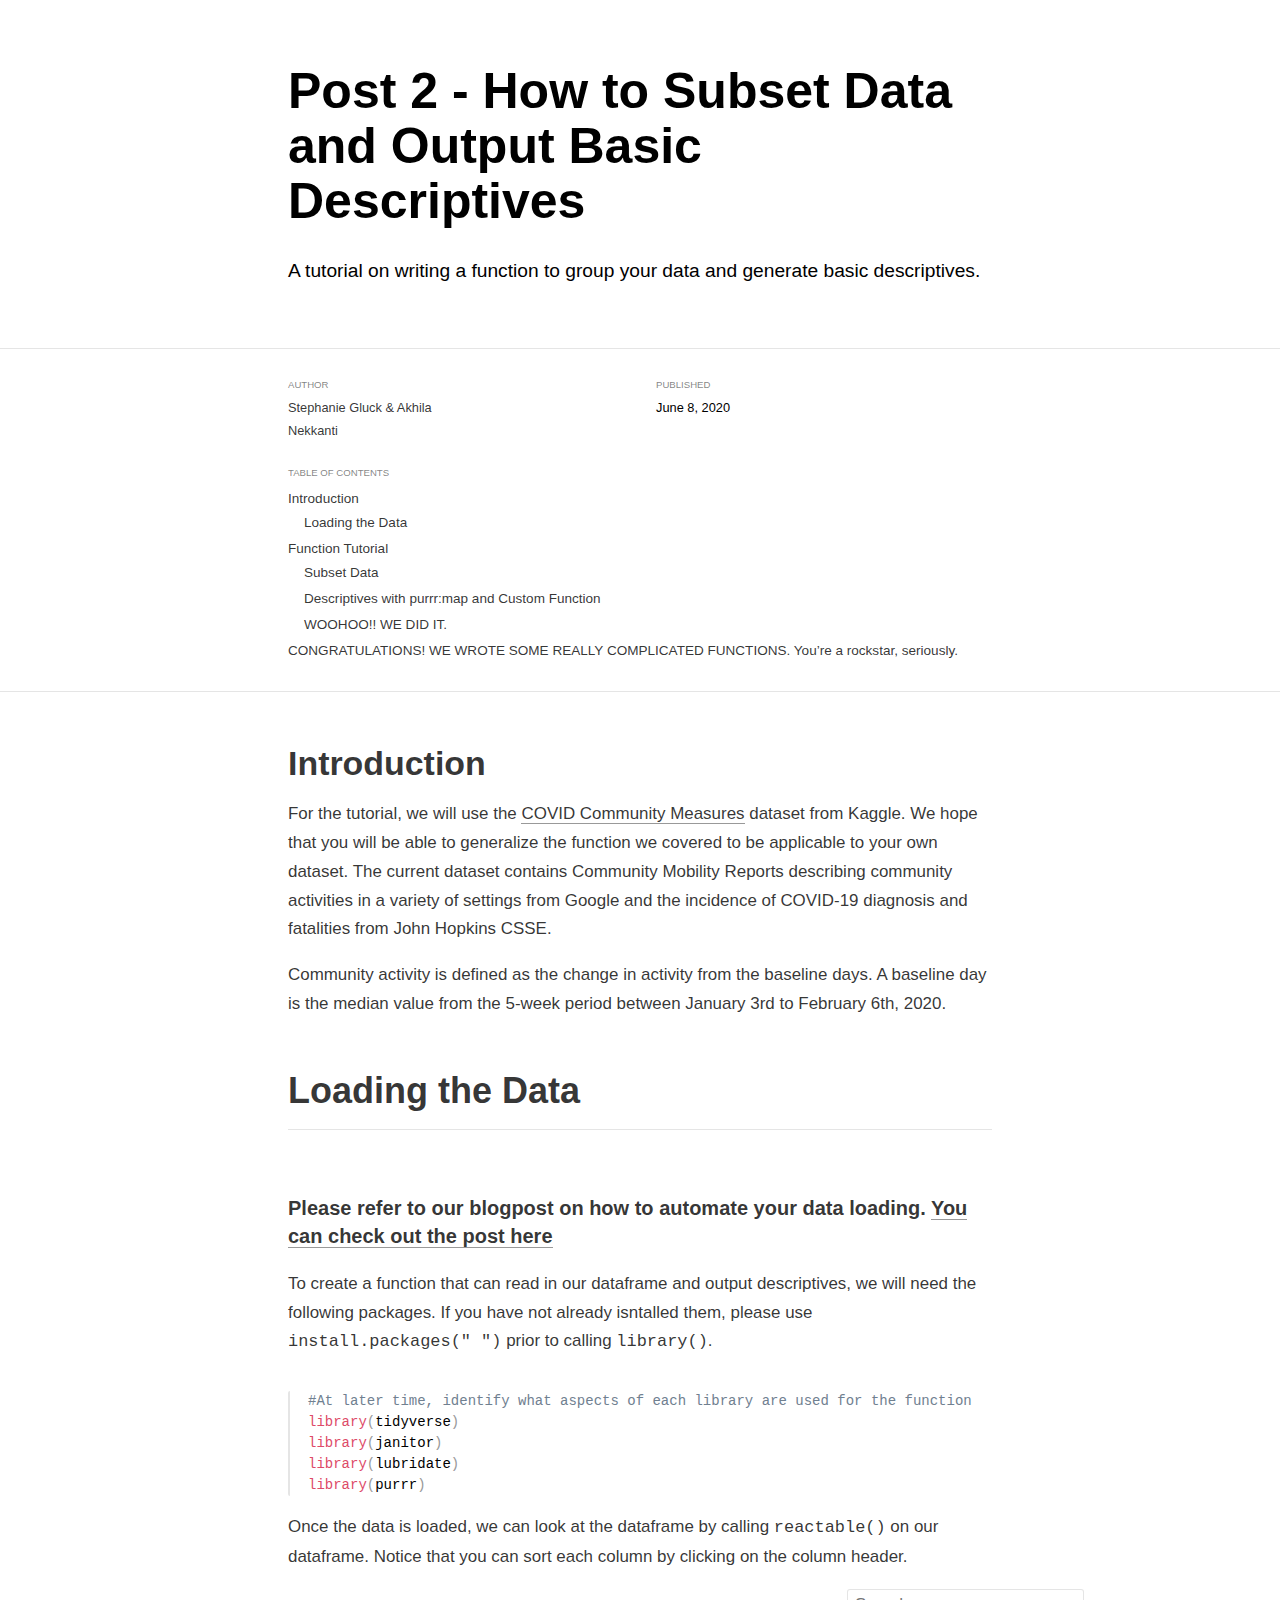
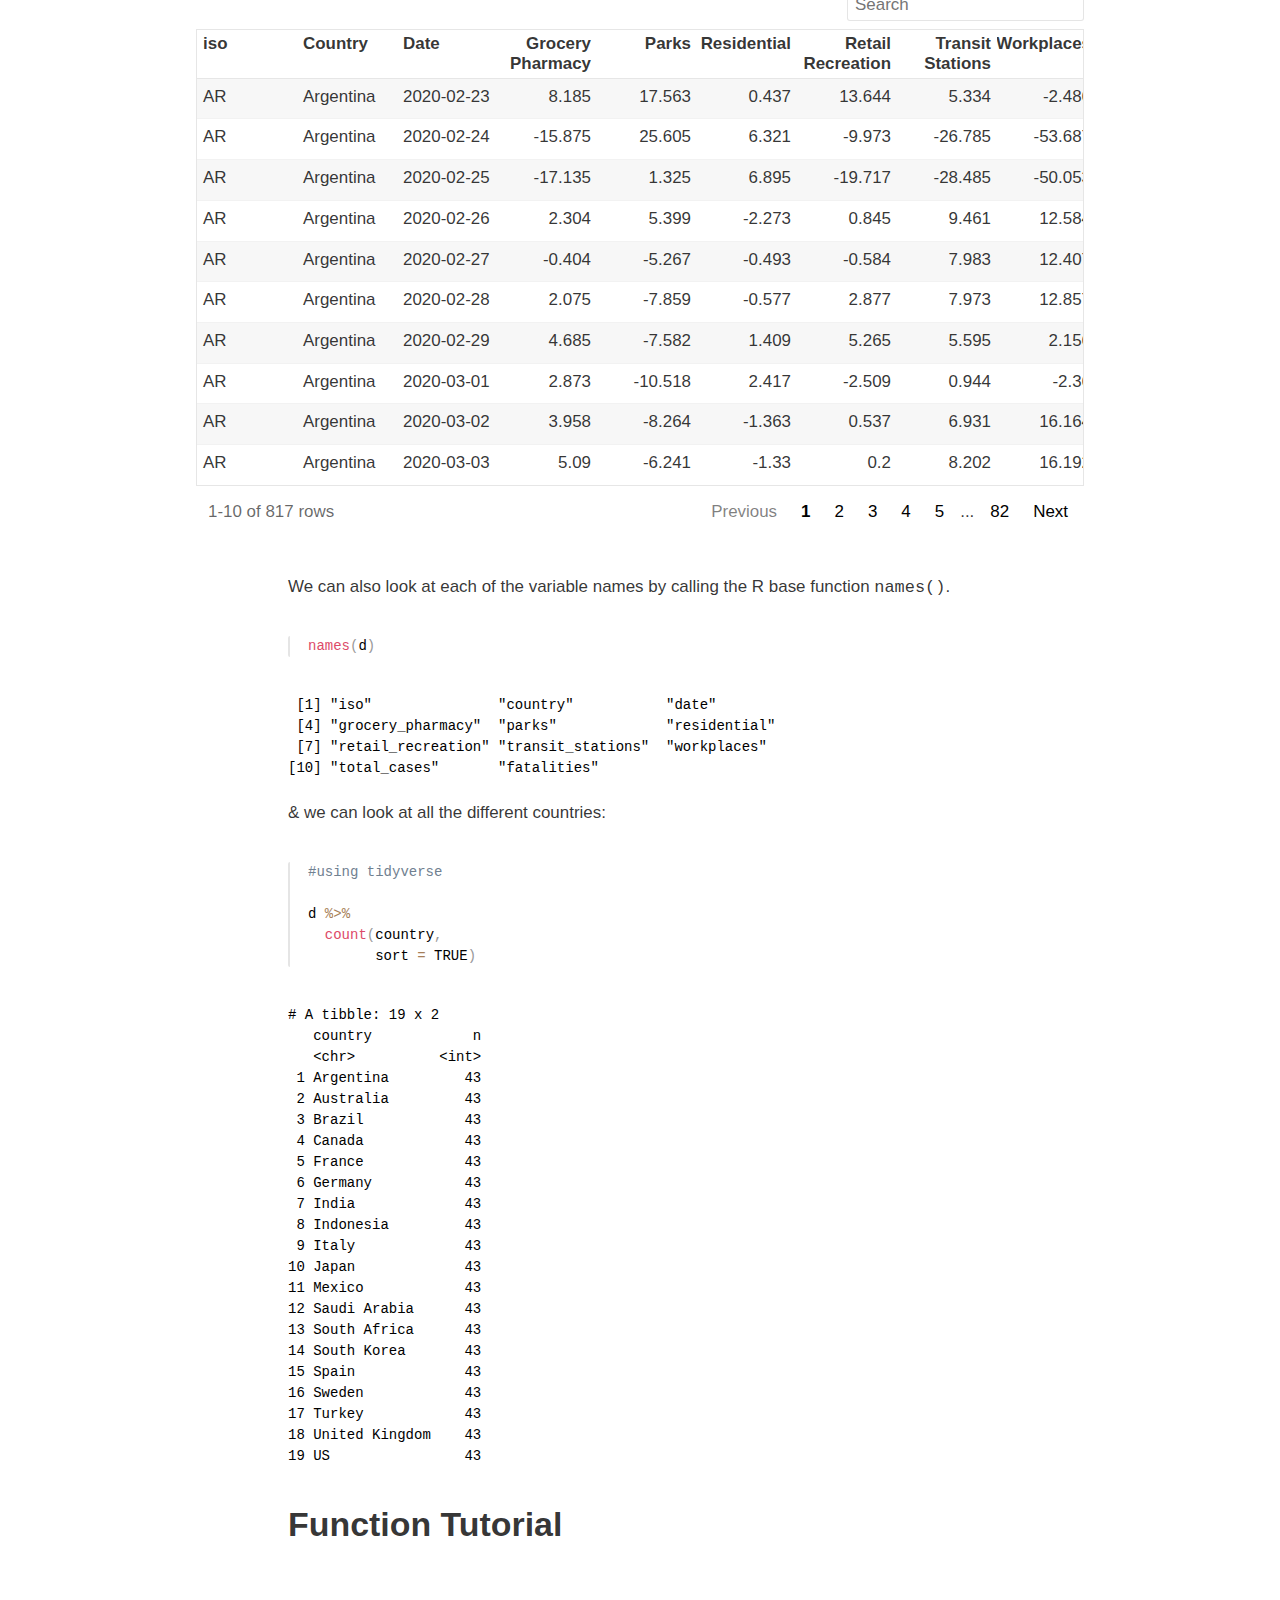
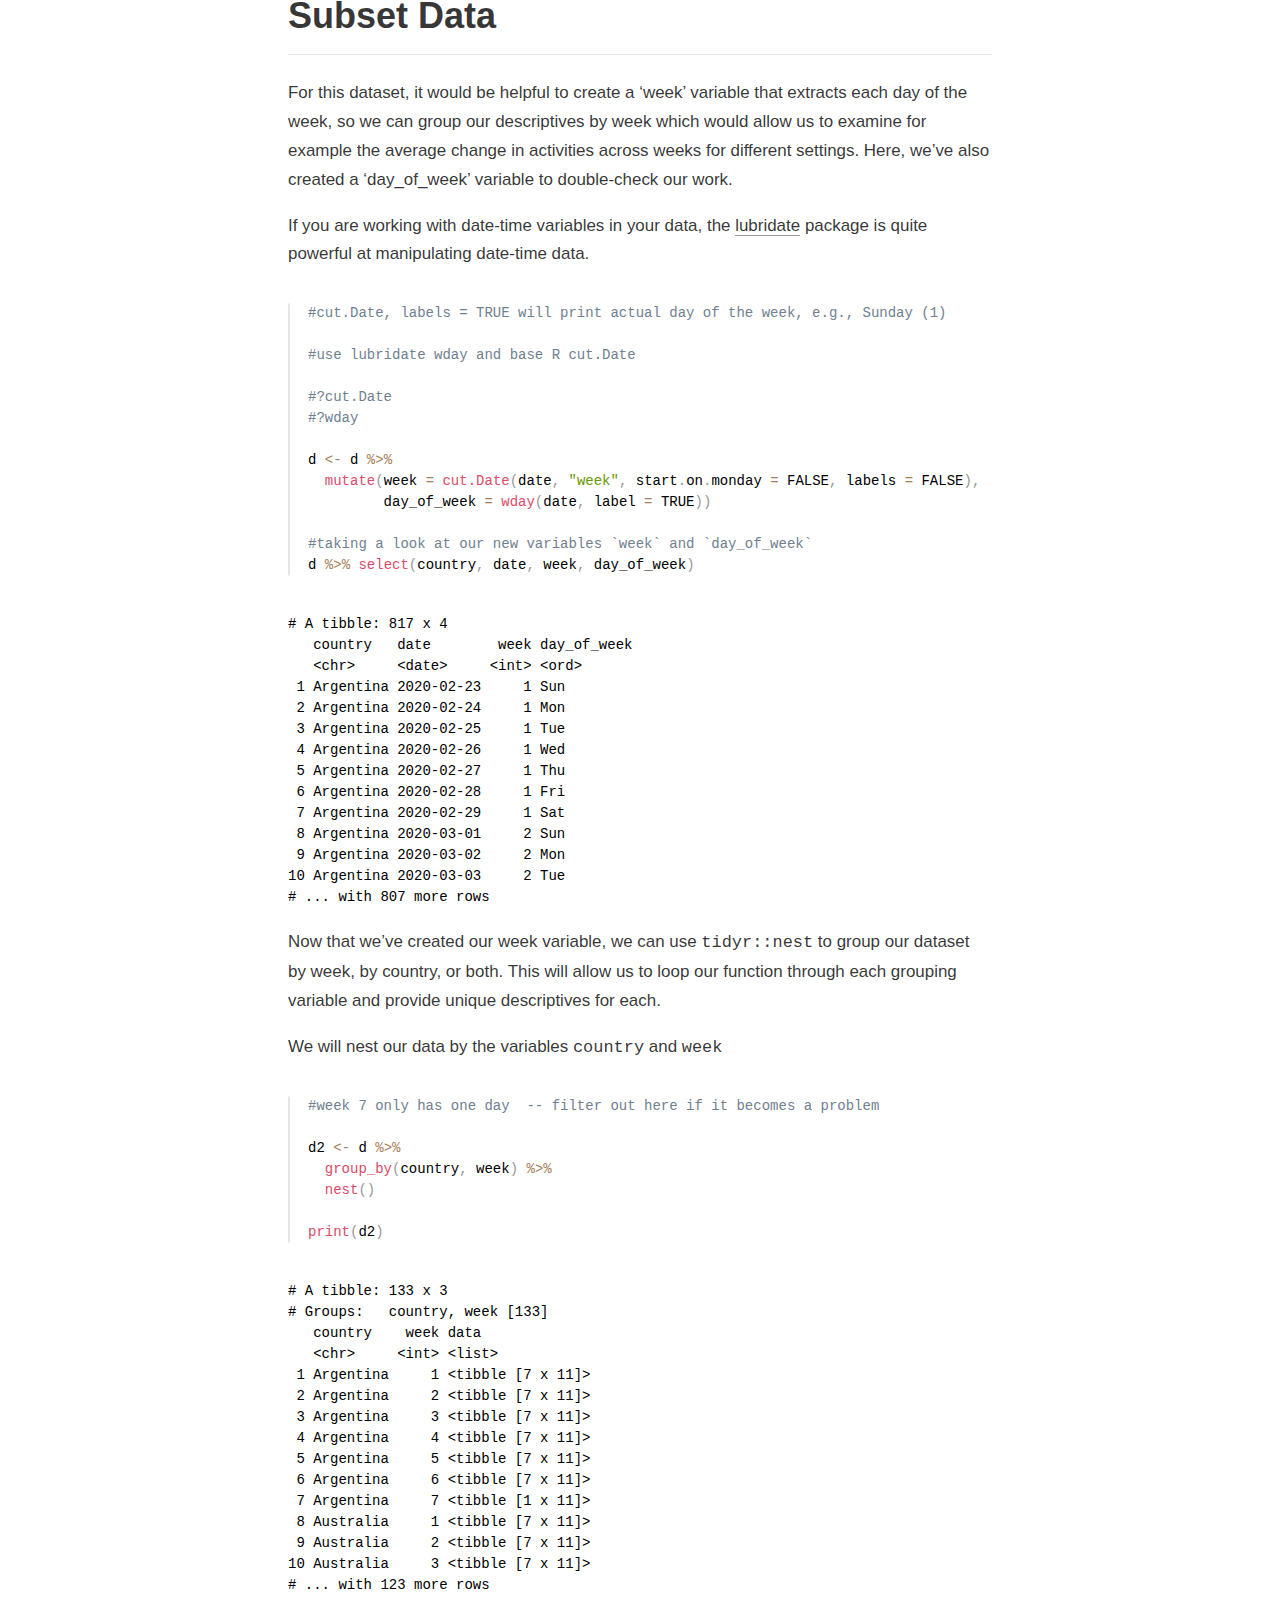
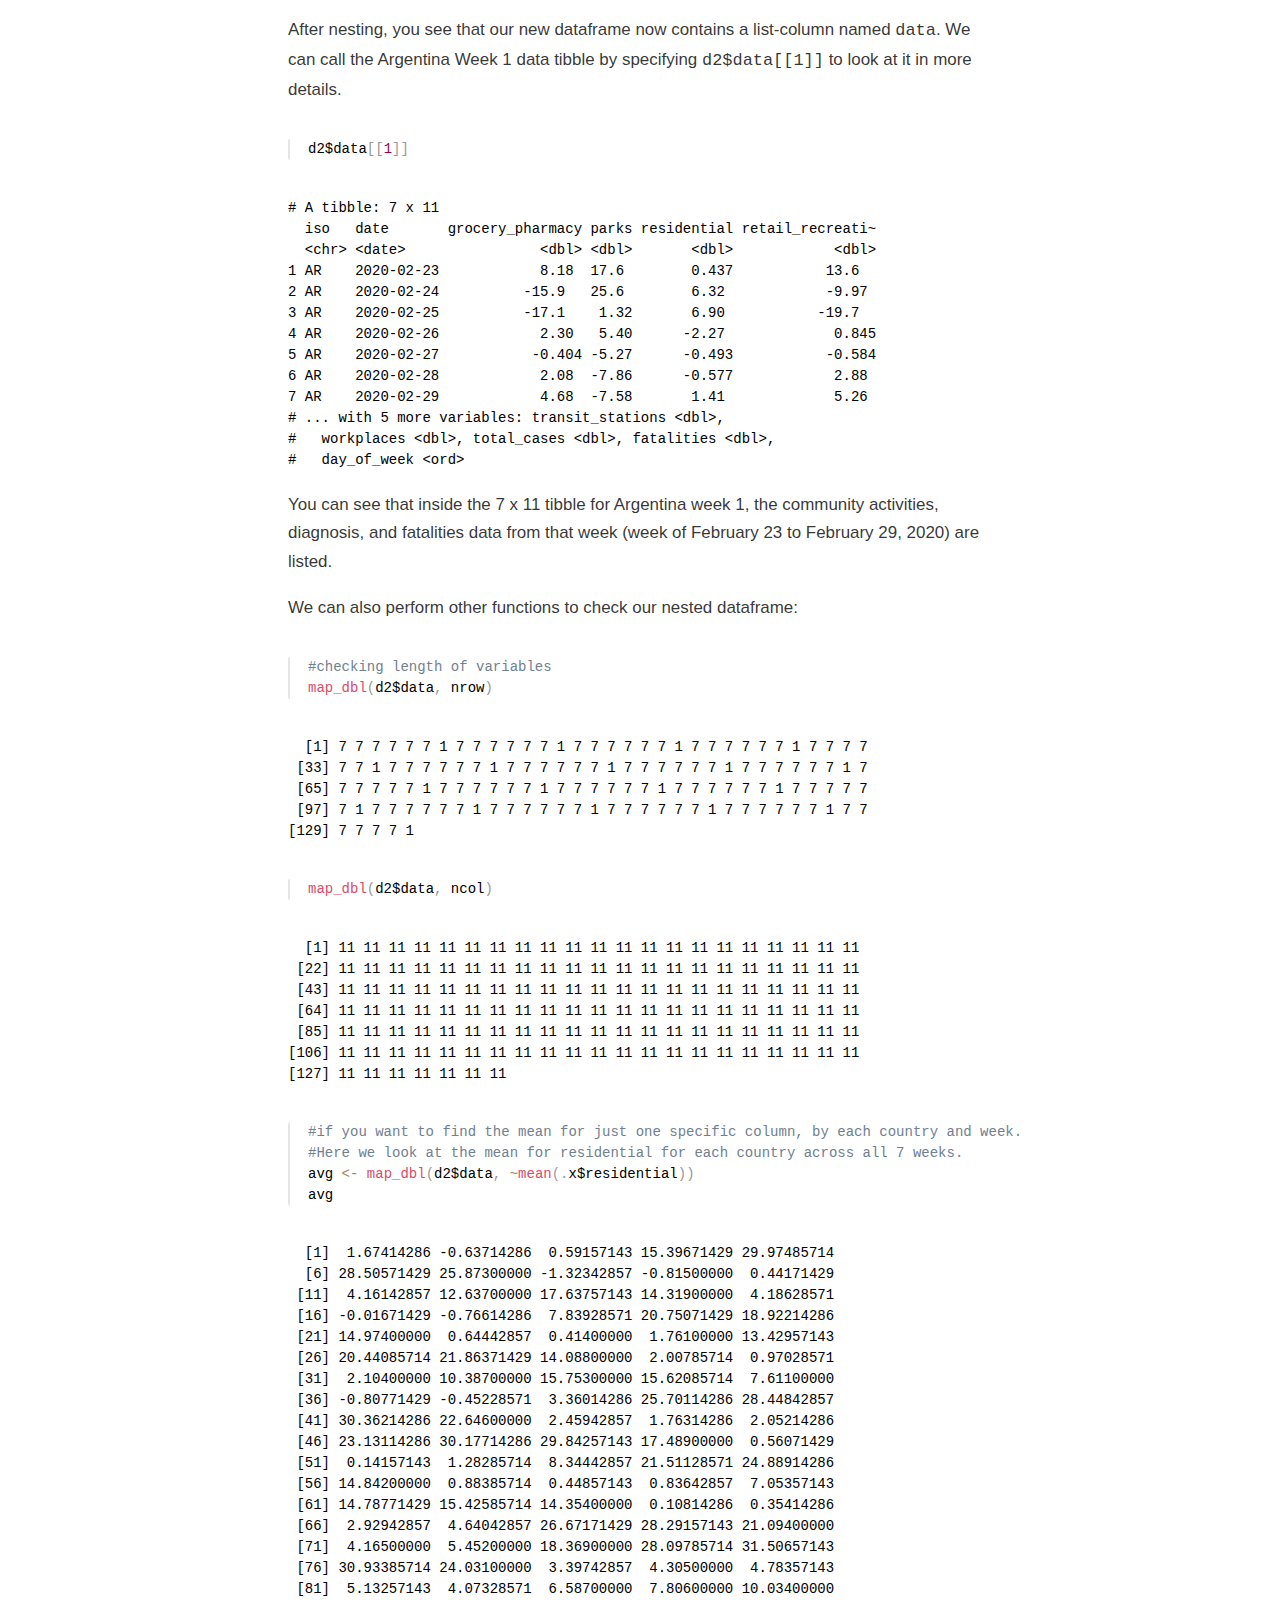
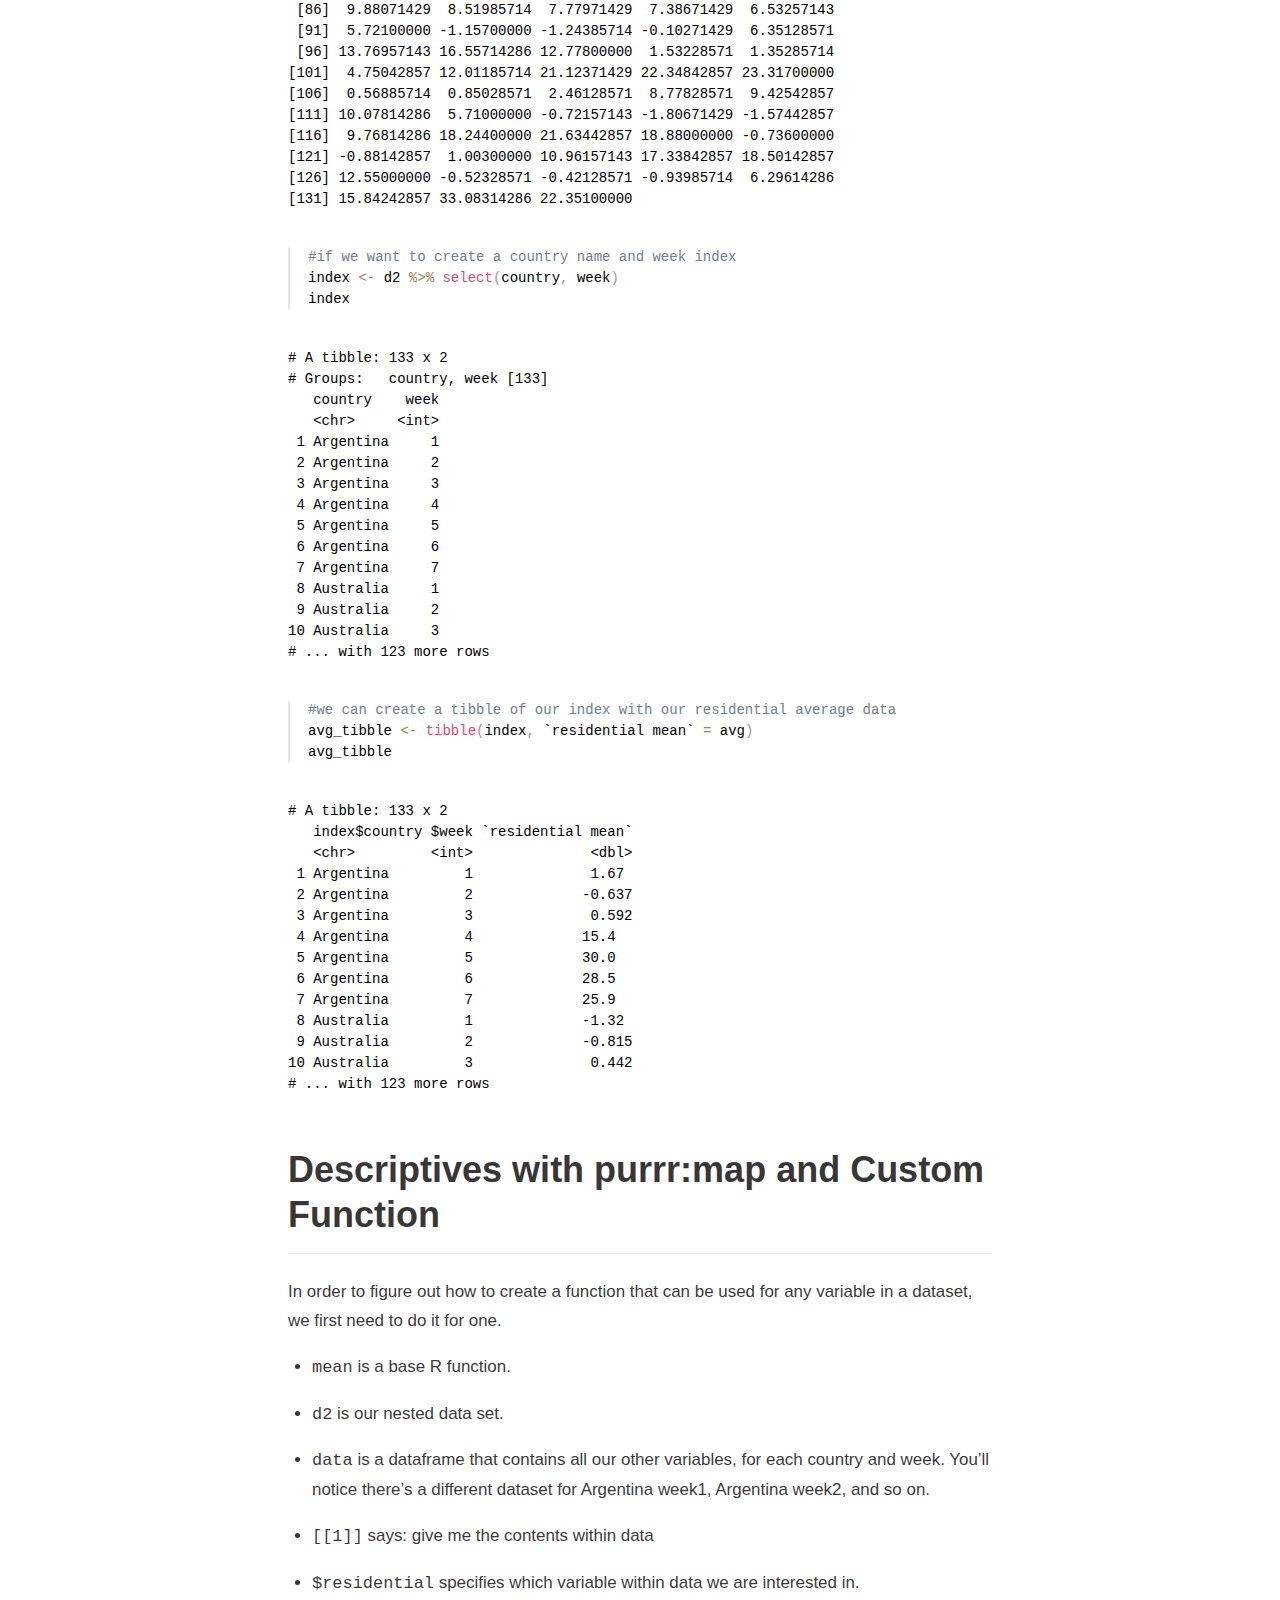
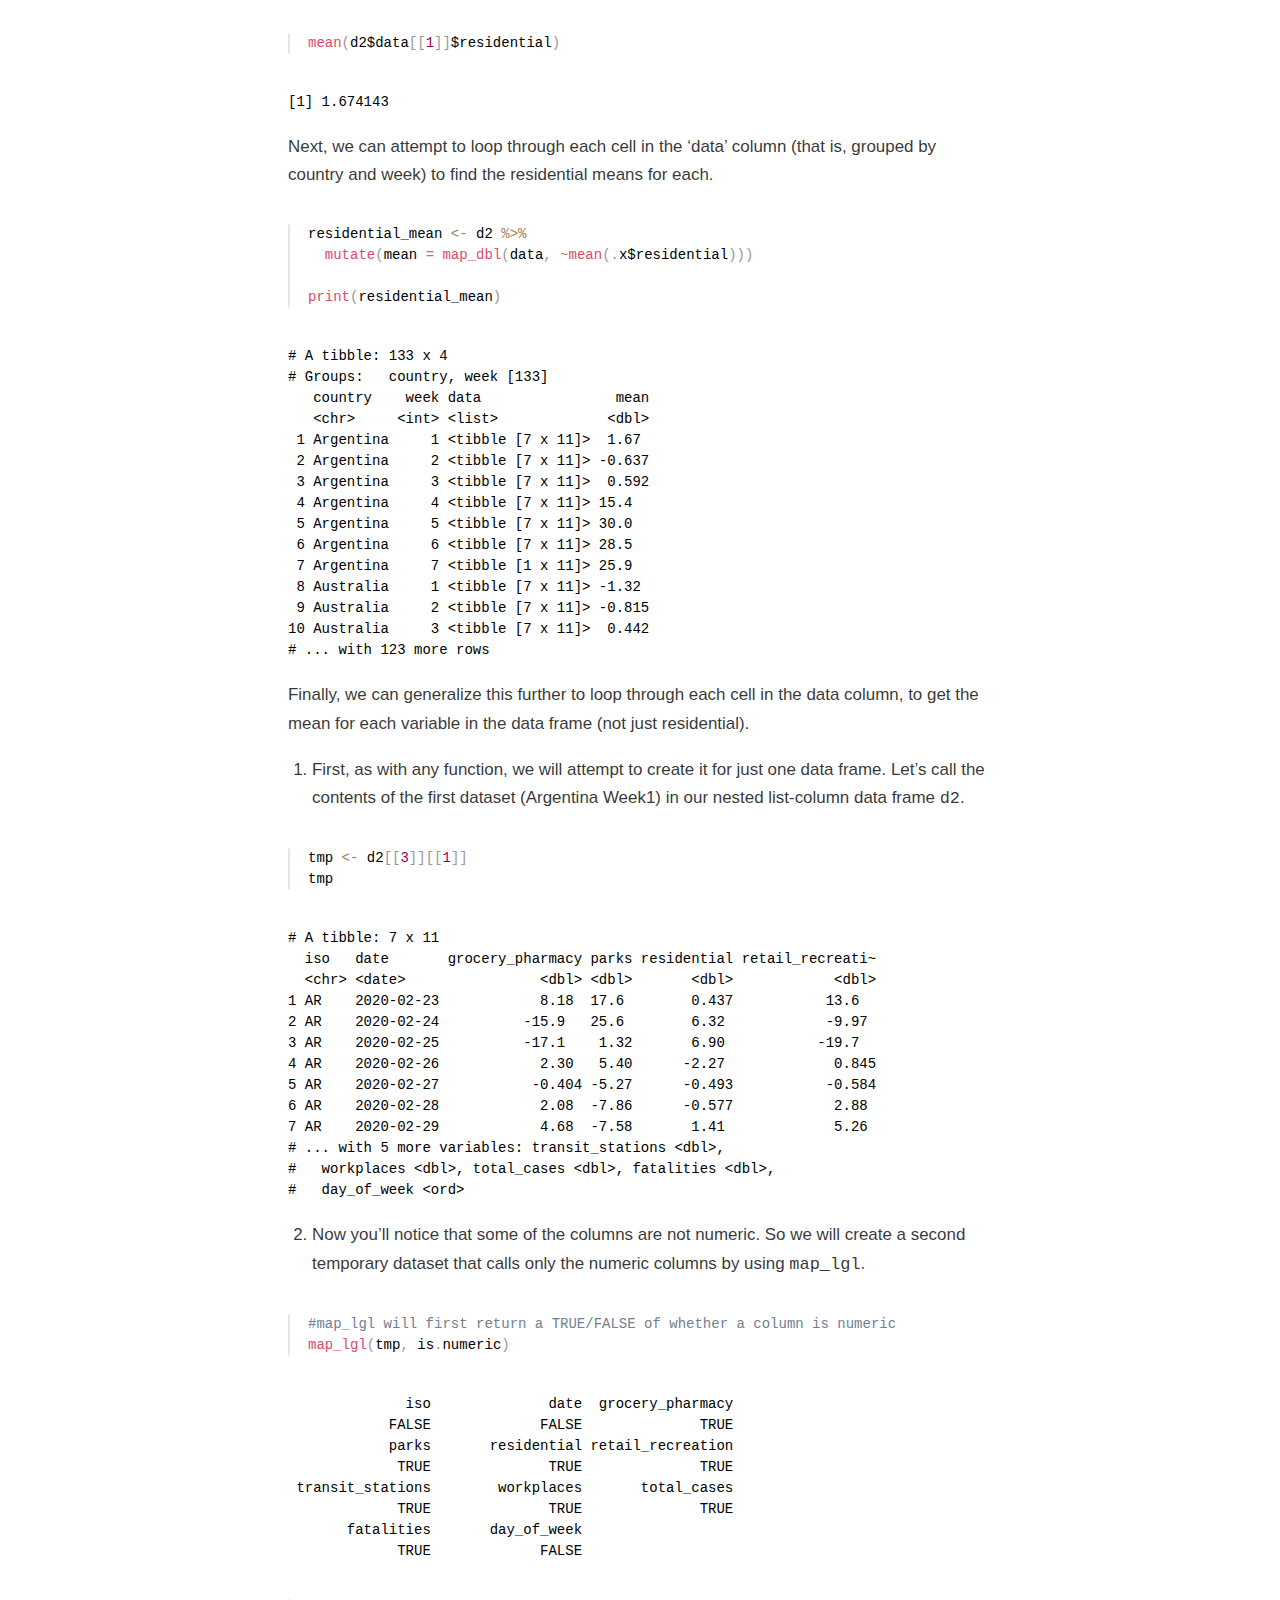
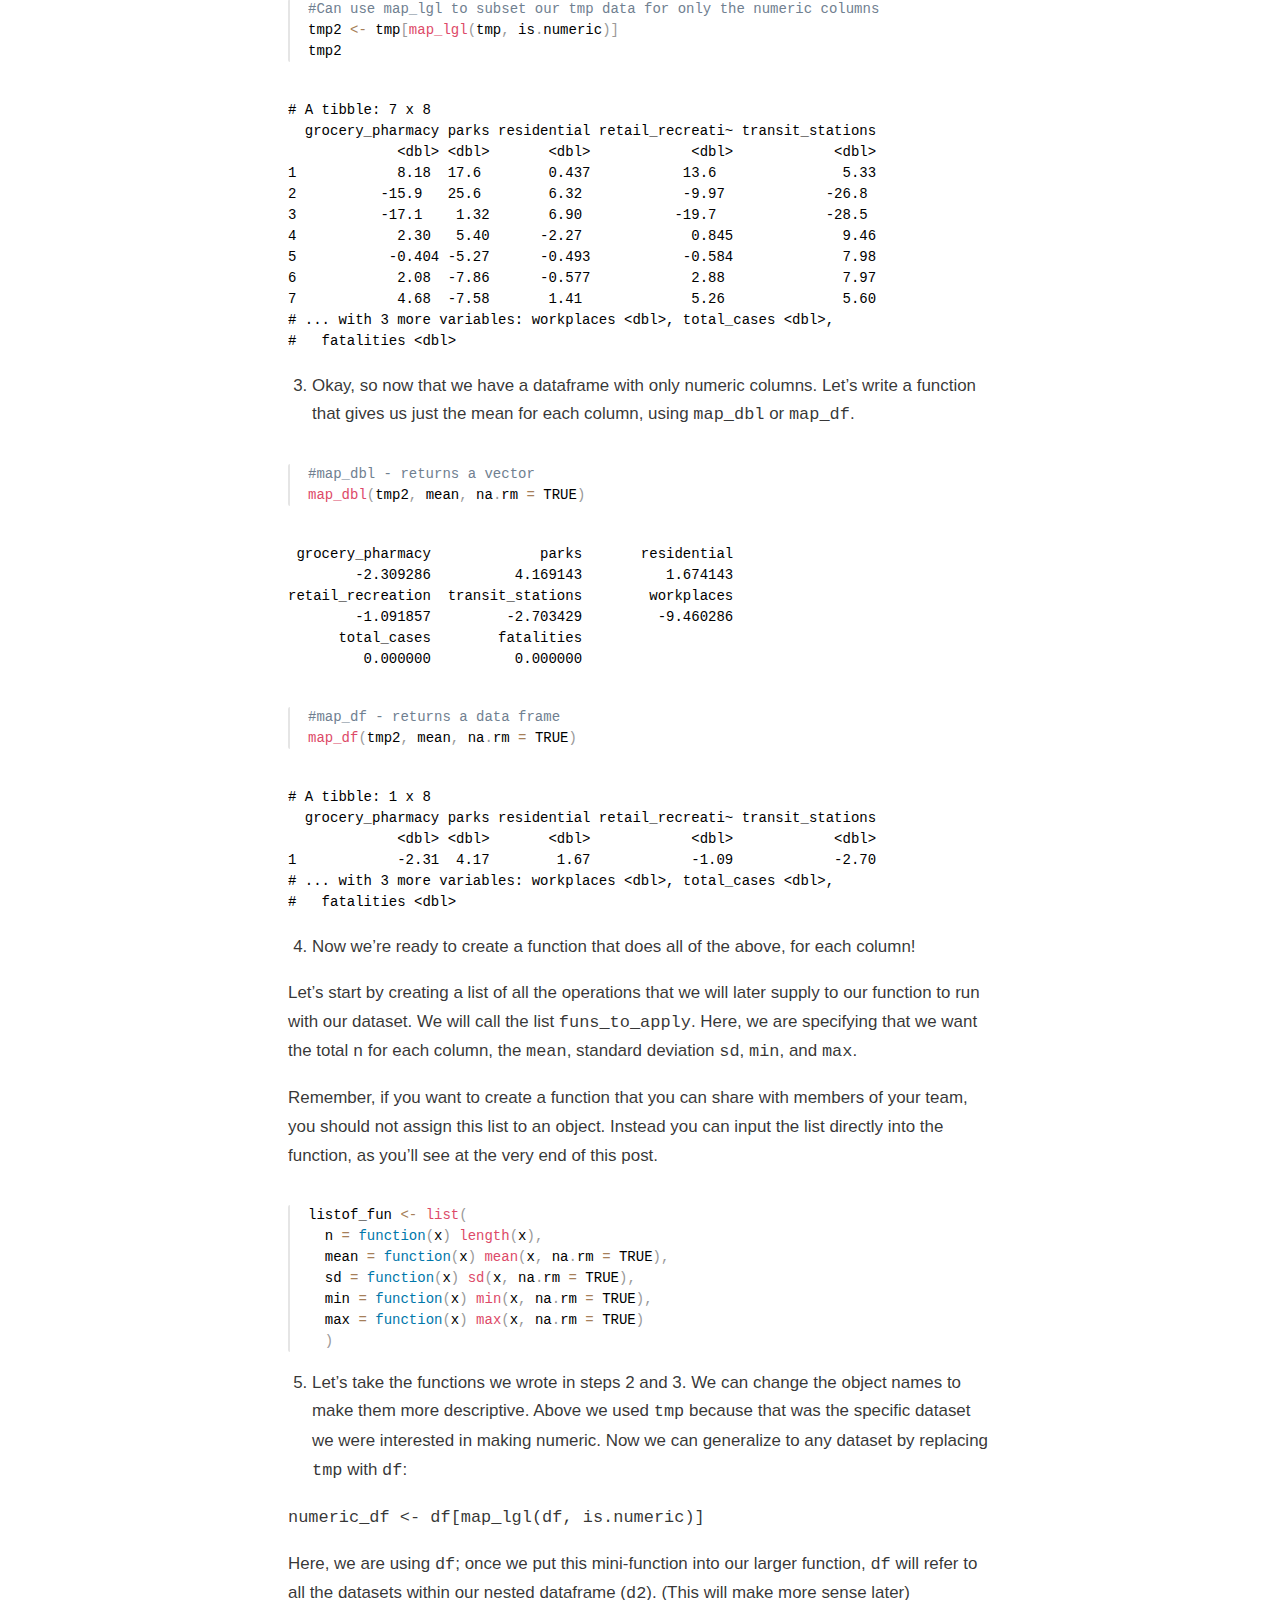
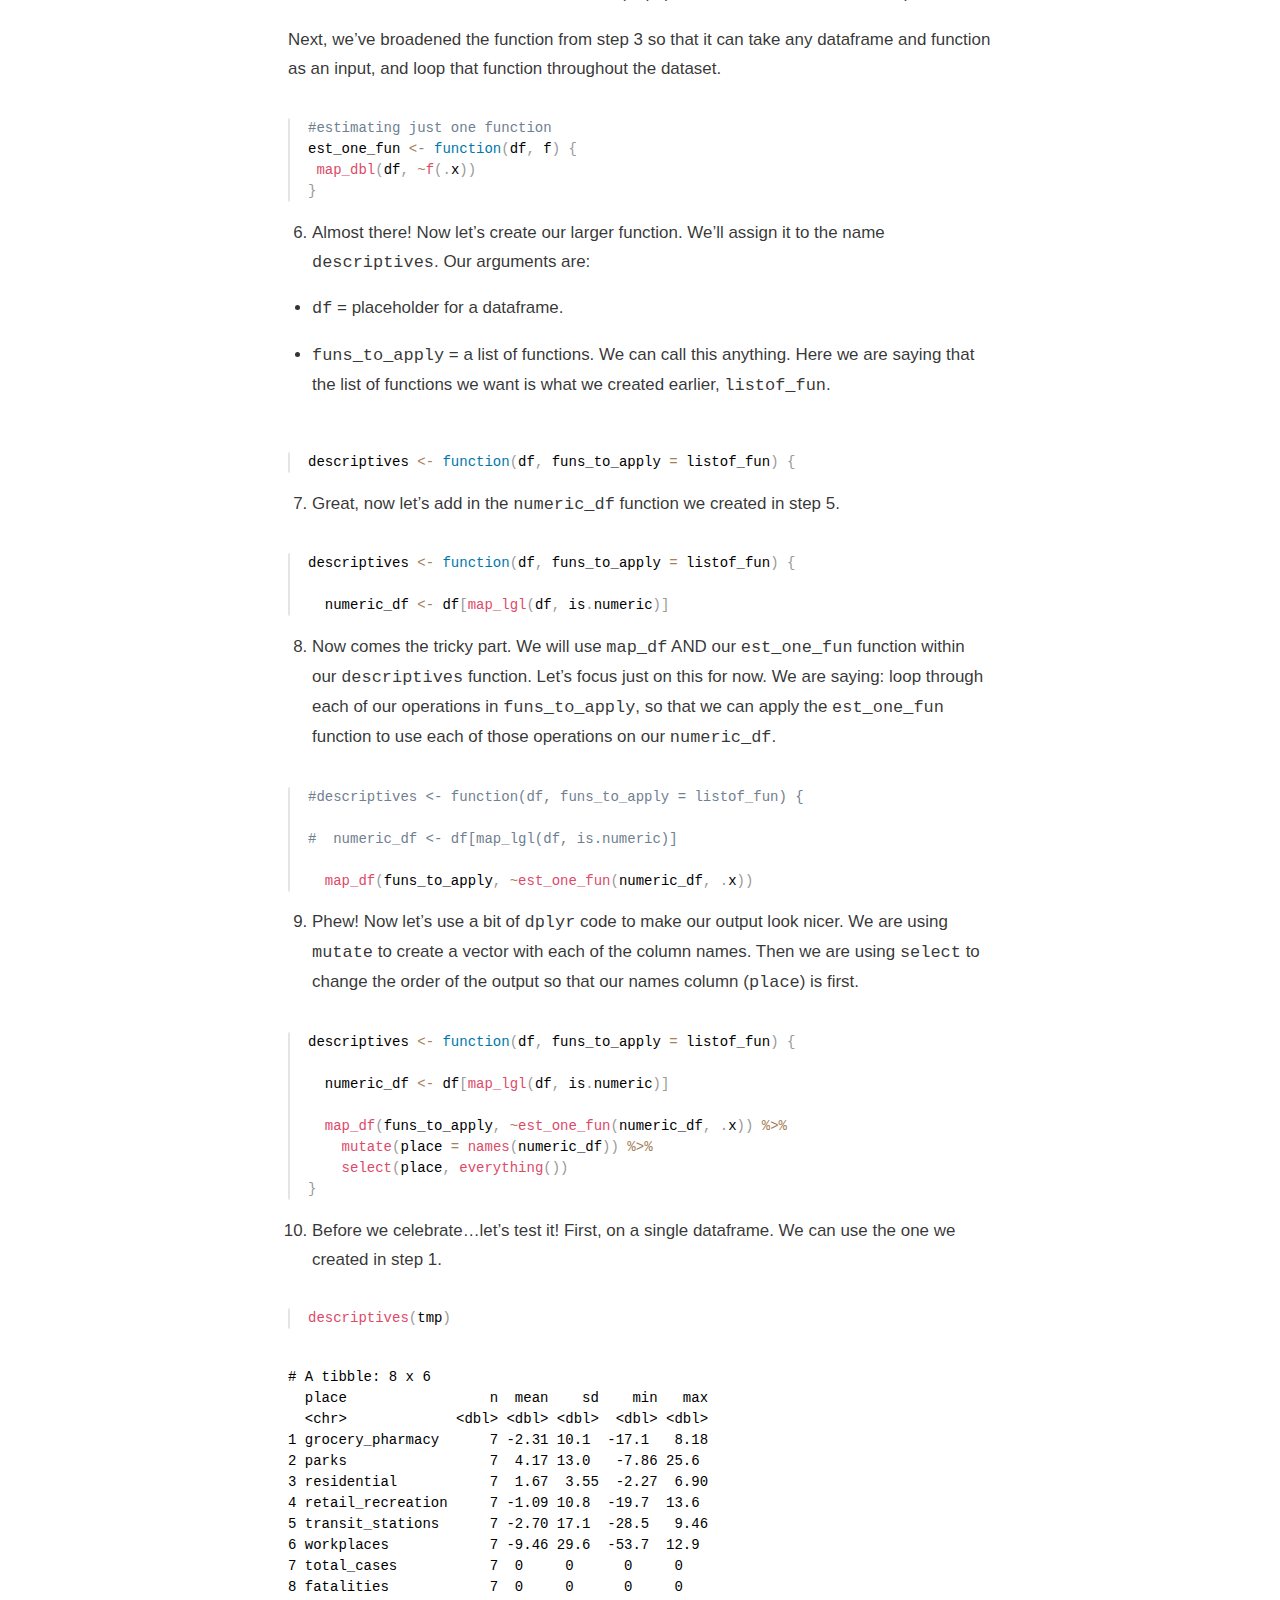
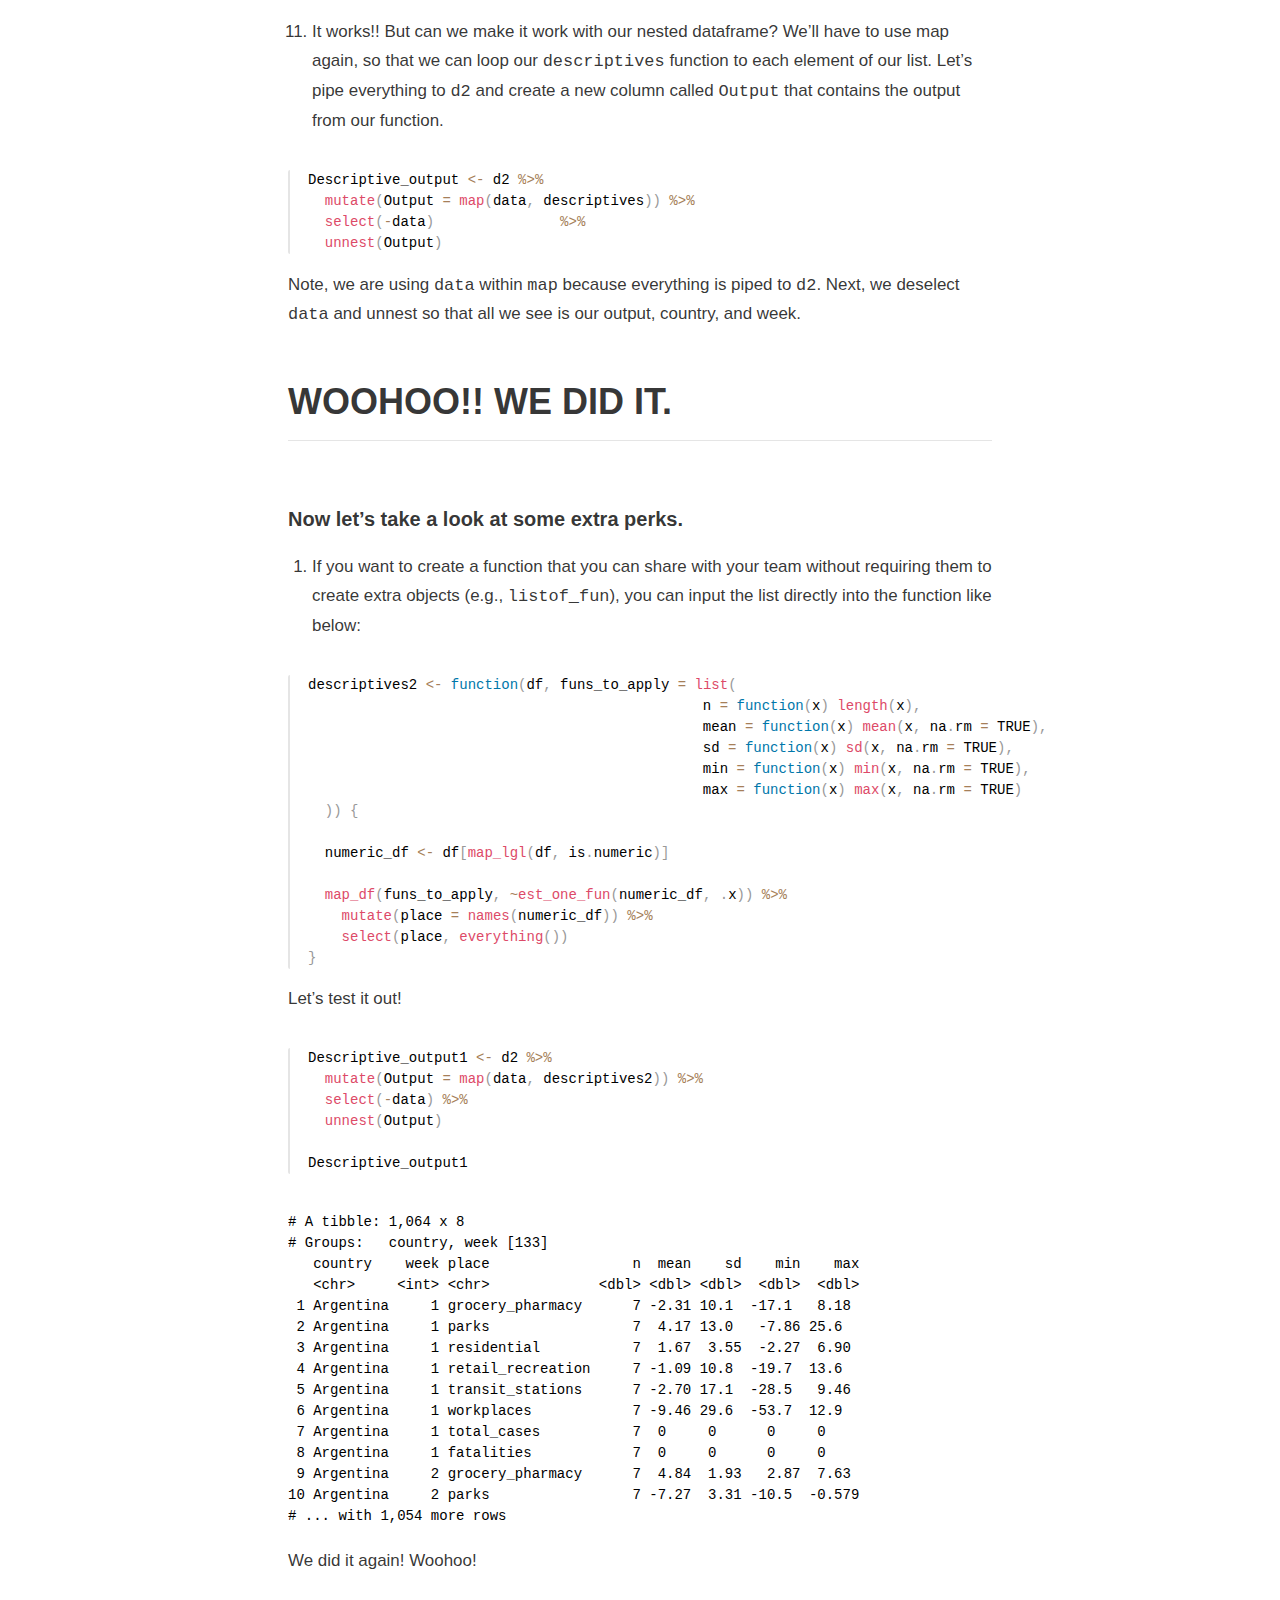
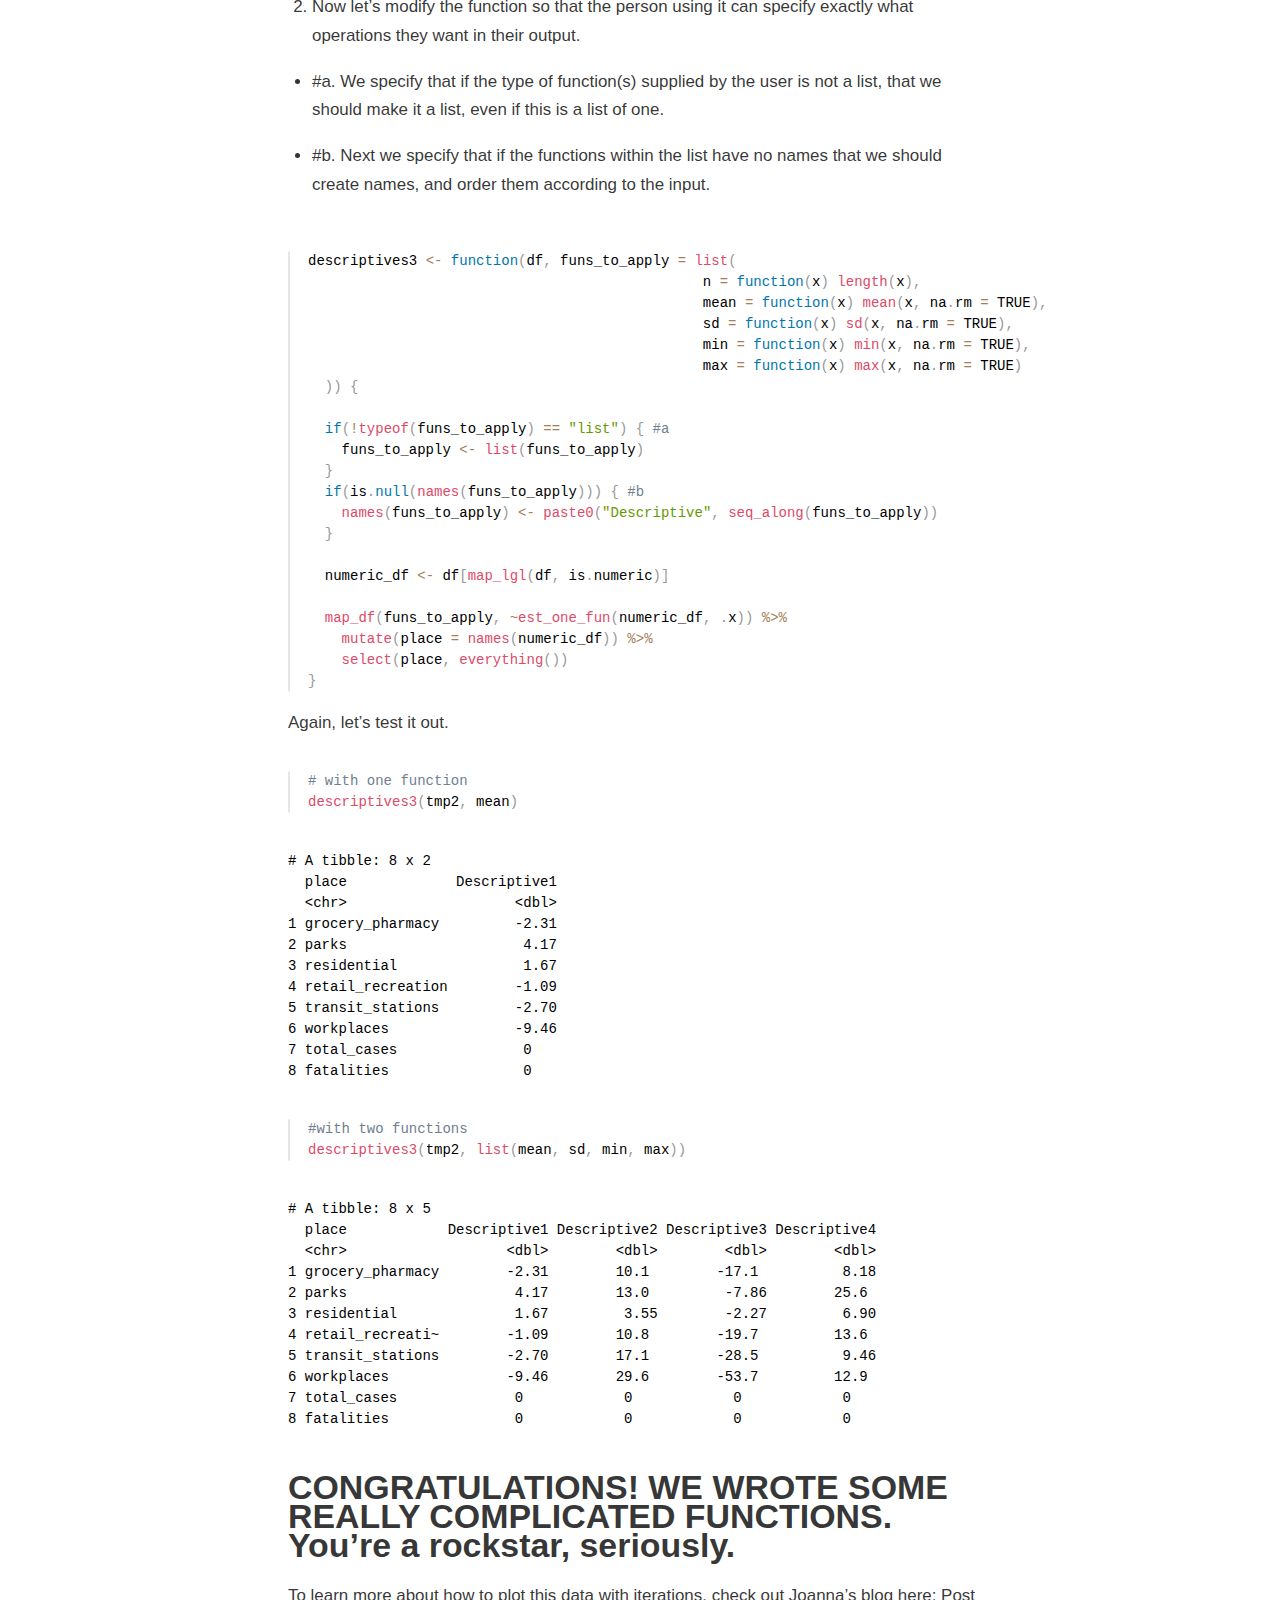
<file: _posts/2020-05-08-blog_post_2/blog_post_2.html>
<!DOCTYPE html>

<html xmlns="http://www.w3.org/1999/xhtml" lang="" xml:lang="">

<head>
  <meta charset="utf-8"/>
  <meta name="viewport" content="width=device-width, initial-scale=1"/>
  <meta http-equiv="X-UA-Compatible" content="IE=Edge,chrome=1"/>
  <meta name="generator" content="distill" />

  <style type="text/css">
  /* Hide doc at startup (prevent jankiness while JS renders/transforms) */
  body {
    visibility: hidden;
  }
  </style>

 <!--radix_placeholder_import_source-->
 <!--/radix_placeholder_import_source-->

  <!--radix_placeholder_meta_tags-->
  <title>Post 2 - How to Subset Data and Output Basic Descriptives</title>
  
  <meta property="description" itemprop="description" content="A tutorial on writing a function to group your data and generate basic descriptives."/>
  
  
  <!--  https://schema.org/Article -->
  <meta property="article:published" itemprop="datePublished" content="2020-06-08"/>
  <meta property="article:created" itemprop="dateCreated" content="2020-06-08"/>
  <meta name="article:author" content="Stephanie Gluck &amp; Akhila Nekkanti"/>
  
  <!--  https://developers.facebook.com/docs/sharing/webmasters#markup -->
  <meta property="og:title" content="Post 2 - How to Subset Data and Output Basic Descriptives"/>
  <meta property="og:type" content="article"/>
  <meta property="og:description" content="A tutorial on writing a function to group your data and generate basic descriptives."/>
  <meta property="og:locale" content="en_US"/>
  
  <!--  https://dev.twitter.com/cards/types/summary -->
  <meta property="twitter:card" content="summary"/>
  <meta property="twitter:title" content="Post 2 - How to Subset Data and Output Basic Descriptives"/>
  <meta property="twitter:description" content="A tutorial on writing a function to group your data and generate basic descriptives."/>
  
  <!--/radix_placeholder_meta_tags-->
  <!--radix_placeholder_rmarkdown_metadata-->
  
  <script type="text/json" id="radix-rmarkdown-metadata">
  {"type":"list","attributes":{"names":{"type":"character","attributes":{},"value":["title","description","author","date","output"]}},"value":[{"type":"character","attributes":{},"value":["Post 2 - How to Subset Data and Output Basic Descriptives"]},{"type":"character","attributes":{},"value":["A tutorial on writing a function to group your data and generate basic descriptives. \n"]},{"type":"list","attributes":{},"value":[{"type":"list","attributes":{"names":{"type":"character","attributes":{},"value":["name","url"]}},"value":[{"type":"character","attributes":{},"value":["Stephanie Gluck & Akhila Nekkanti"]},{"type":"character","attributes":{},"value":["https://s-gluck.github.io/funprog_blog"]}]}]},{"type":"character","attributes":{},"value":["06-08-2020"]},{"type":"list","attributes":{"names":{"type":"character","attributes":{},"value":["distill::distill_article"]}},"value":[{"type":"list","attributes":{"names":{"type":"character","attributes":{},"value":["self_contained","toc","toc_depth"]}},"value":[{"type":"logical","attributes":{},"value":[false]},{"type":"logical","attributes":{},"value":[true]},{"type":"integer","attributes":{},"value":[2]}]}]}]}
  </script>
  <!--/radix_placeholder_rmarkdown_metadata-->
  
  <script type="text/json" id="radix-resource-manifest">
  {"type":"character","attributes":{},"value":["blog_post_2_files/bowser-1.9.3/bowser.min.js","blog_post_2_files/core-js-2.5.3/LICENSE","blog_post_2_files/core-js-2.5.3/package.json","blog_post_2_files/core-js-2.5.3/shim.min.js","blog_post_2_files/distill-2.2.21/template.v2.js","blog_post_2_files/htmlwidgets-1.5.1/htmlwidgets.js","blog_post_2_files/jquery-1.11.3/jquery.min.js","blog_post_2_files/react-16.12.0/AUTHORS","blog_post_2_files/react-16.12.0/LICENSE.txt","blog_post_2_files/react-16.12.0/react-dom.min.js","blog_post_2_files/react-16.12.0/react.min.js","blog_post_2_files/reactable-binding-0.1.0.1/reactable.js","blog_post_2_files/reactwidget-1.0.0/react-tools.js","blog_post_2_files/reactwidget-1.0.0/react-tools.js.map","blog_post_2_files/webcomponents-2.0.0/webcomponents.js","stephaniepost.html","stephaniepost_files/bowser-1.9.3/bowser.min.js","stephaniepost_files/core-js-2.5.3/LICENSE","stephaniepost_files/core-js-2.5.3/package.json","stephaniepost_files/core-js-2.5.3/shim.min.js","stephaniepost_files/distill-2.2.21/template.v2.js","stephaniepost_files/htmlwidgets-1.5.1/htmlwidgets.js","stephaniepost_files/jquery-1.11.3/jquery.min.js","stephaniepost_files/react-16.12.0/AUTHORS","stephaniepost_files/react-16.12.0/LICENSE.txt","stephaniepost_files/react-16.12.0/react-dom.min.js","stephaniepost_files/react-16.12.0/react.min.js","stephaniepost_files/reactable-binding-0.1.0.1/reactable.js","stephaniepost_files/reactable-binding-0.1.0/reactable.js","stephaniepost_files/reactwidget-1.0.0/react-tools.js","stephaniepost_files/reactwidget-1.0.0/react-tools.js.map","stephaniepost_files/webcomponents-2.0.0/webcomponents.js"]}
  </script>
  <!--radix_placeholder_navigation_in_header-->
  <!--/radix_placeholder_navigation_in_header-->
  <!--radix_placeholder_distill-->
  
  <style type="text/css">
  
  body {
    background-color: white;
  }
  
  .pandoc-table {
    width: 100%;
  }
  
  .pandoc-table>caption {
    margin-bottom: 10px;
  }
  
  .pandoc-table th:not([align]) {
    text-align: left;
  }
  
  .pagedtable-footer {
    font-size: 15px;
  }
  
  .html-widget {
    margin-bottom: 2.0em;
  }
  
  .l-screen-inset {
    padding-right: 16px;
  }
  
  .l-screen .caption {
    margin-left: 10px;
  }
  
  .shaded {
    background: rgb(247, 247, 247);
    padding-top: 20px;
    padding-bottom: 20px;
    border-top: 1px solid rgba(0, 0, 0, 0.1);
    border-bottom: 1px solid rgba(0, 0, 0, 0.1);
  }
  
  .shaded .html-widget {
    margin-bottom: 0;
    border: 1px solid rgba(0, 0, 0, 0.1);
  }
  
  .shaded .shaded-content {
    background: white;
  }
  
  .text-output {
    margin-top: 0;
    line-height: 1.5em;
  }
  
  .hidden {
    display: none !important;
  }
  
  d-article {
    padding-bottom: 30px;
  }
  
  d-appendix {
    padding-top: 30px;
  }
  
  d-article>p>img {
    width: 100%;
  }
  
  d-article iframe {
    border: 1px solid rgba(0, 0, 0, 0.1);
    margin-bottom: 2.0em;
    width: 100%;
  }
  
  figure img.external {
    background: white;
    border: 1px solid rgba(0, 0, 0, 0.1);
    box-shadow: 0 1px 8px rgba(0, 0, 0, 0.1);
    padding: 18px;
    box-sizing: border-box;
  }
  
  /* CSS for table of contents */
  
  .d-toc {
    color: rgba(0,0,0,0.8);
    font-size: 0.8em;
    line-height: 1em;
  }
  
  .d-toc-header {
    font-size: 0.6rem;
    font-weight: 400;
    color: rgba(0, 0, 0, 0.5);
    text-transform: uppercase;
    margin-top: 0;
    margin-bottom: 1.3em;
  }
  
  .d-toc a {
    border-bottom: none;
  }
  
  .d-toc ul {
    padding-left: 0;
  }
  
  .d-toc li>ul {
    padding-top: 0.8em;
    padding-left: 16px;
    margin-bottom: 0.6em;
  }
  
  .d-toc ul,
  .d-toc li {
    list-style-type: none;
  }
  
  .d-toc li {
    margin-bottom: 0.9em;
  }
  
  .d-toc-separator {
    margin-top: 20px;
    margin-bottom: 2em;
  }
  
  .d-article-with-toc {
    border-top: none;
    padding-top: 0;
  }
  
  
  
  /* Tweak code blocks (note that this CSS is repeated above in an injection
     into the d-code shadow dom) */
  
  d-code {
    overflow-x: auto !important;
  }
  
  pre.d-code code.d-code {
    padding-left: 10px;
    font-size: 12px;
    border-left: 2px solid rgba(0,0,0,0.1);
  }
  
  pre.text-output {
  
    font-size: 12px;
    color: black;
    background: none;
    font-family: Consolas, Monaco, 'Andale Mono', 'Ubuntu Mono', monospace;
    text-align: left;
    white-space: pre;
    word-spacing: normal;
    word-break: normal;
    word-wrap: normal;
    line-height: 1.5;
  
    -moz-tab-size: 4;
    -o-tab-size: 4;
    tab-size: 4;
  
    -webkit-hyphens: none;
    -moz-hyphens: none;
    -ms-hyphens: none;
    hyphens: none;
  }
  
  @media(min-width: 768px) {
  
  d-code {
    overflow-x: visible !important;
  }
  
  pre.d-code code.d-code  {
      padding-left: 18px;
      font-size: 14px;
  }
  pre.text-output {
    font-size: 14px;
  }
  }
  
  /* Figure */
  
  .figure {
    position: relative;
    margin-bottom: 2.5em;
    margin-top: 1.5em;
  }
  
  .figure img {
    width: 100%;
  }
  
  .figure .caption {
    color: rgba(0, 0, 0, 0.6);
    font-size: 12px;
    line-height: 1.5em;
  }
  
  .figure img.external {
    background: white;
    border: 1px solid rgba(0, 0, 0, 0.1);
    box-shadow: 0 1px 8px rgba(0, 0, 0, 0.1);
    padding: 18px;
    box-sizing: border-box;
  }
  
  .figure .caption a {
    color: rgba(0, 0, 0, 0.6);
  }
  
  .figure .caption b,
  .figure .caption strong, {
    font-weight: 600;
    color: rgba(0, 0, 0, 1.0);
  }
  
  
  
  /* Tweak 1000px media break to show more text */
  
  @media(min-width: 1000px) {
    .base-grid,
    distill-header,
    d-title,
    d-abstract,
    d-article,
    d-appendix,
    distill-appendix,
    d-byline,
    d-footnote-list,
    d-citation-list,
    distill-footer {
      grid-template-columns: [screen-start] 1fr [page-start kicker-start] 80px [middle-start] 50px [text-start kicker-end] 65px 65px 65px 65px 65px 65px 65px 65px [text-end gutter-start] 65px [middle-end] 65px [page-end gutter-end] 1fr [screen-end];
      grid-column-gap: 16px;
    }
  
    .grid {
      grid-column-gap: 16px;
    }
  
    d-article {
      font-size: 1.06rem;
      line-height: 1.7em;
    }
    figure .caption, .figure .caption, figure figcaption {
      font-size: 13px;
    }
  }
  
  @media(min-width: 1180px) {
    .base-grid,
    distill-header,
    d-title,
    d-abstract,
    d-article,
    d-appendix,
    distill-appendix,
    d-byline,
    d-footnote-list,
    d-citation-list,
    distill-footer {
      grid-template-columns: [screen-start] 1fr [page-start kicker-start] 60px [middle-start] 60px [text-start kicker-end] 60px 60px 60px 60px 60px 60px 60px 60px [text-end gutter-start] 60px [middle-end] 60px [page-end gutter-end] 1fr [screen-end];
      grid-column-gap: 32px;
    }
  
    .grid {
      grid-column-gap: 32px;
    }
  }
  
  
  /* Get the citation styles for the appendix (not auto-injected on render since
     we do our own rendering of the citation appendix) */
  
  d-appendix .citation-appendix,
  .d-appendix .citation-appendix {
    font-size: 11px;
    line-height: 15px;
    border-left: 1px solid rgba(0, 0, 0, 0.1);
    padding-left: 18px;
    border: 1px solid rgba(0,0,0,0.1);
    background: rgba(0, 0, 0, 0.02);
    padding: 10px 18px;
    border-radius: 3px;
    color: rgba(150, 150, 150, 1);
    overflow: hidden;
    margin-top: -12px;
    white-space: pre-wrap;
    word-wrap: break-word;
  }
  
  
  /* Social footer */
  
  .social_footer {
    margin-top: 30px;
    margin-bottom: 0;
    color: rgba(0,0,0,0.67);
  }
  
  .disqus-comments {
    margin-right: 30px;
  }
  
  .disqus-comment-count {
    border-bottom: 1px solid rgba(0, 0, 0, 0.4);
    cursor: pointer;
  }
  
  #disqus_thread {
    margin-top: 30px;
  }
  
  .article-sharing a {
    border-bottom: none;
    margin-right: 8px;
  }
  
  .article-sharing a:hover {
    border-bottom: none;
  }
  
  .sidebar-section.subscribe {
    font-size: 12px;
    line-height: 1.6em;
  }
  
  .subscribe p {
    margin-bottom: 0.5em;
  }
  
  
  .article-footer .subscribe {
    font-size: 15px;
    margin-top: 45px;
  }
  
  
  /* Improve display for browsers without grid (IE/Edge <= 15) */
  
  .downlevel {
    line-height: 1.6em;
    font-family: -apple-system, BlinkMacSystemFont, "Segoe UI", Roboto, Oxygen, Ubuntu, Cantarell, "Fira Sans", "Droid Sans", "Helvetica Neue", Arial, sans-serif;
    margin: 0;
  }
  
  .downlevel .d-title {
    padding-top: 6rem;
    padding-bottom: 1.5rem;
  }
  
  .downlevel .d-title h1 {
    font-size: 50px;
    font-weight: 700;
    line-height: 1.1em;
    margin: 0 0 0.5rem;
  }
  
  .downlevel .d-title p {
    font-weight: 300;
    font-size: 1.2rem;
    line-height: 1.55em;
    margin-top: 0;
  }
  
  .downlevel .d-byline {
    padding-top: 0.8em;
    padding-bottom: 0.8em;
    font-size: 0.8rem;
    line-height: 1.8em;
  }
  
  .downlevel .section-separator {
    border: none;
    border-top: 1px solid rgba(0, 0, 0, 0.1);
  }
  
  .downlevel .d-article {
    font-size: 1.06rem;
    line-height: 1.7em;
    padding-top: 1rem;
    padding-bottom: 2rem;
  }
  
  
  .downlevel .d-appendix {
    padding-left: 0;
    padding-right: 0;
    max-width: none;
    font-size: 0.8em;
    line-height: 1.7em;
    margin-bottom: 0;
    color: rgba(0,0,0,0.5);
    padding-top: 40px;
    padding-bottom: 48px;
  }
  
  .downlevel .footnotes ol {
    padding-left: 13px;
  }
  
  .downlevel .base-grid,
  .downlevel .distill-header,
  .downlevel .d-title,
  .downlevel .d-abstract,
  .downlevel .d-article,
  .downlevel .d-appendix,
  .downlevel .distill-appendix,
  .downlevel .d-byline,
  .downlevel .d-footnote-list,
  .downlevel .d-citation-list,
  .downlevel .distill-footer,
  .downlevel .appendix-bottom,
  .downlevel .posts-container {
    padding-left: 40px;
    padding-right: 40px;
  }
  
  @media(min-width: 768px) {
    .downlevel .base-grid,
    .downlevel .distill-header,
    .downlevel .d-title,
    .downlevel .d-abstract,
    .downlevel .d-article,
    .downlevel .d-appendix,
    .downlevel .distill-appendix,
    .downlevel .d-byline,
    .downlevel .d-footnote-list,
    .downlevel .d-citation-list,
    .downlevel .distill-footer,
    .downlevel .appendix-bottom,
    .downlevel .posts-container {
    padding-left: 150px;
    padding-right: 150px;
    max-width: 900px;
  }
  }
  
  .downlevel pre code {
    display: block;
    border-left: 2px solid rgba(0, 0, 0, .1);
    padding: 0 0 0 20px;
    font-size: 14px;
  }
  
  .downlevel code, .downlevel pre {
    color: black;
    background: none;
    font-family: Consolas, Monaco, 'Andale Mono', 'Ubuntu Mono', monospace;
    text-align: left;
    white-space: pre;
    word-spacing: normal;
    word-break: normal;
    word-wrap: normal;
    line-height: 1.5;
  
    -moz-tab-size: 4;
    -o-tab-size: 4;
    tab-size: 4;
  
    -webkit-hyphens: none;
    -moz-hyphens: none;
    -ms-hyphens: none;
    hyphens: none;
  }
  
  </style>
  
  <script type="application/javascript">
  
  function is_downlevel_browser() {
    if (bowser.isUnsupportedBrowser({ msie: "12", msedge: "16"},
                                   window.navigator.userAgent)) {
      return true;
    } else {
      return window.load_distill_framework === undefined;
    }
  }
  
  // show body when load is complete
  function on_load_complete() {
  
    // set body to visible
    document.body.style.visibility = 'visible';
  
    // force redraw for leaflet widgets
    if (window.HTMLWidgets) {
      var maps = window.HTMLWidgets.findAll(".leaflet");
      $.each(maps, function(i, el) {
        var map = this.getMap();
        map.invalidateSize();
        map.eachLayer(function(layer) {
          if (layer instanceof L.TileLayer)
            layer.redraw();
        });
      });
    }
  
    // trigger 'shown' so htmlwidgets resize
    $('d-article').trigger('shown');
  }
  
  function init_distill() {
  
    init_common();
  
    // create front matter
    var front_matter = $('<d-front-matter></d-front-matter>');
    $('#distill-front-matter').wrap(front_matter);
  
    // create d-title
    $('.d-title').changeElementType('d-title');
  
    // create d-byline
    var byline = $('<d-byline></d-byline>');
    $('.d-byline').replaceWith(byline);
  
    // create d-article
    var article = $('<d-article></d-article>');
    $('.d-article').wrap(article).children().unwrap();
  
    // move posts container into article
    $('.posts-container').appendTo($('d-article'));
  
    // create d-appendix
    $('.d-appendix').changeElementType('d-appendix');
  
    // create d-bibliography
    var bibliography = $('<d-bibliography></d-bibliography>');
    $('#distill-bibliography').wrap(bibliography);
  
    // flag indicating that we have appendix items
    var appendix = $('.appendix-bottom').children('h3').length > 0;
  
    // replace citations with <d-cite>
    $('.citation').each(function(i, val) {
      appendix = true;
      var cites = $(this).attr('data-cites').split(" ");
      var dt_cite = $('<d-cite></d-cite>');
      dt_cite.attr('key', cites.join());
      $(this).replaceWith(dt_cite);
    });
    // remove refs
    $('#refs').remove();
  
    // replace footnotes with <d-footnote>
    $('.footnote-ref').each(function(i, val) {
      appendix = true;
      var href = $(this).attr('href');
      var id = href.replace('#', '');
      var fn = $('#' + id);
      var fn_p = $('#' + id + '>p');
      fn_p.find('.footnote-back').remove();
      var text = fn_p.html();
      var dtfn = $('<d-footnote></d-footnote>');
      dtfn.html(text);
      $(this).replaceWith(dtfn);
    });
    // remove footnotes
    $('.footnotes').remove();
  
    $('h1.appendix, h2.appendix').each(function(i, val) {
      $(this).changeElementType('h3');
    });
    $('h3.appendix').each(function(i, val) {
      var id = $(this).attr('id');
      $('.d-toc a[href="#' + id + '"]').parent().remove();
      appendix = true;
      $(this).nextUntil($('h1, h2, h3')).addBack().appendTo($('d-appendix'));
    });
  
    // show d-appendix if we have appendix content
    $("d-appendix").css('display', appendix ? 'grid' : 'none');
  
    // replace code blocks with d-code
    $('pre>code').each(function(i, val) {
      var code = $(this);
      var pre = code.parent();
      var clz = "";
      var language = pre.attr('class');
      if (language) {
        // map unknown languages to "clike" (without this they just dissapear)
        if ($.inArray(language, ["bash", "clike", "css", "go", "html",
                                 "javascript", "js", "julia", "lua", "markdown",
                                 "markup", "mathml", "python", "svg", "xml"]) == -1)
          language = "clike";
        language = ' language="' + language + '"';
        var dt_code = $('<d-code block' + language + clz + '></d-code>');
        dt_code.text(code.text());
        pre.replaceWith(dt_code);
      } else {
        code.addClass('text-output').unwrap().changeElementType('pre');
      }
    });
  
    // localize layout chunks to just output
    $('.layout-chunk').each(function(i, val) {
  
      // capture layout
      var layout = $(this).attr('data-layout');
  
      // apply layout to markdown level block elements
      var elements = $(this).children().not('d-code, pre.text-output, script');
      elements.each(function(i, el) {
        var layout_div = $('<div class="' + layout + '"></div>');
        if (layout_div.hasClass('shaded')) {
          var shaded_content = $('<div class="shaded-content"></div>');
          $(this).wrap(shaded_content);
          $(this).parent().wrap(layout_div);
        } else {
          $(this).wrap(layout_div);
        }
      });
  
  
      // unwrap the layout-chunk div
      $(this).children().unwrap();
    });
  
    // load distill framework
    load_distill_framework();
  
    // wait for window.distillRunlevel == 4 to do post processing
    function distill_post_process() {
  
      if (!window.distillRunlevel || window.distillRunlevel < 4)
        return;
  
      // hide author/affiliations entirely if we have no authors
      var front_matter = JSON.parse($("#distill-front-matter").html());
      var have_authors = front_matter.authors && front_matter.authors.length > 0;
      if (!have_authors)
        $('d-byline').addClass('hidden');
  
      // table of contents
      if (have_authors) // adjust border if we are in authors
        $('.d-toc').parent().addClass('d-article-with-toc');
  
      // strip links that point to #
      $('.authors-affiliations').find('a[href="#"]').removeAttr('href');
  
      // hide elements of author/affiliations grid that have no value
      function hide_byline_column(caption) {
        $('d-byline').find('h3:contains("' + caption + '")').parent().css('visibility', 'hidden');
      }
  
      // affiliations
      var have_affiliations = false;
      for (var i = 0; i<front_matter.authors.length; ++i) {
        var author = front_matter.authors[i];
        if (author.affiliation !== "&nbsp;") {
          have_affiliations = true;
          break;
        }
      }
      if (!have_affiliations)
        $('d-byline').find('h3:contains("Affiliations")').css('visibility', 'hidden');
  
      // published date
      if (!front_matter.publishedDate)
        hide_byline_column("Published");
  
      // document object identifier
      var doi = $('d-byline').find('h3:contains("DOI")');
      var doi_p = doi.next().empty();
      if (!front_matter.doi) {
        // if we have a citation and valid citationText then link to that
        if ($('#citation').length > 0 && front_matter.citationText) {
          doi.html('Citation');
          $('<a href="#citation"></a>')
            .text(front_matter.citationText)
            .appendTo(doi_p);
        } else {
          hide_byline_column("DOI");
        }
      } else {
        $('<a></a>')
           .attr('href', "https://doi.org/" + front_matter.doi)
           .html(front_matter.doi)
           .appendTo(doi_p);
      }
  
       // change plural form of authors/affiliations
      if (front_matter.authors.length === 1) {
        var grid = $('.authors-affiliations');
        grid.children('h3:contains("Authors")').text('Author');
        grid.children('h3:contains("Affiliations")').text('Affiliation');
      }
  
      // inject pre code styles (can't do this with a global stylesheet b/c a shadow root is used)
      $('d-code').each(function(i, val) {
        var style = document.createElement('style');
        style.innerHTML = 'pre code { padding-left: 10px; font-size: 12px; border-left: 2px solid rgba(0,0,0,0.1); } ' +
                          '@media(min-width: 768px) { pre code { padding-left: 18px; font-size: 14px; } }';
        if (this.shadowRoot)
          this.shadowRoot.appendChild(style);
      });
  
      // move appendix-bottom entries to the bottom
      $('.appendix-bottom').appendTo('d-appendix').children().unwrap();
      $('.appendix-bottom').remove();
  
      // clear polling timer
      clearInterval(tid);
  
      // show body now that everything is ready
      on_load_complete();
    }
  
    var tid = setInterval(distill_post_process, 50);
    distill_post_process();
  
  }
  
  function init_downlevel() {
  
    init_common();
  
     // insert hr after d-title
    $('.d-title').after($('<hr class="section-separator"/>'));
  
    // check if we have authors
    var front_matter = JSON.parse($("#distill-front-matter").html());
    var have_authors = front_matter.authors && front_matter.authors.length > 0;
  
    // manage byline/border
    if (!have_authors)
      $('.d-byline').remove();
    $('.d-byline').after($('<hr class="section-separator"/>'));
    $('.d-byline a').remove();
  
    // remove toc
    $('.d-toc-header').remove();
    $('.d-toc').remove();
    $('.d-toc-separator').remove();
  
    // move appendix elements
    $('h1.appendix, h2.appendix').each(function(i, val) {
      $(this).changeElementType('h3');
    });
    $('h3.appendix').each(function(i, val) {
      $(this).nextUntil($('h1, h2, h3')).addBack().appendTo($('.d-appendix'));
    });
  
  
    // inject headers into references and footnotes
    var refs_header = $('<h3></h3>');
    refs_header.text('References');
    $('#refs').prepend(refs_header);
  
    var footnotes_header = $('<h3></h3');
    footnotes_header.text('Footnotes');
    $('.footnotes').children('hr').first().replaceWith(footnotes_header);
  
    // move appendix-bottom entries to the bottom
    $('.appendix-bottom').appendTo('.d-appendix').children().unwrap();
    $('.appendix-bottom').remove();
  
    // remove appendix if it's empty
    if ($('.d-appendix').children().length === 0)
      $('.d-appendix').remove();
  
    // prepend separator above appendix
    $('.d-appendix').before($('<hr class="section-separator" style="clear: both"/>'));
  
    // trim code
    $('pre>code').each(function(i, val) {
      $(this).html($.trim($(this).html()));
    });
  
    // move posts-container right before article
    $('.posts-container').insertBefore($('.d-article'));
  
    $('body').addClass('downlevel');
  
    on_load_complete();
  }
  
  
  function init_common() {
  
    // jquery plugin to change element types
    (function($) {
      $.fn.changeElementType = function(newType) {
        var attrs = {};
  
        $.each(this[0].attributes, function(idx, attr) {
          attrs[attr.nodeName] = attr.nodeValue;
        });
  
        this.replaceWith(function() {
          return $("<" + newType + "/>", attrs).append($(this).contents());
        });
      };
    })(jQuery);
  
    // prevent underline for linked images
    $('a > img').parent().css({'border-bottom' : 'none'});
  
    // mark non-body figures created by knitr chunks as 100% width
    $('.layout-chunk').each(function(i, val) {
      var figures = $(this).find('img, .html-widget');
      if ($(this).attr('data-layout') !== "l-body") {
        figures.css('width', '100%');
      } else {
        figures.css('max-width', '100%');
        figures.filter("[width]").each(function(i, val) {
          var fig = $(this);
          fig.css('width', fig.attr('width') + 'px');
        });
  
      }
    });
  
    // auto-append index.html to post-preview links in file: protocol
    // and in rstudio ide preview
    $('.post-preview').each(function(i, val) {
      if (window.location.protocol === "file:")
        $(this).attr('href', $(this).attr('href') + "index.html");
    });
  
    // get rid of index.html references in header
    if (window.location.protocol !== "file:") {
      $('.distill-site-header a[href]').each(function(i,val) {
        $(this).attr('href', $(this).attr('href').replace("index.html", "./"));
      });
    }
  
    // add class to pandoc style tables
    $('tr.header').parent('thead').parent('table').addClass('pandoc-table');
    $('.kable-table').children('table').addClass('pandoc-table');
  
    // add figcaption style to table captions
    $('caption').parent('table').addClass("figcaption");
  
    // initialize posts list
    if (window.init_posts_list)
      window.init_posts_list();
  
    // implmement disqus comment link
    $('.disqus-comment-count').click(function() {
      window.headroom_prevent_pin = true;
      $('#disqus_thread').toggleClass('hidden');
      if (!$('#disqus_thread').hasClass('hidden')) {
        var offset = $(this).offset();
        $(window).resize();
        $('html, body').animate({
          scrollTop: offset.top - 35
        });
      }
    });
  }
  
  document.addEventListener('DOMContentLoaded', function() {
    if (is_downlevel_browser())
      init_downlevel();
    else
      window.addEventListener('WebComponentsReady', init_distill);
  });
  
  </script>
  
  <!--/radix_placeholder_distill-->
  <script src="blog_post_2_files/core-js-2.5.3/shim.min.js"></script>
  <script src="blog_post_2_files/react-16.12.0/react.min.js"></script>
  <script src="blog_post_2_files/react-16.12.0/react-dom.min.js"></script>
  <script src="blog_post_2_files/reactwidget-1.0.0/react-tools.js"></script>
  <script src="blog_post_2_files/htmlwidgets-1.5.1/htmlwidgets.js"></script>
  <script src="blog_post_2_files/reactable-binding-0.1.0/reactable.js"></script>
  <script src="blog_post_2_files/jquery-1.11.3/jquery.min.js"></script>
  <script src="blog_post_2_files/bowser-1.9.3/bowser.min.js"></script>
  <script src="blog_post_2_files/webcomponents-2.0.0/webcomponents.js"></script>
  <script src="blog_post_2_files/distill-2.2.21/template.v2.js"></script>
  <!--radix_placeholder_site_in_header-->
  <!--/radix_placeholder_site_in_header-->


</head>

<body>

<!--radix_placeholder_front_matter-->

<script id="distill-front-matter" type="text/json">
{"title":"Post 2 - How to Subset Data and Output Basic Descriptives","description":"A tutorial on writing a function to group your data and generate basic descriptives.","authors":[{"author":"Stephanie Gluck & Akhila Nekkanti","authorURL":"https://s-gluck.github.io/funprog_blog","affiliation":"&nbsp;","affiliationURL":"#"}],"publishedDate":"2020-06-08T00:00:00.000-07:00","citationText":"Nekkanti, 2020"}
</script>

<!--/radix_placeholder_front_matter-->
<!--radix_placeholder_navigation_before_body-->
<!--/radix_placeholder_navigation_before_body-->
<!--radix_placeholder_site_before_body-->
<!--/radix_placeholder_site_before_body-->

<div class="d-title">
<h1>Post 2 - How to Subset Data and Output Basic Descriptives</h1>
<p><p>A tutorial on writing a function to group your data and generate basic descriptives.</p></p>
</div>

<div class="d-byline">
  Stephanie Gluck &amp; Akhila Nekkanti <a href="https://s-gluck.github.io/funprog_blog" class="uri">https://s-gluck.github.io/funprog_blog</a> 
  
<br/>06-08-2020
</div>

<div class="d-article">
<h3 class="d-toc-header">Table of Contents</h3>
<nav class="d-toc" id="TOC">
<ul>
<li><a href="#introduction">Introduction</a><ul>
<li><a href="#loading-the-data">Loading the Data</a></li>
</ul></li>
<li><a href="#function-tutorial">Function Tutorial</a><ul>
<li><a href="#subset-data">Subset Data</a></li>
<li><a href="#descriptives-with-purrrmap-and-custom-function">Descriptives with purrr:map and Custom Function</a></li>
<li><a href="#woohoo-we-did-it.">WOOHOO!! WE DID IT.</a></li>
</ul></li>
<li><a href="#congratulations-we-wrote-some-really-complicated-functions.-youre-a-rockstar-seriously.">CONGRATULATIONS! WE WROTE SOME REALLY COMPLICATED FUNCTIONS. You’re a rockstar, seriously.</a></li>
</ul>
</nav>
<hr class="d-toc-separator"/>
<h1 id="introduction">Introduction</h1>
<p>For the tutorial, we will use the <a href="https://www.kaggle.com/gustavomodelli/covid-community-measures">COVID Community Measures</a> dataset from Kaggle. We hope that you will be able to generalize the function we covered to be applicable to your own dataset. The current dataset contains Community Mobility Reports describing community activities in a variety of settings from Google and the incidence of COVID-19 diagnosis and fatalities from John Hopkins CSSE.</p>
<p>Community activity is defined as the change in activity from the baseline days. A baseline day is the median value from the 5‑week period between January 3rd to February 6th, 2020.</p>
<h2 id="loading-the-data">Loading the Data</h2>
<h3 id="please-refer-to-our-blogpost-on-how-to-automate-your-data-loading.-you-can-check-out-the-post-here">Please refer to our blogpost on how to automate your data loading. <a href="https://s-gluck.github.io/funprog_blog/posts/2020-05-11-blog_post_one/">You can check out the post here</a></h3>
<p>To create a function that can read in our dataframe and output descriptives, we will need the following packages. If you have not already isntalled them, please use <code>install.packages(" ")</code> prior to calling <code>library()</code>.</p>
<div class="layout-chunk" data-layout="l-body">
<pre class="r"><code>
#At later time, identify what aspects of each library are used for the function
library(tidyverse) 
library(janitor)
library(lubridate)
library(purrr)</code></pre>
</div>
<p>Once the data is loaded, we can look at the dataframe by calling <code>reactable()</code> on our dataframe. Notice that you can sort each column by clicking on the column header.</p>
<div class="layout-chunk" data-layout="l-body-outset">
<div id="htmlwidget-cf2ed25ac1a909fea716" class="reactable html-widget" style="width:auto;height:550px;"></div>
<script type="application/json" data-for="htmlwidget-cf2ed25ac1a909fea716">{"x":{"tag":{"name":"Reactable","attribs":{"data":{"iso":["AR","AR","AR","AR","AR","AR","AR","AR","AR","AR","AR","AR","AR","AR","AR","AR","AR","AR","AR","AR","AR","AR","AR","AR","AR","AR","AR","AR","AR","AR","AR","AR","AR","AR","AR","AR","AR","AR","AR","AR","AR","AR","AR","AU","AU","AU","AU","AU","AU","AU","AU","AU","AU","AU","AU","AU","AU","AU","AU","AU","AU","AU","AU","AU","AU","AU","AU","AU","AU","AU","AU","AU","AU","AU","AU","AU","AU","AU","AU","AU","AU","AU","AU","AU","AU","AU","BR","BR","BR","BR","BR","BR","BR","BR","BR","BR","BR","BR","BR","BR","BR","BR","BR","BR","BR","BR","BR","BR","BR","BR","BR","BR","BR","BR","BR","BR","BR","BR","BR","BR","BR","BR","BR","BR","BR","BR","BR","BR","BR","CA","CA","CA","CA","CA","CA","CA","CA","CA","CA","CA","CA","CA","CA","CA","CA","CA","CA","CA","CA","CA","CA","CA","CA","CA","CA","CA","CA","CA","CA","CA","CA","CA","CA","CA","CA","CA","CA","CA","CA","CA","CA","CA","DE","DE","DE","DE","DE","DE","DE","DE","DE","DE","DE","DE","DE","DE","DE","DE","DE","DE","DE","DE","DE","DE","DE","DE","DE","DE","DE","DE","DE","DE","DE","DE","DE","DE","DE","DE","DE","DE","DE","DE","DE","DE","DE","ES","ES","ES","ES","ES","ES","ES","ES","ES","ES","ES","ES","ES","ES","ES","ES","ES","ES","ES","ES","ES","ES","ES","ES","ES","ES","ES","ES","ES","ES","ES","ES","ES","ES","ES","ES","ES","ES","ES","ES","ES","ES","ES","FR","FR","FR","FR","FR","FR","FR","FR","FR","FR","FR","FR","FR","FR","FR","FR","FR","FR","FR","FR","FR","FR","FR","FR","FR","FR","FR","FR","FR","FR","FR","FR","FR","FR","FR","FR","FR","FR","FR","FR","FR","FR","FR","GB","GB","GB","GB","GB","GB","GB","GB","GB","GB","GB","GB","GB","GB","GB","GB","GB","GB","GB","GB","GB","GB","GB","GB","GB","GB","GB","GB","GB","GB","GB","GB","GB","GB","GB","GB","GB","GB","GB","GB","GB","GB","GB","ID","ID","ID","ID","ID","ID","ID","ID","ID","ID","ID","ID","ID","ID","ID","ID","ID","ID","ID","ID","ID","ID","ID","ID","ID","ID","ID","ID","ID","ID","ID","ID","ID","ID","ID","ID","ID","ID","ID","ID","ID","ID","ID","IN","IN","IN","IN","IN","IN","IN","IN","IN","IN","IN","IN","IN","IN","IN","IN","IN","IN","IN","IN","IN","IN","IN","IN","IN","IN","IN","IN","IN","IN","IN","IN","IN","IN","IN","IN","IN","IN","IN","IN","IN","IN","IN","IT","IT","IT","IT","IT","IT","IT","IT","IT","IT","IT","IT","IT","IT","IT","IT","IT","IT","IT","IT","IT","IT","IT","IT","IT","IT","IT","IT","IT","IT","IT","IT","IT","IT","IT","IT","IT","IT","IT","IT","IT","IT","IT","JP","JP","JP","JP","JP","JP","JP","JP","JP","JP","JP","JP","JP","JP","JP","JP","JP","JP","JP","JP","JP","JP","JP","JP","JP","JP","JP","JP","JP","JP","JP","JP","JP","JP","JP","JP","JP","JP","JP","JP","JP","JP","JP","KR","KR","KR","KR","KR","KR","KR","KR","KR","KR","KR","KR","KR","KR","KR","KR","KR","KR","KR","KR","KR","KR","KR","KR","KR","KR","KR","KR","KR","KR","KR","KR","KR","KR","KR","KR","KR","KR","KR","KR","KR","KR","KR","MX","MX","MX","MX","MX","MX","MX","MX","MX","MX","MX","MX","MX","MX","MX","MX","MX","MX","MX","MX","MX","MX","MX","MX","MX","MX","MX","MX","MX","MX","MX","MX","MX","MX","MX","MX","MX","MX","MX","MX","MX","MX","MX","SA","SA","SA","SA","SA","SA","SA","SA","SA","SA","SA","SA","SA","SA","SA","SA","SA","SA","SA","SA","SA","SA","SA","SA","SA","SA","SA","SA","SA","SA","SA","SA","SA","SA","SA","SA","SA","SA","SA","SA","SA","SA","SA","SE","SE","SE","SE","SE","SE","SE","SE","SE","SE","SE","SE","SE","SE","SE","SE","SE","SE","SE","SE","SE","SE","SE","SE","SE","SE","SE","SE","SE","SE","SE","SE","SE","SE","SE","SE","SE","SE","SE","SE","SE","SE","SE","TR","TR","TR","TR","TR","TR","TR","TR","TR","TR","TR","TR","TR","TR","TR","TR","TR","TR","TR","TR","TR","TR","TR","TR","TR","TR","TR","TR","TR","TR","TR","TR","TR","TR","TR","TR","TR","TR","TR","TR","TR","TR","TR","US","US","US","US","US","US","US","US","US","US","US","US","US","US","US","US","US","US","US","US","US","US","US","US","US","US","US","US","US","US","US","US","US","US","US","US","US","US","US","US","US","US","US","ZA","ZA","ZA","ZA","ZA","ZA","ZA","ZA","ZA","ZA","ZA","ZA","ZA","ZA","ZA","ZA","ZA","ZA","ZA","ZA","ZA","ZA","ZA","ZA","ZA","ZA","ZA","ZA","ZA","ZA","ZA","ZA","ZA","ZA","ZA","ZA","ZA","ZA","ZA","ZA","ZA","ZA","ZA"],"country":["Argentina","Argentina","Argentina","Argentina","Argentina","Argentina","Argentina","Argentina","Argentina","Argentina","Argentina","Argentina","Argentina","Argentina","Argentina","Argentina","Argentina","Argentina","Argentina","Argentina","Argentina","Argentina","Argentina","Argentina","Argentina","Argentina","Argentina","Argentina","Argentina","Argentina","Argentina","Argentina","Argentina","Argentina","Argentina","Argentina","Argentina","Argentina","Argentina","Argentina","Argentina","Argentina","Argentina","Australia","Australia","Australia","Australia","Australia","Australia","Australia","Australia","Australia","Australia","Australia","Australia","Australia","Australia","Australia","Australia","Australia","Australia","Australia","Australia","Australia","Australia","Australia","Australia","Australia","Australia","Australia","Australia","Australia","Australia","Australia","Australia","Australia","Australia","Australia","Australia","Australia","Australia","Australia","Australia","Australia","Australia","Australia","Brazil","Brazil","Brazil","Brazil","Brazil","Brazil","Brazil","Brazil","Brazil","Brazil","Brazil","Brazil","Brazil","Brazil","Brazil","Brazil","Brazil","Brazil","Brazil","Brazil","Brazil","Brazil","Brazil","Brazil","Brazil","Brazil","Brazil","Brazil","Brazil","Brazil","Brazil","Brazil","Brazil","Brazil","Brazil","Brazil","Brazil","Brazil","Brazil","Brazil","Brazil","Brazil","Brazil","Canada","Canada","Canada","Canada","Canada","Canada","Canada","Canada","Canada","Canada","Canada","Canada","Canada","Canada","Canada","Canada","Canada","Canada","Canada","Canada","Canada","Canada","Canada","Canada","Canada","Canada","Canada","Canada","Canada","Canada","Canada","Canada","Canada","Canada","Canada","Canada","Canada","Canada","Canada","Canada","Canada","Canada","Canada","Germany","Germany","Germany","Germany","Germany","Germany","Germany","Germany","Germany","Germany","Germany","Germany","Germany","Germany","Germany","Germany","Germany","Germany","Germany","Germany","Germany","Germany","Germany","Germany","Germany","Germany","Germany","Germany","Germany","Germany","Germany","Germany","Germany","Germany","Germany","Germany","Germany","Germany","Germany","Germany","Germany","Germany","Germany","Spain","Spain","Spain","Spain","Spain","Spain","Spain","Spain","Spain","Spain","Spain","Spain","Spain","Spain","Spain","Spain","Spain","Spain","Spain","Spain","Spain","Spain","Spain","Spain","Spain","Spain","Spain","Spain","Spain","Spain","Spain","Spain","Spain","Spain","Spain","Spain","Spain","Spain","Spain","Spain","Spain","Spain","Spain","France","France","France","France","France","France","France","France","France","France","France","France","France","France","France","France","France","France","France","France","France","France","France","France","France","France","France","France","France","France","France","France","France","France","France","France","France","France","France","France","France","France","France","United Kingdom","United Kingdom","United Kingdom","United Kingdom","United Kingdom","United Kingdom","United Kingdom","United Kingdom","United Kingdom","United Kingdom","United Kingdom","United Kingdom","United Kingdom","United Kingdom","United Kingdom","United Kingdom","United Kingdom","United Kingdom","United Kingdom","United Kingdom","United Kingdom","United Kingdom","United Kingdom","United Kingdom","United Kingdom","United Kingdom","United Kingdom","United Kingdom","United Kingdom","United Kingdom","United Kingdom","United Kingdom","United Kingdom","United Kingdom","United Kingdom","United Kingdom","United Kingdom","United Kingdom","United Kingdom","United Kingdom","United Kingdom","United Kingdom","United Kingdom","Indonesia","Indonesia","Indonesia","Indonesia","Indonesia","Indonesia","Indonesia","Indonesia","Indonesia","Indonesia","Indonesia","Indonesia","Indonesia","Indonesia","Indonesia","Indonesia","Indonesia","Indonesia","Indonesia","Indonesia","Indonesia","Indonesia","Indonesia","Indonesia","Indonesia","Indonesia","Indonesia","Indonesia","Indonesia","Indonesia","Indonesia","Indonesia","Indonesia","Indonesia","Indonesia","Indonesia","Indonesia","Indonesia","Indonesia","Indonesia","Indonesia","Indonesia","Indonesia","India","India","India","India","India","India","India","India","India","India","India","India","India","India","India","India","India","India","India","India","India","India","India","India","India","India","India","India","India","India","India","India","India","India","India","India","India","India","India","India","India","India","India","Italy","Italy","Italy","Italy","Italy","Italy","Italy","Italy","Italy","Italy","Italy","Italy","Italy","Italy","Italy","Italy","Italy","Italy","Italy","Italy","Italy","Italy","Italy","Italy","Italy","Italy","Italy","Italy","Italy","Italy","Italy","Italy","Italy","Italy","Italy","Italy","Italy","Italy","Italy","Italy","Italy","Italy","Italy","Japan","Japan","Japan","Japan","Japan","Japan","Japan","Japan","Japan","Japan","Japan","Japan","Japan","Japan","Japan","Japan","Japan","Japan","Japan","Japan","Japan","Japan","Japan","Japan","Japan","Japan","Japan","Japan","Japan","Japan","Japan","Japan","Japan","Japan","Japan","Japan","Japan","Japan","Japan","Japan","Japan","Japan","Japan","South Korea","South Korea","South Korea","South Korea","South Korea","South Korea","South Korea","South Korea","South Korea","South Korea","South Korea","South Korea","South Korea","South Korea","South Korea","South Korea","South Korea","South Korea","South Korea","South Korea","South Korea","South Korea","South Korea","South Korea","South Korea","South Korea","South Korea","South Korea","South Korea","South Korea","South Korea","South Korea","South Korea","South Korea","South Korea","South Korea","South Korea","South Korea","South Korea","South Korea","South Korea","South Korea","South Korea","Mexico","Mexico","Mexico","Mexico","Mexico","Mexico","Mexico","Mexico","Mexico","Mexico","Mexico","Mexico","Mexico","Mexico","Mexico","Mexico","Mexico","Mexico","Mexico","Mexico","Mexico","Mexico","Mexico","Mexico","Mexico","Mexico","Mexico","Mexico","Mexico","Mexico","Mexico","Mexico","Mexico","Mexico","Mexico","Mexico","Mexico","Mexico","Mexico","Mexico","Mexico","Mexico","Mexico","Saudi Arabia","Saudi Arabia","Saudi Arabia","Saudi Arabia","Saudi Arabia","Saudi Arabia","Saudi Arabia","Saudi Arabia","Saudi Arabia","Saudi Arabia","Saudi Arabia","Saudi Arabia","Saudi Arabia","Saudi Arabia","Saudi Arabia","Saudi Arabia","Saudi Arabia","Saudi Arabia","Saudi Arabia","Saudi Arabia","Saudi Arabia","Saudi Arabia","Saudi Arabia","Saudi Arabia","Saudi Arabia","Saudi Arabia","Saudi Arabia","Saudi Arabia","Saudi Arabia","Saudi Arabia","Saudi Arabia","Saudi Arabia","Saudi Arabia","Saudi Arabia","Saudi Arabia","Saudi Arabia","Saudi Arabia","Saudi Arabia","Saudi Arabia","Saudi Arabia","Saudi Arabia","Saudi Arabia","Saudi Arabia","Sweden","Sweden","Sweden","Sweden","Sweden","Sweden","Sweden","Sweden","Sweden","Sweden","Sweden","Sweden","Sweden","Sweden","Sweden","Sweden","Sweden","Sweden","Sweden","Sweden","Sweden","Sweden","Sweden","Sweden","Sweden","Sweden","Sweden","Sweden","Sweden","Sweden","Sweden","Sweden","Sweden","Sweden","Sweden","Sweden","Sweden","Sweden","Sweden","Sweden","Sweden","Sweden","Sweden","Turkey","Turkey","Turkey","Turkey","Turkey","Turkey","Turkey","Turkey","Turkey","Turkey","Turkey","Turkey","Turkey","Turkey","Turkey","Turkey","Turkey","Turkey","Turkey","Turkey","Turkey","Turkey","Turkey","Turkey","Turkey","Turkey","Turkey","Turkey","Turkey","Turkey","Turkey","Turkey","Turkey","Turkey","Turkey","Turkey","Turkey","Turkey","Turkey","Turkey","Turkey","Turkey","Turkey","US","US","US","US","US","US","US","US","US","US","US","US","US","US","US","US","US","US","US","US","US","US","US","US","US","US","US","US","US","US","US","US","US","US","US","US","US","US","US","US","US","US","US","South Africa","South Africa","South Africa","South Africa","South Africa","South Africa","South Africa","South Africa","South Africa","South Africa","South Africa","South Africa","South Africa","South Africa","South Africa","South Africa","South Africa","South Africa","South Africa","South Africa","South Africa","South Africa","South Africa","South Africa","South Africa","South Africa","South Africa","South Africa","South Africa","South Africa","South Africa","South Africa","South Africa","South Africa","South Africa","South Africa","South Africa","South Africa","South Africa","South Africa","South Africa","South Africa","South Africa"],"date":["2020-02-23","2020-02-24","2020-02-25","2020-02-26","2020-02-27","2020-02-28","2020-02-29","2020-03-01","2020-03-02","2020-03-03","2020-03-04","2020-03-05","2020-03-06","2020-03-07","2020-03-08","2020-03-09","2020-03-10","2020-03-11","2020-03-12","2020-03-13","2020-03-14","2020-03-15","2020-03-16","2020-03-17","2020-03-18","2020-03-19","2020-03-20","2020-03-21","2020-03-22","2020-03-23","2020-03-24","2020-03-25","2020-03-26","2020-03-27","2020-03-28","2020-03-29","2020-03-30","2020-03-31","2020-04-01","2020-04-02","2020-04-03","2020-04-04","2020-04-05","2020-02-23","2020-02-24","2020-02-25","2020-02-26","2020-02-27","2020-02-28","2020-02-29","2020-03-01","2020-03-02","2020-03-03","2020-03-04","2020-03-05","2020-03-06","2020-03-07","2020-03-08","2020-03-09","2020-03-10","2020-03-11","2020-03-12","2020-03-13","2020-03-14","2020-03-15","2020-03-16","2020-03-17","2020-03-18","2020-03-19","2020-03-20","2020-03-21","2020-03-22","2020-03-23","2020-03-24","2020-03-25","2020-03-26","2020-03-27","2020-03-28","2020-03-29","2020-03-30","2020-03-31","2020-04-01","2020-04-02","2020-04-03","2020-04-04","2020-04-05","2020-02-23","2020-02-24","2020-02-25","2020-02-26","2020-02-27","2020-02-28","2020-02-29","2020-03-01","2020-03-02","2020-03-03","2020-03-04","2020-03-05","2020-03-06","2020-03-07","2020-03-08","2020-03-09","2020-03-10","2020-03-11","2020-03-12","2020-03-13","2020-03-14","2020-03-15","2020-03-16","2020-03-17","2020-03-18","2020-03-19","2020-03-20","2020-03-21","2020-03-22","2020-03-23","2020-03-24","2020-03-25","2020-03-26","2020-03-27","2020-03-28","2020-03-29","2020-03-30","2020-03-31","2020-04-01","2020-04-02","2020-04-03","2020-04-04","2020-04-05","2020-02-23","2020-02-24","2020-02-25","2020-02-26","2020-02-27","2020-02-28","2020-02-29","2020-03-01","2020-03-02","2020-03-03","2020-03-04","2020-03-05","2020-03-06","2020-03-07","2020-03-08","2020-03-09","2020-03-10","2020-03-11","2020-03-12","2020-03-13","2020-03-14","2020-03-15","2020-03-16","2020-03-17","2020-03-18","2020-03-19","2020-03-20","2020-03-21","2020-03-22","2020-03-23","2020-03-24","2020-03-25","2020-03-26","2020-03-27","2020-03-28","2020-03-29","2020-03-30","2020-03-31","2020-04-01","2020-04-02","2020-04-03","2020-04-04","2020-04-05","2020-02-23","2020-02-24","2020-02-25","2020-02-26","2020-02-27","2020-02-28","2020-02-29","2020-03-01","2020-03-02","2020-03-03","2020-03-04","2020-03-05","2020-03-06","2020-03-07","2020-03-08","2020-03-09","2020-03-10","2020-03-11","2020-03-12","2020-03-13","2020-03-14","2020-03-15","2020-03-16","2020-03-17","2020-03-18","2020-03-19","2020-03-20","2020-03-21","2020-03-22","2020-03-23","2020-03-24","2020-03-25","2020-03-26","2020-03-27","2020-03-28","2020-03-29","2020-03-30","2020-03-31","2020-04-01","2020-04-02","2020-04-03","2020-04-04","2020-04-05","2020-02-23","2020-02-24","2020-02-25","2020-02-26","2020-02-27","2020-02-28","2020-02-29","2020-03-01","2020-03-02","2020-03-03","2020-03-04","2020-03-05","2020-03-06","2020-03-07","2020-03-08","2020-03-09","2020-03-10","2020-03-11","2020-03-12","2020-03-13","2020-03-14","2020-03-15","2020-03-16","2020-03-17","2020-03-18","2020-03-19","2020-03-20","2020-03-21","2020-03-22","2020-03-23","2020-03-24","2020-03-25","2020-03-26","2020-03-27","2020-03-28","2020-03-29","2020-03-30","2020-03-31","2020-04-01","2020-04-02","2020-04-03","2020-04-04","2020-04-05","2020-02-23","2020-02-24","2020-02-25","2020-02-26","2020-02-27","2020-02-28","2020-02-29","2020-03-01","2020-03-02","2020-03-03","2020-03-04","2020-03-05","2020-03-06","2020-03-07","2020-03-08","2020-03-09","2020-03-10","2020-03-11","2020-03-12","2020-03-13","2020-03-14","2020-03-15","2020-03-16","2020-03-17","2020-03-18","2020-03-19","2020-03-20","2020-03-21","2020-03-22","2020-03-23","2020-03-24","2020-03-25","2020-03-26","2020-03-27","2020-03-28","2020-03-29","2020-03-30","2020-03-31","2020-04-01","2020-04-02","2020-04-03","2020-04-04","2020-04-05","2020-02-23","2020-02-24","2020-02-25","2020-02-26","2020-02-27","2020-02-28","2020-02-29","2020-03-01","2020-03-02","2020-03-03","2020-03-04","2020-03-05","2020-03-06","2020-03-07","2020-03-08","2020-03-09","2020-03-10","2020-03-11","2020-03-12","2020-03-13","2020-03-14","2020-03-15","2020-03-16","2020-03-17","2020-03-18","2020-03-19","2020-03-20","2020-03-21","2020-03-22","2020-03-23","2020-03-24","2020-03-25","2020-03-26","2020-03-27","2020-03-28","2020-03-29","2020-03-30","2020-03-31","2020-04-01","2020-04-02","2020-04-03","2020-04-04","2020-04-05","2020-02-23","2020-02-24","2020-02-25","2020-02-26","2020-02-27","2020-02-28","2020-02-29","2020-03-01","2020-03-02","2020-03-03","2020-03-04","2020-03-05","2020-03-06","2020-03-07","2020-03-08","2020-03-09","2020-03-10","2020-03-11","2020-03-12","2020-03-13","2020-03-14","2020-03-15","2020-03-16","2020-03-17","2020-03-18","2020-03-19","2020-03-20","2020-03-21","2020-03-22","2020-03-23","2020-03-24","2020-03-25","2020-03-26","2020-03-27","2020-03-28","2020-03-29","2020-03-30","2020-03-31","2020-04-01","2020-04-02","2020-04-03","2020-04-04","2020-04-05","2020-02-23","2020-02-24","2020-02-25","2020-02-26","2020-02-27","2020-02-28","2020-02-29","2020-03-01","2020-03-02","2020-03-03","2020-03-04","2020-03-05","2020-03-06","2020-03-07","2020-03-08","2020-03-09","2020-03-10","2020-03-11","2020-03-12","2020-03-13","2020-03-14","2020-03-15","2020-03-16","2020-03-17","2020-03-18","2020-03-19","2020-03-20","2020-03-21","2020-03-22","2020-03-23","2020-03-24","2020-03-25","2020-03-26","2020-03-27","2020-03-28","2020-03-29","2020-03-30","2020-03-31","2020-04-01","2020-04-02","2020-04-03","2020-04-04","2020-04-05","2020-02-23","2020-02-24","2020-02-25","2020-02-26","2020-02-27","2020-02-28","2020-02-29","2020-03-01","2020-03-02","2020-03-03","2020-03-04","2020-03-05","2020-03-06","2020-03-07","2020-03-08","2020-03-09","2020-03-10","2020-03-11","2020-03-12","2020-03-13","2020-03-14","2020-03-15","2020-03-16","2020-03-17","2020-03-18","2020-03-19","2020-03-20","2020-03-21","2020-03-22","2020-03-23","2020-03-24","2020-03-25","2020-03-26","2020-03-27","2020-03-28","2020-03-29","2020-03-30","2020-03-31","2020-04-01","2020-04-02","2020-04-03","2020-04-04","2020-04-05","2020-02-23","2020-02-24","2020-02-25","2020-02-26","2020-02-27","2020-02-28","2020-02-29","2020-03-01","2020-03-02","2020-03-03","2020-03-04","2020-03-05","2020-03-06","2020-03-07","2020-03-08","2020-03-09","2020-03-10","2020-03-11","2020-03-12","2020-03-13","2020-03-14","2020-03-15","2020-03-16","2020-03-17","2020-03-18","2020-03-19","2020-03-20","2020-03-21","2020-03-22","2020-03-23","2020-03-24","2020-03-25","2020-03-26","2020-03-27","2020-03-28","2020-03-29","2020-03-30","2020-03-31","2020-04-01","2020-04-02","2020-04-03","2020-04-04","2020-04-05","2020-02-23","2020-02-24","2020-02-25","2020-02-26","2020-02-27","2020-02-28","2020-02-29","2020-03-01","2020-03-02","2020-03-03","2020-03-04","2020-03-05","2020-03-06","2020-03-07","2020-03-08","2020-03-09","2020-03-10","2020-03-11","2020-03-12","2020-03-13","2020-03-14","2020-03-15","2020-03-16","2020-03-17","2020-03-18","2020-03-19","2020-03-20","2020-03-21","2020-03-22","2020-03-23","2020-03-24","2020-03-25","2020-03-26","2020-03-27","2020-03-28","2020-03-29","2020-03-30","2020-03-31","2020-04-01","2020-04-02","2020-04-03","2020-04-04","2020-04-05","2020-02-23","2020-02-24","2020-02-25","2020-02-26","2020-02-27","2020-02-28","2020-02-29","2020-03-01","2020-03-02","2020-03-03","2020-03-04","2020-03-05","2020-03-06","2020-03-07","2020-03-08","2020-03-09","2020-03-10","2020-03-11","2020-03-12","2020-03-13","2020-03-14","2020-03-15","2020-03-16","2020-03-17","2020-03-18","2020-03-19","2020-03-20","2020-03-21","2020-03-22","2020-03-23","2020-03-24","2020-03-25","2020-03-26","2020-03-27","2020-03-28","2020-03-29","2020-03-30","2020-03-31","2020-04-01","2020-04-02","2020-04-03","2020-04-04","2020-04-05","2020-02-23","2020-02-24","2020-02-25","2020-02-26","2020-02-27","2020-02-28","2020-02-29","2020-03-01","2020-03-02","2020-03-03","2020-03-04","2020-03-05","2020-03-06","2020-03-07","2020-03-08","2020-03-09","2020-03-10","2020-03-11","2020-03-12","2020-03-13","2020-03-14","2020-03-15","2020-03-16","2020-03-17","2020-03-18","2020-03-19","2020-03-20","2020-03-21","2020-03-22","2020-03-23","2020-03-24","2020-03-25","2020-03-26","2020-03-27","2020-03-28","2020-03-29","2020-03-30","2020-03-31","2020-04-01","2020-04-02","2020-04-03","2020-04-04","2020-04-05","2020-02-23","2020-02-24","2020-02-25","2020-02-26","2020-02-27","2020-02-28","2020-02-29","2020-03-01","2020-03-02","2020-03-03","2020-03-04","2020-03-05","2020-03-06","2020-03-07","2020-03-08","2020-03-09","2020-03-10","2020-03-11","2020-03-12","2020-03-13","2020-03-14","2020-03-15","2020-03-16","2020-03-17","2020-03-18","2020-03-19","2020-03-20","2020-03-21","2020-03-22","2020-03-23","2020-03-24","2020-03-25","2020-03-26","2020-03-27","2020-03-28","2020-03-29","2020-03-30","2020-03-31","2020-04-01","2020-04-02","2020-04-03","2020-04-04","2020-04-05","2020-02-23","2020-02-24","2020-02-25","2020-02-26","2020-02-27","2020-02-28","2020-02-29","2020-03-01","2020-03-02","2020-03-03","2020-03-04","2020-03-05","2020-03-06","2020-03-07","2020-03-08","2020-03-09","2020-03-10","2020-03-11","2020-03-12","2020-03-13","2020-03-14","2020-03-15","2020-03-16","2020-03-17","2020-03-18","2020-03-19","2020-03-20","2020-03-21","2020-03-22","2020-03-23","2020-03-24","2020-03-25","2020-03-26","2020-03-27","2020-03-28","2020-03-29","2020-03-30","2020-03-31","2020-04-01","2020-04-02","2020-04-03","2020-04-04","2020-04-05","2020-02-23","2020-02-24","2020-02-25","2020-02-26","2020-02-27","2020-02-28","2020-02-29","2020-03-01","2020-03-02","2020-03-03","2020-03-04","2020-03-05","2020-03-06","2020-03-07","2020-03-08","2020-03-09","2020-03-10","2020-03-11","2020-03-12","2020-03-13","2020-03-14","2020-03-15","2020-03-16","2020-03-17","2020-03-18","2020-03-19","2020-03-20","2020-03-21","2020-03-22","2020-03-23","2020-03-24","2020-03-25","2020-03-26","2020-03-27","2020-03-28","2020-03-29","2020-03-30","2020-03-31","2020-04-01","2020-04-02","2020-04-03","2020-04-04","2020-04-05","2020-02-23","2020-02-24","2020-02-25","2020-02-26","2020-02-27","2020-02-28","2020-02-29","2020-03-01","2020-03-02","2020-03-03","2020-03-04","2020-03-05","2020-03-06","2020-03-07","2020-03-08","2020-03-09","2020-03-10","2020-03-11","2020-03-12","2020-03-13","2020-03-14","2020-03-15","2020-03-16","2020-03-17","2020-03-18","2020-03-19","2020-03-20","2020-03-21","2020-03-22","2020-03-23","2020-03-24","2020-03-25","2020-03-26","2020-03-27","2020-03-28","2020-03-29","2020-03-30","2020-03-31","2020-04-01","2020-04-02","2020-04-03","2020-04-04","2020-04-05"],"grocery_pharmacy":[8.185,-15.875,-17.135,2.304,-0.404,2.075,4.685,2.873,3.958,5.09,2.898,4.236,7.63,7.222,4.425,5.438,8.046,-6.831,8.224,10.128,4.578,16.951,7.879,-11.396,-10.624,4.992,-40.436,-49.072,-61.218,-63.753,-63.569,-50.052,-52.21,-48.609,-47.999,-60.955,-51.498,-58.58,-46.459,-46.744,-41.299,-41.124,-53.837,4.283,0.807,-0.769,-0.263,1.369,5.717,6.102,7.434,4.658,7.375,12.463,9.132,14.217,12.235,8.191,3.112,8.625,8.26,10.845,17.257,19.701,23.875,33.359,34.723,31.793,25.082,20.021,10.704,9.716,17.435,4.095,1.905,1.699,2.206,-8.503,-18.732,-12.772,-13.433,-12.942,-13.5,-7.116,-14.126,-18.11,6.953,-6.522,-28.524,-10.696,1.512,3.196,4.746,2.943,0.62,1.876,1.756,6.607,10.908,12.602,10.501,4.847,4.859,1.832,4.261,6.591,7.365,7.002,5.898,7.186,5.247,2.356,0.169,-15.52,-33.367,-25.818,-32.918,-32.041,-28.996,-25.683,-27.321,-35.317,-26.129,-20.975,-18.55,-17.289,-13.506,-13.155,-23.591,6.125,2.221,5.298,1.537,-8.859,0.697,6.652,9.379,3.281,5.535,3.512,4.978,-0.667,4.942,7.354,4.163,0.903,6.705,27.4,34.641,19.194,11.307,22.547,12.57,6.593,3.51,-5.267,-12.112,-20.963,-13.109,-15.273,-20.847,-20.866,-20.526,-27.085,-34.658,-27.121,-19.107,-21.199,-23.101,-22.936,-25.341,-45.144,9.266,-4.697,-0.886,-0.224,2.81,11.044,5.18,18.11,8.39,4.997,2.415,0.133,0.585,-0.186,18.905,1.964,-1.769,2.48,6.121,19.013,9.371,13.136,21.544,11.221,4.638,-2.977,-1.62,-24.408,-35.242,-15.573,-18.129,-17.978,-16.068,-14.412,-21.003,-50.782,-15.898,-11.771,-12.919,-11.464,-10.994,-15.887,-13.02,10.391,3.011,-0.553,4.459,7.774,-6.775,3.876,5.921,1.289,2.617,4,2.173,2.11,0.817,6.734,4.182,17.799,16.676,27.271,32.948,-7.841,-49.491,-33.083,-38.759,-36.188,-57.866,-39.237,-53.487,-73.252,-46.453,-50.369,-51.043,-51.637,-49.378,-56.82,-76.33,-55.406,-54.745,-52.811,-51.627,-48.216,-55.787,-76.568,7.015,3.234,1.385,-1.603,-0.666,1.3,1.056,3.968,3.472,4.679,1.979,-0.209,1.862,1.105,2.237,2.234,1.292,1.621,5.379,16.754,1.49,22.57,46.044,-15.225,-45.461,-40.925,-41.883,-54.348,-63.698,-40.744,-44.878,-48.464,-45.849,-45.796,-55.646,-72.482,-46.603,-37.661,-39.054,-35.75,-37.84,-45.303,-61.607,-2.172,-0.719,4.216,-0.281,0.88,0.857,0.916,1.83,3.916,2.579,3.381,1.982,5.65,1.626,2.463,3.666,4.946,4.838,10.729,11.256,7.342,6.989,20.057,20.789,22.41,24.123,9.889,1.288,-13.558,-8.06,-23.636,-25.859,-28.079,-28.803,-38.776,-45.679,-32.257,-30.051,-32.096,-31.53,-29.945,-36.235,-41.018,-1.204,-3.135,-2.054,-0.846,1.86,2.793,5.782,5.181,12.08,9.789,3.675,7.835,3.682,5.959,4.412,3.478,5.887,4.715,3.137,2.668,3.194,3.439,1.62,1.34,0.092,-5.155,-6.909,-5.462,-14.751,-12.496,-10.638,-20.051,-16.578,-16.624,-20.031,-27.01,-19.823,-16.031,-10.128,-12.84,-17.418,-20.365,-23.667,-1.192,0.036,-1.737,-0.197,-0.699,1.423,-0.78,3.565,2.476,1.799,5.344,2.983,2.058,5.812,8.745,5.905,-22.915,-1.171,0.572,1.433,-2.517,-0.894,1.561,0.272,1.449,1.126,0.914,-4.04,-76.363,-27.006,-47.76,-64.123,-63.799,-63.591,-65.2,-65.287,-63.416,-63.001,-63.988,-64.96,-62.276,-63.82,-64.9,16.073,23.017,5.011,-4.899,-2.81,-2.317,-2.056,-5.295,-6.676,-0.944,0.669,0.409,0.302,1.21,2.563,-0.819,-2.206,-14.399,-23.274,-27.691,-42.62,-59.72,-36.513,-40.88,-43.43,-43.624,-40.066,-51.501,-84.64,-45.417,-47.981,-51.366,-51.892,-45.747,-53.691,-84.798,-46.812,-42.414,-41.175,-40.234,-37.502,-47.714,-82.108,3.236,3.928,6.611,3.336,6.346,13.866,9.376,8.768,2.524,8.856,-1.842,2.701,1.667,2.085,-4.19,1.841,-2.564,4.118,5.423,2.891,-4.299,5.122,-0.013,4.019,3.306,6.081,6.306,4.931,1.204,0.295,3.184,8.049,12.581,3.004,1.004,-7.289,3.956,6.526,-4.662,6.479,5.565,6.485,2.222,-18.094,6.224,-12.621,-7.293,-10.415,-16.559,-9.729,-7.982,-0.784,-6.993,-10.375,-11.39,-8.048,-7.333,-13.593,1.126,-11.326,-2.999,-4.755,-4.614,0.963,0.586,1.06,-4.695,-0.928,-13.401,-1.728,3.979,-8.014,6.072,0.069,1.117,-7.849,-3.627,1.821,10.641,4.216,2.122,0.429,-1.764,0.808,5.398,13.581,1.405,-0.142,-1.956,-1.321,1.297,5.838,8.366,8.665,5.953,2.552,4.3,3.209,0.392,1.911,3.131,-5.838,0.175,1.951,3.761,6.333,10.085,7.05,5.396,5.026,2.566,0.553,-3.319,-6.654,-13.326,-13.575,-15.742,-16.476,-17.031,-16.569,-13.891,-19.352,-15.394,-15.281,-12.582,-11.986,-10.946,-10.831,-18.704,-3.762,-6.34,-2.912,-1.265,4.852,6.396,6.011,5.006,2.691,3.207,2.277,2.675,2.141,1.579,2.387,1.923,3.469,0.343,0.088,-1.379,-0.074,4.303,2.121,-4.994,-8.155,-12.058,-17.677,-15.754,-17.765,-25.255,-22.07,-18.619,-21.917,-29.444,-24.083,-23.631,-26.406,-25.977,-26.039,-25.73,-31.971,-27.642,-24.123,0.062,0.375,8.763,1.911,4.082,1.641,3.562,-2.104,1.999,1.876,-0.551,2.529,1.301,3.895,-1.884,0.247,0.639,3.979,11.166,7.996,9.203,-1.927,3.114,0.389,-3.284,-1.914,-5.04,-4.937,-8.655,-8.368,-7.384,0.537,-2.052,-4.599,-4.078,-9.787,-9.593,-6.966,-4.894,-7.504,-6.775,-5.387,-9.006,5.201,3.131,5.872,5.632,4.197,2.832,-2.232,10.017,6.708,8.556,7.164,7.54,10.421,12.47,15.173,8.009,6.522,21.222,19.49,13.859,10.254,4.778,13.041,14.057,0.724,-3.026,-6.234,-10.241,-19.805,-12.59,-21.441,-21.534,-19.574,-21.18,-27.406,-39.337,-24.231,-27.144,-24.764,-26.644,-22.107,-30.248,-39.602,3.124,0.717,1.222,2.464,3.429,3.392,7.349,8.816,6.123,9.87,6.172,7.314,2.71,8.366,7.457,6.474,7.467,10.072,22.608,25.884,18.339,11.804,21.23,13.762,7.594,6.668,5.161,-1.731,-13.413,-10.195,-11.921,-14.705,-13.802,-16.054,-18.931,-22.299,-17.564,-15.693,-10.815,-11.209,-11.795,-14.975,-20.249,-6.354,-13.296,-1.495,-0.721,4.557,10.896,14.082,21.255,5.199,4.935,4.903,6.566,7.86,5.602,2.817,-7.396,-8.053,-7.615,-5.498,1.898,1.027,-0.08,1.43,-4.112,-4.344,-4.679,0.623,-6.442,-10.389,-4.331,18.061,33.645,59.474,-60.858,-59.76,-60.044,-51.034,-46.762,-42.446,-40.523,-42.107,-51.515,-51.42],"parks":[17.563,25.605,1.325,5.399,-5.267,-7.859,-7.582,-10.518,-8.264,-6.241,-0.579,-8.884,-6.797,-9.604,-12.354,-9.125,-8.646,-24.127,-15.55,-17.125,-40.463,-43.747,-39.431,-53.747,-48.792,-54.943,-80.027,-85.378,-89.944,-88.343,-87.983,-82.431,-83.698,-81.859,-84.324,-89.15,-83.033,-85.313,-79.491,-81.161,-78.211,-81.159,-86.676,8.616,-9.507,-8.38,-5.036,-1.533,-0.464,17.769,19.68,-0.576,-14.005,-15.141,-18.612,-6.468,9.747,13.52,5.013,-11.428,-1.633,2.169,-8.233,-15.375,-7.679,-17.606,-20.614,-14.65,-8.968,-12.096,-9.065,-10.81,-27.17,-30.187,-32.841,-23.22,-30.104,-33.523,-34.655,-35.123,-34.698,-36.474,-41.937,-41.345,-52.364,-42.611,32.326,68.676,50.735,-8.178,-10.672,-16.695,-22.699,-34.474,-25.477,-20.685,-11.154,-4.813,-6.859,-14.272,-16.689,-11.753,-11.366,-5.587,-4.992,-8.265,-15.441,-21.063,-22.876,-28.132,-28.347,-33.608,-45.186,-65.605,-74.695,-60.893,-62.376,-57.292,-53.849,-55.789,-63.669,-69.938,-55.412,-53.213,-48.425,-47.806,-52.343,-59.907,-65.529,36.01,18.659,8.972,0.642,-5.986,-5.102,10.503,22.952,1.028,8.407,10.912,17.529,5.609,17.214,49.768,30.744,-2.06,11.653,11.474,-16.253,-8.156,27.693,14.778,6.767,14.216,17.92,-7.845,11.46,3.987,-26.69,-9.859,1.331,-17.953,-9.589,-30.062,-16.344,-32.445,-12.767,-10.318,-16.166,-32.89,-17.163,-12.925,-23.603,17.152,14.974,-0.211,-3.422,8.594,9.249,21.38,8.996,8.263,13.552,-0.091,-10.503,18.624,30.501,6.961,-12.686,16.88,3.864,-2.682,32.728,75.002,40.01,30.957,44.053,15.144,-13.949,-30.577,1.299,-5.398,8.782,11.11,3.292,20.68,33.292,-49.28,-12.537,7.401,20.38,5.957,-13.15,20.584,60.535,32.712,35.534,17.207,10.511,15.595,32.6,18.649,5.861,-6.947,-2.606,9.249,1.559,0.266,16.562,19.08,11.827,12.181,16.516,1.092,-21.663,-44.172,-75.676,-71.688,-73.451,-73.101,-76.941,-78.571,-86.553,-89.446,-77.373,-78.584,-78.402,-78.449,-80.392,-86.248,-89.058,-80.432,-82.329,-81.25,-80.645,-81.51,-86.399,-89.52,30.064,45.388,23.25,9.458,0.81,14.57,-11.596,-13.313,-9.468,7.734,0.98,-15.423,-0.718,7.189,-0.562,2.3,1.019,16.654,5.184,4.431,-0.969,14.659,-15.377,-40.274,-52.718,-56.343,-65.574,-77.974,-79.994,-64.408,-65.111,-66.753,-66.837,-67.9,-76.191,-81.836,-65.635,-61.421,-61.92,-61.634,-65.772,-73.229,-73.328,-4.552,-8.558,3.406,5.681,7.632,-12.746,-14.23,14.225,13.776,11.35,1.968,1.178,22.236,6.866,15.333,4.189,3.554,9.58,5.425,12.476,0.71,-1.047,29.355,6.345,-3.186,2.436,6.204,1.687,19.599,1.417,-14.469,-11.868,-10.981,-26.353,-54.393,-52.382,-32.513,-20.74,-28.52,-24.472,-24.943,-37.668,-28.556,-4.647,-3.995,-5.537,-3.313,-2.663,-5.428,-6.891,-8.158,-0.219,-2.15,-4.753,-1.368,-3.295,-4.401,-3.754,-1.049,2.022,2.344,0.186,-2.416,-6.364,-11.775,-8.304,-10.39,-11.704,-16.568,-21.095,-29.565,-38.89,-24.771,-26.244,-30.514,-29.819,-34.397,-46.044,-52.354,-32.246,-31.588,-28.326,-29.469,-34.179,-45.034,-49.528,0.717,2.103,2.65,1.497,3.362,3.224,-0.819,0.657,2.754,2.918,0.892,2.627,-0.322,1.78,1.71,4.058,-3.624,-1.798,1.889,-0.126,-5.592,-6.498,-1.478,-2.16,-5.868,-6.891,-12.683,-22.68,-57.624,-35.079,-44.487,-52.799,-50.977,-51.872,-54.355,-56.524,-51.189,-50.224,-51.969,-51.245,-50.525,-53.44,-56.07,23.071,21.999,19.648,-5.877,-1.197,10.527,2.293,-29.793,-26.105,-8.655,7.897,-11.691,-7.762,1.881,1.224,-23.922,-31.902,-31.784,-60.575,-63.773,-78.302,-81.116,-67.388,-68.041,-70.684,-73.963,-77.295,-85.159,-91.456,-80.842,-80.165,-82.369,-84.025,-82.339,-85.686,-90.208,-79.299,-77.696,-77.12,-77.29,-78.429,-84.445,-89.874,16.085,53.543,-0.318,-4.989,-3.77,-4.224,-22.303,-1.15,-15.437,11.454,-20.642,-8.239,4.838,-8.2,-35.228,11.235,-28.285,12.753,16.148,10.026,-38.849,9.162,-6.595,13.988,20.43,16.717,39.906,33.929,17.806,10.686,14.369,30.783,25.922,-9.461,-23.071,-24.672,-2.232,8.971,-29.165,13.435,25.704,26.387,3.465,-11.841,6.404,-38.108,5.159,0.576,-37.909,-12.536,-17.3,9.916,2.434,-7.171,-1.703,0.573,-16.067,34.202,16.055,-32.214,23.49,18.526,1.989,3.942,-3.088,22.677,11.851,47.386,-17.625,17.387,30.87,52.028,46.95,40.473,60.636,3.004,3.599,15.862,51.356,59.708,53.995,44.122,43.677,36.321,25.21,46.272,8.319,6.1,7.144,2.595,-0.398,2.6,5.376,6.511,1.786,1.902,2.236,2.536,-0.093,3.771,9.776,-7.935,1.851,2.133,3.243,2.505,6.115,6.429,-7.024,-8.102,-13.993,-16.395,-22.357,-31.571,-37.188,-30.163,-32.939,-35.518,-35.962,-37.045,-39.099,-46.315,-35.702,-36.639,-38.643,-40.969,-42.662,-46.059,-51.655,2.889,5.333,1.91,-3.314,-3.349,2.725,-2.188,1.69,-0.418,-0.37,1.722,-1.768,-0.633,-9.011,-1.722,0.382,3.737,3.591,-11.76,-16.928,-13.673,-8.284,-19.024,-24.624,-29.491,-41.909,-59.46,-49.639,-43.062,-51.095,-50.973,-50.78,-61.216,-74.242,-59.31,-49.287,-50.766,-51.912,-52.289,-60.591,-74.366,-61.355,-51.591,23.363,23.505,8.364,4.296,10.358,16.058,8.137,-6.903,10.105,4.864,-2.169,7.628,23.907,35.973,-0.255,8.197,3.182,9.571,-16.539,-3.548,58.782,-15.052,10.755,2.455,0.639,39.543,10.717,66.354,57.016,7.893,22.228,24.969,48.294,42.618,52.373,42.634,7.893,27.455,27.436,-5.901,5.663,57.463,69.48,21.106,7.411,12.282,15.175,6.873,5.81,-16.244,35.042,17.837,22.901,15.67,9.901,17.042,34.12,68.226,23.742,4.268,15.283,25.425,11.199,9.54,3.215,-12.668,-18.638,-29.197,-28.087,-27.213,-31.915,-32.539,-31.928,-38.995,-37.607,-31.561,-39.562,-56.548,-58.392,-39.196,-45.488,-46.565,-46.272,-46.701,-59.895,-61.112,22.982,9.233,9.106,5.209,12.251,9.685,20.717,17.755,10.253,20.048,17.146,21.099,11.63,29.301,40.308,31.053,18.24,26.313,19.057,4.332,2.665,4.734,-1,7.847,6.272,1.505,-2.34,-2.889,-11.594,-22.538,-9.906,-7.404,2.884,-7.085,-25.226,-18.639,-14.57,-16.072,-7.344,-8.52,-20.61,-23.779,-20.271,-20.793,-10.143,-4.721,-4.496,-5.905,-6.435,-8.395,-3.225,-6.986,-1.32,-1.223,-0.968,1.106,-3.37,-11.955,-11.189,-8.661,-6.839,-5.99,-5.269,-10.108,-17.847,-18.317,-15.725,-12.074,-10.18,-13.962,-21.286,-23.498,-15.267,-15.69,-13.177,-9.349,-47.02,-58.559,-55.157,-41.579,-40.16,-37.6,-38.226,-43.271,-57.252,-53.273],"residential":[0.437,6.321,6.895,-2.273,-0.493,-0.577,1.409,2.417,-1.363,-1.33,-1.916,-1.491,-1.996,1.219,2.186,-0.813,-2.092,0.207,-1.41,-1.125,7.188,8.781,6.346,10.637,12.005,12.607,29.367,28.034,27.362,31.67,31.076,28.357,30.111,32.409,28.839,27.369,28.489,29.959,27.028,28.838,30.603,27.254,25.873,-0.263,-1.447,-1.334,-1.139,-1.407,-2.66,-1.014,-0.488,-0.446,-1.45,-0.693,-0.383,-2.163,-0.082,-0.155,3.989,-0.71,-0.673,-0.755,-0.811,2.207,2.445,1.143,3.015,4.703,5.473,5.649,6.702,6.436,7.885,12.372,14.373,15.915,16.705,14.773,13.283,16.216,17.812,18.871,20.021,20.053,17.207,14.319,0.778,8.125,9.672,5.739,0.871,1.056,3.063,4.526,-0.194,-0.536,-0.677,-1.631,-1.902,0.297,1.382,-1.581,-1.9,-1.422,-1.509,-1.627,1.294,2.581,1.306,3.925,7.32,10.448,13.191,16.104,17.164,19.95,21.96,22.869,22.058,22.722,18.532,16.858,19.851,19.377,19.762,19.74,20.457,16.41,14.974,-0.963,-0.012,-0.249,0.85,3.97,1.236,-0.321,-0.771,0.939,0.344,0.499,0.561,1.254,0.072,-0.359,0.595,1.446,0.499,0.635,4.839,4.672,4.096,9.758,13.559,15.589,17.409,20.226,13.37,11.299,19.97,21.735,23.329,24.648,25.504,16.601,13.71,23.239,23.393,23.985,25.233,26.791,16.695,14.088,0.47,3.625,3.547,2.113,1.981,1.596,0.723,0.077,0.151,1.348,0.974,1.368,2.09,0.784,-0.099,0.784,2.749,1.659,2.304,3.601,3.73,2.438,5.912,10.067,11.35,13.576,15.959,13.407,9.58,16.261,18.114,17.617,18.178,18.601,11.92,10.768,16.631,17.468,16.53,17.321,18.814,11.814,7.611,-3.146,-0.24,0.525,-0.285,-1.519,0.215,-1.204,-2.257,0.751,-0.146,-0.383,-0.193,0.011,-0.949,-1.79,-0.611,-0.419,1.087,2.685,8.356,14.213,16.817,22.824,25.438,26.343,30.813,31.856,25.817,22.293,27.742,29.203,29.928,30.467,33.421,26.085,21.757,30.773,32.157,32.624,33.126,35.68,26.418,22.646,-1.366,3.125,3.535,2.601,4.073,4.133,1.115,-0.032,2.719,1.916,1.89,2.574,2.518,0.757,0.636,1.59,1.737,1.342,1.46,2.874,4.726,3.493,13.455,23.632,28.876,31.965,36.049,24.448,18.04,31.973,33.775,31.65,33.957,37.338,24.507,18.181,32.546,33.383,30.938,33.314,36.649,23.887,17.489,-0.314,1.403,0.373,0.491,0.483,1.003,0.486,-0.699,0.123,0.138,0.577,0.707,0.124,0.021,-0.606,0.797,1.08,1.272,1.652,2.354,2.431,1.868,3.662,7.482,10.408,11.453,12.737,10.801,8.553,17.205,23.648,26.188,27.057,28.236,19.692,15.445,26.643,27.249,28.198,28.511,28.929,19.249,14.842,1.248,1.026,2.788,0.359,0.412,0.528,-0.174,0.746,-0.324,0.314,1.103,0.474,0.574,0.253,1.082,0.785,0.637,0.586,0.815,0.684,1.266,2.855,5.087,6.143,7.694,8.843,10.093,8.66,10.4,12.929,13.3,21.26,14.94,16.011,14.674,15.02,15.918,15.327,14.795,15.684,16.539,14.698,14.354,0.969,0.189,0.128,-0.683,-0.205,0.039,0.32,0.752,0.162,0.082,0.001,0.362,1.008,0.112,0.2,3.498,11.229,0.727,0.105,1.107,3.64,2.6,2.714,3.142,3.858,4.914,6.984,8.271,21.371,19.905,25.194,30.267,29.981,30.885,29.099,21.993,30.121,28.717,29.34,30.213,29.823,27.834,21.094,-0.05,4.054,5.245,5.696,5.697,5.128,3.385,4.26,4.976,4.282,3.904,6.973,7.755,6.014,5.999,11.4,15.691,18.658,24.298,27.548,24.989,22.092,27.16,28.556,29.575,30.711,32.105,26.486,24.228,31.618,32.476,33.621,35.26,35.987,27.356,23.88,31.922,32.625,32.922,33.659,34.659,26.87,24.031,-0.202,14.365,0.862,0.967,1.45,2.182,4.158,3.636,3.679,3.526,4.83,4.336,4.872,5.256,5.763,3.75,5.811,3.472,3.496,4.531,6.662,3.494,3.905,3.621,2.769,1.859,16.919,3.361,2.803,3.198,3.705,2.443,3.034,6.123,7.207,7.139,5.33,5.43,6.826,6.237,7.143,8.004,7.806,8.347,7.666,9.9,9.302,9.441,13.121,12.461,11.332,9.175,7.784,10.027,9.369,10.146,11.332,8.545,8.086,9.22,7.914,7.735,9.314,8.825,8.772,7.681,6.392,7.044,9.122,8.02,7.427,6.557,6.772,5.494,6.609,8.39,9.757,8.128,6.266,6.577,4.902,7.063,6.532,7.259,7.129,5.721,-0.582,-1.429,-1.215,-0.745,-0.972,-2.075,-1.081,-1.01,-1.666,-1.542,-1.278,-1.388,-1.465,-0.358,-0.377,6.53,-1.517,-1.271,-1.723,-0.912,-1.449,-1.264,12.808,1.905,5.721,6.941,9.424,8.924,8.006,12.387,14.246,15.653,16.185,17.418,12.492,11.08,15.347,16.179,17.695,19.112,20.956,15.531,12.778,1.993,1.79,1.395,2.494,0.703,1.566,0.785,0.947,1.033,0.827,0.982,1.223,2.426,2.032,1.956,5.067,4.554,4.658,6.641,5.569,4.808,6.881,9.413,10.979,12.911,16.438,13.717,13.744,18.266,21.143,21.753,21.421,25.645,20.684,18.954,22.682,22.239,22.069,22.431,25.672,21.148,20.198,23.317,-0.134,0.779,0.655,0.925,0.914,0.995,-0.152,0.744,0.911,0.846,1.418,0.996,0.989,0.048,0.507,1.119,1.063,1.584,3.826,5.696,3.434,4.522,7.637,9.499,11.416,11.043,11.719,5.612,4.826,10.995,11.252,10.899,11.046,11.145,5.815,5.437,11.212,11.044,11.147,12.821,12.614,6.272,5.71,0.022,-1.344,-2.008,-1.99,-1.257,-0.654,2.18,-0.184,-1.955,-3.001,-2.126,-1.735,-1.607,-2.039,-3.188,-2.626,-2.058,-2.017,-2.291,-0.237,1.396,1.879,4.723,7.589,10.849,12.801,15.75,14.786,13.006,16.287,18.021,19.178,18.899,21.901,20.416,17.425,20.54,20.732,22.06,22.697,24.958,23.029,18.88,-0.823,0.04,-0.138,-0.63,-0.459,-1.284,-1.858,-1.49,-0.571,-0.914,-0.653,-0.665,-0.558,-1.319,-1.065,0.242,0.625,0.185,1.093,2.836,3.105,3.391,7.6,10.739,12.635,14.618,16.226,11.522,10.516,17.284,18.785,19.285,19.859,21.004,14.636,12.185,18.984,20.218,19.779,20.952,22.228,15.164,12.55,2.833,0.614,-0.822,-0.987,-0.63,-2.385,-2.286,-1.196,0.553,-0.526,-0.068,0.023,-1.465,-0.27,1.836,0.833,-0.916,-1.863,-2.227,-3.647,-0.595,2.176,3.482,4.798,7.151,9.145,8.835,8.486,8.546,11.185,9.279,7.452,6.141,40.343,27.951,23.929,36.461,34.848,34.916,36.55,38.379,26.499,22.351],"retail_recreation":[13.644,-9.973,-19.717,0.845,-0.584,2.877,5.265,-2.509,0.537,0.2,-0.983,0.735,6.376,5.391,3.013,1.373,2.687,-15.515,-4.239,-4.731,-18.762,-29.345,-26.9,-40.83,-42.791,-42.199,-78.483,-82.642,-87.281,-87.824,-87.856,-82.419,-82.748,-81.227,-81.711,-86.48,-81.158,-84.535,-78.877,-78.947,-76.75,-77.294,-82.974,3.354,-0.815,-2.52,-0.574,-0.396,3.968,6.399,3.706,-0.487,-1.669,0.35,-2.032,3.224,3.457,3.144,-3.066,-2.471,-1.288,-1.38,0.648,-0.597,-2.029,-1.461,-5.142,-6.542,-10.245,-11.558,-16.562,-18.342,-17.046,-30.031,-30.942,-34.244,-35.483,-40.954,-44.894,-39.373,-40.52,-39.835,-42.216,-39.945,-44.287,-44.063,4.322,-13.948,-31.478,-18.266,-8.467,-5.184,-2.599,-9.188,-6.325,-4.694,-1.061,0.101,5.815,9.263,8.293,0.886,0.439,1.166,-2.019,0.261,-1.513,-8.153,-11.098,-18.697,-24.94,-36.477,-44.509,-62.577,-72.443,-65.494,-70.654,-69.342,-68.524,-66.962,-69.588,-71.472,-61.715,-60.406,-58.41,-59.493,-60.239,-63.094,-66.841,9.657,2.551,1.881,-1.67,-7.989,-0.61,6.82,10.267,3.495,4.205,4.755,7.416,1.303,6.498,9.202,3.883,-0.609,3.465,7.256,-4.724,-10.885,-11.552,-11.565,-26.651,-32.806,-35.765,-43.602,-48.909,-51.274,-45.47,-49.454,-53.389,-54.028,-54.686,-59.395,-59.053,-53.597,-50.892,-51.52,-52.992,-55.33,-56.887,-62.712,-0.151,1.898,-0.525,-3.216,-5.15,2.631,-1.226,8.293,1.743,-0.204,1.634,-3.958,-3.231,0.85,12.164,-0.918,-7.479,-0.98,-6.565,-9.247,-17.109,-12.253,-6.965,-21.194,-34.346,-44.975,-49.975,-68.783,-71.426,-56.887,-59.402,-58.486,-59.12,-58.536,-66.111,-77.379,-54.297,-53.362,-51.963,-53.777,-56.881,-62.647,-58.172,7.093,4.624,-2.031,-0.445,3.997,-0.632,-1.071,2.13,-2.919,-2.746,-0.076,-1.392,-1.513,-1.248,3.547,-1.353,-2.642,-4.954,-13.104,-32.756,-69.283,-87.06,-80.235,-83.201,-83.553,-87.628,-86.787,-91.668,-93.707,-84.861,-86.633,-86.976,-87.23,-88.141,-91.891,-93.747,-88.576,-92.269,-92.125,-91.654,-89.152,-92.086,-94.206,8.454,2.579,1.206,-5.295,-5.337,-0.791,-7.258,1.078,-5.912,-1.391,-5.835,-7.746,-2.106,-4.187,0.485,-4.546,-4.664,-5.747,-7.989,-7.504,-21.287,-37.77,-42.84,-67.937,-82.751,-82.447,-83.281,-87.953,-86.235,-81.28,-82.569,-84.328,-83.667,-83.61,-87.444,-88.007,-83.594,-89.592,-90.351,-89.715,-85.533,-88.37,-85.443,-0.739,-3.244,-0.77,0.551,2.215,0.551,1.1,6.661,4.498,2.191,1.928,-0.951,4.707,-0.236,3.888,0.071,-1.639,-0.157,-1.453,-2.181,-10.119,-10.751,-3.005,-15.261,-21.083,-21.443,-28.338,-49.728,-56.429,-45.136,-70.817,-73.325,-74.267,-75.783,-83.179,-84.787,-74.071,-74.119,-75.382,-75.288,-75.801,-81.405,-81.942,-1.959,-2.449,-5.366,-1.975,0.251,0.869,2.219,1.284,5.397,2.813,0.154,3.521,2.425,2.765,1.171,2.4,3.389,3.202,2.174,2.112,-2.149,-7.285,-6.504,-8.687,-10.787,-15.891,-19.178,-22.551,-32.451,-26.738,-29.408,-38.18,-34.008,-35.796,-41.695,-47.24,-35.908,-35.15,-31.34,-32.535,-35.159,-39.971,-43.438,-2.077,-1.264,-0.691,0.358,-0.678,0.287,-1.767,0.967,-0.257,-0.75,0.456,-0.729,-1.308,0.24,2.16,-1.361,-19.005,-5.18,-3.315,-4.978,-10.598,-11.093,-7.599,-10.512,-11.895,-15.786,-22.318,-33.737,-78.074,-54.169,-67.533,-76.904,-76.438,-76.733,-77.923,-77.059,-75.924,-75.472,-76.245,-76.443,-75.62,-76.867,-76.539,-5.313,-4.181,-5.959,-13.303,-9.615,-7.997,-9.937,-18.881,-13.422,-6.956,-7.298,-12.297,-14.77,-19.283,-31.554,-30.044,-43.035,-51.982,-70.284,-74.76,-83.365,-90.151,-75.022,-77.08,-78.752,-79.025,-79.855,-85.903,-94.79,-80.113,-81.387,-83.298,-84.183,-82.767,-86.526,-94.496,-81.262,-90.423,-90.406,-90.034,-84.958,-88.519,-95.158,0.549,17.69,0.109,-3.701,-2.838,-2.144,-9.777,-10.312,-9.91,-1.762,-12.207,-8.561,-9.369,-12.051,-16.707,-6.909,-9.326,-3.304,-2.617,-4.89,-13.815,-7.212,-6.935,-1.026,-2.692,4.409,7.213,-5.927,-8.93,-4.174,0.339,1.706,0.123,-9.503,-18.094,-25.87,-7.302,-4.326,-19.636,-12.009,-14.486,-20.552,-25.386,-31.262,-20.961,-32.566,-29.182,-30.092,-36.609,-37.591,-40.59,-23.023,-24.004,-29.612,-28.241,-26.753,-32.378,-26.817,-18.515,-26.8,-21.909,-23,-23.697,-24.536,-28.326,-16.653,-18.74,-19.177,-28.296,-20.162,-21.261,-20.03,-14.556,-16.19,-17.913,-24.945,-22.631,-22.897,-19.305,-12.987,-11.302,-17.962,-18.015,-17.524,-19.283,-16.769,2.055,-1.713,-1.502,-3.001,0.74,3.421,5.507,6.175,1.276,0.977,1.019,1.947,-1.309,0.673,3.375,-10.795,-1.526,-0.556,1.373,2.298,2.323,0.33,-10.816,-6.928,-12.69,-16.568,-23.264,-30.624,-36.918,-31.052,-34.604,-36.706,-37.148,-39.023,-39.697,-45.464,-34.976,-35.21,-37.475,-46.505,-55.71,-56.99,-62.075,-6.785,-9.292,-6.42,-4.814,2.45,2.831,0.593,0.839,-2.22,-1.25,-1.207,1.027,-0.934,-4.264,-3.938,-8.061,-5.337,-7.106,-9.567,-15.8,-16.135,-14.427,-29.026,-34.732,-38.274,-41.178,-50.425,-49.072,-48.566,-57.589,-55.55,-54.218,-57.14,-65.036,-56.103,-53.965,-55.552,-55.431,-55.575,-56.651,-66.364,-58.138,-54.668,1.915,1.708,8.125,4.846,7.368,6.662,7.674,-0.767,1.104,0.094,-2.356,0.476,2.201,4.997,0.792,-2.211,-3.581,-4.353,-11.556,-13.089,-16.599,-24.901,-18.543,-24.387,-26.113,-22.223,-23.765,-26.262,-26.49,-24.72,-25.23,-18.738,-18.351,-18.702,-23.622,-23.986,-22.461,-21.957,-22.428,-26.636,-25.1,-26.481,-24.878,6.791,2.721,3.053,1.412,-2.151,-2.962,-5.694,8.818,6.117,6.639,2.295,2.944,5.749,12.927,18.209,8.282,2.036,3.137,6.014,-2.094,-6.648,-15.344,-12.249,-26.129,-36.701,-40.634,-45.058,-51.731,-63.726,-51.266,-57.206,-58.13,-56.599,-59.248,-66.415,-74.52,-57.279,-60.543,-61.38,-61.981,-62.319,-69.521,-75.985,6.813,1.709,4.031,7.34,7.503,7.996,11.518,12.864,7.283,10.78,8.295,7.989,5.342,9.604,9.783,5.875,6.129,7.546,6.366,1.514,-6.332,-9.351,-7.559,-18.104,-23.678,-27.935,-31.57,-39.651,-43.665,-37.508,-39.158,-40.02,-40.277,-42.101,-47.734,-46.961,-40.197,-39.983,-37.299,-39.891,-41.889,-48.466,-48.911,-9.238,-11.163,-0.62,0.503,5.811,12.196,19.699,18.326,4.012,2.272,2.575,4.204,6.559,7.875,-0.912,-8.275,-9.082,-8.499,-5.736,1.14,1.848,-5.985,-9.579,-14.537,-14.368,-15.672,-14.02,-23.669,-30.872,-20.211,-7.457,8.953,15.519,-80.242,-79.78,-79.274,-72.729,-71.508,-69.728,-69.577,-71.513,-76.589,-75.913],"transit_stations":[5.334,-26.785,-28.485,9.461,7.983,7.973,5.595,0.944,6.931,8.202,7.567,10.191,12.04,8.476,2.63,13.178,13.621,-6.097,10.392,7.288,-19.48,-17.249,-16.545,-31.844,-34.599,-35.079,-72.116,-75.409,-81.019,-84.974,-84.972,-76.76,-77.253,-75.292,-75.465,-80.396,-77.265,-81.632,-74.806,-73.954,-71.108,-70.592,-75.91,4.062,7.875,10.086,9.637,10.31,13.725,10.955,5.534,5.854,9.052,6.519,6.129,9.36,2.708,0.48,-9.266,6.054,5.57,5.811,4.779,-10.157,-12.671,-7.242,-13.586,-18.331,-21.507,-22.129,-27.716,-33.682,-35.834,-44.736,-49.861,-52.948,-52.921,-53.205,-58.146,-58.569,-59.484,-60.453,-62.538,-60.718,-61.159,-61.992,2.113,-26.987,-34.936,-17.438,1.192,1.772,-2.258,-9.702,5.517,6.061,7.384,10.476,12.897,7.978,2.097,12.197,11.002,10.142,9.784,9.622,-0.324,-6.974,-4.11,-15.088,-22.248,-30.96,-37.327,-50.366,-60.028,-57.817,-63.022,-62.952,-61.985,-60.219,-59.19,-62.263,-58.832,-58.228,-57.442,-57.205,-55.119,-52.612,-56.62,4.963,-0.674,-0.167,-1.555,-4.529,1.027,6.283,5.548,-2.379,-2.345,-0.457,-0.97,-2.743,2.831,3.284,-2.775,-5.606,-2.77,-5.654,-17.253,-19.176,-21.824,-37.105,-45.118,-48.304,-52.04,-54.395,-49.07,-54.145,-63.176,-64.26,-65.41,-67.928,-66.418,-63.978,-65.618,-70.068,-67.916,-67.949,-69.826,-69.49,-62.813,-66.798,2.089,-5.463,-5.116,-7.044,-4.895,-2.427,1.003,4.332,-1.177,-3.493,-3.579,-5.078,-7.089,-1.698,1.701,-4.896,-8.466,-6.563,-9.43,-14.653,-18.76,-15.949,-25.06,-34.776,-39.312,-45.787,-51.761,-59.038,-57.693,-56.161,-56.237,-56.441,-56.884,-56.286,-53.332,-68.099,-56.14,-52.844,-52.782,-54.391,-56.975,-52.251,-46.635,11.351,4.472,3.475,1.18,5.694,2.28,5.598,5.044,-2.586,0.616,1.611,0.244,-0.255,4.156,8.231,0.437,-1.287,-8.547,-16,-32.349,-51.946,-70.636,-70.652,-74.319,-76.215,-79.636,-79.51,-83.825,-87.344,-80.674,-81.355,-81.909,-82.249,-82.845,-85.506,-88.201,-84.164,-84.207,-84.333,-84.011,-84.236,-85.77,-88.956,11.623,-1.184,-2.651,-5.24,-5.194,-0.468,3.776,1.519,-4.431,-3.717,-5.755,-6.044,-1.306,1.411,-2.241,-5.001,-5.787,-5.102,-6.577,-7.766,-16.222,-21.448,-38.552,-61.032,-75.552,-78.273,-80.494,-81.791,-83.767,-81.778,-82.149,-82.635,-83.03,-83.571,-83.01,-86.667,-83.267,-81.624,-81.284,-81.829,-82.073,-80.029,-82.034,2.888,-2.18,0.616,-0.662,0.079,0.05,-2.32,5.356,-0.004,-0.989,-1.608,-2.846,1.187,-0.507,2.053,-3.267,-3.994,-5.577,-8.128,-9.327,-15.149,-15.969,-16.462,-27.061,-33.843,-36.729,-39.531,-46.179,-46.057,-52.518,-64.184,-67.957,-69.835,-70.682,-73.996,-74.717,-72.567,-71.641,-72.995,-73.492,-71.888,-71.611,-70.423,-4.299,-1.405,-6.326,0.093,2.38,3.365,4.1,0.199,2.764,1.556,-0.863,3.309,3.058,2.714,-1.463,0.71,1.392,0.783,0.63,1.006,-5.272,-12.124,-12.459,-16.408,-21.189,-26.36,-31.336,-33.103,-42.42,-41.229,-41.611,-52.365,-46.171,-49.29,-49.914,-54.465,-50.707,-49.151,-49.024,-50.384,-53.361,-54.223,-57.611,-0.484,0.882,1.087,2.629,0.97,1.49,0.247,0.347,-0.047,0.34,2.705,1.772,2.624,4.909,3.201,-6.067,-22.172,-0.845,-0.46,-1.971,-7.764,-6.608,-5.834,-8.524,-9.969,-14.009,-18.195,-25.235,-69.511,-52.194,-63.67,-73.23,-73.147,-73.294,-73.296,-71.299,-73.761,-72.72,-73.006,-73.576,-72.616,-72.652,-71.191,5.661,-14.71,-18.298,-22.778,-21.733,-19.689,-16.064,-25.69,-24.525,-20.696,-18.791,-27.645,-28.523,-23.886,-26.989,-42.399,-50.763,-56.71,-67.154,-70.868,-76.136,-80.134,-74.403,-75.555,-76.815,-77.985,-78.304,-80.385,-86.887,-80.985,-80.609,-81.94,-83.168,-82.154,-81.548,-86.571,-80.686,-79.234,-78.593,-78.794,-79.454,-79.949,-85.878,1.746,-26.635,-1.858,-5.11,-6.716,-10.148,-20.687,-23.196,-15.414,-15.122,-19.22,-17.712,-18.117,-23.584,-31.487,-15.16,-18.468,-15.812,-15.433,-16.786,-27.464,-21.312,-15.258,-14.728,-13.507,-10.261,-33.735,-14.602,-17.707,-12.986,-13.323,-11.15,-12.861,-19.4,-32.555,-40.606,-19.604,-19.502,-24.821,-23.254,-24.521,-35.328,-42.859,-25.255,-15.275,-25.853,-22.208,-24.139,-29.772,-31.667,-36.214,-19.553,-20.774,-25.382,-24.845,-22.269,-29.466,-23.696,-16.574,-24.512,-18.023,-19.655,-19.885,-22.048,-28.616,-16.089,-17.001,-15.743,-25.028,-16.789,-18.331,-17.219,-13.263,-13.399,-13.514,-21.439,-19.819,-20.439,-17.239,-11.909,-9.535,-14.703,-14.636,-12.522,-16.474,-14.462,7.04,3.505,1.844,1.226,2.352,5.715,4.762,6.992,4.491,2.333,2.546,2.899,3.333,1.619,3.529,-17.207,3.142,1.824,2.837,4.946,3.697,-3.852,-30.437,-8.608,-16.938,-21.675,-26.044,-28.677,-33.066,-36.765,-40.993,-43.67,-45.799,-46.954,-42.704,-46.526,-46.756,-48.151,-50.423,-52.045,-52.124,-48.188,-51.444,-7.372,-7.885,-3.249,-2.595,-1.967,-10.102,-6.45,-6.258,-8.438,-8.113,-6.423,-9.468,-16.54,-16.194,-17.74,-20.574,-18.722,-21.013,-24.952,-30.962,-27.803,-33.779,-43.125,-46.934,-50.213,-55.958,-61.597,-68.605,-69.037,-72.221,-73.445,-72.714,-75.723,-81.912,-77.019,-74.545,-74.581,-74.156,-74.479,-76.746,-82.871,-78.23,-75.557,0.253,-3.112,-2.542,-4.982,-2.477,-0.957,4.534,-5.549,-2.849,-4.141,-5.28,-3.675,-0.751,5.878,-5.76,-4.773,-5.745,-7.328,-15.838,-19.419,-13.36,-30.237,-25.204,-31.635,-36.7,-34.896,-37.469,-27.552,-32.753,-38.148,-37.346,-36.302,-35.153,-35.274,-29.496,-36.419,-39.166,-37.312,-37.708,-42.574,-40.663,-31.666,-37.289,3.232,3.406,4.493,2.832,3.076,-0.246,-9.726,3.416,6.605,5.929,3.79,3.797,4.232,8.669,12.218,7.521,0.535,2.748,5.927,1.885,-3.631,-15.535,-13.98,-22.232,-32.696,-37.851,-41.412,-46.344,-54.601,-48.5,-53.888,-55.028,-54.741,-57.42,-62.672,-71.307,-58.041,-61.21,-62.005,-64.11,-63.778,-69.644,-75.61,4.992,1.285,2.155,3.498,4.013,5.34,7.367,6.691,1.694,2.976,2.316,2.413,1.701,6.718,5.383,-0.971,-2.587,-2.158,-6.292,-10.247,-9.845,-13.214,-22.047,-26.256,-30.283,-35.502,-36.831,-35.842,-43.575,-47.465,-45.851,-47.242,-47.915,-49.006,-49.306,-51.399,-50.356,-49.42,-47.939,-50.559,-51.329,-50.208,-53.68,-12.183,-2.237,2.19,4.304,6.421,16.822,8.101,8.591,10.434,10.965,8.921,9.153,12.529,2.081,-5.363,1.233,0.448,-2.328,-4.311,-0.695,-8.406,-13.839,-10.892,-13.511,-15.906,-19.757,-19.043,-26.097,-36.434,-33.249,-27.59,-19.307,-25.557,-80.511,-78.802,-80.302,-79.423,-77.899,-77.371,-77.874,-77.944,-77.026,-78.001],"workplaces":[-2.486,-53.687,-50.053,12.584,12.407,12.857,2.156,-2.36,16.164,16.192,17.953,17.557,18.163,2.756,-2.325,14.688,18.222,15.189,18.187,18.21,-3.851,-9.812,0.894,-11.995,-18.855,-24.291,-60.537,-57.28,-57.88,-79.097,-79.293,-67.967,-68.171,-66.728,-59.253,-57.303,-68.314,-76.378,-64.188,-64.492,-62.009,-53.548,-52.12,-1.661,17.275,14.661,13.935,14.167,16.627,3.993,-0.985,10.245,15.05,13.897,13.498,15.623,2.357,-1.806,-14.363,13.436,13.547,13.109,14.473,3.046,-1.464,12.331,5.292,1.676,-0.307,0.319,-4.421,-11.581,-5.813,-18.673,-22.719,-26.989,-26.425,-26.807,-32.674,-31.95,-36.243,-37.204,-38.217,-35.96,-33.263,-36.081,-2.543,-45.315,-60.556,-18.111,10.004,13.097,5.059,-1.409,19.505,14.943,16.437,17.618,18.087,7.194,3.004,21.347,17.232,16.824,16.826,18.405,5.997,0.445,13.733,2.637,-5.844,-16.607,-21.067,-29.92,-34.331,-41.963,-50.807,-51.725,-50.49,-47.809,-40.582,-33.556,-43.14,-45.342,-44.693,-44.562,-42.141,-34.667,-29.732,4.9,2.583,3.194,0.77,-5.236,0.346,6.681,5.472,-0.988,-0.12,-0.846,-2.045,-1.062,5.68,4.029,1.977,1.269,2.305,1.965,-6.171,-0.812,-5.001,-26.791,-34.573,-39.89,-43.046,-45.45,-32.083,-35.1,-51.158,-54.511,-58.594,-59.229,-58.524,-44.047,-43.622,-60.254,-60.31,-60.685,-60.886,-60.173,-44.597,-46.057,-2.613,-19.851,-12.672,-5.428,-4.388,-4.877,-0.617,0.583,0.256,0.175,0.077,-0.152,-1.485,0.244,0.802,-0.824,-1.231,-1.212,-2.157,-4.483,-3.165,-5.028,-17.508,-24.933,-29.684,-33.321,-36.24,-30.714,-34.06,-40.874,-42.713,-43.206,-43.753,-43.851,-32.818,-38.846,-43.124,-43.094,-42.964,-43.462,-43.82,-31.277,-30.221,1.057,-6.93,-6.22,-0.314,0.735,-11.32,-1.339,1.201,-3.13,2.944,2.746,1.71,-0.525,0.671,0.994,2.611,1.907,-2.313,-5.279,-17.103,-30.777,-47.96,-52.281,-58.544,-60.44,-70.696,-65.626,-62.558,-65.475,-64.927,-66.958,-67.383,-67.896,-67.579,-63.794,-63.876,-73.699,-75.61,-75.216,-75.198,-74.282,-65.399,-67.57,-0.883,-15.241,-14.37,-12.109,-15.157,-14.624,-4.613,1.256,-5.347,-4.197,-3.198,-5.034,-4.46,-0.319,-0.591,-0.602,-0.638,-0.336,-0.998,-2.152,-5.183,-8.577,-35.935,-55.23,-67.223,-70.531,-70.929,-58.168,-54.774,-72.987,-73.938,-72.968,-73.925,-73.033,-58.919,-56.485,-73.57,-73.508,-71.46,-72.793,-71.797,-57.031,-52.566,-0.826,-2.07,0.572,0.668,0.19,-0.673,0.383,1.342,0.687,0.882,0.799,0.419,0.612,1.349,1.179,0.065,-0.328,-0.339,-1.452,-3.949,-2.177,-3.975,-8.713,-16.412,-22.714,-26.88,-28.86,-25.255,-29.987,-45.499,-58.241,-64.009,-66.083,-66.399,-57.181,-55.326,-68.962,-69.521,-69.43,-69.691,-68.669,-56.77,-53.626,3.496,3.663,-2.249,2.985,3.994,5.239,5.755,2.947,4.937,4.807,4.155,4.239,6.429,5.555,3.823,4.534,3.903,3.741,3.679,5.569,5.45,4.124,-7.628,-12.939,-15.888,-17.389,-18.266,-10.623,-6.825,-26.86,-31.233,-59.449,-33.501,-32.631,-23.41,-15.389,-33.937,-34.907,-34.929,-35.4,-34.015,-25.454,-16.689,2.213,4.271,1.055,3.25,3.596,4.656,7.707,3.381,4.848,3.572,6.921,4.969,4.825,6.876,6.03,-12.394,-43.88,-5.349,-0.364,0.354,-5.534,1.664,-3.938,-8.356,-7.61,-11.143,-14.866,-17.765,-49.251,-50.413,-64.912,-71.834,-70.256,-69.78,-65.786,-46.674,-67.977,-68.224,-68.245,-69.235,-66.677,-61.095,-42.906,1.037,-13.79,-15.092,-12.405,-11.853,-11.739,-8.557,-5.316,-8.533,-8.134,-8.029,-15.805,-16.676,-15.107,-10.45,-23.842,-31.261,-37.155,-46.77,-52.857,-57.691,-55.273,-57.679,-60.628,-61.318,-62.668,-63.245,-62.611,-63.423,-68.042,-69.18,-70.19,-72.316,-71.253,-64.905,-63.285,-69.318,-70.198,-69.586,-69.678,-69.014,-63.113,-62.256,-0.003,-54.747,0.756,0.502,0.317,0.693,3.189,1.474,-1.631,-2.487,-4.183,-3.649,-3.711,-3.526,-5.364,-2.988,-5.381,-4.245,-4.15,-4.477,-7.402,-2.625,-2.965,-3.794,-3.509,-4.229,-53.859,-7.288,-3.116,-3.337,-4.293,-4.365,-5.174,-7.303,-7.844,-8.538,-7.597,-7.17,-9.901,-10.46,-10.564,-12.195,-13.279,-9.48,-5.846,-10.475,-10.815,-10.288,-11.823,-9.717,-15.975,-8.395,-8.764,-10.505,-8.928,-8.613,-7.932,-13.832,-6.071,-8.701,-8.203,-6.983,-7.141,-5.313,-12.309,-5.545,-5.933,-7.036,-6.907,-5.587,-5.016,-12.41,-5.251,-5.965,-7.627,-7.249,-7.531,-6.643,-11.556,-5.743,-5.432,-7.503,-6.307,-6.342,-7.867,-12.599,1.527,8.353,5.918,6.391,6.952,11.853,5.573,3.214,10.405,8.757,8.522,8.435,12.047,5.705,3.47,-15.563,8.682,8.334,7.752,5.193,3.3,1.036,-54.458,-2.953,-9.927,-13.853,-14.39,-7.372,-10.372,-28.905,-34.084,-36.207,-37.082,-33.905,-17.548,-19.522,-37.902,-41.05,-43.687,-45.775,-42.78,-27.058,-27.099,4.327,3.876,3.049,-1.111,3.179,-2.644,1.939,4.698,4.421,4.024,3.585,3.83,-2.621,1.552,3.843,-8.255,-8.729,-8.842,-9.369,-4.848,-0.308,-11.222,-19.406,-24.008,-27.445,-30.739,-21.166,-19.584,-37.464,-42.291,-43.143,-43.612,-46.033,-37.927,-31.049,-45.245,-46.273,-46.026,-46.035,-45.969,-40.286,-33.69,-46.813,-0.562,-4.34,-3.839,-4.279,-5.031,-6.219,0.197,-2.447,-1.948,-1.595,-1.837,-1.723,-2.032,0.331,-1.346,-0.391,0.233,-1.252,-4.452,-9.541,-5.732,-9.894,-16.707,-21.188,-26.884,-27.571,-28.11,-13.047,-14.834,-27.36,-27.54,-27.56,-28.394,-28.596,-14.558,-17.773,-29.043,-28.697,-28.717,-30.158,-30.626,-16.079,-17.902,6.668,8.662,9.029,10.354,11.426,7.865,7.36,6.793,9.661,9.792,10.674,12.083,9.485,10.083,8.283,9.922,9.556,10.637,11.809,6.442,3.739,0.56,-11.734,-19.451,-22.702,-25.128,-29.623,-25.75,-35.06,-37.497,-42.495,-43.199,-42.841,-44.761,-40.091,-44.94,-46.956,-48.788,-49.365,-49.667,-50.474,-46.357,-47.694,2.238,2.776,1.899,2.198,1.834,2.428,4.403,2.954,2.979,2.024,2.578,2.518,2.007,4.586,1.68,-0.471,-1.549,-1.159,-2.903,-6.855,-0.989,-6.666,-19.867,-26.753,-30.611,-33.412,-35.535,-23.993,-31.217,-41.188,-44.553,-45.844,-46.601,-46.307,-33.727,-37.647,-47.603,-49.328,-49.233,-49.853,-49.575,-36.657,-40.031,-0.602,4.742,5.427,5.112,4.617,4.21,5.161,7.224,6.976,8.741,8.132,7.95,7.682,6.466,3.426,6.247,5.258,3.541,2.834,2.715,3.719,1.691,1.527,-2.549,-8.412,-13.648,-15.343,-17.755,-10.927,-21.439,-21.717,-24.291,-31.774,-75.17,-57.958,-48.652,-74.169,-73.818,-72.935,-73.331,-72.745,-55.095,-44.329],"total_cases":[0,0,0,0,0,0,0,0,0,1,1,1,2,8,12,12,17,19,19,31,34,45,56,68,79,97,128,158,266,301,387,387,502,589,690,745,820,1054,1054,1133,1265,1451,1451,15,15,15,15,15,15,25,27,30,39,52,55,60,63,76,91,107,128,128,200,250,297,377,452,568,681,791,1071,1549,1682,2044,2364,2810,3143,3640,3984,4361,4559,4862,5116,5330,5550,5687,0,0,0,1,1,1,2,2,2,2,4,4,13,13,20,25,31,38,52,151,151,162,200,321,372,621,793,1021,1546,1924,2247,2554,2985,3417,3904,4256,4579,5717,6836,8044,9056,10360,11130,9,10,11,11,13,14,20,24,27,30,33,37,49,54,64,77,79,108,117,191,196,250,413,470,648,791,933,1267,1456,2075,2777,3238,4029,4669,5563,6267,7385,8514,9547,11271,12424,12965,15743,16,16,17,27,46,48,79,130,159,196,262,482,670,799,1040,1176,1457,1908,2078,3675,4585,5795,7272,9257,12327,15320,19848,22213,24873,29056,32986,37323,43938,50871,57695,62095,66885,71808,77872,84794,91159,96092,100123,2,2,6,13,15,32,45,84,120,165,222,259,400,500,673,1073,1695,2277,2277,5232,6391,7798,9942,11748,13910,17963,20410,25374,28768,35136,39885,49515,57786,65719,73235,80110,87956,95923,104118,112065,119199,126168,131646,12,12,14,18,38,57,100,130,191,204,288,380,656,959,1136,1219,1794,2293,2293,3681,4496,4532,6683,7715,9124,10970,12758,14463,16243,20123,22622,25600,29551,33402,38105,40708,45170,52827,57749,59929,65202,90848,93773,9,13,13,13,15,20,23,36,40,51,86,116,164,207,274,322,384,459,459,802,1144,1145,1551,1960,2642,2716,4014,5067,5745,6726,8164,9640,11812,14745,17312,19780,22453,25481,29865,34173,38689,42477,48436,0,0,0,0,0,0,0,0,2,2,2,2,4,4,6,19,27,34,34,69,96,117,134,172,227,311,369,450,514,579,686,790,893,1046,1155,1285,1414,1528,1677,1790,1986,2092,2273,3,3,3,3,3,3,3,3,5,5,28,30,31,34,39,43,56,62,73,82,102,113,119,142,156,194,244,330,396,499,536,657,727,887,987,1024,1251,1397,1998,2543,2567,3082,3588,155,229,322,453,655,888,1128,1694,2036,2502,3089,3858,4636,5883,7375,9172,10149,12462,12462,17660,21157,24747,27980,31506,35713,41035,47021,53578,59138,63927,69176,74386,80589,86498,92472,97689,101739,105792,110574,115242,119827,124632,128948,147,159,170,189,214,228,241,256,274,293,331,360,420,461,502,511,581,639,639,701,773,839,839,878,889,924,963,1007,1101,1128,1193,1307,1387,1468,1693,1866,1866,1953,2178,2495,2617,3139,3139,602,833,977,1261,1766,2337,3150,3736,4335,5186,5621,6088,6593,7041,7314,7478,7513,7755,7869,7979,8086,8162,8236,8320,8413,8565,8652,8799,8961,8961,9037,9137,9241,9332,9478,9583,9661,9786,9887,9976,10062,10156,10237,0,0,0,0,0,1,4,5,5,5,5,5,6,6,7,7,7,8,12,12,26,41,53,82,93,118,164,203,251,316,367,405,475,585,717,848,993,1094,1215,1378,1510,1688,1890,0,0,0,0,0,0,0,0,1,1,1,5,5,5,11,15,20,21,45,86,103,103,118,171,171,274,344,392,511,562,767,900,1012,1104,1203,1299,1453,1563,1720,1885,2039,2179,2402,1,1,1,2,7,7,12,14,15,21,35,94,101,161,203,248,355,500,599,814,961,1022,1103,1190,1279,1439,1639,1763,1934,2046,2286,2526,2840,3069,3447,3700,4028,4435,4947,5568,6131,6443,6830,0,0,0,0,0,0,0,0,0,0,0,0,0,0,0,0,0,1,1,5,5,6,18,47,98,192,359,670,1236,1529,1872,2433,3629,5698,7402,9217,10827,13531,15679,18135,20921,23934,27069,0,0,0,0,0,0,0,0,0,0,0,0,0,0,0,0,892,1214,1596,2112,2658,3431,4565,6353,7715,13608,19025,25435,33765,43586,53659,65701,83759,101580,121313,140757,161679,188018,213214,243441,275426,308693,336912,0,0,0,0,0,0,0,0,0,0,0,1,1,1,3,3,7,13,17,24,38,51,62,62,116,150,202,240,274,402,554,709,927,1170,1187,1280,1326,1353,1380,1462,1505,1585,1655],"fatalities":[0,0,0,0,0,0,0,0,0,0,0,0,0,0,1,1,1,1,1,2,2,2,2,2,2,3,3,4,4,4,6,8,9,13,18,19,23,27,28,36,39,43,44,0,0,0,0,0,0,0,1,1,1,2,2,2,2,3,3,3,3,3,3,3,3,3,5,6,6,7,7,7,7,8,8,13,13,14,16,17,18,20,24,28,30,35,0,0,0,0,0,0,0,0,0,0,0,0,0,0,0,0,0,0,0,0,0,0,0,1,3,6,11,15,25,34,46,59,77,92,111,136,159,201,240,324,359,445,486,0,0,0,0,0,0,0,0,0,0,0,0,0,0,0,1,1,1,1,1,1,1,4,5,8,9,12,19,20,24,25,29,37,53,60,63,79,100,108,138,178,217,258,0,0,0,0,0,0,0,0,0,0,0,0,0,0,0,2,2,3,3,7,9,11,17,24,28,44,67,84,94,123,157,206,267,342,433,533,645,775,920,1107,1275,1444,1584,0,0,0,0,0,0,0,0,0,1,2,3,5,10,17,28,35,54,55,133,195,289,342,533,623,830,1043,1375,1772,2311,2808,3647,4365,5138,5982,6803,7716,8464,9387,10348,11198,11947,12641,1,1,1,2,2,2,2,2,3,4,4,6,9,11,19,19,33,48,48,79,91,91,149,149,149,244,451,563,676,862,1102,1333,1698,1997,2317,2611,3030,3532,4043,5398,6520,7574,8093,0,0,0,0,0,0,0,0,0,0,0,1,2,2,3,4,6,8,8,8,21,21,56,56,72,138,178,234,282,336,423,466,580,761,1021,1231,1411,1793,2357,2926,3611,4320,4943,0,0,0,0,0,0,0,0,0,0,0,0,0,0,0,0,0,1,1,4,5,5,5,5,19,25,32,38,48,49,55,58,78,87,102,114,122,136,157,170,181,191,198,0,0,0,0,0,0,0,0,0,0,0,0,0,0,0,0,0,1,1,2,2,2,2,3,3,4,5,4,7,10,10,12,20,20,24,27,32,35,58,72,72,86,99,3,7,10,12,17,21,29,34,52,79,107,148,197,233,366,463,631,827,827,1266,1441,1809,2158,2503,2978,3405,4032,4825,5476,6077,6820,7503,8215,9134,10023,10779,11591,12428,13155,13915,14681,15362,15887,1,1,1,2,4,4,5,6,6,6,6,6,6,6,6,10,10,15,16,19,22,22,27,29,29,29,33,35,41,42,43,45,47,49,52,54,54,56,57,62,63,77,77,6,8,10,12,13,13,16,17,28,28,35,35,42,44,50,53,54,60,66,66,72,75,75,81,84,91,94,102,111,111,120,126,131,139,144,152,158,162,165,169,174,177,183,0,0,0,0,0,0,0,0,0,0,0,0,0,0,0,0,0,0,0,0,0,0,0,0,0,1,1,2,2,3,4,5,6,8,12,16,20,28,29,37,50,60,79,0,0,0,0,0,0,0,0,0,0,0,0,0,0,0,0,0,0,0,0,0,0,0,0,0,0,0,0,0,0,1,2,3,3,4,8,8,10,16,21,25,29,34,0,0,0,0,0,0,0,0,0,0,0,0,0,0,0,0,0,1,1,1,2,3,6,7,10,11,16,20,21,25,36,62,77,105,105,110,146,180,239,308,358,373,401,0,0,0,0,0,0,0,0,0,0,0,0,0,0,0,0,0,0,0,0,0,0,0,1,1,3,4,9,30,37,44,59,75,92,108,131,168,214,277,356,425,501,574,0,0,0,0,0,0,0,0,0,0,0,0,0,0,0,0,28,36,40,47,54,63,85,108,118,200,244,307,426,551,705,941,1208,1578,2023,2464,2975,3870,4753,5922,7083,8403,9615,0,0,0,0,0,0,0,0,0,0,0,0,0,0,0,0,0,0,0,0,0,0,0,0,0,0,0,0,0,0,0,0,0,1,1,2,3,5,5,5,9,9,11]},"columns":[{"accessor":"iso","name":"iso","type":"character"},{"accessor":"country","name":"Country","type":"character"},{"accessor":"date","name":"Date","type":"Date"},{"accessor":"grocery_pharmacy","name":"Grocery Pharmacy","type":"numeric"},{"accessor":"parks","name":"Parks","type":"numeric"},{"accessor":"residential","name":"Residential","type":"numeric"},{"accessor":"retail_recreation","name":"Retail Recreation","type":"numeric"},{"accessor":"transit_stations","name":"Transit Stations","type":"numeric"},{"accessor":"workplaces","name":"Workplaces","type":"numeric"},{"accessor":"total_cases","name":"Total Cases","type":"numeric"},{"accessor":"fatalities","name":"Fatalities","type":"numeric"}],"searchable":true,"defaultPageSize":10,"paginationType":"numbers","showPageInfo":true,"minRows":1,"outlined":true,"striped":true,"compact":true,"height":"550px","dataKey":"8c72700afb3bc640f346dce03ca0a9cf"},"children":[]},"class":"reactR_markup"},"evals":[],"jsHooks":[]}</script>
</div>
<p>We can also look at each of the variable names by calling the R base function <code>names()</code>.</p>
<div class="layout-chunk" data-layout="l-body">
<pre class="r"><code>
names(d)</code></pre>
<pre><code>
 [1] &quot;iso&quot;               &quot;country&quot;           &quot;date&quot;             
 [4] &quot;grocery_pharmacy&quot;  &quot;parks&quot;             &quot;residential&quot;      
 [7] &quot;retail_recreation&quot; &quot;transit_stations&quot;  &quot;workplaces&quot;       
[10] &quot;total_cases&quot;       &quot;fatalities&quot;       </code></pre>
</div>
<p>&amp; we can look at all the different countries:</p>
<div class="layout-chunk" data-layout="l-body">
<pre class="r"><code>
#using tidyverse

d %&gt;% 
  count(country, 
        sort = TRUE)</code></pre>
<pre><code>
# A tibble: 19 x 2
   country            n
   &lt;chr&gt;          &lt;int&gt;
 1 Argentina         43
 2 Australia         43
 3 Brazil            43
 4 Canada            43
 5 France            43
 6 Germany           43
 7 India             43
 8 Indonesia         43
 9 Italy             43
10 Japan             43
11 Mexico            43
12 Saudi Arabia      43
13 South Africa      43
14 South Korea       43
15 Spain             43
16 Sweden            43
17 Turkey            43
18 United Kingdom    43
19 US                43</code></pre>
</div>
<h1 id="function-tutorial">Function Tutorial</h1>
<h2 id="subset-data">Subset Data</h2>
<p>For this dataset, it would be helpful to create a ‘week’ variable that extracts each day of the week, so we can group our descriptives by week which would allow us to examine for example the average change in activities across weeks for different settings. Here, we’ve also created a ‘day_of_week’ variable to double-check our work.</p>
<p>If you are working with date-time variables in your data, the <a href="%22https://lubridate.tidyverse.org/">lubridate</a> package is quite powerful at manipulating date-time data.</p>
<div class="layout-chunk" data-layout="l-body">
<pre class="r"><code>
#cut.Date, labels = TRUE will print actual day of the week, e.g., Sunday (1)

#use lubridate wday and base R cut.Date

#?cut.Date
#?wday

d &lt;- d %&gt;% 
  mutate(week = cut.Date(date, &quot;week&quot;, start.on.monday = FALSE, labels = FALSE), 
         day_of_week = wday(date, label = TRUE))

#taking a look at our new variables `week` and `day_of_week`
d %&gt;% select(country, date, week, day_of_week)</code></pre>
<pre><code>
# A tibble: 817 x 4
   country   date        week day_of_week
   &lt;chr&gt;     &lt;date&gt;     &lt;int&gt; &lt;ord&gt;      
 1 Argentina 2020-02-23     1 Sun        
 2 Argentina 2020-02-24     1 Mon        
 3 Argentina 2020-02-25     1 Tue        
 4 Argentina 2020-02-26     1 Wed        
 5 Argentina 2020-02-27     1 Thu        
 6 Argentina 2020-02-28     1 Fri        
 7 Argentina 2020-02-29     1 Sat        
 8 Argentina 2020-03-01     2 Sun        
 9 Argentina 2020-03-02     2 Mon        
10 Argentina 2020-03-03     2 Tue        
# ... with 807 more rows</code></pre>
</div>
<p>Now that we’ve created our week variable, we can use <code>tidyr::nest</code> to group our dataset by week, by country, or both. This will allow us to loop our function through each grouping variable and provide unique descriptives for each.</p>
<p>We will nest our data by the variables <code>country</code> and <code>week</code></p>
<div class="layout-chunk" data-layout="l-body">
<pre class="r"><code>
#week 7 only has one day  -- filter out here if it becomes a problem

d2 &lt;- d %&gt;%
  group_by(country, week) %&gt;% 
  nest()

print(d2)</code></pre>
<pre><code>
# A tibble: 133 x 3
# Groups:   country, week [133]
   country    week data             
   &lt;chr&gt;     &lt;int&gt; &lt;list&gt;           
 1 Argentina     1 &lt;tibble [7 x 11]&gt;
 2 Argentina     2 &lt;tibble [7 x 11]&gt;
 3 Argentina     3 &lt;tibble [7 x 11]&gt;
 4 Argentina     4 &lt;tibble [7 x 11]&gt;
 5 Argentina     5 &lt;tibble [7 x 11]&gt;
 6 Argentina     6 &lt;tibble [7 x 11]&gt;
 7 Argentina     7 &lt;tibble [1 x 11]&gt;
 8 Australia     1 &lt;tibble [7 x 11]&gt;
 9 Australia     2 &lt;tibble [7 x 11]&gt;
10 Australia     3 &lt;tibble [7 x 11]&gt;
# ... with 123 more rows</code></pre>
</div>
<p>After nesting, you see that our new dataframe now contains a list-column named <code>data</code>. We can call the Argentina Week 1 data tibble by specifying <code>d2$data[[1]]</code> to look at it in more details.</p>
<div class="layout-chunk" data-layout="l-body">
<pre class="r"><code>
d2$data[[1]]</code></pre>
<pre><code>
# A tibble: 7 x 11
  iso   date       grocery_pharmacy parks residential retail_recreati~
  &lt;chr&gt; &lt;date&gt;                &lt;dbl&gt; &lt;dbl&gt;       &lt;dbl&gt;            &lt;dbl&gt;
1 AR    2020-02-23            8.18  17.6        0.437           13.6  
2 AR    2020-02-24          -15.9   25.6        6.32            -9.97 
3 AR    2020-02-25          -17.1    1.32       6.90           -19.7  
4 AR    2020-02-26            2.30   5.40      -2.27             0.845
5 AR    2020-02-27           -0.404 -5.27      -0.493           -0.584
6 AR    2020-02-28            2.08  -7.86      -0.577            2.88 
7 AR    2020-02-29            4.68  -7.58       1.41             5.26 
# ... with 5 more variables: transit_stations &lt;dbl&gt;,
#   workplaces &lt;dbl&gt;, total_cases &lt;dbl&gt;, fatalities &lt;dbl&gt;,
#   day_of_week &lt;ord&gt;</code></pre>
</div>
<p>You can see that inside the 7 x 11 tibble for Argentina week 1, the community activities, diagnosis, and fatalities data from that week (week of February 23 to February 29, 2020) are listed.</p>
<p>We can also perform other functions to check our nested dataframe:</p>
<div class="layout-chunk" data-layout="l-body">
<pre class="r"><code>
#checking length of variables
map_dbl(d2$data, nrow)</code></pre>
<pre><code>
  [1] 7 7 7 7 7 7 1 7 7 7 7 7 7 1 7 7 7 7 7 7 1 7 7 7 7 7 7 1 7 7 7 7
 [33] 7 7 1 7 7 7 7 7 7 1 7 7 7 7 7 7 1 7 7 7 7 7 7 1 7 7 7 7 7 7 1 7
 [65] 7 7 7 7 7 1 7 7 7 7 7 7 1 7 7 7 7 7 7 1 7 7 7 7 7 7 1 7 7 7 7 7
 [97] 7 1 7 7 7 7 7 7 1 7 7 7 7 7 7 1 7 7 7 7 7 7 1 7 7 7 7 7 7 1 7 7
[129] 7 7 7 7 1</code></pre>
<pre class="r"><code>
map_dbl(d2$data, ncol)</code></pre>
<pre><code>
  [1] 11 11 11 11 11 11 11 11 11 11 11 11 11 11 11 11 11 11 11 11 11
 [22] 11 11 11 11 11 11 11 11 11 11 11 11 11 11 11 11 11 11 11 11 11
 [43] 11 11 11 11 11 11 11 11 11 11 11 11 11 11 11 11 11 11 11 11 11
 [64] 11 11 11 11 11 11 11 11 11 11 11 11 11 11 11 11 11 11 11 11 11
 [85] 11 11 11 11 11 11 11 11 11 11 11 11 11 11 11 11 11 11 11 11 11
[106] 11 11 11 11 11 11 11 11 11 11 11 11 11 11 11 11 11 11 11 11 11
[127] 11 11 11 11 11 11 11</code></pre>
<pre class="r"><code>
#if you want to find the mean for just one specific column, by each country and week. 
#Here we look at the mean for residential for each country across all 7 weeks. 
avg &lt;- map_dbl(d2$data, ~mean(.x$residential))
avg</code></pre>
<pre><code>
  [1]  1.67414286 -0.63714286  0.59157143 15.39671429 29.97485714
  [6] 28.50571429 25.87300000 -1.32342857 -0.81500000  0.44171429
 [11]  4.16142857 12.63700000 17.63757143 14.31900000  4.18628571
 [16] -0.01671429 -0.76614286  7.83928571 20.75071429 18.92214286
 [21] 14.97400000  0.64442857  0.41400000  1.76100000 13.42957143
 [26] 20.44085714 21.86371429 14.08800000  2.00785714  0.97028571
 [31]  2.10400000 10.38700000 15.75300000 15.62085714  7.61100000
 [36] -0.80771429 -0.45228571  3.36014286 25.70114286 28.44842857
 [41] 30.36214286 22.64600000  2.45942857  1.76314286  2.05214286
 [46] 23.13114286 30.17714286 29.84257143 17.48900000  0.56071429
 [51]  0.14157143  1.28285714  8.34442857 21.51128571 24.88914286
 [56] 14.84200000  0.88385714  0.44857143  0.83642857  7.05357143
 [61] 14.78771429 15.42585714 14.35400000  0.10814286  0.35414286
 [66]  2.92942857  4.64042857 26.67171429 28.29157143 21.09400000
 [71]  4.16500000  5.45200000 18.36900000 28.09785714 31.50657143
 [76] 30.93385714 24.03100000  3.39742857  4.30500000  4.78357143
 [81]  5.13257143  4.07328571  6.58700000  7.80600000 10.03400000
 [86]  9.88071429  8.51985714  7.77971429  7.38671429  6.53257143
 [91]  5.72100000 -1.15700000 -1.24385714 -0.10271429  6.35128571
 [96] 13.76957143 16.55714286 12.77800000  1.53228571  1.35285714
[101]  4.75042857 12.01185714 21.12371429 22.34842857 23.31700000
[106]  0.56885714  0.85028571  2.46128571  8.77828571  9.42542857
[111] 10.07814286  5.71000000 -0.72157143 -1.80671429 -1.57442857
[116]  9.76814286 18.24400000 21.63442857 18.88000000 -0.73600000
[121] -0.88142857  1.00300000 10.96157143 17.33842857 18.50142857
[126] 12.55000000 -0.52328571 -0.42128571 -0.93985714  6.29614286
[131] 15.84242857 33.08314286 22.35100000</code></pre>
<pre class="r"><code>
#if we want to create a country name and week index
index &lt;- d2 %&gt;% select(country, week)
index</code></pre>
<pre><code>
# A tibble: 133 x 2
# Groups:   country, week [133]
   country    week
   &lt;chr&gt;     &lt;int&gt;
 1 Argentina     1
 2 Argentina     2
 3 Argentina     3
 4 Argentina     4
 5 Argentina     5
 6 Argentina     6
 7 Argentina     7
 8 Australia     1
 9 Australia     2
10 Australia     3
# ... with 123 more rows</code></pre>
<pre class="r"><code>
#we can create a tibble of our index with our residential average data
avg_tibble &lt;- tibble(index, `residential mean` = avg)
avg_tibble</code></pre>
<pre><code>
# A tibble: 133 x 2
   index$country $week `residential mean`
   &lt;chr&gt;         &lt;int&gt;              &lt;dbl&gt;
 1 Argentina         1              1.67 
 2 Argentina         2             -0.637
 3 Argentina         3              0.592
 4 Argentina         4             15.4  
 5 Argentina         5             30.0  
 6 Argentina         6             28.5  
 7 Argentina         7             25.9  
 8 Australia         1             -1.32 
 9 Australia         2             -0.815
10 Australia         3              0.442
# ... with 123 more rows</code></pre>
</div>
<h2 id="descriptives-with-purrrmap-and-custom-function">Descriptives with purrr:map and Custom Function</h2>
<p>In order to figure out how to create a function that can be used for any variable in a dataset, we first need to do it for one.</p>
<ul>
<li><code>mean</code> is a base R function.</li>
<li><code>d2</code> is our nested data set.</li>
<li><code>data</code> is a dataframe that contains all our other variables, for each country and week. You’ll notice there’s a different dataset for Argentina week1, Argentina week2, and so on.</li>
<li><code>[[1]]</code> says: give me the contents within data</li>
<li><code>$residential</code> specifies which variable within data we are interested in.</li>
</ul>
<div class="layout-chunk" data-layout="l-body">
<pre class="r"><code>
mean(d2$data[[1]]$residential)</code></pre>
<pre><code>
[1] 1.674143</code></pre>
</div>
<p>Next, we can attempt to loop through each cell in the ‘data’ column (that is, grouped by country and week) to find the residential means for each.</p>
<div class="layout-chunk" data-layout="l-body">
<pre class="r"><code>
residential_mean &lt;- d2 %&gt;% 
  mutate(mean = map_dbl(data, ~mean(.x$residential)))

print(residential_mean)</code></pre>
<pre><code>
# A tibble: 133 x 4
# Groups:   country, week [133]
   country    week data                mean
   &lt;chr&gt;     &lt;int&gt; &lt;list&gt;             &lt;dbl&gt;
 1 Argentina     1 &lt;tibble [7 x 11]&gt;  1.67 
 2 Argentina     2 &lt;tibble [7 x 11]&gt; -0.637
 3 Argentina     3 &lt;tibble [7 x 11]&gt;  0.592
 4 Argentina     4 &lt;tibble [7 x 11]&gt; 15.4  
 5 Argentina     5 &lt;tibble [7 x 11]&gt; 30.0  
 6 Argentina     6 &lt;tibble [7 x 11]&gt; 28.5  
 7 Argentina     7 &lt;tibble [1 x 11]&gt; 25.9  
 8 Australia     1 &lt;tibble [7 x 11]&gt; -1.32 
 9 Australia     2 &lt;tibble [7 x 11]&gt; -0.815
10 Australia     3 &lt;tibble [7 x 11]&gt;  0.442
# ... with 123 more rows</code></pre>
</div>
<p>Finally, we can generalize this further to loop through each cell in the data column, to get the mean for each variable in the data frame (not just residential).</p>
<ol type="1">
<li>First, as with any function, we will attempt to create it for just one data frame. Let’s call the contents of the first dataset (Argentina Week1) in our nested list-column data frame <code>d2</code>.</li>
</ol>
<div class="layout-chunk" data-layout="l-body">
<pre class="r"><code>
tmp &lt;- d2[[3]][[1]]
tmp</code></pre>
<pre><code>
# A tibble: 7 x 11
  iso   date       grocery_pharmacy parks residential retail_recreati~
  &lt;chr&gt; &lt;date&gt;                &lt;dbl&gt; &lt;dbl&gt;       &lt;dbl&gt;            &lt;dbl&gt;
1 AR    2020-02-23            8.18  17.6        0.437           13.6  
2 AR    2020-02-24          -15.9   25.6        6.32            -9.97 
3 AR    2020-02-25          -17.1    1.32       6.90           -19.7  
4 AR    2020-02-26            2.30   5.40      -2.27             0.845
5 AR    2020-02-27           -0.404 -5.27      -0.493           -0.584
6 AR    2020-02-28            2.08  -7.86      -0.577            2.88 
7 AR    2020-02-29            4.68  -7.58       1.41             5.26 
# ... with 5 more variables: transit_stations &lt;dbl&gt;,
#   workplaces &lt;dbl&gt;, total_cases &lt;dbl&gt;, fatalities &lt;dbl&gt;,
#   day_of_week &lt;ord&gt;</code></pre>
</div>
<ol start="2" type="1">
<li>Now you’ll notice that some of the columns are not numeric. So we will create a second temporary dataset that calls only the numeric columns by using <code>map_lgl</code>.</li>
</ol>
<div class="layout-chunk" data-layout="l-body">
<pre class="r"><code>
#map_lgl will first return a TRUE/FALSE of whether a column is numeric
map_lgl(tmp, is.numeric)</code></pre>
<pre><code>
              iso              date  grocery_pharmacy 
            FALSE             FALSE              TRUE 
            parks       residential retail_recreation 
             TRUE              TRUE              TRUE 
 transit_stations        workplaces       total_cases 
             TRUE              TRUE              TRUE 
       fatalities       day_of_week 
             TRUE             FALSE </code></pre>
<pre class="r"><code>
#Can use map_lgl to subset our tmp data for only the numeric columns
tmp2 &lt;- tmp[map_lgl(tmp, is.numeric)]
tmp2</code></pre>
<pre><code>
# A tibble: 7 x 8
  grocery_pharmacy parks residential retail_recreati~ transit_stations
             &lt;dbl&gt; &lt;dbl&gt;       &lt;dbl&gt;            &lt;dbl&gt;            &lt;dbl&gt;
1            8.18  17.6        0.437           13.6               5.33
2          -15.9   25.6        6.32            -9.97            -26.8 
3          -17.1    1.32       6.90           -19.7             -28.5 
4            2.30   5.40      -2.27             0.845             9.46
5           -0.404 -5.27      -0.493           -0.584             7.98
6            2.08  -7.86      -0.577            2.88              7.97
7            4.68  -7.58       1.41             5.26              5.60
# ... with 3 more variables: workplaces &lt;dbl&gt;, total_cases &lt;dbl&gt;,
#   fatalities &lt;dbl&gt;</code></pre>
</div>
<ol start="3" type="1">
<li>Okay, so now that we have a dataframe with only numeric columns. Let’s write a function that gives us just the mean for each column, using <code>map_dbl</code> or <code>map_df</code>.</li>
</ol>
<div class="layout-chunk" data-layout="l-body">
<pre class="r"><code>
#map_dbl - returns a vector 
map_dbl(tmp2, mean, na.rm = TRUE)</code></pre>
<pre><code>
 grocery_pharmacy             parks       residential 
        -2.309286          4.169143          1.674143 
retail_recreation  transit_stations        workplaces 
        -1.091857         -2.703429         -9.460286 
      total_cases        fatalities 
         0.000000          0.000000 </code></pre>
<pre class="r"><code>
#map_df - returns a data frame
map_df(tmp2, mean, na.rm = TRUE)</code></pre>
<pre><code>
# A tibble: 1 x 8
  grocery_pharmacy parks residential retail_recreati~ transit_stations
             &lt;dbl&gt; &lt;dbl&gt;       &lt;dbl&gt;            &lt;dbl&gt;            &lt;dbl&gt;
1            -2.31  4.17        1.67            -1.09            -2.70
# ... with 3 more variables: workplaces &lt;dbl&gt;, total_cases &lt;dbl&gt;,
#   fatalities &lt;dbl&gt;</code></pre>
</div>
<ol start="4" type="1">
<li>Now we’re ready to create a function that does all of the above, for each column!</li>
</ol>
<p>Let’s start by creating a list of all the operations that we will later supply to our function to run with our dataset. We will call the list <code>funs_to_apply</code>. Here, we are specifying that we want the total <code>n</code> for each column, the <code>mean</code>, standard deviation <code>sd</code>, <code>min</code>, and <code>max</code>.</p>
<p>Remember, if you want to create a function that you can share with members of your team, you should not assign this list to an object. Instead you can input the list directly into the function, as you’ll see at the very end of this post.</p>
<div class="layout-chunk" data-layout="l-body">
<pre class="r"><code>
listof_fun &lt;- list(
  n = function(x) length(x),
  mean = function(x) mean(x, na.rm = TRUE),
  sd = function(x) sd(x, na.rm = TRUE),
  min = function(x) min(x, na.rm = TRUE),
  max = function(x) max(x, na.rm = TRUE)
  )</code></pre>
</div>
<ol start="5" type="1">
<li>Let’s take the functions we wrote in steps 2 and 3. We can change the object names to make them more descriptive. Above we used <code>tmp</code> because that was the specific dataset we were interested in making numeric. Now we can generalize to any dataset by replacing <code>tmp</code> with <code>df</code>:</li>
</ol>
<p><code>numeric_df &lt;- df[map_lgl(df, is.numeric)]</code></p>
<p>Here, we are using <code>df</code>; once we put this mini-function into our larger function, <code>df</code> will refer to all the datasets within our nested dataframe (<code>d2</code>). (This will make more sense later)</p>
<p>Next, we’ve broadened the function from step 3 so that it can take any dataframe and function as an input, and loop that function throughout the dataset.</p>
<div class="layout-chunk" data-layout="l-body">
<pre class="r"><code>
#estimating just one function
est_one_fun &lt;- function(df, f) {
 map_dbl(df, ~f(.x))
}</code></pre>
</div>
<ol start="6" type="1">
<li>Almost there! Now let’s create our larger function. We’ll assign it to the name <code>descriptives</code>. Our arguments are:</li>
</ol>
<ul>
<li><p><code>df</code> = placeholder for a dataframe.</p></li>
<li><p><code>funs_to_apply</code> = a list of functions. We can call this anything. Here we are saying that the list of functions we want is what we created earlier, <code>listof_fun</code>.</p></li>
</ul>
<div class="layout-chunk" data-layout="l-body">
<pre class="r"><code>
descriptives &lt;- function(df, funs_to_apply = listof_fun) {</code></pre>
</div>
<ol start="7" type="1">
<li>Great, now let’s add in the <code>numeric_df</code> function we created in step 5.</li>
</ol>
<div class="layout-chunk" data-layout="l-body">
<pre class="r"><code>
descriptives &lt;- function(df, funs_to_apply = listof_fun) {
  
  numeric_df &lt;- df[map_lgl(df, is.numeric)] </code></pre>
</div>
<ol start="8" type="1">
<li>Now comes the tricky part. We will use <code>map_df</code> AND our <code>est_one_fun</code> function within our <code>descriptives</code> function. Let’s focus just on this for now. We are saying: loop through each of our operations in <code>funs_to_apply</code>, so that we can apply the <code>est_one_fun</code> function to use each of those operations on our <code>numeric_df</code>.</li>
</ol>
<div class="layout-chunk" data-layout="l-body">
<pre class="r"><code>
#descriptives &lt;- function(df, funs_to_apply = listof_fun) {
  
#  numeric_df &lt;- df[map_lgl(df, is.numeric)] 

  map_df(funs_to_apply, ~est_one_fun(numeric_df, .x)) </code></pre>
</div>
<ol start="9" type="1">
<li>Phew! Now let’s use a bit of <code>dplyr</code> code to make our output look nicer. We are using <code>mutate</code> to create a vector with each of the column names. Then we are using <code>select</code> to change the order of the output so that our names column (<code>place</code>) is first.</li>
</ol>
<div class="layout-chunk" data-layout="l-body">
<pre class="r"><code>
descriptives &lt;- function(df, funs_to_apply = listof_fun) {
  
  numeric_df &lt;- df[map_lgl(df, is.numeric)] 

  map_df(funs_to_apply, ~est_one_fun(numeric_df, .x)) %&gt;% 
    mutate(place = names(numeric_df)) %&gt;% 
    select(place, everything())
}</code></pre>
</div>
<ol start="10" type="1">
<li>Before we celebrate…let’s test it! First, on a single dataframe. We can use the one we created in step 1.</li>
</ol>
<div class="layout-chunk" data-layout="l-body">
<pre class="r"><code>
descriptives(tmp)</code></pre>
<pre><code>
# A tibble: 8 x 6
  place                 n  mean    sd    min   max
  &lt;chr&gt;             &lt;dbl&gt; &lt;dbl&gt; &lt;dbl&gt;  &lt;dbl&gt; &lt;dbl&gt;
1 grocery_pharmacy      7 -2.31 10.1  -17.1   8.18
2 parks                 7  4.17 13.0   -7.86 25.6 
3 residential           7  1.67  3.55  -2.27  6.90
4 retail_recreation     7 -1.09 10.8  -19.7  13.6 
5 transit_stations      7 -2.70 17.1  -28.5   9.46
6 workplaces            7 -9.46 29.6  -53.7  12.9 
7 total_cases           7  0     0      0     0   
8 fatalities            7  0     0      0     0   </code></pre>
</div>
<ol start="11" type="1">
<li>It works!! But can we make it work with our nested dataframe? We’ll have to use map again, so that we can loop our <code>descriptives</code> function to each element of our list. Let’s pipe everything to <code>d2</code> and create a new column called <code>Output</code> that contains the output from our function.</li>
</ol>
<div class="layout-chunk" data-layout="l-body">
<pre class="r"><code>
Descriptive_output &lt;- d2 %&gt;%
  mutate(Output = map(data, descriptives)) %&gt;% 
  select(-data)               %&gt;% 
  unnest(Output)</code></pre>
</div>
<p>Note, we are using <code>data</code> within <code>map</code> because everything is piped to <code>d2</code>. Next, we deselect <code>data</code> and unnest so that all we see is our output, country, and week.</p>
<h2 id="woohoo-we-did-it.">WOOHOO!! WE DID IT.</h2>
<h3 id="now-lets-take-a-look-at-some-extra-perks.">Now let’s take a look at some extra perks.</h3>
<ol type="1">
<li>If you want to create a function that you can share with your team without requiring them to create extra objects (e.g., <code>listof_fun</code>), you can input the list directly into the function like below:</li>
</ol>
<div class="layout-chunk" data-layout="l-body">
<pre class="r"><code>
descriptives2 &lt;- function(df, funs_to_apply = list(
                                               n = function(x) length(x),
                                               mean = function(x) mean(x, na.rm = TRUE),
                                               sd = function(x) sd(x, na.rm = TRUE),
                                               min = function(x) min(x, na.rm = TRUE),
                                               max = function(x) max(x, na.rm = TRUE)
  )) {
  
  numeric_df &lt;- df[map_lgl(df, is.numeric)] 

  map_df(funs_to_apply, ~est_one_fun(numeric_df, .x)) %&gt;% 
    mutate(place = names(numeric_df)) %&gt;% 
    select(place, everything())
}</code></pre>
</div>
<p>Let’s test it out!</p>
<div class="layout-chunk" data-layout="l-body">
<pre class="r"><code>
Descriptive_output1 &lt;- d2 %&gt;%
  mutate(Output = map(data, descriptives2)) %&gt;% 
  select(-data) %&gt;% 
  unnest(Output)

Descriptive_output1</code></pre>
<pre><code>
# A tibble: 1,064 x 8
# Groups:   country, week [133]
   country    week place                 n  mean    sd    min    max
   &lt;chr&gt;     &lt;int&gt; &lt;chr&gt;             &lt;dbl&gt; &lt;dbl&gt; &lt;dbl&gt;  &lt;dbl&gt;  &lt;dbl&gt;
 1 Argentina     1 grocery_pharmacy      7 -2.31 10.1  -17.1   8.18 
 2 Argentina     1 parks                 7  4.17 13.0   -7.86 25.6  
 3 Argentina     1 residential           7  1.67  3.55  -2.27  6.90 
 4 Argentina     1 retail_recreation     7 -1.09 10.8  -19.7  13.6  
 5 Argentina     1 transit_stations      7 -2.70 17.1  -28.5   9.46 
 6 Argentina     1 workplaces            7 -9.46 29.6  -53.7  12.9  
 7 Argentina     1 total_cases           7  0     0      0     0    
 8 Argentina     1 fatalities            7  0     0      0     0    
 9 Argentina     2 grocery_pharmacy      7  4.84  1.93   2.87  7.63 
10 Argentina     2 parks                 7 -7.27  3.31 -10.5  -0.579
# ... with 1,054 more rows</code></pre>
</div>
<p>We did it again! Woohoo!</p>
<ol start="2" type="1">
<li>Now let’s modify the function so that the person using it can specify exactly what operations they want in their output.</li>
</ol>
<ul>
<li><p>#a. We specify that if the type of function(s) supplied by the user is not a list, that we should make it a list, even if this is a list of one.</p></li>
<li><p>#b. Next we specify that if the functions within the list have no names that we should create names, and order them according to the input.</p></li>
</ul>
<div class="layout-chunk" data-layout="l-body">
<pre class="r"><code>
descriptives3 &lt;- function(df, funs_to_apply = list(
                                               n = function(x) length(x),
                                               mean = function(x) mean(x, na.rm = TRUE),
                                               sd = function(x) sd(x, na.rm = TRUE),
                                               min = function(x) min(x, na.rm = TRUE),
                                               max = function(x) max(x, na.rm = TRUE)
  )) {
  
  if(!typeof(funs_to_apply) == &quot;list&quot;) { #a
    funs_to_apply &lt;- list(funs_to_apply) 
  }
  if(is.null(names(funs_to_apply))) { #b
    names(funs_to_apply) &lt;- paste0(&quot;Descriptive&quot;, seq_along(funs_to_apply))
  }
  
  numeric_df &lt;- df[map_lgl(df, is.numeric)] 

  map_df(funs_to_apply, ~est_one_fun(numeric_df, .x)) %&gt;% 
    mutate(place = names(numeric_df)) %&gt;% 
    select(place, everything())
}</code></pre>
</div>
<p>Again, let’s test it out.</p>
<div class="layout-chunk" data-layout="l-body">
<pre class="r"><code>
# with one function
descriptives3(tmp2, mean)</code></pre>
<pre><code>
# A tibble: 8 x 2
  place             Descriptive1
  &lt;chr&gt;                    &lt;dbl&gt;
1 grocery_pharmacy         -2.31
2 parks                     4.17
3 residential               1.67
4 retail_recreation        -1.09
5 transit_stations         -2.70
6 workplaces               -9.46
7 total_cases               0   
8 fatalities                0   </code></pre>
<pre class="r"><code>
#with two functions
descriptives3(tmp2, list(mean, sd, min, max))</code></pre>
<pre><code>
# A tibble: 8 x 5
  place            Descriptive1 Descriptive2 Descriptive3 Descriptive4
  &lt;chr&gt;                   &lt;dbl&gt;        &lt;dbl&gt;        &lt;dbl&gt;        &lt;dbl&gt;
1 grocery_pharmacy        -2.31        10.1        -17.1          8.18
2 parks                    4.17        13.0         -7.86        25.6 
3 residential              1.67         3.55        -2.27         6.90
4 retail_recreati~        -1.09        10.8        -19.7         13.6 
5 transit_stations        -2.70        17.1        -28.5          9.46
6 workplaces              -9.46        29.6        -53.7         12.9 
7 total_cases              0            0            0            0   
8 fatalities               0            0            0            0   </code></pre>
</div>
<h1 id="congratulations-we-wrote-some-really-complicated-functions.-youre-a-rockstar-seriously.">CONGRATULATIONS! WE WROTE SOME REALLY COMPLICATED FUNCTIONS. You’re a rockstar, seriously.</h1>
<p>To learn more about how to plot this data with iterations, check out Joanna’s blog here: <a href="https://s-gluck.github.io/funprog_blog/posts/2020-05-08-blog_post_3/">Post #3 by Joanna</a>.</p>
<!--radix_placeholder_article_footer-->
<!--/radix_placeholder_article_footer-->
</div>

<div class="d-appendix">
</div>


<!--radix_placeholder_site_after_body-->
<!--/radix_placeholder_site_after_body-->
<!--radix_placeholder_appendices-->
<div class="appendix-bottom"></div>
<!--/radix_placeholder_appendices-->
<!--radix_placeholder_navigation_after_body-->
<!--/radix_placeholder_navigation_after_body-->

</body>

</html>
</file>
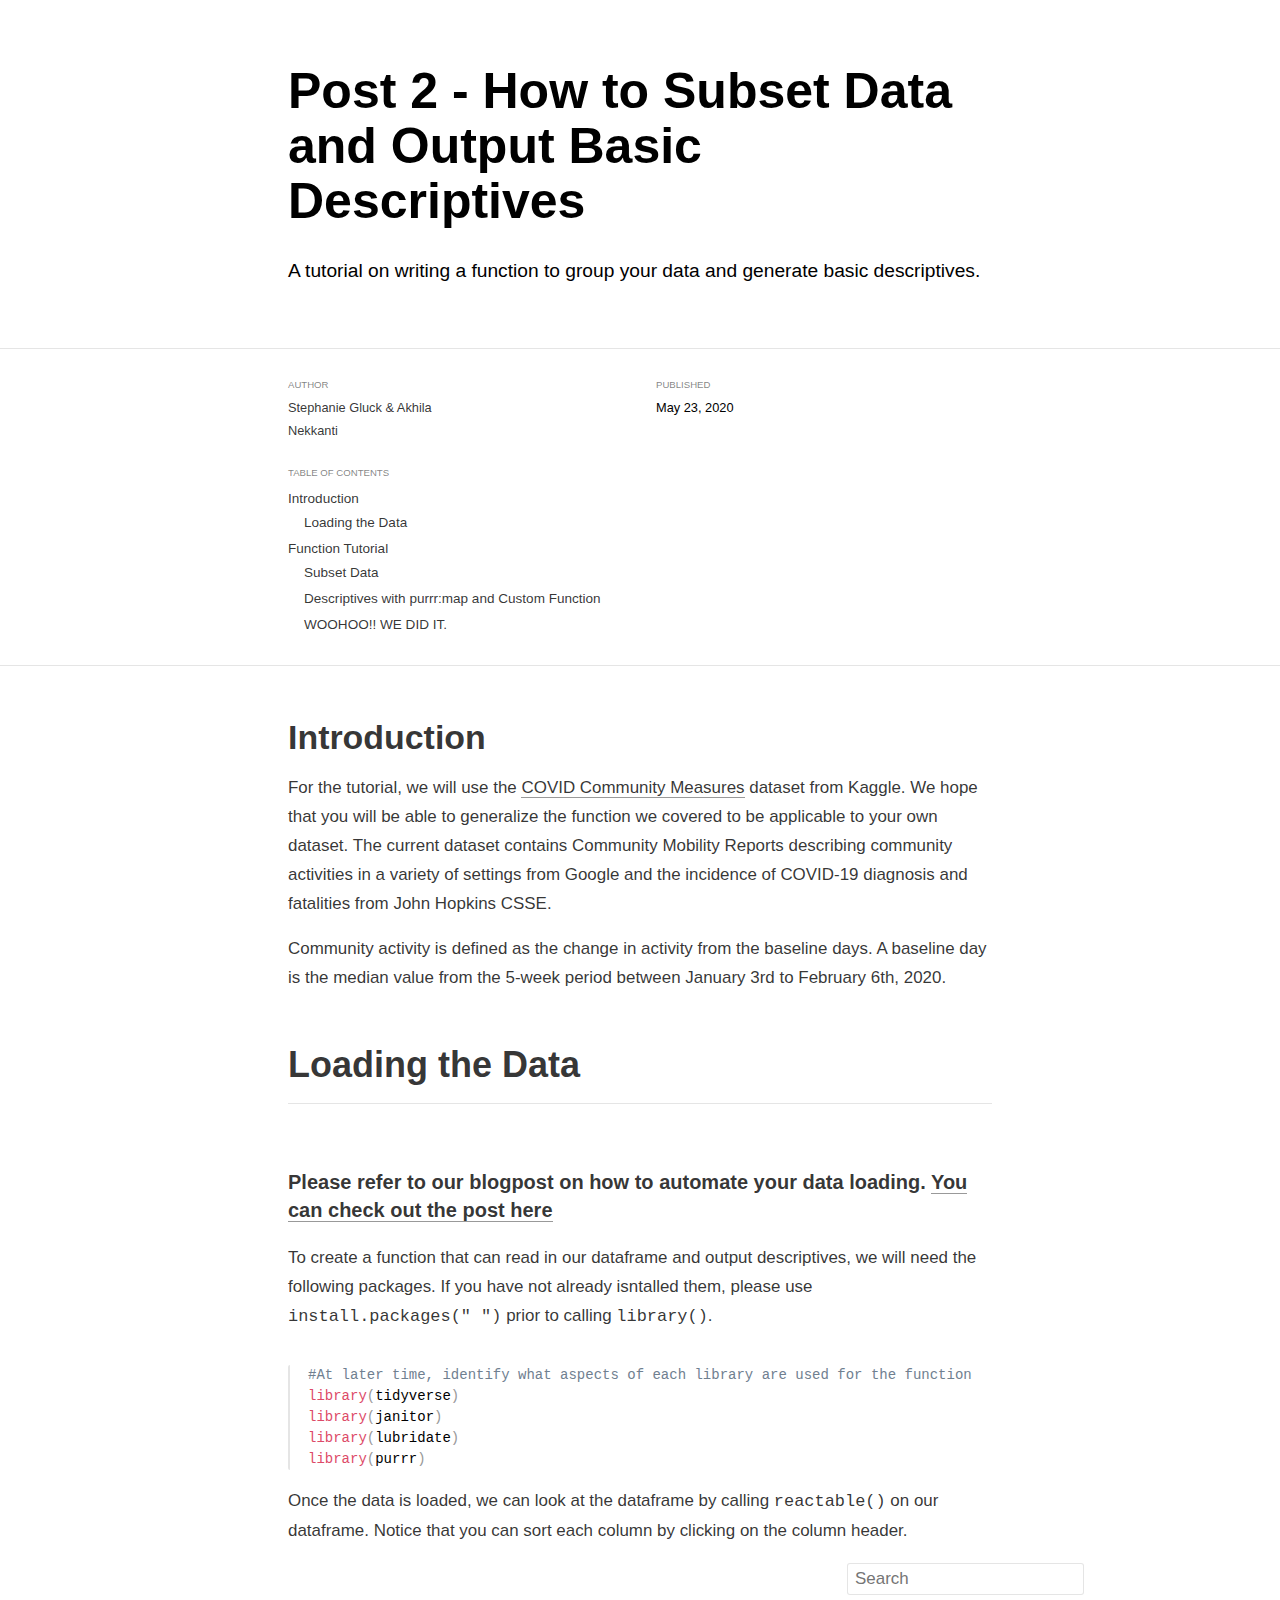
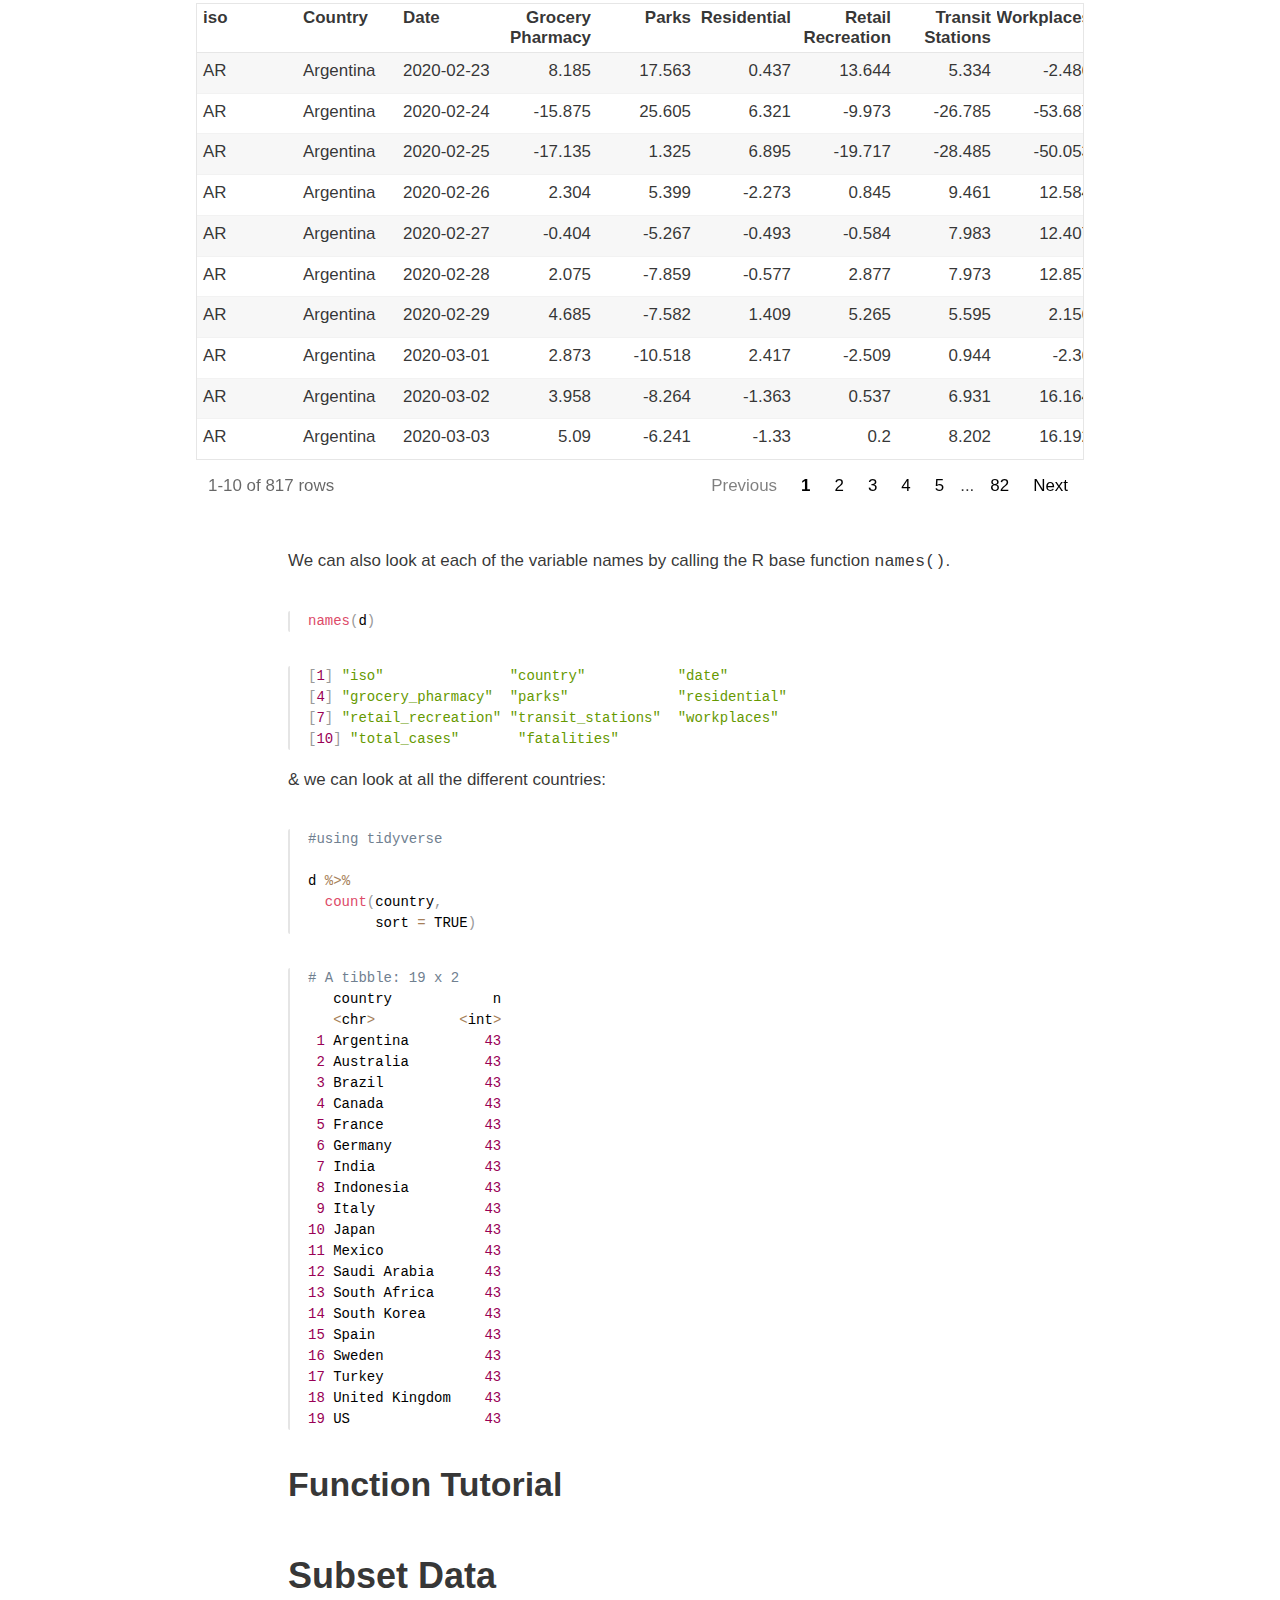
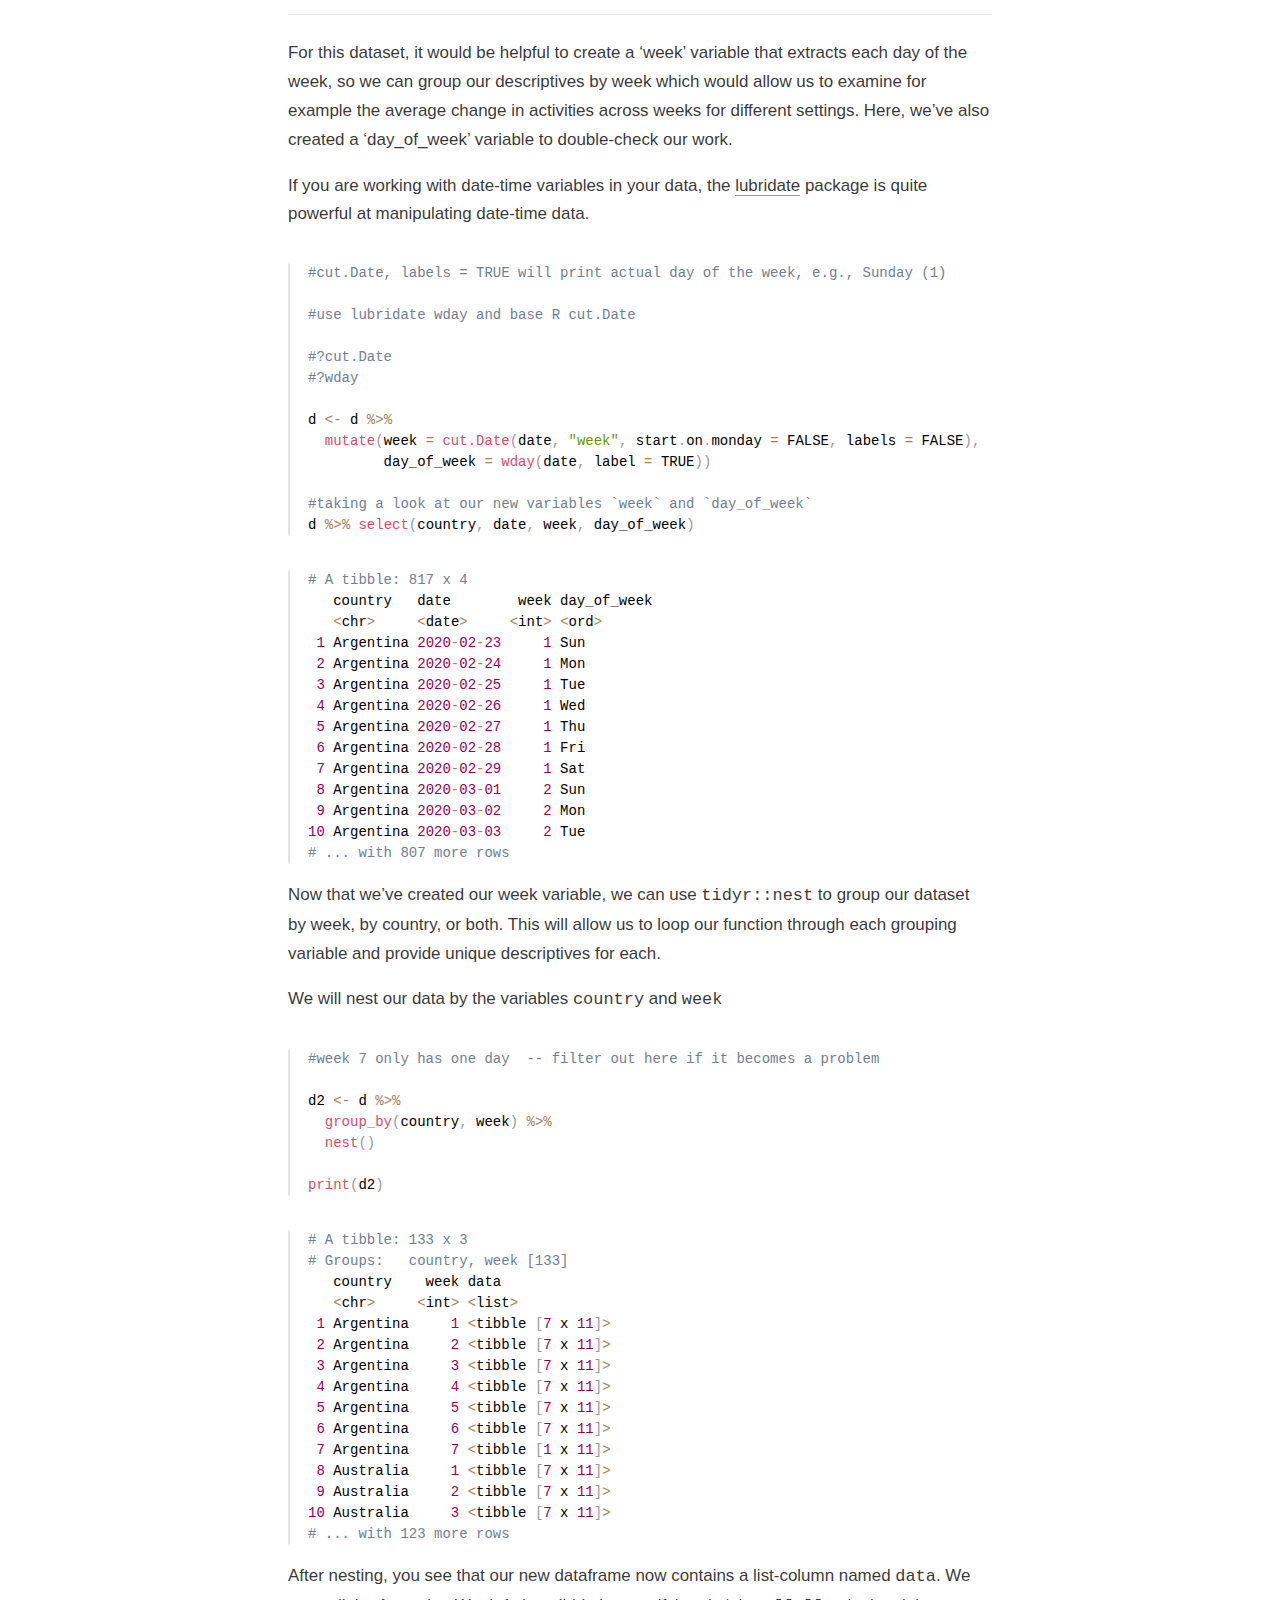
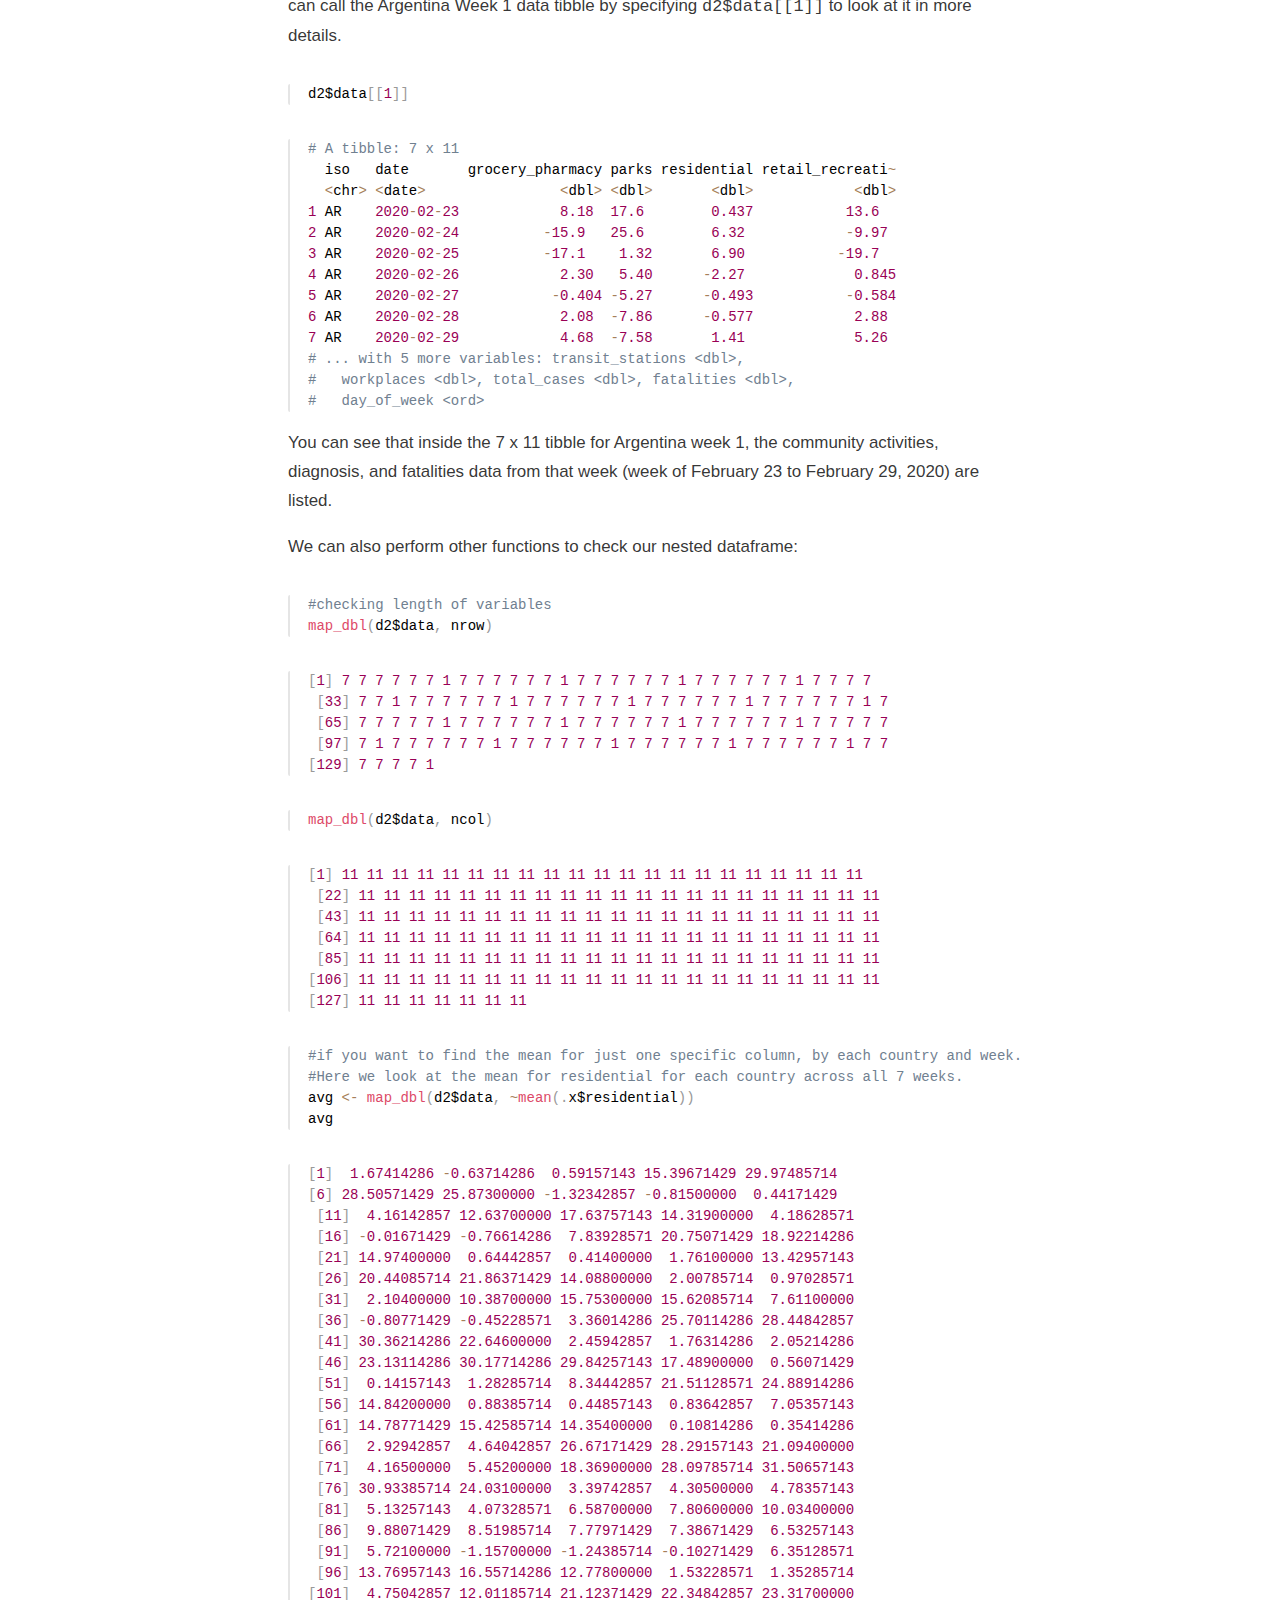
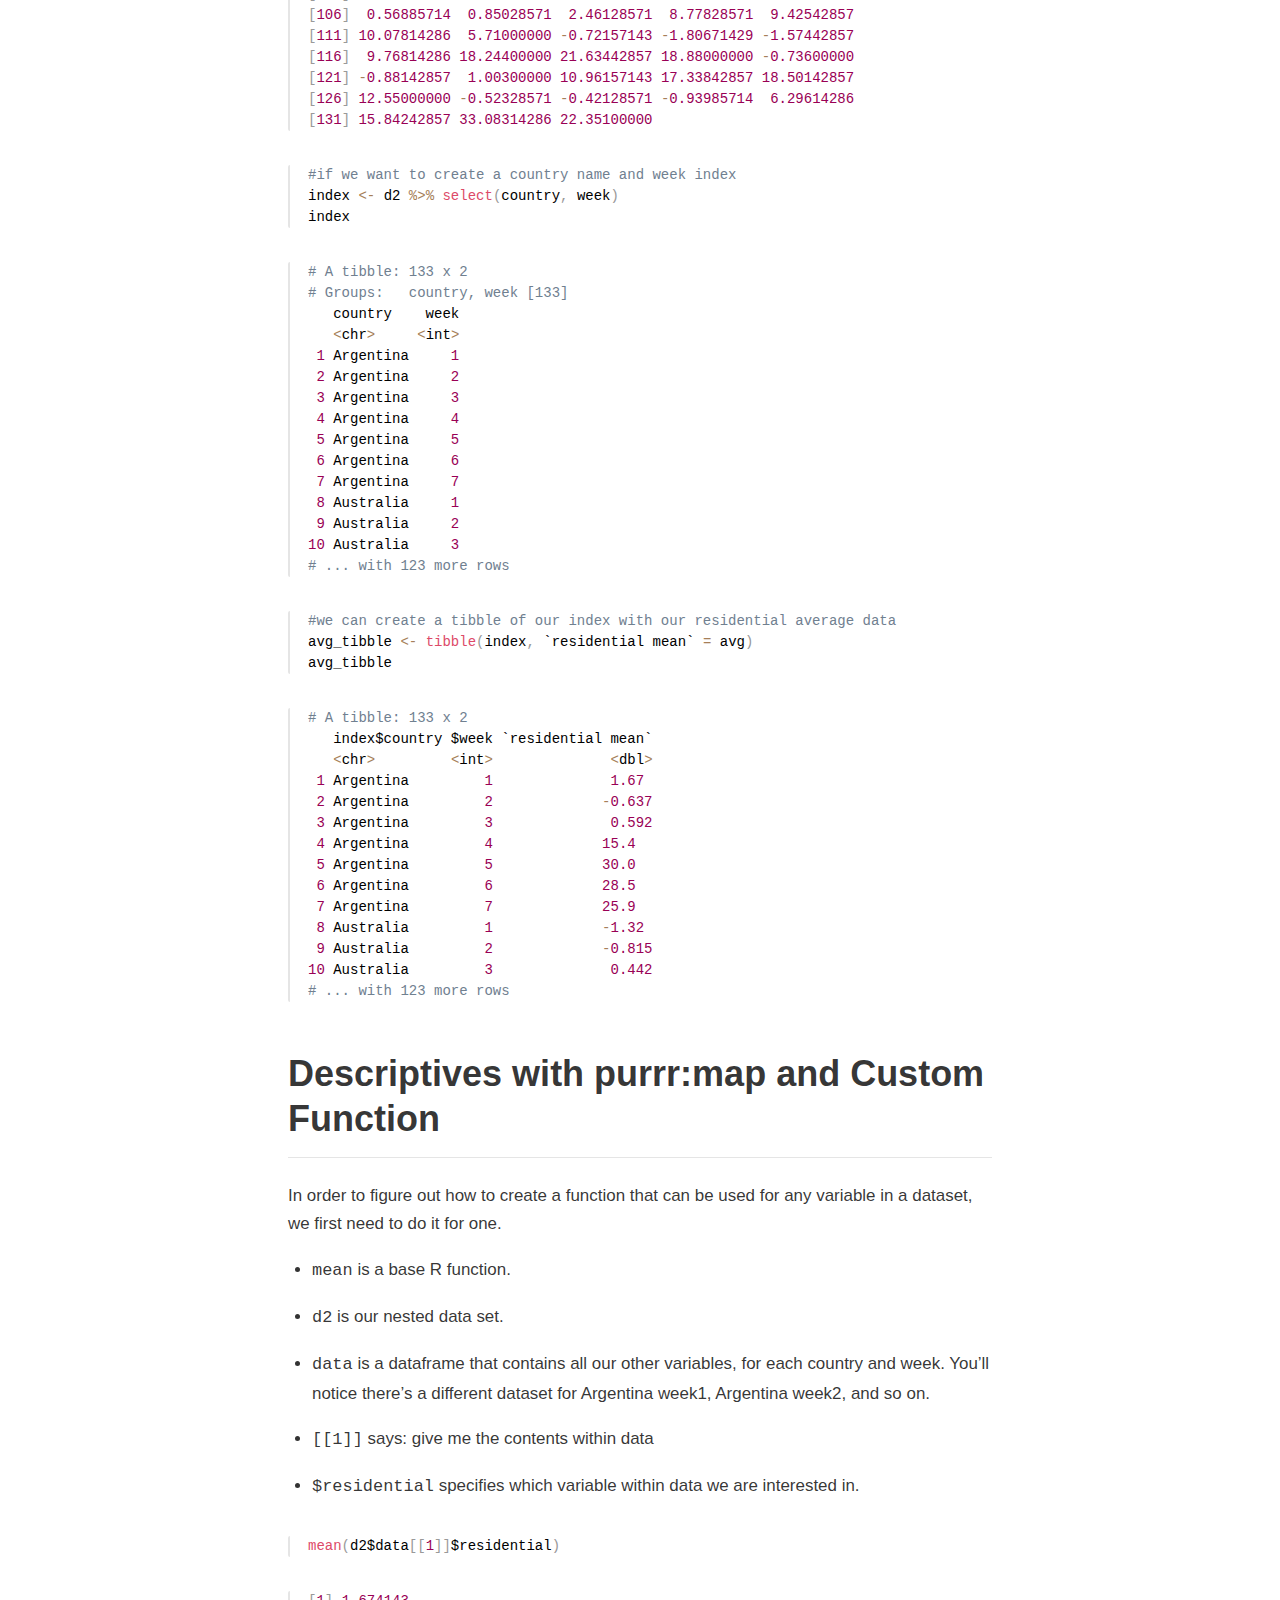
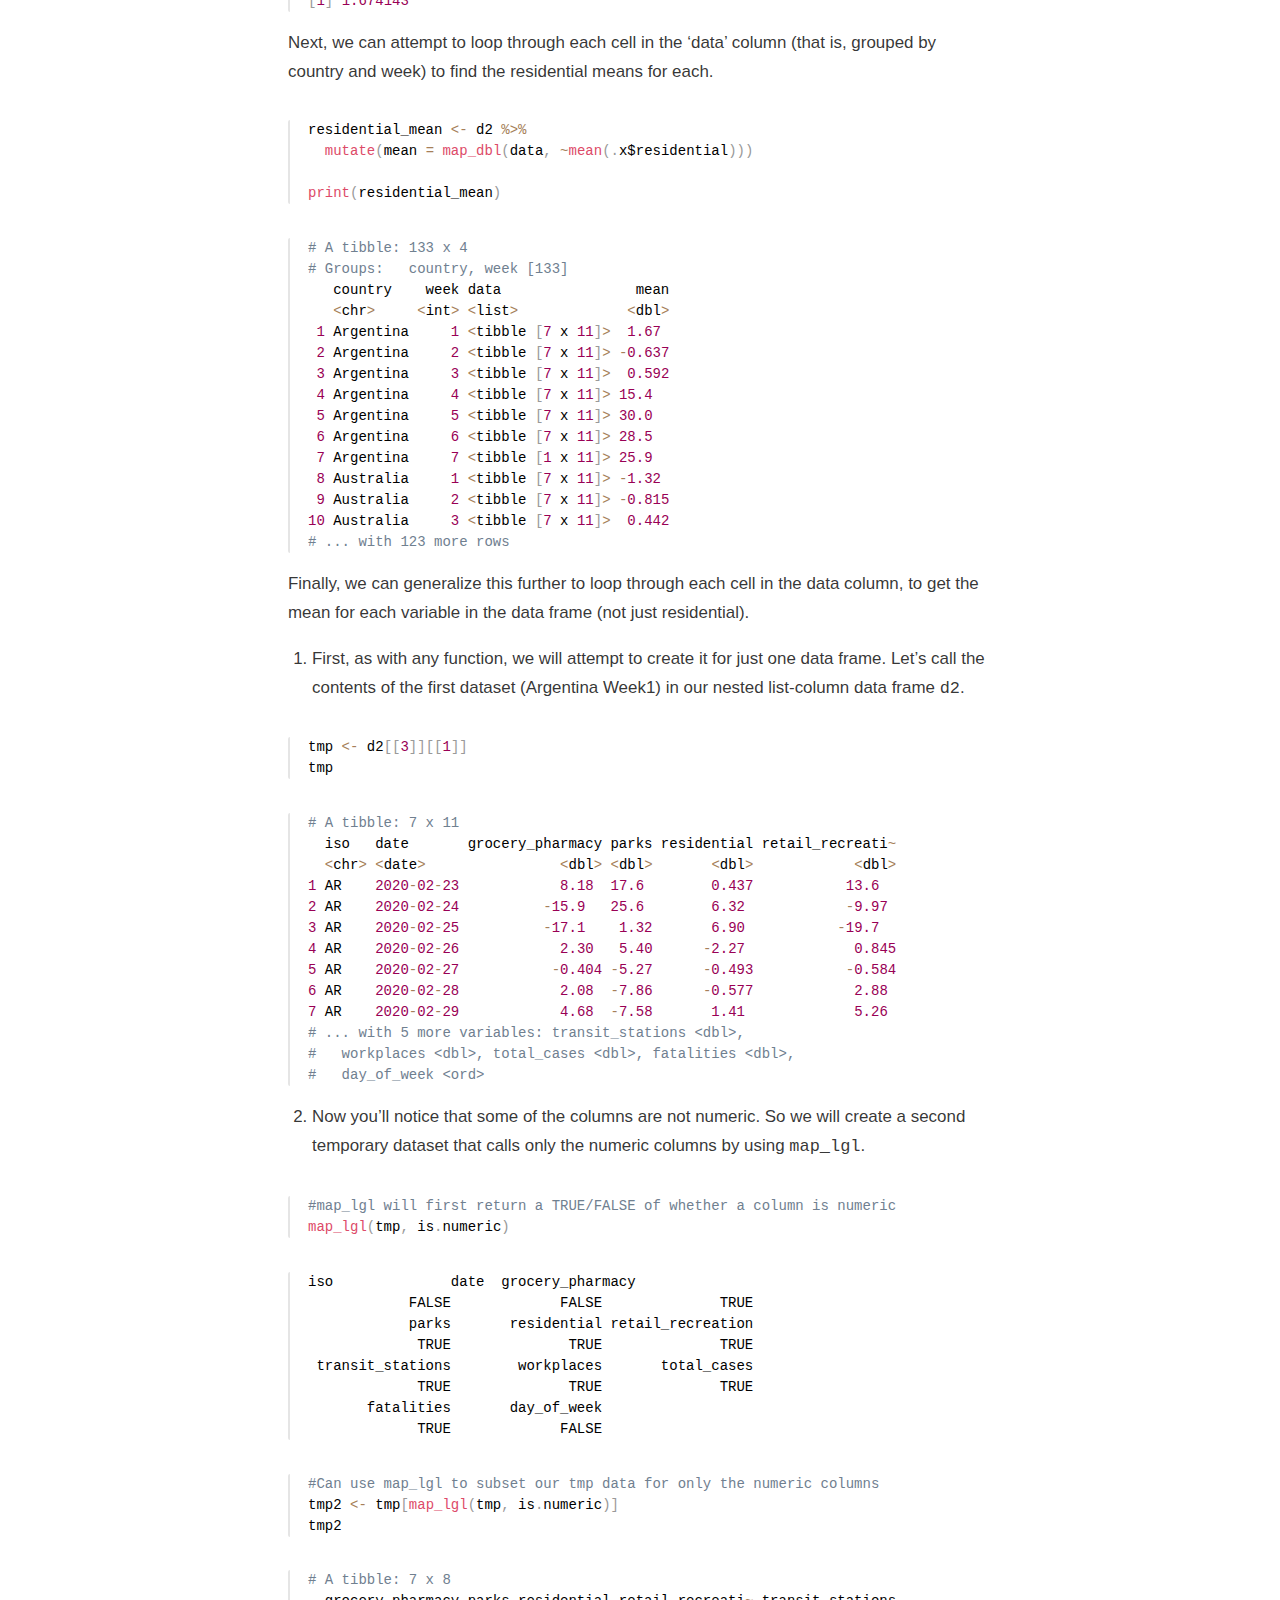
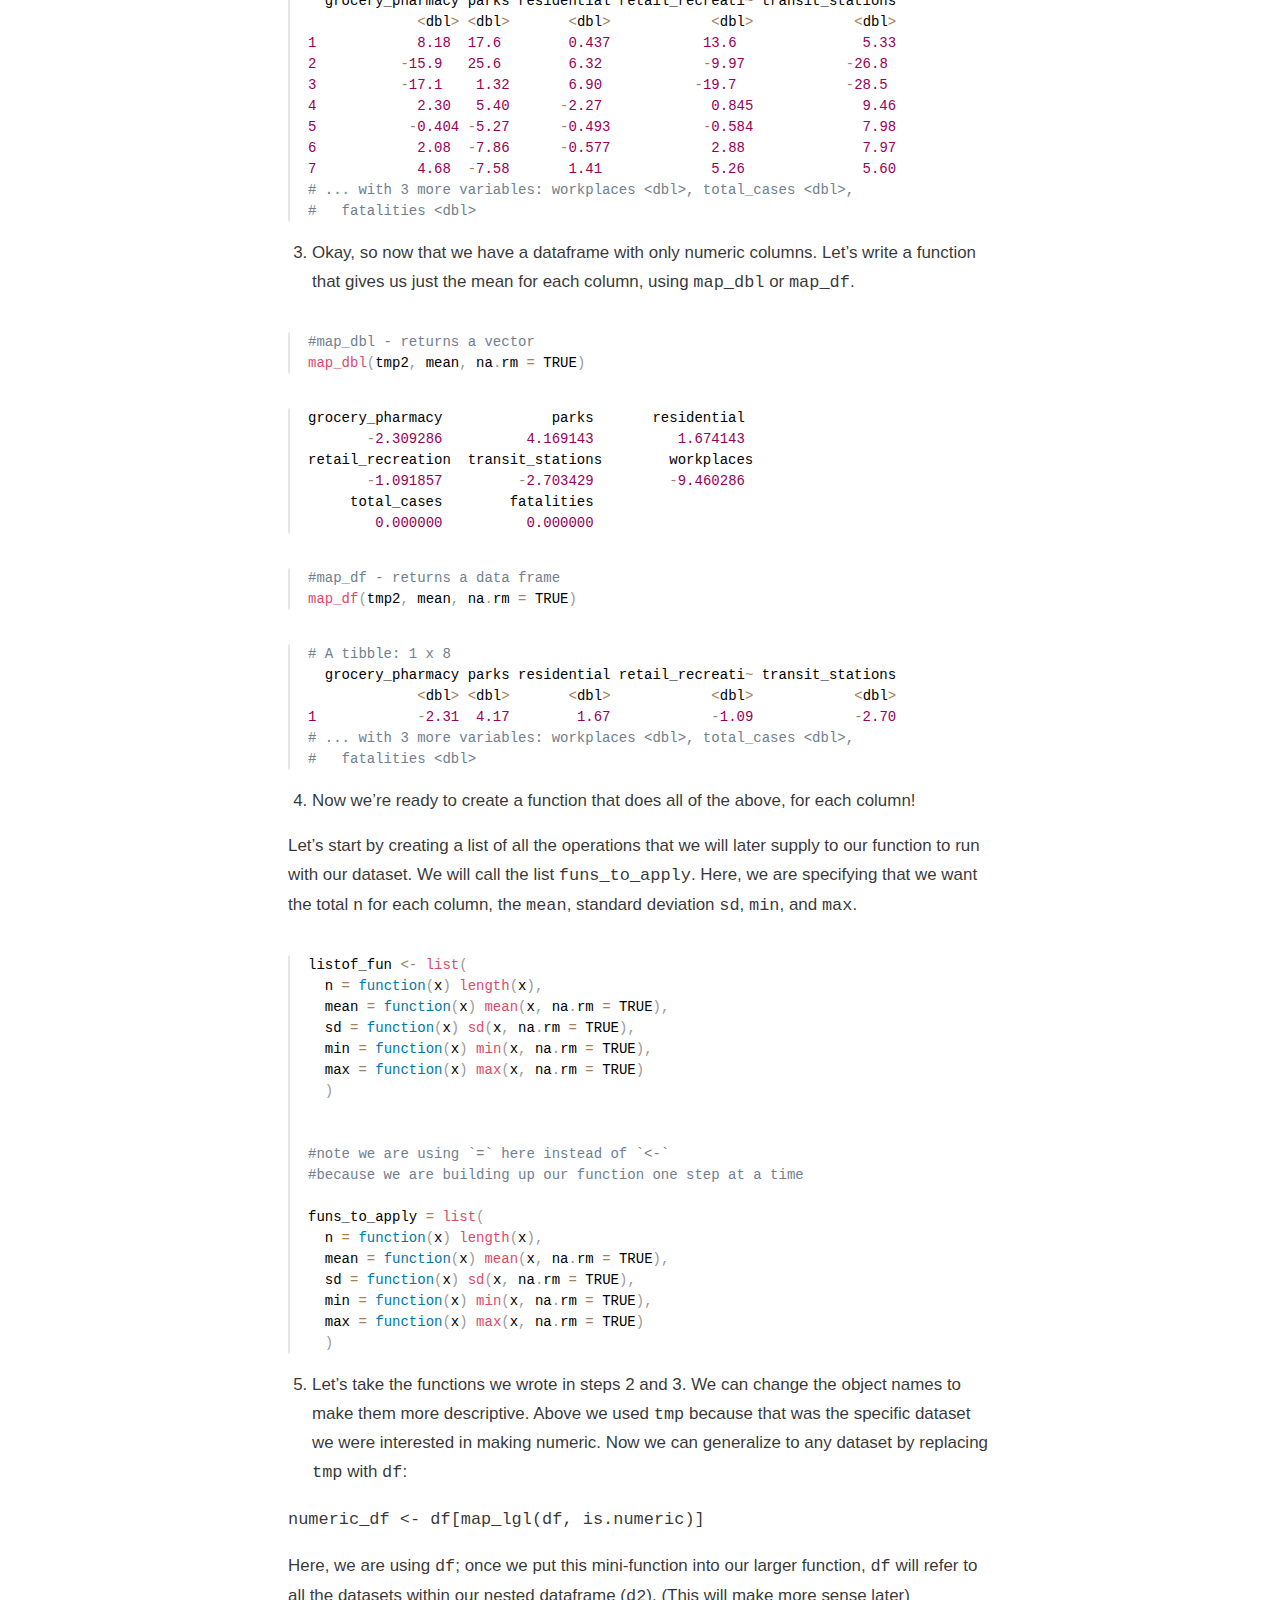
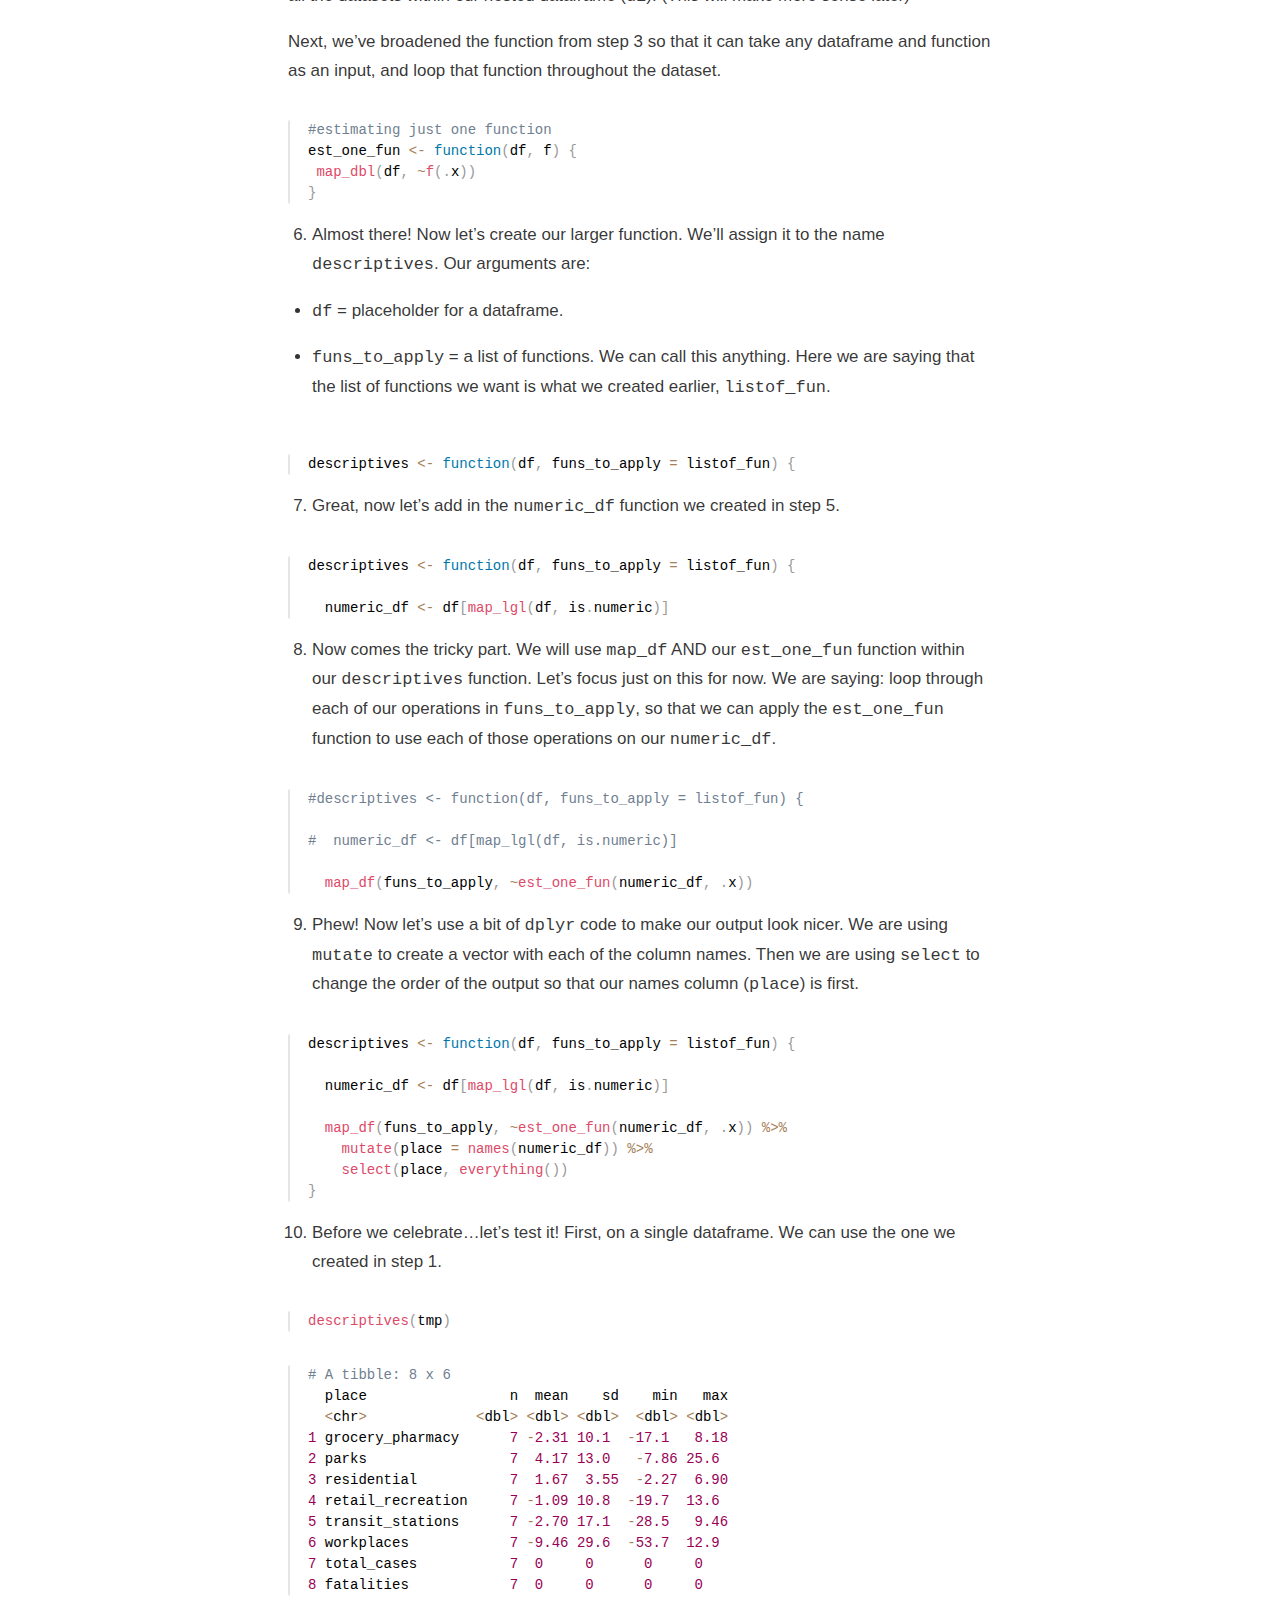
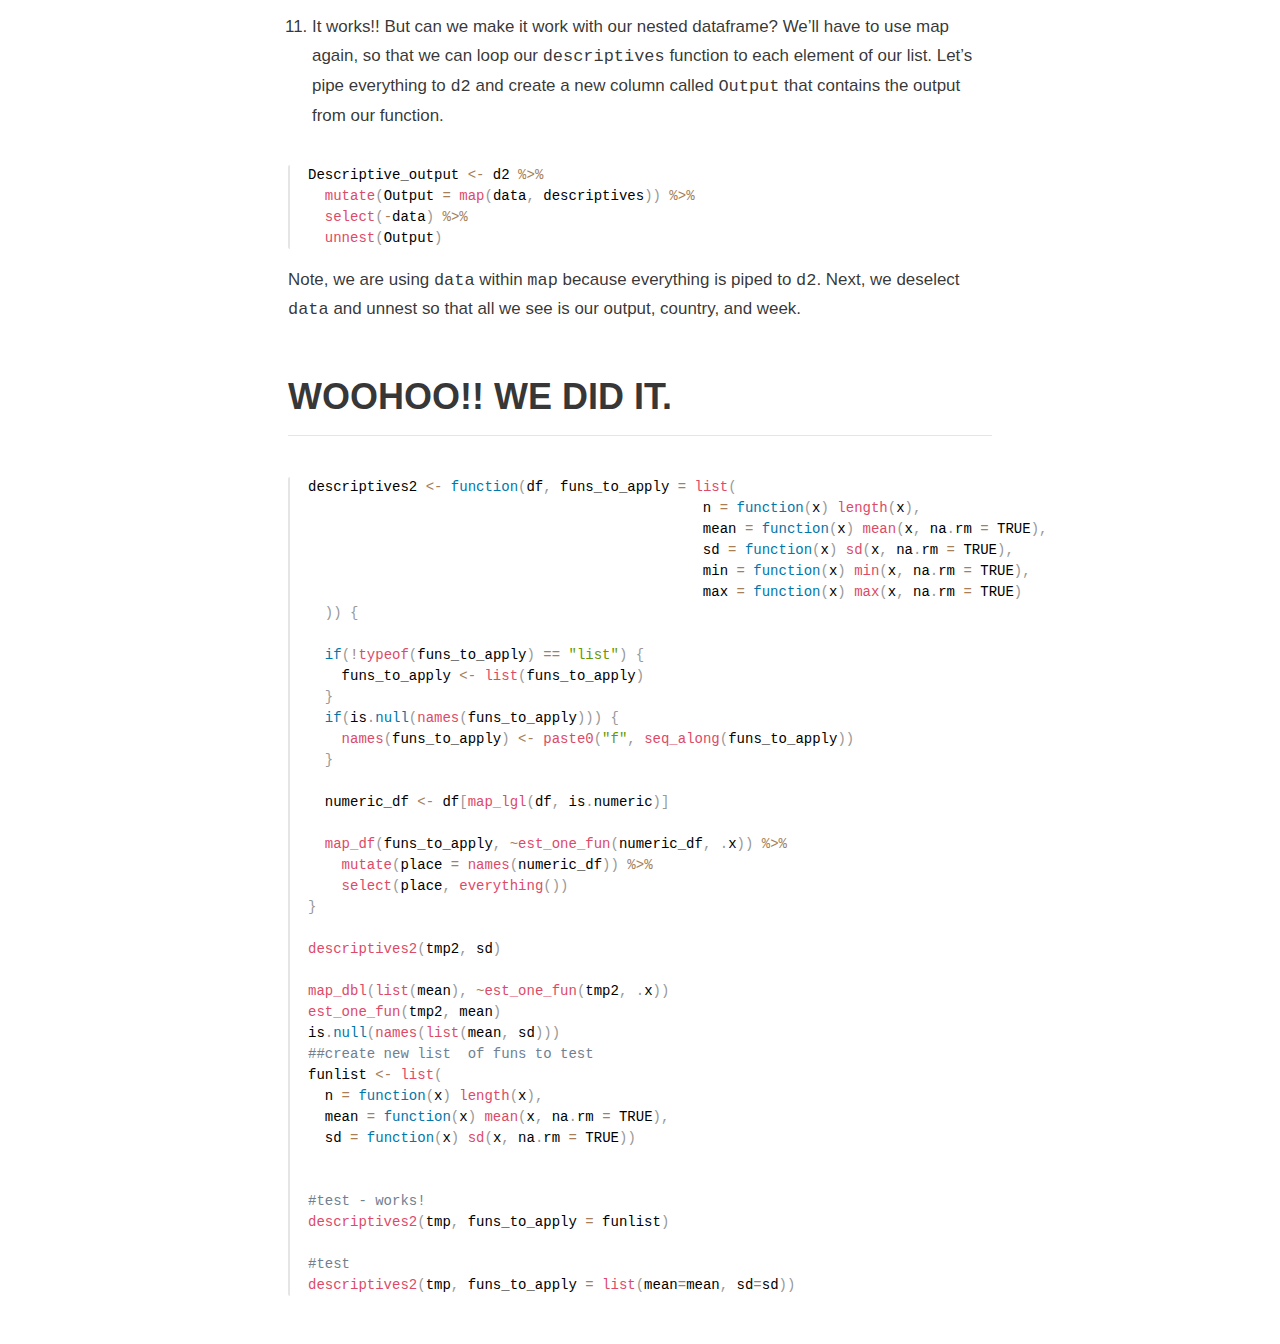
<file: _posts/2020-05-08-blog_post_2/stephaniepost.html>
<!DOCTYPE html>

<html xmlns="http://www.w3.org/1999/xhtml" lang="" xml:lang="">

<head>
  <meta charset="utf-8"/>
  <meta name="viewport" content="width=device-width, initial-scale=1"/>
  <meta http-equiv="X-UA-Compatible" content="IE=Edge,chrome=1"/>
  <meta name="generator" content="distill" />

  <style type="text/css">
  /* Hide doc at startup (prevent jankiness while JS renders/transforms) */
  body {
    visibility: hidden;
  }
  </style>

 <!--radix_placeholder_import_source-->
 <!--/radix_placeholder_import_source-->

  <!--radix_placeholder_meta_tags-->
  <title>Post 2 - How to Subset Data and Output Basic Descriptives</title>
  
  <meta property="description" itemprop="description" content="A tutorial on writing a function to group your data and generate basic descriptives."/>
  
  
  <!--  https://schema.org/Article -->
  <meta property="article:published" itemprop="datePublished" content="2020-05-23"/>
  <meta property="article:created" itemprop="dateCreated" content="2020-05-23"/>
  <meta name="article:author" content="Stephanie Gluck &amp; Akhila Nekkanti"/>
  
  <!--  https://developers.facebook.com/docs/sharing/webmasters#markup -->
  <meta property="og:title" content="Post 2 - How to Subset Data and Output Basic Descriptives"/>
  <meta property="og:type" content="article"/>
  <meta property="og:description" content="A tutorial on writing a function to group your data and generate basic descriptives."/>
  <meta property="og:locale" content="en_US"/>
  
  <!--  https://dev.twitter.com/cards/types/summary -->
  <meta property="twitter:card" content="summary"/>
  <meta property="twitter:title" content="Post 2 - How to Subset Data and Output Basic Descriptives"/>
  <meta property="twitter:description" content="A tutorial on writing a function to group your data and generate basic descriptives."/>
  
  <!--/radix_placeholder_meta_tags-->
  <!--radix_placeholder_rmarkdown_metadata-->
  
  <script type="text/json" id="radix-rmarkdown-metadata">
  {"type":"list","attributes":{"names":{"type":"character","attributes":{},"value":["title","description","author","date","output"]}},"value":[{"type":"character","attributes":{},"value":["Post 2 - How to Subset Data and Output Basic Descriptives"]},{"type":"character","attributes":{},"value":["A tutorial on writing a function to group your data and generate basic descriptives. \n"]},{"type":"list","attributes":{},"value":[{"type":"list","attributes":{"names":{"type":"character","attributes":{},"value":["name","url"]}},"value":[{"type":"character","attributes":{},"value":["Stephanie Gluck & Akhila Nekkanti"]},{"type":"character","attributes":{},"value":["https://s-gluck.github.io/funprog_blog"]}]}]},{"type":"character","attributes":{},"value":["05-23-2020"]},{"type":"list","attributes":{"names":{"type":"character","attributes":{},"value":["distill::distill_article"]}},"value":[{"type":"list","attributes":{"names":{"type":"character","attributes":{},"value":["self_contained","toc","toc_depth"]}},"value":[{"type":"logical","attributes":{},"value":[false]},{"type":"logical","attributes":{},"value":[true]},{"type":"integer","attributes":{},"value":[2]}]}]}]}
  </script>
  <!--/radix_placeholder_rmarkdown_metadata-->
  
  <script type="text/json" id="radix-resource-manifest">
  {"type":"character","attributes":{},"value":["stephaniepost_files/bowser-1.9.3/bowser.min.js","stephaniepost_files/core-js-2.5.3/LICENSE","stephaniepost_files/core-js-2.5.3/package.json","stephaniepost_files/core-js-2.5.3/shim.min.js","stephaniepost_files/distill-2.2.21/template.v2.js","stephaniepost_files/htmlwidgets-1.5.1/htmlwidgets.js","stephaniepost_files/jquery-1.11.3/jquery.min.js","stephaniepost_files/react-16.12.0/AUTHORS","stephaniepost_files/react-16.12.0/LICENSE.txt","stephaniepost_files/react-16.12.0/react-dom.min.js","stephaniepost_files/react-16.12.0/react.min.js","stephaniepost_files/reactable-binding-0.1.0.1/reactable.js","stephaniepost_files/reactable-binding-0.1.0/reactable.js","stephaniepost_files/reactwidget-1.0.0/react-tools.js","stephaniepost_files/reactwidget-1.0.0/react-tools.js.map","stephaniepost_files/webcomponents-2.0.0/webcomponents.js"]}
  </script>
  <!--radix_placeholder_navigation_in_header-->
  <!--/radix_placeholder_navigation_in_header-->
  <!--radix_placeholder_distill-->
  
  <style type="text/css">
  
  body {
    background-color: white;
  }
  
  .pandoc-table {
    width: 100%;
  }
  
  .pandoc-table>caption {
    margin-bottom: 10px;
  }
  
  .pandoc-table th:not([align]) {
    text-align: left;
  }
  
  .pagedtable-footer {
    font-size: 15px;
  }
  
  .html-widget {
    margin-bottom: 2.0em;
  }
  
  .l-screen-inset {
    padding-right: 16px;
  }
  
  .l-screen .caption {
    margin-left: 10px;
  }
  
  .shaded {
    background: rgb(247, 247, 247);
    padding-top: 20px;
    padding-bottom: 20px;
    border-top: 1px solid rgba(0, 0, 0, 0.1);
    border-bottom: 1px solid rgba(0, 0, 0, 0.1);
  }
  
  .shaded .html-widget {
    margin-bottom: 0;
    border: 1px solid rgba(0, 0, 0, 0.1);
  }
  
  .shaded .shaded-content {
    background: white;
  }
  
  .text-output {
    margin-top: 0;
    line-height: 1.5em;
  }
  
  .hidden {
    display: none !important;
  }
  
  d-article {
    padding-bottom: 30px;
  }
  
  d-appendix {
    padding-top: 30px;
  }
  
  d-article>p>img {
    width: 100%;
  }
  
  d-article iframe {
    border: 1px solid rgba(0, 0, 0, 0.1);
    margin-bottom: 2.0em;
    width: 100%;
  }
  
  figure img.external {
    background: white;
    border: 1px solid rgba(0, 0, 0, 0.1);
    box-shadow: 0 1px 8px rgba(0, 0, 0, 0.1);
    padding: 18px;
    box-sizing: border-box;
  }
  
  /* CSS for table of contents */
  
  .d-toc {
    color: rgba(0,0,0,0.8);
    font-size: 0.8em;
    line-height: 1em;
  }
  
  .d-toc-header {
    font-size: 0.6rem;
    font-weight: 400;
    color: rgba(0, 0, 0, 0.5);
    text-transform: uppercase;
    margin-top: 0;
    margin-bottom: 1.3em;
  }
  
  .d-toc a {
    border-bottom: none;
  }
  
  .d-toc ul {
    padding-left: 0;
  }
  
  .d-toc li>ul {
    padding-top: 0.8em;
    padding-left: 16px;
    margin-bottom: 0.6em;
  }
  
  .d-toc ul,
  .d-toc li {
    list-style-type: none;
  }
  
  .d-toc li {
    margin-bottom: 0.9em;
  }
  
  .d-toc-separator {
    margin-top: 20px;
    margin-bottom: 2em;
  }
  
  .d-article-with-toc {
    border-top: none;
    padding-top: 0;
  }
  
  
  
  /* Tweak code blocks (note that this CSS is repeated above in an injection
     into the d-code shadow dom) */
  
  d-code {
    overflow-x: auto !important;
  }
  
  pre.d-code code.d-code {
    padding-left: 10px;
    font-size: 12px;
    border-left: 2px solid rgba(0,0,0,0.1);
  }
  
  pre.text-output {
  
    font-size: 12px;
    color: black;
    background: none;
    font-family: Consolas, Monaco, 'Andale Mono', 'Ubuntu Mono', monospace;
    text-align: left;
    white-space: pre;
    word-spacing: normal;
    word-break: normal;
    word-wrap: normal;
    line-height: 1.5;
  
    -moz-tab-size: 4;
    -o-tab-size: 4;
    tab-size: 4;
  
    -webkit-hyphens: none;
    -moz-hyphens: none;
    -ms-hyphens: none;
    hyphens: none;
  }
  
  @media(min-width: 768px) {
  
  d-code {
    overflow-x: visible !important;
  }
  
  pre.d-code code.d-code  {
      padding-left: 18px;
      font-size: 14px;
  }
  pre.text-output {
    font-size: 14px;
  }
  }
  
  /* Figure */
  
  .figure {
    position: relative;
    margin-bottom: 2.5em;
    margin-top: 1.5em;
  }
  
  .figure img {
    width: 100%;
  }
  
  .figure .caption {
    color: rgba(0, 0, 0, 0.6);
    font-size: 12px;
    line-height: 1.5em;
  }
  
  .figure img.external {
    background: white;
    border: 1px solid rgba(0, 0, 0, 0.1);
    box-shadow: 0 1px 8px rgba(0, 0, 0, 0.1);
    padding: 18px;
    box-sizing: border-box;
  }
  
  .figure .caption a {
    color: rgba(0, 0, 0, 0.6);
  }
  
  .figure .caption b,
  .figure .caption strong, {
    font-weight: 600;
    color: rgba(0, 0, 0, 1.0);
  }
  
  
  
  /* Tweak 1000px media break to show more text */
  
  @media(min-width: 1000px) {
    .base-grid,
    distill-header,
    d-title,
    d-abstract,
    d-article,
    d-appendix,
    distill-appendix,
    d-byline,
    d-footnote-list,
    d-citation-list,
    distill-footer {
      grid-template-columns: [screen-start] 1fr [page-start kicker-start] 80px [middle-start] 50px [text-start kicker-end] 65px 65px 65px 65px 65px 65px 65px 65px [text-end gutter-start] 65px [middle-end] 65px [page-end gutter-end] 1fr [screen-end];
      grid-column-gap: 16px;
    }
  
    .grid {
      grid-column-gap: 16px;
    }
  
    d-article {
      font-size: 1.06rem;
      line-height: 1.7em;
    }
    figure .caption, .figure .caption, figure figcaption {
      font-size: 13px;
    }
  }
  
  @media(min-width: 1180px) {
    .base-grid,
    distill-header,
    d-title,
    d-abstract,
    d-article,
    d-appendix,
    distill-appendix,
    d-byline,
    d-footnote-list,
    d-citation-list,
    distill-footer {
      grid-template-columns: [screen-start] 1fr [page-start kicker-start] 60px [middle-start] 60px [text-start kicker-end] 60px 60px 60px 60px 60px 60px 60px 60px [text-end gutter-start] 60px [middle-end] 60px [page-end gutter-end] 1fr [screen-end];
      grid-column-gap: 32px;
    }
  
    .grid {
      grid-column-gap: 32px;
    }
  }
  
  
  /* Get the citation styles for the appendix (not auto-injected on render since
     we do our own rendering of the citation appendix) */
  
  d-appendix .citation-appendix,
  .d-appendix .citation-appendix {
    font-size: 11px;
    line-height: 15px;
    border-left: 1px solid rgba(0, 0, 0, 0.1);
    padding-left: 18px;
    border: 1px solid rgba(0,0,0,0.1);
    background: rgba(0, 0, 0, 0.02);
    padding: 10px 18px;
    border-radius: 3px;
    color: rgba(150, 150, 150, 1);
    overflow: hidden;
    margin-top: -12px;
    white-space: pre-wrap;
    word-wrap: break-word;
  }
  
  
  /* Social footer */
  
  .social_footer {
    margin-top: 30px;
    margin-bottom: 0;
    color: rgba(0,0,0,0.67);
  }
  
  .disqus-comments {
    margin-right: 30px;
  }
  
  .disqus-comment-count {
    border-bottom: 1px solid rgba(0, 0, 0, 0.4);
    cursor: pointer;
  }
  
  #disqus_thread {
    margin-top: 30px;
  }
  
  .article-sharing a {
    border-bottom: none;
    margin-right: 8px;
  }
  
  .article-sharing a:hover {
    border-bottom: none;
  }
  
  .sidebar-section.subscribe {
    font-size: 12px;
    line-height: 1.6em;
  }
  
  .subscribe p {
    margin-bottom: 0.5em;
  }
  
  
  .article-footer .subscribe {
    font-size: 15px;
    margin-top: 45px;
  }
  
  
  /* Improve display for browsers without grid (IE/Edge <= 15) */
  
  .downlevel {
    line-height: 1.6em;
    font-family: -apple-system, BlinkMacSystemFont, "Segoe UI", Roboto, Oxygen, Ubuntu, Cantarell, "Fira Sans", "Droid Sans", "Helvetica Neue", Arial, sans-serif;
    margin: 0;
  }
  
  .downlevel .d-title {
    padding-top: 6rem;
    padding-bottom: 1.5rem;
  }
  
  .downlevel .d-title h1 {
    font-size: 50px;
    font-weight: 700;
    line-height: 1.1em;
    margin: 0 0 0.5rem;
  }
  
  .downlevel .d-title p {
    font-weight: 300;
    font-size: 1.2rem;
    line-height: 1.55em;
    margin-top: 0;
  }
  
  .downlevel .d-byline {
    padding-top: 0.8em;
    padding-bottom: 0.8em;
    font-size: 0.8rem;
    line-height: 1.8em;
  }
  
  .downlevel .section-separator {
    border: none;
    border-top: 1px solid rgba(0, 0, 0, 0.1);
  }
  
  .downlevel .d-article {
    font-size: 1.06rem;
    line-height: 1.7em;
    padding-top: 1rem;
    padding-bottom: 2rem;
  }
  
  
  .downlevel .d-appendix {
    padding-left: 0;
    padding-right: 0;
    max-width: none;
    font-size: 0.8em;
    line-height: 1.7em;
    margin-bottom: 0;
    color: rgba(0,0,0,0.5);
    padding-top: 40px;
    padding-bottom: 48px;
  }
  
  .downlevel .footnotes ol {
    padding-left: 13px;
  }
  
  .downlevel .base-grid,
  .downlevel .distill-header,
  .downlevel .d-title,
  .downlevel .d-abstract,
  .downlevel .d-article,
  .downlevel .d-appendix,
  .downlevel .distill-appendix,
  .downlevel .d-byline,
  .downlevel .d-footnote-list,
  .downlevel .d-citation-list,
  .downlevel .distill-footer,
  .downlevel .appendix-bottom,
  .downlevel .posts-container {
    padding-left: 40px;
    padding-right: 40px;
  }
  
  @media(min-width: 768px) {
    .downlevel .base-grid,
    .downlevel .distill-header,
    .downlevel .d-title,
    .downlevel .d-abstract,
    .downlevel .d-article,
    .downlevel .d-appendix,
    .downlevel .distill-appendix,
    .downlevel .d-byline,
    .downlevel .d-footnote-list,
    .downlevel .d-citation-list,
    .downlevel .distill-footer,
    .downlevel .appendix-bottom,
    .downlevel .posts-container {
    padding-left: 150px;
    padding-right: 150px;
    max-width: 900px;
  }
  }
  
  .downlevel pre code {
    display: block;
    border-left: 2px solid rgba(0, 0, 0, .1);
    padding: 0 0 0 20px;
    font-size: 14px;
  }
  
  .downlevel code, .downlevel pre {
    color: black;
    background: none;
    font-family: Consolas, Monaco, 'Andale Mono', 'Ubuntu Mono', monospace;
    text-align: left;
    white-space: pre;
    word-spacing: normal;
    word-break: normal;
    word-wrap: normal;
    line-height: 1.5;
  
    -moz-tab-size: 4;
    -o-tab-size: 4;
    tab-size: 4;
  
    -webkit-hyphens: none;
    -moz-hyphens: none;
    -ms-hyphens: none;
    hyphens: none;
  }
  
  </style>
  
  <script type="application/javascript">
  
  function is_downlevel_browser() {
    if (bowser.isUnsupportedBrowser({ msie: "12", msedge: "16"},
                                   window.navigator.userAgent)) {
      return true;
    } else {
      return window.load_distill_framework === undefined;
    }
  }
  
  // show body when load is complete
  function on_load_complete() {
  
    // set body to visible
    document.body.style.visibility = 'visible';
  
    // force redraw for leaflet widgets
    if (window.HTMLWidgets) {
      var maps = window.HTMLWidgets.findAll(".leaflet");
      $.each(maps, function(i, el) {
        var map = this.getMap();
        map.invalidateSize();
        map.eachLayer(function(layer) {
          if (layer instanceof L.TileLayer)
            layer.redraw();
        });
      });
    }
  
    // trigger 'shown' so htmlwidgets resize
    $('d-article').trigger('shown');
  }
  
  function init_distill() {
  
    init_common();
  
    // create front matter
    var front_matter = $('<d-front-matter></d-front-matter>');
    $('#distill-front-matter').wrap(front_matter);
  
    // create d-title
    $('.d-title').changeElementType('d-title');
  
    // create d-byline
    var byline = $('<d-byline></d-byline>');
    $('.d-byline').replaceWith(byline);
  
    // create d-article
    var article = $('<d-article></d-article>');
    $('.d-article').wrap(article).children().unwrap();
  
    // move posts container into article
    $('.posts-container').appendTo($('d-article'));
  
    // create d-appendix
    $('.d-appendix').changeElementType('d-appendix');
  
    // create d-bibliography
    var bibliography = $('<d-bibliography></d-bibliography>');
    $('#distill-bibliography').wrap(bibliography);
  
    // flag indicating that we have appendix items
    var appendix = $('.appendix-bottom').children('h3').length > 0;
  
    // replace citations with <d-cite>
    $('.citation').each(function(i, val) {
      appendix = true;
      var cites = $(this).attr('data-cites').split(" ");
      var dt_cite = $('<d-cite></d-cite>');
      dt_cite.attr('key', cites.join());
      $(this).replaceWith(dt_cite);
    });
    // remove refs
    $('#refs').remove();
  
    // replace footnotes with <d-footnote>
    $('.footnote-ref').each(function(i, val) {
      appendix = true;
      var href = $(this).attr('href');
      var id = href.replace('#', '');
      var fn = $('#' + id);
      var fn_p = $('#' + id + '>p');
      fn_p.find('.footnote-back').remove();
      var text = fn_p.html();
      var dtfn = $('<d-footnote></d-footnote>');
      dtfn.html(text);
      $(this).replaceWith(dtfn);
    });
    // remove footnotes
    $('.footnotes').remove();
  
    $('h1.appendix, h2.appendix').each(function(i, val) {
      $(this).changeElementType('h3');
    });
    $('h3.appendix').each(function(i, val) {
      var id = $(this).attr('id');
      $('.d-toc a[href="#' + id + '"]').parent().remove();
      appendix = true;
      $(this).nextUntil($('h1, h2, h3')).addBack().appendTo($('d-appendix'));
    });
  
    // show d-appendix if we have appendix content
    $("d-appendix").css('display', appendix ? 'grid' : 'none');
  
    // replace code blocks with d-code
    $('pre>code').each(function(i, val) {
      var code = $(this);
      var pre = code.parent();
      var clz = "";
      var language = pre.attr('class');
      if (language) {
        // map unknown languages to "clike" (without this they just dissapear)
        if ($.inArray(language, ["bash", "clike", "css", "go", "html",
                                 "javascript", "js", "julia", "lua", "markdown",
                                 "markup", "mathml", "python", "svg", "xml"]) == -1)
          language = "clike";
        language = ' language="' + language + '"';
        var dt_code = $('<d-code block' + language + clz + '></d-code>');
        dt_code.text(code.text());
        pre.replaceWith(dt_code);
      } else {
        code.addClass('text-output').unwrap().changeElementType('pre');
      }
    });
  
    // localize layout chunks to just output
    $('.layout-chunk').each(function(i, val) {
  
      // capture layout
      var layout = $(this).attr('data-layout');
  
      // apply layout to markdown level block elements
      var elements = $(this).children().not('d-code, pre.text-output, script');
      elements.each(function(i, el) {
        var layout_div = $('<div class="' + layout + '"></div>');
        if (layout_div.hasClass('shaded')) {
          var shaded_content = $('<div class="shaded-content"></div>');
          $(this).wrap(shaded_content);
          $(this).parent().wrap(layout_div);
        } else {
          $(this).wrap(layout_div);
        }
      });
  
  
      // unwrap the layout-chunk div
      $(this).children().unwrap();
    });
  
    // load distill framework
    load_distill_framework();
  
    // wait for window.distillRunlevel == 4 to do post processing
    function distill_post_process() {
  
      if (!window.distillRunlevel || window.distillRunlevel < 4)
        return;
  
      // hide author/affiliations entirely if we have no authors
      var front_matter = JSON.parse($("#distill-front-matter").html());
      var have_authors = front_matter.authors && front_matter.authors.length > 0;
      if (!have_authors)
        $('d-byline').addClass('hidden');
  
      // table of contents
      if (have_authors) // adjust border if we are in authors
        $('.d-toc').parent().addClass('d-article-with-toc');
  
      // strip links that point to #
      $('.authors-affiliations').find('a[href="#"]').removeAttr('href');
  
      // hide elements of author/affiliations grid that have no value
      function hide_byline_column(caption) {
        $('d-byline').find('h3:contains("' + caption + '")').parent().css('visibility', 'hidden');
      }
  
      // affiliations
      var have_affiliations = false;
      for (var i = 0; i<front_matter.authors.length; ++i) {
        var author = front_matter.authors[i];
        if (author.affiliation !== "&nbsp;") {
          have_affiliations = true;
          break;
        }
      }
      if (!have_affiliations)
        $('d-byline').find('h3:contains("Affiliations")').css('visibility', 'hidden');
  
      // published date
      if (!front_matter.publishedDate)
        hide_byline_column("Published");
  
      // document object identifier
      var doi = $('d-byline').find('h3:contains("DOI")');
      var doi_p = doi.next().empty();
      if (!front_matter.doi) {
        // if we have a citation and valid citationText then link to that
        if ($('#citation').length > 0 && front_matter.citationText) {
          doi.html('Citation');
          $('<a href="#citation"></a>')
            .text(front_matter.citationText)
            .appendTo(doi_p);
        } else {
          hide_byline_column("DOI");
        }
      } else {
        $('<a></a>')
           .attr('href', "https://doi.org/" + front_matter.doi)
           .html(front_matter.doi)
           .appendTo(doi_p);
      }
  
       // change plural form of authors/affiliations
      if (front_matter.authors.length === 1) {
        var grid = $('.authors-affiliations');
        grid.children('h3:contains("Authors")').text('Author');
        grid.children('h3:contains("Affiliations")').text('Affiliation');
      }
  
      // inject pre code styles (can't do this with a global stylesheet b/c a shadow root is used)
      $('d-code').each(function(i, val) {
        var style = document.createElement('style');
        style.innerHTML = 'pre code { padding-left: 10px; font-size: 12px; border-left: 2px solid rgba(0,0,0,0.1); } ' +
                          '@media(min-width: 768px) { pre code { padding-left: 18px; font-size: 14px; } }';
        if (this.shadowRoot)
          this.shadowRoot.appendChild(style);
      });
  
      // move appendix-bottom entries to the bottom
      $('.appendix-bottom').appendTo('d-appendix').children().unwrap();
      $('.appendix-bottom').remove();
  
      // clear polling timer
      clearInterval(tid);
  
      // show body now that everything is ready
      on_load_complete();
    }
  
    var tid = setInterval(distill_post_process, 50);
    distill_post_process();
  
  }
  
  function init_downlevel() {
  
    init_common();
  
     // insert hr after d-title
    $('.d-title').after($('<hr class="section-separator"/>'));
  
    // check if we have authors
    var front_matter = JSON.parse($("#distill-front-matter").html());
    var have_authors = front_matter.authors && front_matter.authors.length > 0;
  
    // manage byline/border
    if (!have_authors)
      $('.d-byline').remove();
    $('.d-byline').after($('<hr class="section-separator"/>'));
    $('.d-byline a').remove();
  
    // remove toc
    $('.d-toc-header').remove();
    $('.d-toc').remove();
    $('.d-toc-separator').remove();
  
    // move appendix elements
    $('h1.appendix, h2.appendix').each(function(i, val) {
      $(this).changeElementType('h3');
    });
    $('h3.appendix').each(function(i, val) {
      $(this).nextUntil($('h1, h2, h3')).addBack().appendTo($('.d-appendix'));
    });
  
  
    // inject headers into references and footnotes
    var refs_header = $('<h3></h3>');
    refs_header.text('References');
    $('#refs').prepend(refs_header);
  
    var footnotes_header = $('<h3></h3');
    footnotes_header.text('Footnotes');
    $('.footnotes').children('hr').first().replaceWith(footnotes_header);
  
    // move appendix-bottom entries to the bottom
    $('.appendix-bottom').appendTo('.d-appendix').children().unwrap();
    $('.appendix-bottom').remove();
  
    // remove appendix if it's empty
    if ($('.d-appendix').children().length === 0)
      $('.d-appendix').remove();
  
    // prepend separator above appendix
    $('.d-appendix').before($('<hr class="section-separator" style="clear: both"/>'));
  
    // trim code
    $('pre>code').each(function(i, val) {
      $(this).html($.trim($(this).html()));
    });
  
    // move posts-container right before article
    $('.posts-container').insertBefore($('.d-article'));
  
    $('body').addClass('downlevel');
  
    on_load_complete();
  }
  
  
  function init_common() {
  
    // jquery plugin to change element types
    (function($) {
      $.fn.changeElementType = function(newType) {
        var attrs = {};
  
        $.each(this[0].attributes, function(idx, attr) {
          attrs[attr.nodeName] = attr.nodeValue;
        });
  
        this.replaceWith(function() {
          return $("<" + newType + "/>", attrs).append($(this).contents());
        });
      };
    })(jQuery);
  
    // prevent underline for linked images
    $('a > img').parent().css({'border-bottom' : 'none'});
  
    // mark non-body figures created by knitr chunks as 100% width
    $('.layout-chunk').each(function(i, val) {
      var figures = $(this).find('img, .html-widget');
      if ($(this).attr('data-layout') !== "l-body") {
        figures.css('width', '100%');
      } else {
        figures.css('max-width', '100%');
        figures.filter("[width]").each(function(i, val) {
          var fig = $(this);
          fig.css('width', fig.attr('width') + 'px');
        });
  
      }
    });
  
    // auto-append index.html to post-preview links in file: protocol
    // and in rstudio ide preview
    $('.post-preview').each(function(i, val) {
      if (window.location.protocol === "file:")
        $(this).attr('href', $(this).attr('href') + "index.html");
    });
  
    // get rid of index.html references in header
    if (window.location.protocol !== "file:") {
      $('.distill-site-header a[href]').each(function(i,val) {
        $(this).attr('href', $(this).attr('href').replace("index.html", "./"));
      });
    }
  
    // add class to pandoc style tables
    $('tr.header').parent('thead').parent('table').addClass('pandoc-table');
    $('.kable-table').children('table').addClass('pandoc-table');
  
    // add figcaption style to table captions
    $('caption').parent('table').addClass("figcaption");
  
    // initialize posts list
    if (window.init_posts_list)
      window.init_posts_list();
  
    // implmement disqus comment link
    $('.disqus-comment-count').click(function() {
      window.headroom_prevent_pin = true;
      $('#disqus_thread').toggleClass('hidden');
      if (!$('#disqus_thread').hasClass('hidden')) {
        var offset = $(this).offset();
        $(window).resize();
        $('html, body').animate({
          scrollTop: offset.top - 35
        });
      }
    });
  }
  
  document.addEventListener('DOMContentLoaded', function() {
    if (is_downlevel_browser())
      init_downlevel();
    else
      window.addEventListener('WebComponentsReady', init_distill);
  });
  
  </script>
  
  <!--/radix_placeholder_distill-->
  <script src="stephaniepost_files/core-js-2.5.3/shim.min.js"></script>
  <script src="stephaniepost_files/react-16.12.0/react.min.js"></script>
  <script src="stephaniepost_files/react-16.12.0/react-dom.min.js"></script>
  <script src="stephaniepost_files/reactwidget-1.0.0/react-tools.js"></script>
  <script src="stephaniepost_files/htmlwidgets-1.5.1/htmlwidgets.js"></script>
  <script src="stephaniepost_files/reactable-binding-0.1.0/reactable.js"></script>
  <script src="stephaniepost_files/jquery-1.11.3/jquery.min.js"></script>
  <script src="stephaniepost_files/bowser-1.9.3/bowser.min.js"></script>
  <script src="stephaniepost_files/webcomponents-2.0.0/webcomponents.js"></script>
  <script src="stephaniepost_files/distill-2.2.21/template.v2.js"></script>
  <!--radix_placeholder_site_in_header-->
  <!--/radix_placeholder_site_in_header-->


</head>

<body>

<!--radix_placeholder_front_matter-->

<script id="distill-front-matter" type="text/json">
{"title":"Post 2 - How to Subset Data and Output Basic Descriptives","description":"A tutorial on writing a function to group your data and generate basic descriptives.","authors":[{"author":"Stephanie Gluck & Akhila Nekkanti","authorURL":"https://s-gluck.github.io/funprog_blog","affiliation":"&nbsp;","affiliationURL":"#"}],"publishedDate":"2020-05-23T00:00:00.000-07:00","citationText":"Nekkanti, 2020"}
</script>

<!--/radix_placeholder_front_matter-->
<!--radix_placeholder_navigation_before_body-->
<!--/radix_placeholder_navigation_before_body-->
<!--radix_placeholder_site_before_body-->
<!--/radix_placeholder_site_before_body-->

<div class="d-title">
<h1>Post 2 - How to Subset Data and Output Basic Descriptives</h1>
<p><p>A tutorial on writing a function to group your data and generate basic descriptives.</p></p>
</div>

<div class="d-byline">
  Stephanie Gluck &amp; Akhila Nekkanti <a href="https://s-gluck.github.io/funprog_blog" class="uri">https://s-gluck.github.io/funprog_blog</a> 
  
<br/>05-23-2020
</div>

<div class="d-article">
<h3 class="d-toc-header">Table of Contents</h3>
<nav class="d-toc" id="TOC">
<ul>
<li><a href="#introduction">Introduction</a><ul>
<li><a href="#loading-the-data">Loading the Data</a></li>
</ul></li>
<li><a href="#function-tutorial">Function Tutorial</a><ul>
<li><a href="#subset-data">Subset Data</a></li>
<li><a href="#descriptives-with-purrrmap-and-custom-function">Descriptives with purrr:map and Custom Function</a></li>
<li><a href="#woohoo-we-did-it.">WOOHOO!! WE DID IT.</a></li>
</ul></li>
</ul>
</nav>
<hr class="d-toc-separator"/>
<div class="layout-chunk" data-layout="l-body">
<style type="text/css">

.watch-out {
  background-color: lightpink;
  border: 3px solid red;
  font-weight: bold;
}

</style>
</div>
<h1 id="introduction">Introduction</h1>
<p>For the tutorial, we will use the <a href="https://www.kaggle.com/gustavomodelli/covid-community-measures">COVID Community Measures</a> dataset from Kaggle. We hope that you will be able to generalize the function we covered to be applicable to your own dataset. The current dataset contains Community Mobility Reports describing community activities in a variety of settings from Google and the incidence of COVID-19 diagnosis and fatalities from John Hopkins CSSE.</p>
<p>Community activity is defined as the change in activity from the baseline days. A baseline day is the median value from the 5‑week period between January 3rd to February 6th, 2020.</p>
<h2 id="loading-the-data">Loading the Data</h2>
<h3 id="please-refer-to-our-blogpost-on-how-to-automate-your-data-loading.-you-can-check-out-the-post-here">Please refer to our blogpost on how to automate your data loading. <a href="insert%20link%20to%20Brock&#39;s%20Post">You can check out the post here</a></h3>
<p>To create a function that can read in our dataframe and output descriptives, we will need the following packages. If you have not already isntalled them, please use <code>install.packages(" ")</code> prior to calling <code>library()</code>.</p>
<div class="layout-chunk" data-layout="l-body">
<pre class="r"><code>
#At later time, identify what aspects of each library are used for the function
library(tidyverse) 
library(janitor)
library(lubridate)
library(purrr)</code></pre>
</div>
<p>Once the data is loaded, we can look at the dataframe by calling <code>reactable()</code> on our dataframe. Notice that you can sort each column by clicking on the column header.</p>
<div class="layout-chunk" data-layout="l-body-outset">
<div id="htmlwidget-a62ddaae68f914e3c4f6" class="reactable html-widget" style="width:auto;height:550px;"></div>
<script type="application/json" data-for="htmlwidget-a62ddaae68f914e3c4f6">{"x":{"tag":{"name":"Reactable","attribs":{"data":{"iso":["AR","AR","AR","AR","AR","AR","AR","AR","AR","AR","AR","AR","AR","AR","AR","AR","AR","AR","AR","AR","AR","AR","AR","AR","AR","AR","AR","AR","AR","AR","AR","AR","AR","AR","AR","AR","AR","AR","AR","AR","AR","AR","AR","AU","AU","AU","AU","AU","AU","AU","AU","AU","AU","AU","AU","AU","AU","AU","AU","AU","AU","AU","AU","AU","AU","AU","AU","AU","AU","AU","AU","AU","AU","AU","AU","AU","AU","AU","AU","AU","AU","AU","AU","AU","AU","AU","BR","BR","BR","BR","BR","BR","BR","BR","BR","BR","BR","BR","BR","BR","BR","BR","BR","BR","BR","BR","BR","BR","BR","BR","BR","BR","BR","BR","BR","BR","BR","BR","BR","BR","BR","BR","BR","BR","BR","BR","BR","BR","BR","CA","CA","CA","CA","CA","CA","CA","CA","CA","CA","CA","CA","CA","CA","CA","CA","CA","CA","CA","CA","CA","CA","CA","CA","CA","CA","CA","CA","CA","CA","CA","CA","CA","CA","CA","CA","CA","CA","CA","CA","CA","CA","CA","DE","DE","DE","DE","DE","DE","DE","DE","DE","DE","DE","DE","DE","DE","DE","DE","DE","DE","DE","DE","DE","DE","DE","DE","DE","DE","DE","DE","DE","DE","DE","DE","DE","DE","DE","DE","DE","DE","DE","DE","DE","DE","DE","ES","ES","ES","ES","ES","ES","ES","ES","ES","ES","ES","ES","ES","ES","ES","ES","ES","ES","ES","ES","ES","ES","ES","ES","ES","ES","ES","ES","ES","ES","ES","ES","ES","ES","ES","ES","ES","ES","ES","ES","ES","ES","ES","FR","FR","FR","FR","FR","FR","FR","FR","FR","FR","FR","FR","FR","FR","FR","FR","FR","FR","FR","FR","FR","FR","FR","FR","FR","FR","FR","FR","FR","FR","FR","FR","FR","FR","FR","FR","FR","FR","FR","FR","FR","FR","FR","GB","GB","GB","GB","GB","GB","GB","GB","GB","GB","GB","GB","GB","GB","GB","GB","GB","GB","GB","GB","GB","GB","GB","GB","GB","GB","GB","GB","GB","GB","GB","GB","GB","GB","GB","GB","GB","GB","GB","GB","GB","GB","GB","ID","ID","ID","ID","ID","ID","ID","ID","ID","ID","ID","ID","ID","ID","ID","ID","ID","ID","ID","ID","ID","ID","ID","ID","ID","ID","ID","ID","ID","ID","ID","ID","ID","ID","ID","ID","ID","ID","ID","ID","ID","ID","ID","IN","IN","IN","IN","IN","IN","IN","IN","IN","IN","IN","IN","IN","IN","IN","IN","IN","IN","IN","IN","IN","IN","IN","IN","IN","IN","IN","IN","IN","IN","IN","IN","IN","IN","IN","IN","IN","IN","IN","IN","IN","IN","IN","IT","IT","IT","IT","IT","IT","IT","IT","IT","IT","IT","IT","IT","IT","IT","IT","IT","IT","IT","IT","IT","IT","IT","IT","IT","IT","IT","IT","IT","IT","IT","IT","IT","IT","IT","IT","IT","IT","IT","IT","IT","IT","IT","JP","JP","JP","JP","JP","JP","JP","JP","JP","JP","JP","JP","JP","JP","JP","JP","JP","JP","JP","JP","JP","JP","JP","JP","JP","JP","JP","JP","JP","JP","JP","JP","JP","JP","JP","JP","JP","JP","JP","JP","JP","JP","JP","KR","KR","KR","KR","KR","KR","KR","KR","KR","KR","KR","KR","KR","KR","KR","KR","KR","KR","KR","KR","KR","KR","KR","KR","KR","KR","KR","KR","KR","KR","KR","KR","KR","KR","KR","KR","KR","KR","KR","KR","KR","KR","KR","MX","MX","MX","MX","MX","MX","MX","MX","MX","MX","MX","MX","MX","MX","MX","MX","MX","MX","MX","MX","MX","MX","MX","MX","MX","MX","MX","MX","MX","MX","MX","MX","MX","MX","MX","MX","MX","MX","MX","MX","MX","MX","MX","SA","SA","SA","SA","SA","SA","SA","SA","SA","SA","SA","SA","SA","SA","SA","SA","SA","SA","SA","SA","SA","SA","SA","SA","SA","SA","SA","SA","SA","SA","SA","SA","SA","SA","SA","SA","SA","SA","SA","SA","SA","SA","SA","SE","SE","SE","SE","SE","SE","SE","SE","SE","SE","SE","SE","SE","SE","SE","SE","SE","SE","SE","SE","SE","SE","SE","SE","SE","SE","SE","SE","SE","SE","SE","SE","SE","SE","SE","SE","SE","SE","SE","SE","SE","SE","SE","TR","TR","TR","TR","TR","TR","TR","TR","TR","TR","TR","TR","TR","TR","TR","TR","TR","TR","TR","TR","TR","TR","TR","TR","TR","TR","TR","TR","TR","TR","TR","TR","TR","TR","TR","TR","TR","TR","TR","TR","TR","TR","TR","US","US","US","US","US","US","US","US","US","US","US","US","US","US","US","US","US","US","US","US","US","US","US","US","US","US","US","US","US","US","US","US","US","US","US","US","US","US","US","US","US","US","US","ZA","ZA","ZA","ZA","ZA","ZA","ZA","ZA","ZA","ZA","ZA","ZA","ZA","ZA","ZA","ZA","ZA","ZA","ZA","ZA","ZA","ZA","ZA","ZA","ZA","ZA","ZA","ZA","ZA","ZA","ZA","ZA","ZA","ZA","ZA","ZA","ZA","ZA","ZA","ZA","ZA","ZA","ZA"],"country":["Argentina","Argentina","Argentina","Argentina","Argentina","Argentina","Argentina","Argentina","Argentina","Argentina","Argentina","Argentina","Argentina","Argentina","Argentina","Argentina","Argentina","Argentina","Argentina","Argentina","Argentina","Argentina","Argentina","Argentina","Argentina","Argentina","Argentina","Argentina","Argentina","Argentina","Argentina","Argentina","Argentina","Argentina","Argentina","Argentina","Argentina","Argentina","Argentina","Argentina","Argentina","Argentina","Argentina","Australia","Australia","Australia","Australia","Australia","Australia","Australia","Australia","Australia","Australia","Australia","Australia","Australia","Australia","Australia","Australia","Australia","Australia","Australia","Australia","Australia","Australia","Australia","Australia","Australia","Australia","Australia","Australia","Australia","Australia","Australia","Australia","Australia","Australia","Australia","Australia","Australia","Australia","Australia","Australia","Australia","Australia","Australia","Brazil","Brazil","Brazil","Brazil","Brazil","Brazil","Brazil","Brazil","Brazil","Brazil","Brazil","Brazil","Brazil","Brazil","Brazil","Brazil","Brazil","Brazil","Brazil","Brazil","Brazil","Brazil","Brazil","Brazil","Brazil","Brazil","Brazil","Brazil","Brazil","Brazil","Brazil","Brazil","Brazil","Brazil","Brazil","Brazil","Brazil","Brazil","Brazil","Brazil","Brazil","Brazil","Brazil","Canada","Canada","Canada","Canada","Canada","Canada","Canada","Canada","Canada","Canada","Canada","Canada","Canada","Canada","Canada","Canada","Canada","Canada","Canada","Canada","Canada","Canada","Canada","Canada","Canada","Canada","Canada","Canada","Canada","Canada","Canada","Canada","Canada","Canada","Canada","Canada","Canada","Canada","Canada","Canada","Canada","Canada","Canada","Germany","Germany","Germany","Germany","Germany","Germany","Germany","Germany","Germany","Germany","Germany","Germany","Germany","Germany","Germany","Germany","Germany","Germany","Germany","Germany","Germany","Germany","Germany","Germany","Germany","Germany","Germany","Germany","Germany","Germany","Germany","Germany","Germany","Germany","Germany","Germany","Germany","Germany","Germany","Germany","Germany","Germany","Germany","Spain","Spain","Spain","Spain","Spain","Spain","Spain","Spain","Spain","Spain","Spain","Spain","Spain","Spain","Spain","Spain","Spain","Spain","Spain","Spain","Spain","Spain","Spain","Spain","Spain","Spain","Spain","Spain","Spain","Spain","Spain","Spain","Spain","Spain","Spain","Spain","Spain","Spain","Spain","Spain","Spain","Spain","Spain","France","France","France","France","France","France","France","France","France","France","France","France","France","France","France","France","France","France","France","France","France","France","France","France","France","France","France","France","France","France","France","France","France","France","France","France","France","France","France","France","France","France","France","United Kingdom","United Kingdom","United Kingdom","United Kingdom","United Kingdom","United Kingdom","United Kingdom","United Kingdom","United Kingdom","United Kingdom","United Kingdom","United Kingdom","United Kingdom","United Kingdom","United Kingdom","United Kingdom","United Kingdom","United Kingdom","United Kingdom","United Kingdom","United Kingdom","United Kingdom","United Kingdom","United Kingdom","United Kingdom","United Kingdom","United Kingdom","United Kingdom","United Kingdom","United Kingdom","United Kingdom","United Kingdom","United Kingdom","United Kingdom","United Kingdom","United Kingdom","United Kingdom","United Kingdom","United Kingdom","United Kingdom","United Kingdom","United Kingdom","United Kingdom","Indonesia","Indonesia","Indonesia","Indonesia","Indonesia","Indonesia","Indonesia","Indonesia","Indonesia","Indonesia","Indonesia","Indonesia","Indonesia","Indonesia","Indonesia","Indonesia","Indonesia","Indonesia","Indonesia","Indonesia","Indonesia","Indonesia","Indonesia","Indonesia","Indonesia","Indonesia","Indonesia","Indonesia","Indonesia","Indonesia","Indonesia","Indonesia","Indonesia","Indonesia","Indonesia","Indonesia","Indonesia","Indonesia","Indonesia","Indonesia","Indonesia","Indonesia","Indonesia","India","India","India","India","India","India","India","India","India","India","India","India","India","India","India","India","India","India","India","India","India","India","India","India","India","India","India","India","India","India","India","India","India","India","India","India","India","India","India","India","India","India","India","Italy","Italy","Italy","Italy","Italy","Italy","Italy","Italy","Italy","Italy","Italy","Italy","Italy","Italy","Italy","Italy","Italy","Italy","Italy","Italy","Italy","Italy","Italy","Italy","Italy","Italy","Italy","Italy","Italy","Italy","Italy","Italy","Italy","Italy","Italy","Italy","Italy","Italy","Italy","Italy","Italy","Italy","Italy","Japan","Japan","Japan","Japan","Japan","Japan","Japan","Japan","Japan","Japan","Japan","Japan","Japan","Japan","Japan","Japan","Japan","Japan","Japan","Japan","Japan","Japan","Japan","Japan","Japan","Japan","Japan","Japan","Japan","Japan","Japan","Japan","Japan","Japan","Japan","Japan","Japan","Japan","Japan","Japan","Japan","Japan","Japan","South Korea","South Korea","South Korea","South Korea","South Korea","South Korea","South Korea","South Korea","South Korea","South Korea","South Korea","South Korea","South Korea","South Korea","South Korea","South Korea","South Korea","South Korea","South Korea","South Korea","South Korea","South Korea","South Korea","South Korea","South Korea","South Korea","South Korea","South Korea","South Korea","South Korea","South Korea","South Korea","South Korea","South Korea","South Korea","South Korea","South Korea","South Korea","South Korea","South Korea","South Korea","South Korea","South Korea","Mexico","Mexico","Mexico","Mexico","Mexico","Mexico","Mexico","Mexico","Mexico","Mexico","Mexico","Mexico","Mexico","Mexico","Mexico","Mexico","Mexico","Mexico","Mexico","Mexico","Mexico","Mexico","Mexico","Mexico","Mexico","Mexico","Mexico","Mexico","Mexico","Mexico","Mexico","Mexico","Mexico","Mexico","Mexico","Mexico","Mexico","Mexico","Mexico","Mexico","Mexico","Mexico","Mexico","Saudi Arabia","Saudi Arabia","Saudi Arabia","Saudi Arabia","Saudi Arabia","Saudi Arabia","Saudi Arabia","Saudi Arabia","Saudi Arabia","Saudi Arabia","Saudi Arabia","Saudi Arabia","Saudi Arabia","Saudi Arabia","Saudi Arabia","Saudi Arabia","Saudi Arabia","Saudi Arabia","Saudi Arabia","Saudi Arabia","Saudi Arabia","Saudi Arabia","Saudi Arabia","Saudi Arabia","Saudi Arabia","Saudi Arabia","Saudi Arabia","Saudi Arabia","Saudi Arabia","Saudi Arabia","Saudi Arabia","Saudi Arabia","Saudi Arabia","Saudi Arabia","Saudi Arabia","Saudi Arabia","Saudi Arabia","Saudi Arabia","Saudi Arabia","Saudi Arabia","Saudi Arabia","Saudi Arabia","Saudi Arabia","Sweden","Sweden","Sweden","Sweden","Sweden","Sweden","Sweden","Sweden","Sweden","Sweden","Sweden","Sweden","Sweden","Sweden","Sweden","Sweden","Sweden","Sweden","Sweden","Sweden","Sweden","Sweden","Sweden","Sweden","Sweden","Sweden","Sweden","Sweden","Sweden","Sweden","Sweden","Sweden","Sweden","Sweden","Sweden","Sweden","Sweden","Sweden","Sweden","Sweden","Sweden","Sweden","Sweden","Turkey","Turkey","Turkey","Turkey","Turkey","Turkey","Turkey","Turkey","Turkey","Turkey","Turkey","Turkey","Turkey","Turkey","Turkey","Turkey","Turkey","Turkey","Turkey","Turkey","Turkey","Turkey","Turkey","Turkey","Turkey","Turkey","Turkey","Turkey","Turkey","Turkey","Turkey","Turkey","Turkey","Turkey","Turkey","Turkey","Turkey","Turkey","Turkey","Turkey","Turkey","Turkey","Turkey","US","US","US","US","US","US","US","US","US","US","US","US","US","US","US","US","US","US","US","US","US","US","US","US","US","US","US","US","US","US","US","US","US","US","US","US","US","US","US","US","US","US","US","South Africa","South Africa","South Africa","South Africa","South Africa","South Africa","South Africa","South Africa","South Africa","South Africa","South Africa","South Africa","South Africa","South Africa","South Africa","South Africa","South Africa","South Africa","South Africa","South Africa","South Africa","South Africa","South Africa","South Africa","South Africa","South Africa","South Africa","South Africa","South Africa","South Africa","South Africa","South Africa","South Africa","South Africa","South Africa","South Africa","South Africa","South Africa","South Africa","South Africa","South Africa","South Africa","South Africa"],"date":["2020-02-23","2020-02-24","2020-02-25","2020-02-26","2020-02-27","2020-02-28","2020-02-29","2020-03-01","2020-03-02","2020-03-03","2020-03-04","2020-03-05","2020-03-06","2020-03-07","2020-03-08","2020-03-09","2020-03-10","2020-03-11","2020-03-12","2020-03-13","2020-03-14","2020-03-15","2020-03-16","2020-03-17","2020-03-18","2020-03-19","2020-03-20","2020-03-21","2020-03-22","2020-03-23","2020-03-24","2020-03-25","2020-03-26","2020-03-27","2020-03-28","2020-03-29","2020-03-30","2020-03-31","2020-04-01","2020-04-02","2020-04-03","2020-04-04","2020-04-05","2020-02-23","2020-02-24","2020-02-25","2020-02-26","2020-02-27","2020-02-28","2020-02-29","2020-03-01","2020-03-02","2020-03-03","2020-03-04","2020-03-05","2020-03-06","2020-03-07","2020-03-08","2020-03-09","2020-03-10","2020-03-11","2020-03-12","2020-03-13","2020-03-14","2020-03-15","2020-03-16","2020-03-17","2020-03-18","2020-03-19","2020-03-20","2020-03-21","2020-03-22","2020-03-23","2020-03-24","2020-03-25","2020-03-26","2020-03-27","2020-03-28","2020-03-29","2020-03-30","2020-03-31","2020-04-01","2020-04-02","2020-04-03","2020-04-04","2020-04-05","2020-02-23","2020-02-24","2020-02-25","2020-02-26","2020-02-27","2020-02-28","2020-02-29","2020-03-01","2020-03-02","2020-03-03","2020-03-04","2020-03-05","2020-03-06","2020-03-07","2020-03-08","2020-03-09","2020-03-10","2020-03-11","2020-03-12","2020-03-13","2020-03-14","2020-03-15","2020-03-16","2020-03-17","2020-03-18","2020-03-19","2020-03-20","2020-03-21","2020-03-22","2020-03-23","2020-03-24","2020-03-25","2020-03-26","2020-03-27","2020-03-28","2020-03-29","2020-03-30","2020-03-31","2020-04-01","2020-04-02","2020-04-03","2020-04-04","2020-04-05","2020-02-23","2020-02-24","2020-02-25","2020-02-26","2020-02-27","2020-02-28","2020-02-29","2020-03-01","2020-03-02","2020-03-03","2020-03-04","2020-03-05","2020-03-06","2020-03-07","2020-03-08","2020-03-09","2020-03-10","2020-03-11","2020-03-12","2020-03-13","2020-03-14","2020-03-15","2020-03-16","2020-03-17","2020-03-18","2020-03-19","2020-03-20","2020-03-21","2020-03-22","2020-03-23","2020-03-24","2020-03-25","2020-03-26","2020-03-27","2020-03-28","2020-03-29","2020-03-30","2020-03-31","2020-04-01","2020-04-02","2020-04-03","2020-04-04","2020-04-05","2020-02-23","2020-02-24","2020-02-25","2020-02-26","2020-02-27","2020-02-28","2020-02-29","2020-03-01","2020-03-02","2020-03-03","2020-03-04","2020-03-05","2020-03-06","2020-03-07","2020-03-08","2020-03-09","2020-03-10","2020-03-11","2020-03-12","2020-03-13","2020-03-14","2020-03-15","2020-03-16","2020-03-17","2020-03-18","2020-03-19","2020-03-20","2020-03-21","2020-03-22","2020-03-23","2020-03-24","2020-03-25","2020-03-26","2020-03-27","2020-03-28","2020-03-29","2020-03-30","2020-03-31","2020-04-01","2020-04-02","2020-04-03","2020-04-04","2020-04-05","2020-02-23","2020-02-24","2020-02-25","2020-02-26","2020-02-27","2020-02-28","2020-02-29","2020-03-01","2020-03-02","2020-03-03","2020-03-04","2020-03-05","2020-03-06","2020-03-07","2020-03-08","2020-03-09","2020-03-10","2020-03-11","2020-03-12","2020-03-13","2020-03-14","2020-03-15","2020-03-16","2020-03-17","2020-03-18","2020-03-19","2020-03-20","2020-03-21","2020-03-22","2020-03-23","2020-03-24","2020-03-25","2020-03-26","2020-03-27","2020-03-28","2020-03-29","2020-03-30","2020-03-31","2020-04-01","2020-04-02","2020-04-03","2020-04-04","2020-04-05","2020-02-23","2020-02-24","2020-02-25","2020-02-26","2020-02-27","2020-02-28","2020-02-29","2020-03-01","2020-03-02","2020-03-03","2020-03-04","2020-03-05","2020-03-06","2020-03-07","2020-03-08","2020-03-09","2020-03-10","2020-03-11","2020-03-12","2020-03-13","2020-03-14","2020-03-15","2020-03-16","2020-03-17","2020-03-18","2020-03-19","2020-03-20","2020-03-21","2020-03-22","2020-03-23","2020-03-24","2020-03-25","2020-03-26","2020-03-27","2020-03-28","2020-03-29","2020-03-30","2020-03-31","2020-04-01","2020-04-02","2020-04-03","2020-04-04","2020-04-05","2020-02-23","2020-02-24","2020-02-25","2020-02-26","2020-02-27","2020-02-28","2020-02-29","2020-03-01","2020-03-02","2020-03-03","2020-03-04","2020-03-05","2020-03-06","2020-03-07","2020-03-08","2020-03-09","2020-03-10","2020-03-11","2020-03-12","2020-03-13","2020-03-14","2020-03-15","2020-03-16","2020-03-17","2020-03-18","2020-03-19","2020-03-20","2020-03-21","2020-03-22","2020-03-23","2020-03-24","2020-03-25","2020-03-26","2020-03-27","2020-03-28","2020-03-29","2020-03-30","2020-03-31","2020-04-01","2020-04-02","2020-04-03","2020-04-04","2020-04-05","2020-02-23","2020-02-24","2020-02-25","2020-02-26","2020-02-27","2020-02-28","2020-02-29","2020-03-01","2020-03-02","2020-03-03","2020-03-04","2020-03-05","2020-03-06","2020-03-07","2020-03-08","2020-03-09","2020-03-10","2020-03-11","2020-03-12","2020-03-13","2020-03-14","2020-03-15","2020-03-16","2020-03-17","2020-03-18","2020-03-19","2020-03-20","2020-03-21","2020-03-22","2020-03-23","2020-03-24","2020-03-25","2020-03-26","2020-03-27","2020-03-28","2020-03-29","2020-03-30","2020-03-31","2020-04-01","2020-04-02","2020-04-03","2020-04-04","2020-04-05","2020-02-23","2020-02-24","2020-02-25","2020-02-26","2020-02-27","2020-02-28","2020-02-29","2020-03-01","2020-03-02","2020-03-03","2020-03-04","2020-03-05","2020-03-06","2020-03-07","2020-03-08","2020-03-09","2020-03-10","2020-03-11","2020-03-12","2020-03-13","2020-03-14","2020-03-15","2020-03-16","2020-03-17","2020-03-18","2020-03-19","2020-03-20","2020-03-21","2020-03-22","2020-03-23","2020-03-24","2020-03-25","2020-03-26","2020-03-27","2020-03-28","2020-03-29","2020-03-30","2020-03-31","2020-04-01","2020-04-02","2020-04-03","2020-04-04","2020-04-05","2020-02-23","2020-02-24","2020-02-25","2020-02-26","2020-02-27","2020-02-28","2020-02-29","2020-03-01","2020-03-02","2020-03-03","2020-03-04","2020-03-05","2020-03-06","2020-03-07","2020-03-08","2020-03-09","2020-03-10","2020-03-11","2020-03-12","2020-03-13","2020-03-14","2020-03-15","2020-03-16","2020-03-17","2020-03-18","2020-03-19","2020-03-20","2020-03-21","2020-03-22","2020-03-23","2020-03-24","2020-03-25","2020-03-26","2020-03-27","2020-03-28","2020-03-29","2020-03-30","2020-03-31","2020-04-01","2020-04-02","2020-04-03","2020-04-04","2020-04-05","2020-02-23","2020-02-24","2020-02-25","2020-02-26","2020-02-27","2020-02-28","2020-02-29","2020-03-01","2020-03-02","2020-03-03","2020-03-04","2020-03-05","2020-03-06","2020-03-07","2020-03-08","2020-03-09","2020-03-10","2020-03-11","2020-03-12","2020-03-13","2020-03-14","2020-03-15","2020-03-16","2020-03-17","2020-03-18","2020-03-19","2020-03-20","2020-03-21","2020-03-22","2020-03-23","2020-03-24","2020-03-25","2020-03-26","2020-03-27","2020-03-28","2020-03-29","2020-03-30","2020-03-31","2020-04-01","2020-04-02","2020-04-03","2020-04-04","2020-04-05","2020-02-23","2020-02-24","2020-02-25","2020-02-26","2020-02-27","2020-02-28","2020-02-29","2020-03-01","2020-03-02","2020-03-03","2020-03-04","2020-03-05","2020-03-06","2020-03-07","2020-03-08","2020-03-09","2020-03-10","2020-03-11","2020-03-12","2020-03-13","2020-03-14","2020-03-15","2020-03-16","2020-03-17","2020-03-18","2020-03-19","2020-03-20","2020-03-21","2020-03-22","2020-03-23","2020-03-24","2020-03-25","2020-03-26","2020-03-27","2020-03-28","2020-03-29","2020-03-30","2020-03-31","2020-04-01","2020-04-02","2020-04-03","2020-04-04","2020-04-05","2020-02-23","2020-02-24","2020-02-25","2020-02-26","2020-02-27","2020-02-28","2020-02-29","2020-03-01","2020-03-02","2020-03-03","2020-03-04","2020-03-05","2020-03-06","2020-03-07","2020-03-08","2020-03-09","2020-03-10","2020-03-11","2020-03-12","2020-03-13","2020-03-14","2020-03-15","2020-03-16","2020-03-17","2020-03-18","2020-03-19","2020-03-20","2020-03-21","2020-03-22","2020-03-23","2020-03-24","2020-03-25","2020-03-26","2020-03-27","2020-03-28","2020-03-29","2020-03-30","2020-03-31","2020-04-01","2020-04-02","2020-04-03","2020-04-04","2020-04-05","2020-02-23","2020-02-24","2020-02-25","2020-02-26","2020-02-27","2020-02-28","2020-02-29","2020-03-01","2020-03-02","2020-03-03","2020-03-04","2020-03-05","2020-03-06","2020-03-07","2020-03-08","2020-03-09","2020-03-10","2020-03-11","2020-03-12","2020-03-13","2020-03-14","2020-03-15","2020-03-16","2020-03-17","2020-03-18","2020-03-19","2020-03-20","2020-03-21","2020-03-22","2020-03-23","2020-03-24","2020-03-25","2020-03-26","2020-03-27","2020-03-28","2020-03-29","2020-03-30","2020-03-31","2020-04-01","2020-04-02","2020-04-03","2020-04-04","2020-04-05","2020-02-23","2020-02-24","2020-02-25","2020-02-26","2020-02-27","2020-02-28","2020-02-29","2020-03-01","2020-03-02","2020-03-03","2020-03-04","2020-03-05","2020-03-06","2020-03-07","2020-03-08","2020-03-09","2020-03-10","2020-03-11","2020-03-12","2020-03-13","2020-03-14","2020-03-15","2020-03-16","2020-03-17","2020-03-18","2020-03-19","2020-03-20","2020-03-21","2020-03-22","2020-03-23","2020-03-24","2020-03-25","2020-03-26","2020-03-27","2020-03-28","2020-03-29","2020-03-30","2020-03-31","2020-04-01","2020-04-02","2020-04-03","2020-04-04","2020-04-05","2020-02-23","2020-02-24","2020-02-25","2020-02-26","2020-02-27","2020-02-28","2020-02-29","2020-03-01","2020-03-02","2020-03-03","2020-03-04","2020-03-05","2020-03-06","2020-03-07","2020-03-08","2020-03-09","2020-03-10","2020-03-11","2020-03-12","2020-03-13","2020-03-14","2020-03-15","2020-03-16","2020-03-17","2020-03-18","2020-03-19","2020-03-20","2020-03-21","2020-03-22","2020-03-23","2020-03-24","2020-03-25","2020-03-26","2020-03-27","2020-03-28","2020-03-29","2020-03-30","2020-03-31","2020-04-01","2020-04-02","2020-04-03","2020-04-04","2020-04-05","2020-02-23","2020-02-24","2020-02-25","2020-02-26","2020-02-27","2020-02-28","2020-02-29","2020-03-01","2020-03-02","2020-03-03","2020-03-04","2020-03-05","2020-03-06","2020-03-07","2020-03-08","2020-03-09","2020-03-10","2020-03-11","2020-03-12","2020-03-13","2020-03-14","2020-03-15","2020-03-16","2020-03-17","2020-03-18","2020-03-19","2020-03-20","2020-03-21","2020-03-22","2020-03-23","2020-03-24","2020-03-25","2020-03-26","2020-03-27","2020-03-28","2020-03-29","2020-03-30","2020-03-31","2020-04-01","2020-04-02","2020-04-03","2020-04-04","2020-04-05","2020-02-23","2020-02-24","2020-02-25","2020-02-26","2020-02-27","2020-02-28","2020-02-29","2020-03-01","2020-03-02","2020-03-03","2020-03-04","2020-03-05","2020-03-06","2020-03-07","2020-03-08","2020-03-09","2020-03-10","2020-03-11","2020-03-12","2020-03-13","2020-03-14","2020-03-15","2020-03-16","2020-03-17","2020-03-18","2020-03-19","2020-03-20","2020-03-21","2020-03-22","2020-03-23","2020-03-24","2020-03-25","2020-03-26","2020-03-27","2020-03-28","2020-03-29","2020-03-30","2020-03-31","2020-04-01","2020-04-02","2020-04-03","2020-04-04","2020-04-05"],"grocery_pharmacy":[8.185,-15.875,-17.135,2.304,-0.404,2.075,4.685,2.873,3.958,5.09,2.898,4.236,7.63,7.222,4.425,5.438,8.046,-6.831,8.224,10.128,4.578,16.951,7.879,-11.396,-10.624,4.992,-40.436,-49.072,-61.218,-63.753,-63.569,-50.052,-52.21,-48.609,-47.999,-60.955,-51.498,-58.58,-46.459,-46.744,-41.299,-41.124,-53.837,4.283,0.807,-0.769,-0.263,1.369,5.717,6.102,7.434,4.658,7.375,12.463,9.132,14.217,12.235,8.191,3.112,8.625,8.26,10.845,17.257,19.701,23.875,33.359,34.723,31.793,25.082,20.021,10.704,9.716,17.435,4.095,1.905,1.699,2.206,-8.503,-18.732,-12.772,-13.433,-12.942,-13.5,-7.116,-14.126,-18.11,6.953,-6.522,-28.524,-10.696,1.512,3.196,4.746,2.943,0.62,1.876,1.756,6.607,10.908,12.602,10.501,4.847,4.859,1.832,4.261,6.591,7.365,7.002,5.898,7.186,5.247,2.356,0.169,-15.52,-33.367,-25.818,-32.918,-32.041,-28.996,-25.683,-27.321,-35.317,-26.129,-20.975,-18.55,-17.289,-13.506,-13.155,-23.591,6.125,2.221,5.298,1.537,-8.859,0.697,6.652,9.379,3.281,5.535,3.512,4.978,-0.667,4.942,7.354,4.163,0.903,6.705,27.4,34.641,19.194,11.307,22.547,12.57,6.593,3.51,-5.267,-12.112,-20.963,-13.109,-15.273,-20.847,-20.866,-20.526,-27.085,-34.658,-27.121,-19.107,-21.199,-23.101,-22.936,-25.341,-45.144,9.266,-4.697,-0.886,-0.224,2.81,11.044,5.18,18.11,8.39,4.997,2.415,0.133,0.585,-0.186,18.905,1.964,-1.769,2.48,6.121,19.013,9.371,13.136,21.544,11.221,4.638,-2.977,-1.62,-24.408,-35.242,-15.573,-18.129,-17.978,-16.068,-14.412,-21.003,-50.782,-15.898,-11.771,-12.919,-11.464,-10.994,-15.887,-13.02,10.391,3.011,-0.553,4.459,7.774,-6.775,3.876,5.921,1.289,2.617,4,2.173,2.11,0.817,6.734,4.182,17.799,16.676,27.271,32.948,-7.841,-49.491,-33.083,-38.759,-36.188,-57.866,-39.237,-53.487,-73.252,-46.453,-50.369,-51.043,-51.637,-49.378,-56.82,-76.33,-55.406,-54.745,-52.811,-51.627,-48.216,-55.787,-76.568,7.015,3.234,1.385,-1.603,-0.666,1.3,1.056,3.968,3.472,4.679,1.979,-0.209,1.862,1.105,2.237,2.234,1.292,1.621,5.379,16.754,1.49,22.57,46.044,-15.225,-45.461,-40.925,-41.883,-54.348,-63.698,-40.744,-44.878,-48.464,-45.849,-45.796,-55.646,-72.482,-46.603,-37.661,-39.054,-35.75,-37.84,-45.303,-61.607,-2.172,-0.719,4.216,-0.281,0.88,0.857,0.916,1.83,3.916,2.579,3.381,1.982,5.65,1.626,2.463,3.666,4.946,4.838,10.729,11.256,7.342,6.989,20.057,20.789,22.41,24.123,9.889,1.288,-13.558,-8.06,-23.636,-25.859,-28.079,-28.803,-38.776,-45.679,-32.257,-30.051,-32.096,-31.53,-29.945,-36.235,-41.018,-1.204,-3.135,-2.054,-0.846,1.86,2.793,5.782,5.181,12.08,9.789,3.675,7.835,3.682,5.959,4.412,3.478,5.887,4.715,3.137,2.668,3.194,3.439,1.62,1.34,0.092,-5.155,-6.909,-5.462,-14.751,-12.496,-10.638,-20.051,-16.578,-16.624,-20.031,-27.01,-19.823,-16.031,-10.128,-12.84,-17.418,-20.365,-23.667,-1.192,0.036,-1.737,-0.197,-0.699,1.423,-0.78,3.565,2.476,1.799,5.344,2.983,2.058,5.812,8.745,5.905,-22.915,-1.171,0.572,1.433,-2.517,-0.894,1.561,0.272,1.449,1.126,0.914,-4.04,-76.363,-27.006,-47.76,-64.123,-63.799,-63.591,-65.2,-65.287,-63.416,-63.001,-63.988,-64.96,-62.276,-63.82,-64.9,16.073,23.017,5.011,-4.899,-2.81,-2.317,-2.056,-5.295,-6.676,-0.944,0.669,0.409,0.302,1.21,2.563,-0.819,-2.206,-14.399,-23.274,-27.691,-42.62,-59.72,-36.513,-40.88,-43.43,-43.624,-40.066,-51.501,-84.64,-45.417,-47.981,-51.366,-51.892,-45.747,-53.691,-84.798,-46.812,-42.414,-41.175,-40.234,-37.502,-47.714,-82.108,3.236,3.928,6.611,3.336,6.346,13.866,9.376,8.768,2.524,8.856,-1.842,2.701,1.667,2.085,-4.19,1.841,-2.564,4.118,5.423,2.891,-4.299,5.122,-0.013,4.019,3.306,6.081,6.306,4.931,1.204,0.295,3.184,8.049,12.581,3.004,1.004,-7.289,3.956,6.526,-4.662,6.479,5.565,6.485,2.222,-18.094,6.224,-12.621,-7.293,-10.415,-16.559,-9.729,-7.982,-0.784,-6.993,-10.375,-11.39,-8.048,-7.333,-13.593,1.126,-11.326,-2.999,-4.755,-4.614,0.963,0.586,1.06,-4.695,-0.928,-13.401,-1.728,3.979,-8.014,6.072,0.069,1.117,-7.849,-3.627,1.821,10.641,4.216,2.122,0.429,-1.764,0.808,5.398,13.581,1.405,-0.142,-1.956,-1.321,1.297,5.838,8.366,8.665,5.953,2.552,4.3,3.209,0.392,1.911,3.131,-5.838,0.175,1.951,3.761,6.333,10.085,7.05,5.396,5.026,2.566,0.553,-3.319,-6.654,-13.326,-13.575,-15.742,-16.476,-17.031,-16.569,-13.891,-19.352,-15.394,-15.281,-12.582,-11.986,-10.946,-10.831,-18.704,-3.762,-6.34,-2.912,-1.265,4.852,6.396,6.011,5.006,2.691,3.207,2.277,2.675,2.141,1.579,2.387,1.923,3.469,0.343,0.088,-1.379,-0.074,4.303,2.121,-4.994,-8.155,-12.058,-17.677,-15.754,-17.765,-25.255,-22.07,-18.619,-21.917,-29.444,-24.083,-23.631,-26.406,-25.977,-26.039,-25.73,-31.971,-27.642,-24.123,0.062,0.375,8.763,1.911,4.082,1.641,3.562,-2.104,1.999,1.876,-0.551,2.529,1.301,3.895,-1.884,0.247,0.639,3.979,11.166,7.996,9.203,-1.927,3.114,0.389,-3.284,-1.914,-5.04,-4.937,-8.655,-8.368,-7.384,0.537,-2.052,-4.599,-4.078,-9.787,-9.593,-6.966,-4.894,-7.504,-6.775,-5.387,-9.006,5.201,3.131,5.872,5.632,4.197,2.832,-2.232,10.017,6.708,8.556,7.164,7.54,10.421,12.47,15.173,8.009,6.522,21.222,19.49,13.859,10.254,4.778,13.041,14.057,0.724,-3.026,-6.234,-10.241,-19.805,-12.59,-21.441,-21.534,-19.574,-21.18,-27.406,-39.337,-24.231,-27.144,-24.764,-26.644,-22.107,-30.248,-39.602,3.124,0.717,1.222,2.464,3.429,3.392,7.349,8.816,6.123,9.87,6.172,7.314,2.71,8.366,7.457,6.474,7.467,10.072,22.608,25.884,18.339,11.804,21.23,13.762,7.594,6.668,5.161,-1.731,-13.413,-10.195,-11.921,-14.705,-13.802,-16.054,-18.931,-22.299,-17.564,-15.693,-10.815,-11.209,-11.795,-14.975,-20.249,-6.354,-13.296,-1.495,-0.721,4.557,10.896,14.082,21.255,5.199,4.935,4.903,6.566,7.86,5.602,2.817,-7.396,-8.053,-7.615,-5.498,1.898,1.027,-0.08,1.43,-4.112,-4.344,-4.679,0.623,-6.442,-10.389,-4.331,18.061,33.645,59.474,-60.858,-59.76,-60.044,-51.034,-46.762,-42.446,-40.523,-42.107,-51.515,-51.42],"parks":[17.563,25.605,1.325,5.399,-5.267,-7.859,-7.582,-10.518,-8.264,-6.241,-0.579,-8.884,-6.797,-9.604,-12.354,-9.125,-8.646,-24.127,-15.55,-17.125,-40.463,-43.747,-39.431,-53.747,-48.792,-54.943,-80.027,-85.378,-89.944,-88.343,-87.983,-82.431,-83.698,-81.859,-84.324,-89.15,-83.033,-85.313,-79.491,-81.161,-78.211,-81.159,-86.676,8.616,-9.507,-8.38,-5.036,-1.533,-0.464,17.769,19.68,-0.576,-14.005,-15.141,-18.612,-6.468,9.747,13.52,5.013,-11.428,-1.633,2.169,-8.233,-15.375,-7.679,-17.606,-20.614,-14.65,-8.968,-12.096,-9.065,-10.81,-27.17,-30.187,-32.841,-23.22,-30.104,-33.523,-34.655,-35.123,-34.698,-36.474,-41.937,-41.345,-52.364,-42.611,32.326,68.676,50.735,-8.178,-10.672,-16.695,-22.699,-34.474,-25.477,-20.685,-11.154,-4.813,-6.859,-14.272,-16.689,-11.753,-11.366,-5.587,-4.992,-8.265,-15.441,-21.063,-22.876,-28.132,-28.347,-33.608,-45.186,-65.605,-74.695,-60.893,-62.376,-57.292,-53.849,-55.789,-63.669,-69.938,-55.412,-53.213,-48.425,-47.806,-52.343,-59.907,-65.529,36.01,18.659,8.972,0.642,-5.986,-5.102,10.503,22.952,1.028,8.407,10.912,17.529,5.609,17.214,49.768,30.744,-2.06,11.653,11.474,-16.253,-8.156,27.693,14.778,6.767,14.216,17.92,-7.845,11.46,3.987,-26.69,-9.859,1.331,-17.953,-9.589,-30.062,-16.344,-32.445,-12.767,-10.318,-16.166,-32.89,-17.163,-12.925,-23.603,17.152,14.974,-0.211,-3.422,8.594,9.249,21.38,8.996,8.263,13.552,-0.091,-10.503,18.624,30.501,6.961,-12.686,16.88,3.864,-2.682,32.728,75.002,40.01,30.957,44.053,15.144,-13.949,-30.577,1.299,-5.398,8.782,11.11,3.292,20.68,33.292,-49.28,-12.537,7.401,20.38,5.957,-13.15,20.584,60.535,32.712,35.534,17.207,10.511,15.595,32.6,18.649,5.861,-6.947,-2.606,9.249,1.559,0.266,16.562,19.08,11.827,12.181,16.516,1.092,-21.663,-44.172,-75.676,-71.688,-73.451,-73.101,-76.941,-78.571,-86.553,-89.446,-77.373,-78.584,-78.402,-78.449,-80.392,-86.248,-89.058,-80.432,-82.329,-81.25,-80.645,-81.51,-86.399,-89.52,30.064,45.388,23.25,9.458,0.81,14.57,-11.596,-13.313,-9.468,7.734,0.98,-15.423,-0.718,7.189,-0.562,2.3,1.019,16.654,5.184,4.431,-0.969,14.659,-15.377,-40.274,-52.718,-56.343,-65.574,-77.974,-79.994,-64.408,-65.111,-66.753,-66.837,-67.9,-76.191,-81.836,-65.635,-61.421,-61.92,-61.634,-65.772,-73.229,-73.328,-4.552,-8.558,3.406,5.681,7.632,-12.746,-14.23,14.225,13.776,11.35,1.968,1.178,22.236,6.866,15.333,4.189,3.554,9.58,5.425,12.476,0.71,-1.047,29.355,6.345,-3.186,2.436,6.204,1.687,19.599,1.417,-14.469,-11.868,-10.981,-26.353,-54.393,-52.382,-32.513,-20.74,-28.52,-24.472,-24.943,-37.668,-28.556,-4.647,-3.995,-5.537,-3.313,-2.663,-5.428,-6.891,-8.158,-0.219,-2.15,-4.753,-1.368,-3.295,-4.401,-3.754,-1.049,2.022,2.344,0.186,-2.416,-6.364,-11.775,-8.304,-10.39,-11.704,-16.568,-21.095,-29.565,-38.89,-24.771,-26.244,-30.514,-29.819,-34.397,-46.044,-52.354,-32.246,-31.588,-28.326,-29.469,-34.179,-45.034,-49.528,0.717,2.103,2.65,1.497,3.362,3.224,-0.819,0.657,2.754,2.918,0.892,2.627,-0.322,1.78,1.71,4.058,-3.624,-1.798,1.889,-0.126,-5.592,-6.498,-1.478,-2.16,-5.868,-6.891,-12.683,-22.68,-57.624,-35.079,-44.487,-52.799,-50.977,-51.872,-54.355,-56.524,-51.189,-50.224,-51.969,-51.245,-50.525,-53.44,-56.07,23.071,21.999,19.648,-5.877,-1.197,10.527,2.293,-29.793,-26.105,-8.655,7.897,-11.691,-7.762,1.881,1.224,-23.922,-31.902,-31.784,-60.575,-63.773,-78.302,-81.116,-67.388,-68.041,-70.684,-73.963,-77.295,-85.159,-91.456,-80.842,-80.165,-82.369,-84.025,-82.339,-85.686,-90.208,-79.299,-77.696,-77.12,-77.29,-78.429,-84.445,-89.874,16.085,53.543,-0.318,-4.989,-3.77,-4.224,-22.303,-1.15,-15.437,11.454,-20.642,-8.239,4.838,-8.2,-35.228,11.235,-28.285,12.753,16.148,10.026,-38.849,9.162,-6.595,13.988,20.43,16.717,39.906,33.929,17.806,10.686,14.369,30.783,25.922,-9.461,-23.071,-24.672,-2.232,8.971,-29.165,13.435,25.704,26.387,3.465,-11.841,6.404,-38.108,5.159,0.576,-37.909,-12.536,-17.3,9.916,2.434,-7.171,-1.703,0.573,-16.067,34.202,16.055,-32.214,23.49,18.526,1.989,3.942,-3.088,22.677,11.851,47.386,-17.625,17.387,30.87,52.028,46.95,40.473,60.636,3.004,3.599,15.862,51.356,59.708,53.995,44.122,43.677,36.321,25.21,46.272,8.319,6.1,7.144,2.595,-0.398,2.6,5.376,6.511,1.786,1.902,2.236,2.536,-0.093,3.771,9.776,-7.935,1.851,2.133,3.243,2.505,6.115,6.429,-7.024,-8.102,-13.993,-16.395,-22.357,-31.571,-37.188,-30.163,-32.939,-35.518,-35.962,-37.045,-39.099,-46.315,-35.702,-36.639,-38.643,-40.969,-42.662,-46.059,-51.655,2.889,5.333,1.91,-3.314,-3.349,2.725,-2.188,1.69,-0.418,-0.37,1.722,-1.768,-0.633,-9.011,-1.722,0.382,3.737,3.591,-11.76,-16.928,-13.673,-8.284,-19.024,-24.624,-29.491,-41.909,-59.46,-49.639,-43.062,-51.095,-50.973,-50.78,-61.216,-74.242,-59.31,-49.287,-50.766,-51.912,-52.289,-60.591,-74.366,-61.355,-51.591,23.363,23.505,8.364,4.296,10.358,16.058,8.137,-6.903,10.105,4.864,-2.169,7.628,23.907,35.973,-0.255,8.197,3.182,9.571,-16.539,-3.548,58.782,-15.052,10.755,2.455,0.639,39.543,10.717,66.354,57.016,7.893,22.228,24.969,48.294,42.618,52.373,42.634,7.893,27.455,27.436,-5.901,5.663,57.463,69.48,21.106,7.411,12.282,15.175,6.873,5.81,-16.244,35.042,17.837,22.901,15.67,9.901,17.042,34.12,68.226,23.742,4.268,15.283,25.425,11.199,9.54,3.215,-12.668,-18.638,-29.197,-28.087,-27.213,-31.915,-32.539,-31.928,-38.995,-37.607,-31.561,-39.562,-56.548,-58.392,-39.196,-45.488,-46.565,-46.272,-46.701,-59.895,-61.112,22.982,9.233,9.106,5.209,12.251,9.685,20.717,17.755,10.253,20.048,17.146,21.099,11.63,29.301,40.308,31.053,18.24,26.313,19.057,4.332,2.665,4.734,-1,7.847,6.272,1.505,-2.34,-2.889,-11.594,-22.538,-9.906,-7.404,2.884,-7.085,-25.226,-18.639,-14.57,-16.072,-7.344,-8.52,-20.61,-23.779,-20.271,-20.793,-10.143,-4.721,-4.496,-5.905,-6.435,-8.395,-3.225,-6.986,-1.32,-1.223,-0.968,1.106,-3.37,-11.955,-11.189,-8.661,-6.839,-5.99,-5.269,-10.108,-17.847,-18.317,-15.725,-12.074,-10.18,-13.962,-21.286,-23.498,-15.267,-15.69,-13.177,-9.349,-47.02,-58.559,-55.157,-41.579,-40.16,-37.6,-38.226,-43.271,-57.252,-53.273],"residential":[0.437,6.321,6.895,-2.273,-0.493,-0.577,1.409,2.417,-1.363,-1.33,-1.916,-1.491,-1.996,1.219,2.186,-0.813,-2.092,0.207,-1.41,-1.125,7.188,8.781,6.346,10.637,12.005,12.607,29.367,28.034,27.362,31.67,31.076,28.357,30.111,32.409,28.839,27.369,28.489,29.959,27.028,28.838,30.603,27.254,25.873,-0.263,-1.447,-1.334,-1.139,-1.407,-2.66,-1.014,-0.488,-0.446,-1.45,-0.693,-0.383,-2.163,-0.082,-0.155,3.989,-0.71,-0.673,-0.755,-0.811,2.207,2.445,1.143,3.015,4.703,5.473,5.649,6.702,6.436,7.885,12.372,14.373,15.915,16.705,14.773,13.283,16.216,17.812,18.871,20.021,20.053,17.207,14.319,0.778,8.125,9.672,5.739,0.871,1.056,3.063,4.526,-0.194,-0.536,-0.677,-1.631,-1.902,0.297,1.382,-1.581,-1.9,-1.422,-1.509,-1.627,1.294,2.581,1.306,3.925,7.32,10.448,13.191,16.104,17.164,19.95,21.96,22.869,22.058,22.722,18.532,16.858,19.851,19.377,19.762,19.74,20.457,16.41,14.974,-0.963,-0.012,-0.249,0.85,3.97,1.236,-0.321,-0.771,0.939,0.344,0.499,0.561,1.254,0.072,-0.359,0.595,1.446,0.499,0.635,4.839,4.672,4.096,9.758,13.559,15.589,17.409,20.226,13.37,11.299,19.97,21.735,23.329,24.648,25.504,16.601,13.71,23.239,23.393,23.985,25.233,26.791,16.695,14.088,0.47,3.625,3.547,2.113,1.981,1.596,0.723,0.077,0.151,1.348,0.974,1.368,2.09,0.784,-0.099,0.784,2.749,1.659,2.304,3.601,3.73,2.438,5.912,10.067,11.35,13.576,15.959,13.407,9.58,16.261,18.114,17.617,18.178,18.601,11.92,10.768,16.631,17.468,16.53,17.321,18.814,11.814,7.611,-3.146,-0.24,0.525,-0.285,-1.519,0.215,-1.204,-2.257,0.751,-0.146,-0.383,-0.193,0.011,-0.949,-1.79,-0.611,-0.419,1.087,2.685,8.356,14.213,16.817,22.824,25.438,26.343,30.813,31.856,25.817,22.293,27.742,29.203,29.928,30.467,33.421,26.085,21.757,30.773,32.157,32.624,33.126,35.68,26.418,22.646,-1.366,3.125,3.535,2.601,4.073,4.133,1.115,-0.032,2.719,1.916,1.89,2.574,2.518,0.757,0.636,1.59,1.737,1.342,1.46,2.874,4.726,3.493,13.455,23.632,28.876,31.965,36.049,24.448,18.04,31.973,33.775,31.65,33.957,37.338,24.507,18.181,32.546,33.383,30.938,33.314,36.649,23.887,17.489,-0.314,1.403,0.373,0.491,0.483,1.003,0.486,-0.699,0.123,0.138,0.577,0.707,0.124,0.021,-0.606,0.797,1.08,1.272,1.652,2.354,2.431,1.868,3.662,7.482,10.408,11.453,12.737,10.801,8.553,17.205,23.648,26.188,27.057,28.236,19.692,15.445,26.643,27.249,28.198,28.511,28.929,19.249,14.842,1.248,1.026,2.788,0.359,0.412,0.528,-0.174,0.746,-0.324,0.314,1.103,0.474,0.574,0.253,1.082,0.785,0.637,0.586,0.815,0.684,1.266,2.855,5.087,6.143,7.694,8.843,10.093,8.66,10.4,12.929,13.3,21.26,14.94,16.011,14.674,15.02,15.918,15.327,14.795,15.684,16.539,14.698,14.354,0.969,0.189,0.128,-0.683,-0.205,0.039,0.32,0.752,0.162,0.082,0.001,0.362,1.008,0.112,0.2,3.498,11.229,0.727,0.105,1.107,3.64,2.6,2.714,3.142,3.858,4.914,6.984,8.271,21.371,19.905,25.194,30.267,29.981,30.885,29.099,21.993,30.121,28.717,29.34,30.213,29.823,27.834,21.094,-0.05,4.054,5.245,5.696,5.697,5.128,3.385,4.26,4.976,4.282,3.904,6.973,7.755,6.014,5.999,11.4,15.691,18.658,24.298,27.548,24.989,22.092,27.16,28.556,29.575,30.711,32.105,26.486,24.228,31.618,32.476,33.621,35.26,35.987,27.356,23.88,31.922,32.625,32.922,33.659,34.659,26.87,24.031,-0.202,14.365,0.862,0.967,1.45,2.182,4.158,3.636,3.679,3.526,4.83,4.336,4.872,5.256,5.763,3.75,5.811,3.472,3.496,4.531,6.662,3.494,3.905,3.621,2.769,1.859,16.919,3.361,2.803,3.198,3.705,2.443,3.034,6.123,7.207,7.139,5.33,5.43,6.826,6.237,7.143,8.004,7.806,8.347,7.666,9.9,9.302,9.441,13.121,12.461,11.332,9.175,7.784,10.027,9.369,10.146,11.332,8.545,8.086,9.22,7.914,7.735,9.314,8.825,8.772,7.681,6.392,7.044,9.122,8.02,7.427,6.557,6.772,5.494,6.609,8.39,9.757,8.128,6.266,6.577,4.902,7.063,6.532,7.259,7.129,5.721,-0.582,-1.429,-1.215,-0.745,-0.972,-2.075,-1.081,-1.01,-1.666,-1.542,-1.278,-1.388,-1.465,-0.358,-0.377,6.53,-1.517,-1.271,-1.723,-0.912,-1.449,-1.264,12.808,1.905,5.721,6.941,9.424,8.924,8.006,12.387,14.246,15.653,16.185,17.418,12.492,11.08,15.347,16.179,17.695,19.112,20.956,15.531,12.778,1.993,1.79,1.395,2.494,0.703,1.566,0.785,0.947,1.033,0.827,0.982,1.223,2.426,2.032,1.956,5.067,4.554,4.658,6.641,5.569,4.808,6.881,9.413,10.979,12.911,16.438,13.717,13.744,18.266,21.143,21.753,21.421,25.645,20.684,18.954,22.682,22.239,22.069,22.431,25.672,21.148,20.198,23.317,-0.134,0.779,0.655,0.925,0.914,0.995,-0.152,0.744,0.911,0.846,1.418,0.996,0.989,0.048,0.507,1.119,1.063,1.584,3.826,5.696,3.434,4.522,7.637,9.499,11.416,11.043,11.719,5.612,4.826,10.995,11.252,10.899,11.046,11.145,5.815,5.437,11.212,11.044,11.147,12.821,12.614,6.272,5.71,0.022,-1.344,-2.008,-1.99,-1.257,-0.654,2.18,-0.184,-1.955,-3.001,-2.126,-1.735,-1.607,-2.039,-3.188,-2.626,-2.058,-2.017,-2.291,-0.237,1.396,1.879,4.723,7.589,10.849,12.801,15.75,14.786,13.006,16.287,18.021,19.178,18.899,21.901,20.416,17.425,20.54,20.732,22.06,22.697,24.958,23.029,18.88,-0.823,0.04,-0.138,-0.63,-0.459,-1.284,-1.858,-1.49,-0.571,-0.914,-0.653,-0.665,-0.558,-1.319,-1.065,0.242,0.625,0.185,1.093,2.836,3.105,3.391,7.6,10.739,12.635,14.618,16.226,11.522,10.516,17.284,18.785,19.285,19.859,21.004,14.636,12.185,18.984,20.218,19.779,20.952,22.228,15.164,12.55,2.833,0.614,-0.822,-0.987,-0.63,-2.385,-2.286,-1.196,0.553,-0.526,-0.068,0.023,-1.465,-0.27,1.836,0.833,-0.916,-1.863,-2.227,-3.647,-0.595,2.176,3.482,4.798,7.151,9.145,8.835,8.486,8.546,11.185,9.279,7.452,6.141,40.343,27.951,23.929,36.461,34.848,34.916,36.55,38.379,26.499,22.351],"retail_recreation":[13.644,-9.973,-19.717,0.845,-0.584,2.877,5.265,-2.509,0.537,0.2,-0.983,0.735,6.376,5.391,3.013,1.373,2.687,-15.515,-4.239,-4.731,-18.762,-29.345,-26.9,-40.83,-42.791,-42.199,-78.483,-82.642,-87.281,-87.824,-87.856,-82.419,-82.748,-81.227,-81.711,-86.48,-81.158,-84.535,-78.877,-78.947,-76.75,-77.294,-82.974,3.354,-0.815,-2.52,-0.574,-0.396,3.968,6.399,3.706,-0.487,-1.669,0.35,-2.032,3.224,3.457,3.144,-3.066,-2.471,-1.288,-1.38,0.648,-0.597,-2.029,-1.461,-5.142,-6.542,-10.245,-11.558,-16.562,-18.342,-17.046,-30.031,-30.942,-34.244,-35.483,-40.954,-44.894,-39.373,-40.52,-39.835,-42.216,-39.945,-44.287,-44.063,4.322,-13.948,-31.478,-18.266,-8.467,-5.184,-2.599,-9.188,-6.325,-4.694,-1.061,0.101,5.815,9.263,8.293,0.886,0.439,1.166,-2.019,0.261,-1.513,-8.153,-11.098,-18.697,-24.94,-36.477,-44.509,-62.577,-72.443,-65.494,-70.654,-69.342,-68.524,-66.962,-69.588,-71.472,-61.715,-60.406,-58.41,-59.493,-60.239,-63.094,-66.841,9.657,2.551,1.881,-1.67,-7.989,-0.61,6.82,10.267,3.495,4.205,4.755,7.416,1.303,6.498,9.202,3.883,-0.609,3.465,7.256,-4.724,-10.885,-11.552,-11.565,-26.651,-32.806,-35.765,-43.602,-48.909,-51.274,-45.47,-49.454,-53.389,-54.028,-54.686,-59.395,-59.053,-53.597,-50.892,-51.52,-52.992,-55.33,-56.887,-62.712,-0.151,1.898,-0.525,-3.216,-5.15,2.631,-1.226,8.293,1.743,-0.204,1.634,-3.958,-3.231,0.85,12.164,-0.918,-7.479,-0.98,-6.565,-9.247,-17.109,-12.253,-6.965,-21.194,-34.346,-44.975,-49.975,-68.783,-71.426,-56.887,-59.402,-58.486,-59.12,-58.536,-66.111,-77.379,-54.297,-53.362,-51.963,-53.777,-56.881,-62.647,-58.172,7.093,4.624,-2.031,-0.445,3.997,-0.632,-1.071,2.13,-2.919,-2.746,-0.076,-1.392,-1.513,-1.248,3.547,-1.353,-2.642,-4.954,-13.104,-32.756,-69.283,-87.06,-80.235,-83.201,-83.553,-87.628,-86.787,-91.668,-93.707,-84.861,-86.633,-86.976,-87.23,-88.141,-91.891,-93.747,-88.576,-92.269,-92.125,-91.654,-89.152,-92.086,-94.206,8.454,2.579,1.206,-5.295,-5.337,-0.791,-7.258,1.078,-5.912,-1.391,-5.835,-7.746,-2.106,-4.187,0.485,-4.546,-4.664,-5.747,-7.989,-7.504,-21.287,-37.77,-42.84,-67.937,-82.751,-82.447,-83.281,-87.953,-86.235,-81.28,-82.569,-84.328,-83.667,-83.61,-87.444,-88.007,-83.594,-89.592,-90.351,-89.715,-85.533,-88.37,-85.443,-0.739,-3.244,-0.77,0.551,2.215,0.551,1.1,6.661,4.498,2.191,1.928,-0.951,4.707,-0.236,3.888,0.071,-1.639,-0.157,-1.453,-2.181,-10.119,-10.751,-3.005,-15.261,-21.083,-21.443,-28.338,-49.728,-56.429,-45.136,-70.817,-73.325,-74.267,-75.783,-83.179,-84.787,-74.071,-74.119,-75.382,-75.288,-75.801,-81.405,-81.942,-1.959,-2.449,-5.366,-1.975,0.251,0.869,2.219,1.284,5.397,2.813,0.154,3.521,2.425,2.765,1.171,2.4,3.389,3.202,2.174,2.112,-2.149,-7.285,-6.504,-8.687,-10.787,-15.891,-19.178,-22.551,-32.451,-26.738,-29.408,-38.18,-34.008,-35.796,-41.695,-47.24,-35.908,-35.15,-31.34,-32.535,-35.159,-39.971,-43.438,-2.077,-1.264,-0.691,0.358,-0.678,0.287,-1.767,0.967,-0.257,-0.75,0.456,-0.729,-1.308,0.24,2.16,-1.361,-19.005,-5.18,-3.315,-4.978,-10.598,-11.093,-7.599,-10.512,-11.895,-15.786,-22.318,-33.737,-78.074,-54.169,-67.533,-76.904,-76.438,-76.733,-77.923,-77.059,-75.924,-75.472,-76.245,-76.443,-75.62,-76.867,-76.539,-5.313,-4.181,-5.959,-13.303,-9.615,-7.997,-9.937,-18.881,-13.422,-6.956,-7.298,-12.297,-14.77,-19.283,-31.554,-30.044,-43.035,-51.982,-70.284,-74.76,-83.365,-90.151,-75.022,-77.08,-78.752,-79.025,-79.855,-85.903,-94.79,-80.113,-81.387,-83.298,-84.183,-82.767,-86.526,-94.496,-81.262,-90.423,-90.406,-90.034,-84.958,-88.519,-95.158,0.549,17.69,0.109,-3.701,-2.838,-2.144,-9.777,-10.312,-9.91,-1.762,-12.207,-8.561,-9.369,-12.051,-16.707,-6.909,-9.326,-3.304,-2.617,-4.89,-13.815,-7.212,-6.935,-1.026,-2.692,4.409,7.213,-5.927,-8.93,-4.174,0.339,1.706,0.123,-9.503,-18.094,-25.87,-7.302,-4.326,-19.636,-12.009,-14.486,-20.552,-25.386,-31.262,-20.961,-32.566,-29.182,-30.092,-36.609,-37.591,-40.59,-23.023,-24.004,-29.612,-28.241,-26.753,-32.378,-26.817,-18.515,-26.8,-21.909,-23,-23.697,-24.536,-28.326,-16.653,-18.74,-19.177,-28.296,-20.162,-21.261,-20.03,-14.556,-16.19,-17.913,-24.945,-22.631,-22.897,-19.305,-12.987,-11.302,-17.962,-18.015,-17.524,-19.283,-16.769,2.055,-1.713,-1.502,-3.001,0.74,3.421,5.507,6.175,1.276,0.977,1.019,1.947,-1.309,0.673,3.375,-10.795,-1.526,-0.556,1.373,2.298,2.323,0.33,-10.816,-6.928,-12.69,-16.568,-23.264,-30.624,-36.918,-31.052,-34.604,-36.706,-37.148,-39.023,-39.697,-45.464,-34.976,-35.21,-37.475,-46.505,-55.71,-56.99,-62.075,-6.785,-9.292,-6.42,-4.814,2.45,2.831,0.593,0.839,-2.22,-1.25,-1.207,1.027,-0.934,-4.264,-3.938,-8.061,-5.337,-7.106,-9.567,-15.8,-16.135,-14.427,-29.026,-34.732,-38.274,-41.178,-50.425,-49.072,-48.566,-57.589,-55.55,-54.218,-57.14,-65.036,-56.103,-53.965,-55.552,-55.431,-55.575,-56.651,-66.364,-58.138,-54.668,1.915,1.708,8.125,4.846,7.368,6.662,7.674,-0.767,1.104,0.094,-2.356,0.476,2.201,4.997,0.792,-2.211,-3.581,-4.353,-11.556,-13.089,-16.599,-24.901,-18.543,-24.387,-26.113,-22.223,-23.765,-26.262,-26.49,-24.72,-25.23,-18.738,-18.351,-18.702,-23.622,-23.986,-22.461,-21.957,-22.428,-26.636,-25.1,-26.481,-24.878,6.791,2.721,3.053,1.412,-2.151,-2.962,-5.694,8.818,6.117,6.639,2.295,2.944,5.749,12.927,18.209,8.282,2.036,3.137,6.014,-2.094,-6.648,-15.344,-12.249,-26.129,-36.701,-40.634,-45.058,-51.731,-63.726,-51.266,-57.206,-58.13,-56.599,-59.248,-66.415,-74.52,-57.279,-60.543,-61.38,-61.981,-62.319,-69.521,-75.985,6.813,1.709,4.031,7.34,7.503,7.996,11.518,12.864,7.283,10.78,8.295,7.989,5.342,9.604,9.783,5.875,6.129,7.546,6.366,1.514,-6.332,-9.351,-7.559,-18.104,-23.678,-27.935,-31.57,-39.651,-43.665,-37.508,-39.158,-40.02,-40.277,-42.101,-47.734,-46.961,-40.197,-39.983,-37.299,-39.891,-41.889,-48.466,-48.911,-9.238,-11.163,-0.62,0.503,5.811,12.196,19.699,18.326,4.012,2.272,2.575,4.204,6.559,7.875,-0.912,-8.275,-9.082,-8.499,-5.736,1.14,1.848,-5.985,-9.579,-14.537,-14.368,-15.672,-14.02,-23.669,-30.872,-20.211,-7.457,8.953,15.519,-80.242,-79.78,-79.274,-72.729,-71.508,-69.728,-69.577,-71.513,-76.589,-75.913],"transit_stations":[5.334,-26.785,-28.485,9.461,7.983,7.973,5.595,0.944,6.931,8.202,7.567,10.191,12.04,8.476,2.63,13.178,13.621,-6.097,10.392,7.288,-19.48,-17.249,-16.545,-31.844,-34.599,-35.079,-72.116,-75.409,-81.019,-84.974,-84.972,-76.76,-77.253,-75.292,-75.465,-80.396,-77.265,-81.632,-74.806,-73.954,-71.108,-70.592,-75.91,4.062,7.875,10.086,9.637,10.31,13.725,10.955,5.534,5.854,9.052,6.519,6.129,9.36,2.708,0.48,-9.266,6.054,5.57,5.811,4.779,-10.157,-12.671,-7.242,-13.586,-18.331,-21.507,-22.129,-27.716,-33.682,-35.834,-44.736,-49.861,-52.948,-52.921,-53.205,-58.146,-58.569,-59.484,-60.453,-62.538,-60.718,-61.159,-61.992,2.113,-26.987,-34.936,-17.438,1.192,1.772,-2.258,-9.702,5.517,6.061,7.384,10.476,12.897,7.978,2.097,12.197,11.002,10.142,9.784,9.622,-0.324,-6.974,-4.11,-15.088,-22.248,-30.96,-37.327,-50.366,-60.028,-57.817,-63.022,-62.952,-61.985,-60.219,-59.19,-62.263,-58.832,-58.228,-57.442,-57.205,-55.119,-52.612,-56.62,4.963,-0.674,-0.167,-1.555,-4.529,1.027,6.283,5.548,-2.379,-2.345,-0.457,-0.97,-2.743,2.831,3.284,-2.775,-5.606,-2.77,-5.654,-17.253,-19.176,-21.824,-37.105,-45.118,-48.304,-52.04,-54.395,-49.07,-54.145,-63.176,-64.26,-65.41,-67.928,-66.418,-63.978,-65.618,-70.068,-67.916,-67.949,-69.826,-69.49,-62.813,-66.798,2.089,-5.463,-5.116,-7.044,-4.895,-2.427,1.003,4.332,-1.177,-3.493,-3.579,-5.078,-7.089,-1.698,1.701,-4.896,-8.466,-6.563,-9.43,-14.653,-18.76,-15.949,-25.06,-34.776,-39.312,-45.787,-51.761,-59.038,-57.693,-56.161,-56.237,-56.441,-56.884,-56.286,-53.332,-68.099,-56.14,-52.844,-52.782,-54.391,-56.975,-52.251,-46.635,11.351,4.472,3.475,1.18,5.694,2.28,5.598,5.044,-2.586,0.616,1.611,0.244,-0.255,4.156,8.231,0.437,-1.287,-8.547,-16,-32.349,-51.946,-70.636,-70.652,-74.319,-76.215,-79.636,-79.51,-83.825,-87.344,-80.674,-81.355,-81.909,-82.249,-82.845,-85.506,-88.201,-84.164,-84.207,-84.333,-84.011,-84.236,-85.77,-88.956,11.623,-1.184,-2.651,-5.24,-5.194,-0.468,3.776,1.519,-4.431,-3.717,-5.755,-6.044,-1.306,1.411,-2.241,-5.001,-5.787,-5.102,-6.577,-7.766,-16.222,-21.448,-38.552,-61.032,-75.552,-78.273,-80.494,-81.791,-83.767,-81.778,-82.149,-82.635,-83.03,-83.571,-83.01,-86.667,-83.267,-81.624,-81.284,-81.829,-82.073,-80.029,-82.034,2.888,-2.18,0.616,-0.662,0.079,0.05,-2.32,5.356,-0.004,-0.989,-1.608,-2.846,1.187,-0.507,2.053,-3.267,-3.994,-5.577,-8.128,-9.327,-15.149,-15.969,-16.462,-27.061,-33.843,-36.729,-39.531,-46.179,-46.057,-52.518,-64.184,-67.957,-69.835,-70.682,-73.996,-74.717,-72.567,-71.641,-72.995,-73.492,-71.888,-71.611,-70.423,-4.299,-1.405,-6.326,0.093,2.38,3.365,4.1,0.199,2.764,1.556,-0.863,3.309,3.058,2.714,-1.463,0.71,1.392,0.783,0.63,1.006,-5.272,-12.124,-12.459,-16.408,-21.189,-26.36,-31.336,-33.103,-42.42,-41.229,-41.611,-52.365,-46.171,-49.29,-49.914,-54.465,-50.707,-49.151,-49.024,-50.384,-53.361,-54.223,-57.611,-0.484,0.882,1.087,2.629,0.97,1.49,0.247,0.347,-0.047,0.34,2.705,1.772,2.624,4.909,3.201,-6.067,-22.172,-0.845,-0.46,-1.971,-7.764,-6.608,-5.834,-8.524,-9.969,-14.009,-18.195,-25.235,-69.511,-52.194,-63.67,-73.23,-73.147,-73.294,-73.296,-71.299,-73.761,-72.72,-73.006,-73.576,-72.616,-72.652,-71.191,5.661,-14.71,-18.298,-22.778,-21.733,-19.689,-16.064,-25.69,-24.525,-20.696,-18.791,-27.645,-28.523,-23.886,-26.989,-42.399,-50.763,-56.71,-67.154,-70.868,-76.136,-80.134,-74.403,-75.555,-76.815,-77.985,-78.304,-80.385,-86.887,-80.985,-80.609,-81.94,-83.168,-82.154,-81.548,-86.571,-80.686,-79.234,-78.593,-78.794,-79.454,-79.949,-85.878,1.746,-26.635,-1.858,-5.11,-6.716,-10.148,-20.687,-23.196,-15.414,-15.122,-19.22,-17.712,-18.117,-23.584,-31.487,-15.16,-18.468,-15.812,-15.433,-16.786,-27.464,-21.312,-15.258,-14.728,-13.507,-10.261,-33.735,-14.602,-17.707,-12.986,-13.323,-11.15,-12.861,-19.4,-32.555,-40.606,-19.604,-19.502,-24.821,-23.254,-24.521,-35.328,-42.859,-25.255,-15.275,-25.853,-22.208,-24.139,-29.772,-31.667,-36.214,-19.553,-20.774,-25.382,-24.845,-22.269,-29.466,-23.696,-16.574,-24.512,-18.023,-19.655,-19.885,-22.048,-28.616,-16.089,-17.001,-15.743,-25.028,-16.789,-18.331,-17.219,-13.263,-13.399,-13.514,-21.439,-19.819,-20.439,-17.239,-11.909,-9.535,-14.703,-14.636,-12.522,-16.474,-14.462,7.04,3.505,1.844,1.226,2.352,5.715,4.762,6.992,4.491,2.333,2.546,2.899,3.333,1.619,3.529,-17.207,3.142,1.824,2.837,4.946,3.697,-3.852,-30.437,-8.608,-16.938,-21.675,-26.044,-28.677,-33.066,-36.765,-40.993,-43.67,-45.799,-46.954,-42.704,-46.526,-46.756,-48.151,-50.423,-52.045,-52.124,-48.188,-51.444,-7.372,-7.885,-3.249,-2.595,-1.967,-10.102,-6.45,-6.258,-8.438,-8.113,-6.423,-9.468,-16.54,-16.194,-17.74,-20.574,-18.722,-21.013,-24.952,-30.962,-27.803,-33.779,-43.125,-46.934,-50.213,-55.958,-61.597,-68.605,-69.037,-72.221,-73.445,-72.714,-75.723,-81.912,-77.019,-74.545,-74.581,-74.156,-74.479,-76.746,-82.871,-78.23,-75.557,0.253,-3.112,-2.542,-4.982,-2.477,-0.957,4.534,-5.549,-2.849,-4.141,-5.28,-3.675,-0.751,5.878,-5.76,-4.773,-5.745,-7.328,-15.838,-19.419,-13.36,-30.237,-25.204,-31.635,-36.7,-34.896,-37.469,-27.552,-32.753,-38.148,-37.346,-36.302,-35.153,-35.274,-29.496,-36.419,-39.166,-37.312,-37.708,-42.574,-40.663,-31.666,-37.289,3.232,3.406,4.493,2.832,3.076,-0.246,-9.726,3.416,6.605,5.929,3.79,3.797,4.232,8.669,12.218,7.521,0.535,2.748,5.927,1.885,-3.631,-15.535,-13.98,-22.232,-32.696,-37.851,-41.412,-46.344,-54.601,-48.5,-53.888,-55.028,-54.741,-57.42,-62.672,-71.307,-58.041,-61.21,-62.005,-64.11,-63.778,-69.644,-75.61,4.992,1.285,2.155,3.498,4.013,5.34,7.367,6.691,1.694,2.976,2.316,2.413,1.701,6.718,5.383,-0.971,-2.587,-2.158,-6.292,-10.247,-9.845,-13.214,-22.047,-26.256,-30.283,-35.502,-36.831,-35.842,-43.575,-47.465,-45.851,-47.242,-47.915,-49.006,-49.306,-51.399,-50.356,-49.42,-47.939,-50.559,-51.329,-50.208,-53.68,-12.183,-2.237,2.19,4.304,6.421,16.822,8.101,8.591,10.434,10.965,8.921,9.153,12.529,2.081,-5.363,1.233,0.448,-2.328,-4.311,-0.695,-8.406,-13.839,-10.892,-13.511,-15.906,-19.757,-19.043,-26.097,-36.434,-33.249,-27.59,-19.307,-25.557,-80.511,-78.802,-80.302,-79.423,-77.899,-77.371,-77.874,-77.944,-77.026,-78.001],"workplaces":[-2.486,-53.687,-50.053,12.584,12.407,12.857,2.156,-2.36,16.164,16.192,17.953,17.557,18.163,2.756,-2.325,14.688,18.222,15.189,18.187,18.21,-3.851,-9.812,0.894,-11.995,-18.855,-24.291,-60.537,-57.28,-57.88,-79.097,-79.293,-67.967,-68.171,-66.728,-59.253,-57.303,-68.314,-76.378,-64.188,-64.492,-62.009,-53.548,-52.12,-1.661,17.275,14.661,13.935,14.167,16.627,3.993,-0.985,10.245,15.05,13.897,13.498,15.623,2.357,-1.806,-14.363,13.436,13.547,13.109,14.473,3.046,-1.464,12.331,5.292,1.676,-0.307,0.319,-4.421,-11.581,-5.813,-18.673,-22.719,-26.989,-26.425,-26.807,-32.674,-31.95,-36.243,-37.204,-38.217,-35.96,-33.263,-36.081,-2.543,-45.315,-60.556,-18.111,10.004,13.097,5.059,-1.409,19.505,14.943,16.437,17.618,18.087,7.194,3.004,21.347,17.232,16.824,16.826,18.405,5.997,0.445,13.733,2.637,-5.844,-16.607,-21.067,-29.92,-34.331,-41.963,-50.807,-51.725,-50.49,-47.809,-40.582,-33.556,-43.14,-45.342,-44.693,-44.562,-42.141,-34.667,-29.732,4.9,2.583,3.194,0.77,-5.236,0.346,6.681,5.472,-0.988,-0.12,-0.846,-2.045,-1.062,5.68,4.029,1.977,1.269,2.305,1.965,-6.171,-0.812,-5.001,-26.791,-34.573,-39.89,-43.046,-45.45,-32.083,-35.1,-51.158,-54.511,-58.594,-59.229,-58.524,-44.047,-43.622,-60.254,-60.31,-60.685,-60.886,-60.173,-44.597,-46.057,-2.613,-19.851,-12.672,-5.428,-4.388,-4.877,-0.617,0.583,0.256,0.175,0.077,-0.152,-1.485,0.244,0.802,-0.824,-1.231,-1.212,-2.157,-4.483,-3.165,-5.028,-17.508,-24.933,-29.684,-33.321,-36.24,-30.714,-34.06,-40.874,-42.713,-43.206,-43.753,-43.851,-32.818,-38.846,-43.124,-43.094,-42.964,-43.462,-43.82,-31.277,-30.221,1.057,-6.93,-6.22,-0.314,0.735,-11.32,-1.339,1.201,-3.13,2.944,2.746,1.71,-0.525,0.671,0.994,2.611,1.907,-2.313,-5.279,-17.103,-30.777,-47.96,-52.281,-58.544,-60.44,-70.696,-65.626,-62.558,-65.475,-64.927,-66.958,-67.383,-67.896,-67.579,-63.794,-63.876,-73.699,-75.61,-75.216,-75.198,-74.282,-65.399,-67.57,-0.883,-15.241,-14.37,-12.109,-15.157,-14.624,-4.613,1.256,-5.347,-4.197,-3.198,-5.034,-4.46,-0.319,-0.591,-0.602,-0.638,-0.336,-0.998,-2.152,-5.183,-8.577,-35.935,-55.23,-67.223,-70.531,-70.929,-58.168,-54.774,-72.987,-73.938,-72.968,-73.925,-73.033,-58.919,-56.485,-73.57,-73.508,-71.46,-72.793,-71.797,-57.031,-52.566,-0.826,-2.07,0.572,0.668,0.19,-0.673,0.383,1.342,0.687,0.882,0.799,0.419,0.612,1.349,1.179,0.065,-0.328,-0.339,-1.452,-3.949,-2.177,-3.975,-8.713,-16.412,-22.714,-26.88,-28.86,-25.255,-29.987,-45.499,-58.241,-64.009,-66.083,-66.399,-57.181,-55.326,-68.962,-69.521,-69.43,-69.691,-68.669,-56.77,-53.626,3.496,3.663,-2.249,2.985,3.994,5.239,5.755,2.947,4.937,4.807,4.155,4.239,6.429,5.555,3.823,4.534,3.903,3.741,3.679,5.569,5.45,4.124,-7.628,-12.939,-15.888,-17.389,-18.266,-10.623,-6.825,-26.86,-31.233,-59.449,-33.501,-32.631,-23.41,-15.389,-33.937,-34.907,-34.929,-35.4,-34.015,-25.454,-16.689,2.213,4.271,1.055,3.25,3.596,4.656,7.707,3.381,4.848,3.572,6.921,4.969,4.825,6.876,6.03,-12.394,-43.88,-5.349,-0.364,0.354,-5.534,1.664,-3.938,-8.356,-7.61,-11.143,-14.866,-17.765,-49.251,-50.413,-64.912,-71.834,-70.256,-69.78,-65.786,-46.674,-67.977,-68.224,-68.245,-69.235,-66.677,-61.095,-42.906,1.037,-13.79,-15.092,-12.405,-11.853,-11.739,-8.557,-5.316,-8.533,-8.134,-8.029,-15.805,-16.676,-15.107,-10.45,-23.842,-31.261,-37.155,-46.77,-52.857,-57.691,-55.273,-57.679,-60.628,-61.318,-62.668,-63.245,-62.611,-63.423,-68.042,-69.18,-70.19,-72.316,-71.253,-64.905,-63.285,-69.318,-70.198,-69.586,-69.678,-69.014,-63.113,-62.256,-0.003,-54.747,0.756,0.502,0.317,0.693,3.189,1.474,-1.631,-2.487,-4.183,-3.649,-3.711,-3.526,-5.364,-2.988,-5.381,-4.245,-4.15,-4.477,-7.402,-2.625,-2.965,-3.794,-3.509,-4.229,-53.859,-7.288,-3.116,-3.337,-4.293,-4.365,-5.174,-7.303,-7.844,-8.538,-7.597,-7.17,-9.901,-10.46,-10.564,-12.195,-13.279,-9.48,-5.846,-10.475,-10.815,-10.288,-11.823,-9.717,-15.975,-8.395,-8.764,-10.505,-8.928,-8.613,-7.932,-13.832,-6.071,-8.701,-8.203,-6.983,-7.141,-5.313,-12.309,-5.545,-5.933,-7.036,-6.907,-5.587,-5.016,-12.41,-5.251,-5.965,-7.627,-7.249,-7.531,-6.643,-11.556,-5.743,-5.432,-7.503,-6.307,-6.342,-7.867,-12.599,1.527,8.353,5.918,6.391,6.952,11.853,5.573,3.214,10.405,8.757,8.522,8.435,12.047,5.705,3.47,-15.563,8.682,8.334,7.752,5.193,3.3,1.036,-54.458,-2.953,-9.927,-13.853,-14.39,-7.372,-10.372,-28.905,-34.084,-36.207,-37.082,-33.905,-17.548,-19.522,-37.902,-41.05,-43.687,-45.775,-42.78,-27.058,-27.099,4.327,3.876,3.049,-1.111,3.179,-2.644,1.939,4.698,4.421,4.024,3.585,3.83,-2.621,1.552,3.843,-8.255,-8.729,-8.842,-9.369,-4.848,-0.308,-11.222,-19.406,-24.008,-27.445,-30.739,-21.166,-19.584,-37.464,-42.291,-43.143,-43.612,-46.033,-37.927,-31.049,-45.245,-46.273,-46.026,-46.035,-45.969,-40.286,-33.69,-46.813,-0.562,-4.34,-3.839,-4.279,-5.031,-6.219,0.197,-2.447,-1.948,-1.595,-1.837,-1.723,-2.032,0.331,-1.346,-0.391,0.233,-1.252,-4.452,-9.541,-5.732,-9.894,-16.707,-21.188,-26.884,-27.571,-28.11,-13.047,-14.834,-27.36,-27.54,-27.56,-28.394,-28.596,-14.558,-17.773,-29.043,-28.697,-28.717,-30.158,-30.626,-16.079,-17.902,6.668,8.662,9.029,10.354,11.426,7.865,7.36,6.793,9.661,9.792,10.674,12.083,9.485,10.083,8.283,9.922,9.556,10.637,11.809,6.442,3.739,0.56,-11.734,-19.451,-22.702,-25.128,-29.623,-25.75,-35.06,-37.497,-42.495,-43.199,-42.841,-44.761,-40.091,-44.94,-46.956,-48.788,-49.365,-49.667,-50.474,-46.357,-47.694,2.238,2.776,1.899,2.198,1.834,2.428,4.403,2.954,2.979,2.024,2.578,2.518,2.007,4.586,1.68,-0.471,-1.549,-1.159,-2.903,-6.855,-0.989,-6.666,-19.867,-26.753,-30.611,-33.412,-35.535,-23.993,-31.217,-41.188,-44.553,-45.844,-46.601,-46.307,-33.727,-37.647,-47.603,-49.328,-49.233,-49.853,-49.575,-36.657,-40.031,-0.602,4.742,5.427,5.112,4.617,4.21,5.161,7.224,6.976,8.741,8.132,7.95,7.682,6.466,3.426,6.247,5.258,3.541,2.834,2.715,3.719,1.691,1.527,-2.549,-8.412,-13.648,-15.343,-17.755,-10.927,-21.439,-21.717,-24.291,-31.774,-75.17,-57.958,-48.652,-74.169,-73.818,-72.935,-73.331,-72.745,-55.095,-44.329],"total_cases":[0,0,0,0,0,0,0,0,0,1,1,1,2,8,12,12,17,19,19,31,34,45,56,68,79,97,128,158,266,301,387,387,502,589,690,745,820,1054,1054,1133,1265,1451,1451,15,15,15,15,15,15,25,27,30,39,52,55,60,63,76,91,107,128,128,200,250,297,377,452,568,681,791,1071,1549,1682,2044,2364,2810,3143,3640,3984,4361,4559,4862,5116,5330,5550,5687,0,0,0,1,1,1,2,2,2,2,4,4,13,13,20,25,31,38,52,151,151,162,200,321,372,621,793,1021,1546,1924,2247,2554,2985,3417,3904,4256,4579,5717,6836,8044,9056,10360,11130,9,10,11,11,13,14,20,24,27,30,33,37,49,54,64,77,79,108,117,191,196,250,413,470,648,791,933,1267,1456,2075,2777,3238,4029,4669,5563,6267,7385,8514,9547,11271,12424,12965,15743,16,16,17,27,46,48,79,130,159,196,262,482,670,799,1040,1176,1457,1908,2078,3675,4585,5795,7272,9257,12327,15320,19848,22213,24873,29056,32986,37323,43938,50871,57695,62095,66885,71808,77872,84794,91159,96092,100123,2,2,6,13,15,32,45,84,120,165,222,259,400,500,673,1073,1695,2277,2277,5232,6391,7798,9942,11748,13910,17963,20410,25374,28768,35136,39885,49515,57786,65719,73235,80110,87956,95923,104118,112065,119199,126168,131646,12,12,14,18,38,57,100,130,191,204,288,380,656,959,1136,1219,1794,2293,2293,3681,4496,4532,6683,7715,9124,10970,12758,14463,16243,20123,22622,25600,29551,33402,38105,40708,45170,52827,57749,59929,65202,90848,93773,9,13,13,13,15,20,23,36,40,51,86,116,164,207,274,322,384,459,459,802,1144,1145,1551,1960,2642,2716,4014,5067,5745,6726,8164,9640,11812,14745,17312,19780,22453,25481,29865,34173,38689,42477,48436,0,0,0,0,0,0,0,0,2,2,2,2,4,4,6,19,27,34,34,69,96,117,134,172,227,311,369,450,514,579,686,790,893,1046,1155,1285,1414,1528,1677,1790,1986,2092,2273,3,3,3,3,3,3,3,3,5,5,28,30,31,34,39,43,56,62,73,82,102,113,119,142,156,194,244,330,396,499,536,657,727,887,987,1024,1251,1397,1998,2543,2567,3082,3588,155,229,322,453,655,888,1128,1694,2036,2502,3089,3858,4636,5883,7375,9172,10149,12462,12462,17660,21157,24747,27980,31506,35713,41035,47021,53578,59138,63927,69176,74386,80589,86498,92472,97689,101739,105792,110574,115242,119827,124632,128948,147,159,170,189,214,228,241,256,274,293,331,360,420,461,502,511,581,639,639,701,773,839,839,878,889,924,963,1007,1101,1128,1193,1307,1387,1468,1693,1866,1866,1953,2178,2495,2617,3139,3139,602,833,977,1261,1766,2337,3150,3736,4335,5186,5621,6088,6593,7041,7314,7478,7513,7755,7869,7979,8086,8162,8236,8320,8413,8565,8652,8799,8961,8961,9037,9137,9241,9332,9478,9583,9661,9786,9887,9976,10062,10156,10237,0,0,0,0,0,1,4,5,5,5,5,5,6,6,7,7,7,8,12,12,26,41,53,82,93,118,164,203,251,316,367,405,475,585,717,848,993,1094,1215,1378,1510,1688,1890,0,0,0,0,0,0,0,0,1,1,1,5,5,5,11,15,20,21,45,86,103,103,118,171,171,274,344,392,511,562,767,900,1012,1104,1203,1299,1453,1563,1720,1885,2039,2179,2402,1,1,1,2,7,7,12,14,15,21,35,94,101,161,203,248,355,500,599,814,961,1022,1103,1190,1279,1439,1639,1763,1934,2046,2286,2526,2840,3069,3447,3700,4028,4435,4947,5568,6131,6443,6830,0,0,0,0,0,0,0,0,0,0,0,0,0,0,0,0,0,1,1,5,5,6,18,47,98,192,359,670,1236,1529,1872,2433,3629,5698,7402,9217,10827,13531,15679,18135,20921,23934,27069,0,0,0,0,0,0,0,0,0,0,0,0,0,0,0,0,892,1214,1596,2112,2658,3431,4565,6353,7715,13608,19025,25435,33765,43586,53659,65701,83759,101580,121313,140757,161679,188018,213214,243441,275426,308693,336912,0,0,0,0,0,0,0,0,0,0,0,1,1,1,3,3,7,13,17,24,38,51,62,62,116,150,202,240,274,402,554,709,927,1170,1187,1280,1326,1353,1380,1462,1505,1585,1655],"fatalities":[0,0,0,0,0,0,0,0,0,0,0,0,0,0,1,1,1,1,1,2,2,2,2,2,2,3,3,4,4,4,6,8,9,13,18,19,23,27,28,36,39,43,44,0,0,0,0,0,0,0,1,1,1,2,2,2,2,3,3,3,3,3,3,3,3,3,5,6,6,7,7,7,7,8,8,13,13,14,16,17,18,20,24,28,30,35,0,0,0,0,0,0,0,0,0,0,0,0,0,0,0,0,0,0,0,0,0,0,0,1,3,6,11,15,25,34,46,59,77,92,111,136,159,201,240,324,359,445,486,0,0,0,0,0,0,0,0,0,0,0,0,0,0,0,1,1,1,1,1,1,1,4,5,8,9,12,19,20,24,25,29,37,53,60,63,79,100,108,138,178,217,258,0,0,0,0,0,0,0,0,0,0,0,0,0,0,0,2,2,3,3,7,9,11,17,24,28,44,67,84,94,123,157,206,267,342,433,533,645,775,920,1107,1275,1444,1584,0,0,0,0,0,0,0,0,0,1,2,3,5,10,17,28,35,54,55,133,195,289,342,533,623,830,1043,1375,1772,2311,2808,3647,4365,5138,5982,6803,7716,8464,9387,10348,11198,11947,12641,1,1,1,2,2,2,2,2,3,4,4,6,9,11,19,19,33,48,48,79,91,91,149,149,149,244,451,563,676,862,1102,1333,1698,1997,2317,2611,3030,3532,4043,5398,6520,7574,8093,0,0,0,0,0,0,0,0,0,0,0,1,2,2,3,4,6,8,8,8,21,21,56,56,72,138,178,234,282,336,423,466,580,761,1021,1231,1411,1793,2357,2926,3611,4320,4943,0,0,0,0,0,0,0,0,0,0,0,0,0,0,0,0,0,1,1,4,5,5,5,5,19,25,32,38,48,49,55,58,78,87,102,114,122,136,157,170,181,191,198,0,0,0,0,0,0,0,0,0,0,0,0,0,0,0,0,0,1,1,2,2,2,2,3,3,4,5,4,7,10,10,12,20,20,24,27,32,35,58,72,72,86,99,3,7,10,12,17,21,29,34,52,79,107,148,197,233,366,463,631,827,827,1266,1441,1809,2158,2503,2978,3405,4032,4825,5476,6077,6820,7503,8215,9134,10023,10779,11591,12428,13155,13915,14681,15362,15887,1,1,1,2,4,4,5,6,6,6,6,6,6,6,6,10,10,15,16,19,22,22,27,29,29,29,33,35,41,42,43,45,47,49,52,54,54,56,57,62,63,77,77,6,8,10,12,13,13,16,17,28,28,35,35,42,44,50,53,54,60,66,66,72,75,75,81,84,91,94,102,111,111,120,126,131,139,144,152,158,162,165,169,174,177,183,0,0,0,0,0,0,0,0,0,0,0,0,0,0,0,0,0,0,0,0,0,0,0,0,0,1,1,2,2,3,4,5,6,8,12,16,20,28,29,37,50,60,79,0,0,0,0,0,0,0,0,0,0,0,0,0,0,0,0,0,0,0,0,0,0,0,0,0,0,0,0,0,0,1,2,3,3,4,8,8,10,16,21,25,29,34,0,0,0,0,0,0,0,0,0,0,0,0,0,0,0,0,0,1,1,1,2,3,6,7,10,11,16,20,21,25,36,62,77,105,105,110,146,180,239,308,358,373,401,0,0,0,0,0,0,0,0,0,0,0,0,0,0,0,0,0,0,0,0,0,0,0,1,1,3,4,9,30,37,44,59,75,92,108,131,168,214,277,356,425,501,574,0,0,0,0,0,0,0,0,0,0,0,0,0,0,0,0,28,36,40,47,54,63,85,108,118,200,244,307,426,551,705,941,1208,1578,2023,2464,2975,3870,4753,5922,7083,8403,9615,0,0,0,0,0,0,0,0,0,0,0,0,0,0,0,0,0,0,0,0,0,0,0,0,0,0,0,0,0,0,0,0,0,1,1,2,3,5,5,5,9,9,11]},"columns":[{"accessor":"iso","name":"iso","type":"character"},{"accessor":"country","name":"Country","type":"character"},{"accessor":"date","name":"Date","type":"Date"},{"accessor":"grocery_pharmacy","name":"Grocery Pharmacy","type":"numeric"},{"accessor":"parks","name":"Parks","type":"numeric"},{"accessor":"residential","name":"Residential","type":"numeric"},{"accessor":"retail_recreation","name":"Retail Recreation","type":"numeric"},{"accessor":"transit_stations","name":"Transit Stations","type":"numeric"},{"accessor":"workplaces","name":"Workplaces","type":"numeric"},{"accessor":"total_cases","name":"Total Cases","type":"numeric"},{"accessor":"fatalities","name":"Fatalities","type":"numeric"}],"searchable":true,"defaultPageSize":10,"paginationType":"numbers","showPageInfo":true,"minRows":1,"outlined":true,"striped":true,"compact":true,"height":"550px","dataKey":"8c72700afb3bc640f346dce03ca0a9cf"},"children":[]},"class":"reactR_markup"},"evals":[],"jsHooks":[]}</script>
</div>
<p>We can also look at each of the variable names by calling the R base function <code>names()</code>.</p>
<div class="layout-chunk" data-layout="l-body">
<pre class="r"><code>
names(d)</code></pre>
<pre class="watch-out"><code>
 [1] &quot;iso&quot;               &quot;country&quot;           &quot;date&quot;             
 [4] &quot;grocery_pharmacy&quot;  &quot;parks&quot;             &quot;residential&quot;      
 [7] &quot;retail_recreation&quot; &quot;transit_stations&quot;  &quot;workplaces&quot;       
[10] &quot;total_cases&quot;       &quot;fatalities&quot;       </code></pre>
</div>
<p>&amp; we can look at all the different countries:</p>
<div class="layout-chunk" data-layout="l-body">
<pre class="r"><code>
#using tidyverse

d %&gt;% 
  count(country, 
        sort = TRUE)</code></pre>
<pre class="watch-out"><code>
# A tibble: 19 x 2
   country            n
   &lt;chr&gt;          &lt;int&gt;
 1 Argentina         43
 2 Australia         43
 3 Brazil            43
 4 Canada            43
 5 France            43
 6 Germany           43
 7 India             43
 8 Indonesia         43
 9 Italy             43
10 Japan             43
11 Mexico            43
12 Saudi Arabia      43
13 South Africa      43
14 South Korea       43
15 Spain             43
16 Sweden            43
17 Turkey            43
18 United Kingdom    43
19 US                43</code></pre>
</div>
<h1 id="function-tutorial">Function Tutorial</h1>
<h2 id="subset-data">Subset Data</h2>
<p>For this dataset, it would be helpful to create a ‘week’ variable that extracts each day of the week, so we can group our descriptives by week which would allow us to examine for example the average change in activities across weeks for different settings. Here, we’ve also created a ‘day_of_week’ variable to double-check our work.</p>
<p>If you are working with date-time variables in your data, the <a href="%22https://lubridate.tidyverse.org/">lubridate</a> package is quite powerful at manipulating date-time data.</p>
<div class="layout-chunk" data-layout="l-body">
<pre class="r"><code>
#cut.Date, labels = TRUE will print actual day of the week, e.g., Sunday (1)

#use lubridate wday and base R cut.Date

#?cut.Date
#?wday

d &lt;- d %&gt;% 
  mutate(week = cut.Date(date, &quot;week&quot;, start.on.monday = FALSE, labels = FALSE), 
         day_of_week = wday(date, label = TRUE))

#taking a look at our new variables `week` and `day_of_week`
d %&gt;% select(country, date, week, day_of_week)</code></pre>
<pre class="watch-out"><code>
# A tibble: 817 x 4
   country   date        week day_of_week
   &lt;chr&gt;     &lt;date&gt;     &lt;int&gt; &lt;ord&gt;      
 1 Argentina 2020-02-23     1 Sun        
 2 Argentina 2020-02-24     1 Mon        
 3 Argentina 2020-02-25     1 Tue        
 4 Argentina 2020-02-26     1 Wed        
 5 Argentina 2020-02-27     1 Thu        
 6 Argentina 2020-02-28     1 Fri        
 7 Argentina 2020-02-29     1 Sat        
 8 Argentina 2020-03-01     2 Sun        
 9 Argentina 2020-03-02     2 Mon        
10 Argentina 2020-03-03     2 Tue        
# ... with 807 more rows</code></pre>
</div>
<p>Now that we’ve created our week variable, we can use <code>tidyr::nest</code> to group our dataset by week, by country, or both. This will allow us to loop our function through each grouping variable and provide unique descriptives for each.</p>
<p>We will nest our data by the variables <code>country</code> and <code>week</code></p>
<div class="layout-chunk" data-layout="l-body">
<pre class="r"><code>
#week 7 only has one day  -- filter out here if it becomes a problem

d2 &lt;- d %&gt;%
  group_by(country, week) %&gt;% 
  nest()

print(d2)</code></pre>
<pre class="watch-out"><code>
# A tibble: 133 x 3
# Groups:   country, week [133]
   country    week data             
   &lt;chr&gt;     &lt;int&gt; &lt;list&gt;           
 1 Argentina     1 &lt;tibble [7 x 11]&gt;
 2 Argentina     2 &lt;tibble [7 x 11]&gt;
 3 Argentina     3 &lt;tibble [7 x 11]&gt;
 4 Argentina     4 &lt;tibble [7 x 11]&gt;
 5 Argentina     5 &lt;tibble [7 x 11]&gt;
 6 Argentina     6 &lt;tibble [7 x 11]&gt;
 7 Argentina     7 &lt;tibble [1 x 11]&gt;
 8 Australia     1 &lt;tibble [7 x 11]&gt;
 9 Australia     2 &lt;tibble [7 x 11]&gt;
10 Australia     3 &lt;tibble [7 x 11]&gt;
# ... with 123 more rows</code></pre>
</div>
<p>After nesting, you see that our new dataframe now contains a list-column named <code>data</code>. We can call the Argentina Week 1 data tibble by specifying <code>d2$data[[1]]</code> to look at it in more details.</p>
<div class="layout-chunk" data-layout="l-body">
<pre class="r"><code>
d2$data[[1]]</code></pre>
<pre class="watch-out"><code>
# A tibble: 7 x 11
  iso   date       grocery_pharmacy parks residential retail_recreati~
  &lt;chr&gt; &lt;date&gt;                &lt;dbl&gt; &lt;dbl&gt;       &lt;dbl&gt;            &lt;dbl&gt;
1 AR    2020-02-23            8.18  17.6        0.437           13.6  
2 AR    2020-02-24          -15.9   25.6        6.32            -9.97 
3 AR    2020-02-25          -17.1    1.32       6.90           -19.7  
4 AR    2020-02-26            2.30   5.40      -2.27             0.845
5 AR    2020-02-27           -0.404 -5.27      -0.493           -0.584
6 AR    2020-02-28            2.08  -7.86      -0.577            2.88 
7 AR    2020-02-29            4.68  -7.58       1.41             5.26 
# ... with 5 more variables: transit_stations &lt;dbl&gt;,
#   workplaces &lt;dbl&gt;, total_cases &lt;dbl&gt;, fatalities &lt;dbl&gt;,
#   day_of_week &lt;ord&gt;</code></pre>
</div>
<p>You can see that inside the 7 x 11 tibble for Argentina week 1, the community activities, diagnosis, and fatalities data from that week (week of February 23 to February 29, 2020) are listed.</p>
<p>We can also perform other functions to check our nested dataframe:</p>
<div class="layout-chunk" data-layout="l-body">
<pre class="r"><code>
#checking length of variables
map_dbl(d2$data, nrow)</code></pre>
<pre class="watch-out"><code>
  [1] 7 7 7 7 7 7 1 7 7 7 7 7 7 1 7 7 7 7 7 7 1 7 7 7 7 7 7 1 7 7 7 7
 [33] 7 7 1 7 7 7 7 7 7 1 7 7 7 7 7 7 1 7 7 7 7 7 7 1 7 7 7 7 7 7 1 7
 [65] 7 7 7 7 7 1 7 7 7 7 7 7 1 7 7 7 7 7 7 1 7 7 7 7 7 7 1 7 7 7 7 7
 [97] 7 1 7 7 7 7 7 7 1 7 7 7 7 7 7 1 7 7 7 7 7 7 1 7 7 7 7 7 7 1 7 7
[129] 7 7 7 7 1</code></pre>
<pre class="r"><code>
map_dbl(d2$data, ncol)</code></pre>
<pre class="watch-out"><code>
  [1] 11 11 11 11 11 11 11 11 11 11 11 11 11 11 11 11 11 11 11 11 11
 [22] 11 11 11 11 11 11 11 11 11 11 11 11 11 11 11 11 11 11 11 11 11
 [43] 11 11 11 11 11 11 11 11 11 11 11 11 11 11 11 11 11 11 11 11 11
 [64] 11 11 11 11 11 11 11 11 11 11 11 11 11 11 11 11 11 11 11 11 11
 [85] 11 11 11 11 11 11 11 11 11 11 11 11 11 11 11 11 11 11 11 11 11
[106] 11 11 11 11 11 11 11 11 11 11 11 11 11 11 11 11 11 11 11 11 11
[127] 11 11 11 11 11 11 11</code></pre>
<pre class="r"><code>
#if you want to find the mean for just one specific column, by each country and week. 
#Here we look at the mean for residential for each country across all 7 weeks. 
avg &lt;- map_dbl(d2$data, ~mean(.x$residential))
avg</code></pre>
<pre class="watch-out"><code>
  [1]  1.67414286 -0.63714286  0.59157143 15.39671429 29.97485714
  [6] 28.50571429 25.87300000 -1.32342857 -0.81500000  0.44171429
 [11]  4.16142857 12.63700000 17.63757143 14.31900000  4.18628571
 [16] -0.01671429 -0.76614286  7.83928571 20.75071429 18.92214286
 [21] 14.97400000  0.64442857  0.41400000  1.76100000 13.42957143
 [26] 20.44085714 21.86371429 14.08800000  2.00785714  0.97028571
 [31]  2.10400000 10.38700000 15.75300000 15.62085714  7.61100000
 [36] -0.80771429 -0.45228571  3.36014286 25.70114286 28.44842857
 [41] 30.36214286 22.64600000  2.45942857  1.76314286  2.05214286
 [46] 23.13114286 30.17714286 29.84257143 17.48900000  0.56071429
 [51]  0.14157143  1.28285714  8.34442857 21.51128571 24.88914286
 [56] 14.84200000  0.88385714  0.44857143  0.83642857  7.05357143
 [61] 14.78771429 15.42585714 14.35400000  0.10814286  0.35414286
 [66]  2.92942857  4.64042857 26.67171429 28.29157143 21.09400000
 [71]  4.16500000  5.45200000 18.36900000 28.09785714 31.50657143
 [76] 30.93385714 24.03100000  3.39742857  4.30500000  4.78357143
 [81]  5.13257143  4.07328571  6.58700000  7.80600000 10.03400000
 [86]  9.88071429  8.51985714  7.77971429  7.38671429  6.53257143
 [91]  5.72100000 -1.15700000 -1.24385714 -0.10271429  6.35128571
 [96] 13.76957143 16.55714286 12.77800000  1.53228571  1.35285714
[101]  4.75042857 12.01185714 21.12371429 22.34842857 23.31700000
[106]  0.56885714  0.85028571  2.46128571  8.77828571  9.42542857
[111] 10.07814286  5.71000000 -0.72157143 -1.80671429 -1.57442857
[116]  9.76814286 18.24400000 21.63442857 18.88000000 -0.73600000
[121] -0.88142857  1.00300000 10.96157143 17.33842857 18.50142857
[126] 12.55000000 -0.52328571 -0.42128571 -0.93985714  6.29614286
[131] 15.84242857 33.08314286 22.35100000</code></pre>
<pre class="r"><code>
#if we want to create a country name and week index
index &lt;- d2 %&gt;% select(country, week)
index</code></pre>
<pre class="watch-out"><code>
# A tibble: 133 x 2
# Groups:   country, week [133]
   country    week
   &lt;chr&gt;     &lt;int&gt;
 1 Argentina     1
 2 Argentina     2
 3 Argentina     3
 4 Argentina     4
 5 Argentina     5
 6 Argentina     6
 7 Argentina     7
 8 Australia     1
 9 Australia     2
10 Australia     3
# ... with 123 more rows</code></pre>
<pre class="r"><code>
#we can create a tibble of our index with our residential average data
avg_tibble &lt;- tibble(index, `residential mean` = avg)
avg_tibble</code></pre>
<pre class="watch-out"><code>
# A tibble: 133 x 2
   index$country $week `residential mean`
   &lt;chr&gt;         &lt;int&gt;              &lt;dbl&gt;
 1 Argentina         1              1.67 
 2 Argentina         2             -0.637
 3 Argentina         3              0.592
 4 Argentina         4             15.4  
 5 Argentina         5             30.0  
 6 Argentina         6             28.5  
 7 Argentina         7             25.9  
 8 Australia         1             -1.32 
 9 Australia         2             -0.815
10 Australia         3              0.442
# ... with 123 more rows</code></pre>
</div>
<h2 id="descriptives-with-purrrmap-and-custom-function">Descriptives with purrr:map and Custom Function</h2>
<p>In order to figure out how to create a function that can be used for any variable in a dataset, we first need to do it for one.</p>
<ul>
<li><code>mean</code> is a base R function.</li>
<li><code>d2</code> is our nested data set.</li>
<li><code>data</code> is a dataframe that contains all our other variables, for each country and week. You’ll notice there’s a different dataset for Argentina week1, Argentina week2, and so on.</li>
<li><code>[[1]]</code> says: give me the contents within data</li>
<li><code>$residential</code> specifies which variable within data we are interested in.</li>
</ul>
<div class="layout-chunk" data-layout="l-body">
<pre class="r"><code>
mean(d2$data[[1]]$residential)</code></pre>
<pre class="watch-out"><code>
[1] 1.674143</code></pre>
</div>
<p>Next, we can attempt to loop through each cell in the ‘data’ column (that is, grouped by country and week) to find the residential means for each.</p>
<div class="layout-chunk" data-layout="l-body">
<pre class="r"><code>
residential_mean &lt;- d2 %&gt;% 
  mutate(mean = map_dbl(data, ~mean(.x$residential)))

print(residential_mean)</code></pre>
<pre class="watch-out"><code>
# A tibble: 133 x 4
# Groups:   country, week [133]
   country    week data                mean
   &lt;chr&gt;     &lt;int&gt; &lt;list&gt;             &lt;dbl&gt;
 1 Argentina     1 &lt;tibble [7 x 11]&gt;  1.67 
 2 Argentina     2 &lt;tibble [7 x 11]&gt; -0.637
 3 Argentina     3 &lt;tibble [7 x 11]&gt;  0.592
 4 Argentina     4 &lt;tibble [7 x 11]&gt; 15.4  
 5 Argentina     5 &lt;tibble [7 x 11]&gt; 30.0  
 6 Argentina     6 &lt;tibble [7 x 11]&gt; 28.5  
 7 Argentina     7 &lt;tibble [1 x 11]&gt; 25.9  
 8 Australia     1 &lt;tibble [7 x 11]&gt; -1.32 
 9 Australia     2 &lt;tibble [7 x 11]&gt; -0.815
10 Australia     3 &lt;tibble [7 x 11]&gt;  0.442
# ... with 123 more rows</code></pre>
</div>
<p>Finally, we can generalize this further to loop through each cell in the data column, to get the mean for each variable in the data frame (not just residential).</p>
<ol type="1">
<li>First, as with any function, we will attempt to create it for just one data frame. Let’s call the contents of the first dataset (Argentina Week1) in our nested list-column data frame <code>d2</code>.</li>
</ol>
<div class="layout-chunk" data-layout="l-body">
<pre class="r"><code>
tmp &lt;- d2[[3]][[1]]
tmp</code></pre>
<pre class="watch-out"><code>
# A tibble: 7 x 11
  iso   date       grocery_pharmacy parks residential retail_recreati~
  &lt;chr&gt; &lt;date&gt;                &lt;dbl&gt; &lt;dbl&gt;       &lt;dbl&gt;            &lt;dbl&gt;
1 AR    2020-02-23            8.18  17.6        0.437           13.6  
2 AR    2020-02-24          -15.9   25.6        6.32            -9.97 
3 AR    2020-02-25          -17.1    1.32       6.90           -19.7  
4 AR    2020-02-26            2.30   5.40      -2.27             0.845
5 AR    2020-02-27           -0.404 -5.27      -0.493           -0.584
6 AR    2020-02-28            2.08  -7.86      -0.577            2.88 
7 AR    2020-02-29            4.68  -7.58       1.41             5.26 
# ... with 5 more variables: transit_stations &lt;dbl&gt;,
#   workplaces &lt;dbl&gt;, total_cases &lt;dbl&gt;, fatalities &lt;dbl&gt;,
#   day_of_week &lt;ord&gt;</code></pre>
</div>
<ol start="2" type="1">
<li>Now you’ll notice that some of the columns are not numeric. So we will create a second temporary dataset that calls only the numeric columns by using <code>map_lgl</code>.</li>
</ol>
<div class="layout-chunk" data-layout="l-body">
<pre class="r"><code>
#map_lgl will first return a TRUE/FALSE of whether a column is numeric
map_lgl(tmp, is.numeric)</code></pre>
<pre class="watch-out"><code>
              iso              date  grocery_pharmacy 
            FALSE             FALSE              TRUE 
            parks       residential retail_recreation 
             TRUE              TRUE              TRUE 
 transit_stations        workplaces       total_cases 
             TRUE              TRUE              TRUE 
       fatalities       day_of_week 
             TRUE             FALSE </code></pre>
<pre class="r"><code>
#Can use map_lgl to subset our tmp data for only the numeric columns
tmp2 &lt;- tmp[map_lgl(tmp, is.numeric)]
tmp2</code></pre>
<pre class="watch-out"><code>
# A tibble: 7 x 8
  grocery_pharmacy parks residential retail_recreati~ transit_stations
             &lt;dbl&gt; &lt;dbl&gt;       &lt;dbl&gt;            &lt;dbl&gt;            &lt;dbl&gt;
1            8.18  17.6        0.437           13.6               5.33
2          -15.9   25.6        6.32            -9.97            -26.8 
3          -17.1    1.32       6.90           -19.7             -28.5 
4            2.30   5.40      -2.27             0.845             9.46
5           -0.404 -5.27      -0.493           -0.584             7.98
6            2.08  -7.86      -0.577            2.88              7.97
7            4.68  -7.58       1.41             5.26              5.60
# ... with 3 more variables: workplaces &lt;dbl&gt;, total_cases &lt;dbl&gt;,
#   fatalities &lt;dbl&gt;</code></pre>
</div>
<ol start="3" type="1">
<li>Okay, so now that we have a dataframe with only numeric columns. Let’s write a function that gives us just the mean for each column, using <code>map_dbl</code> or <code>map_df</code>.</li>
</ol>
<div class="layout-chunk" data-layout="l-body">
<pre class="r"><code>
#map_dbl - returns a vector 
map_dbl(tmp2, mean, na.rm = TRUE)</code></pre>
<pre class="watch-out"><code>
 grocery_pharmacy             parks       residential 
        -2.309286          4.169143          1.674143 
retail_recreation  transit_stations        workplaces 
        -1.091857         -2.703429         -9.460286 
      total_cases        fatalities 
         0.000000          0.000000 </code></pre>
<pre class="r"><code>
#map_df - returns a data frame
map_df(tmp2, mean, na.rm = TRUE)</code></pre>
<pre class="watch-out"><code>
# A tibble: 1 x 8
  grocery_pharmacy parks residential retail_recreati~ transit_stations
             &lt;dbl&gt; &lt;dbl&gt;       &lt;dbl&gt;            &lt;dbl&gt;            &lt;dbl&gt;
1            -2.31  4.17        1.67            -1.09            -2.70
# ... with 3 more variables: workplaces &lt;dbl&gt;, total_cases &lt;dbl&gt;,
#   fatalities &lt;dbl&gt;</code></pre>
</div>
<ol start="4" type="1">
<li>Now we’re ready to create a function that does all of the above, for each column!</li>
</ol>
<p>Let’s start by creating a list of all the operations that we will later supply to our function to run with our dataset. We will call the list <code>funs_to_apply</code>. Here, we are specifying that we want the total <code>n</code> for each column, the <code>mean</code>, standard deviation <code>sd</code>, <code>min</code>, and <code>max</code>.</p>
<div class="layout-chunk" data-layout="l-body">
<pre class="r"><code>
listof_fun &lt;- list(
  n = function(x) length(x),
  mean = function(x) mean(x, na.rm = TRUE),
  sd = function(x) sd(x, na.rm = TRUE),
  min = function(x) min(x, na.rm = TRUE),
  max = function(x) max(x, na.rm = TRUE)
  )


#note we are using `=` here instead of `&lt;-` 
#because we are building up our function one step at a time

funs_to_apply = list(
  n = function(x) length(x),
  mean = function(x) mean(x, na.rm = TRUE),
  sd = function(x) sd(x, na.rm = TRUE),
  min = function(x) min(x, na.rm = TRUE),
  max = function(x) max(x, na.rm = TRUE)
  )</code></pre>
</div>
<ol start="5" type="1">
<li>Let’s take the functions we wrote in steps 2 and 3. We can change the object names to make them more descriptive. Above we used <code>tmp</code> because that was the specific dataset we were interested in making numeric. Now we can generalize to any dataset by replacing <code>tmp</code> with <code>df</code>:</li>
</ol>
<p><code>numeric_df &lt;- df[map_lgl(df, is.numeric)]</code></p>
<p>Here, we are using <code>df</code>; once we put this mini-function into our larger function, <code>df</code> will refer to all the datasets within our nested dataframe (<code>d2</code>). (This will make more sense later)</p>
<p>Next, we’ve broadened the function from step 3 so that it can take any dataframe and function as an input, and loop that function throughout the dataset.</p>
<div class="layout-chunk" data-layout="l-body">
<pre class="r"><code>
#estimating just one function
est_one_fun &lt;- function(df, f) {
 map_dbl(df, ~f(.x))
}</code></pre>
</div>
<ol start="6" type="1">
<li>Almost there! Now let’s create our larger function. We’ll assign it to the name <code>descriptives</code>. Our arguments are:</li>
</ol>
<ul>
<li><p><code>df</code> = placeholder for a dataframe.</p></li>
<li><p><code>funs_to_apply</code> = a list of functions. We can call this anything. Here we are saying that the list of functions we want is what we created earlier, <code>listof_fun</code>.</p></li>
</ul>
<div class="layout-chunk" data-layout="l-body">
<pre class="r"><code>
descriptives &lt;- function(df, funs_to_apply = listof_fun) {</code></pre>
</div>
<ol start="7" type="1">
<li>Great, now let’s add in the <code>numeric_df</code> function we created in step 5.</li>
</ol>
<div class="layout-chunk" data-layout="l-body">
<pre class="r"><code>
descriptives &lt;- function(df, funs_to_apply = listof_fun) {
  
  numeric_df &lt;- df[map_lgl(df, is.numeric)] </code></pre>
</div>
<ol start="8" type="1">
<li>Now comes the tricky part. We will use <code>map_df</code> AND our <code>est_one_fun</code> function within our <code>descriptives</code> function. Let’s focus just on this for now. We are saying: loop through each of our operations in <code>funs_to_apply</code>, so that we can apply the <code>est_one_fun</code> function to use each of those operations on our <code>numeric_df</code>.</li>
</ol>
<div class="layout-chunk" data-layout="l-body">
<pre class="r"><code>
#descriptives &lt;- function(df, funs_to_apply = listof_fun) {
  
#  numeric_df &lt;- df[map_lgl(df, is.numeric)] 

  map_df(funs_to_apply, ~est_one_fun(numeric_df, .x)) </code></pre>
</div>
<ol start="9" type="1">
<li>Phew! Now let’s use a bit of <code>dplyr</code> code to make our output look nicer. We are using <code>mutate</code> to create a vector with each of the column names. Then we are using <code>select</code> to change the order of the output so that our names column (<code>place</code>) is first.</li>
</ol>
<div class="layout-chunk" data-layout="l-body">
<pre class="r"><code>
descriptives &lt;- function(df, funs_to_apply = listof_fun) {
  
  numeric_df &lt;- df[map_lgl(df, is.numeric)] 

  map_df(funs_to_apply, ~est_one_fun(numeric_df, .x)) %&gt;% 
    mutate(place = names(numeric_df)) %&gt;% 
    select(place, everything())
}</code></pre>
</div>
<ol start="10" type="1">
<li>Before we celebrate…let’s test it! First, on a single dataframe. We can use the one we created in step 1.</li>
</ol>
<div class="layout-chunk" data-layout="l-body">
<pre class="r"><code>
descriptives(tmp)</code></pre>
<pre class="watch-out"><code>
# A tibble: 8 x 6
  place                 n  mean    sd    min   max
  &lt;chr&gt;             &lt;dbl&gt; &lt;dbl&gt; &lt;dbl&gt;  &lt;dbl&gt; &lt;dbl&gt;
1 grocery_pharmacy      7 -2.31 10.1  -17.1   8.18
2 parks                 7  4.17 13.0   -7.86 25.6 
3 residential           7  1.67  3.55  -2.27  6.90
4 retail_recreation     7 -1.09 10.8  -19.7  13.6 
5 transit_stations      7 -2.70 17.1  -28.5   9.46
6 workplaces            7 -9.46 29.6  -53.7  12.9 
7 total_cases           7  0     0      0     0   
8 fatalities            7  0     0      0     0   </code></pre>
</div>
<ol start="11" type="1">
<li>It works!! But can we make it work with our nested dataframe? We’ll have to use map again, so that we can loop our <code>descriptives</code> function to each element of our list. Let’s pipe everything to <code>d2</code> and create a new column called <code>Output</code> that contains the output from our function.</li>
</ol>
<div class="layout-chunk" data-layout="l-body">
<pre class="r"><code>
Descriptive_output &lt;- d2 %&gt;%
  mutate(Output = map(data, descriptives)) %&gt;% 
  select(-data) %&gt;% 
  unnest(Output)</code></pre>
</div>
<p>Note, we are using <code>data</code> within <code>map</code> because everything is piped to <code>d2</code>. Next, we deselect <code>data</code> and unnest so that all we see is our output, country, and week.</p>
<h2 id="woohoo-we-did-it.">WOOHOO!! WE DID IT.</h2>
<div class="layout-chunk" data-layout="l-body">
<pre class="r"><code>
descriptives2 &lt;- function(df, funs_to_apply = list(
                                               n = function(x) length(x),
                                               mean = function(x) mean(x, na.rm = TRUE),
                                               sd = function(x) sd(x, na.rm = TRUE),
                                               min = function(x) min(x, na.rm = TRUE),
                                               max = function(x) max(x, na.rm = TRUE)
  )) {
  
  if(!typeof(funs_to_apply) == &quot;list&quot;) {
    funs_to_apply &lt;- list(funs_to_apply)
  }
  if(is.null(names(funs_to_apply))) {
    names(funs_to_apply) &lt;- paste0(&quot;f&quot;, seq_along(funs_to_apply))
  }
  
  numeric_df &lt;- df[map_lgl(df, is.numeric)] 

  map_df(funs_to_apply, ~est_one_fun(numeric_df, .x)) %&gt;% 
    mutate(place = names(numeric_df)) %&gt;% 
    select(place, everything())
}

descriptives2(tmp2, sd)

map_dbl(list(mean), ~est_one_fun(tmp2, .x))
est_one_fun(tmp2, mean)
is.null(names(list(mean, sd)))
##create new list  of funs to test
funlist &lt;- list(
  n = function(x) length(x),
  mean = function(x) mean(x, na.rm = TRUE),
  sd = function(x) sd(x, na.rm = TRUE))


#test - works!
descriptives2(tmp, funs_to_apply = funlist)

#test
descriptives2(tmp, funs_to_apply = list(mean=mean, sd=sd))</code></pre>
</div>
<!--radix_placeholder_article_footer-->
<!--/radix_placeholder_article_footer-->
</div>

<div class="d-appendix">
</div>


<!--radix_placeholder_site_after_body-->
<!--/radix_placeholder_site_after_body-->
<!--radix_placeholder_appendices-->
<div class="appendix-bottom"></div>
<!--/radix_placeholder_appendices-->
<!--radix_placeholder_navigation_after_body-->
<!--/radix_placeholder_navigation_after_body-->

</body>

</html>
</file>
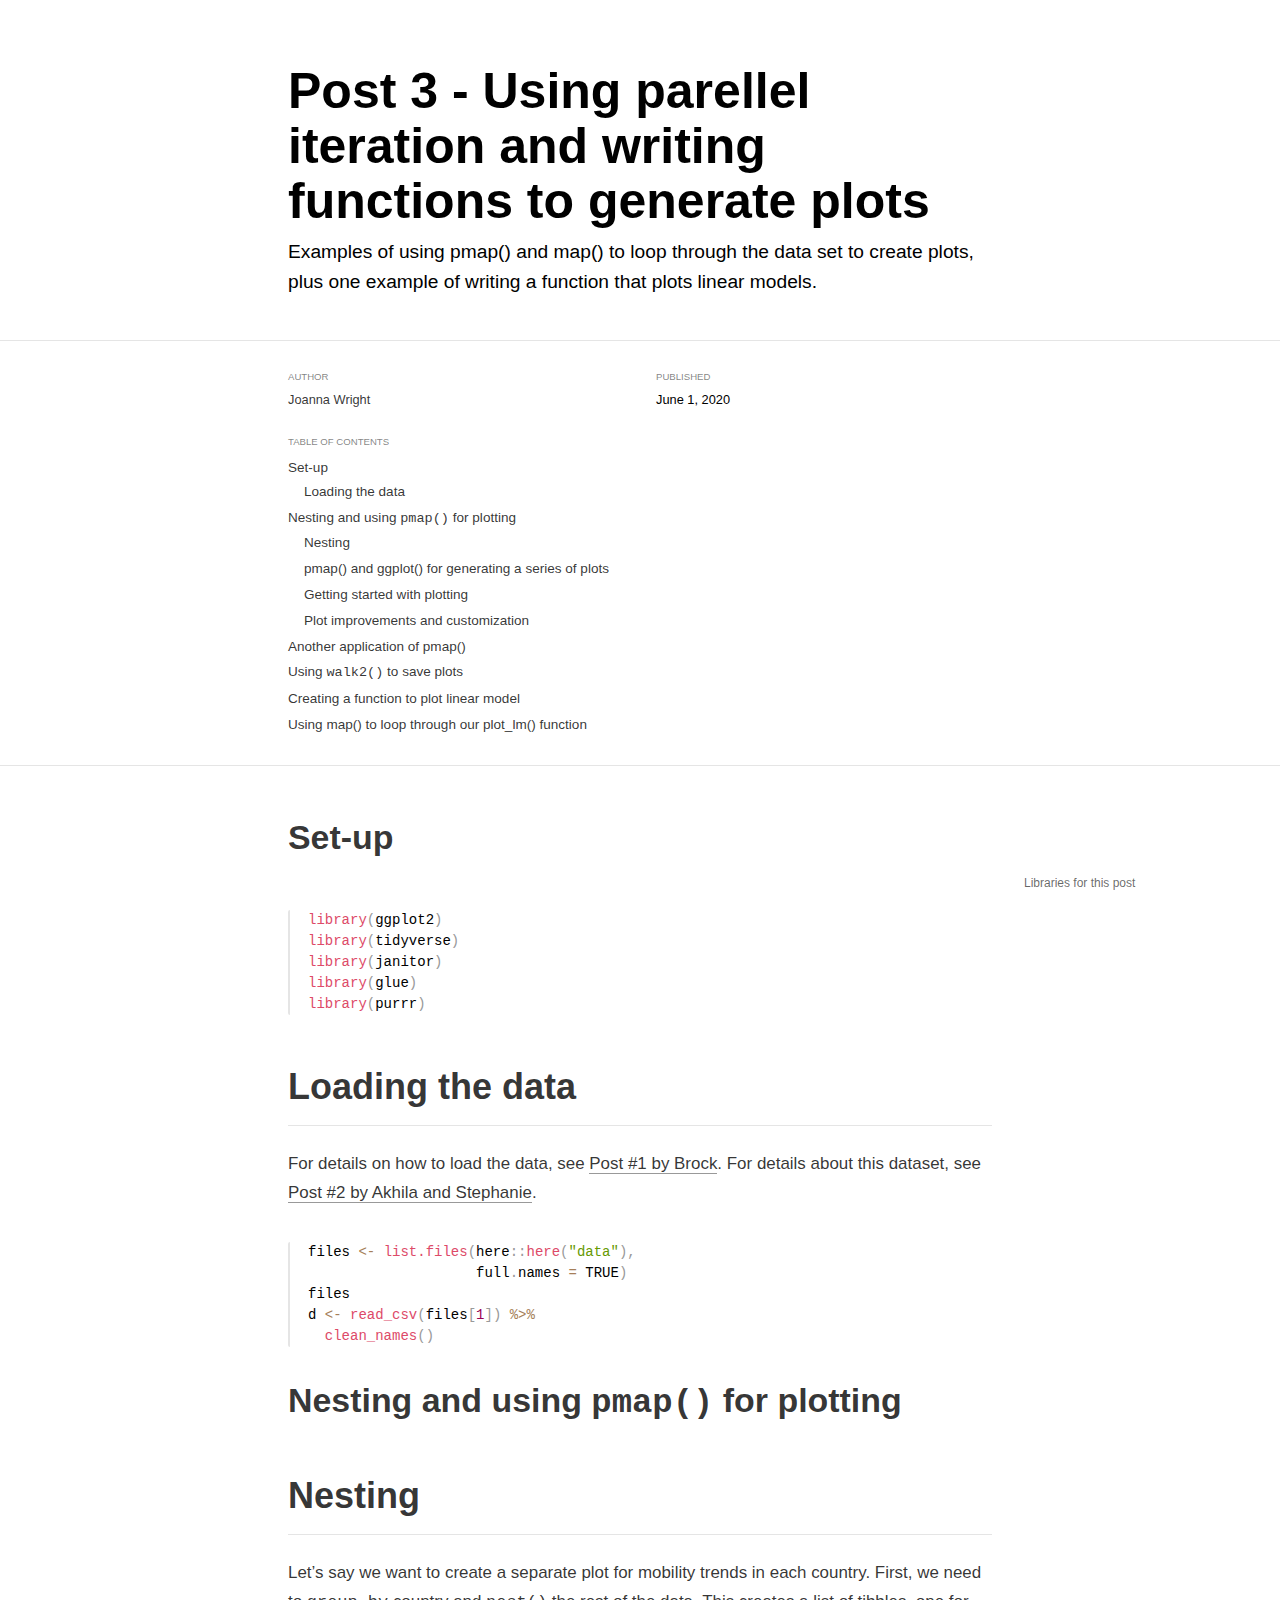
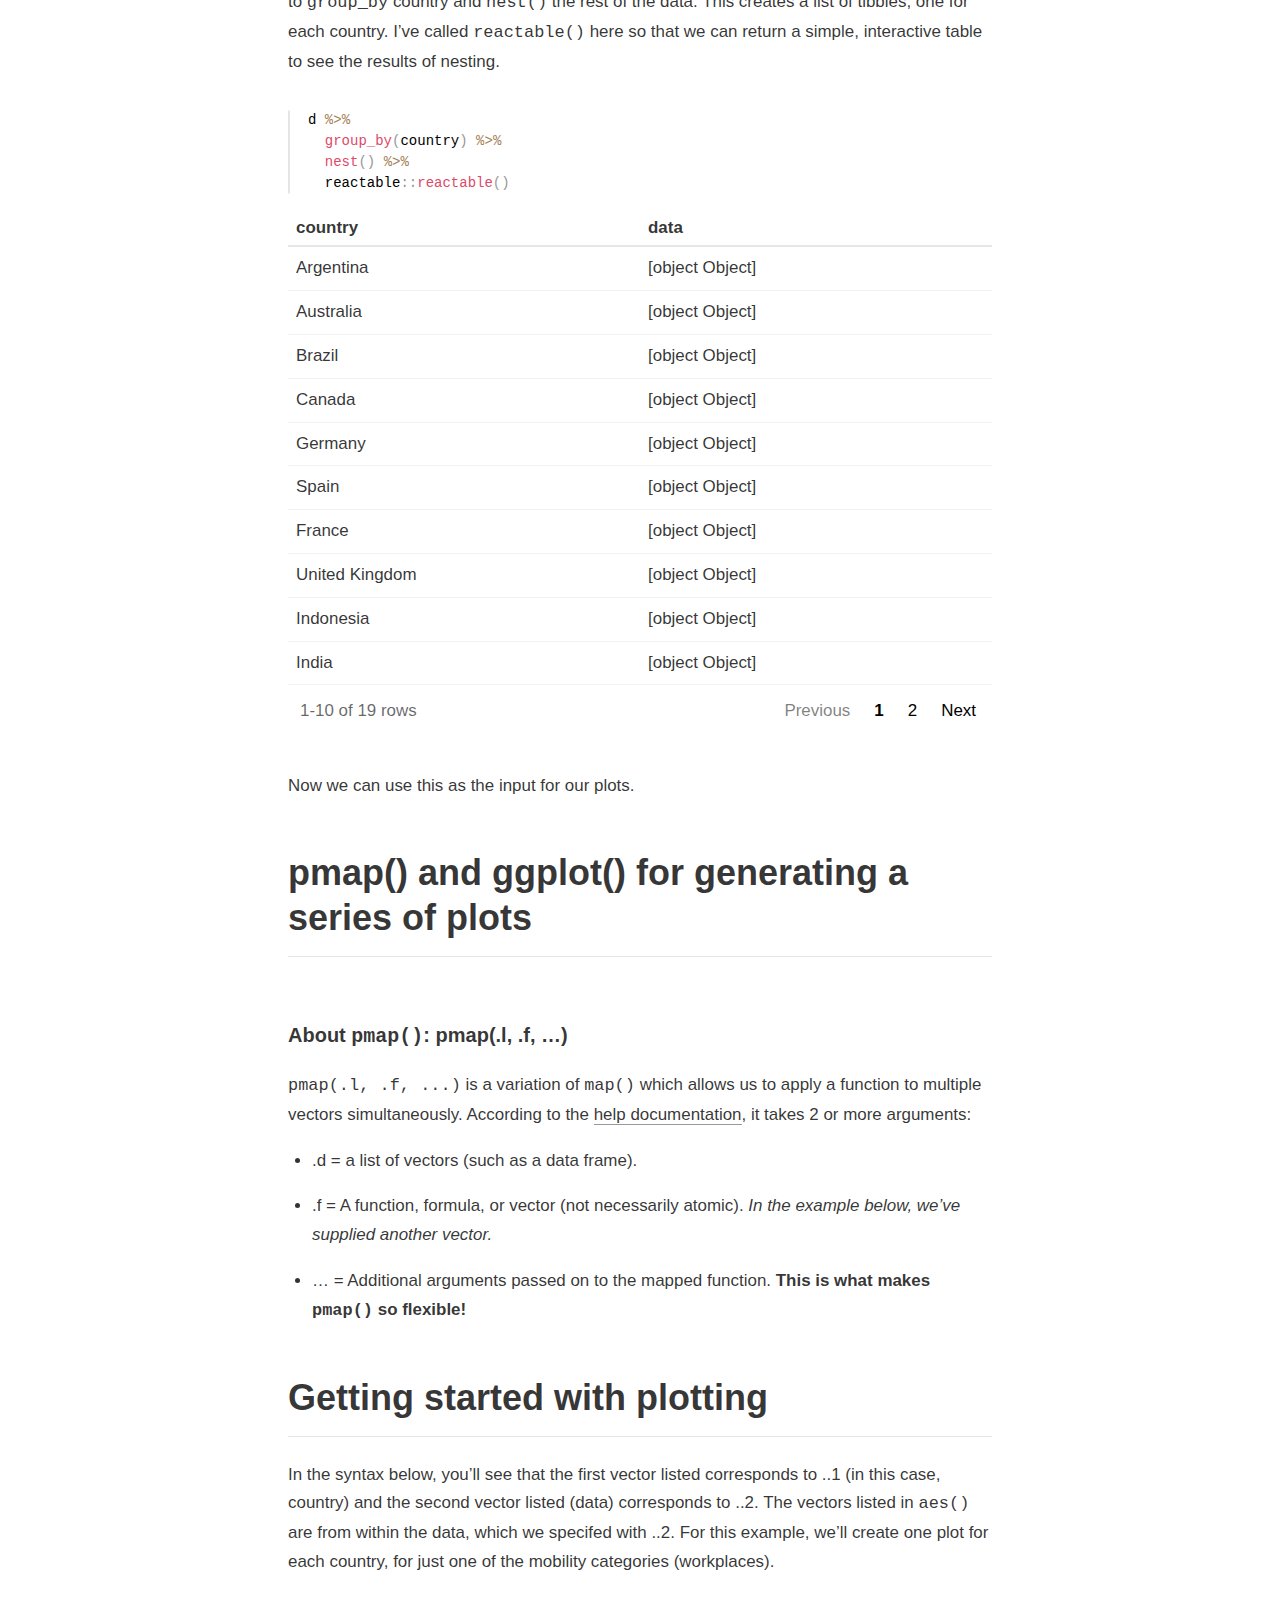
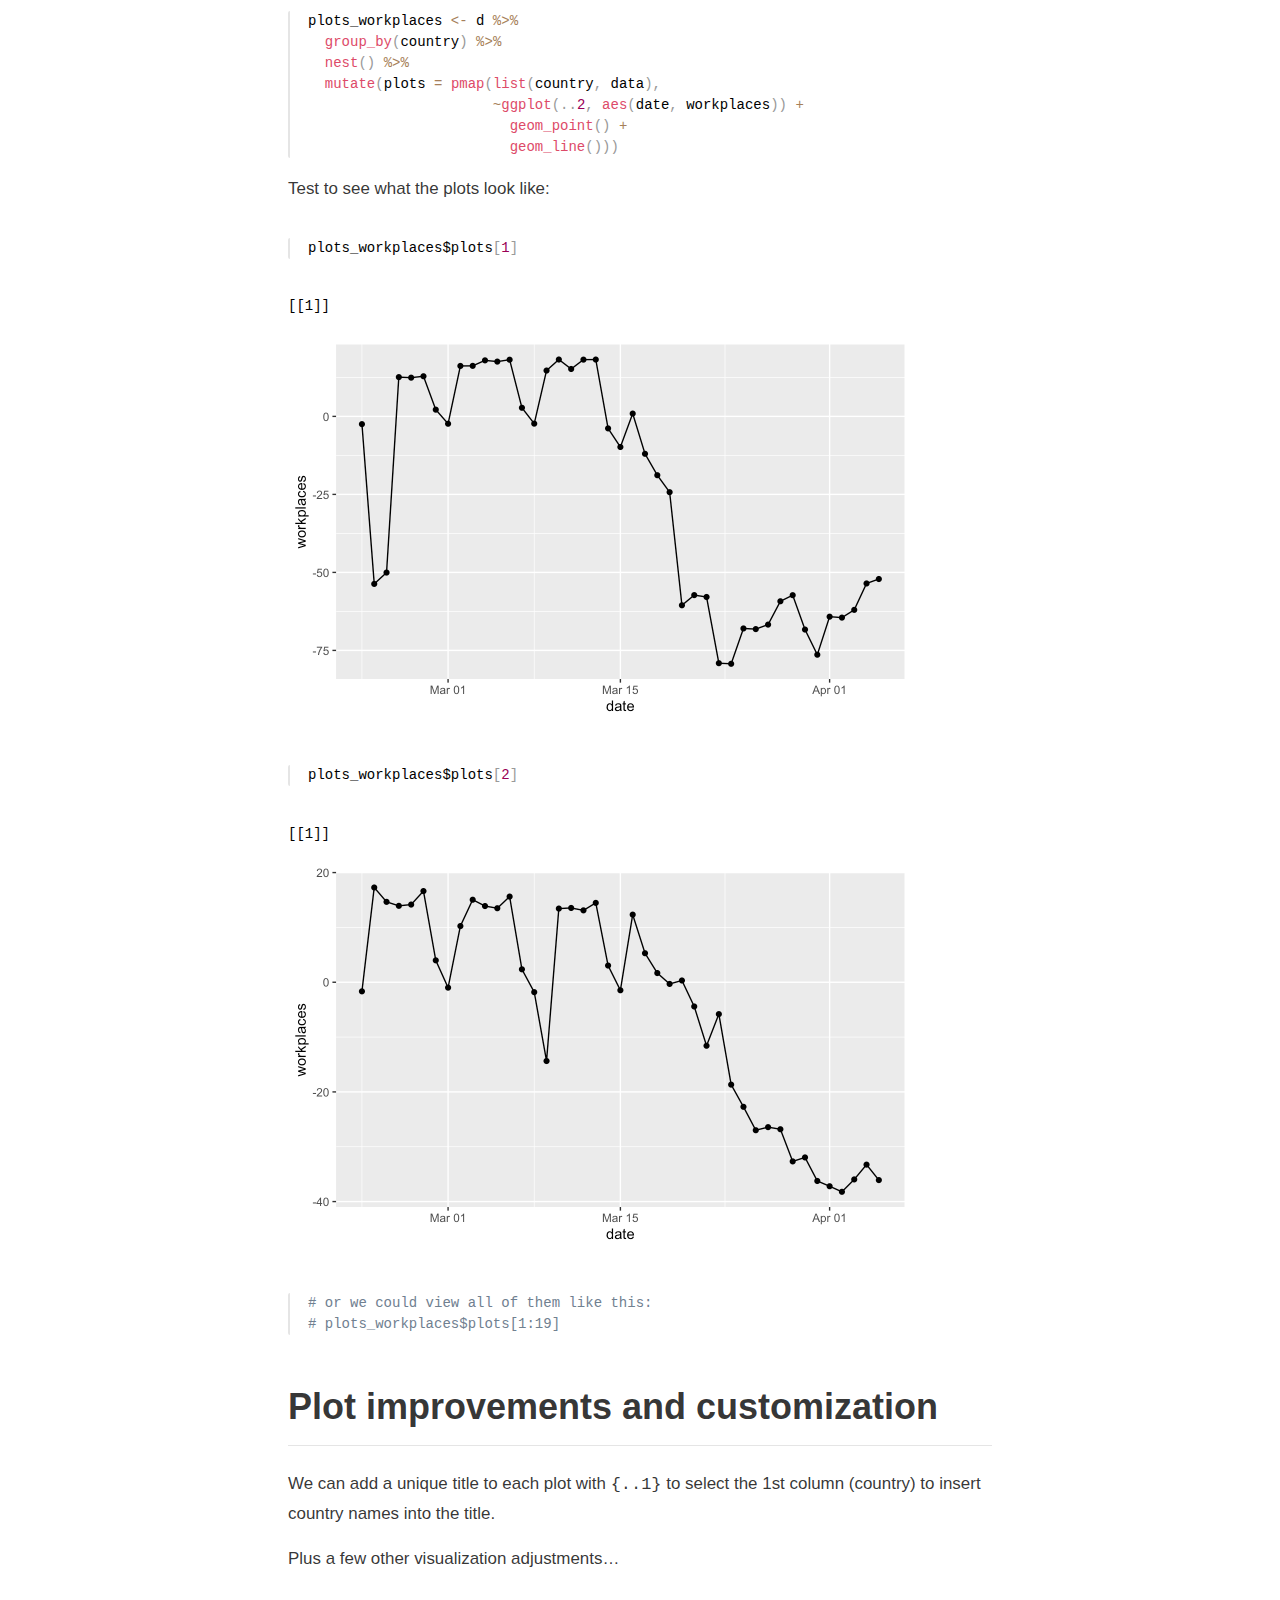
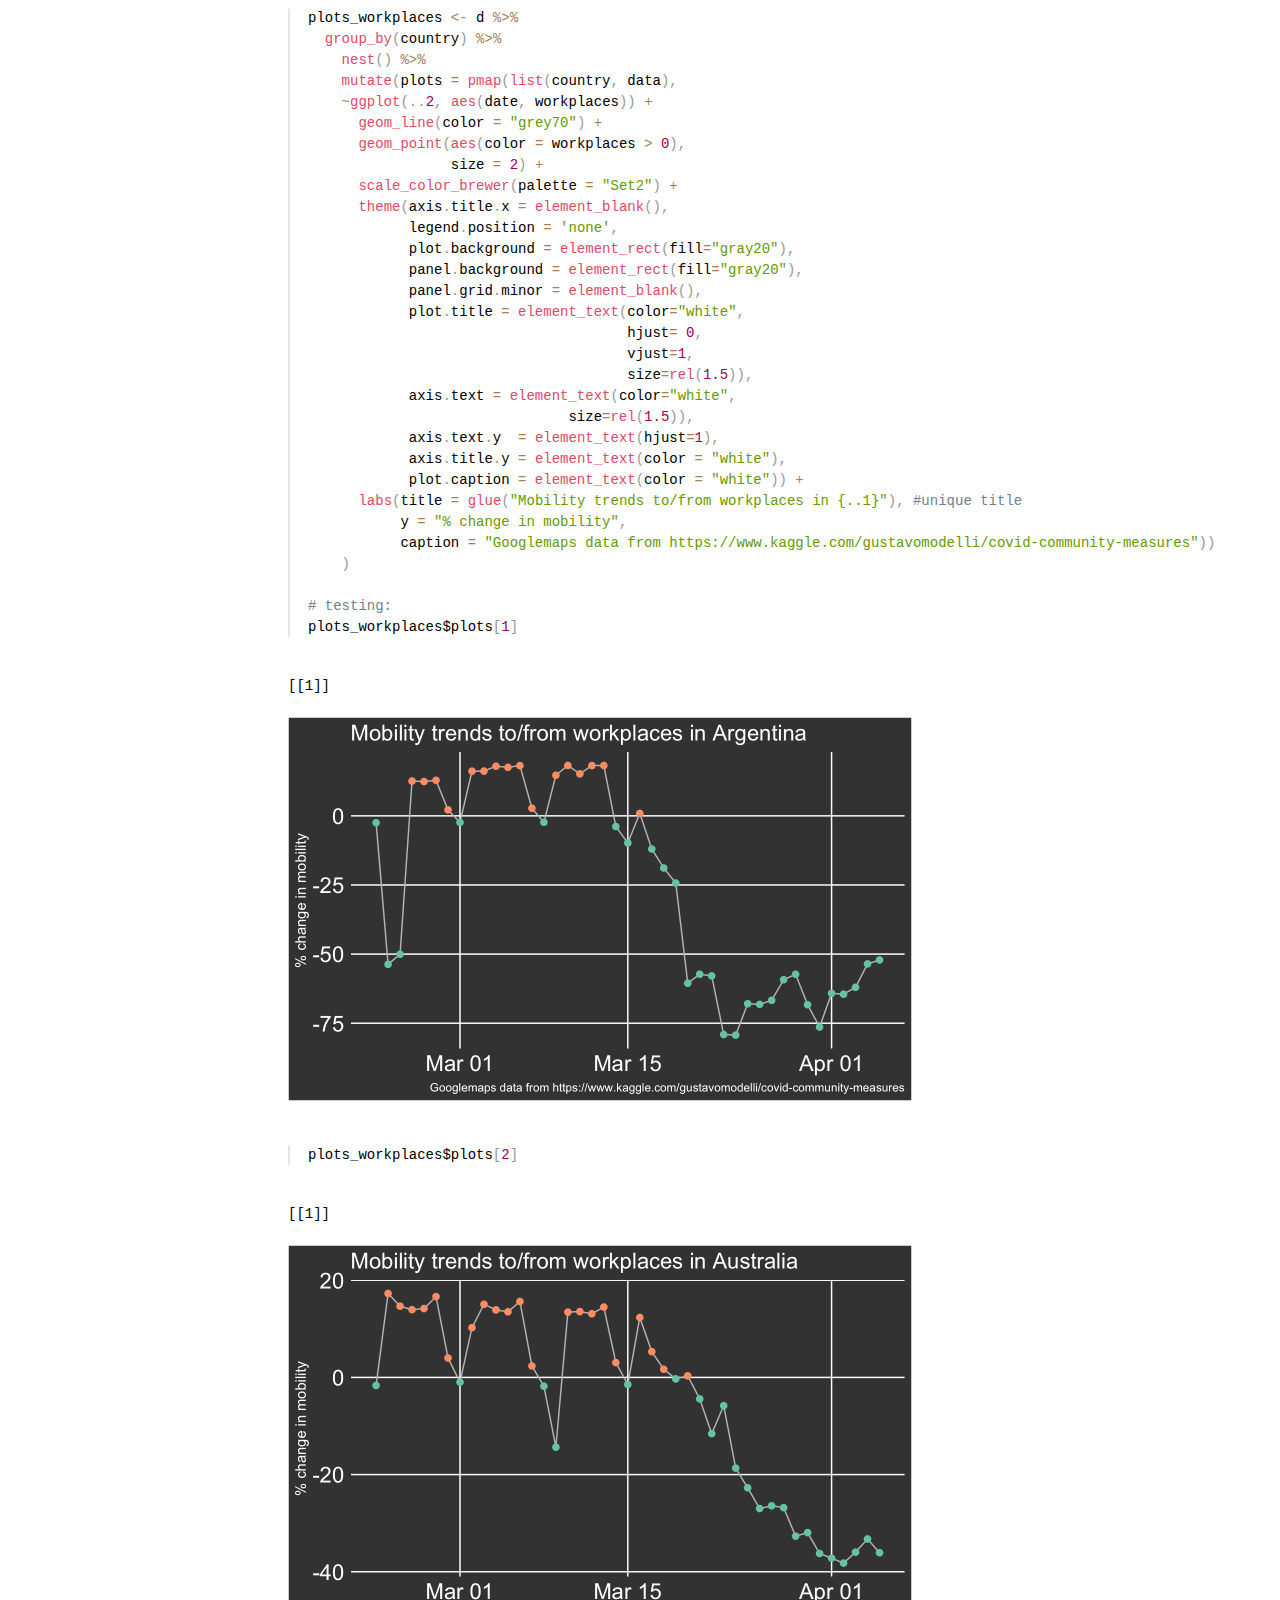
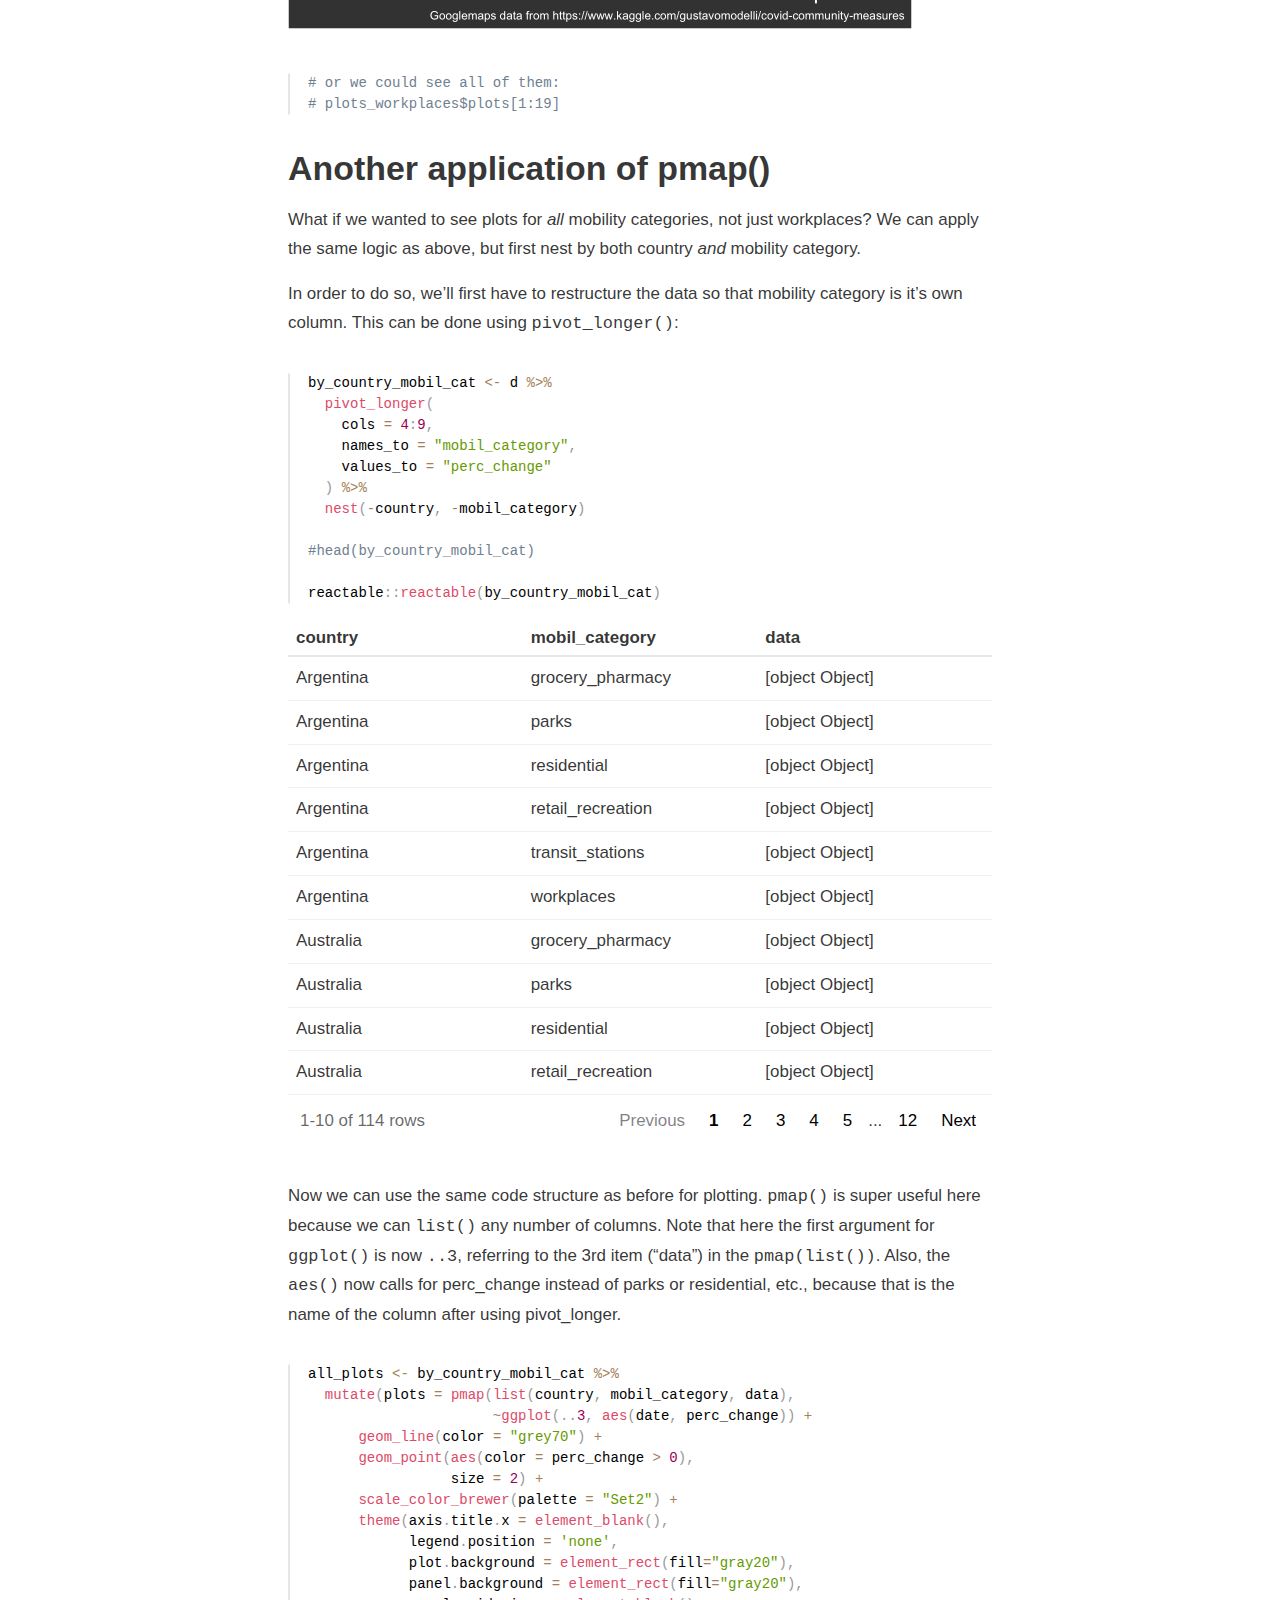
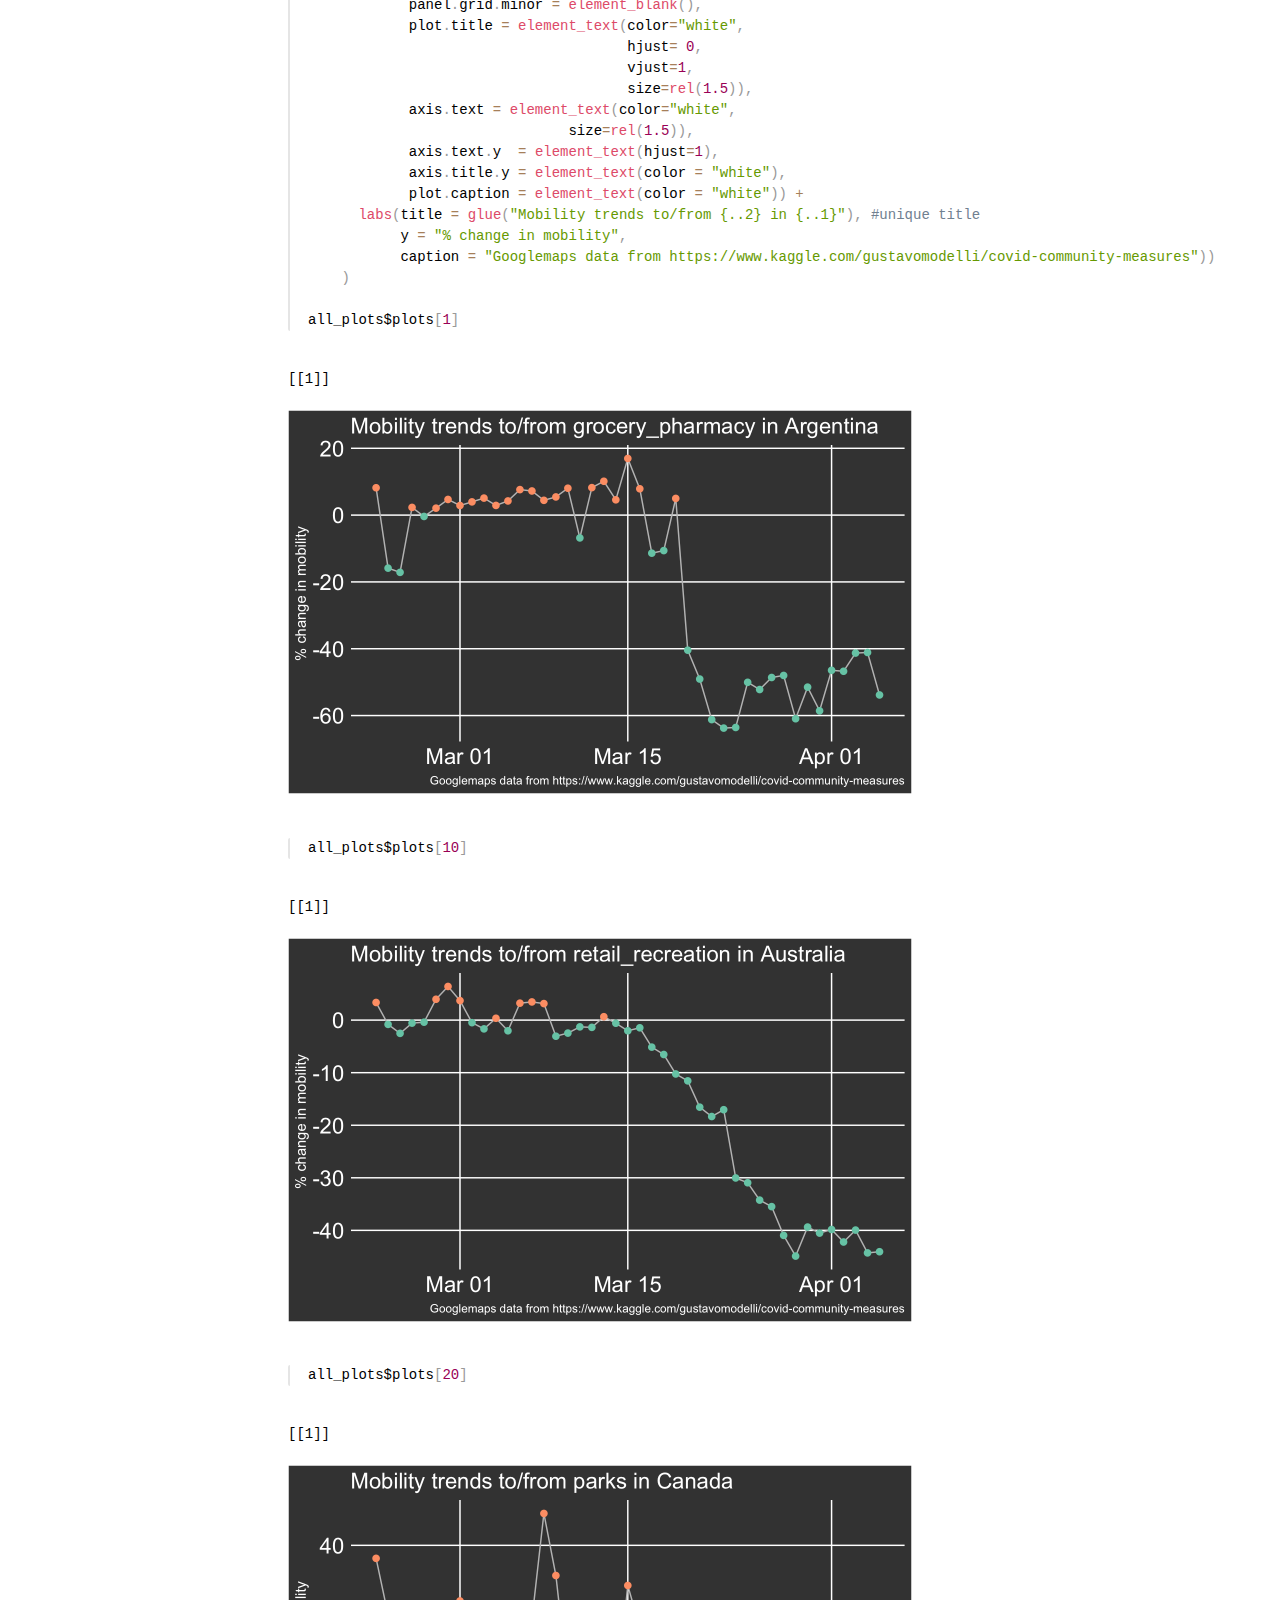
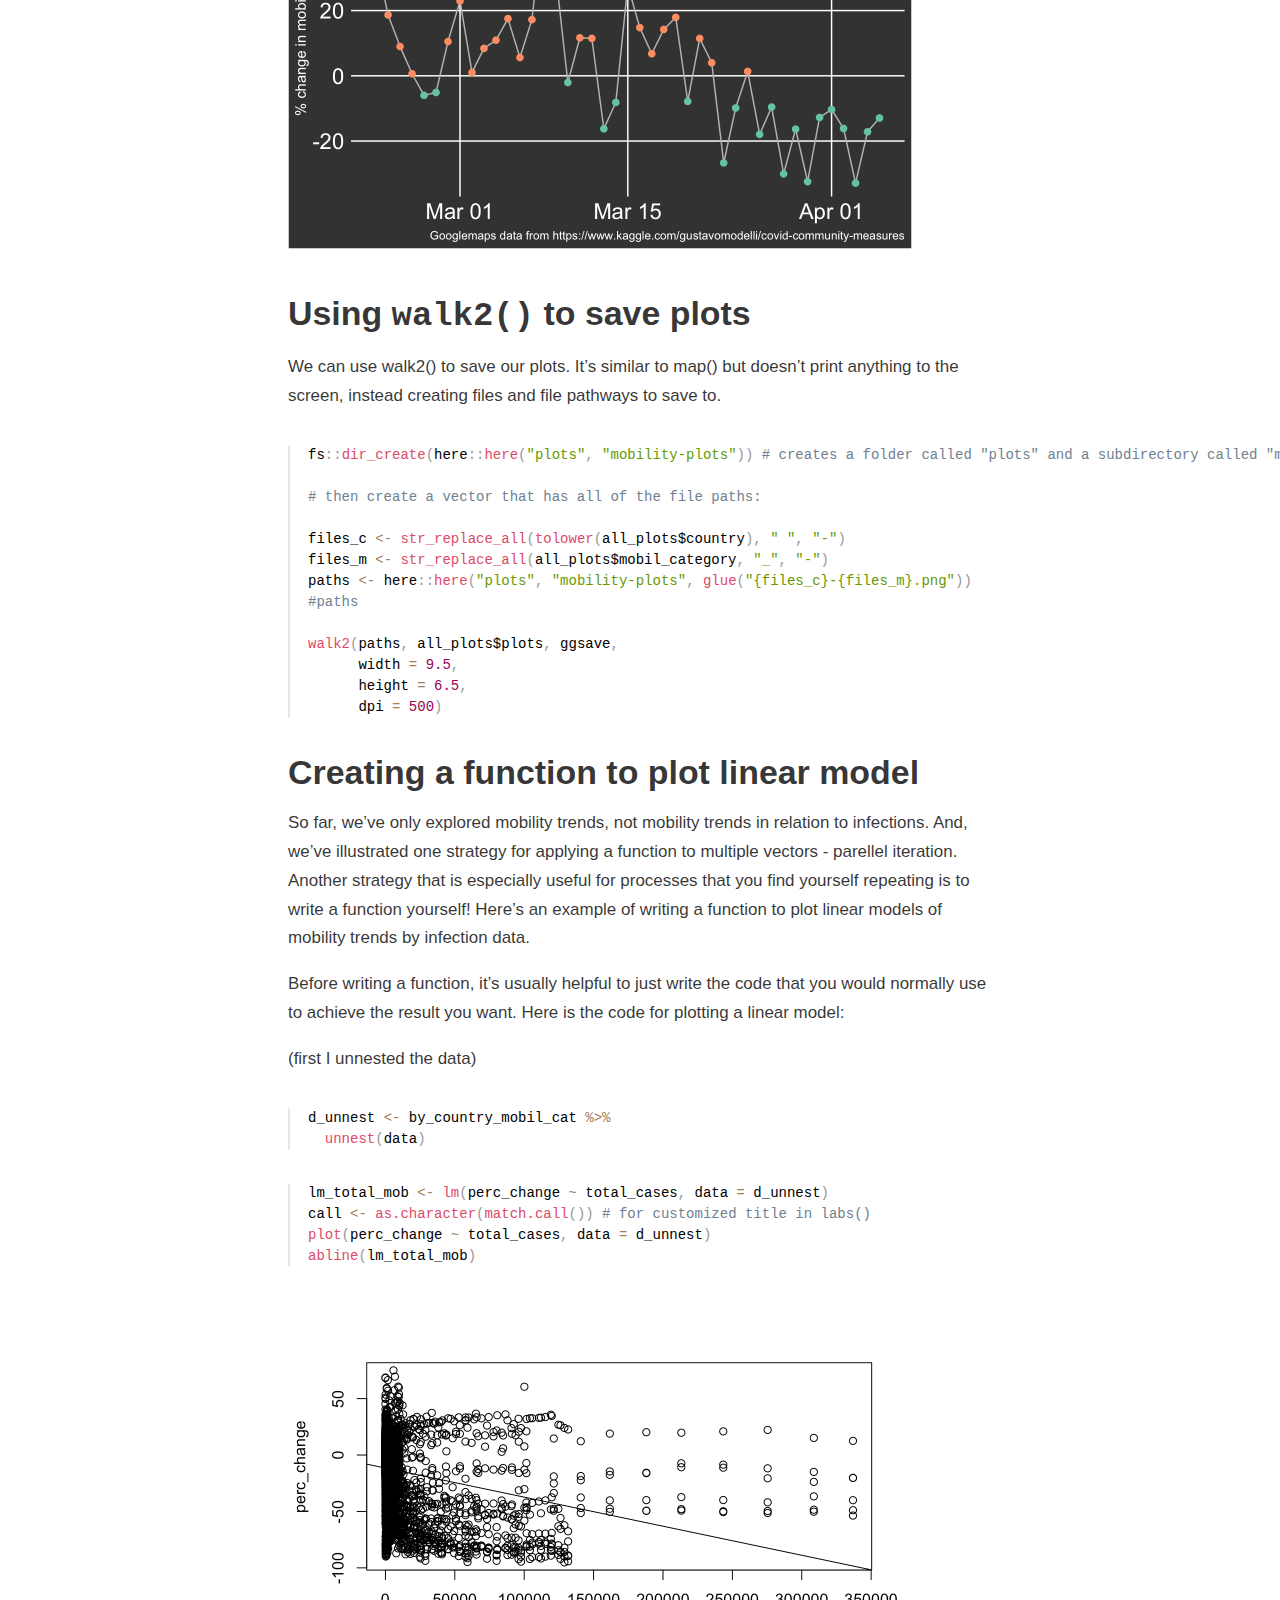
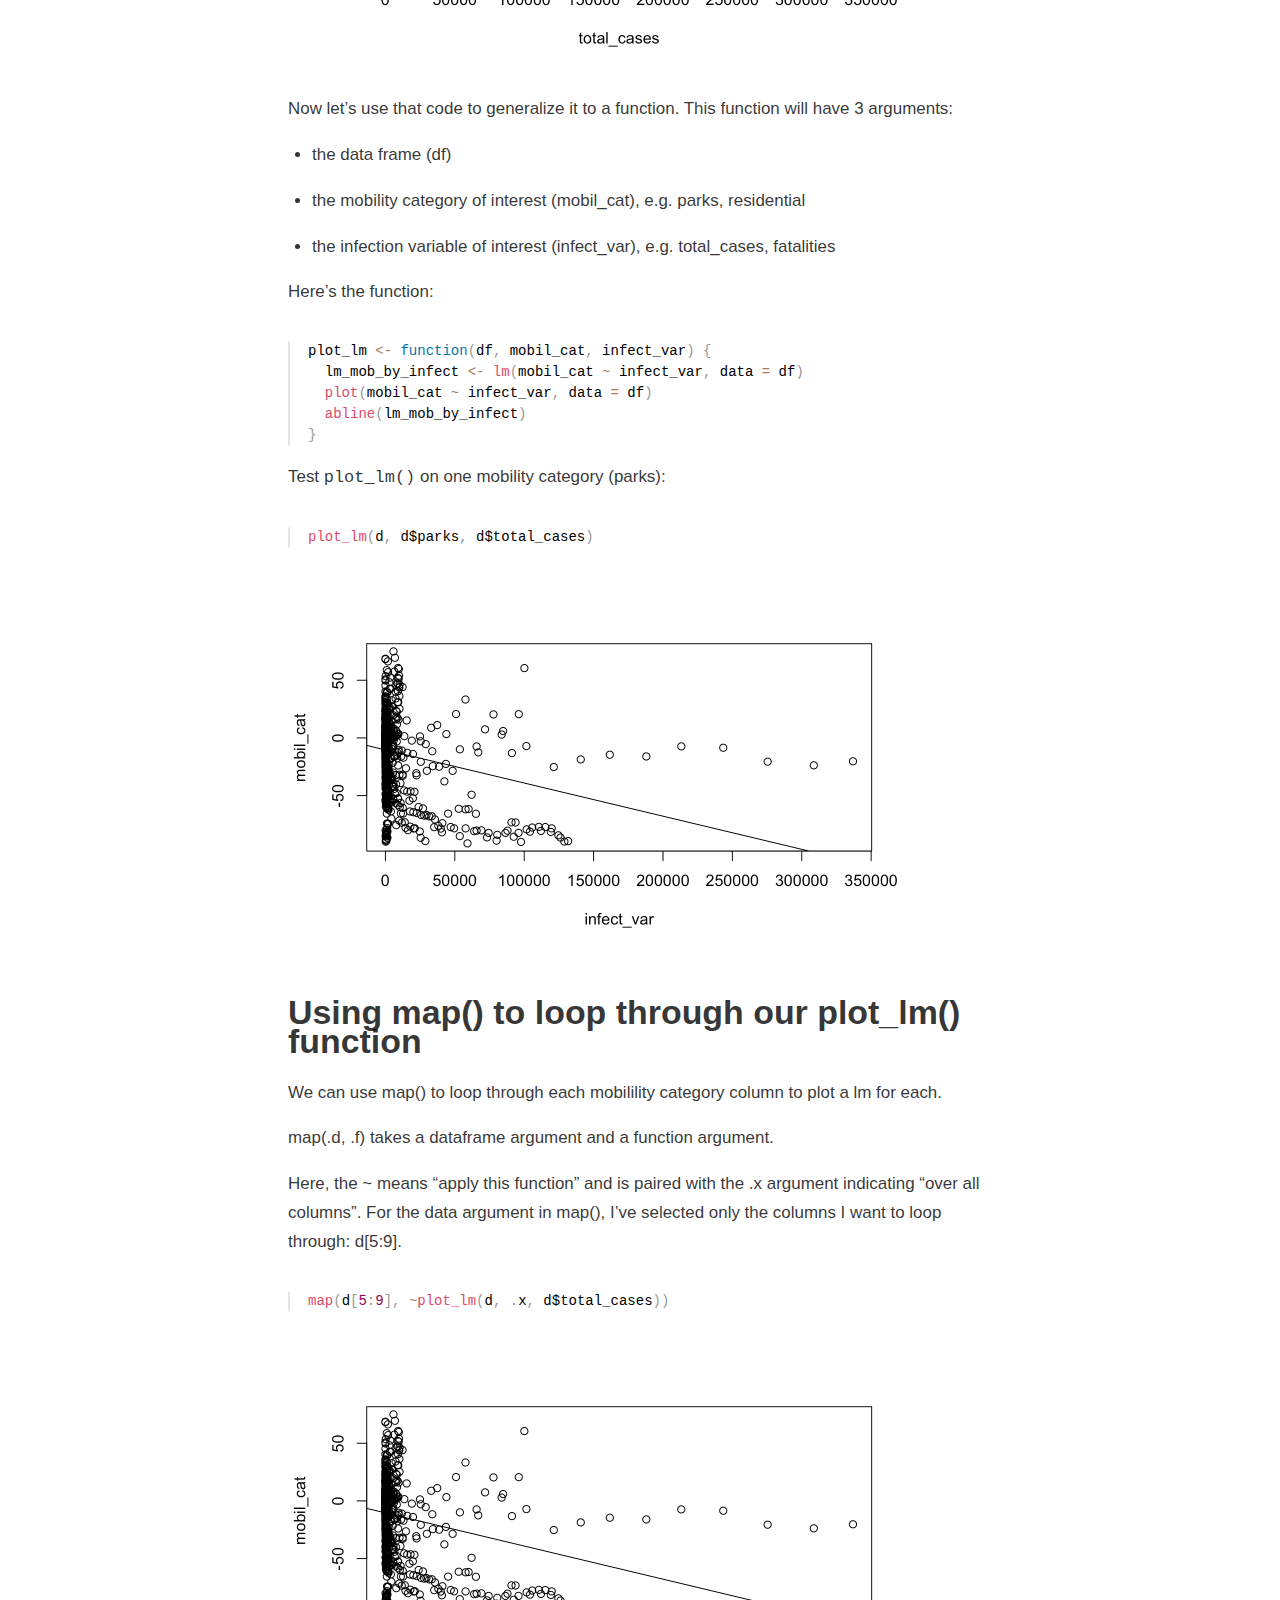
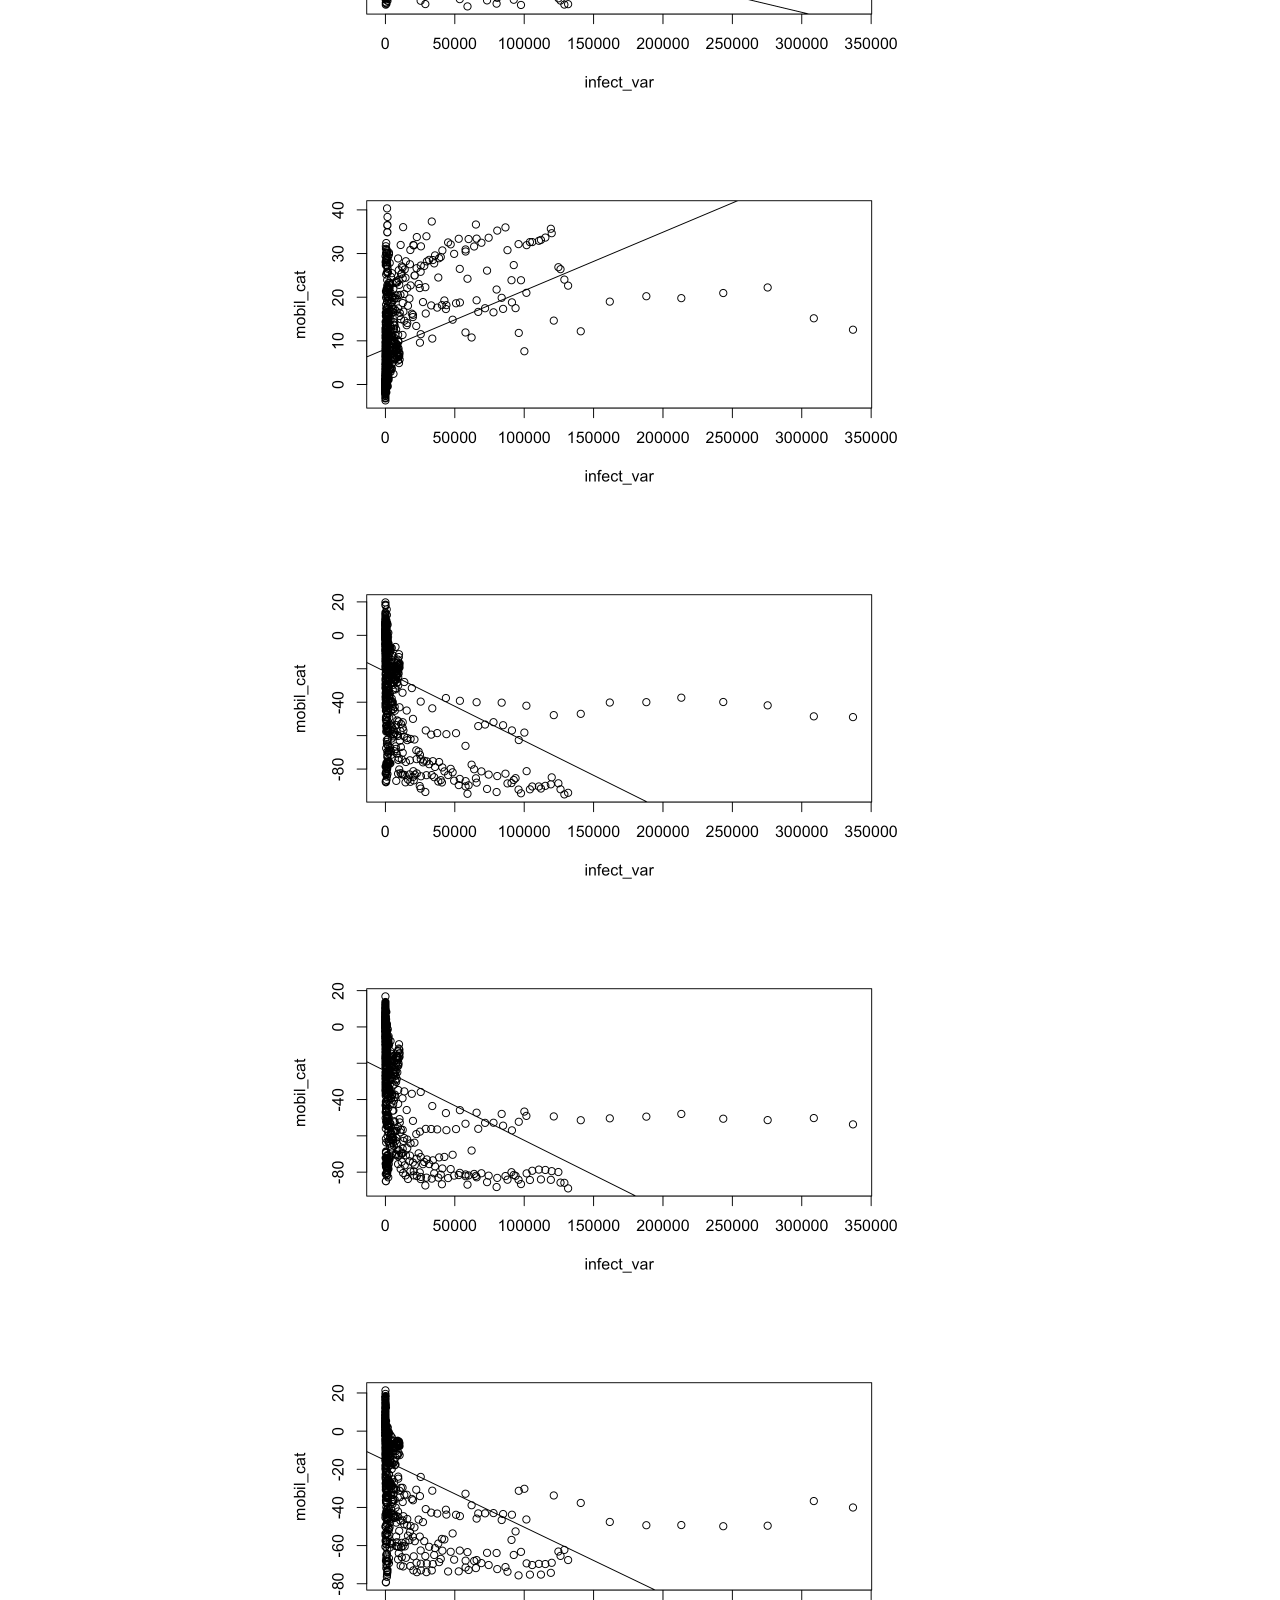
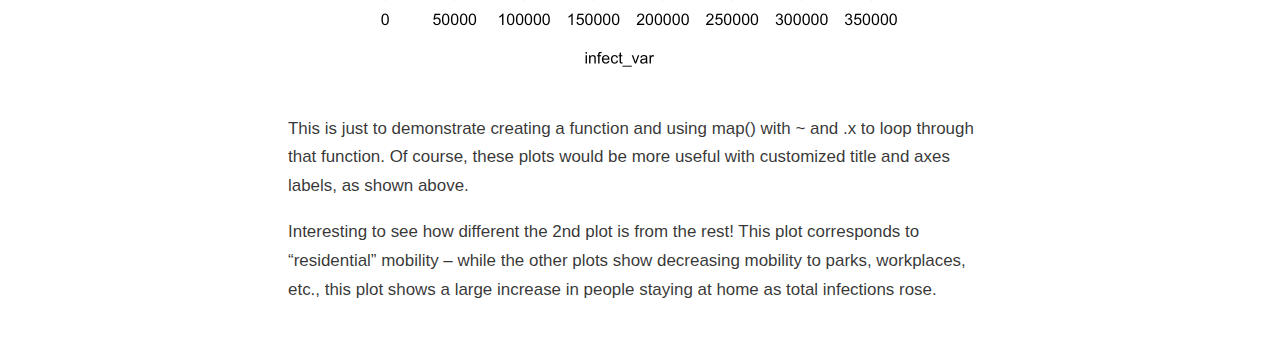
<file: _posts/2020-05-08-blog_post_3/blog_post_3.html>
<!DOCTYPE html>

<html xmlns="http://www.w3.org/1999/xhtml" lang="" xml:lang="">

<head>
  <meta charset="utf-8"/>
  <meta name="viewport" content="width=device-width, initial-scale=1"/>
  <meta http-equiv="X-UA-Compatible" content="IE=Edge,chrome=1"/>
  <meta name="generator" content="distill" />

  <style type="text/css">
  /* Hide doc at startup (prevent jankiness while JS renders/transforms) */
  body {
    visibility: hidden;
  }
  </style>

 <!--radix_placeholder_import_source-->
 <!--/radix_placeholder_import_source-->

  <!--radix_placeholder_meta_tags-->
  <title>Post 3 - Using parellel iteration and writing functions to generate plots</title>
  
  <meta property="description" itemprop="description" content="Examples of using pmap() and map() to loop through the data set to create plots, plus one example of writing a function that plots linear models."/>
  
  
  <!--  https://schema.org/Article -->
  <meta property="article:published" itemprop="datePublished" content="2020-06-01"/>
  <meta property="article:created" itemprop="dateCreated" content="2020-06-01"/>
  <meta name="article:author" content="Joanna Wright"/>
  
  <!--  https://developers.facebook.com/docs/sharing/webmasters#markup -->
  <meta property="og:title" content="Post 3 - Using parellel iteration and writing functions to generate plots"/>
  <meta property="og:type" content="article"/>
  <meta property="og:description" content="Examples of using pmap() and map() to loop through the data set to create plots, plus one example of writing a function that plots linear models."/>
  <meta property="og:locale" content="en_US"/>
  
  <!--  https://dev.twitter.com/cards/types/summary -->
  <meta property="twitter:card" content="summary"/>
  <meta property="twitter:title" content="Post 3 - Using parellel iteration and writing functions to generate plots"/>
  <meta property="twitter:description" content="Examples of using pmap() and map() to loop through the data set to create plots, plus one example of writing a function that plots linear models."/>
  
  <!--/radix_placeholder_meta_tags-->
  <!--radix_placeholder_rmarkdown_metadata-->
  
  <script type="text/json" id="radix-rmarkdown-metadata">
  {"type":"list","attributes":{"names":{"type":"character","attributes":{},"value":["title","description","author","date","output"]}},"value":[{"type":"character","attributes":{},"value":["Post 3 - Using parellel iteration and writing functions to generate plots"]},{"type":"character","attributes":{},"value":["Examples of using pmap() and map() to loop through the data set to create plots, plus one example of writing a function that plots linear models.  \n"]},{"type":"list","attributes":{},"value":[{"type":"list","attributes":{"names":{"type":"character","attributes":{},"value":["name","url"]}},"value":[{"type":"character","attributes":{},"value":["Joanna Wright"]},{"type":"character","attributes":{},"value":["https://s-gluck.github.io/funprog_blog"]}]}]},{"type":"character","attributes":{},"value":["06-01-2020"]},{"type":"list","attributes":{"names":{"type":"character","attributes":{},"value":["distill::distill_article"]}},"value":[{"type":"list","attributes":{"names":{"type":"character","attributes":{},"value":["self_contained","toc","toc_depth"]}},"value":[{"type":"logical","attributes":{},"value":[false]},{"type":"logical","attributes":{},"value":[true]},{"type":"integer","attributes":{},"value":[2]}]}]}]}
  </script>
  <!--/radix_placeholder_rmarkdown_metadata-->
  
  <script type="text/json" id="radix-resource-manifest">
  {"type":"character","attributes":{},"value":["blog_post_3_files/bowser-1.9.3/bowser.min.js","blog_post_3_files/core-js-2.5.3/LICENSE","blog_post_3_files/core-js-2.5.3/package.json","blog_post_3_files/core-js-2.5.3/shim.min.js","blog_post_3_files/distill-2.2.21/template.v2.js","blog_post_3_files/figure-html5/adding unique title to each plot with country name-1.png","blog_post_3_files/figure-html5/adding unique title to each plot with country name-2.png","blog_post_3_files/figure-html5/unnamed-chunk-10-1.png","blog_post_3_files/figure-html5/unnamed-chunk-10-2.png","blog_post_3_files/figure-html5/unnamed-chunk-10-3.png","blog_post_3_files/figure-html5/unnamed-chunk-10-4.png","blog_post_3_files/figure-html5/unnamed-chunk-10-5.png","blog_post_3_files/figure-html5/unnamed-chunk-11-1.png","blog_post_3_files/figure-html5/unnamed-chunk-11-2.png","blog_post_3_files/figure-html5/unnamed-chunk-11-3.png","blog_post_3_files/figure-html5/unnamed-chunk-11-4.png","blog_post_3_files/figure-html5/unnamed-chunk-11-5.png","blog_post_3_files/figure-html5/unnamed-chunk-3-1.png","blog_post_3_files/figure-html5/unnamed-chunk-3-2.png","blog_post_3_files/figure-html5/unnamed-chunk-5-1.png","blog_post_3_files/figure-html5/unnamed-chunk-5-2.png","blog_post_3_files/figure-html5/unnamed-chunk-5-3.png","blog_post_3_files/figure-html5/unnamed-chunk-7-1.png","blog_post_3_files/figure-html5/unnamed-chunk-8-1.png","blog_post_3_files/figure-html5/unnamed-chunk-9-1.png","blog_post_3_files/htmlwidgets-1.5.1/htmlwidgets.js","blog_post_3_files/jquery-1.11.3/jquery.min.js","blog_post_3_files/react-16.12.0/AUTHORS","blog_post_3_files/react-16.12.0/LICENSE.txt","blog_post_3_files/react-16.12.0/react-dom.min.js","blog_post_3_files/react-16.12.0/react.min.js","blog_post_3_files/reactable-binding-0.1.0.1/reactable.js","blog_post_3_files/reactable-binding-0.1.0/reactable.js","blog_post_3_files/reactwidget-1.0.0/react-tools.js","blog_post_3_files/reactwidget-1.0.0/react-tools.js.map","blog_post_3_files/webcomponents-2.0.0/webcomponents.js","joannapost1_files/bowser-1.9.3/bowser.min.js","joannapost1_files/distill-2.2.21/template.v2.js","joannapost1_files/figure-html5/adding unique title to each plot with country name-1.png","joannapost1_files/figure-html5/adding unique title to each plot with country name-10.png","joannapost1_files/figure-html5/adding unique title to each plot with country name-11.png","joannapost1_files/figure-html5/adding unique title to each plot with country name-12.png","joannapost1_files/figure-html5/adding unique title to each plot with country name-13.png","joannapost1_files/figure-html5/adding unique title to each plot with country name-14.png","joannapost1_files/figure-html5/adding unique title to each plot with country name-15.png","joannapost1_files/figure-html5/adding unique title to each plot with country name-16.png","joannapost1_files/figure-html5/adding unique title to each plot with country name-17.png","joannapost1_files/figure-html5/adding unique title to each plot with country name-18.png","joannapost1_files/figure-html5/adding unique title to each plot with country name-19.png","joannapost1_files/figure-html5/adding unique title to each plot with country name-2.png","joannapost1_files/figure-html5/adding unique title to each plot with country name-20.png","joannapost1_files/figure-html5/adding unique title to each plot with country name-21.png","joannapost1_files/figure-html5/adding unique title to each plot with country name-3.png","joannapost1_files/figure-html5/adding unique title to each plot with country name-4.png","joannapost1_files/figure-html5/adding unique title to each plot with country name-5.png","joannapost1_files/figure-html5/adding unique title to each plot with country name-6.png","joannapost1_files/figure-html5/adding unique title to each plot with country name-7.png","joannapost1_files/figure-html5/adding unique title to each plot with country name-8.png","joannapost1_files/figure-html5/adding unique title to each plot with country name-9.png","joannapost1_files/figure-html5/collapsing mobility across place categories-1.png","joannapost1_files/figure-html5/collapsing mobility across place categories-2.png","joannapost1_files/figure-html5/collapsing mobility across place categories-3.png","joannapost1_files/figure-html5/function for creating plots-1.png","joannapost1_files/figure-html5/function for creating plots-2.png","joannapost1_files/figure-html5/how mobility relates to infection rates-1.png","joannapost1_files/figure-html5/how mobility relates to infection rates-2.png","joannapost1_files/figure-html5/how mobility relates to infection rates-3.png","joannapost1_files/figure-html5/how mobility relates to infection rates-4.png","joannapost1_files/figure-html5/parallel iteration, workplaces mobility trends for each country-1.png","joannapost1_files/figure-html5/parallel iteration, workplaces mobility trends for each country-10.png","joannapost1_files/figure-html5/parallel iteration, workplaces mobility trends for each country-11.png","joannapost1_files/figure-html5/parallel iteration, workplaces mobility trends for each country-12.png","joannapost1_files/figure-html5/parallel iteration, workplaces mobility trends for each country-13.png","joannapost1_files/figure-html5/parallel iteration, workplaces mobility trends for each country-14.png","joannapost1_files/figure-html5/parallel iteration, workplaces mobility trends for each country-15.png","joannapost1_files/figure-html5/parallel iteration, workplaces mobility trends for each country-16.png","joannapost1_files/figure-html5/parallel iteration, workplaces mobility trends for each country-17.png","joannapost1_files/figure-html5/parallel iteration, workplaces mobility trends for each country-18.png","joannapost1_files/figure-html5/parallel iteration, workplaces mobility trends for each country-19.png","joannapost1_files/figure-html5/parallel iteration, workplaces mobility trends for each country-2.png","joannapost1_files/figure-html5/parallel iteration, workplaces mobility trends for each country-20.png","joannapost1_files/figure-html5/parallel iteration, workplaces mobility trends for each country-21.png","joannapost1_files/figure-html5/parallel iteration, workplaces mobility trends for each country-3.png","joannapost1_files/figure-html5/parallel iteration, workplaces mobility trends for each country-4.png","joannapost1_files/figure-html5/parallel iteration, workplaces mobility trends for each country-5.png","joannapost1_files/figure-html5/parallel iteration, workplaces mobility trends for each country-6.png","joannapost1_files/figure-html5/parallel iteration, workplaces mobility trends for each country-7.png","joannapost1_files/figure-html5/parallel iteration, workplaces mobility trends for each country-8.png","joannapost1_files/figure-html5/parallel iteration, workplaces mobility trends for each country-9.png","joannapost1_files/figure-html5/trying out parallel iteration, parks mobility trends-1.png","joannapost1_files/figure-html5/trying out parallel iteration, parks mobility trends-2.png","joannapost1_files/figure-html5/unnamed-chunk-2-1.png","joannapost1_files/figure-html5/unnamed-chunk-4-1.png","joannapost1_files/figure-html5/unnamed-chunk-5-1.png","joannapost1_files/jquery-1.11.3/jquery.min.js","joannapost1_files/webcomponents-2.0.0/webcomponents.js","joannapost1.html"]}
  </script>
  <!--radix_placeholder_navigation_in_header-->
  <!--/radix_placeholder_navigation_in_header-->
  <!--radix_placeholder_distill-->
  
  <style type="text/css">
  
  body {
    background-color: white;
  }
  
  .pandoc-table {
    width: 100%;
  }
  
  .pandoc-table>caption {
    margin-bottom: 10px;
  }
  
  .pandoc-table th:not([align]) {
    text-align: left;
  }
  
  .pagedtable-footer {
    font-size: 15px;
  }
  
  .html-widget {
    margin-bottom: 2.0em;
  }
  
  .l-screen-inset {
    padding-right: 16px;
  }
  
  .l-screen .caption {
    margin-left: 10px;
  }
  
  .shaded {
    background: rgb(247, 247, 247);
    padding-top: 20px;
    padding-bottom: 20px;
    border-top: 1px solid rgba(0, 0, 0, 0.1);
    border-bottom: 1px solid rgba(0, 0, 0, 0.1);
  }
  
  .shaded .html-widget {
    margin-bottom: 0;
    border: 1px solid rgba(0, 0, 0, 0.1);
  }
  
  .shaded .shaded-content {
    background: white;
  }
  
  .text-output {
    margin-top: 0;
    line-height: 1.5em;
  }
  
  .hidden {
    display: none !important;
  }
  
  d-article {
    padding-bottom: 30px;
  }
  
  d-appendix {
    padding-top: 30px;
  }
  
  d-article>p>img {
    width: 100%;
  }
  
  d-article iframe {
    border: 1px solid rgba(0, 0, 0, 0.1);
    margin-bottom: 2.0em;
    width: 100%;
  }
  
  figure img.external {
    background: white;
    border: 1px solid rgba(0, 0, 0, 0.1);
    box-shadow: 0 1px 8px rgba(0, 0, 0, 0.1);
    padding: 18px;
    box-sizing: border-box;
  }
  
  /* CSS for table of contents */
  
  .d-toc {
    color: rgba(0,0,0,0.8);
    font-size: 0.8em;
    line-height: 1em;
  }
  
  .d-toc-header {
    font-size: 0.6rem;
    font-weight: 400;
    color: rgba(0, 0, 0, 0.5);
    text-transform: uppercase;
    margin-top: 0;
    margin-bottom: 1.3em;
  }
  
  .d-toc a {
    border-bottom: none;
  }
  
  .d-toc ul {
    padding-left: 0;
  }
  
  .d-toc li>ul {
    padding-top: 0.8em;
    padding-left: 16px;
    margin-bottom: 0.6em;
  }
  
  .d-toc ul,
  .d-toc li {
    list-style-type: none;
  }
  
  .d-toc li {
    margin-bottom: 0.9em;
  }
  
  .d-toc-separator {
    margin-top: 20px;
    margin-bottom: 2em;
  }
  
  .d-article-with-toc {
    border-top: none;
    padding-top: 0;
  }
  
  
  
  /* Tweak code blocks (note that this CSS is repeated above in an injection
     into the d-code shadow dom) */
  
  d-code {
    overflow-x: auto !important;
  }
  
  pre.d-code code.d-code {
    padding-left: 10px;
    font-size: 12px;
    border-left: 2px solid rgba(0,0,0,0.1);
  }
  
  pre.text-output {
  
    font-size: 12px;
    color: black;
    background: none;
    font-family: Consolas, Monaco, 'Andale Mono', 'Ubuntu Mono', monospace;
    text-align: left;
    white-space: pre;
    word-spacing: normal;
    word-break: normal;
    word-wrap: normal;
    line-height: 1.5;
  
    -moz-tab-size: 4;
    -o-tab-size: 4;
    tab-size: 4;
  
    -webkit-hyphens: none;
    -moz-hyphens: none;
    -ms-hyphens: none;
    hyphens: none;
  }
  
  @media(min-width: 768px) {
  
  d-code {
    overflow-x: visible !important;
  }
  
  pre.d-code code.d-code  {
      padding-left: 18px;
      font-size: 14px;
  }
  pre.text-output {
    font-size: 14px;
  }
  }
  
  /* Figure */
  
  .figure {
    position: relative;
    margin-bottom: 2.5em;
    margin-top: 1.5em;
  }
  
  .figure img {
    width: 100%;
  }
  
  .figure .caption {
    color: rgba(0, 0, 0, 0.6);
    font-size: 12px;
    line-height: 1.5em;
  }
  
  .figure img.external {
    background: white;
    border: 1px solid rgba(0, 0, 0, 0.1);
    box-shadow: 0 1px 8px rgba(0, 0, 0, 0.1);
    padding: 18px;
    box-sizing: border-box;
  }
  
  .figure .caption a {
    color: rgba(0, 0, 0, 0.6);
  }
  
  .figure .caption b,
  .figure .caption strong, {
    font-weight: 600;
    color: rgba(0, 0, 0, 1.0);
  }
  
  
  
  /* Tweak 1000px media break to show more text */
  
  @media(min-width: 1000px) {
    .base-grid,
    distill-header,
    d-title,
    d-abstract,
    d-article,
    d-appendix,
    distill-appendix,
    d-byline,
    d-footnote-list,
    d-citation-list,
    distill-footer {
      grid-template-columns: [screen-start] 1fr [page-start kicker-start] 80px [middle-start] 50px [text-start kicker-end] 65px 65px 65px 65px 65px 65px 65px 65px [text-end gutter-start] 65px [middle-end] 65px [page-end gutter-end] 1fr [screen-end];
      grid-column-gap: 16px;
    }
  
    .grid {
      grid-column-gap: 16px;
    }
  
    d-article {
      font-size: 1.06rem;
      line-height: 1.7em;
    }
    figure .caption, .figure .caption, figure figcaption {
      font-size: 13px;
    }
  }
  
  @media(min-width: 1180px) {
    .base-grid,
    distill-header,
    d-title,
    d-abstract,
    d-article,
    d-appendix,
    distill-appendix,
    d-byline,
    d-footnote-list,
    d-citation-list,
    distill-footer {
      grid-template-columns: [screen-start] 1fr [page-start kicker-start] 60px [middle-start] 60px [text-start kicker-end] 60px 60px 60px 60px 60px 60px 60px 60px [text-end gutter-start] 60px [middle-end] 60px [page-end gutter-end] 1fr [screen-end];
      grid-column-gap: 32px;
    }
  
    .grid {
      grid-column-gap: 32px;
    }
  }
  
  
  /* Get the citation styles for the appendix (not auto-injected on render since
     we do our own rendering of the citation appendix) */
  
  d-appendix .citation-appendix,
  .d-appendix .citation-appendix {
    font-size: 11px;
    line-height: 15px;
    border-left: 1px solid rgba(0, 0, 0, 0.1);
    padding-left: 18px;
    border: 1px solid rgba(0,0,0,0.1);
    background: rgba(0, 0, 0, 0.02);
    padding: 10px 18px;
    border-radius: 3px;
    color: rgba(150, 150, 150, 1);
    overflow: hidden;
    margin-top: -12px;
    white-space: pre-wrap;
    word-wrap: break-word;
  }
  
  
  /* Social footer */
  
  .social_footer {
    margin-top: 30px;
    margin-bottom: 0;
    color: rgba(0,0,0,0.67);
  }
  
  .disqus-comments {
    margin-right: 30px;
  }
  
  .disqus-comment-count {
    border-bottom: 1px solid rgba(0, 0, 0, 0.4);
    cursor: pointer;
  }
  
  #disqus_thread {
    margin-top: 30px;
  }
  
  .article-sharing a {
    border-bottom: none;
    margin-right: 8px;
  }
  
  .article-sharing a:hover {
    border-bottom: none;
  }
  
  .sidebar-section.subscribe {
    font-size: 12px;
    line-height: 1.6em;
  }
  
  .subscribe p {
    margin-bottom: 0.5em;
  }
  
  
  .article-footer .subscribe {
    font-size: 15px;
    margin-top: 45px;
  }
  
  
  /* Improve display for browsers without grid (IE/Edge <= 15) */
  
  .downlevel {
    line-height: 1.6em;
    font-family: -apple-system, BlinkMacSystemFont, "Segoe UI", Roboto, Oxygen, Ubuntu, Cantarell, "Fira Sans", "Droid Sans", "Helvetica Neue", Arial, sans-serif;
    margin: 0;
  }
  
  .downlevel .d-title {
    padding-top: 6rem;
    padding-bottom: 1.5rem;
  }
  
  .downlevel .d-title h1 {
    font-size: 50px;
    font-weight: 700;
    line-height: 1.1em;
    margin: 0 0 0.5rem;
  }
  
  .downlevel .d-title p {
    font-weight: 300;
    font-size: 1.2rem;
    line-height: 1.55em;
    margin-top: 0;
  }
  
  .downlevel .d-byline {
    padding-top: 0.8em;
    padding-bottom: 0.8em;
    font-size: 0.8rem;
    line-height: 1.8em;
  }
  
  .downlevel .section-separator {
    border: none;
    border-top: 1px solid rgba(0, 0, 0, 0.1);
  }
  
  .downlevel .d-article {
    font-size: 1.06rem;
    line-height: 1.7em;
    padding-top: 1rem;
    padding-bottom: 2rem;
  }
  
  
  .downlevel .d-appendix {
    padding-left: 0;
    padding-right: 0;
    max-width: none;
    font-size: 0.8em;
    line-height: 1.7em;
    margin-bottom: 0;
    color: rgba(0,0,0,0.5);
    padding-top: 40px;
    padding-bottom: 48px;
  }
  
  .downlevel .footnotes ol {
    padding-left: 13px;
  }
  
  .downlevel .base-grid,
  .downlevel .distill-header,
  .downlevel .d-title,
  .downlevel .d-abstract,
  .downlevel .d-article,
  .downlevel .d-appendix,
  .downlevel .distill-appendix,
  .downlevel .d-byline,
  .downlevel .d-footnote-list,
  .downlevel .d-citation-list,
  .downlevel .distill-footer,
  .downlevel .appendix-bottom,
  .downlevel .posts-container {
    padding-left: 40px;
    padding-right: 40px;
  }
  
  @media(min-width: 768px) {
    .downlevel .base-grid,
    .downlevel .distill-header,
    .downlevel .d-title,
    .downlevel .d-abstract,
    .downlevel .d-article,
    .downlevel .d-appendix,
    .downlevel .distill-appendix,
    .downlevel .d-byline,
    .downlevel .d-footnote-list,
    .downlevel .d-citation-list,
    .downlevel .distill-footer,
    .downlevel .appendix-bottom,
    .downlevel .posts-container {
    padding-left: 150px;
    padding-right: 150px;
    max-width: 900px;
  }
  }
  
  .downlevel pre code {
    display: block;
    border-left: 2px solid rgba(0, 0, 0, .1);
    padding: 0 0 0 20px;
    font-size: 14px;
  }
  
  .downlevel code, .downlevel pre {
    color: black;
    background: none;
    font-family: Consolas, Monaco, 'Andale Mono', 'Ubuntu Mono', monospace;
    text-align: left;
    white-space: pre;
    word-spacing: normal;
    word-break: normal;
    word-wrap: normal;
    line-height: 1.5;
  
    -moz-tab-size: 4;
    -o-tab-size: 4;
    tab-size: 4;
  
    -webkit-hyphens: none;
    -moz-hyphens: none;
    -ms-hyphens: none;
    hyphens: none;
  }
  
  </style>
  
  <script type="application/javascript">
  
  function is_downlevel_browser() {
    if (bowser.isUnsupportedBrowser({ msie: "12", msedge: "16"},
                                   window.navigator.userAgent)) {
      return true;
    } else {
      return window.load_distill_framework === undefined;
    }
  }
  
  // show body when load is complete
  function on_load_complete() {
  
    // set body to visible
    document.body.style.visibility = 'visible';
  
    // force redraw for leaflet widgets
    if (window.HTMLWidgets) {
      var maps = window.HTMLWidgets.findAll(".leaflet");
      $.each(maps, function(i, el) {
        var map = this.getMap();
        map.invalidateSize();
        map.eachLayer(function(layer) {
          if (layer instanceof L.TileLayer)
            layer.redraw();
        });
      });
    }
  
    // trigger 'shown' so htmlwidgets resize
    $('d-article').trigger('shown');
  }
  
  function init_distill() {
  
    init_common();
  
    // create front matter
    var front_matter = $('<d-front-matter></d-front-matter>');
    $('#distill-front-matter').wrap(front_matter);
  
    // create d-title
    $('.d-title').changeElementType('d-title');
  
    // create d-byline
    var byline = $('<d-byline></d-byline>');
    $('.d-byline').replaceWith(byline);
  
    // create d-article
    var article = $('<d-article></d-article>');
    $('.d-article').wrap(article).children().unwrap();
  
    // move posts container into article
    $('.posts-container').appendTo($('d-article'));
  
    // create d-appendix
    $('.d-appendix').changeElementType('d-appendix');
  
    // create d-bibliography
    var bibliography = $('<d-bibliography></d-bibliography>');
    $('#distill-bibliography').wrap(bibliography);
  
    // flag indicating that we have appendix items
    var appendix = $('.appendix-bottom').children('h3').length > 0;
  
    // replace citations with <d-cite>
    $('.citation').each(function(i, val) {
      appendix = true;
      var cites = $(this).attr('data-cites').split(" ");
      var dt_cite = $('<d-cite></d-cite>');
      dt_cite.attr('key', cites.join());
      $(this).replaceWith(dt_cite);
    });
    // remove refs
    $('#refs').remove();
  
    // replace footnotes with <d-footnote>
    $('.footnote-ref').each(function(i, val) {
      appendix = true;
      var href = $(this).attr('href');
      var id = href.replace('#', '');
      var fn = $('#' + id);
      var fn_p = $('#' + id + '>p');
      fn_p.find('.footnote-back').remove();
      var text = fn_p.html();
      var dtfn = $('<d-footnote></d-footnote>');
      dtfn.html(text);
      $(this).replaceWith(dtfn);
    });
    // remove footnotes
    $('.footnotes').remove();
  
    $('h1.appendix, h2.appendix').each(function(i, val) {
      $(this).changeElementType('h3');
    });
    $('h3.appendix').each(function(i, val) {
      var id = $(this).attr('id');
      $('.d-toc a[href="#' + id + '"]').parent().remove();
      appendix = true;
      $(this).nextUntil($('h1, h2, h3')).addBack().appendTo($('d-appendix'));
    });
  
    // show d-appendix if we have appendix content
    $("d-appendix").css('display', appendix ? 'grid' : 'none');
  
    // replace code blocks with d-code
    $('pre>code').each(function(i, val) {
      var code = $(this);
      var pre = code.parent();
      var clz = "";
      var language = pre.attr('class');
      if (language) {
        // map unknown languages to "clike" (without this they just dissapear)
        if ($.inArray(language, ["bash", "clike", "css", "go", "html",
                                 "javascript", "js", "julia", "lua", "markdown",
                                 "markup", "mathml", "python", "svg", "xml"]) == -1)
          language = "clike";
        language = ' language="' + language + '"';
        var dt_code = $('<d-code block' + language + clz + '></d-code>');
        dt_code.text(code.text());
        pre.replaceWith(dt_code);
      } else {
        code.addClass('text-output').unwrap().changeElementType('pre');
      }
    });
  
    // localize layout chunks to just output
    $('.layout-chunk').each(function(i, val) {
  
      // capture layout
      var layout = $(this).attr('data-layout');
  
      // apply layout to markdown level block elements
      var elements = $(this).children().not('d-code, pre.text-output, script');
      elements.each(function(i, el) {
        var layout_div = $('<div class="' + layout + '"></div>');
        if (layout_div.hasClass('shaded')) {
          var shaded_content = $('<div class="shaded-content"></div>');
          $(this).wrap(shaded_content);
          $(this).parent().wrap(layout_div);
        } else {
          $(this).wrap(layout_div);
        }
      });
  
  
      // unwrap the layout-chunk div
      $(this).children().unwrap();
    });
  
    // load distill framework
    load_distill_framework();
  
    // wait for window.distillRunlevel == 4 to do post processing
    function distill_post_process() {
  
      if (!window.distillRunlevel || window.distillRunlevel < 4)
        return;
  
      // hide author/affiliations entirely if we have no authors
      var front_matter = JSON.parse($("#distill-front-matter").html());
      var have_authors = front_matter.authors && front_matter.authors.length > 0;
      if (!have_authors)
        $('d-byline').addClass('hidden');
  
      // table of contents
      if (have_authors) // adjust border if we are in authors
        $('.d-toc').parent().addClass('d-article-with-toc');
  
      // strip links that point to #
      $('.authors-affiliations').find('a[href="#"]').removeAttr('href');
  
      // hide elements of author/affiliations grid that have no value
      function hide_byline_column(caption) {
        $('d-byline').find('h3:contains("' + caption + '")').parent().css('visibility', 'hidden');
      }
  
      // affiliations
      var have_affiliations = false;
      for (var i = 0; i<front_matter.authors.length; ++i) {
        var author = front_matter.authors[i];
        if (author.affiliation !== "&nbsp;") {
          have_affiliations = true;
          break;
        }
      }
      if (!have_affiliations)
        $('d-byline').find('h3:contains("Affiliations")').css('visibility', 'hidden');
  
      // published date
      if (!front_matter.publishedDate)
        hide_byline_column("Published");
  
      // document object identifier
      var doi = $('d-byline').find('h3:contains("DOI")');
      var doi_p = doi.next().empty();
      if (!front_matter.doi) {
        // if we have a citation and valid citationText then link to that
        if ($('#citation').length > 0 && front_matter.citationText) {
          doi.html('Citation');
          $('<a href="#citation"></a>')
            .text(front_matter.citationText)
            .appendTo(doi_p);
        } else {
          hide_byline_column("DOI");
        }
      } else {
        $('<a></a>')
           .attr('href', "https://doi.org/" + front_matter.doi)
           .html(front_matter.doi)
           .appendTo(doi_p);
      }
  
       // change plural form of authors/affiliations
      if (front_matter.authors.length === 1) {
        var grid = $('.authors-affiliations');
        grid.children('h3:contains("Authors")').text('Author');
        grid.children('h3:contains("Affiliations")').text('Affiliation');
      }
  
      // inject pre code styles (can't do this with a global stylesheet b/c a shadow root is used)
      $('d-code').each(function(i, val) {
        var style = document.createElement('style');
        style.innerHTML = 'pre code { padding-left: 10px; font-size: 12px; border-left: 2px solid rgba(0,0,0,0.1); } ' +
                          '@media(min-width: 768px) { pre code { padding-left: 18px; font-size: 14px; } }';
        if (this.shadowRoot)
          this.shadowRoot.appendChild(style);
      });
  
      // move appendix-bottom entries to the bottom
      $('.appendix-bottom').appendTo('d-appendix').children().unwrap();
      $('.appendix-bottom').remove();
  
      // clear polling timer
      clearInterval(tid);
  
      // show body now that everything is ready
      on_load_complete();
    }
  
    var tid = setInterval(distill_post_process, 50);
    distill_post_process();
  
  }
  
  function init_downlevel() {
  
    init_common();
  
     // insert hr after d-title
    $('.d-title').after($('<hr class="section-separator"/>'));
  
    // check if we have authors
    var front_matter = JSON.parse($("#distill-front-matter").html());
    var have_authors = front_matter.authors && front_matter.authors.length > 0;
  
    // manage byline/border
    if (!have_authors)
      $('.d-byline').remove();
    $('.d-byline').after($('<hr class="section-separator"/>'));
    $('.d-byline a').remove();
  
    // remove toc
    $('.d-toc-header').remove();
    $('.d-toc').remove();
    $('.d-toc-separator').remove();
  
    // move appendix elements
    $('h1.appendix, h2.appendix').each(function(i, val) {
      $(this).changeElementType('h3');
    });
    $('h3.appendix').each(function(i, val) {
      $(this).nextUntil($('h1, h2, h3')).addBack().appendTo($('.d-appendix'));
    });
  
  
    // inject headers into references and footnotes
    var refs_header = $('<h3></h3>');
    refs_header.text('References');
    $('#refs').prepend(refs_header);
  
    var footnotes_header = $('<h3></h3');
    footnotes_header.text('Footnotes');
    $('.footnotes').children('hr').first().replaceWith(footnotes_header);
  
    // move appendix-bottom entries to the bottom
    $('.appendix-bottom').appendTo('.d-appendix').children().unwrap();
    $('.appendix-bottom').remove();
  
    // remove appendix if it's empty
    if ($('.d-appendix').children().length === 0)
      $('.d-appendix').remove();
  
    // prepend separator above appendix
    $('.d-appendix').before($('<hr class="section-separator" style="clear: both"/>'));
  
    // trim code
    $('pre>code').each(function(i, val) {
      $(this).html($.trim($(this).html()));
    });
  
    // move posts-container right before article
    $('.posts-container').insertBefore($('.d-article'));
  
    $('body').addClass('downlevel');
  
    on_load_complete();
  }
  
  
  function init_common() {
  
    // jquery plugin to change element types
    (function($) {
      $.fn.changeElementType = function(newType) {
        var attrs = {};
  
        $.each(this[0].attributes, function(idx, attr) {
          attrs[attr.nodeName] = attr.nodeValue;
        });
  
        this.replaceWith(function() {
          return $("<" + newType + "/>", attrs).append($(this).contents());
        });
      };
    })(jQuery);
  
    // prevent underline for linked images
    $('a > img').parent().css({'border-bottom' : 'none'});
  
    // mark non-body figures created by knitr chunks as 100% width
    $('.layout-chunk').each(function(i, val) {
      var figures = $(this).find('img, .html-widget');
      if ($(this).attr('data-layout') !== "l-body") {
        figures.css('width', '100%');
      } else {
        figures.css('max-width', '100%');
        figures.filter("[width]").each(function(i, val) {
          var fig = $(this);
          fig.css('width', fig.attr('width') + 'px');
        });
  
      }
    });
  
    // auto-append index.html to post-preview links in file: protocol
    // and in rstudio ide preview
    $('.post-preview').each(function(i, val) {
      if (window.location.protocol === "file:")
        $(this).attr('href', $(this).attr('href') + "index.html");
    });
  
    // get rid of index.html references in header
    if (window.location.protocol !== "file:") {
      $('.distill-site-header a[href]').each(function(i,val) {
        $(this).attr('href', $(this).attr('href').replace("index.html", "./"));
      });
    }
  
    // add class to pandoc style tables
    $('tr.header').parent('thead').parent('table').addClass('pandoc-table');
    $('.kable-table').children('table').addClass('pandoc-table');
  
    // add figcaption style to table captions
    $('caption').parent('table').addClass("figcaption");
  
    // initialize posts list
    if (window.init_posts_list)
      window.init_posts_list();
  
    // implmement disqus comment link
    $('.disqus-comment-count').click(function() {
      window.headroom_prevent_pin = true;
      $('#disqus_thread').toggleClass('hidden');
      if (!$('#disqus_thread').hasClass('hidden')) {
        var offset = $(this).offset();
        $(window).resize();
        $('html, body').animate({
          scrollTop: offset.top - 35
        });
      }
    });
  }
  
  document.addEventListener('DOMContentLoaded', function() {
    if (is_downlevel_browser())
      init_downlevel();
    else
      window.addEventListener('WebComponentsReady', init_distill);
  });
  
  </script>
  
  <!--/radix_placeholder_distill-->
  <script src="blog_post_3_files/core-js-2.5.3/shim.min.js"></script>
  <script src="blog_post_3_files/react-16.12.0/react.min.js"></script>
  <script src="blog_post_3_files/react-16.12.0/react-dom.min.js"></script>
  <script src="blog_post_3_files/reactwidget-1.0.0/react-tools.js"></script>
  <script src="blog_post_3_files/htmlwidgets-1.5.1/htmlwidgets.js"></script>
  <script src="blog_post_3_files/reactable-binding-0.1.0/reactable.js"></script>
  <script src="blog_post_3_files/jquery-1.11.3/jquery.min.js"></script>
  <script src="blog_post_3_files/bowser-1.9.3/bowser.min.js"></script>
  <script src="blog_post_3_files/webcomponents-2.0.0/webcomponents.js"></script>
  <script src="blog_post_3_files/distill-2.2.21/template.v2.js"></script>
  <!--radix_placeholder_site_in_header-->
  <!--/radix_placeholder_site_in_header-->


</head>

<body>

<!--radix_placeholder_front_matter-->

<script id="distill-front-matter" type="text/json">
{"title":"Post 3 - Using parellel iteration and writing functions to generate plots","description":"Examples of using pmap() and map() to loop through the data set to create plots, plus one example of writing a function that plots linear models.","authors":[{"author":"Joanna Wright","authorURL":"https://s-gluck.github.io/funprog_blog","affiliation":"&nbsp;","affiliationURL":"#"}],"publishedDate":"2020-06-01T00:00:00.000-07:00","citationText":"Wright, 2020"}
</script>

<!--/radix_placeholder_front_matter-->
<!--radix_placeholder_navigation_before_body-->
<!--/radix_placeholder_navigation_before_body-->
<!--radix_placeholder_site_before_body-->
<!--/radix_placeholder_site_before_body-->

<div class="d-title">
<h1>Post 3 - Using parellel iteration and writing functions to generate plots</h1>
<p>Examples of using pmap() and map() to loop through the data set to create plots, plus one example of writing a function that plots linear models.<br /></p>
</div>

<div class="d-byline">
  Joanna Wright <a href="https://s-gluck.github.io/funprog_blog" class="uri">https://s-gluck.github.io/funprog_blog</a> 
  
<br/>06-01-2020
</div>

<div class="d-article">
<h3 class="d-toc-header">Table of Contents</h3>
<nav class="d-toc" id="TOC">
<ul>
<li><a href="#set-up">Set-up</a><ul>
<li><a href="#loading-the-data">Loading the data</a></li>
</ul></li>
<li><a href="#nesting-and-using-pmap-for-plotting">Nesting and using <code>pmap()</code> for plotting</a><ul>
<li><a href="#nesting">Nesting</a></li>
<li><a href="#pmap-and-ggplot-for-generating-a-series-of-plots">pmap() and ggplot() for generating a series of plots</a></li>
<li><a href="#getting-started-with-plotting">Getting started with plotting</a></li>
<li><a href="#plot-improvements-and-customization">Plot improvements and customization</a></li>
</ul></li>
<li><a href="#another-application-of-pmap">Another application of pmap()</a></li>
<li><a href="#using-walk2-to-save-plots">Using <code>walk2()</code> to save plots</a></li>
<li><a href="#creating-a-function-to-plot-linear-model">Creating a function to plot linear model</a></li>
<li><a href="#using-map-to-loop-through-our-plot_lm-function">Using map() to loop through our plot_lm() function</a></li>
</ul>
</nav>
<hr class="d-toc-separator"/>
<h1 id="set-up">Set-up</h1>
<div class="layout-chunk" data-layout="l-body">

</div>
<aside>
Libraries for this post
</aside>
<div class="layout-chunk" data-layout="l-body">
<pre class="r"><code>
library(ggplot2)
library(tidyverse)
library(janitor)
library(glue)
library(purrr)</code></pre>
</div>
<h2 id="loading-the-data">Loading the data</h2>
<p>For details on how to load the data, see <a href="https://s-gluck.github.io/funprog_blog/posts/2020-05-11-blog_post_one/">Post #1 by Brock</a>. For details about this dataset, see <a href="https://s-gluck.github.io/funprog_blog/posts/2020-05-08-blog_post_2/">Post #2 by Akhila and Stephanie</a>.</p>
<div class="layout-chunk" data-layout="l-body">
<pre class="r"><code>
files &lt;- list.files(here::here(&quot;data&quot;),
                    full.names = TRUE)
files
d &lt;- read_csv(files[1]) %&gt;%
  clean_names()</code></pre>
</div>
<h1 id="nesting-and-using-pmap-for-plotting">Nesting and using <code>pmap()</code> for plotting</h1>
<h2 id="nesting">Nesting</h2>
<p>Let’s say we want to create a separate plot for mobility trends in each country. First, we need to <code>group_by</code> country and <code>nest()</code> the rest of the data. This creates a list of tibbles, one for each country. I’ve called <code>reactable()</code> here so that we can return a simple, interactive table to see the results of nesting.</p>
<div class="layout-chunk" data-layout="l-body">
<pre class="r"><code>
d %&gt;%
  group_by(country) %&gt;% 
  nest() %&gt;%
  reactable::reactable()</code></pre>
<div id="htmlwidget-b58d035445ad082f7e4f" class="reactable html-widget" style="width:auto;height:auto;"></div>
<script type="application/json" data-for="htmlwidget-b58d035445ad082f7e4f">{"x":{"tag":{"name":"Reactable","attribs":{"data":{"country":["Argentina","Australia","Brazil","Canada","Germany","Spain","France","United Kingdom","Indonesia","India","Italy","Japan","South Korea","Mexico","Saudi Arabia","Sweden","Turkey","US","South Africa"],"data":[{"iso":["AR","AR","AR","AR","AR","AR","AR","AR","AR","AR","AR","AR","AR","AR","AR","AR","AR","AR","AR","AR","AR","AR","AR","AR","AR","AR","AR","AR","AR","AR","AR","AR","AR","AR","AR","AR","AR","AR","AR","AR","AR","AR","AR"],"date":["2020-02-23","2020-02-24","2020-02-25","2020-02-26","2020-02-27","2020-02-28","2020-02-29","2020-03-01","2020-03-02","2020-03-03","2020-03-04","2020-03-05","2020-03-06","2020-03-07","2020-03-08","2020-03-09","2020-03-10","2020-03-11","2020-03-12","2020-03-13","2020-03-14","2020-03-15","2020-03-16","2020-03-17","2020-03-18","2020-03-19","2020-03-20","2020-03-21","2020-03-22","2020-03-23","2020-03-24","2020-03-25","2020-03-26","2020-03-27","2020-03-28","2020-03-29","2020-03-30","2020-03-31","2020-04-01","2020-04-02","2020-04-03","2020-04-04","2020-04-05"],"grocery_pharmacy":[8.185,-15.875,-17.135,2.304,-0.404,2.075,4.685,2.873,3.958,5.09,2.898,4.236,7.63,7.222,4.425,5.438,8.046,-6.831,8.224,10.128,4.578,16.951,7.879,-11.396,-10.624,4.992,-40.436,-49.072,-61.218,-63.753,-63.569,-50.052,-52.21,-48.609,-47.999,-60.955,-51.498,-58.58,-46.459,-46.744,-41.299,-41.124,-53.837],"parks":[17.563,25.605,1.325,5.399,-5.267,-7.859,-7.582,-10.518,-8.264,-6.241,-0.579,-8.884,-6.797,-9.604,-12.354,-9.125,-8.646,-24.127,-15.55,-17.125,-40.463,-43.747,-39.431,-53.747,-48.792,-54.943,-80.027,-85.378,-89.944,-88.343,-87.983,-82.431,-83.698,-81.859,-84.324,-89.15,-83.033,-85.313,-79.491,-81.161,-78.211,-81.159,-86.676],"residential":[0.437,6.321,6.895,-2.273,-0.493,-0.577,1.409,2.417,-1.363,-1.33,-1.916,-1.491,-1.996,1.219,2.186,-0.813,-2.092,0.207,-1.41,-1.125,7.188,8.781,6.346,10.637,12.005,12.607,29.367,28.034,27.362,31.67,31.076,28.357,30.111,32.409,28.839,27.369,28.489,29.959,27.028,28.838,30.603,27.254,25.873],"retail_recreation":[13.644,-9.973,-19.717,0.845,-0.584,2.877,5.265,-2.509,0.537,0.2,-0.983,0.735,6.376,5.391,3.013,1.373,2.687,-15.515,-4.239,-4.731,-18.762,-29.345,-26.9,-40.83,-42.791,-42.199,-78.483,-82.642,-87.281,-87.824,-87.856,-82.419,-82.748,-81.227,-81.711,-86.48,-81.158,-84.535,-78.877,-78.947,-76.75,-77.294,-82.974],"transit_stations":[5.334,-26.785,-28.485,9.461,7.983,7.973,5.595,0.944,6.931,8.202,7.567,10.191,12.04,8.476,2.63,13.178,13.621,-6.097,10.392,7.288,-19.48,-17.249,-16.545,-31.844,-34.599,-35.079,-72.116,-75.409,-81.019,-84.974,-84.972,-76.76,-77.253,-75.292,-75.465,-80.396,-77.265,-81.632,-74.806,-73.954,-71.108,-70.592,-75.91],"workplaces":[-2.486,-53.687,-50.053,12.584,12.407,12.857,2.156,-2.36,16.164,16.192,17.953,17.557,18.163,2.756,-2.325,14.688,18.222,15.189,18.187,18.21,-3.851,-9.812,0.894,-11.995,-18.855,-24.291,-60.537,-57.28,-57.88,-79.097,-79.293,-67.967,-68.171,-66.728,-59.253,-57.303,-68.314,-76.378,-64.188,-64.492,-62.009,-53.548,-52.12],"total_cases":[0,0,0,0,0,0,0,0,0,1,1,1,2,8,12,12,17,19,19,31,34,45,56,68,79,97,128,158,266,301,387,387,502,589,690,745,820,1054,1054,1133,1265,1451,1451],"fatalities":[0,0,0,0,0,0,0,0,0,0,0,0,0,0,1,1,1,1,1,2,2,2,2,2,2,3,3,4,4,4,6,8,9,13,18,19,23,27,28,36,39,43,44]},{"iso":["AU","AU","AU","AU","AU","AU","AU","AU","AU","AU","AU","AU","AU","AU","AU","AU","AU","AU","AU","AU","AU","AU","AU","AU","AU","AU","AU","AU","AU","AU","AU","AU","AU","AU","AU","AU","AU","AU","AU","AU","AU","AU","AU"],"date":["2020-02-23","2020-02-24","2020-02-25","2020-02-26","2020-02-27","2020-02-28","2020-02-29","2020-03-01","2020-03-02","2020-03-03","2020-03-04","2020-03-05","2020-03-06","2020-03-07","2020-03-08","2020-03-09","2020-03-10","2020-03-11","2020-03-12","2020-03-13","2020-03-14","2020-03-15","2020-03-16","2020-03-17","2020-03-18","2020-03-19","2020-03-20","2020-03-21","2020-03-22","2020-03-23","2020-03-24","2020-03-25","2020-03-26","2020-03-27","2020-03-28","2020-03-29","2020-03-30","2020-03-31","2020-04-01","2020-04-02","2020-04-03","2020-04-04","2020-04-05"],"grocery_pharmacy":[4.283,0.807,-0.769,-0.263,1.369,5.717,6.102,7.434,4.658,7.375,12.463,9.132,14.217,12.235,8.191,3.112,8.625,8.26,10.845,17.257,19.701,23.875,33.359,34.723,31.793,25.082,20.021,10.704,9.716,17.435,4.095,1.905,1.699,2.206,-8.503,-18.732,-12.772,-13.433,-12.942,-13.5,-7.116,-14.126,-18.11],"parks":[8.616,-9.507,-8.38,-5.036,-1.533,-0.464,17.769,19.68,-0.576,-14.005,-15.141,-18.612,-6.468,9.747,13.52,5.013,-11.428,-1.633,2.169,-8.233,-15.375,-7.679,-17.606,-20.614,-14.65,-8.968,-12.096,-9.065,-10.81,-27.17,-30.187,-32.841,-23.22,-30.104,-33.523,-34.655,-35.123,-34.698,-36.474,-41.937,-41.345,-52.364,-42.611],"residential":[-0.263,-1.447,-1.334,-1.139,-1.407,-2.66,-1.014,-0.488,-0.446,-1.45,-0.693,-0.383,-2.163,-0.082,-0.155,3.989,-0.71,-0.673,-0.755,-0.811,2.207,2.445,1.143,3.015,4.703,5.473,5.649,6.702,6.436,7.885,12.372,14.373,15.915,16.705,14.773,13.283,16.216,17.812,18.871,20.021,20.053,17.207,14.319],"retail_recreation":[3.354,-0.815,-2.52,-0.574,-0.396,3.968,6.399,3.706,-0.487,-1.669,0.35,-2.032,3.224,3.457,3.144,-3.066,-2.471,-1.288,-1.38,0.648,-0.597,-2.029,-1.461,-5.142,-6.542,-10.245,-11.558,-16.562,-18.342,-17.046,-30.031,-30.942,-34.244,-35.483,-40.954,-44.894,-39.373,-40.52,-39.835,-42.216,-39.945,-44.287,-44.063],"transit_stations":[4.062,7.875,10.086,9.637,10.31,13.725,10.955,5.534,5.854,9.052,6.519,6.129,9.36,2.708,0.48,-9.266,6.054,5.57,5.811,4.779,-10.157,-12.671,-7.242,-13.586,-18.331,-21.507,-22.129,-27.716,-33.682,-35.834,-44.736,-49.861,-52.948,-52.921,-53.205,-58.146,-58.569,-59.484,-60.453,-62.538,-60.718,-61.159,-61.992],"workplaces":[-1.661,17.275,14.661,13.935,14.167,16.627,3.993,-0.985,10.245,15.05,13.897,13.498,15.623,2.357,-1.806,-14.363,13.436,13.547,13.109,14.473,3.046,-1.464,12.331,5.292,1.676,-0.307,0.319,-4.421,-11.581,-5.813,-18.673,-22.719,-26.989,-26.425,-26.807,-32.674,-31.95,-36.243,-37.204,-38.217,-35.96,-33.263,-36.081],"total_cases":[15,15,15,15,15,15,25,27,30,39,52,55,60,63,76,91,107,128,128,200,250,297,377,452,568,681,791,1071,1549,1682,2044,2364,2810,3143,3640,3984,4361,4559,4862,5116,5330,5550,5687],"fatalities":[0,0,0,0,0,0,0,1,1,1,2,2,2,2,3,3,3,3,3,3,3,3,3,5,6,6,7,7,7,7,8,8,13,13,14,16,17,18,20,24,28,30,35]},{"iso":["BR","BR","BR","BR","BR","BR","BR","BR","BR","BR","BR","BR","BR","BR","BR","BR","BR","BR","BR","BR","BR","BR","BR","BR","BR","BR","BR","BR","BR","BR","BR","BR","BR","BR","BR","BR","BR","BR","BR","BR","BR","BR","BR"],"date":["2020-02-23","2020-02-24","2020-02-25","2020-02-26","2020-02-27","2020-02-28","2020-02-29","2020-03-01","2020-03-02","2020-03-03","2020-03-04","2020-03-05","2020-03-06","2020-03-07","2020-03-08","2020-03-09","2020-03-10","2020-03-11","2020-03-12","2020-03-13","2020-03-14","2020-03-15","2020-03-16","2020-03-17","2020-03-18","2020-03-19","2020-03-20","2020-03-21","2020-03-22","2020-03-23","2020-03-24","2020-03-25","2020-03-26","2020-03-27","2020-03-28","2020-03-29","2020-03-30","2020-03-31","2020-04-01","2020-04-02","2020-04-03","2020-04-04","2020-04-05"],"grocery_pharmacy":[6.953,-6.522,-28.524,-10.696,1.512,3.196,4.746,2.943,0.62,1.876,1.756,6.607,10.908,12.602,10.501,4.847,4.859,1.832,4.261,6.591,7.365,7.002,5.898,7.186,5.247,2.356,0.169,-15.52,-33.367,-25.818,-32.918,-32.041,-28.996,-25.683,-27.321,-35.317,-26.129,-20.975,-18.55,-17.289,-13.506,-13.155,-23.591],"parks":[32.326,68.676,50.735,-8.178,-10.672,-16.695,-22.699,-34.474,-25.477,-20.685,-11.154,-4.813,-6.859,-14.272,-16.689,-11.753,-11.366,-5.587,-4.992,-8.265,-15.441,-21.063,-22.876,-28.132,-28.347,-33.608,-45.186,-65.605,-74.695,-60.893,-62.376,-57.292,-53.849,-55.789,-63.669,-69.938,-55.412,-53.213,-48.425,-47.806,-52.343,-59.907,-65.529],"residential":[0.778,8.125,9.672,5.739,0.871,1.056,3.063,4.526,-0.194,-0.536,-0.677,-1.631,-1.902,0.297,1.382,-1.581,-1.9,-1.422,-1.509,-1.627,1.294,2.581,1.306,3.925,7.32,10.448,13.191,16.104,17.164,19.95,21.96,22.869,22.058,22.722,18.532,16.858,19.851,19.377,19.762,19.74,20.457,16.41,14.974],"retail_recreation":[4.322,-13.948,-31.478,-18.266,-8.467,-5.184,-2.599,-9.188,-6.325,-4.694,-1.061,0.101,5.815,9.263,8.293,0.886,0.439,1.166,-2.019,0.261,-1.513,-8.153,-11.098,-18.697,-24.94,-36.477,-44.509,-62.577,-72.443,-65.494,-70.654,-69.342,-68.524,-66.962,-69.588,-71.472,-61.715,-60.406,-58.41,-59.493,-60.239,-63.094,-66.841],"transit_stations":[2.113,-26.987,-34.936,-17.438,1.192,1.772,-2.258,-9.702,5.517,6.061,7.384,10.476,12.897,7.978,2.097,12.197,11.002,10.142,9.784,9.622,-0.324,-6.974,-4.11,-15.088,-22.248,-30.96,-37.327,-50.366,-60.028,-57.817,-63.022,-62.952,-61.985,-60.219,-59.19,-62.263,-58.832,-58.228,-57.442,-57.205,-55.119,-52.612,-56.62],"workplaces":[-2.543,-45.315,-60.556,-18.111,10.004,13.097,5.059,-1.409,19.505,14.943,16.437,17.618,18.087,7.194,3.004,21.347,17.232,16.824,16.826,18.405,5.997,0.445,13.733,2.637,-5.844,-16.607,-21.067,-29.92,-34.331,-41.963,-50.807,-51.725,-50.49,-47.809,-40.582,-33.556,-43.14,-45.342,-44.693,-44.562,-42.141,-34.667,-29.732],"total_cases":[0,0,0,1,1,1,2,2,2,2,4,4,13,13,20,25,31,38,52,151,151,162,200,321,372,621,793,1021,1546,1924,2247,2554,2985,3417,3904,4256,4579,5717,6836,8044,9056,10360,11130],"fatalities":[0,0,0,0,0,0,0,0,0,0,0,0,0,0,0,0,0,0,0,0,0,0,0,1,3,6,11,15,25,34,46,59,77,92,111,136,159,201,240,324,359,445,486]},{"iso":["CA","CA","CA","CA","CA","CA","CA","CA","CA","CA","CA","CA","CA","CA","CA","CA","CA","CA","CA","CA","CA","CA","CA","CA","CA","CA","CA","CA","CA","CA","CA","CA","CA","CA","CA","CA","CA","CA","CA","CA","CA","CA","CA"],"date":["2020-02-23","2020-02-24","2020-02-25","2020-02-26","2020-02-27","2020-02-28","2020-02-29","2020-03-01","2020-03-02","2020-03-03","2020-03-04","2020-03-05","2020-03-06","2020-03-07","2020-03-08","2020-03-09","2020-03-10","2020-03-11","2020-03-12","2020-03-13","2020-03-14","2020-03-15","2020-03-16","2020-03-17","2020-03-18","2020-03-19","2020-03-20","2020-03-21","2020-03-22","2020-03-23","2020-03-24","2020-03-25","2020-03-26","2020-03-27","2020-03-28","2020-03-29","2020-03-30","2020-03-31","2020-04-01","2020-04-02","2020-04-03","2020-04-04","2020-04-05"],"grocery_pharmacy":[6.125,2.221,5.298,1.537,-8.859,0.697,6.652,9.379,3.281,5.535,3.512,4.978,-0.667,4.942,7.354,4.163,0.903,6.705,27.4,34.641,19.194,11.307,22.547,12.57,6.593,3.51,-5.267,-12.112,-20.963,-13.109,-15.273,-20.847,-20.866,-20.526,-27.085,-34.658,-27.121,-19.107,-21.199,-23.101,-22.936,-25.341,-45.144],"parks":[36.01,18.659,8.972,0.642,-5.986,-5.102,10.503,22.952,1.028,8.407,10.912,17.529,5.609,17.214,49.768,30.744,-2.06,11.653,11.474,-16.253,-8.156,27.693,14.778,6.767,14.216,17.92,-7.845,11.46,3.987,-26.69,-9.859,1.331,-17.953,-9.589,-30.062,-16.344,-32.445,-12.767,-10.318,-16.166,-32.89,-17.163,-12.925],"residential":[-0.963,-0.012,-0.249,0.85,3.97,1.236,-0.321,-0.771,0.939,0.344,0.499,0.561,1.254,0.072,-0.359,0.595,1.446,0.499,0.635,4.839,4.672,4.096,9.758,13.559,15.589,17.409,20.226,13.37,11.299,19.97,21.735,23.329,24.648,25.504,16.601,13.71,23.239,23.393,23.985,25.233,26.791,16.695,14.088],"retail_recreation":[9.657,2.551,1.881,-1.67,-7.989,-0.61,6.82,10.267,3.495,4.205,4.755,7.416,1.303,6.498,9.202,3.883,-0.609,3.465,7.256,-4.724,-10.885,-11.552,-11.565,-26.651,-32.806,-35.765,-43.602,-48.909,-51.274,-45.47,-49.454,-53.389,-54.028,-54.686,-59.395,-59.053,-53.597,-50.892,-51.52,-52.992,-55.33,-56.887,-62.712],"transit_stations":[4.963,-0.674,-0.167,-1.555,-4.529,1.027,6.283,5.548,-2.379,-2.345,-0.457,-0.97,-2.743,2.831,3.284,-2.775,-5.606,-2.77,-5.654,-17.253,-19.176,-21.824,-37.105,-45.118,-48.304,-52.04,-54.395,-49.07,-54.145,-63.176,-64.26,-65.41,-67.928,-66.418,-63.978,-65.618,-70.068,-67.916,-67.949,-69.826,-69.49,-62.813,-66.798],"workplaces":[4.9,2.583,3.194,0.77,-5.236,0.346,6.681,5.472,-0.988,-0.12,-0.846,-2.045,-1.062,5.68,4.029,1.977,1.269,2.305,1.965,-6.171,-0.812,-5.001,-26.791,-34.573,-39.89,-43.046,-45.45,-32.083,-35.1,-51.158,-54.511,-58.594,-59.229,-58.524,-44.047,-43.622,-60.254,-60.31,-60.685,-60.886,-60.173,-44.597,-46.057],"total_cases":[9,10,11,11,13,14,20,24,27,30,33,37,49,54,64,77,79,108,117,191,196,250,413,470,648,791,933,1267,1456,2075,2777,3238,4029,4669,5563,6267,7385,8514,9547,11271,12424,12965,15743],"fatalities":[0,0,0,0,0,0,0,0,0,0,0,0,0,0,0,1,1,1,1,1,1,1,4,5,8,9,12,19,20,24,25,29,37,53,60,63,79,100,108,138,178,217,258]},{"iso":["DE","DE","DE","DE","DE","DE","DE","DE","DE","DE","DE","DE","DE","DE","DE","DE","DE","DE","DE","DE","DE","DE","DE","DE","DE","DE","DE","DE","DE","DE","DE","DE","DE","DE","DE","DE","DE","DE","DE","DE","DE","DE","DE"],"date":["2020-02-23","2020-02-24","2020-02-25","2020-02-26","2020-02-27","2020-02-28","2020-02-29","2020-03-01","2020-03-02","2020-03-03","2020-03-04","2020-03-05","2020-03-06","2020-03-07","2020-03-08","2020-03-09","2020-03-10","2020-03-11","2020-03-12","2020-03-13","2020-03-14","2020-03-15","2020-03-16","2020-03-17","2020-03-18","2020-03-19","2020-03-20","2020-03-21","2020-03-22","2020-03-23","2020-03-24","2020-03-25","2020-03-26","2020-03-27","2020-03-28","2020-03-29","2020-03-30","2020-03-31","2020-04-01","2020-04-02","2020-04-03","2020-04-04","2020-04-05"],"grocery_pharmacy":[9.266,-4.697,-0.886,-0.224,2.81,11.044,5.18,18.11,8.39,4.997,2.415,0.133,0.585,-0.186,18.905,1.964,-1.769,2.48,6.121,19.013,9.371,13.136,21.544,11.221,4.638,-2.977,-1.62,-24.408,-35.242,-15.573,-18.129,-17.978,-16.068,-14.412,-21.003,-50.782,-15.898,-11.771,-12.919,-11.464,-10.994,-15.887,-13.02],"parks":[-23.603,17.152,14.974,-0.211,-3.422,8.594,9.249,21.38,8.996,8.263,13.552,-0.091,-10.503,18.624,30.501,6.961,-12.686,16.88,3.864,-2.682,32.728,75.002,40.01,30.957,44.053,15.144,-13.949,-30.577,1.299,-5.398,8.782,11.11,3.292,20.68,33.292,-49.28,-12.537,7.401,20.38,5.957,-13.15,20.584,60.535],"residential":[0.47,3.625,3.547,2.113,1.981,1.596,0.723,0.077,0.151,1.348,0.974,1.368,2.09,0.784,-0.099,0.784,2.749,1.659,2.304,3.601,3.73,2.438,5.912,10.067,11.35,13.576,15.959,13.407,9.58,16.261,18.114,17.617,18.178,18.601,11.92,10.768,16.631,17.468,16.53,17.321,18.814,11.814,7.611],"retail_recreation":[-0.151,1.898,-0.525,-3.216,-5.15,2.631,-1.226,8.293,1.743,-0.204,1.634,-3.958,-3.231,0.85,12.164,-0.918,-7.479,-0.98,-6.565,-9.247,-17.109,-12.253,-6.965,-21.194,-34.346,-44.975,-49.975,-68.783,-71.426,-56.887,-59.402,-58.486,-59.12,-58.536,-66.111,-77.379,-54.297,-53.362,-51.963,-53.777,-56.881,-62.647,-58.172],"transit_stations":[2.089,-5.463,-5.116,-7.044,-4.895,-2.427,1.003,4.332,-1.177,-3.493,-3.579,-5.078,-7.089,-1.698,1.701,-4.896,-8.466,-6.563,-9.43,-14.653,-18.76,-15.949,-25.06,-34.776,-39.312,-45.787,-51.761,-59.038,-57.693,-56.161,-56.237,-56.441,-56.884,-56.286,-53.332,-68.099,-56.14,-52.844,-52.782,-54.391,-56.975,-52.251,-46.635],"workplaces":[-2.613,-19.851,-12.672,-5.428,-4.388,-4.877,-0.617,0.583,0.256,0.175,0.077,-0.152,-1.485,0.244,0.802,-0.824,-1.231,-1.212,-2.157,-4.483,-3.165,-5.028,-17.508,-24.933,-29.684,-33.321,-36.24,-30.714,-34.06,-40.874,-42.713,-43.206,-43.753,-43.851,-32.818,-38.846,-43.124,-43.094,-42.964,-43.462,-43.82,-31.277,-30.221],"total_cases":[16,16,17,27,46,48,79,130,159,196,262,482,670,799,1040,1176,1457,1908,2078,3675,4585,5795,7272,9257,12327,15320,19848,22213,24873,29056,32986,37323,43938,50871,57695,62095,66885,71808,77872,84794,91159,96092,100123],"fatalities":[0,0,0,0,0,0,0,0,0,0,0,0,0,0,0,2,2,3,3,7,9,11,17,24,28,44,67,84,94,123,157,206,267,342,433,533,645,775,920,1107,1275,1444,1584]},{"iso":["ES","ES","ES","ES","ES","ES","ES","ES","ES","ES","ES","ES","ES","ES","ES","ES","ES","ES","ES","ES","ES","ES","ES","ES","ES","ES","ES","ES","ES","ES","ES","ES","ES","ES","ES","ES","ES","ES","ES","ES","ES","ES","ES"],"date":["2020-02-23","2020-02-24","2020-02-25","2020-02-26","2020-02-27","2020-02-28","2020-02-29","2020-03-01","2020-03-02","2020-03-03","2020-03-04","2020-03-05","2020-03-06","2020-03-07","2020-03-08","2020-03-09","2020-03-10","2020-03-11","2020-03-12","2020-03-13","2020-03-14","2020-03-15","2020-03-16","2020-03-17","2020-03-18","2020-03-19","2020-03-20","2020-03-21","2020-03-22","2020-03-23","2020-03-24","2020-03-25","2020-03-26","2020-03-27","2020-03-28","2020-03-29","2020-03-30","2020-03-31","2020-04-01","2020-04-02","2020-04-03","2020-04-04","2020-04-05"],"grocery_pharmacy":[10.391,3.011,-0.553,4.459,7.774,-6.775,3.876,5.921,1.289,2.617,4,2.173,2.11,0.817,6.734,4.182,17.799,16.676,27.271,32.948,-7.841,-49.491,-33.083,-38.759,-36.188,-57.866,-39.237,-53.487,-73.252,-46.453,-50.369,-51.043,-51.637,-49.378,-56.82,-76.33,-55.406,-54.745,-52.811,-51.627,-48.216,-55.787,-76.568],"parks":[32.712,35.534,17.207,10.511,15.595,32.6,18.649,5.861,-6.947,-2.606,9.249,1.559,0.266,16.562,19.08,11.827,12.181,16.516,1.092,-21.663,-44.172,-75.676,-71.688,-73.451,-73.101,-76.941,-78.571,-86.553,-89.446,-77.373,-78.584,-78.402,-78.449,-80.392,-86.248,-89.058,-80.432,-82.329,-81.25,-80.645,-81.51,-86.399,-89.52],"residential":[-3.146,-0.24,0.525,-0.285,-1.519,0.215,-1.204,-2.257,0.751,-0.146,-0.383,-0.193,0.011,-0.949,-1.79,-0.611,-0.419,1.087,2.685,8.356,14.213,16.817,22.824,25.438,26.343,30.813,31.856,25.817,22.293,27.742,29.203,29.928,30.467,33.421,26.085,21.757,30.773,32.157,32.624,33.126,35.68,26.418,22.646],"retail_recreation":[7.093,4.624,-2.031,-0.445,3.997,-0.632,-1.071,2.13,-2.919,-2.746,-0.076,-1.392,-1.513,-1.248,3.547,-1.353,-2.642,-4.954,-13.104,-32.756,-69.283,-87.06,-80.235,-83.201,-83.553,-87.628,-86.787,-91.668,-93.707,-84.861,-86.633,-86.976,-87.23,-88.141,-91.891,-93.747,-88.576,-92.269,-92.125,-91.654,-89.152,-92.086,-94.206],"transit_stations":[11.351,4.472,3.475,1.18,5.694,2.28,5.598,5.044,-2.586,0.616,1.611,0.244,-0.255,4.156,8.231,0.437,-1.287,-8.547,-16,-32.349,-51.946,-70.636,-70.652,-74.319,-76.215,-79.636,-79.51,-83.825,-87.344,-80.674,-81.355,-81.909,-82.249,-82.845,-85.506,-88.201,-84.164,-84.207,-84.333,-84.011,-84.236,-85.77,-88.956],"workplaces":[1.057,-6.93,-6.22,-0.314,0.735,-11.32,-1.339,1.201,-3.13,2.944,2.746,1.71,-0.525,0.671,0.994,2.611,1.907,-2.313,-5.279,-17.103,-30.777,-47.96,-52.281,-58.544,-60.44,-70.696,-65.626,-62.558,-65.475,-64.927,-66.958,-67.383,-67.896,-67.579,-63.794,-63.876,-73.699,-75.61,-75.216,-75.198,-74.282,-65.399,-67.57],"total_cases":[2,2,6,13,15,32,45,84,120,165,222,259,400,500,673,1073,1695,2277,2277,5232,6391,7798,9942,11748,13910,17963,20410,25374,28768,35136,39885,49515,57786,65719,73235,80110,87956,95923,104118,112065,119199,126168,131646],"fatalities":[0,0,0,0,0,0,0,0,0,1,2,3,5,10,17,28,35,54,55,133,195,289,342,533,623,830,1043,1375,1772,2311,2808,3647,4365,5138,5982,6803,7716,8464,9387,10348,11198,11947,12641]},{"iso":["FR","FR","FR","FR","FR","FR","FR","FR","FR","FR","FR","FR","FR","FR","FR","FR","FR","FR","FR","FR","FR","FR","FR","FR","FR","FR","FR","FR","FR","FR","FR","FR","FR","FR","FR","FR","FR","FR","FR","FR","FR","FR","FR"],"date":["2020-02-23","2020-02-24","2020-02-25","2020-02-26","2020-02-27","2020-02-28","2020-02-29","2020-03-01","2020-03-02","2020-03-03","2020-03-04","2020-03-05","2020-03-06","2020-03-07","2020-03-08","2020-03-09","2020-03-10","2020-03-11","2020-03-12","2020-03-13","2020-03-14","2020-03-15","2020-03-16","2020-03-17","2020-03-18","2020-03-19","2020-03-20","2020-03-21","2020-03-22","2020-03-23","2020-03-24","2020-03-25","2020-03-26","2020-03-27","2020-03-28","2020-03-29","2020-03-30","2020-03-31","2020-04-01","2020-04-02","2020-04-03","2020-04-04","2020-04-05"],"grocery_pharmacy":[7.015,3.234,1.385,-1.603,-0.666,1.3,1.056,3.968,3.472,4.679,1.979,-0.209,1.862,1.105,2.237,2.234,1.292,1.621,5.379,16.754,1.49,22.57,46.044,-15.225,-45.461,-40.925,-41.883,-54.348,-63.698,-40.744,-44.878,-48.464,-45.849,-45.796,-55.646,-72.482,-46.603,-37.661,-39.054,-35.75,-37.84,-45.303,-61.607],"parks":[30.064,45.388,23.25,9.458,0.81,14.57,-11.596,-13.313,-9.468,7.734,0.98,-15.423,-0.718,7.189,-0.562,2.3,1.019,16.654,5.184,4.431,-0.969,14.659,-15.377,-40.274,-52.718,-56.343,-65.574,-77.974,-79.994,-64.408,-65.111,-66.753,-66.837,-67.9,-76.191,-81.836,-65.635,-61.421,-61.92,-61.634,-65.772,-73.229,-73.328],"residential":[-1.366,3.125,3.535,2.601,4.073,4.133,1.115,-0.032,2.719,1.916,1.89,2.574,2.518,0.757,0.636,1.59,1.737,1.342,1.46,2.874,4.726,3.493,13.455,23.632,28.876,31.965,36.049,24.448,18.04,31.973,33.775,31.65,33.957,37.338,24.507,18.181,32.546,33.383,30.938,33.314,36.649,23.887,17.489],"retail_recreation":[8.454,2.579,1.206,-5.295,-5.337,-0.791,-7.258,1.078,-5.912,-1.391,-5.835,-7.746,-2.106,-4.187,0.485,-4.546,-4.664,-5.747,-7.989,-7.504,-21.287,-37.77,-42.84,-67.937,-82.751,-82.447,-83.281,-87.953,-86.235,-81.28,-82.569,-84.328,-83.667,-83.61,-87.444,-88.007,-83.594,-89.592,-90.351,-89.715,-85.533,-88.37,-85.443],"transit_stations":[11.623,-1.184,-2.651,-5.24,-5.194,-0.468,3.776,1.519,-4.431,-3.717,-5.755,-6.044,-1.306,1.411,-2.241,-5.001,-5.787,-5.102,-6.577,-7.766,-16.222,-21.448,-38.552,-61.032,-75.552,-78.273,-80.494,-81.791,-83.767,-81.778,-82.149,-82.635,-83.03,-83.571,-83.01,-86.667,-83.267,-81.624,-81.284,-81.829,-82.073,-80.029,-82.034],"workplaces":[-0.883,-15.241,-14.37,-12.109,-15.157,-14.624,-4.613,1.256,-5.347,-4.197,-3.198,-5.034,-4.46,-0.319,-0.591,-0.602,-0.638,-0.336,-0.998,-2.152,-5.183,-8.577,-35.935,-55.23,-67.223,-70.531,-70.929,-58.168,-54.774,-72.987,-73.938,-72.968,-73.925,-73.033,-58.919,-56.485,-73.57,-73.508,-71.46,-72.793,-71.797,-57.031,-52.566],"total_cases":[12,12,14,18,38,57,100,130,191,204,288,380,656,959,1136,1219,1794,2293,2293,3681,4496,4532,6683,7715,9124,10970,12758,14463,16243,20123,22622,25600,29551,33402,38105,40708,45170,52827,57749,59929,65202,90848,93773],"fatalities":[1,1,1,2,2,2,2,2,3,4,4,6,9,11,19,19,33,48,48,79,91,91,149,149,149,244,451,563,676,862,1102,1333,1698,1997,2317,2611,3030,3532,4043,5398,6520,7574,8093]},{"iso":["GB","GB","GB","GB","GB","GB","GB","GB","GB","GB","GB","GB","GB","GB","GB","GB","GB","GB","GB","GB","GB","GB","GB","GB","GB","GB","GB","GB","GB","GB","GB","GB","GB","GB","GB","GB","GB","GB","GB","GB","GB","GB","GB"],"date":["2020-02-23","2020-02-24","2020-02-25","2020-02-26","2020-02-27","2020-02-28","2020-02-29","2020-03-01","2020-03-02","2020-03-03","2020-03-04","2020-03-05","2020-03-06","2020-03-07","2020-03-08","2020-03-09","2020-03-10","2020-03-11","2020-03-12","2020-03-13","2020-03-14","2020-03-15","2020-03-16","2020-03-17","2020-03-18","2020-03-19","2020-03-20","2020-03-21","2020-03-22","2020-03-23","2020-03-24","2020-03-25","2020-03-26","2020-03-27","2020-03-28","2020-03-29","2020-03-30","2020-03-31","2020-04-01","2020-04-02","2020-04-03","2020-04-04","2020-04-05"],"grocery_pharmacy":[-2.172,-0.719,4.216,-0.281,0.88,0.857,0.916,1.83,3.916,2.579,3.381,1.982,5.65,1.626,2.463,3.666,4.946,4.838,10.729,11.256,7.342,6.989,20.057,20.789,22.41,24.123,9.889,1.288,-13.558,-8.06,-23.636,-25.859,-28.079,-28.803,-38.776,-45.679,-32.257,-30.051,-32.096,-31.53,-29.945,-36.235,-41.018],"parks":[-4.552,-8.558,3.406,5.681,7.632,-12.746,-14.23,14.225,13.776,11.35,1.968,1.178,22.236,6.866,15.333,4.189,3.554,9.58,5.425,12.476,0.71,-1.047,29.355,6.345,-3.186,2.436,6.204,1.687,19.599,1.417,-14.469,-11.868,-10.981,-26.353,-54.393,-52.382,-32.513,-20.74,-28.52,-24.472,-24.943,-37.668,-28.556],"residential":[-0.314,1.403,0.373,0.491,0.483,1.003,0.486,-0.699,0.123,0.138,0.577,0.707,0.124,0.021,-0.606,0.797,1.08,1.272,1.652,2.354,2.431,1.868,3.662,7.482,10.408,11.453,12.737,10.801,8.553,17.205,23.648,26.188,27.057,28.236,19.692,15.445,26.643,27.249,28.198,28.511,28.929,19.249,14.842],"retail_recreation":[-0.739,-3.244,-0.77,0.551,2.215,0.551,1.1,6.661,4.498,2.191,1.928,-0.951,4.707,-0.236,3.888,0.071,-1.639,-0.157,-1.453,-2.181,-10.119,-10.751,-3.005,-15.261,-21.083,-21.443,-28.338,-49.728,-56.429,-45.136,-70.817,-73.325,-74.267,-75.783,-83.179,-84.787,-74.071,-74.119,-75.382,-75.288,-75.801,-81.405,-81.942],"transit_stations":[2.888,-2.18,0.616,-0.662,0.079,0.05,-2.32,5.356,-0.004,-0.989,-1.608,-2.846,1.187,-0.507,2.053,-3.267,-3.994,-5.577,-8.128,-9.327,-15.149,-15.969,-16.462,-27.061,-33.843,-36.729,-39.531,-46.179,-46.057,-52.518,-64.184,-67.957,-69.835,-70.682,-73.996,-74.717,-72.567,-71.641,-72.995,-73.492,-71.888,-71.611,-70.423],"workplaces":[-0.826,-2.07,0.572,0.668,0.19,-0.673,0.383,1.342,0.687,0.882,0.799,0.419,0.612,1.349,1.179,0.065,-0.328,-0.339,-1.452,-3.949,-2.177,-3.975,-8.713,-16.412,-22.714,-26.88,-28.86,-25.255,-29.987,-45.499,-58.241,-64.009,-66.083,-66.399,-57.181,-55.326,-68.962,-69.521,-69.43,-69.691,-68.669,-56.77,-53.626],"total_cases":[9,13,13,13,15,20,23,36,40,51,86,116,164,207,274,322,384,459,459,802,1144,1145,1551,1960,2642,2716,4014,5067,5745,6726,8164,9640,11812,14745,17312,19780,22453,25481,29865,34173,38689,42477,48436],"fatalities":[0,0,0,0,0,0,0,0,0,0,0,1,2,2,3,4,6,8,8,8,21,21,56,56,72,138,178,234,282,336,423,466,580,761,1021,1231,1411,1793,2357,2926,3611,4320,4943]},{"iso":["ID","ID","ID","ID","ID","ID","ID","ID","ID","ID","ID","ID","ID","ID","ID","ID","ID","ID","ID","ID","ID","ID","ID","ID","ID","ID","ID","ID","ID","ID","ID","ID","ID","ID","ID","ID","ID","ID","ID","ID","ID","ID","ID"],"date":["2020-02-23","2020-02-24","2020-02-25","2020-02-26","2020-02-27","2020-02-28","2020-02-29","2020-03-01","2020-03-02","2020-03-03","2020-03-04","2020-03-05","2020-03-06","2020-03-07","2020-03-08","2020-03-09","2020-03-10","2020-03-11","2020-03-12","2020-03-13","2020-03-14","2020-03-15","2020-03-16","2020-03-17","2020-03-18","2020-03-19","2020-03-20","2020-03-21","2020-03-22","2020-03-23","2020-03-24","2020-03-25","2020-03-26","2020-03-27","2020-03-28","2020-03-29","2020-03-30","2020-03-31","2020-04-01","2020-04-02","2020-04-03","2020-04-04","2020-04-05"],"grocery_pharmacy":[-1.204,-3.135,-2.054,-0.846,1.86,2.793,5.782,5.181,12.08,9.789,3.675,7.835,3.682,5.959,4.412,3.478,5.887,4.715,3.137,2.668,3.194,3.439,1.62,1.34,0.092,-5.155,-6.909,-5.462,-14.751,-12.496,-10.638,-20.051,-16.578,-16.624,-20.031,-27.01,-19.823,-16.031,-10.128,-12.84,-17.418,-20.365,-23.667],"parks":[-4.647,-3.995,-5.537,-3.313,-2.663,-5.428,-6.891,-8.158,-0.219,-2.15,-4.753,-1.368,-3.295,-4.401,-3.754,-1.049,2.022,2.344,0.186,-2.416,-6.364,-11.775,-8.304,-10.39,-11.704,-16.568,-21.095,-29.565,-38.89,-24.771,-26.244,-30.514,-29.819,-34.397,-46.044,-52.354,-32.246,-31.588,-28.326,-29.469,-34.179,-45.034,-49.528],"residential":[1.248,1.026,2.788,0.359,0.412,0.528,-0.174,0.746,-0.324,0.314,1.103,0.474,0.574,0.253,1.082,0.785,0.637,0.586,0.815,0.684,1.266,2.855,5.087,6.143,7.694,8.843,10.093,8.66,10.4,12.929,13.3,21.26,14.94,16.011,14.674,15.02,15.918,15.327,14.795,15.684,16.539,14.698,14.354],"retail_recreation":[-1.959,-2.449,-5.366,-1.975,0.251,0.869,2.219,1.284,5.397,2.813,0.154,3.521,2.425,2.765,1.171,2.4,3.389,3.202,2.174,2.112,-2.149,-7.285,-6.504,-8.687,-10.787,-15.891,-19.178,-22.551,-32.451,-26.738,-29.408,-38.18,-34.008,-35.796,-41.695,-47.24,-35.908,-35.15,-31.34,-32.535,-35.159,-39.971,-43.438],"transit_stations":[-4.299,-1.405,-6.326,0.093,2.38,3.365,4.1,0.199,2.764,1.556,-0.863,3.309,3.058,2.714,-1.463,0.71,1.392,0.783,0.63,1.006,-5.272,-12.124,-12.459,-16.408,-21.189,-26.36,-31.336,-33.103,-42.42,-41.229,-41.611,-52.365,-46.171,-49.29,-49.914,-54.465,-50.707,-49.151,-49.024,-50.384,-53.361,-54.223,-57.611],"workplaces":[3.496,3.663,-2.249,2.985,3.994,5.239,5.755,2.947,4.937,4.807,4.155,4.239,6.429,5.555,3.823,4.534,3.903,3.741,3.679,5.569,5.45,4.124,-7.628,-12.939,-15.888,-17.389,-18.266,-10.623,-6.825,-26.86,-31.233,-59.449,-33.501,-32.631,-23.41,-15.389,-33.937,-34.907,-34.929,-35.4,-34.015,-25.454,-16.689],"total_cases":[0,0,0,0,0,0,0,0,2,2,2,2,4,4,6,19,27,34,34,69,96,117,134,172,227,311,369,450,514,579,686,790,893,1046,1155,1285,1414,1528,1677,1790,1986,2092,2273],"fatalities":[0,0,0,0,0,0,0,0,0,0,0,0,0,0,0,0,0,1,1,4,5,5,5,5,19,25,32,38,48,49,55,58,78,87,102,114,122,136,157,170,181,191,198]},{"iso":["IN","IN","IN","IN","IN","IN","IN","IN","IN","IN","IN","IN","IN","IN","IN","IN","IN","IN","IN","IN","IN","IN","IN","IN","IN","IN","IN","IN","IN","IN","IN","IN","IN","IN","IN","IN","IN","IN","IN","IN","IN","IN","IN"],"date":["2020-02-23","2020-02-24","2020-02-25","2020-02-26","2020-02-27","2020-02-28","2020-02-29","2020-03-01","2020-03-02","2020-03-03","2020-03-04","2020-03-05","2020-03-06","2020-03-07","2020-03-08","2020-03-09","2020-03-10","2020-03-11","2020-03-12","2020-03-13","2020-03-14","2020-03-15","2020-03-16","2020-03-17","2020-03-18","2020-03-19","2020-03-20","2020-03-21","2020-03-22","2020-03-23","2020-03-24","2020-03-25","2020-03-26","2020-03-27","2020-03-28","2020-03-29","2020-03-30","2020-03-31","2020-04-01","2020-04-02","2020-04-03","2020-04-04","2020-04-05"],"grocery_pharmacy":[-1.192,0.036,-1.737,-0.197,-0.699,1.423,-0.78,3.565,2.476,1.799,5.344,2.983,2.058,5.812,8.745,5.905,-22.915,-1.171,0.572,1.433,-2.517,-0.894,1.561,0.272,1.449,1.126,0.914,-4.04,-76.363,-27.006,-47.76,-64.123,-63.799,-63.591,-65.2,-65.287,-63.416,-63.001,-63.988,-64.96,-62.276,-63.82,-64.9],"parks":[0.717,2.103,2.65,1.497,3.362,3.224,-0.819,0.657,2.754,2.918,0.892,2.627,-0.322,1.78,1.71,4.058,-3.624,-1.798,1.889,-0.126,-5.592,-6.498,-1.478,-2.16,-5.868,-6.891,-12.683,-22.68,-57.624,-35.079,-44.487,-52.799,-50.977,-51.872,-54.355,-56.524,-51.189,-50.224,-51.969,-51.245,-50.525,-53.44,-56.07],"residential":[0.969,0.189,0.128,-0.683,-0.205,0.039,0.32,0.752,0.162,0.082,0.001,0.362,1.008,0.112,0.2,3.498,11.229,0.727,0.105,1.107,3.64,2.6,2.714,3.142,3.858,4.914,6.984,8.271,21.371,19.905,25.194,30.267,29.981,30.885,29.099,21.993,30.121,28.717,29.34,30.213,29.823,27.834,21.094],"retail_recreation":[-2.077,-1.264,-0.691,0.358,-0.678,0.287,-1.767,0.967,-0.257,-0.75,0.456,-0.729,-1.308,0.24,2.16,-1.361,-19.005,-5.18,-3.315,-4.978,-10.598,-11.093,-7.599,-10.512,-11.895,-15.786,-22.318,-33.737,-78.074,-54.169,-67.533,-76.904,-76.438,-76.733,-77.923,-77.059,-75.924,-75.472,-76.245,-76.443,-75.62,-76.867,-76.539],"transit_stations":[-0.484,0.882,1.087,2.629,0.97,1.49,0.247,0.347,-0.047,0.34,2.705,1.772,2.624,4.909,3.201,-6.067,-22.172,-0.845,-0.46,-1.971,-7.764,-6.608,-5.834,-8.524,-9.969,-14.009,-18.195,-25.235,-69.511,-52.194,-63.67,-73.23,-73.147,-73.294,-73.296,-71.299,-73.761,-72.72,-73.006,-73.576,-72.616,-72.652,-71.191],"workplaces":[2.213,4.271,1.055,3.25,3.596,4.656,7.707,3.381,4.848,3.572,6.921,4.969,4.825,6.876,6.03,-12.394,-43.88,-5.349,-0.364,0.354,-5.534,1.664,-3.938,-8.356,-7.61,-11.143,-14.866,-17.765,-49.251,-50.413,-64.912,-71.834,-70.256,-69.78,-65.786,-46.674,-67.977,-68.224,-68.245,-69.235,-66.677,-61.095,-42.906],"total_cases":[3,3,3,3,3,3,3,3,5,5,28,30,31,34,39,43,56,62,73,82,102,113,119,142,156,194,244,330,396,499,536,657,727,887,987,1024,1251,1397,1998,2543,2567,3082,3588],"fatalities":[0,0,0,0,0,0,0,0,0,0,0,0,0,0,0,0,0,1,1,2,2,2,2,3,3,4,5,4,7,10,10,12,20,20,24,27,32,35,58,72,72,86,99]},{"iso":["IT","IT","IT","IT","IT","IT","IT","IT","IT","IT","IT","IT","IT","IT","IT","IT","IT","IT","IT","IT","IT","IT","IT","IT","IT","IT","IT","IT","IT","IT","IT","IT","IT","IT","IT","IT","IT","IT","IT","IT","IT","IT","IT"],"date":["2020-02-23","2020-02-24","2020-02-25","2020-02-26","2020-02-27","2020-02-28","2020-02-29","2020-03-01","2020-03-02","2020-03-03","2020-03-04","2020-03-05","2020-03-06","2020-03-07","2020-03-08","2020-03-09","2020-03-10","2020-03-11","2020-03-12","2020-03-13","2020-03-14","2020-03-15","2020-03-16","2020-03-17","2020-03-18","2020-03-19","2020-03-20","2020-03-21","2020-03-22","2020-03-23","2020-03-24","2020-03-25","2020-03-26","2020-03-27","2020-03-28","2020-03-29","2020-03-30","2020-03-31","2020-04-01","2020-04-02","2020-04-03","2020-04-04","2020-04-05"],"grocery_pharmacy":[16.073,23.017,5.011,-4.899,-2.81,-2.317,-2.056,-5.295,-6.676,-0.944,0.669,0.409,0.302,1.21,2.563,-0.819,-2.206,-14.399,-23.274,-27.691,-42.62,-59.72,-36.513,-40.88,-43.43,-43.624,-40.066,-51.501,-84.64,-45.417,-47.981,-51.366,-51.892,-45.747,-53.691,-84.798,-46.812,-42.414,-41.175,-40.234,-37.502,-47.714,-82.108],"parks":[23.071,21.999,19.648,-5.877,-1.197,10.527,2.293,-29.793,-26.105,-8.655,7.897,-11.691,-7.762,1.881,1.224,-23.922,-31.902,-31.784,-60.575,-63.773,-78.302,-81.116,-67.388,-68.041,-70.684,-73.963,-77.295,-85.159,-91.456,-80.842,-80.165,-82.369,-84.025,-82.339,-85.686,-90.208,-79.299,-77.696,-77.12,-77.29,-78.429,-84.445,-89.874],"residential":[-0.05,4.054,5.245,5.696,5.697,5.128,3.385,4.26,4.976,4.282,3.904,6.973,7.755,6.014,5.999,11.4,15.691,18.658,24.298,27.548,24.989,22.092,27.16,28.556,29.575,30.711,32.105,26.486,24.228,31.618,32.476,33.621,35.26,35.987,27.356,23.88,31.922,32.625,32.922,33.659,34.659,26.87,24.031],"retail_recreation":[-5.313,-4.181,-5.959,-13.303,-9.615,-7.997,-9.937,-18.881,-13.422,-6.956,-7.298,-12.297,-14.77,-19.283,-31.554,-30.044,-43.035,-51.982,-70.284,-74.76,-83.365,-90.151,-75.022,-77.08,-78.752,-79.025,-79.855,-85.903,-94.79,-80.113,-81.387,-83.298,-84.183,-82.767,-86.526,-94.496,-81.262,-90.423,-90.406,-90.034,-84.958,-88.519,-95.158],"transit_stations":[5.661,-14.71,-18.298,-22.778,-21.733,-19.689,-16.064,-25.69,-24.525,-20.696,-18.791,-27.645,-28.523,-23.886,-26.989,-42.399,-50.763,-56.71,-67.154,-70.868,-76.136,-80.134,-74.403,-75.555,-76.815,-77.985,-78.304,-80.385,-86.887,-80.985,-80.609,-81.94,-83.168,-82.154,-81.548,-86.571,-80.686,-79.234,-78.593,-78.794,-79.454,-79.949,-85.878],"workplaces":[1.037,-13.79,-15.092,-12.405,-11.853,-11.739,-8.557,-5.316,-8.533,-8.134,-8.029,-15.805,-16.676,-15.107,-10.45,-23.842,-31.261,-37.155,-46.77,-52.857,-57.691,-55.273,-57.679,-60.628,-61.318,-62.668,-63.245,-62.611,-63.423,-68.042,-69.18,-70.19,-72.316,-71.253,-64.905,-63.285,-69.318,-70.198,-69.586,-69.678,-69.014,-63.113,-62.256],"total_cases":[155,229,322,453,655,888,1128,1694,2036,2502,3089,3858,4636,5883,7375,9172,10149,12462,12462,17660,21157,24747,27980,31506,35713,41035,47021,53578,59138,63927,69176,74386,80589,86498,92472,97689,101739,105792,110574,115242,119827,124632,128948],"fatalities":[3,7,10,12,17,21,29,34,52,79,107,148,197,233,366,463,631,827,827,1266,1441,1809,2158,2503,2978,3405,4032,4825,5476,6077,6820,7503,8215,9134,10023,10779,11591,12428,13155,13915,14681,15362,15887]},{"iso":["JP","JP","JP","JP","JP","JP","JP","JP","JP","JP","JP","JP","JP","JP","JP","JP","JP","JP","JP","JP","JP","JP","JP","JP","JP","JP","JP","JP","JP","JP","JP","JP","JP","JP","JP","JP","JP","JP","JP","JP","JP","JP","JP"],"date":["2020-02-23","2020-02-24","2020-02-25","2020-02-26","2020-02-27","2020-02-28","2020-02-29","2020-03-01","2020-03-02","2020-03-03","2020-03-04","2020-03-05","2020-03-06","2020-03-07","2020-03-08","2020-03-09","2020-03-10","2020-03-11","2020-03-12","2020-03-13","2020-03-14","2020-03-15","2020-03-16","2020-03-17","2020-03-18","2020-03-19","2020-03-20","2020-03-21","2020-03-22","2020-03-23","2020-03-24","2020-03-25","2020-03-26","2020-03-27","2020-03-28","2020-03-29","2020-03-30","2020-03-31","2020-04-01","2020-04-02","2020-04-03","2020-04-04","2020-04-05"],"grocery_pharmacy":[3.236,3.928,6.611,3.336,6.346,13.866,9.376,8.768,2.524,8.856,-1.842,2.701,1.667,2.085,-4.19,1.841,-2.564,4.118,5.423,2.891,-4.299,5.122,-0.013,4.019,3.306,6.081,6.306,4.931,1.204,0.295,3.184,8.049,12.581,3.004,1.004,-7.289,3.956,6.526,-4.662,6.479,5.565,6.485,2.222],"parks":[16.085,53.543,-0.318,-4.989,-3.77,-4.224,-22.303,-1.15,-15.437,11.454,-20.642,-8.239,4.838,-8.2,-35.228,11.235,-28.285,12.753,16.148,10.026,-38.849,9.162,-6.595,13.988,20.43,16.717,39.906,33.929,17.806,10.686,14.369,30.783,25.922,-9.461,-23.071,-24.672,-2.232,8.971,-29.165,13.435,25.704,26.387,3.465],"residential":[-0.202,14.365,0.862,0.967,1.45,2.182,4.158,3.636,3.679,3.526,4.83,4.336,4.872,5.256,5.763,3.75,5.811,3.472,3.496,4.531,6.662,3.494,3.905,3.621,2.769,1.859,16.919,3.361,2.803,3.198,3.705,2.443,3.034,6.123,7.207,7.139,5.33,5.43,6.826,6.237,7.143,8.004,7.806],"retail_recreation":[0.549,17.69,0.109,-3.701,-2.838,-2.144,-9.777,-10.312,-9.91,-1.762,-12.207,-8.561,-9.369,-12.051,-16.707,-6.909,-9.326,-3.304,-2.617,-4.89,-13.815,-7.212,-6.935,-1.026,-2.692,4.409,7.213,-5.927,-8.93,-4.174,0.339,1.706,0.123,-9.503,-18.094,-25.87,-7.302,-4.326,-19.636,-12.009,-14.486,-20.552,-25.386],"transit_stations":[1.746,-26.635,-1.858,-5.11,-6.716,-10.148,-20.687,-23.196,-15.414,-15.122,-19.22,-17.712,-18.117,-23.584,-31.487,-15.16,-18.468,-15.812,-15.433,-16.786,-27.464,-21.312,-15.258,-14.728,-13.507,-10.261,-33.735,-14.602,-17.707,-12.986,-13.323,-11.15,-12.861,-19.4,-32.555,-40.606,-19.604,-19.502,-24.821,-23.254,-24.521,-35.328,-42.859],"workplaces":[-0.003,-54.747,0.756,0.502,0.317,0.693,3.189,1.474,-1.631,-2.487,-4.183,-3.649,-3.711,-3.526,-5.364,-2.988,-5.381,-4.245,-4.15,-4.477,-7.402,-2.625,-2.965,-3.794,-3.509,-4.229,-53.859,-7.288,-3.116,-3.337,-4.293,-4.365,-5.174,-7.303,-7.844,-8.538,-7.597,-7.17,-9.901,-10.46,-10.564,-12.195,-13.279],"total_cases":[147,159,170,189,214,228,241,256,274,293,331,360,420,461,502,511,581,639,639,701,773,839,839,878,889,924,963,1007,1101,1128,1193,1307,1387,1468,1693,1866,1866,1953,2178,2495,2617,3139,3139],"fatalities":[1,1,1,2,4,4,5,6,6,6,6,6,6,6,6,10,10,15,16,19,22,22,27,29,29,29,33,35,41,42,43,45,47,49,52,54,54,56,57,62,63,77,77]},{"iso":["KR","KR","KR","KR","KR","KR","KR","KR","KR","KR","KR","KR","KR","KR","KR","KR","KR","KR","KR","KR","KR","KR","KR","KR","KR","KR","KR","KR","KR","KR","KR","KR","KR","KR","KR","KR","KR","KR","KR","KR","KR","KR","KR"],"date":["2020-02-23","2020-02-24","2020-02-25","2020-02-26","2020-02-27","2020-02-28","2020-02-29","2020-03-01","2020-03-02","2020-03-03","2020-03-04","2020-03-05","2020-03-06","2020-03-07","2020-03-08","2020-03-09","2020-03-10","2020-03-11","2020-03-12","2020-03-13","2020-03-14","2020-03-15","2020-03-16","2020-03-17","2020-03-18","2020-03-19","2020-03-20","2020-03-21","2020-03-22","2020-03-23","2020-03-24","2020-03-25","2020-03-26","2020-03-27","2020-03-28","2020-03-29","2020-03-30","2020-03-31","2020-04-01","2020-04-02","2020-04-03","2020-04-04","2020-04-05"],"grocery_pharmacy":[-18.094,6.224,-12.621,-7.293,-10.415,-16.559,-9.729,-7.982,-0.784,-6.993,-10.375,-11.39,-8.048,-7.333,-13.593,1.126,-11.326,-2.999,-4.755,-4.614,0.963,0.586,1.06,-4.695,-0.928,-13.401,-1.728,3.979,-8.014,6.072,0.069,1.117,-7.849,-3.627,1.821,10.641,4.216,2.122,0.429,-1.764,0.808,5.398,13.581],"parks":[-11.841,6.404,-38.108,5.159,0.576,-37.909,-12.536,-17.3,9.916,2.434,-7.171,-1.703,0.573,-16.067,34.202,16.055,-32.214,23.49,18.526,1.989,3.942,-3.088,22.677,11.851,47.386,-17.625,17.387,30.87,52.028,46.95,40.473,60.636,3.004,3.599,15.862,51.356,59.708,53.995,44.122,43.677,36.321,25.21,46.272],"residential":[8.347,7.666,9.9,9.302,9.441,13.121,12.461,11.332,9.175,7.784,10.027,9.369,10.146,11.332,8.545,8.086,9.22,7.914,7.735,9.314,8.825,8.772,7.681,6.392,7.044,9.122,8.02,7.427,6.557,6.772,5.494,6.609,8.39,9.757,8.128,6.266,6.577,4.902,7.063,6.532,7.259,7.129,5.721],"retail_recreation":[-31.262,-20.961,-32.566,-29.182,-30.092,-36.609,-37.591,-40.59,-23.023,-24.004,-29.612,-28.241,-26.753,-32.378,-26.817,-18.515,-26.8,-21.909,-23,-23.697,-24.536,-28.326,-16.653,-18.74,-19.177,-28.296,-20.162,-21.261,-20.03,-14.556,-16.19,-17.913,-24.945,-22.631,-22.897,-19.305,-12.987,-11.302,-17.962,-18.015,-17.524,-19.283,-16.769],"transit_stations":[-25.255,-15.275,-25.853,-22.208,-24.139,-29.772,-31.667,-36.214,-19.553,-20.774,-25.382,-24.845,-22.269,-29.466,-23.696,-16.574,-24.512,-18.023,-19.655,-19.885,-22.048,-28.616,-16.089,-17.001,-15.743,-25.028,-16.789,-18.331,-17.219,-13.263,-13.399,-13.514,-21.439,-19.819,-20.439,-17.239,-11.909,-9.535,-14.703,-14.636,-12.522,-16.474,-14.462],"workplaces":[-9.48,-5.846,-10.475,-10.815,-10.288,-11.823,-9.717,-15.975,-8.395,-8.764,-10.505,-8.928,-8.613,-7.932,-13.832,-6.071,-8.701,-8.203,-6.983,-7.141,-5.313,-12.309,-5.545,-5.933,-7.036,-6.907,-5.587,-5.016,-12.41,-5.251,-5.965,-7.627,-7.249,-7.531,-6.643,-11.556,-5.743,-5.432,-7.503,-6.307,-6.342,-7.867,-12.599],"total_cases":[602,833,977,1261,1766,2337,3150,3736,4335,5186,5621,6088,6593,7041,7314,7478,7513,7755,7869,7979,8086,8162,8236,8320,8413,8565,8652,8799,8961,8961,9037,9137,9241,9332,9478,9583,9661,9786,9887,9976,10062,10156,10237],"fatalities":[6,8,10,12,13,13,16,17,28,28,35,35,42,44,50,53,54,60,66,66,72,75,75,81,84,91,94,102,111,111,120,126,131,139,144,152,158,162,165,169,174,177,183]},{"iso":["MX","MX","MX","MX","MX","MX","MX","MX","MX","MX","MX","MX","MX","MX","MX","MX","MX","MX","MX","MX","MX","MX","MX","MX","MX","MX","MX","MX","MX","MX","MX","MX","MX","MX","MX","MX","MX","MX","MX","MX","MX","MX","MX"],"date":["2020-02-23","2020-02-24","2020-02-25","2020-02-26","2020-02-27","2020-02-28","2020-02-29","2020-03-01","2020-03-02","2020-03-03","2020-03-04","2020-03-05","2020-03-06","2020-03-07","2020-03-08","2020-03-09","2020-03-10","2020-03-11","2020-03-12","2020-03-13","2020-03-14","2020-03-15","2020-03-16","2020-03-17","2020-03-18","2020-03-19","2020-03-20","2020-03-21","2020-03-22","2020-03-23","2020-03-24","2020-03-25","2020-03-26","2020-03-27","2020-03-28","2020-03-29","2020-03-30","2020-03-31","2020-04-01","2020-04-02","2020-04-03","2020-04-04","2020-04-05"],"grocery_pharmacy":[1.405,-0.142,-1.956,-1.321,1.297,5.838,8.366,8.665,5.953,2.552,4.3,3.209,0.392,1.911,3.131,-5.838,0.175,1.951,3.761,6.333,10.085,7.05,5.396,5.026,2.566,0.553,-3.319,-6.654,-13.326,-13.575,-15.742,-16.476,-17.031,-16.569,-13.891,-19.352,-15.394,-15.281,-12.582,-11.986,-10.946,-10.831,-18.704],"parks":[8.319,6.1,7.144,2.595,-0.398,2.6,5.376,6.511,1.786,1.902,2.236,2.536,-0.093,3.771,9.776,-7.935,1.851,2.133,3.243,2.505,6.115,6.429,-7.024,-8.102,-13.993,-16.395,-22.357,-31.571,-37.188,-30.163,-32.939,-35.518,-35.962,-37.045,-39.099,-46.315,-35.702,-36.639,-38.643,-40.969,-42.662,-46.059,-51.655],"residential":[-0.582,-1.429,-1.215,-0.745,-0.972,-2.075,-1.081,-1.01,-1.666,-1.542,-1.278,-1.388,-1.465,-0.358,-0.377,6.53,-1.517,-1.271,-1.723,-0.912,-1.449,-1.264,12.808,1.905,5.721,6.941,9.424,8.924,8.006,12.387,14.246,15.653,16.185,17.418,12.492,11.08,15.347,16.179,17.695,19.112,20.956,15.531,12.778],"retail_recreation":[2.055,-1.713,-1.502,-3.001,0.74,3.421,5.507,6.175,1.276,0.977,1.019,1.947,-1.309,0.673,3.375,-10.795,-1.526,-0.556,1.373,2.298,2.323,0.33,-10.816,-6.928,-12.69,-16.568,-23.264,-30.624,-36.918,-31.052,-34.604,-36.706,-37.148,-39.023,-39.697,-45.464,-34.976,-35.21,-37.475,-46.505,-55.71,-56.99,-62.075],"transit_stations":[7.04,3.505,1.844,1.226,2.352,5.715,4.762,6.992,4.491,2.333,2.546,2.899,3.333,1.619,3.529,-17.207,3.142,1.824,2.837,4.946,3.697,-3.852,-30.437,-8.608,-16.938,-21.675,-26.044,-28.677,-33.066,-36.765,-40.993,-43.67,-45.799,-46.954,-42.704,-46.526,-46.756,-48.151,-50.423,-52.045,-52.124,-48.188,-51.444],"workplaces":[1.527,8.353,5.918,6.391,6.952,11.853,5.573,3.214,10.405,8.757,8.522,8.435,12.047,5.705,3.47,-15.563,8.682,8.334,7.752,5.193,3.3,1.036,-54.458,-2.953,-9.927,-13.853,-14.39,-7.372,-10.372,-28.905,-34.084,-36.207,-37.082,-33.905,-17.548,-19.522,-37.902,-41.05,-43.687,-45.775,-42.78,-27.058,-27.099],"total_cases":[0,0,0,0,0,1,4,5,5,5,5,5,6,6,7,7,7,8,12,12,26,41,53,82,93,118,164,203,251,316,367,405,475,585,717,848,993,1094,1215,1378,1510,1688,1890],"fatalities":[0,0,0,0,0,0,0,0,0,0,0,0,0,0,0,0,0,0,0,0,0,0,0,0,0,1,1,2,2,3,4,5,6,8,12,16,20,28,29,37,50,60,79]},{"iso":["SA","SA","SA","SA","SA","SA","SA","SA","SA","SA","SA","SA","SA","SA","SA","SA","SA","SA","SA","SA","SA","SA","SA","SA","SA","SA","SA","SA","SA","SA","SA","SA","SA","SA","SA","SA","SA","SA","SA","SA","SA","SA","SA"],"date":["2020-02-23","2020-02-24","2020-02-25","2020-02-26","2020-02-27","2020-02-28","2020-02-29","2020-03-01","2020-03-02","2020-03-03","2020-03-04","2020-03-05","2020-03-06","2020-03-07","2020-03-08","2020-03-09","2020-03-10","2020-03-11","2020-03-12","2020-03-13","2020-03-14","2020-03-15","2020-03-16","2020-03-17","2020-03-18","2020-03-19","2020-03-20","2020-03-21","2020-03-22","2020-03-23","2020-03-24","2020-03-25","2020-03-26","2020-03-27","2020-03-28","2020-03-29","2020-03-30","2020-03-31","2020-04-01","2020-04-02","2020-04-03","2020-04-04","2020-04-05"],"grocery_pharmacy":[-3.762,-6.34,-2.912,-1.265,4.852,6.396,6.011,5.006,2.691,3.207,2.277,2.675,2.141,1.579,2.387,1.923,3.469,0.343,0.088,-1.379,-0.074,4.303,2.121,-4.994,-8.155,-12.058,-17.677,-15.754,-17.765,-25.255,-22.07,-18.619,-21.917,-29.444,-24.083,-23.631,-26.406,-25.977,-26.039,-25.73,-31.971,-27.642,-24.123],"parks":[2.889,5.333,1.91,-3.314,-3.349,2.725,-2.188,1.69,-0.418,-0.37,1.722,-1.768,-0.633,-9.011,-1.722,0.382,3.737,3.591,-11.76,-16.928,-13.673,-8.284,-19.024,-24.624,-29.491,-41.909,-59.46,-49.639,-43.062,-51.095,-50.973,-50.78,-61.216,-74.242,-59.31,-49.287,-50.766,-51.912,-52.289,-60.591,-74.366,-61.355,-51.591],"residential":[1.993,1.79,1.395,2.494,0.703,1.566,0.785,0.947,1.033,0.827,0.982,1.223,2.426,2.032,1.956,5.067,4.554,4.658,6.641,5.569,4.808,6.881,9.413,10.979,12.911,16.438,13.717,13.744,18.266,21.143,21.753,21.421,25.645,20.684,18.954,22.682,22.239,22.069,22.431,25.672,21.148,20.198,23.317],"retail_recreation":[-6.785,-9.292,-6.42,-4.814,2.45,2.831,0.593,0.839,-2.22,-1.25,-1.207,1.027,-0.934,-4.264,-3.938,-8.061,-5.337,-7.106,-9.567,-15.8,-16.135,-14.427,-29.026,-34.732,-38.274,-41.178,-50.425,-49.072,-48.566,-57.589,-55.55,-54.218,-57.14,-65.036,-56.103,-53.965,-55.552,-55.431,-55.575,-56.651,-66.364,-58.138,-54.668],"transit_stations":[-7.372,-7.885,-3.249,-2.595,-1.967,-10.102,-6.45,-6.258,-8.438,-8.113,-6.423,-9.468,-16.54,-16.194,-17.74,-20.574,-18.722,-21.013,-24.952,-30.962,-27.803,-33.779,-43.125,-46.934,-50.213,-55.958,-61.597,-68.605,-69.037,-72.221,-73.445,-72.714,-75.723,-81.912,-77.019,-74.545,-74.581,-74.156,-74.479,-76.746,-82.871,-78.23,-75.557],"workplaces":[4.327,3.876,3.049,-1.111,3.179,-2.644,1.939,4.698,4.421,4.024,3.585,3.83,-2.621,1.552,3.843,-8.255,-8.729,-8.842,-9.369,-4.848,-0.308,-11.222,-19.406,-24.008,-27.445,-30.739,-21.166,-19.584,-37.464,-42.291,-43.143,-43.612,-46.033,-37.927,-31.049,-45.245,-46.273,-46.026,-46.035,-45.969,-40.286,-33.69,-46.813],"total_cases":[0,0,0,0,0,0,0,0,1,1,1,5,5,5,11,15,20,21,45,86,103,103,118,171,171,274,344,392,511,562,767,900,1012,1104,1203,1299,1453,1563,1720,1885,2039,2179,2402],"fatalities":[0,0,0,0,0,0,0,0,0,0,0,0,0,0,0,0,0,0,0,0,0,0,0,0,0,0,0,0,0,0,1,2,3,3,4,8,8,10,16,21,25,29,34]},{"iso":["SE","SE","SE","SE","SE","SE","SE","SE","SE","SE","SE","SE","SE","SE","SE","SE","SE","SE","SE","SE","SE","SE","SE","SE","SE","SE","SE","SE","SE","SE","SE","SE","SE","SE","SE","SE","SE","SE","SE","SE","SE","SE","SE"],"date":["2020-02-23","2020-02-24","2020-02-25","2020-02-26","2020-02-27","2020-02-28","2020-02-29","2020-03-01","2020-03-02","2020-03-03","2020-03-04","2020-03-05","2020-03-06","2020-03-07","2020-03-08","2020-03-09","2020-03-10","2020-03-11","2020-03-12","2020-03-13","2020-03-14","2020-03-15","2020-03-16","2020-03-17","2020-03-18","2020-03-19","2020-03-20","2020-03-21","2020-03-22","2020-03-23","2020-03-24","2020-03-25","2020-03-26","2020-03-27","2020-03-28","2020-03-29","2020-03-30","2020-03-31","2020-04-01","2020-04-02","2020-04-03","2020-04-04","2020-04-05"],"grocery_pharmacy":[0.062,0.375,8.763,1.911,4.082,1.641,3.562,-2.104,1.999,1.876,-0.551,2.529,1.301,3.895,-1.884,0.247,0.639,3.979,11.166,7.996,9.203,-1.927,3.114,0.389,-3.284,-1.914,-5.04,-4.937,-8.655,-8.368,-7.384,0.537,-2.052,-4.599,-4.078,-9.787,-9.593,-6.966,-4.894,-7.504,-6.775,-5.387,-9.006],"parks":[23.363,23.505,8.364,4.296,10.358,16.058,8.137,-6.903,10.105,4.864,-2.169,7.628,23.907,35.973,-0.255,8.197,3.182,9.571,-16.539,-3.548,58.782,-15.052,10.755,2.455,0.639,39.543,10.717,66.354,57.016,7.893,22.228,24.969,48.294,42.618,52.373,42.634,7.893,27.455,27.436,-5.901,5.663,57.463,69.48],"residential":[-0.134,0.779,0.655,0.925,0.914,0.995,-0.152,0.744,0.911,0.846,1.418,0.996,0.989,0.048,0.507,1.119,1.063,1.584,3.826,5.696,3.434,4.522,7.637,9.499,11.416,11.043,11.719,5.612,4.826,10.995,11.252,10.899,11.046,11.145,5.815,5.437,11.212,11.044,11.147,12.821,12.614,6.272,5.71],"retail_recreation":[1.915,1.708,8.125,4.846,7.368,6.662,7.674,-0.767,1.104,0.094,-2.356,0.476,2.201,4.997,0.792,-2.211,-3.581,-4.353,-11.556,-13.089,-16.599,-24.901,-18.543,-24.387,-26.113,-22.223,-23.765,-26.262,-26.49,-24.72,-25.23,-18.738,-18.351,-18.702,-23.622,-23.986,-22.461,-21.957,-22.428,-26.636,-25.1,-26.481,-24.878],"transit_stations":[0.253,-3.112,-2.542,-4.982,-2.477,-0.957,4.534,-5.549,-2.849,-4.141,-5.28,-3.675,-0.751,5.878,-5.76,-4.773,-5.745,-7.328,-15.838,-19.419,-13.36,-30.237,-25.204,-31.635,-36.7,-34.896,-37.469,-27.552,-32.753,-38.148,-37.346,-36.302,-35.153,-35.274,-29.496,-36.419,-39.166,-37.312,-37.708,-42.574,-40.663,-31.666,-37.289],"workplaces":[-0.562,-4.34,-3.839,-4.279,-5.031,-6.219,0.197,-2.447,-1.948,-1.595,-1.837,-1.723,-2.032,0.331,-1.346,-0.391,0.233,-1.252,-4.452,-9.541,-5.732,-9.894,-16.707,-21.188,-26.884,-27.571,-28.11,-13.047,-14.834,-27.36,-27.54,-27.56,-28.394,-28.596,-14.558,-17.773,-29.043,-28.697,-28.717,-30.158,-30.626,-16.079,-17.902],"total_cases":[1,1,1,2,7,7,12,14,15,21,35,94,101,161,203,248,355,500,599,814,961,1022,1103,1190,1279,1439,1639,1763,1934,2046,2286,2526,2840,3069,3447,3700,4028,4435,4947,5568,6131,6443,6830],"fatalities":[0,0,0,0,0,0,0,0,0,0,0,0,0,0,0,0,0,1,1,1,2,3,6,7,10,11,16,20,21,25,36,62,77,105,105,110,146,180,239,308,358,373,401]},{"iso":["TR","TR","TR","TR","TR","TR","TR","TR","TR","TR","TR","TR","TR","TR","TR","TR","TR","TR","TR","TR","TR","TR","TR","TR","TR","TR","TR","TR","TR","TR","TR","TR","TR","TR","TR","TR","TR","TR","TR","TR","TR","TR","TR"],"date":["2020-02-23","2020-02-24","2020-02-25","2020-02-26","2020-02-27","2020-02-28","2020-02-29","2020-03-01","2020-03-02","2020-03-03","2020-03-04","2020-03-05","2020-03-06","2020-03-07","2020-03-08","2020-03-09","2020-03-10","2020-03-11","2020-03-12","2020-03-13","2020-03-14","2020-03-15","2020-03-16","2020-03-17","2020-03-18","2020-03-19","2020-03-20","2020-03-21","2020-03-22","2020-03-23","2020-03-24","2020-03-25","2020-03-26","2020-03-27","2020-03-28","2020-03-29","2020-03-30","2020-03-31","2020-04-01","2020-04-02","2020-04-03","2020-04-04","2020-04-05"],"grocery_pharmacy":[5.201,3.131,5.872,5.632,4.197,2.832,-2.232,10.017,6.708,8.556,7.164,7.54,10.421,12.47,15.173,8.009,6.522,21.222,19.49,13.859,10.254,4.778,13.041,14.057,0.724,-3.026,-6.234,-10.241,-19.805,-12.59,-21.441,-21.534,-19.574,-21.18,-27.406,-39.337,-24.231,-27.144,-24.764,-26.644,-22.107,-30.248,-39.602],"parks":[21.106,7.411,12.282,15.175,6.873,5.81,-16.244,35.042,17.837,22.901,15.67,9.901,17.042,34.12,68.226,23.742,4.268,15.283,25.425,11.199,9.54,3.215,-12.668,-18.638,-29.197,-28.087,-27.213,-31.915,-32.539,-31.928,-38.995,-37.607,-31.561,-39.562,-56.548,-58.392,-39.196,-45.488,-46.565,-46.272,-46.701,-59.895,-61.112],"residential":[0.022,-1.344,-2.008,-1.99,-1.257,-0.654,2.18,-0.184,-1.955,-3.001,-2.126,-1.735,-1.607,-2.039,-3.188,-2.626,-2.058,-2.017,-2.291,-0.237,1.396,1.879,4.723,7.589,10.849,12.801,15.75,14.786,13.006,16.287,18.021,19.178,18.899,21.901,20.416,17.425,20.54,20.732,22.06,22.697,24.958,23.029,18.88],"retail_recreation":[6.791,2.721,3.053,1.412,-2.151,-2.962,-5.694,8.818,6.117,6.639,2.295,2.944,5.749,12.927,18.209,8.282,2.036,3.137,6.014,-2.094,-6.648,-15.344,-12.249,-26.129,-36.701,-40.634,-45.058,-51.731,-63.726,-51.266,-57.206,-58.13,-56.599,-59.248,-66.415,-74.52,-57.279,-60.543,-61.38,-61.981,-62.319,-69.521,-75.985],"transit_stations":[3.232,3.406,4.493,2.832,3.076,-0.246,-9.726,3.416,6.605,5.929,3.79,3.797,4.232,8.669,12.218,7.521,0.535,2.748,5.927,1.885,-3.631,-15.535,-13.98,-22.232,-32.696,-37.851,-41.412,-46.344,-54.601,-48.5,-53.888,-55.028,-54.741,-57.42,-62.672,-71.307,-58.041,-61.21,-62.005,-64.11,-63.778,-69.644,-75.61],"workplaces":[6.668,8.662,9.029,10.354,11.426,7.865,7.36,6.793,9.661,9.792,10.674,12.083,9.485,10.083,8.283,9.922,9.556,10.637,11.809,6.442,3.739,0.56,-11.734,-19.451,-22.702,-25.128,-29.623,-25.75,-35.06,-37.497,-42.495,-43.199,-42.841,-44.761,-40.091,-44.94,-46.956,-48.788,-49.365,-49.667,-50.474,-46.357,-47.694],"total_cases":[0,0,0,0,0,0,0,0,0,0,0,0,0,0,0,0,0,1,1,5,5,6,18,47,98,192,359,670,1236,1529,1872,2433,3629,5698,7402,9217,10827,13531,15679,18135,20921,23934,27069],"fatalities":[0,0,0,0,0,0,0,0,0,0,0,0,0,0,0,0,0,0,0,0,0,0,0,1,1,3,4,9,30,37,44,59,75,92,108,131,168,214,277,356,425,501,574]},{"iso":["US","US","US","US","US","US","US","US","US","US","US","US","US","US","US","US","US","US","US","US","US","US","US","US","US","US","US","US","US","US","US","US","US","US","US","US","US","US","US","US","US","US","US"],"date":["2020-02-23","2020-02-24","2020-02-25","2020-02-26","2020-02-27","2020-02-28","2020-02-29","2020-03-01","2020-03-02","2020-03-03","2020-03-04","2020-03-05","2020-03-06","2020-03-07","2020-03-08","2020-03-09","2020-03-10","2020-03-11","2020-03-12","2020-03-13","2020-03-14","2020-03-15","2020-03-16","2020-03-17","2020-03-18","2020-03-19","2020-03-20","2020-03-21","2020-03-22","2020-03-23","2020-03-24","2020-03-25","2020-03-26","2020-03-27","2020-03-28","2020-03-29","2020-03-30","2020-03-31","2020-04-01","2020-04-02","2020-04-03","2020-04-04","2020-04-05"],"grocery_pharmacy":[3.124,0.717,1.222,2.464,3.429,3.392,7.349,8.816,6.123,9.87,6.172,7.314,2.71,8.366,7.457,6.474,7.467,10.072,22.608,25.884,18.339,11.804,21.23,13.762,7.594,6.668,5.161,-1.731,-13.413,-10.195,-11.921,-14.705,-13.802,-16.054,-18.931,-22.299,-17.564,-15.693,-10.815,-11.209,-11.795,-14.975,-20.249],"parks":[22.982,9.233,9.106,5.209,12.251,9.685,20.717,17.755,10.253,20.048,17.146,21.099,11.63,29.301,40.308,31.053,18.24,26.313,19.057,4.332,2.665,4.734,-1,7.847,6.272,1.505,-2.34,-2.889,-11.594,-22.538,-9.906,-7.404,2.884,-7.085,-25.226,-18.639,-14.57,-16.072,-7.344,-8.52,-20.61,-23.779,-20.271],"residential":[-0.823,0.04,-0.138,-0.63,-0.459,-1.284,-1.858,-1.49,-0.571,-0.914,-0.653,-0.665,-0.558,-1.319,-1.065,0.242,0.625,0.185,1.093,2.836,3.105,3.391,7.6,10.739,12.635,14.618,16.226,11.522,10.516,17.284,18.785,19.285,19.859,21.004,14.636,12.185,18.984,20.218,19.779,20.952,22.228,15.164,12.55],"retail_recreation":[6.813,1.709,4.031,7.34,7.503,7.996,11.518,12.864,7.283,10.78,8.295,7.989,5.342,9.604,9.783,5.875,6.129,7.546,6.366,1.514,-6.332,-9.351,-7.559,-18.104,-23.678,-27.935,-31.57,-39.651,-43.665,-37.508,-39.158,-40.02,-40.277,-42.101,-47.734,-46.961,-40.197,-39.983,-37.299,-39.891,-41.889,-48.466,-48.911],"transit_stations":[4.992,1.285,2.155,3.498,4.013,5.34,7.367,6.691,1.694,2.976,2.316,2.413,1.701,6.718,5.383,-0.971,-2.587,-2.158,-6.292,-10.247,-9.845,-13.214,-22.047,-26.256,-30.283,-35.502,-36.831,-35.842,-43.575,-47.465,-45.851,-47.242,-47.915,-49.006,-49.306,-51.399,-50.356,-49.42,-47.939,-50.559,-51.329,-50.208,-53.68],"workplaces":[2.238,2.776,1.899,2.198,1.834,2.428,4.403,2.954,2.979,2.024,2.578,2.518,2.007,4.586,1.68,-0.471,-1.549,-1.159,-2.903,-6.855,-0.989,-6.666,-19.867,-26.753,-30.611,-33.412,-35.535,-23.993,-31.217,-41.188,-44.553,-45.844,-46.601,-46.307,-33.727,-37.647,-47.603,-49.328,-49.233,-49.853,-49.575,-36.657,-40.031],"total_cases":[0,0,0,0,0,0,0,0,0,0,0,0,0,0,0,0,892,1214,1596,2112,2658,3431,4565,6353,7715,13608,19025,25435,33765,43586,53659,65701,83759,101580,121313,140757,161679,188018,213214,243441,275426,308693,336912],"fatalities":[0,0,0,0,0,0,0,0,0,0,0,0,0,0,0,0,28,36,40,47,54,63,85,108,118,200,244,307,426,551,705,941,1208,1578,2023,2464,2975,3870,4753,5922,7083,8403,9615]},{"iso":["ZA","ZA","ZA","ZA","ZA","ZA","ZA","ZA","ZA","ZA","ZA","ZA","ZA","ZA","ZA","ZA","ZA","ZA","ZA","ZA","ZA","ZA","ZA","ZA","ZA","ZA","ZA","ZA","ZA","ZA","ZA","ZA","ZA","ZA","ZA","ZA","ZA","ZA","ZA","ZA","ZA","ZA","ZA"],"date":["2020-02-23","2020-02-24","2020-02-25","2020-02-26","2020-02-27","2020-02-28","2020-02-29","2020-03-01","2020-03-02","2020-03-03","2020-03-04","2020-03-05","2020-03-06","2020-03-07","2020-03-08","2020-03-09","2020-03-10","2020-03-11","2020-03-12","2020-03-13","2020-03-14","2020-03-15","2020-03-16","2020-03-17","2020-03-18","2020-03-19","2020-03-20","2020-03-21","2020-03-22","2020-03-23","2020-03-24","2020-03-25","2020-03-26","2020-03-27","2020-03-28","2020-03-29","2020-03-30","2020-03-31","2020-04-01","2020-04-02","2020-04-03","2020-04-04","2020-04-05"],"grocery_pharmacy":[-6.354,-13.296,-1.495,-0.721,4.557,10.896,14.082,21.255,5.199,4.935,4.903,6.566,7.86,5.602,2.817,-7.396,-8.053,-7.615,-5.498,1.898,1.027,-0.08,1.43,-4.112,-4.344,-4.679,0.623,-6.442,-10.389,-4.331,18.061,33.645,59.474,-60.858,-59.76,-60.044,-51.034,-46.762,-42.446,-40.523,-42.107,-51.515,-51.42],"parks":[-20.793,-10.143,-4.721,-4.496,-5.905,-6.435,-8.395,-3.225,-6.986,-1.32,-1.223,-0.968,1.106,-3.37,-11.955,-11.189,-8.661,-6.839,-5.99,-5.269,-10.108,-17.847,-18.317,-15.725,-12.074,-10.18,-13.962,-21.286,-23.498,-15.267,-15.69,-13.177,-9.349,-47.02,-58.559,-55.157,-41.579,-40.16,-37.6,-38.226,-43.271,-57.252,-53.273],"residential":[2.833,0.614,-0.822,-0.987,-0.63,-2.385,-2.286,-1.196,0.553,-0.526,-0.068,0.023,-1.465,-0.27,1.836,0.833,-0.916,-1.863,-2.227,-3.647,-0.595,2.176,3.482,4.798,7.151,9.145,8.835,8.486,8.546,11.185,9.279,7.452,6.141,40.343,27.951,23.929,36.461,34.848,34.916,36.55,38.379,26.499,22.351],"retail_recreation":[-9.238,-11.163,-0.62,0.503,5.811,12.196,19.699,18.326,4.012,2.272,2.575,4.204,6.559,7.875,-0.912,-8.275,-9.082,-8.499,-5.736,1.14,1.848,-5.985,-9.579,-14.537,-14.368,-15.672,-14.02,-23.669,-30.872,-20.211,-7.457,8.953,15.519,-80.242,-79.78,-79.274,-72.729,-71.508,-69.728,-69.577,-71.513,-76.589,-75.913],"transit_stations":[-12.183,-2.237,2.19,4.304,6.421,16.822,8.101,8.591,10.434,10.965,8.921,9.153,12.529,2.081,-5.363,1.233,0.448,-2.328,-4.311,-0.695,-8.406,-13.839,-10.892,-13.511,-15.906,-19.757,-19.043,-26.097,-36.434,-33.249,-27.59,-19.307,-25.557,-80.511,-78.802,-80.302,-79.423,-77.899,-77.371,-77.874,-77.944,-77.026,-78.001],"workplaces":[-0.602,4.742,5.427,5.112,4.617,4.21,5.161,7.224,6.976,8.741,8.132,7.95,7.682,6.466,3.426,6.247,5.258,3.541,2.834,2.715,3.719,1.691,1.527,-2.549,-8.412,-13.648,-15.343,-17.755,-10.927,-21.439,-21.717,-24.291,-31.774,-75.17,-57.958,-48.652,-74.169,-73.818,-72.935,-73.331,-72.745,-55.095,-44.329],"total_cases":[0,0,0,0,0,0,0,0,0,0,0,1,1,1,3,3,7,13,17,24,38,51,62,62,116,150,202,240,274,402,554,709,927,1170,1187,1280,1326,1353,1380,1462,1505,1585,1655],"fatalities":[0,0,0,0,0,0,0,0,0,0,0,0,0,0,0,0,0,0,0,0,0,0,0,0,0,0,0,0,0,0,0,0,0,1,1,2,3,5,5,5,9,9,11]}]},"columns":[{"accessor":"country","name":"country","type":"character"},{"accessor":"data","name":"data","type":"list"}],"defaultPageSize":10,"paginationType":"numbers","showPageInfo":true,"minRows":1,"dataKey":"a3e125b71562046faa9aeff57d09bdf1"},"children":[]},"class":"reactR_markup"},"evals":[],"jsHooks":[]}</script>
</div>
<p>Now we can use this as the input for our plots.</p>
<h2 id="pmap-and-ggplot-for-generating-a-series-of-plots">pmap() and ggplot() for generating a series of plots</h2>
<h3 id="about-pmap-pmap.l-.f">About <code>pmap()</code>: pmap(.l, .f, …)</h3>
<p><code>pmap(.l, .f, ...)</code> is a variation of <code>map()</code> which allows us to apply a function to multiple vectors simultaneously. According to the <a href="https://purrr.tidyverse.org/reference/map2.html">help documentation</a>, it takes 2 or more arguments:</p>
<ul>
<li>.d = a list of vectors (such as a data frame).</li>
<li>.f = A function, formula, or vector (not necessarily atomic). <em>In the example below, we’ve supplied another vector.</em></li>
<li>… = Additional arguments passed on to the mapped function. <strong>This is what makes <code>pmap()</code> so flexible!</strong></li>
</ul>
<h2 id="getting-started-with-plotting">Getting started with plotting</h2>
<p>In the syntax below, you’ll see that the first vector listed corresponds to ..1 (in this case, country) and the second vector listed (data) corresponds to ..2. The vectors listed in <code>aes()</code> are from within the data, which we specifed with ..2. For this example, we’ll create one plot for each country, for just one of the mobility categories (workplaces).</p>
<div class="layout-chunk" data-layout="l-body">
<pre class="r"><code>
plots_workplaces &lt;- d %&gt;%
  group_by(country) %&gt;% 
  nest() %&gt;% 
  mutate(plots = pmap(list(country, data),  
                      ~ggplot(..2, aes(date, workplaces)) +
                        geom_point() + 
                        geom_line()))</code></pre>
</div>
<p>Test to see what the plots look like:</p>
<div class="layout-chunk" data-layout="l-body">
<pre class="r"><code>
plots_workplaces$plots[1]</code></pre>
<pre><code>
[[1]]</code></pre>
<p><img src="blog_post_3_files/figure-html5/unnamed-chunk-3-1.png" width="624" /></p>
<pre class="r"><code>
plots_workplaces$plots[2]</code></pre>
<pre><code>
[[1]]</code></pre>
<p><img src="blog_post_3_files/figure-html5/unnamed-chunk-3-2.png" width="624" /></p>
<pre class="r"><code>
# or we could view all of them like this: 
# plots_workplaces$plots[1:19]</code></pre>
</div>
<h2 id="plot-improvements-and-customization">Plot improvements and customization</h2>
<p>We can add a unique title to each plot with <code>{..1}</code> to select the 1st column (country) to insert country names into the title.</p>
<p>Plus a few other visualization adjustments…</p>
<div class="layout-chunk" data-layout="l-body">
<pre class="r"><code>
plots_workplaces &lt;- d %&gt;%
  group_by(country) %&gt;% 
    nest() %&gt;%
    mutate(plots = pmap(list(country, data),
    ~ggplot(..2, aes(date, workplaces)) +
      geom_line(color = &quot;grey70&quot;) +
      geom_point(aes(color = workplaces &gt; 0), 
                 size = 2) +
      scale_color_brewer(palette = &quot;Set2&quot;) +      
      theme(axis.title.x = element_blank(), 
            legend.position = &#39;none&#39;, 
            plot.background = element_rect(fill=&quot;gray20&quot;),
            panel.background = element_rect(fill=&quot;gray20&quot;),
            panel.grid.minor = element_blank(), 
            plot.title = element_text(color=&quot;white&quot;,
                                      hjust= 0,
                                      vjust=1, 
                                      size=rel(1.5)), 
            axis.text = element_text(color=&quot;white&quot;, 
                               size=rel(1.5)),
            axis.text.y  = element_text(hjust=1), 
            axis.title.y = element_text(color = &quot;white&quot;),
            plot.caption = element_text(color = &quot;white&quot;)) +
      labs(title = glue(&quot;Mobility trends to/from workplaces in {..1}&quot;), #unique title
           y = &quot;% change in mobility&quot;, 
           caption = &quot;Googlemaps data from https://www.kaggle.com/gustavomodelli/covid-community-measures&quot;))
    )

# testing: 
plots_workplaces$plots[1]</code></pre>
<pre><code>
[[1]]</code></pre>
<p><img src="blog_post_3_files/figure-html5/adding%20unique%20title%20to%20each%20plot%20with%20country%20name-1.png" width="624" /></p>
<pre class="r"><code>
plots_workplaces$plots[2]</code></pre>
<pre><code>
[[1]]</code></pre>
<p><img src="blog_post_3_files/figure-html5/adding%20unique%20title%20to%20each%20plot%20with%20country%20name-2.png" width="624" /></p>
<pre class="r"><code>
# or we could see all of them: 
# plots_workplaces$plots[1:19]</code></pre>
</div>
<h1 id="another-application-of-pmap">Another application of pmap()</h1>
<p>What if we wanted to see plots for <em>all</em> mobility categories, not just workplaces? We can apply the same logic as above, but first nest by both country <em>and</em> mobility category.</p>
<p>In order to do so, we’ll first have to restructure the data so that mobility category is it’s own column. This can be done using <code>pivot_longer()</code>:</p>
<div class="layout-chunk" data-layout="l-body">
<pre class="r"><code>
by_country_mobil_cat &lt;- d %&gt;%
  pivot_longer(
    cols = 4:9,
    names_to = &quot;mobil_category&quot;,
    values_to = &quot;perc_change&quot;
  ) %&gt;%
  nest(-country, -mobil_category)

#head(by_country_mobil_cat)

reactable::reactable(by_country_mobil_cat)</code></pre>
<div id="htmlwidget-ba0102e69ecd9c8f6039" class="reactable html-widget" style="width:auto;height:auto;"></div>
<script type="application/json" data-for="htmlwidget-ba0102e69ecd9c8f6039">{"x":{"tag":{"name":"Reactable","attribs":{"data":{"country":["Argentina","Argentina","Argentina","Argentina","Argentina","Argentina","Australia","Australia","Australia","Australia","Australia","Australia","Brazil","Brazil","Brazil","Brazil","Brazil","Brazil","Canada","Canada","Canada","Canada","Canada","Canada","Germany","Germany","Germany","Germany","Germany","Germany","Spain","Spain","Spain","Spain","Spain","Spain","France","France","France","France","France","France","United Kingdom","United Kingdom","United Kingdom","United Kingdom","United Kingdom","United Kingdom","Indonesia","Indonesia","Indonesia","Indonesia","Indonesia","Indonesia","India","India","India","India","India","India","Italy","Italy","Italy","Italy","Italy","Italy","Japan","Japan","Japan","Japan","Japan","Japan","South Korea","South Korea","South Korea","South Korea","South Korea","South Korea","Mexico","Mexico","Mexico","Mexico","Mexico","Mexico","Saudi Arabia","Saudi Arabia","Saudi Arabia","Saudi Arabia","Saudi Arabia","Saudi Arabia","Sweden","Sweden","Sweden","Sweden","Sweden","Sweden","Turkey","Turkey","Turkey","Turkey","Turkey","Turkey","US","US","US","US","US","US","South Africa","South Africa","South Africa","South Africa","South Africa","South Africa"],"mobil_category":["grocery_pharmacy","parks","residential","retail_recreation","transit_stations","workplaces","grocery_pharmacy","parks","residential","retail_recreation","transit_stations","workplaces","grocery_pharmacy","parks","residential","retail_recreation","transit_stations","workplaces","grocery_pharmacy","parks","residential","retail_recreation","transit_stations","workplaces","grocery_pharmacy","parks","residential","retail_recreation","transit_stations","workplaces","grocery_pharmacy","parks","residential","retail_recreation","transit_stations","workplaces","grocery_pharmacy","parks","residential","retail_recreation","transit_stations","workplaces","grocery_pharmacy","parks","residential","retail_recreation","transit_stations","workplaces","grocery_pharmacy","parks","residential","retail_recreation","transit_stations","workplaces","grocery_pharmacy","parks","residential","retail_recreation","transit_stations","workplaces","grocery_pharmacy","parks","residential","retail_recreation","transit_stations","workplaces","grocery_pharmacy","parks","residential","retail_recreation","transit_stations","workplaces","grocery_pharmacy","parks","residential","retail_recreation","transit_stations","workplaces","grocery_pharmacy","parks","residential","retail_recreation","transit_stations","workplaces","grocery_pharmacy","parks","residential","retail_recreation","transit_stations","workplaces","grocery_pharmacy","parks","residential","retail_recreation","transit_stations","workplaces","grocery_pharmacy","parks","residential","retail_recreation","transit_stations","workplaces","grocery_pharmacy","parks","residential","retail_recreation","transit_stations","workplaces","grocery_pharmacy","parks","residential","retail_recreation","transit_stations","workplaces"],"data":[{"iso":["AR","AR","AR","AR","AR","AR","AR","AR","AR","AR","AR","AR","AR","AR","AR","AR","AR","AR","AR","AR","AR","AR","AR","AR","AR","AR","AR","AR","AR","AR","AR","AR","AR","AR","AR","AR","AR","AR","AR","AR","AR","AR","AR"],"date":["2020-02-23","2020-02-24","2020-02-25","2020-02-26","2020-02-27","2020-02-28","2020-02-29","2020-03-01","2020-03-02","2020-03-03","2020-03-04","2020-03-05","2020-03-06","2020-03-07","2020-03-08","2020-03-09","2020-03-10","2020-03-11","2020-03-12","2020-03-13","2020-03-14","2020-03-15","2020-03-16","2020-03-17","2020-03-18","2020-03-19","2020-03-20","2020-03-21","2020-03-22","2020-03-23","2020-03-24","2020-03-25","2020-03-26","2020-03-27","2020-03-28","2020-03-29","2020-03-30","2020-03-31","2020-04-01","2020-04-02","2020-04-03","2020-04-04","2020-04-05"],"total_cases":[0,0,0,0,0,0,0,0,0,1,1,1,2,8,12,12,17,19,19,31,34,45,56,68,79,97,128,158,266,301,387,387,502,589,690,745,820,1054,1054,1133,1265,1451,1451],"fatalities":[0,0,0,0,0,0,0,0,0,0,0,0,0,0,1,1,1,1,1,2,2,2,2,2,2,3,3,4,4,4,6,8,9,13,18,19,23,27,28,36,39,43,44],"perc_change":[8.185,-15.875,-17.135,2.304,-0.404,2.075,4.685,2.873,3.958,5.09,2.898,4.236,7.63,7.222,4.425,5.438,8.046,-6.831,8.224,10.128,4.578,16.951,7.879,-11.396,-10.624,4.992,-40.436,-49.072,-61.218,-63.753,-63.569,-50.052,-52.21,-48.609,-47.999,-60.955,-51.498,-58.58,-46.459,-46.744,-41.299,-41.124,-53.837]},{"iso":["AR","AR","AR","AR","AR","AR","AR","AR","AR","AR","AR","AR","AR","AR","AR","AR","AR","AR","AR","AR","AR","AR","AR","AR","AR","AR","AR","AR","AR","AR","AR","AR","AR","AR","AR","AR","AR","AR","AR","AR","AR","AR","AR"],"date":["2020-02-23","2020-02-24","2020-02-25","2020-02-26","2020-02-27","2020-02-28","2020-02-29","2020-03-01","2020-03-02","2020-03-03","2020-03-04","2020-03-05","2020-03-06","2020-03-07","2020-03-08","2020-03-09","2020-03-10","2020-03-11","2020-03-12","2020-03-13","2020-03-14","2020-03-15","2020-03-16","2020-03-17","2020-03-18","2020-03-19","2020-03-20","2020-03-21","2020-03-22","2020-03-23","2020-03-24","2020-03-25","2020-03-26","2020-03-27","2020-03-28","2020-03-29","2020-03-30","2020-03-31","2020-04-01","2020-04-02","2020-04-03","2020-04-04","2020-04-05"],"total_cases":[0,0,0,0,0,0,0,0,0,1,1,1,2,8,12,12,17,19,19,31,34,45,56,68,79,97,128,158,266,301,387,387,502,589,690,745,820,1054,1054,1133,1265,1451,1451],"fatalities":[0,0,0,0,0,0,0,0,0,0,0,0,0,0,1,1,1,1,1,2,2,2,2,2,2,3,3,4,4,4,6,8,9,13,18,19,23,27,28,36,39,43,44],"perc_change":[17.563,25.605,1.325,5.399,-5.267,-7.859,-7.582,-10.518,-8.264,-6.241,-0.579,-8.884,-6.797,-9.604,-12.354,-9.125,-8.646,-24.127,-15.55,-17.125,-40.463,-43.747,-39.431,-53.747,-48.792,-54.943,-80.027,-85.378,-89.944,-88.343,-87.983,-82.431,-83.698,-81.859,-84.324,-89.15,-83.033,-85.313,-79.491,-81.161,-78.211,-81.159,-86.676]},{"iso":["AR","AR","AR","AR","AR","AR","AR","AR","AR","AR","AR","AR","AR","AR","AR","AR","AR","AR","AR","AR","AR","AR","AR","AR","AR","AR","AR","AR","AR","AR","AR","AR","AR","AR","AR","AR","AR","AR","AR","AR","AR","AR","AR"],"date":["2020-02-23","2020-02-24","2020-02-25","2020-02-26","2020-02-27","2020-02-28","2020-02-29","2020-03-01","2020-03-02","2020-03-03","2020-03-04","2020-03-05","2020-03-06","2020-03-07","2020-03-08","2020-03-09","2020-03-10","2020-03-11","2020-03-12","2020-03-13","2020-03-14","2020-03-15","2020-03-16","2020-03-17","2020-03-18","2020-03-19","2020-03-20","2020-03-21","2020-03-22","2020-03-23","2020-03-24","2020-03-25","2020-03-26","2020-03-27","2020-03-28","2020-03-29","2020-03-30","2020-03-31","2020-04-01","2020-04-02","2020-04-03","2020-04-04","2020-04-05"],"total_cases":[0,0,0,0,0,0,0,0,0,1,1,1,2,8,12,12,17,19,19,31,34,45,56,68,79,97,128,158,266,301,387,387,502,589,690,745,820,1054,1054,1133,1265,1451,1451],"fatalities":[0,0,0,0,0,0,0,0,0,0,0,0,0,0,1,1,1,1,1,2,2,2,2,2,2,3,3,4,4,4,6,8,9,13,18,19,23,27,28,36,39,43,44],"perc_change":[0.437,6.321,6.895,-2.273,-0.493,-0.577,1.409,2.417,-1.363,-1.33,-1.916,-1.491,-1.996,1.219,2.186,-0.813,-2.092,0.207,-1.41,-1.125,7.188,8.781,6.346,10.637,12.005,12.607,29.367,28.034,27.362,31.67,31.076,28.357,30.111,32.409,28.839,27.369,28.489,29.959,27.028,28.838,30.603,27.254,25.873]},{"iso":["AR","AR","AR","AR","AR","AR","AR","AR","AR","AR","AR","AR","AR","AR","AR","AR","AR","AR","AR","AR","AR","AR","AR","AR","AR","AR","AR","AR","AR","AR","AR","AR","AR","AR","AR","AR","AR","AR","AR","AR","AR","AR","AR"],"date":["2020-02-23","2020-02-24","2020-02-25","2020-02-26","2020-02-27","2020-02-28","2020-02-29","2020-03-01","2020-03-02","2020-03-03","2020-03-04","2020-03-05","2020-03-06","2020-03-07","2020-03-08","2020-03-09","2020-03-10","2020-03-11","2020-03-12","2020-03-13","2020-03-14","2020-03-15","2020-03-16","2020-03-17","2020-03-18","2020-03-19","2020-03-20","2020-03-21","2020-03-22","2020-03-23","2020-03-24","2020-03-25","2020-03-26","2020-03-27","2020-03-28","2020-03-29","2020-03-30","2020-03-31","2020-04-01","2020-04-02","2020-04-03","2020-04-04","2020-04-05"],"total_cases":[0,0,0,0,0,0,0,0,0,1,1,1,2,8,12,12,17,19,19,31,34,45,56,68,79,97,128,158,266,301,387,387,502,589,690,745,820,1054,1054,1133,1265,1451,1451],"fatalities":[0,0,0,0,0,0,0,0,0,0,0,0,0,0,1,1,1,1,1,2,2,2,2,2,2,3,3,4,4,4,6,8,9,13,18,19,23,27,28,36,39,43,44],"perc_change":[13.644,-9.973,-19.717,0.845,-0.584,2.877,5.265,-2.509,0.537,0.2,-0.983,0.735,6.376,5.391,3.013,1.373,2.687,-15.515,-4.239,-4.731,-18.762,-29.345,-26.9,-40.83,-42.791,-42.199,-78.483,-82.642,-87.281,-87.824,-87.856,-82.419,-82.748,-81.227,-81.711,-86.48,-81.158,-84.535,-78.877,-78.947,-76.75,-77.294,-82.974]},{"iso":["AR","AR","AR","AR","AR","AR","AR","AR","AR","AR","AR","AR","AR","AR","AR","AR","AR","AR","AR","AR","AR","AR","AR","AR","AR","AR","AR","AR","AR","AR","AR","AR","AR","AR","AR","AR","AR","AR","AR","AR","AR","AR","AR"],"date":["2020-02-23","2020-02-24","2020-02-25","2020-02-26","2020-02-27","2020-02-28","2020-02-29","2020-03-01","2020-03-02","2020-03-03","2020-03-04","2020-03-05","2020-03-06","2020-03-07","2020-03-08","2020-03-09","2020-03-10","2020-03-11","2020-03-12","2020-03-13","2020-03-14","2020-03-15","2020-03-16","2020-03-17","2020-03-18","2020-03-19","2020-03-20","2020-03-21","2020-03-22","2020-03-23","2020-03-24","2020-03-25","2020-03-26","2020-03-27","2020-03-28","2020-03-29","2020-03-30","2020-03-31","2020-04-01","2020-04-02","2020-04-03","2020-04-04","2020-04-05"],"total_cases":[0,0,0,0,0,0,0,0,0,1,1,1,2,8,12,12,17,19,19,31,34,45,56,68,79,97,128,158,266,301,387,387,502,589,690,745,820,1054,1054,1133,1265,1451,1451],"fatalities":[0,0,0,0,0,0,0,0,0,0,0,0,0,0,1,1,1,1,1,2,2,2,2,2,2,3,3,4,4,4,6,8,9,13,18,19,23,27,28,36,39,43,44],"perc_change":[5.334,-26.785,-28.485,9.461,7.983,7.973,5.595,0.944,6.931,8.202,7.567,10.191,12.04,8.476,2.63,13.178,13.621,-6.097,10.392,7.288,-19.48,-17.249,-16.545,-31.844,-34.599,-35.079,-72.116,-75.409,-81.019,-84.974,-84.972,-76.76,-77.253,-75.292,-75.465,-80.396,-77.265,-81.632,-74.806,-73.954,-71.108,-70.592,-75.91]},{"iso":["AR","AR","AR","AR","AR","AR","AR","AR","AR","AR","AR","AR","AR","AR","AR","AR","AR","AR","AR","AR","AR","AR","AR","AR","AR","AR","AR","AR","AR","AR","AR","AR","AR","AR","AR","AR","AR","AR","AR","AR","AR","AR","AR"],"date":["2020-02-23","2020-02-24","2020-02-25","2020-02-26","2020-02-27","2020-02-28","2020-02-29","2020-03-01","2020-03-02","2020-03-03","2020-03-04","2020-03-05","2020-03-06","2020-03-07","2020-03-08","2020-03-09","2020-03-10","2020-03-11","2020-03-12","2020-03-13","2020-03-14","2020-03-15","2020-03-16","2020-03-17","2020-03-18","2020-03-19","2020-03-20","2020-03-21","2020-03-22","2020-03-23","2020-03-24","2020-03-25","2020-03-26","2020-03-27","2020-03-28","2020-03-29","2020-03-30","2020-03-31","2020-04-01","2020-04-02","2020-04-03","2020-04-04","2020-04-05"],"total_cases":[0,0,0,0,0,0,0,0,0,1,1,1,2,8,12,12,17,19,19,31,34,45,56,68,79,97,128,158,266,301,387,387,502,589,690,745,820,1054,1054,1133,1265,1451,1451],"fatalities":[0,0,0,0,0,0,0,0,0,0,0,0,0,0,1,1,1,1,1,2,2,2,2,2,2,3,3,4,4,4,6,8,9,13,18,19,23,27,28,36,39,43,44],"perc_change":[-2.486,-53.687,-50.053,12.584,12.407,12.857,2.156,-2.36,16.164,16.192,17.953,17.557,18.163,2.756,-2.325,14.688,18.222,15.189,18.187,18.21,-3.851,-9.812,0.894,-11.995,-18.855,-24.291,-60.537,-57.28,-57.88,-79.097,-79.293,-67.967,-68.171,-66.728,-59.253,-57.303,-68.314,-76.378,-64.188,-64.492,-62.009,-53.548,-52.12]},{"iso":["AU","AU","AU","AU","AU","AU","AU","AU","AU","AU","AU","AU","AU","AU","AU","AU","AU","AU","AU","AU","AU","AU","AU","AU","AU","AU","AU","AU","AU","AU","AU","AU","AU","AU","AU","AU","AU","AU","AU","AU","AU","AU","AU"],"date":["2020-02-23","2020-02-24","2020-02-25","2020-02-26","2020-02-27","2020-02-28","2020-02-29","2020-03-01","2020-03-02","2020-03-03","2020-03-04","2020-03-05","2020-03-06","2020-03-07","2020-03-08","2020-03-09","2020-03-10","2020-03-11","2020-03-12","2020-03-13","2020-03-14","2020-03-15","2020-03-16","2020-03-17","2020-03-18","2020-03-19","2020-03-20","2020-03-21","2020-03-22","2020-03-23","2020-03-24","2020-03-25","2020-03-26","2020-03-27","2020-03-28","2020-03-29","2020-03-30","2020-03-31","2020-04-01","2020-04-02","2020-04-03","2020-04-04","2020-04-05"],"total_cases":[15,15,15,15,15,15,25,27,30,39,52,55,60,63,76,91,107,128,128,200,250,297,377,452,568,681,791,1071,1549,1682,2044,2364,2810,3143,3640,3984,4361,4559,4862,5116,5330,5550,5687],"fatalities":[0,0,0,0,0,0,0,1,1,1,2,2,2,2,3,3,3,3,3,3,3,3,3,5,6,6,7,7,7,7,8,8,13,13,14,16,17,18,20,24,28,30,35],"perc_change":[4.283,0.807,-0.769,-0.263,1.369,5.717,6.102,7.434,4.658,7.375,12.463,9.132,14.217,12.235,8.191,3.112,8.625,8.26,10.845,17.257,19.701,23.875,33.359,34.723,31.793,25.082,20.021,10.704,9.716,17.435,4.095,1.905,1.699,2.206,-8.503,-18.732,-12.772,-13.433,-12.942,-13.5,-7.116,-14.126,-18.11]},{"iso":["AU","AU","AU","AU","AU","AU","AU","AU","AU","AU","AU","AU","AU","AU","AU","AU","AU","AU","AU","AU","AU","AU","AU","AU","AU","AU","AU","AU","AU","AU","AU","AU","AU","AU","AU","AU","AU","AU","AU","AU","AU","AU","AU"],"date":["2020-02-23","2020-02-24","2020-02-25","2020-02-26","2020-02-27","2020-02-28","2020-02-29","2020-03-01","2020-03-02","2020-03-03","2020-03-04","2020-03-05","2020-03-06","2020-03-07","2020-03-08","2020-03-09","2020-03-10","2020-03-11","2020-03-12","2020-03-13","2020-03-14","2020-03-15","2020-03-16","2020-03-17","2020-03-18","2020-03-19","2020-03-20","2020-03-21","2020-03-22","2020-03-23","2020-03-24","2020-03-25","2020-03-26","2020-03-27","2020-03-28","2020-03-29","2020-03-30","2020-03-31","2020-04-01","2020-04-02","2020-04-03","2020-04-04","2020-04-05"],"total_cases":[15,15,15,15,15,15,25,27,30,39,52,55,60,63,76,91,107,128,128,200,250,297,377,452,568,681,791,1071,1549,1682,2044,2364,2810,3143,3640,3984,4361,4559,4862,5116,5330,5550,5687],"fatalities":[0,0,0,0,0,0,0,1,1,1,2,2,2,2,3,3,3,3,3,3,3,3,3,5,6,6,7,7,7,7,8,8,13,13,14,16,17,18,20,24,28,30,35],"perc_change":[8.616,-9.507,-8.38,-5.036,-1.533,-0.464,17.769,19.68,-0.576,-14.005,-15.141,-18.612,-6.468,9.747,13.52,5.013,-11.428,-1.633,2.169,-8.233,-15.375,-7.679,-17.606,-20.614,-14.65,-8.968,-12.096,-9.065,-10.81,-27.17,-30.187,-32.841,-23.22,-30.104,-33.523,-34.655,-35.123,-34.698,-36.474,-41.937,-41.345,-52.364,-42.611]},{"iso":["AU","AU","AU","AU","AU","AU","AU","AU","AU","AU","AU","AU","AU","AU","AU","AU","AU","AU","AU","AU","AU","AU","AU","AU","AU","AU","AU","AU","AU","AU","AU","AU","AU","AU","AU","AU","AU","AU","AU","AU","AU","AU","AU"],"date":["2020-02-23","2020-02-24","2020-02-25","2020-02-26","2020-02-27","2020-02-28","2020-02-29","2020-03-01","2020-03-02","2020-03-03","2020-03-04","2020-03-05","2020-03-06","2020-03-07","2020-03-08","2020-03-09","2020-03-10","2020-03-11","2020-03-12","2020-03-13","2020-03-14","2020-03-15","2020-03-16","2020-03-17","2020-03-18","2020-03-19","2020-03-20","2020-03-21","2020-03-22","2020-03-23","2020-03-24","2020-03-25","2020-03-26","2020-03-27","2020-03-28","2020-03-29","2020-03-30","2020-03-31","2020-04-01","2020-04-02","2020-04-03","2020-04-04","2020-04-05"],"total_cases":[15,15,15,15,15,15,25,27,30,39,52,55,60,63,76,91,107,128,128,200,250,297,377,452,568,681,791,1071,1549,1682,2044,2364,2810,3143,3640,3984,4361,4559,4862,5116,5330,5550,5687],"fatalities":[0,0,0,0,0,0,0,1,1,1,2,2,2,2,3,3,3,3,3,3,3,3,3,5,6,6,7,7,7,7,8,8,13,13,14,16,17,18,20,24,28,30,35],"perc_change":[-0.263,-1.447,-1.334,-1.139,-1.407,-2.66,-1.014,-0.488,-0.446,-1.45,-0.693,-0.383,-2.163,-0.082,-0.155,3.989,-0.71,-0.673,-0.755,-0.811,2.207,2.445,1.143,3.015,4.703,5.473,5.649,6.702,6.436,7.885,12.372,14.373,15.915,16.705,14.773,13.283,16.216,17.812,18.871,20.021,20.053,17.207,14.319]},{"iso":["AU","AU","AU","AU","AU","AU","AU","AU","AU","AU","AU","AU","AU","AU","AU","AU","AU","AU","AU","AU","AU","AU","AU","AU","AU","AU","AU","AU","AU","AU","AU","AU","AU","AU","AU","AU","AU","AU","AU","AU","AU","AU","AU"],"date":["2020-02-23","2020-02-24","2020-02-25","2020-02-26","2020-02-27","2020-02-28","2020-02-29","2020-03-01","2020-03-02","2020-03-03","2020-03-04","2020-03-05","2020-03-06","2020-03-07","2020-03-08","2020-03-09","2020-03-10","2020-03-11","2020-03-12","2020-03-13","2020-03-14","2020-03-15","2020-03-16","2020-03-17","2020-03-18","2020-03-19","2020-03-20","2020-03-21","2020-03-22","2020-03-23","2020-03-24","2020-03-25","2020-03-26","2020-03-27","2020-03-28","2020-03-29","2020-03-30","2020-03-31","2020-04-01","2020-04-02","2020-04-03","2020-04-04","2020-04-05"],"total_cases":[15,15,15,15,15,15,25,27,30,39,52,55,60,63,76,91,107,128,128,200,250,297,377,452,568,681,791,1071,1549,1682,2044,2364,2810,3143,3640,3984,4361,4559,4862,5116,5330,5550,5687],"fatalities":[0,0,0,0,0,0,0,1,1,1,2,2,2,2,3,3,3,3,3,3,3,3,3,5,6,6,7,7,7,7,8,8,13,13,14,16,17,18,20,24,28,30,35],"perc_change":[3.354,-0.815,-2.52,-0.574,-0.396,3.968,6.399,3.706,-0.487,-1.669,0.35,-2.032,3.224,3.457,3.144,-3.066,-2.471,-1.288,-1.38,0.648,-0.597,-2.029,-1.461,-5.142,-6.542,-10.245,-11.558,-16.562,-18.342,-17.046,-30.031,-30.942,-34.244,-35.483,-40.954,-44.894,-39.373,-40.52,-39.835,-42.216,-39.945,-44.287,-44.063]},{"iso":["AU","AU","AU","AU","AU","AU","AU","AU","AU","AU","AU","AU","AU","AU","AU","AU","AU","AU","AU","AU","AU","AU","AU","AU","AU","AU","AU","AU","AU","AU","AU","AU","AU","AU","AU","AU","AU","AU","AU","AU","AU","AU","AU"],"date":["2020-02-23","2020-02-24","2020-02-25","2020-02-26","2020-02-27","2020-02-28","2020-02-29","2020-03-01","2020-03-02","2020-03-03","2020-03-04","2020-03-05","2020-03-06","2020-03-07","2020-03-08","2020-03-09","2020-03-10","2020-03-11","2020-03-12","2020-03-13","2020-03-14","2020-03-15","2020-03-16","2020-03-17","2020-03-18","2020-03-19","2020-03-20","2020-03-21","2020-03-22","2020-03-23","2020-03-24","2020-03-25","2020-03-26","2020-03-27","2020-03-28","2020-03-29","2020-03-30","2020-03-31","2020-04-01","2020-04-02","2020-04-03","2020-04-04","2020-04-05"],"total_cases":[15,15,15,15,15,15,25,27,30,39,52,55,60,63,76,91,107,128,128,200,250,297,377,452,568,681,791,1071,1549,1682,2044,2364,2810,3143,3640,3984,4361,4559,4862,5116,5330,5550,5687],"fatalities":[0,0,0,0,0,0,0,1,1,1,2,2,2,2,3,3,3,3,3,3,3,3,3,5,6,6,7,7,7,7,8,8,13,13,14,16,17,18,20,24,28,30,35],"perc_change":[4.062,7.875,10.086,9.637,10.31,13.725,10.955,5.534,5.854,9.052,6.519,6.129,9.36,2.708,0.48,-9.266,6.054,5.57,5.811,4.779,-10.157,-12.671,-7.242,-13.586,-18.331,-21.507,-22.129,-27.716,-33.682,-35.834,-44.736,-49.861,-52.948,-52.921,-53.205,-58.146,-58.569,-59.484,-60.453,-62.538,-60.718,-61.159,-61.992]},{"iso":["AU","AU","AU","AU","AU","AU","AU","AU","AU","AU","AU","AU","AU","AU","AU","AU","AU","AU","AU","AU","AU","AU","AU","AU","AU","AU","AU","AU","AU","AU","AU","AU","AU","AU","AU","AU","AU","AU","AU","AU","AU","AU","AU"],"date":["2020-02-23","2020-02-24","2020-02-25","2020-02-26","2020-02-27","2020-02-28","2020-02-29","2020-03-01","2020-03-02","2020-03-03","2020-03-04","2020-03-05","2020-03-06","2020-03-07","2020-03-08","2020-03-09","2020-03-10","2020-03-11","2020-03-12","2020-03-13","2020-03-14","2020-03-15","2020-03-16","2020-03-17","2020-03-18","2020-03-19","2020-03-20","2020-03-21","2020-03-22","2020-03-23","2020-03-24","2020-03-25","2020-03-26","2020-03-27","2020-03-28","2020-03-29","2020-03-30","2020-03-31","2020-04-01","2020-04-02","2020-04-03","2020-04-04","2020-04-05"],"total_cases":[15,15,15,15,15,15,25,27,30,39,52,55,60,63,76,91,107,128,128,200,250,297,377,452,568,681,791,1071,1549,1682,2044,2364,2810,3143,3640,3984,4361,4559,4862,5116,5330,5550,5687],"fatalities":[0,0,0,0,0,0,0,1,1,1,2,2,2,2,3,3,3,3,3,3,3,3,3,5,6,6,7,7,7,7,8,8,13,13,14,16,17,18,20,24,28,30,35],"perc_change":[-1.661,17.275,14.661,13.935,14.167,16.627,3.993,-0.985,10.245,15.05,13.897,13.498,15.623,2.357,-1.806,-14.363,13.436,13.547,13.109,14.473,3.046,-1.464,12.331,5.292,1.676,-0.307,0.319,-4.421,-11.581,-5.813,-18.673,-22.719,-26.989,-26.425,-26.807,-32.674,-31.95,-36.243,-37.204,-38.217,-35.96,-33.263,-36.081]},{"iso":["BR","BR","BR","BR","BR","BR","BR","BR","BR","BR","BR","BR","BR","BR","BR","BR","BR","BR","BR","BR","BR","BR","BR","BR","BR","BR","BR","BR","BR","BR","BR","BR","BR","BR","BR","BR","BR","BR","BR","BR","BR","BR","BR"],"date":["2020-02-23","2020-02-24","2020-02-25","2020-02-26","2020-02-27","2020-02-28","2020-02-29","2020-03-01","2020-03-02","2020-03-03","2020-03-04","2020-03-05","2020-03-06","2020-03-07","2020-03-08","2020-03-09","2020-03-10","2020-03-11","2020-03-12","2020-03-13","2020-03-14","2020-03-15","2020-03-16","2020-03-17","2020-03-18","2020-03-19","2020-03-20","2020-03-21","2020-03-22","2020-03-23","2020-03-24","2020-03-25","2020-03-26","2020-03-27","2020-03-28","2020-03-29","2020-03-30","2020-03-31","2020-04-01","2020-04-02","2020-04-03","2020-04-04","2020-04-05"],"total_cases":[0,0,0,1,1,1,2,2,2,2,4,4,13,13,20,25,31,38,52,151,151,162,200,321,372,621,793,1021,1546,1924,2247,2554,2985,3417,3904,4256,4579,5717,6836,8044,9056,10360,11130],"fatalities":[0,0,0,0,0,0,0,0,0,0,0,0,0,0,0,0,0,0,0,0,0,0,0,1,3,6,11,15,25,34,46,59,77,92,111,136,159,201,240,324,359,445,486],"perc_change":[6.953,-6.522,-28.524,-10.696,1.512,3.196,4.746,2.943,0.62,1.876,1.756,6.607,10.908,12.602,10.501,4.847,4.859,1.832,4.261,6.591,7.365,7.002,5.898,7.186,5.247,2.356,0.169,-15.52,-33.367,-25.818,-32.918,-32.041,-28.996,-25.683,-27.321,-35.317,-26.129,-20.975,-18.55,-17.289,-13.506,-13.155,-23.591]},{"iso":["BR","BR","BR","BR","BR","BR","BR","BR","BR","BR","BR","BR","BR","BR","BR","BR","BR","BR","BR","BR","BR","BR","BR","BR","BR","BR","BR","BR","BR","BR","BR","BR","BR","BR","BR","BR","BR","BR","BR","BR","BR","BR","BR"],"date":["2020-02-23","2020-02-24","2020-02-25","2020-02-26","2020-02-27","2020-02-28","2020-02-29","2020-03-01","2020-03-02","2020-03-03","2020-03-04","2020-03-05","2020-03-06","2020-03-07","2020-03-08","2020-03-09","2020-03-10","2020-03-11","2020-03-12","2020-03-13","2020-03-14","2020-03-15","2020-03-16","2020-03-17","2020-03-18","2020-03-19","2020-03-20","2020-03-21","2020-03-22","2020-03-23","2020-03-24","2020-03-25","2020-03-26","2020-03-27","2020-03-28","2020-03-29","2020-03-30","2020-03-31","2020-04-01","2020-04-02","2020-04-03","2020-04-04","2020-04-05"],"total_cases":[0,0,0,1,1,1,2,2,2,2,4,4,13,13,20,25,31,38,52,151,151,162,200,321,372,621,793,1021,1546,1924,2247,2554,2985,3417,3904,4256,4579,5717,6836,8044,9056,10360,11130],"fatalities":[0,0,0,0,0,0,0,0,0,0,0,0,0,0,0,0,0,0,0,0,0,0,0,1,3,6,11,15,25,34,46,59,77,92,111,136,159,201,240,324,359,445,486],"perc_change":[32.326,68.676,50.735,-8.178,-10.672,-16.695,-22.699,-34.474,-25.477,-20.685,-11.154,-4.813,-6.859,-14.272,-16.689,-11.753,-11.366,-5.587,-4.992,-8.265,-15.441,-21.063,-22.876,-28.132,-28.347,-33.608,-45.186,-65.605,-74.695,-60.893,-62.376,-57.292,-53.849,-55.789,-63.669,-69.938,-55.412,-53.213,-48.425,-47.806,-52.343,-59.907,-65.529]},{"iso":["BR","BR","BR","BR","BR","BR","BR","BR","BR","BR","BR","BR","BR","BR","BR","BR","BR","BR","BR","BR","BR","BR","BR","BR","BR","BR","BR","BR","BR","BR","BR","BR","BR","BR","BR","BR","BR","BR","BR","BR","BR","BR","BR"],"date":["2020-02-23","2020-02-24","2020-02-25","2020-02-26","2020-02-27","2020-02-28","2020-02-29","2020-03-01","2020-03-02","2020-03-03","2020-03-04","2020-03-05","2020-03-06","2020-03-07","2020-03-08","2020-03-09","2020-03-10","2020-03-11","2020-03-12","2020-03-13","2020-03-14","2020-03-15","2020-03-16","2020-03-17","2020-03-18","2020-03-19","2020-03-20","2020-03-21","2020-03-22","2020-03-23","2020-03-24","2020-03-25","2020-03-26","2020-03-27","2020-03-28","2020-03-29","2020-03-30","2020-03-31","2020-04-01","2020-04-02","2020-04-03","2020-04-04","2020-04-05"],"total_cases":[0,0,0,1,1,1,2,2,2,2,4,4,13,13,20,25,31,38,52,151,151,162,200,321,372,621,793,1021,1546,1924,2247,2554,2985,3417,3904,4256,4579,5717,6836,8044,9056,10360,11130],"fatalities":[0,0,0,0,0,0,0,0,0,0,0,0,0,0,0,0,0,0,0,0,0,0,0,1,3,6,11,15,25,34,46,59,77,92,111,136,159,201,240,324,359,445,486],"perc_change":[0.778,8.125,9.672,5.739,0.871,1.056,3.063,4.526,-0.194,-0.536,-0.677,-1.631,-1.902,0.297,1.382,-1.581,-1.9,-1.422,-1.509,-1.627,1.294,2.581,1.306,3.925,7.32,10.448,13.191,16.104,17.164,19.95,21.96,22.869,22.058,22.722,18.532,16.858,19.851,19.377,19.762,19.74,20.457,16.41,14.974]},{"iso":["BR","BR","BR","BR","BR","BR","BR","BR","BR","BR","BR","BR","BR","BR","BR","BR","BR","BR","BR","BR","BR","BR","BR","BR","BR","BR","BR","BR","BR","BR","BR","BR","BR","BR","BR","BR","BR","BR","BR","BR","BR","BR","BR"],"date":["2020-02-23","2020-02-24","2020-02-25","2020-02-26","2020-02-27","2020-02-28","2020-02-29","2020-03-01","2020-03-02","2020-03-03","2020-03-04","2020-03-05","2020-03-06","2020-03-07","2020-03-08","2020-03-09","2020-03-10","2020-03-11","2020-03-12","2020-03-13","2020-03-14","2020-03-15","2020-03-16","2020-03-17","2020-03-18","2020-03-19","2020-03-20","2020-03-21","2020-03-22","2020-03-23","2020-03-24","2020-03-25","2020-03-26","2020-03-27","2020-03-28","2020-03-29","2020-03-30","2020-03-31","2020-04-01","2020-04-02","2020-04-03","2020-04-04","2020-04-05"],"total_cases":[0,0,0,1,1,1,2,2,2,2,4,4,13,13,20,25,31,38,52,151,151,162,200,321,372,621,793,1021,1546,1924,2247,2554,2985,3417,3904,4256,4579,5717,6836,8044,9056,10360,11130],"fatalities":[0,0,0,0,0,0,0,0,0,0,0,0,0,0,0,0,0,0,0,0,0,0,0,1,3,6,11,15,25,34,46,59,77,92,111,136,159,201,240,324,359,445,486],"perc_change":[4.322,-13.948,-31.478,-18.266,-8.467,-5.184,-2.599,-9.188,-6.325,-4.694,-1.061,0.101,5.815,9.263,8.293,0.886,0.439,1.166,-2.019,0.261,-1.513,-8.153,-11.098,-18.697,-24.94,-36.477,-44.509,-62.577,-72.443,-65.494,-70.654,-69.342,-68.524,-66.962,-69.588,-71.472,-61.715,-60.406,-58.41,-59.493,-60.239,-63.094,-66.841]},{"iso":["BR","BR","BR","BR","BR","BR","BR","BR","BR","BR","BR","BR","BR","BR","BR","BR","BR","BR","BR","BR","BR","BR","BR","BR","BR","BR","BR","BR","BR","BR","BR","BR","BR","BR","BR","BR","BR","BR","BR","BR","BR","BR","BR"],"date":["2020-02-23","2020-02-24","2020-02-25","2020-02-26","2020-02-27","2020-02-28","2020-02-29","2020-03-01","2020-03-02","2020-03-03","2020-03-04","2020-03-05","2020-03-06","2020-03-07","2020-03-08","2020-03-09","2020-03-10","2020-03-11","2020-03-12","2020-03-13","2020-03-14","2020-03-15","2020-03-16","2020-03-17","2020-03-18","2020-03-19","2020-03-20","2020-03-21","2020-03-22","2020-03-23","2020-03-24","2020-03-25","2020-03-26","2020-03-27","2020-03-28","2020-03-29","2020-03-30","2020-03-31","2020-04-01","2020-04-02","2020-04-03","2020-04-04","2020-04-05"],"total_cases":[0,0,0,1,1,1,2,2,2,2,4,4,13,13,20,25,31,38,52,151,151,162,200,321,372,621,793,1021,1546,1924,2247,2554,2985,3417,3904,4256,4579,5717,6836,8044,9056,10360,11130],"fatalities":[0,0,0,0,0,0,0,0,0,0,0,0,0,0,0,0,0,0,0,0,0,0,0,1,3,6,11,15,25,34,46,59,77,92,111,136,159,201,240,324,359,445,486],"perc_change":[2.113,-26.987,-34.936,-17.438,1.192,1.772,-2.258,-9.702,5.517,6.061,7.384,10.476,12.897,7.978,2.097,12.197,11.002,10.142,9.784,9.622,-0.324,-6.974,-4.11,-15.088,-22.248,-30.96,-37.327,-50.366,-60.028,-57.817,-63.022,-62.952,-61.985,-60.219,-59.19,-62.263,-58.832,-58.228,-57.442,-57.205,-55.119,-52.612,-56.62]},{"iso":["BR","BR","BR","BR","BR","BR","BR","BR","BR","BR","BR","BR","BR","BR","BR","BR","BR","BR","BR","BR","BR","BR","BR","BR","BR","BR","BR","BR","BR","BR","BR","BR","BR","BR","BR","BR","BR","BR","BR","BR","BR","BR","BR"],"date":["2020-02-23","2020-02-24","2020-02-25","2020-02-26","2020-02-27","2020-02-28","2020-02-29","2020-03-01","2020-03-02","2020-03-03","2020-03-04","2020-03-05","2020-03-06","2020-03-07","2020-03-08","2020-03-09","2020-03-10","2020-03-11","2020-03-12","2020-03-13","2020-03-14","2020-03-15","2020-03-16","2020-03-17","2020-03-18","2020-03-19","2020-03-20","2020-03-21","2020-03-22","2020-03-23","2020-03-24","2020-03-25","2020-03-26","2020-03-27","2020-03-28","2020-03-29","2020-03-30","2020-03-31","2020-04-01","2020-04-02","2020-04-03","2020-04-04","2020-04-05"],"total_cases":[0,0,0,1,1,1,2,2,2,2,4,4,13,13,20,25,31,38,52,151,151,162,200,321,372,621,793,1021,1546,1924,2247,2554,2985,3417,3904,4256,4579,5717,6836,8044,9056,10360,11130],"fatalities":[0,0,0,0,0,0,0,0,0,0,0,0,0,0,0,0,0,0,0,0,0,0,0,1,3,6,11,15,25,34,46,59,77,92,111,136,159,201,240,324,359,445,486],"perc_change":[-2.543,-45.315,-60.556,-18.111,10.004,13.097,5.059,-1.409,19.505,14.943,16.437,17.618,18.087,7.194,3.004,21.347,17.232,16.824,16.826,18.405,5.997,0.445,13.733,2.637,-5.844,-16.607,-21.067,-29.92,-34.331,-41.963,-50.807,-51.725,-50.49,-47.809,-40.582,-33.556,-43.14,-45.342,-44.693,-44.562,-42.141,-34.667,-29.732]},{"iso":["CA","CA","CA","CA","CA","CA","CA","CA","CA","CA","CA","CA","CA","CA","CA","CA","CA","CA","CA","CA","CA","CA","CA","CA","CA","CA","CA","CA","CA","CA","CA","CA","CA","CA","CA","CA","CA","CA","CA","CA","CA","CA","CA"],"date":["2020-02-23","2020-02-24","2020-02-25","2020-02-26","2020-02-27","2020-02-28","2020-02-29","2020-03-01","2020-03-02","2020-03-03","2020-03-04","2020-03-05","2020-03-06","2020-03-07","2020-03-08","2020-03-09","2020-03-10","2020-03-11","2020-03-12","2020-03-13","2020-03-14","2020-03-15","2020-03-16","2020-03-17","2020-03-18","2020-03-19","2020-03-20","2020-03-21","2020-03-22","2020-03-23","2020-03-24","2020-03-25","2020-03-26","2020-03-27","2020-03-28","2020-03-29","2020-03-30","2020-03-31","2020-04-01","2020-04-02","2020-04-03","2020-04-04","2020-04-05"],"total_cases":[9,10,11,11,13,14,20,24,27,30,33,37,49,54,64,77,79,108,117,191,196,250,413,470,648,791,933,1267,1456,2075,2777,3238,4029,4669,5563,6267,7385,8514,9547,11271,12424,12965,15743],"fatalities":[0,0,0,0,0,0,0,0,0,0,0,0,0,0,0,1,1,1,1,1,1,1,4,5,8,9,12,19,20,24,25,29,37,53,60,63,79,100,108,138,178,217,258],"perc_change":[6.125,2.221,5.298,1.537,-8.859,0.697,6.652,9.379,3.281,5.535,3.512,4.978,-0.667,4.942,7.354,4.163,0.903,6.705,27.4,34.641,19.194,11.307,22.547,12.57,6.593,3.51,-5.267,-12.112,-20.963,-13.109,-15.273,-20.847,-20.866,-20.526,-27.085,-34.658,-27.121,-19.107,-21.199,-23.101,-22.936,-25.341,-45.144]},{"iso":["CA","CA","CA","CA","CA","CA","CA","CA","CA","CA","CA","CA","CA","CA","CA","CA","CA","CA","CA","CA","CA","CA","CA","CA","CA","CA","CA","CA","CA","CA","CA","CA","CA","CA","CA","CA","CA","CA","CA","CA","CA","CA","CA"],"date":["2020-02-23","2020-02-24","2020-02-25","2020-02-26","2020-02-27","2020-02-28","2020-02-29","2020-03-01","2020-03-02","2020-03-03","2020-03-04","2020-03-05","2020-03-06","2020-03-07","2020-03-08","2020-03-09","2020-03-10","2020-03-11","2020-03-12","2020-03-13","2020-03-14","2020-03-15","2020-03-16","2020-03-17","2020-03-18","2020-03-19","2020-03-20","2020-03-21","2020-03-22","2020-03-23","2020-03-24","2020-03-25","2020-03-26","2020-03-27","2020-03-28","2020-03-29","2020-03-30","2020-03-31","2020-04-01","2020-04-02","2020-04-03","2020-04-04","2020-04-05"],"total_cases":[9,10,11,11,13,14,20,24,27,30,33,37,49,54,64,77,79,108,117,191,196,250,413,470,648,791,933,1267,1456,2075,2777,3238,4029,4669,5563,6267,7385,8514,9547,11271,12424,12965,15743],"fatalities":[0,0,0,0,0,0,0,0,0,0,0,0,0,0,0,1,1,1,1,1,1,1,4,5,8,9,12,19,20,24,25,29,37,53,60,63,79,100,108,138,178,217,258],"perc_change":[36.01,18.659,8.972,0.642,-5.986,-5.102,10.503,22.952,1.028,8.407,10.912,17.529,5.609,17.214,49.768,30.744,-2.06,11.653,11.474,-16.253,-8.156,27.693,14.778,6.767,14.216,17.92,-7.845,11.46,3.987,-26.69,-9.859,1.331,-17.953,-9.589,-30.062,-16.344,-32.445,-12.767,-10.318,-16.166,-32.89,-17.163,-12.925]},{"iso":["CA","CA","CA","CA","CA","CA","CA","CA","CA","CA","CA","CA","CA","CA","CA","CA","CA","CA","CA","CA","CA","CA","CA","CA","CA","CA","CA","CA","CA","CA","CA","CA","CA","CA","CA","CA","CA","CA","CA","CA","CA","CA","CA"],"date":["2020-02-23","2020-02-24","2020-02-25","2020-02-26","2020-02-27","2020-02-28","2020-02-29","2020-03-01","2020-03-02","2020-03-03","2020-03-04","2020-03-05","2020-03-06","2020-03-07","2020-03-08","2020-03-09","2020-03-10","2020-03-11","2020-03-12","2020-03-13","2020-03-14","2020-03-15","2020-03-16","2020-03-17","2020-03-18","2020-03-19","2020-03-20","2020-03-21","2020-03-22","2020-03-23","2020-03-24","2020-03-25","2020-03-26","2020-03-27","2020-03-28","2020-03-29","2020-03-30","2020-03-31","2020-04-01","2020-04-02","2020-04-03","2020-04-04","2020-04-05"],"total_cases":[9,10,11,11,13,14,20,24,27,30,33,37,49,54,64,77,79,108,117,191,196,250,413,470,648,791,933,1267,1456,2075,2777,3238,4029,4669,5563,6267,7385,8514,9547,11271,12424,12965,15743],"fatalities":[0,0,0,0,0,0,0,0,0,0,0,0,0,0,0,1,1,1,1,1,1,1,4,5,8,9,12,19,20,24,25,29,37,53,60,63,79,100,108,138,178,217,258],"perc_change":[-0.963,-0.012,-0.249,0.85,3.97,1.236,-0.321,-0.771,0.939,0.344,0.499,0.561,1.254,0.072,-0.359,0.595,1.446,0.499,0.635,4.839,4.672,4.096,9.758,13.559,15.589,17.409,20.226,13.37,11.299,19.97,21.735,23.329,24.648,25.504,16.601,13.71,23.239,23.393,23.985,25.233,26.791,16.695,14.088]},{"iso":["CA","CA","CA","CA","CA","CA","CA","CA","CA","CA","CA","CA","CA","CA","CA","CA","CA","CA","CA","CA","CA","CA","CA","CA","CA","CA","CA","CA","CA","CA","CA","CA","CA","CA","CA","CA","CA","CA","CA","CA","CA","CA","CA"],"date":["2020-02-23","2020-02-24","2020-02-25","2020-02-26","2020-02-27","2020-02-28","2020-02-29","2020-03-01","2020-03-02","2020-03-03","2020-03-04","2020-03-05","2020-03-06","2020-03-07","2020-03-08","2020-03-09","2020-03-10","2020-03-11","2020-03-12","2020-03-13","2020-03-14","2020-03-15","2020-03-16","2020-03-17","2020-03-18","2020-03-19","2020-03-20","2020-03-21","2020-03-22","2020-03-23","2020-03-24","2020-03-25","2020-03-26","2020-03-27","2020-03-28","2020-03-29","2020-03-30","2020-03-31","2020-04-01","2020-04-02","2020-04-03","2020-04-04","2020-04-05"],"total_cases":[9,10,11,11,13,14,20,24,27,30,33,37,49,54,64,77,79,108,117,191,196,250,413,470,648,791,933,1267,1456,2075,2777,3238,4029,4669,5563,6267,7385,8514,9547,11271,12424,12965,15743],"fatalities":[0,0,0,0,0,0,0,0,0,0,0,0,0,0,0,1,1,1,1,1,1,1,4,5,8,9,12,19,20,24,25,29,37,53,60,63,79,100,108,138,178,217,258],"perc_change":[9.657,2.551,1.881,-1.67,-7.989,-0.61,6.82,10.267,3.495,4.205,4.755,7.416,1.303,6.498,9.202,3.883,-0.609,3.465,7.256,-4.724,-10.885,-11.552,-11.565,-26.651,-32.806,-35.765,-43.602,-48.909,-51.274,-45.47,-49.454,-53.389,-54.028,-54.686,-59.395,-59.053,-53.597,-50.892,-51.52,-52.992,-55.33,-56.887,-62.712]},{"iso":["CA","CA","CA","CA","CA","CA","CA","CA","CA","CA","CA","CA","CA","CA","CA","CA","CA","CA","CA","CA","CA","CA","CA","CA","CA","CA","CA","CA","CA","CA","CA","CA","CA","CA","CA","CA","CA","CA","CA","CA","CA","CA","CA"],"date":["2020-02-23","2020-02-24","2020-02-25","2020-02-26","2020-02-27","2020-02-28","2020-02-29","2020-03-01","2020-03-02","2020-03-03","2020-03-04","2020-03-05","2020-03-06","2020-03-07","2020-03-08","2020-03-09","2020-03-10","2020-03-11","2020-03-12","2020-03-13","2020-03-14","2020-03-15","2020-03-16","2020-03-17","2020-03-18","2020-03-19","2020-03-20","2020-03-21","2020-03-22","2020-03-23","2020-03-24","2020-03-25","2020-03-26","2020-03-27","2020-03-28","2020-03-29","2020-03-30","2020-03-31","2020-04-01","2020-04-02","2020-04-03","2020-04-04","2020-04-05"],"total_cases":[9,10,11,11,13,14,20,24,27,30,33,37,49,54,64,77,79,108,117,191,196,250,413,470,648,791,933,1267,1456,2075,2777,3238,4029,4669,5563,6267,7385,8514,9547,11271,12424,12965,15743],"fatalities":[0,0,0,0,0,0,0,0,0,0,0,0,0,0,0,1,1,1,1,1,1,1,4,5,8,9,12,19,20,24,25,29,37,53,60,63,79,100,108,138,178,217,258],"perc_change":[4.963,-0.674,-0.167,-1.555,-4.529,1.027,6.283,5.548,-2.379,-2.345,-0.457,-0.97,-2.743,2.831,3.284,-2.775,-5.606,-2.77,-5.654,-17.253,-19.176,-21.824,-37.105,-45.118,-48.304,-52.04,-54.395,-49.07,-54.145,-63.176,-64.26,-65.41,-67.928,-66.418,-63.978,-65.618,-70.068,-67.916,-67.949,-69.826,-69.49,-62.813,-66.798]},{"iso":["CA","CA","CA","CA","CA","CA","CA","CA","CA","CA","CA","CA","CA","CA","CA","CA","CA","CA","CA","CA","CA","CA","CA","CA","CA","CA","CA","CA","CA","CA","CA","CA","CA","CA","CA","CA","CA","CA","CA","CA","CA","CA","CA"],"date":["2020-02-23","2020-02-24","2020-02-25","2020-02-26","2020-02-27","2020-02-28","2020-02-29","2020-03-01","2020-03-02","2020-03-03","2020-03-04","2020-03-05","2020-03-06","2020-03-07","2020-03-08","2020-03-09","2020-03-10","2020-03-11","2020-03-12","2020-03-13","2020-03-14","2020-03-15","2020-03-16","2020-03-17","2020-03-18","2020-03-19","2020-03-20","2020-03-21","2020-03-22","2020-03-23","2020-03-24","2020-03-25","2020-03-26","2020-03-27","2020-03-28","2020-03-29","2020-03-30","2020-03-31","2020-04-01","2020-04-02","2020-04-03","2020-04-04","2020-04-05"],"total_cases":[9,10,11,11,13,14,20,24,27,30,33,37,49,54,64,77,79,108,117,191,196,250,413,470,648,791,933,1267,1456,2075,2777,3238,4029,4669,5563,6267,7385,8514,9547,11271,12424,12965,15743],"fatalities":[0,0,0,0,0,0,0,0,0,0,0,0,0,0,0,1,1,1,1,1,1,1,4,5,8,9,12,19,20,24,25,29,37,53,60,63,79,100,108,138,178,217,258],"perc_change":[4.9,2.583,3.194,0.77,-5.236,0.346,6.681,5.472,-0.988,-0.12,-0.846,-2.045,-1.062,5.68,4.029,1.977,1.269,2.305,1.965,-6.171,-0.812,-5.001,-26.791,-34.573,-39.89,-43.046,-45.45,-32.083,-35.1,-51.158,-54.511,-58.594,-59.229,-58.524,-44.047,-43.622,-60.254,-60.31,-60.685,-60.886,-60.173,-44.597,-46.057]},{"iso":["DE","DE","DE","DE","DE","DE","DE","DE","DE","DE","DE","DE","DE","DE","DE","DE","DE","DE","DE","DE","DE","DE","DE","DE","DE","DE","DE","DE","DE","DE","DE","DE","DE","DE","DE","DE","DE","DE","DE","DE","DE","DE","DE"],"date":["2020-02-23","2020-02-24","2020-02-25","2020-02-26","2020-02-27","2020-02-28","2020-02-29","2020-03-01","2020-03-02","2020-03-03","2020-03-04","2020-03-05","2020-03-06","2020-03-07","2020-03-08","2020-03-09","2020-03-10","2020-03-11","2020-03-12","2020-03-13","2020-03-14","2020-03-15","2020-03-16","2020-03-17","2020-03-18","2020-03-19","2020-03-20","2020-03-21","2020-03-22","2020-03-23","2020-03-24","2020-03-25","2020-03-26","2020-03-27","2020-03-28","2020-03-29","2020-03-30","2020-03-31","2020-04-01","2020-04-02","2020-04-03","2020-04-04","2020-04-05"],"total_cases":[16,16,17,27,46,48,79,130,159,196,262,482,670,799,1040,1176,1457,1908,2078,3675,4585,5795,7272,9257,12327,15320,19848,22213,24873,29056,32986,37323,43938,50871,57695,62095,66885,71808,77872,84794,91159,96092,100123],"fatalities":[0,0,0,0,0,0,0,0,0,0,0,0,0,0,0,2,2,3,3,7,9,11,17,24,28,44,67,84,94,123,157,206,267,342,433,533,645,775,920,1107,1275,1444,1584],"perc_change":[9.266,-4.697,-0.886,-0.224,2.81,11.044,5.18,18.11,8.39,4.997,2.415,0.133,0.585,-0.186,18.905,1.964,-1.769,2.48,6.121,19.013,9.371,13.136,21.544,11.221,4.638,-2.977,-1.62,-24.408,-35.242,-15.573,-18.129,-17.978,-16.068,-14.412,-21.003,-50.782,-15.898,-11.771,-12.919,-11.464,-10.994,-15.887,-13.02]},{"iso":["DE","DE","DE","DE","DE","DE","DE","DE","DE","DE","DE","DE","DE","DE","DE","DE","DE","DE","DE","DE","DE","DE","DE","DE","DE","DE","DE","DE","DE","DE","DE","DE","DE","DE","DE","DE","DE","DE","DE","DE","DE","DE","DE"],"date":["2020-02-23","2020-02-24","2020-02-25","2020-02-26","2020-02-27","2020-02-28","2020-02-29","2020-03-01","2020-03-02","2020-03-03","2020-03-04","2020-03-05","2020-03-06","2020-03-07","2020-03-08","2020-03-09","2020-03-10","2020-03-11","2020-03-12","2020-03-13","2020-03-14","2020-03-15","2020-03-16","2020-03-17","2020-03-18","2020-03-19","2020-03-20","2020-03-21","2020-03-22","2020-03-23","2020-03-24","2020-03-25","2020-03-26","2020-03-27","2020-03-28","2020-03-29","2020-03-30","2020-03-31","2020-04-01","2020-04-02","2020-04-03","2020-04-04","2020-04-05"],"total_cases":[16,16,17,27,46,48,79,130,159,196,262,482,670,799,1040,1176,1457,1908,2078,3675,4585,5795,7272,9257,12327,15320,19848,22213,24873,29056,32986,37323,43938,50871,57695,62095,66885,71808,77872,84794,91159,96092,100123],"fatalities":[0,0,0,0,0,0,0,0,0,0,0,0,0,0,0,2,2,3,3,7,9,11,17,24,28,44,67,84,94,123,157,206,267,342,433,533,645,775,920,1107,1275,1444,1584],"perc_change":[-23.603,17.152,14.974,-0.211,-3.422,8.594,9.249,21.38,8.996,8.263,13.552,-0.091,-10.503,18.624,30.501,6.961,-12.686,16.88,3.864,-2.682,32.728,75.002,40.01,30.957,44.053,15.144,-13.949,-30.577,1.299,-5.398,8.782,11.11,3.292,20.68,33.292,-49.28,-12.537,7.401,20.38,5.957,-13.15,20.584,60.535]},{"iso":["DE","DE","DE","DE","DE","DE","DE","DE","DE","DE","DE","DE","DE","DE","DE","DE","DE","DE","DE","DE","DE","DE","DE","DE","DE","DE","DE","DE","DE","DE","DE","DE","DE","DE","DE","DE","DE","DE","DE","DE","DE","DE","DE"],"date":["2020-02-23","2020-02-24","2020-02-25","2020-02-26","2020-02-27","2020-02-28","2020-02-29","2020-03-01","2020-03-02","2020-03-03","2020-03-04","2020-03-05","2020-03-06","2020-03-07","2020-03-08","2020-03-09","2020-03-10","2020-03-11","2020-03-12","2020-03-13","2020-03-14","2020-03-15","2020-03-16","2020-03-17","2020-03-18","2020-03-19","2020-03-20","2020-03-21","2020-03-22","2020-03-23","2020-03-24","2020-03-25","2020-03-26","2020-03-27","2020-03-28","2020-03-29","2020-03-30","2020-03-31","2020-04-01","2020-04-02","2020-04-03","2020-04-04","2020-04-05"],"total_cases":[16,16,17,27,46,48,79,130,159,196,262,482,670,799,1040,1176,1457,1908,2078,3675,4585,5795,7272,9257,12327,15320,19848,22213,24873,29056,32986,37323,43938,50871,57695,62095,66885,71808,77872,84794,91159,96092,100123],"fatalities":[0,0,0,0,0,0,0,0,0,0,0,0,0,0,0,2,2,3,3,7,9,11,17,24,28,44,67,84,94,123,157,206,267,342,433,533,645,775,920,1107,1275,1444,1584],"perc_change":[0.47,3.625,3.547,2.113,1.981,1.596,0.723,0.077,0.151,1.348,0.974,1.368,2.09,0.784,-0.099,0.784,2.749,1.659,2.304,3.601,3.73,2.438,5.912,10.067,11.35,13.576,15.959,13.407,9.58,16.261,18.114,17.617,18.178,18.601,11.92,10.768,16.631,17.468,16.53,17.321,18.814,11.814,7.611]},{"iso":["DE","DE","DE","DE","DE","DE","DE","DE","DE","DE","DE","DE","DE","DE","DE","DE","DE","DE","DE","DE","DE","DE","DE","DE","DE","DE","DE","DE","DE","DE","DE","DE","DE","DE","DE","DE","DE","DE","DE","DE","DE","DE","DE"],"date":["2020-02-23","2020-02-24","2020-02-25","2020-02-26","2020-02-27","2020-02-28","2020-02-29","2020-03-01","2020-03-02","2020-03-03","2020-03-04","2020-03-05","2020-03-06","2020-03-07","2020-03-08","2020-03-09","2020-03-10","2020-03-11","2020-03-12","2020-03-13","2020-03-14","2020-03-15","2020-03-16","2020-03-17","2020-03-18","2020-03-19","2020-03-20","2020-03-21","2020-03-22","2020-03-23","2020-03-24","2020-03-25","2020-03-26","2020-03-27","2020-03-28","2020-03-29","2020-03-30","2020-03-31","2020-04-01","2020-04-02","2020-04-03","2020-04-04","2020-04-05"],"total_cases":[16,16,17,27,46,48,79,130,159,196,262,482,670,799,1040,1176,1457,1908,2078,3675,4585,5795,7272,9257,12327,15320,19848,22213,24873,29056,32986,37323,43938,50871,57695,62095,66885,71808,77872,84794,91159,96092,100123],"fatalities":[0,0,0,0,0,0,0,0,0,0,0,0,0,0,0,2,2,3,3,7,9,11,17,24,28,44,67,84,94,123,157,206,267,342,433,533,645,775,920,1107,1275,1444,1584],"perc_change":[-0.151,1.898,-0.525,-3.216,-5.15,2.631,-1.226,8.293,1.743,-0.204,1.634,-3.958,-3.231,0.85,12.164,-0.918,-7.479,-0.98,-6.565,-9.247,-17.109,-12.253,-6.965,-21.194,-34.346,-44.975,-49.975,-68.783,-71.426,-56.887,-59.402,-58.486,-59.12,-58.536,-66.111,-77.379,-54.297,-53.362,-51.963,-53.777,-56.881,-62.647,-58.172]},{"iso":["DE","DE","DE","DE","DE","DE","DE","DE","DE","DE","DE","DE","DE","DE","DE","DE","DE","DE","DE","DE","DE","DE","DE","DE","DE","DE","DE","DE","DE","DE","DE","DE","DE","DE","DE","DE","DE","DE","DE","DE","DE","DE","DE"],"date":["2020-02-23","2020-02-24","2020-02-25","2020-02-26","2020-02-27","2020-02-28","2020-02-29","2020-03-01","2020-03-02","2020-03-03","2020-03-04","2020-03-05","2020-03-06","2020-03-07","2020-03-08","2020-03-09","2020-03-10","2020-03-11","2020-03-12","2020-03-13","2020-03-14","2020-03-15","2020-03-16","2020-03-17","2020-03-18","2020-03-19","2020-03-20","2020-03-21","2020-03-22","2020-03-23","2020-03-24","2020-03-25","2020-03-26","2020-03-27","2020-03-28","2020-03-29","2020-03-30","2020-03-31","2020-04-01","2020-04-02","2020-04-03","2020-04-04","2020-04-05"],"total_cases":[16,16,17,27,46,48,79,130,159,196,262,482,670,799,1040,1176,1457,1908,2078,3675,4585,5795,7272,9257,12327,15320,19848,22213,24873,29056,32986,37323,43938,50871,57695,62095,66885,71808,77872,84794,91159,96092,100123],"fatalities":[0,0,0,0,0,0,0,0,0,0,0,0,0,0,0,2,2,3,3,7,9,11,17,24,28,44,67,84,94,123,157,206,267,342,433,533,645,775,920,1107,1275,1444,1584],"perc_change":[2.089,-5.463,-5.116,-7.044,-4.895,-2.427,1.003,4.332,-1.177,-3.493,-3.579,-5.078,-7.089,-1.698,1.701,-4.896,-8.466,-6.563,-9.43,-14.653,-18.76,-15.949,-25.06,-34.776,-39.312,-45.787,-51.761,-59.038,-57.693,-56.161,-56.237,-56.441,-56.884,-56.286,-53.332,-68.099,-56.14,-52.844,-52.782,-54.391,-56.975,-52.251,-46.635]},{"iso":["DE","DE","DE","DE","DE","DE","DE","DE","DE","DE","DE","DE","DE","DE","DE","DE","DE","DE","DE","DE","DE","DE","DE","DE","DE","DE","DE","DE","DE","DE","DE","DE","DE","DE","DE","DE","DE","DE","DE","DE","DE","DE","DE"],"date":["2020-02-23","2020-02-24","2020-02-25","2020-02-26","2020-02-27","2020-02-28","2020-02-29","2020-03-01","2020-03-02","2020-03-03","2020-03-04","2020-03-05","2020-03-06","2020-03-07","2020-03-08","2020-03-09","2020-03-10","2020-03-11","2020-03-12","2020-03-13","2020-03-14","2020-03-15","2020-03-16","2020-03-17","2020-03-18","2020-03-19","2020-03-20","2020-03-21","2020-03-22","2020-03-23","2020-03-24","2020-03-25","2020-03-26","2020-03-27","2020-03-28","2020-03-29","2020-03-30","2020-03-31","2020-04-01","2020-04-02","2020-04-03","2020-04-04","2020-04-05"],"total_cases":[16,16,17,27,46,48,79,130,159,196,262,482,670,799,1040,1176,1457,1908,2078,3675,4585,5795,7272,9257,12327,15320,19848,22213,24873,29056,32986,37323,43938,50871,57695,62095,66885,71808,77872,84794,91159,96092,100123],"fatalities":[0,0,0,0,0,0,0,0,0,0,0,0,0,0,0,2,2,3,3,7,9,11,17,24,28,44,67,84,94,123,157,206,267,342,433,533,645,775,920,1107,1275,1444,1584],"perc_change":[-2.613,-19.851,-12.672,-5.428,-4.388,-4.877,-0.617,0.583,0.256,0.175,0.077,-0.152,-1.485,0.244,0.802,-0.824,-1.231,-1.212,-2.157,-4.483,-3.165,-5.028,-17.508,-24.933,-29.684,-33.321,-36.24,-30.714,-34.06,-40.874,-42.713,-43.206,-43.753,-43.851,-32.818,-38.846,-43.124,-43.094,-42.964,-43.462,-43.82,-31.277,-30.221]},{"iso":["ES","ES","ES","ES","ES","ES","ES","ES","ES","ES","ES","ES","ES","ES","ES","ES","ES","ES","ES","ES","ES","ES","ES","ES","ES","ES","ES","ES","ES","ES","ES","ES","ES","ES","ES","ES","ES","ES","ES","ES","ES","ES","ES"],"date":["2020-02-23","2020-02-24","2020-02-25","2020-02-26","2020-02-27","2020-02-28","2020-02-29","2020-03-01","2020-03-02","2020-03-03","2020-03-04","2020-03-05","2020-03-06","2020-03-07","2020-03-08","2020-03-09","2020-03-10","2020-03-11","2020-03-12","2020-03-13","2020-03-14","2020-03-15","2020-03-16","2020-03-17","2020-03-18","2020-03-19","2020-03-20","2020-03-21","2020-03-22","2020-03-23","2020-03-24","2020-03-25","2020-03-26","2020-03-27","2020-03-28","2020-03-29","2020-03-30","2020-03-31","2020-04-01","2020-04-02","2020-04-03","2020-04-04","2020-04-05"],"total_cases":[2,2,6,13,15,32,45,84,120,165,222,259,400,500,673,1073,1695,2277,2277,5232,6391,7798,9942,11748,13910,17963,20410,25374,28768,35136,39885,49515,57786,65719,73235,80110,87956,95923,104118,112065,119199,126168,131646],"fatalities":[0,0,0,0,0,0,0,0,0,1,2,3,5,10,17,28,35,54,55,133,195,289,342,533,623,830,1043,1375,1772,2311,2808,3647,4365,5138,5982,6803,7716,8464,9387,10348,11198,11947,12641],"perc_change":[10.391,3.011,-0.553,4.459,7.774,-6.775,3.876,5.921,1.289,2.617,4,2.173,2.11,0.817,6.734,4.182,17.799,16.676,27.271,32.948,-7.841,-49.491,-33.083,-38.759,-36.188,-57.866,-39.237,-53.487,-73.252,-46.453,-50.369,-51.043,-51.637,-49.378,-56.82,-76.33,-55.406,-54.745,-52.811,-51.627,-48.216,-55.787,-76.568]},{"iso":["ES","ES","ES","ES","ES","ES","ES","ES","ES","ES","ES","ES","ES","ES","ES","ES","ES","ES","ES","ES","ES","ES","ES","ES","ES","ES","ES","ES","ES","ES","ES","ES","ES","ES","ES","ES","ES","ES","ES","ES","ES","ES","ES"],"date":["2020-02-23","2020-02-24","2020-02-25","2020-02-26","2020-02-27","2020-02-28","2020-02-29","2020-03-01","2020-03-02","2020-03-03","2020-03-04","2020-03-05","2020-03-06","2020-03-07","2020-03-08","2020-03-09","2020-03-10","2020-03-11","2020-03-12","2020-03-13","2020-03-14","2020-03-15","2020-03-16","2020-03-17","2020-03-18","2020-03-19","2020-03-20","2020-03-21","2020-03-22","2020-03-23","2020-03-24","2020-03-25","2020-03-26","2020-03-27","2020-03-28","2020-03-29","2020-03-30","2020-03-31","2020-04-01","2020-04-02","2020-04-03","2020-04-04","2020-04-05"],"total_cases":[2,2,6,13,15,32,45,84,120,165,222,259,400,500,673,1073,1695,2277,2277,5232,6391,7798,9942,11748,13910,17963,20410,25374,28768,35136,39885,49515,57786,65719,73235,80110,87956,95923,104118,112065,119199,126168,131646],"fatalities":[0,0,0,0,0,0,0,0,0,1,2,3,5,10,17,28,35,54,55,133,195,289,342,533,623,830,1043,1375,1772,2311,2808,3647,4365,5138,5982,6803,7716,8464,9387,10348,11198,11947,12641],"perc_change":[32.712,35.534,17.207,10.511,15.595,32.6,18.649,5.861,-6.947,-2.606,9.249,1.559,0.266,16.562,19.08,11.827,12.181,16.516,1.092,-21.663,-44.172,-75.676,-71.688,-73.451,-73.101,-76.941,-78.571,-86.553,-89.446,-77.373,-78.584,-78.402,-78.449,-80.392,-86.248,-89.058,-80.432,-82.329,-81.25,-80.645,-81.51,-86.399,-89.52]},{"iso":["ES","ES","ES","ES","ES","ES","ES","ES","ES","ES","ES","ES","ES","ES","ES","ES","ES","ES","ES","ES","ES","ES","ES","ES","ES","ES","ES","ES","ES","ES","ES","ES","ES","ES","ES","ES","ES","ES","ES","ES","ES","ES","ES"],"date":["2020-02-23","2020-02-24","2020-02-25","2020-02-26","2020-02-27","2020-02-28","2020-02-29","2020-03-01","2020-03-02","2020-03-03","2020-03-04","2020-03-05","2020-03-06","2020-03-07","2020-03-08","2020-03-09","2020-03-10","2020-03-11","2020-03-12","2020-03-13","2020-03-14","2020-03-15","2020-03-16","2020-03-17","2020-03-18","2020-03-19","2020-03-20","2020-03-21","2020-03-22","2020-03-23","2020-03-24","2020-03-25","2020-03-26","2020-03-27","2020-03-28","2020-03-29","2020-03-30","2020-03-31","2020-04-01","2020-04-02","2020-04-03","2020-04-04","2020-04-05"],"total_cases":[2,2,6,13,15,32,45,84,120,165,222,259,400,500,673,1073,1695,2277,2277,5232,6391,7798,9942,11748,13910,17963,20410,25374,28768,35136,39885,49515,57786,65719,73235,80110,87956,95923,104118,112065,119199,126168,131646],"fatalities":[0,0,0,0,0,0,0,0,0,1,2,3,5,10,17,28,35,54,55,133,195,289,342,533,623,830,1043,1375,1772,2311,2808,3647,4365,5138,5982,6803,7716,8464,9387,10348,11198,11947,12641],"perc_change":[-3.146,-0.24,0.525,-0.285,-1.519,0.215,-1.204,-2.257,0.751,-0.146,-0.383,-0.193,0.011,-0.949,-1.79,-0.611,-0.419,1.087,2.685,8.356,14.213,16.817,22.824,25.438,26.343,30.813,31.856,25.817,22.293,27.742,29.203,29.928,30.467,33.421,26.085,21.757,30.773,32.157,32.624,33.126,35.68,26.418,22.646]},{"iso":["ES","ES","ES","ES","ES","ES","ES","ES","ES","ES","ES","ES","ES","ES","ES","ES","ES","ES","ES","ES","ES","ES","ES","ES","ES","ES","ES","ES","ES","ES","ES","ES","ES","ES","ES","ES","ES","ES","ES","ES","ES","ES","ES"],"date":["2020-02-23","2020-02-24","2020-02-25","2020-02-26","2020-02-27","2020-02-28","2020-02-29","2020-03-01","2020-03-02","2020-03-03","2020-03-04","2020-03-05","2020-03-06","2020-03-07","2020-03-08","2020-03-09","2020-03-10","2020-03-11","2020-03-12","2020-03-13","2020-03-14","2020-03-15","2020-03-16","2020-03-17","2020-03-18","2020-03-19","2020-03-20","2020-03-21","2020-03-22","2020-03-23","2020-03-24","2020-03-25","2020-03-26","2020-03-27","2020-03-28","2020-03-29","2020-03-30","2020-03-31","2020-04-01","2020-04-02","2020-04-03","2020-04-04","2020-04-05"],"total_cases":[2,2,6,13,15,32,45,84,120,165,222,259,400,500,673,1073,1695,2277,2277,5232,6391,7798,9942,11748,13910,17963,20410,25374,28768,35136,39885,49515,57786,65719,73235,80110,87956,95923,104118,112065,119199,126168,131646],"fatalities":[0,0,0,0,0,0,0,0,0,1,2,3,5,10,17,28,35,54,55,133,195,289,342,533,623,830,1043,1375,1772,2311,2808,3647,4365,5138,5982,6803,7716,8464,9387,10348,11198,11947,12641],"perc_change":[7.093,4.624,-2.031,-0.445,3.997,-0.632,-1.071,2.13,-2.919,-2.746,-0.076,-1.392,-1.513,-1.248,3.547,-1.353,-2.642,-4.954,-13.104,-32.756,-69.283,-87.06,-80.235,-83.201,-83.553,-87.628,-86.787,-91.668,-93.707,-84.861,-86.633,-86.976,-87.23,-88.141,-91.891,-93.747,-88.576,-92.269,-92.125,-91.654,-89.152,-92.086,-94.206]},{"iso":["ES","ES","ES","ES","ES","ES","ES","ES","ES","ES","ES","ES","ES","ES","ES","ES","ES","ES","ES","ES","ES","ES","ES","ES","ES","ES","ES","ES","ES","ES","ES","ES","ES","ES","ES","ES","ES","ES","ES","ES","ES","ES","ES"],"date":["2020-02-23","2020-02-24","2020-02-25","2020-02-26","2020-02-27","2020-02-28","2020-02-29","2020-03-01","2020-03-02","2020-03-03","2020-03-04","2020-03-05","2020-03-06","2020-03-07","2020-03-08","2020-03-09","2020-03-10","2020-03-11","2020-03-12","2020-03-13","2020-03-14","2020-03-15","2020-03-16","2020-03-17","2020-03-18","2020-03-19","2020-03-20","2020-03-21","2020-03-22","2020-03-23","2020-03-24","2020-03-25","2020-03-26","2020-03-27","2020-03-28","2020-03-29","2020-03-30","2020-03-31","2020-04-01","2020-04-02","2020-04-03","2020-04-04","2020-04-05"],"total_cases":[2,2,6,13,15,32,45,84,120,165,222,259,400,500,673,1073,1695,2277,2277,5232,6391,7798,9942,11748,13910,17963,20410,25374,28768,35136,39885,49515,57786,65719,73235,80110,87956,95923,104118,112065,119199,126168,131646],"fatalities":[0,0,0,0,0,0,0,0,0,1,2,3,5,10,17,28,35,54,55,133,195,289,342,533,623,830,1043,1375,1772,2311,2808,3647,4365,5138,5982,6803,7716,8464,9387,10348,11198,11947,12641],"perc_change":[11.351,4.472,3.475,1.18,5.694,2.28,5.598,5.044,-2.586,0.616,1.611,0.244,-0.255,4.156,8.231,0.437,-1.287,-8.547,-16,-32.349,-51.946,-70.636,-70.652,-74.319,-76.215,-79.636,-79.51,-83.825,-87.344,-80.674,-81.355,-81.909,-82.249,-82.845,-85.506,-88.201,-84.164,-84.207,-84.333,-84.011,-84.236,-85.77,-88.956]},{"iso":["ES","ES","ES","ES","ES","ES","ES","ES","ES","ES","ES","ES","ES","ES","ES","ES","ES","ES","ES","ES","ES","ES","ES","ES","ES","ES","ES","ES","ES","ES","ES","ES","ES","ES","ES","ES","ES","ES","ES","ES","ES","ES","ES"],"date":["2020-02-23","2020-02-24","2020-02-25","2020-02-26","2020-02-27","2020-02-28","2020-02-29","2020-03-01","2020-03-02","2020-03-03","2020-03-04","2020-03-05","2020-03-06","2020-03-07","2020-03-08","2020-03-09","2020-03-10","2020-03-11","2020-03-12","2020-03-13","2020-03-14","2020-03-15","2020-03-16","2020-03-17","2020-03-18","2020-03-19","2020-03-20","2020-03-21","2020-03-22","2020-03-23","2020-03-24","2020-03-25","2020-03-26","2020-03-27","2020-03-28","2020-03-29","2020-03-30","2020-03-31","2020-04-01","2020-04-02","2020-04-03","2020-04-04","2020-04-05"],"total_cases":[2,2,6,13,15,32,45,84,120,165,222,259,400,500,673,1073,1695,2277,2277,5232,6391,7798,9942,11748,13910,17963,20410,25374,28768,35136,39885,49515,57786,65719,73235,80110,87956,95923,104118,112065,119199,126168,131646],"fatalities":[0,0,0,0,0,0,0,0,0,1,2,3,5,10,17,28,35,54,55,133,195,289,342,533,623,830,1043,1375,1772,2311,2808,3647,4365,5138,5982,6803,7716,8464,9387,10348,11198,11947,12641],"perc_change":[1.057,-6.93,-6.22,-0.314,0.735,-11.32,-1.339,1.201,-3.13,2.944,2.746,1.71,-0.525,0.671,0.994,2.611,1.907,-2.313,-5.279,-17.103,-30.777,-47.96,-52.281,-58.544,-60.44,-70.696,-65.626,-62.558,-65.475,-64.927,-66.958,-67.383,-67.896,-67.579,-63.794,-63.876,-73.699,-75.61,-75.216,-75.198,-74.282,-65.399,-67.57]},{"iso":["FR","FR","FR","FR","FR","FR","FR","FR","FR","FR","FR","FR","FR","FR","FR","FR","FR","FR","FR","FR","FR","FR","FR","FR","FR","FR","FR","FR","FR","FR","FR","FR","FR","FR","FR","FR","FR","FR","FR","FR","FR","FR","FR"],"date":["2020-02-23","2020-02-24","2020-02-25","2020-02-26","2020-02-27","2020-02-28","2020-02-29","2020-03-01","2020-03-02","2020-03-03","2020-03-04","2020-03-05","2020-03-06","2020-03-07","2020-03-08","2020-03-09","2020-03-10","2020-03-11","2020-03-12","2020-03-13","2020-03-14","2020-03-15","2020-03-16","2020-03-17","2020-03-18","2020-03-19","2020-03-20","2020-03-21","2020-03-22","2020-03-23","2020-03-24","2020-03-25","2020-03-26","2020-03-27","2020-03-28","2020-03-29","2020-03-30","2020-03-31","2020-04-01","2020-04-02","2020-04-03","2020-04-04","2020-04-05"],"total_cases":[12,12,14,18,38,57,100,130,191,204,288,380,656,959,1136,1219,1794,2293,2293,3681,4496,4532,6683,7715,9124,10970,12758,14463,16243,20123,22622,25600,29551,33402,38105,40708,45170,52827,57749,59929,65202,90848,93773],"fatalities":[1,1,1,2,2,2,2,2,3,4,4,6,9,11,19,19,33,48,48,79,91,91,149,149,149,244,451,563,676,862,1102,1333,1698,1997,2317,2611,3030,3532,4043,5398,6520,7574,8093],"perc_change":[7.015,3.234,1.385,-1.603,-0.666,1.3,1.056,3.968,3.472,4.679,1.979,-0.209,1.862,1.105,2.237,2.234,1.292,1.621,5.379,16.754,1.49,22.57,46.044,-15.225,-45.461,-40.925,-41.883,-54.348,-63.698,-40.744,-44.878,-48.464,-45.849,-45.796,-55.646,-72.482,-46.603,-37.661,-39.054,-35.75,-37.84,-45.303,-61.607]},{"iso":["FR","FR","FR","FR","FR","FR","FR","FR","FR","FR","FR","FR","FR","FR","FR","FR","FR","FR","FR","FR","FR","FR","FR","FR","FR","FR","FR","FR","FR","FR","FR","FR","FR","FR","FR","FR","FR","FR","FR","FR","FR","FR","FR"],"date":["2020-02-23","2020-02-24","2020-02-25","2020-02-26","2020-02-27","2020-02-28","2020-02-29","2020-03-01","2020-03-02","2020-03-03","2020-03-04","2020-03-05","2020-03-06","2020-03-07","2020-03-08","2020-03-09","2020-03-10","2020-03-11","2020-03-12","2020-03-13","2020-03-14","2020-03-15","2020-03-16","2020-03-17","2020-03-18","2020-03-19","2020-03-20","2020-03-21","2020-03-22","2020-03-23","2020-03-24","2020-03-25","2020-03-26","2020-03-27","2020-03-28","2020-03-29","2020-03-30","2020-03-31","2020-04-01","2020-04-02","2020-04-03","2020-04-04","2020-04-05"],"total_cases":[12,12,14,18,38,57,100,130,191,204,288,380,656,959,1136,1219,1794,2293,2293,3681,4496,4532,6683,7715,9124,10970,12758,14463,16243,20123,22622,25600,29551,33402,38105,40708,45170,52827,57749,59929,65202,90848,93773],"fatalities":[1,1,1,2,2,2,2,2,3,4,4,6,9,11,19,19,33,48,48,79,91,91,149,149,149,244,451,563,676,862,1102,1333,1698,1997,2317,2611,3030,3532,4043,5398,6520,7574,8093],"perc_change":[30.064,45.388,23.25,9.458,0.81,14.57,-11.596,-13.313,-9.468,7.734,0.98,-15.423,-0.718,7.189,-0.562,2.3,1.019,16.654,5.184,4.431,-0.969,14.659,-15.377,-40.274,-52.718,-56.343,-65.574,-77.974,-79.994,-64.408,-65.111,-66.753,-66.837,-67.9,-76.191,-81.836,-65.635,-61.421,-61.92,-61.634,-65.772,-73.229,-73.328]},{"iso":["FR","FR","FR","FR","FR","FR","FR","FR","FR","FR","FR","FR","FR","FR","FR","FR","FR","FR","FR","FR","FR","FR","FR","FR","FR","FR","FR","FR","FR","FR","FR","FR","FR","FR","FR","FR","FR","FR","FR","FR","FR","FR","FR"],"date":["2020-02-23","2020-02-24","2020-02-25","2020-02-26","2020-02-27","2020-02-28","2020-02-29","2020-03-01","2020-03-02","2020-03-03","2020-03-04","2020-03-05","2020-03-06","2020-03-07","2020-03-08","2020-03-09","2020-03-10","2020-03-11","2020-03-12","2020-03-13","2020-03-14","2020-03-15","2020-03-16","2020-03-17","2020-03-18","2020-03-19","2020-03-20","2020-03-21","2020-03-22","2020-03-23","2020-03-24","2020-03-25","2020-03-26","2020-03-27","2020-03-28","2020-03-29","2020-03-30","2020-03-31","2020-04-01","2020-04-02","2020-04-03","2020-04-04","2020-04-05"],"total_cases":[12,12,14,18,38,57,100,130,191,204,288,380,656,959,1136,1219,1794,2293,2293,3681,4496,4532,6683,7715,9124,10970,12758,14463,16243,20123,22622,25600,29551,33402,38105,40708,45170,52827,57749,59929,65202,90848,93773],"fatalities":[1,1,1,2,2,2,2,2,3,4,4,6,9,11,19,19,33,48,48,79,91,91,149,149,149,244,451,563,676,862,1102,1333,1698,1997,2317,2611,3030,3532,4043,5398,6520,7574,8093],"perc_change":[-1.366,3.125,3.535,2.601,4.073,4.133,1.115,-0.032,2.719,1.916,1.89,2.574,2.518,0.757,0.636,1.59,1.737,1.342,1.46,2.874,4.726,3.493,13.455,23.632,28.876,31.965,36.049,24.448,18.04,31.973,33.775,31.65,33.957,37.338,24.507,18.181,32.546,33.383,30.938,33.314,36.649,23.887,17.489]},{"iso":["FR","FR","FR","FR","FR","FR","FR","FR","FR","FR","FR","FR","FR","FR","FR","FR","FR","FR","FR","FR","FR","FR","FR","FR","FR","FR","FR","FR","FR","FR","FR","FR","FR","FR","FR","FR","FR","FR","FR","FR","FR","FR","FR"],"date":["2020-02-23","2020-02-24","2020-02-25","2020-02-26","2020-02-27","2020-02-28","2020-02-29","2020-03-01","2020-03-02","2020-03-03","2020-03-04","2020-03-05","2020-03-06","2020-03-07","2020-03-08","2020-03-09","2020-03-10","2020-03-11","2020-03-12","2020-03-13","2020-03-14","2020-03-15","2020-03-16","2020-03-17","2020-03-18","2020-03-19","2020-03-20","2020-03-21","2020-03-22","2020-03-23","2020-03-24","2020-03-25","2020-03-26","2020-03-27","2020-03-28","2020-03-29","2020-03-30","2020-03-31","2020-04-01","2020-04-02","2020-04-03","2020-04-04","2020-04-05"],"total_cases":[12,12,14,18,38,57,100,130,191,204,288,380,656,959,1136,1219,1794,2293,2293,3681,4496,4532,6683,7715,9124,10970,12758,14463,16243,20123,22622,25600,29551,33402,38105,40708,45170,52827,57749,59929,65202,90848,93773],"fatalities":[1,1,1,2,2,2,2,2,3,4,4,6,9,11,19,19,33,48,48,79,91,91,149,149,149,244,451,563,676,862,1102,1333,1698,1997,2317,2611,3030,3532,4043,5398,6520,7574,8093],"perc_change":[8.454,2.579,1.206,-5.295,-5.337,-0.791,-7.258,1.078,-5.912,-1.391,-5.835,-7.746,-2.106,-4.187,0.485,-4.546,-4.664,-5.747,-7.989,-7.504,-21.287,-37.77,-42.84,-67.937,-82.751,-82.447,-83.281,-87.953,-86.235,-81.28,-82.569,-84.328,-83.667,-83.61,-87.444,-88.007,-83.594,-89.592,-90.351,-89.715,-85.533,-88.37,-85.443]},{"iso":["FR","FR","FR","FR","FR","FR","FR","FR","FR","FR","FR","FR","FR","FR","FR","FR","FR","FR","FR","FR","FR","FR","FR","FR","FR","FR","FR","FR","FR","FR","FR","FR","FR","FR","FR","FR","FR","FR","FR","FR","FR","FR","FR"],"date":["2020-02-23","2020-02-24","2020-02-25","2020-02-26","2020-02-27","2020-02-28","2020-02-29","2020-03-01","2020-03-02","2020-03-03","2020-03-04","2020-03-05","2020-03-06","2020-03-07","2020-03-08","2020-03-09","2020-03-10","2020-03-11","2020-03-12","2020-03-13","2020-03-14","2020-03-15","2020-03-16","2020-03-17","2020-03-18","2020-03-19","2020-03-20","2020-03-21","2020-03-22","2020-03-23","2020-03-24","2020-03-25","2020-03-26","2020-03-27","2020-03-28","2020-03-29","2020-03-30","2020-03-31","2020-04-01","2020-04-02","2020-04-03","2020-04-04","2020-04-05"],"total_cases":[12,12,14,18,38,57,100,130,191,204,288,380,656,959,1136,1219,1794,2293,2293,3681,4496,4532,6683,7715,9124,10970,12758,14463,16243,20123,22622,25600,29551,33402,38105,40708,45170,52827,57749,59929,65202,90848,93773],"fatalities":[1,1,1,2,2,2,2,2,3,4,4,6,9,11,19,19,33,48,48,79,91,91,149,149,149,244,451,563,676,862,1102,1333,1698,1997,2317,2611,3030,3532,4043,5398,6520,7574,8093],"perc_change":[11.623,-1.184,-2.651,-5.24,-5.194,-0.468,3.776,1.519,-4.431,-3.717,-5.755,-6.044,-1.306,1.411,-2.241,-5.001,-5.787,-5.102,-6.577,-7.766,-16.222,-21.448,-38.552,-61.032,-75.552,-78.273,-80.494,-81.791,-83.767,-81.778,-82.149,-82.635,-83.03,-83.571,-83.01,-86.667,-83.267,-81.624,-81.284,-81.829,-82.073,-80.029,-82.034]},{"iso":["FR","FR","FR","FR","FR","FR","FR","FR","FR","FR","FR","FR","FR","FR","FR","FR","FR","FR","FR","FR","FR","FR","FR","FR","FR","FR","FR","FR","FR","FR","FR","FR","FR","FR","FR","FR","FR","FR","FR","FR","FR","FR","FR"],"date":["2020-02-23","2020-02-24","2020-02-25","2020-02-26","2020-02-27","2020-02-28","2020-02-29","2020-03-01","2020-03-02","2020-03-03","2020-03-04","2020-03-05","2020-03-06","2020-03-07","2020-03-08","2020-03-09","2020-03-10","2020-03-11","2020-03-12","2020-03-13","2020-03-14","2020-03-15","2020-03-16","2020-03-17","2020-03-18","2020-03-19","2020-03-20","2020-03-21","2020-03-22","2020-03-23","2020-03-24","2020-03-25","2020-03-26","2020-03-27","2020-03-28","2020-03-29","2020-03-30","2020-03-31","2020-04-01","2020-04-02","2020-04-03","2020-04-04","2020-04-05"],"total_cases":[12,12,14,18,38,57,100,130,191,204,288,380,656,959,1136,1219,1794,2293,2293,3681,4496,4532,6683,7715,9124,10970,12758,14463,16243,20123,22622,25600,29551,33402,38105,40708,45170,52827,57749,59929,65202,90848,93773],"fatalities":[1,1,1,2,2,2,2,2,3,4,4,6,9,11,19,19,33,48,48,79,91,91,149,149,149,244,451,563,676,862,1102,1333,1698,1997,2317,2611,3030,3532,4043,5398,6520,7574,8093],"perc_change":[-0.883,-15.241,-14.37,-12.109,-15.157,-14.624,-4.613,1.256,-5.347,-4.197,-3.198,-5.034,-4.46,-0.319,-0.591,-0.602,-0.638,-0.336,-0.998,-2.152,-5.183,-8.577,-35.935,-55.23,-67.223,-70.531,-70.929,-58.168,-54.774,-72.987,-73.938,-72.968,-73.925,-73.033,-58.919,-56.485,-73.57,-73.508,-71.46,-72.793,-71.797,-57.031,-52.566]},{"iso":["GB","GB","GB","GB","GB","GB","GB","GB","GB","GB","GB","GB","GB","GB","GB","GB","GB","GB","GB","GB","GB","GB","GB","GB","GB","GB","GB","GB","GB","GB","GB","GB","GB","GB","GB","GB","GB","GB","GB","GB","GB","GB","GB"],"date":["2020-02-23","2020-02-24","2020-02-25","2020-02-26","2020-02-27","2020-02-28","2020-02-29","2020-03-01","2020-03-02","2020-03-03","2020-03-04","2020-03-05","2020-03-06","2020-03-07","2020-03-08","2020-03-09","2020-03-10","2020-03-11","2020-03-12","2020-03-13","2020-03-14","2020-03-15","2020-03-16","2020-03-17","2020-03-18","2020-03-19","2020-03-20","2020-03-21","2020-03-22","2020-03-23","2020-03-24","2020-03-25","2020-03-26","2020-03-27","2020-03-28","2020-03-29","2020-03-30","2020-03-31","2020-04-01","2020-04-02","2020-04-03","2020-04-04","2020-04-05"],"total_cases":[9,13,13,13,15,20,23,36,40,51,86,116,164,207,274,322,384,459,459,802,1144,1145,1551,1960,2642,2716,4014,5067,5745,6726,8164,9640,11812,14745,17312,19780,22453,25481,29865,34173,38689,42477,48436],"fatalities":[0,0,0,0,0,0,0,0,0,0,0,1,2,2,3,4,6,8,8,8,21,21,56,56,72,138,178,234,282,336,423,466,580,761,1021,1231,1411,1793,2357,2926,3611,4320,4943],"perc_change":[-2.172,-0.719,4.216,-0.281,0.88,0.857,0.916,1.83,3.916,2.579,3.381,1.982,5.65,1.626,2.463,3.666,4.946,4.838,10.729,11.256,7.342,6.989,20.057,20.789,22.41,24.123,9.889,1.288,-13.558,-8.06,-23.636,-25.859,-28.079,-28.803,-38.776,-45.679,-32.257,-30.051,-32.096,-31.53,-29.945,-36.235,-41.018]},{"iso":["GB","GB","GB","GB","GB","GB","GB","GB","GB","GB","GB","GB","GB","GB","GB","GB","GB","GB","GB","GB","GB","GB","GB","GB","GB","GB","GB","GB","GB","GB","GB","GB","GB","GB","GB","GB","GB","GB","GB","GB","GB","GB","GB"],"date":["2020-02-23","2020-02-24","2020-02-25","2020-02-26","2020-02-27","2020-02-28","2020-02-29","2020-03-01","2020-03-02","2020-03-03","2020-03-04","2020-03-05","2020-03-06","2020-03-07","2020-03-08","2020-03-09","2020-03-10","2020-03-11","2020-03-12","2020-03-13","2020-03-14","2020-03-15","2020-03-16","2020-03-17","2020-03-18","2020-03-19","2020-03-20","2020-03-21","2020-03-22","2020-03-23","2020-03-24","2020-03-25","2020-03-26","2020-03-27","2020-03-28","2020-03-29","2020-03-30","2020-03-31","2020-04-01","2020-04-02","2020-04-03","2020-04-04","2020-04-05"],"total_cases":[9,13,13,13,15,20,23,36,40,51,86,116,164,207,274,322,384,459,459,802,1144,1145,1551,1960,2642,2716,4014,5067,5745,6726,8164,9640,11812,14745,17312,19780,22453,25481,29865,34173,38689,42477,48436],"fatalities":[0,0,0,0,0,0,0,0,0,0,0,1,2,2,3,4,6,8,8,8,21,21,56,56,72,138,178,234,282,336,423,466,580,761,1021,1231,1411,1793,2357,2926,3611,4320,4943],"perc_change":[-4.552,-8.558,3.406,5.681,7.632,-12.746,-14.23,14.225,13.776,11.35,1.968,1.178,22.236,6.866,15.333,4.189,3.554,9.58,5.425,12.476,0.71,-1.047,29.355,6.345,-3.186,2.436,6.204,1.687,19.599,1.417,-14.469,-11.868,-10.981,-26.353,-54.393,-52.382,-32.513,-20.74,-28.52,-24.472,-24.943,-37.668,-28.556]},{"iso":["GB","GB","GB","GB","GB","GB","GB","GB","GB","GB","GB","GB","GB","GB","GB","GB","GB","GB","GB","GB","GB","GB","GB","GB","GB","GB","GB","GB","GB","GB","GB","GB","GB","GB","GB","GB","GB","GB","GB","GB","GB","GB","GB"],"date":["2020-02-23","2020-02-24","2020-02-25","2020-02-26","2020-02-27","2020-02-28","2020-02-29","2020-03-01","2020-03-02","2020-03-03","2020-03-04","2020-03-05","2020-03-06","2020-03-07","2020-03-08","2020-03-09","2020-03-10","2020-03-11","2020-03-12","2020-03-13","2020-03-14","2020-03-15","2020-03-16","2020-03-17","2020-03-18","2020-03-19","2020-03-20","2020-03-21","2020-03-22","2020-03-23","2020-03-24","2020-03-25","2020-03-26","2020-03-27","2020-03-28","2020-03-29","2020-03-30","2020-03-31","2020-04-01","2020-04-02","2020-04-03","2020-04-04","2020-04-05"],"total_cases":[9,13,13,13,15,20,23,36,40,51,86,116,164,207,274,322,384,459,459,802,1144,1145,1551,1960,2642,2716,4014,5067,5745,6726,8164,9640,11812,14745,17312,19780,22453,25481,29865,34173,38689,42477,48436],"fatalities":[0,0,0,0,0,0,0,0,0,0,0,1,2,2,3,4,6,8,8,8,21,21,56,56,72,138,178,234,282,336,423,466,580,761,1021,1231,1411,1793,2357,2926,3611,4320,4943],"perc_change":[-0.314,1.403,0.373,0.491,0.483,1.003,0.486,-0.699,0.123,0.138,0.577,0.707,0.124,0.021,-0.606,0.797,1.08,1.272,1.652,2.354,2.431,1.868,3.662,7.482,10.408,11.453,12.737,10.801,8.553,17.205,23.648,26.188,27.057,28.236,19.692,15.445,26.643,27.249,28.198,28.511,28.929,19.249,14.842]},{"iso":["GB","GB","GB","GB","GB","GB","GB","GB","GB","GB","GB","GB","GB","GB","GB","GB","GB","GB","GB","GB","GB","GB","GB","GB","GB","GB","GB","GB","GB","GB","GB","GB","GB","GB","GB","GB","GB","GB","GB","GB","GB","GB","GB"],"date":["2020-02-23","2020-02-24","2020-02-25","2020-02-26","2020-02-27","2020-02-28","2020-02-29","2020-03-01","2020-03-02","2020-03-03","2020-03-04","2020-03-05","2020-03-06","2020-03-07","2020-03-08","2020-03-09","2020-03-10","2020-03-11","2020-03-12","2020-03-13","2020-03-14","2020-03-15","2020-03-16","2020-03-17","2020-03-18","2020-03-19","2020-03-20","2020-03-21","2020-03-22","2020-03-23","2020-03-24","2020-03-25","2020-03-26","2020-03-27","2020-03-28","2020-03-29","2020-03-30","2020-03-31","2020-04-01","2020-04-02","2020-04-03","2020-04-04","2020-04-05"],"total_cases":[9,13,13,13,15,20,23,36,40,51,86,116,164,207,274,322,384,459,459,802,1144,1145,1551,1960,2642,2716,4014,5067,5745,6726,8164,9640,11812,14745,17312,19780,22453,25481,29865,34173,38689,42477,48436],"fatalities":[0,0,0,0,0,0,0,0,0,0,0,1,2,2,3,4,6,8,8,8,21,21,56,56,72,138,178,234,282,336,423,466,580,761,1021,1231,1411,1793,2357,2926,3611,4320,4943],"perc_change":[-0.739,-3.244,-0.77,0.551,2.215,0.551,1.1,6.661,4.498,2.191,1.928,-0.951,4.707,-0.236,3.888,0.071,-1.639,-0.157,-1.453,-2.181,-10.119,-10.751,-3.005,-15.261,-21.083,-21.443,-28.338,-49.728,-56.429,-45.136,-70.817,-73.325,-74.267,-75.783,-83.179,-84.787,-74.071,-74.119,-75.382,-75.288,-75.801,-81.405,-81.942]},{"iso":["GB","GB","GB","GB","GB","GB","GB","GB","GB","GB","GB","GB","GB","GB","GB","GB","GB","GB","GB","GB","GB","GB","GB","GB","GB","GB","GB","GB","GB","GB","GB","GB","GB","GB","GB","GB","GB","GB","GB","GB","GB","GB","GB"],"date":["2020-02-23","2020-02-24","2020-02-25","2020-02-26","2020-02-27","2020-02-28","2020-02-29","2020-03-01","2020-03-02","2020-03-03","2020-03-04","2020-03-05","2020-03-06","2020-03-07","2020-03-08","2020-03-09","2020-03-10","2020-03-11","2020-03-12","2020-03-13","2020-03-14","2020-03-15","2020-03-16","2020-03-17","2020-03-18","2020-03-19","2020-03-20","2020-03-21","2020-03-22","2020-03-23","2020-03-24","2020-03-25","2020-03-26","2020-03-27","2020-03-28","2020-03-29","2020-03-30","2020-03-31","2020-04-01","2020-04-02","2020-04-03","2020-04-04","2020-04-05"],"total_cases":[9,13,13,13,15,20,23,36,40,51,86,116,164,207,274,322,384,459,459,802,1144,1145,1551,1960,2642,2716,4014,5067,5745,6726,8164,9640,11812,14745,17312,19780,22453,25481,29865,34173,38689,42477,48436],"fatalities":[0,0,0,0,0,0,0,0,0,0,0,1,2,2,3,4,6,8,8,8,21,21,56,56,72,138,178,234,282,336,423,466,580,761,1021,1231,1411,1793,2357,2926,3611,4320,4943],"perc_change":[2.888,-2.18,0.616,-0.662,0.079,0.05,-2.32,5.356,-0.004,-0.989,-1.608,-2.846,1.187,-0.507,2.053,-3.267,-3.994,-5.577,-8.128,-9.327,-15.149,-15.969,-16.462,-27.061,-33.843,-36.729,-39.531,-46.179,-46.057,-52.518,-64.184,-67.957,-69.835,-70.682,-73.996,-74.717,-72.567,-71.641,-72.995,-73.492,-71.888,-71.611,-70.423]},{"iso":["GB","GB","GB","GB","GB","GB","GB","GB","GB","GB","GB","GB","GB","GB","GB","GB","GB","GB","GB","GB","GB","GB","GB","GB","GB","GB","GB","GB","GB","GB","GB","GB","GB","GB","GB","GB","GB","GB","GB","GB","GB","GB","GB"],"date":["2020-02-23","2020-02-24","2020-02-25","2020-02-26","2020-02-27","2020-02-28","2020-02-29","2020-03-01","2020-03-02","2020-03-03","2020-03-04","2020-03-05","2020-03-06","2020-03-07","2020-03-08","2020-03-09","2020-03-10","2020-03-11","2020-03-12","2020-03-13","2020-03-14","2020-03-15","2020-03-16","2020-03-17","2020-03-18","2020-03-19","2020-03-20","2020-03-21","2020-03-22","2020-03-23","2020-03-24","2020-03-25","2020-03-26","2020-03-27","2020-03-28","2020-03-29","2020-03-30","2020-03-31","2020-04-01","2020-04-02","2020-04-03","2020-04-04","2020-04-05"],"total_cases":[9,13,13,13,15,20,23,36,40,51,86,116,164,207,274,322,384,459,459,802,1144,1145,1551,1960,2642,2716,4014,5067,5745,6726,8164,9640,11812,14745,17312,19780,22453,25481,29865,34173,38689,42477,48436],"fatalities":[0,0,0,0,0,0,0,0,0,0,0,1,2,2,3,4,6,8,8,8,21,21,56,56,72,138,178,234,282,336,423,466,580,761,1021,1231,1411,1793,2357,2926,3611,4320,4943],"perc_change":[-0.826,-2.07,0.572,0.668,0.19,-0.673,0.383,1.342,0.687,0.882,0.799,0.419,0.612,1.349,1.179,0.065,-0.328,-0.339,-1.452,-3.949,-2.177,-3.975,-8.713,-16.412,-22.714,-26.88,-28.86,-25.255,-29.987,-45.499,-58.241,-64.009,-66.083,-66.399,-57.181,-55.326,-68.962,-69.521,-69.43,-69.691,-68.669,-56.77,-53.626]},{"iso":["ID","ID","ID","ID","ID","ID","ID","ID","ID","ID","ID","ID","ID","ID","ID","ID","ID","ID","ID","ID","ID","ID","ID","ID","ID","ID","ID","ID","ID","ID","ID","ID","ID","ID","ID","ID","ID","ID","ID","ID","ID","ID","ID"],"date":["2020-02-23","2020-02-24","2020-02-25","2020-02-26","2020-02-27","2020-02-28","2020-02-29","2020-03-01","2020-03-02","2020-03-03","2020-03-04","2020-03-05","2020-03-06","2020-03-07","2020-03-08","2020-03-09","2020-03-10","2020-03-11","2020-03-12","2020-03-13","2020-03-14","2020-03-15","2020-03-16","2020-03-17","2020-03-18","2020-03-19","2020-03-20","2020-03-21","2020-03-22","2020-03-23","2020-03-24","2020-03-25","2020-03-26","2020-03-27","2020-03-28","2020-03-29","2020-03-30","2020-03-31","2020-04-01","2020-04-02","2020-04-03","2020-04-04","2020-04-05"],"total_cases":[0,0,0,0,0,0,0,0,2,2,2,2,4,4,6,19,27,34,34,69,96,117,134,172,227,311,369,450,514,579,686,790,893,1046,1155,1285,1414,1528,1677,1790,1986,2092,2273],"fatalities":[0,0,0,0,0,0,0,0,0,0,0,0,0,0,0,0,0,1,1,4,5,5,5,5,19,25,32,38,48,49,55,58,78,87,102,114,122,136,157,170,181,191,198],"perc_change":[-1.204,-3.135,-2.054,-0.846,1.86,2.793,5.782,5.181,12.08,9.789,3.675,7.835,3.682,5.959,4.412,3.478,5.887,4.715,3.137,2.668,3.194,3.439,1.62,1.34,0.092,-5.155,-6.909,-5.462,-14.751,-12.496,-10.638,-20.051,-16.578,-16.624,-20.031,-27.01,-19.823,-16.031,-10.128,-12.84,-17.418,-20.365,-23.667]},{"iso":["ID","ID","ID","ID","ID","ID","ID","ID","ID","ID","ID","ID","ID","ID","ID","ID","ID","ID","ID","ID","ID","ID","ID","ID","ID","ID","ID","ID","ID","ID","ID","ID","ID","ID","ID","ID","ID","ID","ID","ID","ID","ID","ID"],"date":["2020-02-23","2020-02-24","2020-02-25","2020-02-26","2020-02-27","2020-02-28","2020-02-29","2020-03-01","2020-03-02","2020-03-03","2020-03-04","2020-03-05","2020-03-06","2020-03-07","2020-03-08","2020-03-09","2020-03-10","2020-03-11","2020-03-12","2020-03-13","2020-03-14","2020-03-15","2020-03-16","2020-03-17","2020-03-18","2020-03-19","2020-03-20","2020-03-21","2020-03-22","2020-03-23","2020-03-24","2020-03-25","2020-03-26","2020-03-27","2020-03-28","2020-03-29","2020-03-30","2020-03-31","2020-04-01","2020-04-02","2020-04-03","2020-04-04","2020-04-05"],"total_cases":[0,0,0,0,0,0,0,0,2,2,2,2,4,4,6,19,27,34,34,69,96,117,134,172,227,311,369,450,514,579,686,790,893,1046,1155,1285,1414,1528,1677,1790,1986,2092,2273],"fatalities":[0,0,0,0,0,0,0,0,0,0,0,0,0,0,0,0,0,1,1,4,5,5,5,5,19,25,32,38,48,49,55,58,78,87,102,114,122,136,157,170,181,191,198],"perc_change":[-4.647,-3.995,-5.537,-3.313,-2.663,-5.428,-6.891,-8.158,-0.219,-2.15,-4.753,-1.368,-3.295,-4.401,-3.754,-1.049,2.022,2.344,0.186,-2.416,-6.364,-11.775,-8.304,-10.39,-11.704,-16.568,-21.095,-29.565,-38.89,-24.771,-26.244,-30.514,-29.819,-34.397,-46.044,-52.354,-32.246,-31.588,-28.326,-29.469,-34.179,-45.034,-49.528]},{"iso":["ID","ID","ID","ID","ID","ID","ID","ID","ID","ID","ID","ID","ID","ID","ID","ID","ID","ID","ID","ID","ID","ID","ID","ID","ID","ID","ID","ID","ID","ID","ID","ID","ID","ID","ID","ID","ID","ID","ID","ID","ID","ID","ID"],"date":["2020-02-23","2020-02-24","2020-02-25","2020-02-26","2020-02-27","2020-02-28","2020-02-29","2020-03-01","2020-03-02","2020-03-03","2020-03-04","2020-03-05","2020-03-06","2020-03-07","2020-03-08","2020-03-09","2020-03-10","2020-03-11","2020-03-12","2020-03-13","2020-03-14","2020-03-15","2020-03-16","2020-03-17","2020-03-18","2020-03-19","2020-03-20","2020-03-21","2020-03-22","2020-03-23","2020-03-24","2020-03-25","2020-03-26","2020-03-27","2020-03-28","2020-03-29","2020-03-30","2020-03-31","2020-04-01","2020-04-02","2020-04-03","2020-04-04","2020-04-05"],"total_cases":[0,0,0,0,0,0,0,0,2,2,2,2,4,4,6,19,27,34,34,69,96,117,134,172,227,311,369,450,514,579,686,790,893,1046,1155,1285,1414,1528,1677,1790,1986,2092,2273],"fatalities":[0,0,0,0,0,0,0,0,0,0,0,0,0,0,0,0,0,1,1,4,5,5,5,5,19,25,32,38,48,49,55,58,78,87,102,114,122,136,157,170,181,191,198],"perc_change":[1.248,1.026,2.788,0.359,0.412,0.528,-0.174,0.746,-0.324,0.314,1.103,0.474,0.574,0.253,1.082,0.785,0.637,0.586,0.815,0.684,1.266,2.855,5.087,6.143,7.694,8.843,10.093,8.66,10.4,12.929,13.3,21.26,14.94,16.011,14.674,15.02,15.918,15.327,14.795,15.684,16.539,14.698,14.354]},{"iso":["ID","ID","ID","ID","ID","ID","ID","ID","ID","ID","ID","ID","ID","ID","ID","ID","ID","ID","ID","ID","ID","ID","ID","ID","ID","ID","ID","ID","ID","ID","ID","ID","ID","ID","ID","ID","ID","ID","ID","ID","ID","ID","ID"],"date":["2020-02-23","2020-02-24","2020-02-25","2020-02-26","2020-02-27","2020-02-28","2020-02-29","2020-03-01","2020-03-02","2020-03-03","2020-03-04","2020-03-05","2020-03-06","2020-03-07","2020-03-08","2020-03-09","2020-03-10","2020-03-11","2020-03-12","2020-03-13","2020-03-14","2020-03-15","2020-03-16","2020-03-17","2020-03-18","2020-03-19","2020-03-20","2020-03-21","2020-03-22","2020-03-23","2020-03-24","2020-03-25","2020-03-26","2020-03-27","2020-03-28","2020-03-29","2020-03-30","2020-03-31","2020-04-01","2020-04-02","2020-04-03","2020-04-04","2020-04-05"],"total_cases":[0,0,0,0,0,0,0,0,2,2,2,2,4,4,6,19,27,34,34,69,96,117,134,172,227,311,369,450,514,579,686,790,893,1046,1155,1285,1414,1528,1677,1790,1986,2092,2273],"fatalities":[0,0,0,0,0,0,0,0,0,0,0,0,0,0,0,0,0,1,1,4,5,5,5,5,19,25,32,38,48,49,55,58,78,87,102,114,122,136,157,170,181,191,198],"perc_change":[-1.959,-2.449,-5.366,-1.975,0.251,0.869,2.219,1.284,5.397,2.813,0.154,3.521,2.425,2.765,1.171,2.4,3.389,3.202,2.174,2.112,-2.149,-7.285,-6.504,-8.687,-10.787,-15.891,-19.178,-22.551,-32.451,-26.738,-29.408,-38.18,-34.008,-35.796,-41.695,-47.24,-35.908,-35.15,-31.34,-32.535,-35.159,-39.971,-43.438]},{"iso":["ID","ID","ID","ID","ID","ID","ID","ID","ID","ID","ID","ID","ID","ID","ID","ID","ID","ID","ID","ID","ID","ID","ID","ID","ID","ID","ID","ID","ID","ID","ID","ID","ID","ID","ID","ID","ID","ID","ID","ID","ID","ID","ID"],"date":["2020-02-23","2020-02-24","2020-02-25","2020-02-26","2020-02-27","2020-02-28","2020-02-29","2020-03-01","2020-03-02","2020-03-03","2020-03-04","2020-03-05","2020-03-06","2020-03-07","2020-03-08","2020-03-09","2020-03-10","2020-03-11","2020-03-12","2020-03-13","2020-03-14","2020-03-15","2020-03-16","2020-03-17","2020-03-18","2020-03-19","2020-03-20","2020-03-21","2020-03-22","2020-03-23","2020-03-24","2020-03-25","2020-03-26","2020-03-27","2020-03-28","2020-03-29","2020-03-30","2020-03-31","2020-04-01","2020-04-02","2020-04-03","2020-04-04","2020-04-05"],"total_cases":[0,0,0,0,0,0,0,0,2,2,2,2,4,4,6,19,27,34,34,69,96,117,134,172,227,311,369,450,514,579,686,790,893,1046,1155,1285,1414,1528,1677,1790,1986,2092,2273],"fatalities":[0,0,0,0,0,0,0,0,0,0,0,0,0,0,0,0,0,1,1,4,5,5,5,5,19,25,32,38,48,49,55,58,78,87,102,114,122,136,157,170,181,191,198],"perc_change":[-4.299,-1.405,-6.326,0.093,2.38,3.365,4.1,0.199,2.764,1.556,-0.863,3.309,3.058,2.714,-1.463,0.71,1.392,0.783,0.63,1.006,-5.272,-12.124,-12.459,-16.408,-21.189,-26.36,-31.336,-33.103,-42.42,-41.229,-41.611,-52.365,-46.171,-49.29,-49.914,-54.465,-50.707,-49.151,-49.024,-50.384,-53.361,-54.223,-57.611]},{"iso":["ID","ID","ID","ID","ID","ID","ID","ID","ID","ID","ID","ID","ID","ID","ID","ID","ID","ID","ID","ID","ID","ID","ID","ID","ID","ID","ID","ID","ID","ID","ID","ID","ID","ID","ID","ID","ID","ID","ID","ID","ID","ID","ID"],"date":["2020-02-23","2020-02-24","2020-02-25","2020-02-26","2020-02-27","2020-02-28","2020-02-29","2020-03-01","2020-03-02","2020-03-03","2020-03-04","2020-03-05","2020-03-06","2020-03-07","2020-03-08","2020-03-09","2020-03-10","2020-03-11","2020-03-12","2020-03-13","2020-03-14","2020-03-15","2020-03-16","2020-03-17","2020-03-18","2020-03-19","2020-03-20","2020-03-21","2020-03-22","2020-03-23","2020-03-24","2020-03-25","2020-03-26","2020-03-27","2020-03-28","2020-03-29","2020-03-30","2020-03-31","2020-04-01","2020-04-02","2020-04-03","2020-04-04","2020-04-05"],"total_cases":[0,0,0,0,0,0,0,0,2,2,2,2,4,4,6,19,27,34,34,69,96,117,134,172,227,311,369,450,514,579,686,790,893,1046,1155,1285,1414,1528,1677,1790,1986,2092,2273],"fatalities":[0,0,0,0,0,0,0,0,0,0,0,0,0,0,0,0,0,1,1,4,5,5,5,5,19,25,32,38,48,49,55,58,78,87,102,114,122,136,157,170,181,191,198],"perc_change":[3.496,3.663,-2.249,2.985,3.994,5.239,5.755,2.947,4.937,4.807,4.155,4.239,6.429,5.555,3.823,4.534,3.903,3.741,3.679,5.569,5.45,4.124,-7.628,-12.939,-15.888,-17.389,-18.266,-10.623,-6.825,-26.86,-31.233,-59.449,-33.501,-32.631,-23.41,-15.389,-33.937,-34.907,-34.929,-35.4,-34.015,-25.454,-16.689]},{"iso":["IN","IN","IN","IN","IN","IN","IN","IN","IN","IN","IN","IN","IN","IN","IN","IN","IN","IN","IN","IN","IN","IN","IN","IN","IN","IN","IN","IN","IN","IN","IN","IN","IN","IN","IN","IN","IN","IN","IN","IN","IN","IN","IN"],"date":["2020-02-23","2020-02-24","2020-02-25","2020-02-26","2020-02-27","2020-02-28","2020-02-29","2020-03-01","2020-03-02","2020-03-03","2020-03-04","2020-03-05","2020-03-06","2020-03-07","2020-03-08","2020-03-09","2020-03-10","2020-03-11","2020-03-12","2020-03-13","2020-03-14","2020-03-15","2020-03-16","2020-03-17","2020-03-18","2020-03-19","2020-03-20","2020-03-21","2020-03-22","2020-03-23","2020-03-24","2020-03-25","2020-03-26","2020-03-27","2020-03-28","2020-03-29","2020-03-30","2020-03-31","2020-04-01","2020-04-02","2020-04-03","2020-04-04","2020-04-05"],"total_cases":[3,3,3,3,3,3,3,3,5,5,28,30,31,34,39,43,56,62,73,82,102,113,119,142,156,194,244,330,396,499,536,657,727,887,987,1024,1251,1397,1998,2543,2567,3082,3588],"fatalities":[0,0,0,0,0,0,0,0,0,0,0,0,0,0,0,0,0,1,1,2,2,2,2,3,3,4,5,4,7,10,10,12,20,20,24,27,32,35,58,72,72,86,99],"perc_change":[-1.192,0.036,-1.737,-0.197,-0.699,1.423,-0.78,3.565,2.476,1.799,5.344,2.983,2.058,5.812,8.745,5.905,-22.915,-1.171,0.572,1.433,-2.517,-0.894,1.561,0.272,1.449,1.126,0.914,-4.04,-76.363,-27.006,-47.76,-64.123,-63.799,-63.591,-65.2,-65.287,-63.416,-63.001,-63.988,-64.96,-62.276,-63.82,-64.9]},{"iso":["IN","IN","IN","IN","IN","IN","IN","IN","IN","IN","IN","IN","IN","IN","IN","IN","IN","IN","IN","IN","IN","IN","IN","IN","IN","IN","IN","IN","IN","IN","IN","IN","IN","IN","IN","IN","IN","IN","IN","IN","IN","IN","IN"],"date":["2020-02-23","2020-02-24","2020-02-25","2020-02-26","2020-02-27","2020-02-28","2020-02-29","2020-03-01","2020-03-02","2020-03-03","2020-03-04","2020-03-05","2020-03-06","2020-03-07","2020-03-08","2020-03-09","2020-03-10","2020-03-11","2020-03-12","2020-03-13","2020-03-14","2020-03-15","2020-03-16","2020-03-17","2020-03-18","2020-03-19","2020-03-20","2020-03-21","2020-03-22","2020-03-23","2020-03-24","2020-03-25","2020-03-26","2020-03-27","2020-03-28","2020-03-29","2020-03-30","2020-03-31","2020-04-01","2020-04-02","2020-04-03","2020-04-04","2020-04-05"],"total_cases":[3,3,3,3,3,3,3,3,5,5,28,30,31,34,39,43,56,62,73,82,102,113,119,142,156,194,244,330,396,499,536,657,727,887,987,1024,1251,1397,1998,2543,2567,3082,3588],"fatalities":[0,0,0,0,0,0,0,0,0,0,0,0,0,0,0,0,0,1,1,2,2,2,2,3,3,4,5,4,7,10,10,12,20,20,24,27,32,35,58,72,72,86,99],"perc_change":[0.717,2.103,2.65,1.497,3.362,3.224,-0.819,0.657,2.754,2.918,0.892,2.627,-0.322,1.78,1.71,4.058,-3.624,-1.798,1.889,-0.126,-5.592,-6.498,-1.478,-2.16,-5.868,-6.891,-12.683,-22.68,-57.624,-35.079,-44.487,-52.799,-50.977,-51.872,-54.355,-56.524,-51.189,-50.224,-51.969,-51.245,-50.525,-53.44,-56.07]},{"iso":["IN","IN","IN","IN","IN","IN","IN","IN","IN","IN","IN","IN","IN","IN","IN","IN","IN","IN","IN","IN","IN","IN","IN","IN","IN","IN","IN","IN","IN","IN","IN","IN","IN","IN","IN","IN","IN","IN","IN","IN","IN","IN","IN"],"date":["2020-02-23","2020-02-24","2020-02-25","2020-02-26","2020-02-27","2020-02-28","2020-02-29","2020-03-01","2020-03-02","2020-03-03","2020-03-04","2020-03-05","2020-03-06","2020-03-07","2020-03-08","2020-03-09","2020-03-10","2020-03-11","2020-03-12","2020-03-13","2020-03-14","2020-03-15","2020-03-16","2020-03-17","2020-03-18","2020-03-19","2020-03-20","2020-03-21","2020-03-22","2020-03-23","2020-03-24","2020-03-25","2020-03-26","2020-03-27","2020-03-28","2020-03-29","2020-03-30","2020-03-31","2020-04-01","2020-04-02","2020-04-03","2020-04-04","2020-04-05"],"total_cases":[3,3,3,3,3,3,3,3,5,5,28,30,31,34,39,43,56,62,73,82,102,113,119,142,156,194,244,330,396,499,536,657,727,887,987,1024,1251,1397,1998,2543,2567,3082,3588],"fatalities":[0,0,0,0,0,0,0,0,0,0,0,0,0,0,0,0,0,1,1,2,2,2,2,3,3,4,5,4,7,10,10,12,20,20,24,27,32,35,58,72,72,86,99],"perc_change":[0.969,0.189,0.128,-0.683,-0.205,0.039,0.32,0.752,0.162,0.082,0.001,0.362,1.008,0.112,0.2,3.498,11.229,0.727,0.105,1.107,3.64,2.6,2.714,3.142,3.858,4.914,6.984,8.271,21.371,19.905,25.194,30.267,29.981,30.885,29.099,21.993,30.121,28.717,29.34,30.213,29.823,27.834,21.094]},{"iso":["IN","IN","IN","IN","IN","IN","IN","IN","IN","IN","IN","IN","IN","IN","IN","IN","IN","IN","IN","IN","IN","IN","IN","IN","IN","IN","IN","IN","IN","IN","IN","IN","IN","IN","IN","IN","IN","IN","IN","IN","IN","IN","IN"],"date":["2020-02-23","2020-02-24","2020-02-25","2020-02-26","2020-02-27","2020-02-28","2020-02-29","2020-03-01","2020-03-02","2020-03-03","2020-03-04","2020-03-05","2020-03-06","2020-03-07","2020-03-08","2020-03-09","2020-03-10","2020-03-11","2020-03-12","2020-03-13","2020-03-14","2020-03-15","2020-03-16","2020-03-17","2020-03-18","2020-03-19","2020-03-20","2020-03-21","2020-03-22","2020-03-23","2020-03-24","2020-03-25","2020-03-26","2020-03-27","2020-03-28","2020-03-29","2020-03-30","2020-03-31","2020-04-01","2020-04-02","2020-04-03","2020-04-04","2020-04-05"],"total_cases":[3,3,3,3,3,3,3,3,5,5,28,30,31,34,39,43,56,62,73,82,102,113,119,142,156,194,244,330,396,499,536,657,727,887,987,1024,1251,1397,1998,2543,2567,3082,3588],"fatalities":[0,0,0,0,0,0,0,0,0,0,0,0,0,0,0,0,0,1,1,2,2,2,2,3,3,4,5,4,7,10,10,12,20,20,24,27,32,35,58,72,72,86,99],"perc_change":[-2.077,-1.264,-0.691,0.358,-0.678,0.287,-1.767,0.967,-0.257,-0.75,0.456,-0.729,-1.308,0.24,2.16,-1.361,-19.005,-5.18,-3.315,-4.978,-10.598,-11.093,-7.599,-10.512,-11.895,-15.786,-22.318,-33.737,-78.074,-54.169,-67.533,-76.904,-76.438,-76.733,-77.923,-77.059,-75.924,-75.472,-76.245,-76.443,-75.62,-76.867,-76.539]},{"iso":["IN","IN","IN","IN","IN","IN","IN","IN","IN","IN","IN","IN","IN","IN","IN","IN","IN","IN","IN","IN","IN","IN","IN","IN","IN","IN","IN","IN","IN","IN","IN","IN","IN","IN","IN","IN","IN","IN","IN","IN","IN","IN","IN"],"date":["2020-02-23","2020-02-24","2020-02-25","2020-02-26","2020-02-27","2020-02-28","2020-02-29","2020-03-01","2020-03-02","2020-03-03","2020-03-04","2020-03-05","2020-03-06","2020-03-07","2020-03-08","2020-03-09","2020-03-10","2020-03-11","2020-03-12","2020-03-13","2020-03-14","2020-03-15","2020-03-16","2020-03-17","2020-03-18","2020-03-19","2020-03-20","2020-03-21","2020-03-22","2020-03-23","2020-03-24","2020-03-25","2020-03-26","2020-03-27","2020-03-28","2020-03-29","2020-03-30","2020-03-31","2020-04-01","2020-04-02","2020-04-03","2020-04-04","2020-04-05"],"total_cases":[3,3,3,3,3,3,3,3,5,5,28,30,31,34,39,43,56,62,73,82,102,113,119,142,156,194,244,330,396,499,536,657,727,887,987,1024,1251,1397,1998,2543,2567,3082,3588],"fatalities":[0,0,0,0,0,0,0,0,0,0,0,0,0,0,0,0,0,1,1,2,2,2,2,3,3,4,5,4,7,10,10,12,20,20,24,27,32,35,58,72,72,86,99],"perc_change":[-0.484,0.882,1.087,2.629,0.97,1.49,0.247,0.347,-0.047,0.34,2.705,1.772,2.624,4.909,3.201,-6.067,-22.172,-0.845,-0.46,-1.971,-7.764,-6.608,-5.834,-8.524,-9.969,-14.009,-18.195,-25.235,-69.511,-52.194,-63.67,-73.23,-73.147,-73.294,-73.296,-71.299,-73.761,-72.72,-73.006,-73.576,-72.616,-72.652,-71.191]},{"iso":["IN","IN","IN","IN","IN","IN","IN","IN","IN","IN","IN","IN","IN","IN","IN","IN","IN","IN","IN","IN","IN","IN","IN","IN","IN","IN","IN","IN","IN","IN","IN","IN","IN","IN","IN","IN","IN","IN","IN","IN","IN","IN","IN"],"date":["2020-02-23","2020-02-24","2020-02-25","2020-02-26","2020-02-27","2020-02-28","2020-02-29","2020-03-01","2020-03-02","2020-03-03","2020-03-04","2020-03-05","2020-03-06","2020-03-07","2020-03-08","2020-03-09","2020-03-10","2020-03-11","2020-03-12","2020-03-13","2020-03-14","2020-03-15","2020-03-16","2020-03-17","2020-03-18","2020-03-19","2020-03-20","2020-03-21","2020-03-22","2020-03-23","2020-03-24","2020-03-25","2020-03-26","2020-03-27","2020-03-28","2020-03-29","2020-03-30","2020-03-31","2020-04-01","2020-04-02","2020-04-03","2020-04-04","2020-04-05"],"total_cases":[3,3,3,3,3,3,3,3,5,5,28,30,31,34,39,43,56,62,73,82,102,113,119,142,156,194,244,330,396,499,536,657,727,887,987,1024,1251,1397,1998,2543,2567,3082,3588],"fatalities":[0,0,0,0,0,0,0,0,0,0,0,0,0,0,0,0,0,1,1,2,2,2,2,3,3,4,5,4,7,10,10,12,20,20,24,27,32,35,58,72,72,86,99],"perc_change":[2.213,4.271,1.055,3.25,3.596,4.656,7.707,3.381,4.848,3.572,6.921,4.969,4.825,6.876,6.03,-12.394,-43.88,-5.349,-0.364,0.354,-5.534,1.664,-3.938,-8.356,-7.61,-11.143,-14.866,-17.765,-49.251,-50.413,-64.912,-71.834,-70.256,-69.78,-65.786,-46.674,-67.977,-68.224,-68.245,-69.235,-66.677,-61.095,-42.906]},{"iso":["IT","IT","IT","IT","IT","IT","IT","IT","IT","IT","IT","IT","IT","IT","IT","IT","IT","IT","IT","IT","IT","IT","IT","IT","IT","IT","IT","IT","IT","IT","IT","IT","IT","IT","IT","IT","IT","IT","IT","IT","IT","IT","IT"],"date":["2020-02-23","2020-02-24","2020-02-25","2020-02-26","2020-02-27","2020-02-28","2020-02-29","2020-03-01","2020-03-02","2020-03-03","2020-03-04","2020-03-05","2020-03-06","2020-03-07","2020-03-08","2020-03-09","2020-03-10","2020-03-11","2020-03-12","2020-03-13","2020-03-14","2020-03-15","2020-03-16","2020-03-17","2020-03-18","2020-03-19","2020-03-20","2020-03-21","2020-03-22","2020-03-23","2020-03-24","2020-03-25","2020-03-26","2020-03-27","2020-03-28","2020-03-29","2020-03-30","2020-03-31","2020-04-01","2020-04-02","2020-04-03","2020-04-04","2020-04-05"],"total_cases":[155,229,322,453,655,888,1128,1694,2036,2502,3089,3858,4636,5883,7375,9172,10149,12462,12462,17660,21157,24747,27980,31506,35713,41035,47021,53578,59138,63927,69176,74386,80589,86498,92472,97689,101739,105792,110574,115242,119827,124632,128948],"fatalities":[3,7,10,12,17,21,29,34,52,79,107,148,197,233,366,463,631,827,827,1266,1441,1809,2158,2503,2978,3405,4032,4825,5476,6077,6820,7503,8215,9134,10023,10779,11591,12428,13155,13915,14681,15362,15887],"perc_change":[16.073,23.017,5.011,-4.899,-2.81,-2.317,-2.056,-5.295,-6.676,-0.944,0.669,0.409,0.302,1.21,2.563,-0.819,-2.206,-14.399,-23.274,-27.691,-42.62,-59.72,-36.513,-40.88,-43.43,-43.624,-40.066,-51.501,-84.64,-45.417,-47.981,-51.366,-51.892,-45.747,-53.691,-84.798,-46.812,-42.414,-41.175,-40.234,-37.502,-47.714,-82.108]},{"iso":["IT","IT","IT","IT","IT","IT","IT","IT","IT","IT","IT","IT","IT","IT","IT","IT","IT","IT","IT","IT","IT","IT","IT","IT","IT","IT","IT","IT","IT","IT","IT","IT","IT","IT","IT","IT","IT","IT","IT","IT","IT","IT","IT"],"date":["2020-02-23","2020-02-24","2020-02-25","2020-02-26","2020-02-27","2020-02-28","2020-02-29","2020-03-01","2020-03-02","2020-03-03","2020-03-04","2020-03-05","2020-03-06","2020-03-07","2020-03-08","2020-03-09","2020-03-10","2020-03-11","2020-03-12","2020-03-13","2020-03-14","2020-03-15","2020-03-16","2020-03-17","2020-03-18","2020-03-19","2020-03-20","2020-03-21","2020-03-22","2020-03-23","2020-03-24","2020-03-25","2020-03-26","2020-03-27","2020-03-28","2020-03-29","2020-03-30","2020-03-31","2020-04-01","2020-04-02","2020-04-03","2020-04-04","2020-04-05"],"total_cases":[155,229,322,453,655,888,1128,1694,2036,2502,3089,3858,4636,5883,7375,9172,10149,12462,12462,17660,21157,24747,27980,31506,35713,41035,47021,53578,59138,63927,69176,74386,80589,86498,92472,97689,101739,105792,110574,115242,119827,124632,128948],"fatalities":[3,7,10,12,17,21,29,34,52,79,107,148,197,233,366,463,631,827,827,1266,1441,1809,2158,2503,2978,3405,4032,4825,5476,6077,6820,7503,8215,9134,10023,10779,11591,12428,13155,13915,14681,15362,15887],"perc_change":[23.071,21.999,19.648,-5.877,-1.197,10.527,2.293,-29.793,-26.105,-8.655,7.897,-11.691,-7.762,1.881,1.224,-23.922,-31.902,-31.784,-60.575,-63.773,-78.302,-81.116,-67.388,-68.041,-70.684,-73.963,-77.295,-85.159,-91.456,-80.842,-80.165,-82.369,-84.025,-82.339,-85.686,-90.208,-79.299,-77.696,-77.12,-77.29,-78.429,-84.445,-89.874]},{"iso":["IT","IT","IT","IT","IT","IT","IT","IT","IT","IT","IT","IT","IT","IT","IT","IT","IT","IT","IT","IT","IT","IT","IT","IT","IT","IT","IT","IT","IT","IT","IT","IT","IT","IT","IT","IT","IT","IT","IT","IT","IT","IT","IT"],"date":["2020-02-23","2020-02-24","2020-02-25","2020-02-26","2020-02-27","2020-02-28","2020-02-29","2020-03-01","2020-03-02","2020-03-03","2020-03-04","2020-03-05","2020-03-06","2020-03-07","2020-03-08","2020-03-09","2020-03-10","2020-03-11","2020-03-12","2020-03-13","2020-03-14","2020-03-15","2020-03-16","2020-03-17","2020-03-18","2020-03-19","2020-03-20","2020-03-21","2020-03-22","2020-03-23","2020-03-24","2020-03-25","2020-03-26","2020-03-27","2020-03-28","2020-03-29","2020-03-30","2020-03-31","2020-04-01","2020-04-02","2020-04-03","2020-04-04","2020-04-05"],"total_cases":[155,229,322,453,655,888,1128,1694,2036,2502,3089,3858,4636,5883,7375,9172,10149,12462,12462,17660,21157,24747,27980,31506,35713,41035,47021,53578,59138,63927,69176,74386,80589,86498,92472,97689,101739,105792,110574,115242,119827,124632,128948],"fatalities":[3,7,10,12,17,21,29,34,52,79,107,148,197,233,366,463,631,827,827,1266,1441,1809,2158,2503,2978,3405,4032,4825,5476,6077,6820,7503,8215,9134,10023,10779,11591,12428,13155,13915,14681,15362,15887],"perc_change":[-0.05,4.054,5.245,5.696,5.697,5.128,3.385,4.26,4.976,4.282,3.904,6.973,7.755,6.014,5.999,11.4,15.691,18.658,24.298,27.548,24.989,22.092,27.16,28.556,29.575,30.711,32.105,26.486,24.228,31.618,32.476,33.621,35.26,35.987,27.356,23.88,31.922,32.625,32.922,33.659,34.659,26.87,24.031]},{"iso":["IT","IT","IT","IT","IT","IT","IT","IT","IT","IT","IT","IT","IT","IT","IT","IT","IT","IT","IT","IT","IT","IT","IT","IT","IT","IT","IT","IT","IT","IT","IT","IT","IT","IT","IT","IT","IT","IT","IT","IT","IT","IT","IT"],"date":["2020-02-23","2020-02-24","2020-02-25","2020-02-26","2020-02-27","2020-02-28","2020-02-29","2020-03-01","2020-03-02","2020-03-03","2020-03-04","2020-03-05","2020-03-06","2020-03-07","2020-03-08","2020-03-09","2020-03-10","2020-03-11","2020-03-12","2020-03-13","2020-03-14","2020-03-15","2020-03-16","2020-03-17","2020-03-18","2020-03-19","2020-03-20","2020-03-21","2020-03-22","2020-03-23","2020-03-24","2020-03-25","2020-03-26","2020-03-27","2020-03-28","2020-03-29","2020-03-30","2020-03-31","2020-04-01","2020-04-02","2020-04-03","2020-04-04","2020-04-05"],"total_cases":[155,229,322,453,655,888,1128,1694,2036,2502,3089,3858,4636,5883,7375,9172,10149,12462,12462,17660,21157,24747,27980,31506,35713,41035,47021,53578,59138,63927,69176,74386,80589,86498,92472,97689,101739,105792,110574,115242,119827,124632,128948],"fatalities":[3,7,10,12,17,21,29,34,52,79,107,148,197,233,366,463,631,827,827,1266,1441,1809,2158,2503,2978,3405,4032,4825,5476,6077,6820,7503,8215,9134,10023,10779,11591,12428,13155,13915,14681,15362,15887],"perc_change":[-5.313,-4.181,-5.959,-13.303,-9.615,-7.997,-9.937,-18.881,-13.422,-6.956,-7.298,-12.297,-14.77,-19.283,-31.554,-30.044,-43.035,-51.982,-70.284,-74.76,-83.365,-90.151,-75.022,-77.08,-78.752,-79.025,-79.855,-85.903,-94.79,-80.113,-81.387,-83.298,-84.183,-82.767,-86.526,-94.496,-81.262,-90.423,-90.406,-90.034,-84.958,-88.519,-95.158]},{"iso":["IT","IT","IT","IT","IT","IT","IT","IT","IT","IT","IT","IT","IT","IT","IT","IT","IT","IT","IT","IT","IT","IT","IT","IT","IT","IT","IT","IT","IT","IT","IT","IT","IT","IT","IT","IT","IT","IT","IT","IT","IT","IT","IT"],"date":["2020-02-23","2020-02-24","2020-02-25","2020-02-26","2020-02-27","2020-02-28","2020-02-29","2020-03-01","2020-03-02","2020-03-03","2020-03-04","2020-03-05","2020-03-06","2020-03-07","2020-03-08","2020-03-09","2020-03-10","2020-03-11","2020-03-12","2020-03-13","2020-03-14","2020-03-15","2020-03-16","2020-03-17","2020-03-18","2020-03-19","2020-03-20","2020-03-21","2020-03-22","2020-03-23","2020-03-24","2020-03-25","2020-03-26","2020-03-27","2020-03-28","2020-03-29","2020-03-30","2020-03-31","2020-04-01","2020-04-02","2020-04-03","2020-04-04","2020-04-05"],"total_cases":[155,229,322,453,655,888,1128,1694,2036,2502,3089,3858,4636,5883,7375,9172,10149,12462,12462,17660,21157,24747,27980,31506,35713,41035,47021,53578,59138,63927,69176,74386,80589,86498,92472,97689,101739,105792,110574,115242,119827,124632,128948],"fatalities":[3,7,10,12,17,21,29,34,52,79,107,148,197,233,366,463,631,827,827,1266,1441,1809,2158,2503,2978,3405,4032,4825,5476,6077,6820,7503,8215,9134,10023,10779,11591,12428,13155,13915,14681,15362,15887],"perc_change":[5.661,-14.71,-18.298,-22.778,-21.733,-19.689,-16.064,-25.69,-24.525,-20.696,-18.791,-27.645,-28.523,-23.886,-26.989,-42.399,-50.763,-56.71,-67.154,-70.868,-76.136,-80.134,-74.403,-75.555,-76.815,-77.985,-78.304,-80.385,-86.887,-80.985,-80.609,-81.94,-83.168,-82.154,-81.548,-86.571,-80.686,-79.234,-78.593,-78.794,-79.454,-79.949,-85.878]},{"iso":["IT","IT","IT","IT","IT","IT","IT","IT","IT","IT","IT","IT","IT","IT","IT","IT","IT","IT","IT","IT","IT","IT","IT","IT","IT","IT","IT","IT","IT","IT","IT","IT","IT","IT","IT","IT","IT","IT","IT","IT","IT","IT","IT"],"date":["2020-02-23","2020-02-24","2020-02-25","2020-02-26","2020-02-27","2020-02-28","2020-02-29","2020-03-01","2020-03-02","2020-03-03","2020-03-04","2020-03-05","2020-03-06","2020-03-07","2020-03-08","2020-03-09","2020-03-10","2020-03-11","2020-03-12","2020-03-13","2020-03-14","2020-03-15","2020-03-16","2020-03-17","2020-03-18","2020-03-19","2020-03-20","2020-03-21","2020-03-22","2020-03-23","2020-03-24","2020-03-25","2020-03-26","2020-03-27","2020-03-28","2020-03-29","2020-03-30","2020-03-31","2020-04-01","2020-04-02","2020-04-03","2020-04-04","2020-04-05"],"total_cases":[155,229,322,453,655,888,1128,1694,2036,2502,3089,3858,4636,5883,7375,9172,10149,12462,12462,17660,21157,24747,27980,31506,35713,41035,47021,53578,59138,63927,69176,74386,80589,86498,92472,97689,101739,105792,110574,115242,119827,124632,128948],"fatalities":[3,7,10,12,17,21,29,34,52,79,107,148,197,233,366,463,631,827,827,1266,1441,1809,2158,2503,2978,3405,4032,4825,5476,6077,6820,7503,8215,9134,10023,10779,11591,12428,13155,13915,14681,15362,15887],"perc_change":[1.037,-13.79,-15.092,-12.405,-11.853,-11.739,-8.557,-5.316,-8.533,-8.134,-8.029,-15.805,-16.676,-15.107,-10.45,-23.842,-31.261,-37.155,-46.77,-52.857,-57.691,-55.273,-57.679,-60.628,-61.318,-62.668,-63.245,-62.611,-63.423,-68.042,-69.18,-70.19,-72.316,-71.253,-64.905,-63.285,-69.318,-70.198,-69.586,-69.678,-69.014,-63.113,-62.256]},{"iso":["JP","JP","JP","JP","JP","JP","JP","JP","JP","JP","JP","JP","JP","JP","JP","JP","JP","JP","JP","JP","JP","JP","JP","JP","JP","JP","JP","JP","JP","JP","JP","JP","JP","JP","JP","JP","JP","JP","JP","JP","JP","JP","JP"],"date":["2020-02-23","2020-02-24","2020-02-25","2020-02-26","2020-02-27","2020-02-28","2020-02-29","2020-03-01","2020-03-02","2020-03-03","2020-03-04","2020-03-05","2020-03-06","2020-03-07","2020-03-08","2020-03-09","2020-03-10","2020-03-11","2020-03-12","2020-03-13","2020-03-14","2020-03-15","2020-03-16","2020-03-17","2020-03-18","2020-03-19","2020-03-20","2020-03-21","2020-03-22","2020-03-23","2020-03-24","2020-03-25","2020-03-26","2020-03-27","2020-03-28","2020-03-29","2020-03-30","2020-03-31","2020-04-01","2020-04-02","2020-04-03","2020-04-04","2020-04-05"],"total_cases":[147,159,170,189,214,228,241,256,274,293,331,360,420,461,502,511,581,639,639,701,773,839,839,878,889,924,963,1007,1101,1128,1193,1307,1387,1468,1693,1866,1866,1953,2178,2495,2617,3139,3139],"fatalities":[1,1,1,2,4,4,5,6,6,6,6,6,6,6,6,10,10,15,16,19,22,22,27,29,29,29,33,35,41,42,43,45,47,49,52,54,54,56,57,62,63,77,77],"perc_change":[3.236,3.928,6.611,3.336,6.346,13.866,9.376,8.768,2.524,8.856,-1.842,2.701,1.667,2.085,-4.19,1.841,-2.564,4.118,5.423,2.891,-4.299,5.122,-0.013,4.019,3.306,6.081,6.306,4.931,1.204,0.295,3.184,8.049,12.581,3.004,1.004,-7.289,3.956,6.526,-4.662,6.479,5.565,6.485,2.222]},{"iso":["JP","JP","JP","JP","JP","JP","JP","JP","JP","JP","JP","JP","JP","JP","JP","JP","JP","JP","JP","JP","JP","JP","JP","JP","JP","JP","JP","JP","JP","JP","JP","JP","JP","JP","JP","JP","JP","JP","JP","JP","JP","JP","JP"],"date":["2020-02-23","2020-02-24","2020-02-25","2020-02-26","2020-02-27","2020-02-28","2020-02-29","2020-03-01","2020-03-02","2020-03-03","2020-03-04","2020-03-05","2020-03-06","2020-03-07","2020-03-08","2020-03-09","2020-03-10","2020-03-11","2020-03-12","2020-03-13","2020-03-14","2020-03-15","2020-03-16","2020-03-17","2020-03-18","2020-03-19","2020-03-20","2020-03-21","2020-03-22","2020-03-23","2020-03-24","2020-03-25","2020-03-26","2020-03-27","2020-03-28","2020-03-29","2020-03-30","2020-03-31","2020-04-01","2020-04-02","2020-04-03","2020-04-04","2020-04-05"],"total_cases":[147,159,170,189,214,228,241,256,274,293,331,360,420,461,502,511,581,639,639,701,773,839,839,878,889,924,963,1007,1101,1128,1193,1307,1387,1468,1693,1866,1866,1953,2178,2495,2617,3139,3139],"fatalities":[1,1,1,2,4,4,5,6,6,6,6,6,6,6,6,10,10,15,16,19,22,22,27,29,29,29,33,35,41,42,43,45,47,49,52,54,54,56,57,62,63,77,77],"perc_change":[16.085,53.543,-0.318,-4.989,-3.77,-4.224,-22.303,-1.15,-15.437,11.454,-20.642,-8.239,4.838,-8.2,-35.228,11.235,-28.285,12.753,16.148,10.026,-38.849,9.162,-6.595,13.988,20.43,16.717,39.906,33.929,17.806,10.686,14.369,30.783,25.922,-9.461,-23.071,-24.672,-2.232,8.971,-29.165,13.435,25.704,26.387,3.465]},{"iso":["JP","JP","JP","JP","JP","JP","JP","JP","JP","JP","JP","JP","JP","JP","JP","JP","JP","JP","JP","JP","JP","JP","JP","JP","JP","JP","JP","JP","JP","JP","JP","JP","JP","JP","JP","JP","JP","JP","JP","JP","JP","JP","JP"],"date":["2020-02-23","2020-02-24","2020-02-25","2020-02-26","2020-02-27","2020-02-28","2020-02-29","2020-03-01","2020-03-02","2020-03-03","2020-03-04","2020-03-05","2020-03-06","2020-03-07","2020-03-08","2020-03-09","2020-03-10","2020-03-11","2020-03-12","2020-03-13","2020-03-14","2020-03-15","2020-03-16","2020-03-17","2020-03-18","2020-03-19","2020-03-20","2020-03-21","2020-03-22","2020-03-23","2020-03-24","2020-03-25","2020-03-26","2020-03-27","2020-03-28","2020-03-29","2020-03-30","2020-03-31","2020-04-01","2020-04-02","2020-04-03","2020-04-04","2020-04-05"],"total_cases":[147,159,170,189,214,228,241,256,274,293,331,360,420,461,502,511,581,639,639,701,773,839,839,878,889,924,963,1007,1101,1128,1193,1307,1387,1468,1693,1866,1866,1953,2178,2495,2617,3139,3139],"fatalities":[1,1,1,2,4,4,5,6,6,6,6,6,6,6,6,10,10,15,16,19,22,22,27,29,29,29,33,35,41,42,43,45,47,49,52,54,54,56,57,62,63,77,77],"perc_change":[-0.202,14.365,0.862,0.967,1.45,2.182,4.158,3.636,3.679,3.526,4.83,4.336,4.872,5.256,5.763,3.75,5.811,3.472,3.496,4.531,6.662,3.494,3.905,3.621,2.769,1.859,16.919,3.361,2.803,3.198,3.705,2.443,3.034,6.123,7.207,7.139,5.33,5.43,6.826,6.237,7.143,8.004,7.806]},{"iso":["JP","JP","JP","JP","JP","JP","JP","JP","JP","JP","JP","JP","JP","JP","JP","JP","JP","JP","JP","JP","JP","JP","JP","JP","JP","JP","JP","JP","JP","JP","JP","JP","JP","JP","JP","JP","JP","JP","JP","JP","JP","JP","JP"],"date":["2020-02-23","2020-02-24","2020-02-25","2020-02-26","2020-02-27","2020-02-28","2020-02-29","2020-03-01","2020-03-02","2020-03-03","2020-03-04","2020-03-05","2020-03-06","2020-03-07","2020-03-08","2020-03-09","2020-03-10","2020-03-11","2020-03-12","2020-03-13","2020-03-14","2020-03-15","2020-03-16","2020-03-17","2020-03-18","2020-03-19","2020-03-20","2020-03-21","2020-03-22","2020-03-23","2020-03-24","2020-03-25","2020-03-26","2020-03-27","2020-03-28","2020-03-29","2020-03-30","2020-03-31","2020-04-01","2020-04-02","2020-04-03","2020-04-04","2020-04-05"],"total_cases":[147,159,170,189,214,228,241,256,274,293,331,360,420,461,502,511,581,639,639,701,773,839,839,878,889,924,963,1007,1101,1128,1193,1307,1387,1468,1693,1866,1866,1953,2178,2495,2617,3139,3139],"fatalities":[1,1,1,2,4,4,5,6,6,6,6,6,6,6,6,10,10,15,16,19,22,22,27,29,29,29,33,35,41,42,43,45,47,49,52,54,54,56,57,62,63,77,77],"perc_change":[0.549,17.69,0.109,-3.701,-2.838,-2.144,-9.777,-10.312,-9.91,-1.762,-12.207,-8.561,-9.369,-12.051,-16.707,-6.909,-9.326,-3.304,-2.617,-4.89,-13.815,-7.212,-6.935,-1.026,-2.692,4.409,7.213,-5.927,-8.93,-4.174,0.339,1.706,0.123,-9.503,-18.094,-25.87,-7.302,-4.326,-19.636,-12.009,-14.486,-20.552,-25.386]},{"iso":["JP","JP","JP","JP","JP","JP","JP","JP","JP","JP","JP","JP","JP","JP","JP","JP","JP","JP","JP","JP","JP","JP","JP","JP","JP","JP","JP","JP","JP","JP","JP","JP","JP","JP","JP","JP","JP","JP","JP","JP","JP","JP","JP"],"date":["2020-02-23","2020-02-24","2020-02-25","2020-02-26","2020-02-27","2020-02-28","2020-02-29","2020-03-01","2020-03-02","2020-03-03","2020-03-04","2020-03-05","2020-03-06","2020-03-07","2020-03-08","2020-03-09","2020-03-10","2020-03-11","2020-03-12","2020-03-13","2020-03-14","2020-03-15","2020-03-16","2020-03-17","2020-03-18","2020-03-19","2020-03-20","2020-03-21","2020-03-22","2020-03-23","2020-03-24","2020-03-25","2020-03-26","2020-03-27","2020-03-28","2020-03-29","2020-03-30","2020-03-31","2020-04-01","2020-04-02","2020-04-03","2020-04-04","2020-04-05"],"total_cases":[147,159,170,189,214,228,241,256,274,293,331,360,420,461,502,511,581,639,639,701,773,839,839,878,889,924,963,1007,1101,1128,1193,1307,1387,1468,1693,1866,1866,1953,2178,2495,2617,3139,3139],"fatalities":[1,1,1,2,4,4,5,6,6,6,6,6,6,6,6,10,10,15,16,19,22,22,27,29,29,29,33,35,41,42,43,45,47,49,52,54,54,56,57,62,63,77,77],"perc_change":[1.746,-26.635,-1.858,-5.11,-6.716,-10.148,-20.687,-23.196,-15.414,-15.122,-19.22,-17.712,-18.117,-23.584,-31.487,-15.16,-18.468,-15.812,-15.433,-16.786,-27.464,-21.312,-15.258,-14.728,-13.507,-10.261,-33.735,-14.602,-17.707,-12.986,-13.323,-11.15,-12.861,-19.4,-32.555,-40.606,-19.604,-19.502,-24.821,-23.254,-24.521,-35.328,-42.859]},{"iso":["JP","JP","JP","JP","JP","JP","JP","JP","JP","JP","JP","JP","JP","JP","JP","JP","JP","JP","JP","JP","JP","JP","JP","JP","JP","JP","JP","JP","JP","JP","JP","JP","JP","JP","JP","JP","JP","JP","JP","JP","JP","JP","JP"],"date":["2020-02-23","2020-02-24","2020-02-25","2020-02-26","2020-02-27","2020-02-28","2020-02-29","2020-03-01","2020-03-02","2020-03-03","2020-03-04","2020-03-05","2020-03-06","2020-03-07","2020-03-08","2020-03-09","2020-03-10","2020-03-11","2020-03-12","2020-03-13","2020-03-14","2020-03-15","2020-03-16","2020-03-17","2020-03-18","2020-03-19","2020-03-20","2020-03-21","2020-03-22","2020-03-23","2020-03-24","2020-03-25","2020-03-26","2020-03-27","2020-03-28","2020-03-29","2020-03-30","2020-03-31","2020-04-01","2020-04-02","2020-04-03","2020-04-04","2020-04-05"],"total_cases":[147,159,170,189,214,228,241,256,274,293,331,360,420,461,502,511,581,639,639,701,773,839,839,878,889,924,963,1007,1101,1128,1193,1307,1387,1468,1693,1866,1866,1953,2178,2495,2617,3139,3139],"fatalities":[1,1,1,2,4,4,5,6,6,6,6,6,6,6,6,10,10,15,16,19,22,22,27,29,29,29,33,35,41,42,43,45,47,49,52,54,54,56,57,62,63,77,77],"perc_change":[-0.003,-54.747,0.756,0.502,0.317,0.693,3.189,1.474,-1.631,-2.487,-4.183,-3.649,-3.711,-3.526,-5.364,-2.988,-5.381,-4.245,-4.15,-4.477,-7.402,-2.625,-2.965,-3.794,-3.509,-4.229,-53.859,-7.288,-3.116,-3.337,-4.293,-4.365,-5.174,-7.303,-7.844,-8.538,-7.597,-7.17,-9.901,-10.46,-10.564,-12.195,-13.279]},{"iso":["KR","KR","KR","KR","KR","KR","KR","KR","KR","KR","KR","KR","KR","KR","KR","KR","KR","KR","KR","KR","KR","KR","KR","KR","KR","KR","KR","KR","KR","KR","KR","KR","KR","KR","KR","KR","KR","KR","KR","KR","KR","KR","KR"],"date":["2020-02-23","2020-02-24","2020-02-25","2020-02-26","2020-02-27","2020-02-28","2020-02-29","2020-03-01","2020-03-02","2020-03-03","2020-03-04","2020-03-05","2020-03-06","2020-03-07","2020-03-08","2020-03-09","2020-03-10","2020-03-11","2020-03-12","2020-03-13","2020-03-14","2020-03-15","2020-03-16","2020-03-17","2020-03-18","2020-03-19","2020-03-20","2020-03-21","2020-03-22","2020-03-23","2020-03-24","2020-03-25","2020-03-26","2020-03-27","2020-03-28","2020-03-29","2020-03-30","2020-03-31","2020-04-01","2020-04-02","2020-04-03","2020-04-04","2020-04-05"],"total_cases":[602,833,977,1261,1766,2337,3150,3736,4335,5186,5621,6088,6593,7041,7314,7478,7513,7755,7869,7979,8086,8162,8236,8320,8413,8565,8652,8799,8961,8961,9037,9137,9241,9332,9478,9583,9661,9786,9887,9976,10062,10156,10237],"fatalities":[6,8,10,12,13,13,16,17,28,28,35,35,42,44,50,53,54,60,66,66,72,75,75,81,84,91,94,102,111,111,120,126,131,139,144,152,158,162,165,169,174,177,183],"perc_change":[-18.094,6.224,-12.621,-7.293,-10.415,-16.559,-9.729,-7.982,-0.784,-6.993,-10.375,-11.39,-8.048,-7.333,-13.593,1.126,-11.326,-2.999,-4.755,-4.614,0.963,0.586,1.06,-4.695,-0.928,-13.401,-1.728,3.979,-8.014,6.072,0.069,1.117,-7.849,-3.627,1.821,10.641,4.216,2.122,0.429,-1.764,0.808,5.398,13.581]},{"iso":["KR","KR","KR","KR","KR","KR","KR","KR","KR","KR","KR","KR","KR","KR","KR","KR","KR","KR","KR","KR","KR","KR","KR","KR","KR","KR","KR","KR","KR","KR","KR","KR","KR","KR","KR","KR","KR","KR","KR","KR","KR","KR","KR"],"date":["2020-02-23","2020-02-24","2020-02-25","2020-02-26","2020-02-27","2020-02-28","2020-02-29","2020-03-01","2020-03-02","2020-03-03","2020-03-04","2020-03-05","2020-03-06","2020-03-07","2020-03-08","2020-03-09","2020-03-10","2020-03-11","2020-03-12","2020-03-13","2020-03-14","2020-03-15","2020-03-16","2020-03-17","2020-03-18","2020-03-19","2020-03-20","2020-03-21","2020-03-22","2020-03-23","2020-03-24","2020-03-25","2020-03-26","2020-03-27","2020-03-28","2020-03-29","2020-03-30","2020-03-31","2020-04-01","2020-04-02","2020-04-03","2020-04-04","2020-04-05"],"total_cases":[602,833,977,1261,1766,2337,3150,3736,4335,5186,5621,6088,6593,7041,7314,7478,7513,7755,7869,7979,8086,8162,8236,8320,8413,8565,8652,8799,8961,8961,9037,9137,9241,9332,9478,9583,9661,9786,9887,9976,10062,10156,10237],"fatalities":[6,8,10,12,13,13,16,17,28,28,35,35,42,44,50,53,54,60,66,66,72,75,75,81,84,91,94,102,111,111,120,126,131,139,144,152,158,162,165,169,174,177,183],"perc_change":[-11.841,6.404,-38.108,5.159,0.576,-37.909,-12.536,-17.3,9.916,2.434,-7.171,-1.703,0.573,-16.067,34.202,16.055,-32.214,23.49,18.526,1.989,3.942,-3.088,22.677,11.851,47.386,-17.625,17.387,30.87,52.028,46.95,40.473,60.636,3.004,3.599,15.862,51.356,59.708,53.995,44.122,43.677,36.321,25.21,46.272]},{"iso":["KR","KR","KR","KR","KR","KR","KR","KR","KR","KR","KR","KR","KR","KR","KR","KR","KR","KR","KR","KR","KR","KR","KR","KR","KR","KR","KR","KR","KR","KR","KR","KR","KR","KR","KR","KR","KR","KR","KR","KR","KR","KR","KR"],"date":["2020-02-23","2020-02-24","2020-02-25","2020-02-26","2020-02-27","2020-02-28","2020-02-29","2020-03-01","2020-03-02","2020-03-03","2020-03-04","2020-03-05","2020-03-06","2020-03-07","2020-03-08","2020-03-09","2020-03-10","2020-03-11","2020-03-12","2020-03-13","2020-03-14","2020-03-15","2020-03-16","2020-03-17","2020-03-18","2020-03-19","2020-03-20","2020-03-21","2020-03-22","2020-03-23","2020-03-24","2020-03-25","2020-03-26","2020-03-27","2020-03-28","2020-03-29","2020-03-30","2020-03-31","2020-04-01","2020-04-02","2020-04-03","2020-04-04","2020-04-05"],"total_cases":[602,833,977,1261,1766,2337,3150,3736,4335,5186,5621,6088,6593,7041,7314,7478,7513,7755,7869,7979,8086,8162,8236,8320,8413,8565,8652,8799,8961,8961,9037,9137,9241,9332,9478,9583,9661,9786,9887,9976,10062,10156,10237],"fatalities":[6,8,10,12,13,13,16,17,28,28,35,35,42,44,50,53,54,60,66,66,72,75,75,81,84,91,94,102,111,111,120,126,131,139,144,152,158,162,165,169,174,177,183],"perc_change":[8.347,7.666,9.9,9.302,9.441,13.121,12.461,11.332,9.175,7.784,10.027,9.369,10.146,11.332,8.545,8.086,9.22,7.914,7.735,9.314,8.825,8.772,7.681,6.392,7.044,9.122,8.02,7.427,6.557,6.772,5.494,6.609,8.39,9.757,8.128,6.266,6.577,4.902,7.063,6.532,7.259,7.129,5.721]},{"iso":["KR","KR","KR","KR","KR","KR","KR","KR","KR","KR","KR","KR","KR","KR","KR","KR","KR","KR","KR","KR","KR","KR","KR","KR","KR","KR","KR","KR","KR","KR","KR","KR","KR","KR","KR","KR","KR","KR","KR","KR","KR","KR","KR"],"date":["2020-02-23","2020-02-24","2020-02-25","2020-02-26","2020-02-27","2020-02-28","2020-02-29","2020-03-01","2020-03-02","2020-03-03","2020-03-04","2020-03-05","2020-03-06","2020-03-07","2020-03-08","2020-03-09","2020-03-10","2020-03-11","2020-03-12","2020-03-13","2020-03-14","2020-03-15","2020-03-16","2020-03-17","2020-03-18","2020-03-19","2020-03-20","2020-03-21","2020-03-22","2020-03-23","2020-03-24","2020-03-25","2020-03-26","2020-03-27","2020-03-28","2020-03-29","2020-03-30","2020-03-31","2020-04-01","2020-04-02","2020-04-03","2020-04-04","2020-04-05"],"total_cases":[602,833,977,1261,1766,2337,3150,3736,4335,5186,5621,6088,6593,7041,7314,7478,7513,7755,7869,7979,8086,8162,8236,8320,8413,8565,8652,8799,8961,8961,9037,9137,9241,9332,9478,9583,9661,9786,9887,9976,10062,10156,10237],"fatalities":[6,8,10,12,13,13,16,17,28,28,35,35,42,44,50,53,54,60,66,66,72,75,75,81,84,91,94,102,111,111,120,126,131,139,144,152,158,162,165,169,174,177,183],"perc_change":[-31.262,-20.961,-32.566,-29.182,-30.092,-36.609,-37.591,-40.59,-23.023,-24.004,-29.612,-28.241,-26.753,-32.378,-26.817,-18.515,-26.8,-21.909,-23,-23.697,-24.536,-28.326,-16.653,-18.74,-19.177,-28.296,-20.162,-21.261,-20.03,-14.556,-16.19,-17.913,-24.945,-22.631,-22.897,-19.305,-12.987,-11.302,-17.962,-18.015,-17.524,-19.283,-16.769]},{"iso":["KR","KR","KR","KR","KR","KR","KR","KR","KR","KR","KR","KR","KR","KR","KR","KR","KR","KR","KR","KR","KR","KR","KR","KR","KR","KR","KR","KR","KR","KR","KR","KR","KR","KR","KR","KR","KR","KR","KR","KR","KR","KR","KR"],"date":["2020-02-23","2020-02-24","2020-02-25","2020-02-26","2020-02-27","2020-02-28","2020-02-29","2020-03-01","2020-03-02","2020-03-03","2020-03-04","2020-03-05","2020-03-06","2020-03-07","2020-03-08","2020-03-09","2020-03-10","2020-03-11","2020-03-12","2020-03-13","2020-03-14","2020-03-15","2020-03-16","2020-03-17","2020-03-18","2020-03-19","2020-03-20","2020-03-21","2020-03-22","2020-03-23","2020-03-24","2020-03-25","2020-03-26","2020-03-27","2020-03-28","2020-03-29","2020-03-30","2020-03-31","2020-04-01","2020-04-02","2020-04-03","2020-04-04","2020-04-05"],"total_cases":[602,833,977,1261,1766,2337,3150,3736,4335,5186,5621,6088,6593,7041,7314,7478,7513,7755,7869,7979,8086,8162,8236,8320,8413,8565,8652,8799,8961,8961,9037,9137,9241,9332,9478,9583,9661,9786,9887,9976,10062,10156,10237],"fatalities":[6,8,10,12,13,13,16,17,28,28,35,35,42,44,50,53,54,60,66,66,72,75,75,81,84,91,94,102,111,111,120,126,131,139,144,152,158,162,165,169,174,177,183],"perc_change":[-25.255,-15.275,-25.853,-22.208,-24.139,-29.772,-31.667,-36.214,-19.553,-20.774,-25.382,-24.845,-22.269,-29.466,-23.696,-16.574,-24.512,-18.023,-19.655,-19.885,-22.048,-28.616,-16.089,-17.001,-15.743,-25.028,-16.789,-18.331,-17.219,-13.263,-13.399,-13.514,-21.439,-19.819,-20.439,-17.239,-11.909,-9.535,-14.703,-14.636,-12.522,-16.474,-14.462]},{"iso":["KR","KR","KR","KR","KR","KR","KR","KR","KR","KR","KR","KR","KR","KR","KR","KR","KR","KR","KR","KR","KR","KR","KR","KR","KR","KR","KR","KR","KR","KR","KR","KR","KR","KR","KR","KR","KR","KR","KR","KR","KR","KR","KR"],"date":["2020-02-23","2020-02-24","2020-02-25","2020-02-26","2020-02-27","2020-02-28","2020-02-29","2020-03-01","2020-03-02","2020-03-03","2020-03-04","2020-03-05","2020-03-06","2020-03-07","2020-03-08","2020-03-09","2020-03-10","2020-03-11","2020-03-12","2020-03-13","2020-03-14","2020-03-15","2020-03-16","2020-03-17","2020-03-18","2020-03-19","2020-03-20","2020-03-21","2020-03-22","2020-03-23","2020-03-24","2020-03-25","2020-03-26","2020-03-27","2020-03-28","2020-03-29","2020-03-30","2020-03-31","2020-04-01","2020-04-02","2020-04-03","2020-04-04","2020-04-05"],"total_cases":[602,833,977,1261,1766,2337,3150,3736,4335,5186,5621,6088,6593,7041,7314,7478,7513,7755,7869,7979,8086,8162,8236,8320,8413,8565,8652,8799,8961,8961,9037,9137,9241,9332,9478,9583,9661,9786,9887,9976,10062,10156,10237],"fatalities":[6,8,10,12,13,13,16,17,28,28,35,35,42,44,50,53,54,60,66,66,72,75,75,81,84,91,94,102,111,111,120,126,131,139,144,152,158,162,165,169,174,177,183],"perc_change":[-9.48,-5.846,-10.475,-10.815,-10.288,-11.823,-9.717,-15.975,-8.395,-8.764,-10.505,-8.928,-8.613,-7.932,-13.832,-6.071,-8.701,-8.203,-6.983,-7.141,-5.313,-12.309,-5.545,-5.933,-7.036,-6.907,-5.587,-5.016,-12.41,-5.251,-5.965,-7.627,-7.249,-7.531,-6.643,-11.556,-5.743,-5.432,-7.503,-6.307,-6.342,-7.867,-12.599]},{"iso":["MX","MX","MX","MX","MX","MX","MX","MX","MX","MX","MX","MX","MX","MX","MX","MX","MX","MX","MX","MX","MX","MX","MX","MX","MX","MX","MX","MX","MX","MX","MX","MX","MX","MX","MX","MX","MX","MX","MX","MX","MX","MX","MX"],"date":["2020-02-23","2020-02-24","2020-02-25","2020-02-26","2020-02-27","2020-02-28","2020-02-29","2020-03-01","2020-03-02","2020-03-03","2020-03-04","2020-03-05","2020-03-06","2020-03-07","2020-03-08","2020-03-09","2020-03-10","2020-03-11","2020-03-12","2020-03-13","2020-03-14","2020-03-15","2020-03-16","2020-03-17","2020-03-18","2020-03-19","2020-03-20","2020-03-21","2020-03-22","2020-03-23","2020-03-24","2020-03-25","2020-03-26","2020-03-27","2020-03-28","2020-03-29","2020-03-30","2020-03-31","2020-04-01","2020-04-02","2020-04-03","2020-04-04","2020-04-05"],"total_cases":[0,0,0,0,0,1,4,5,5,5,5,5,6,6,7,7,7,8,12,12,26,41,53,82,93,118,164,203,251,316,367,405,475,585,717,848,993,1094,1215,1378,1510,1688,1890],"fatalities":[0,0,0,0,0,0,0,0,0,0,0,0,0,0,0,0,0,0,0,0,0,0,0,0,0,1,1,2,2,3,4,5,6,8,12,16,20,28,29,37,50,60,79],"perc_change":[1.405,-0.142,-1.956,-1.321,1.297,5.838,8.366,8.665,5.953,2.552,4.3,3.209,0.392,1.911,3.131,-5.838,0.175,1.951,3.761,6.333,10.085,7.05,5.396,5.026,2.566,0.553,-3.319,-6.654,-13.326,-13.575,-15.742,-16.476,-17.031,-16.569,-13.891,-19.352,-15.394,-15.281,-12.582,-11.986,-10.946,-10.831,-18.704]},{"iso":["MX","MX","MX","MX","MX","MX","MX","MX","MX","MX","MX","MX","MX","MX","MX","MX","MX","MX","MX","MX","MX","MX","MX","MX","MX","MX","MX","MX","MX","MX","MX","MX","MX","MX","MX","MX","MX","MX","MX","MX","MX","MX","MX"],"date":["2020-02-23","2020-02-24","2020-02-25","2020-02-26","2020-02-27","2020-02-28","2020-02-29","2020-03-01","2020-03-02","2020-03-03","2020-03-04","2020-03-05","2020-03-06","2020-03-07","2020-03-08","2020-03-09","2020-03-10","2020-03-11","2020-03-12","2020-03-13","2020-03-14","2020-03-15","2020-03-16","2020-03-17","2020-03-18","2020-03-19","2020-03-20","2020-03-21","2020-03-22","2020-03-23","2020-03-24","2020-03-25","2020-03-26","2020-03-27","2020-03-28","2020-03-29","2020-03-30","2020-03-31","2020-04-01","2020-04-02","2020-04-03","2020-04-04","2020-04-05"],"total_cases":[0,0,0,0,0,1,4,5,5,5,5,5,6,6,7,7,7,8,12,12,26,41,53,82,93,118,164,203,251,316,367,405,475,585,717,848,993,1094,1215,1378,1510,1688,1890],"fatalities":[0,0,0,0,0,0,0,0,0,0,0,0,0,0,0,0,0,0,0,0,0,0,0,0,0,1,1,2,2,3,4,5,6,8,12,16,20,28,29,37,50,60,79],"perc_change":[8.319,6.1,7.144,2.595,-0.398,2.6,5.376,6.511,1.786,1.902,2.236,2.536,-0.093,3.771,9.776,-7.935,1.851,2.133,3.243,2.505,6.115,6.429,-7.024,-8.102,-13.993,-16.395,-22.357,-31.571,-37.188,-30.163,-32.939,-35.518,-35.962,-37.045,-39.099,-46.315,-35.702,-36.639,-38.643,-40.969,-42.662,-46.059,-51.655]},{"iso":["MX","MX","MX","MX","MX","MX","MX","MX","MX","MX","MX","MX","MX","MX","MX","MX","MX","MX","MX","MX","MX","MX","MX","MX","MX","MX","MX","MX","MX","MX","MX","MX","MX","MX","MX","MX","MX","MX","MX","MX","MX","MX","MX"],"date":["2020-02-23","2020-02-24","2020-02-25","2020-02-26","2020-02-27","2020-02-28","2020-02-29","2020-03-01","2020-03-02","2020-03-03","2020-03-04","2020-03-05","2020-03-06","2020-03-07","2020-03-08","2020-03-09","2020-03-10","2020-03-11","2020-03-12","2020-03-13","2020-03-14","2020-03-15","2020-03-16","2020-03-17","2020-03-18","2020-03-19","2020-03-20","2020-03-21","2020-03-22","2020-03-23","2020-03-24","2020-03-25","2020-03-26","2020-03-27","2020-03-28","2020-03-29","2020-03-30","2020-03-31","2020-04-01","2020-04-02","2020-04-03","2020-04-04","2020-04-05"],"total_cases":[0,0,0,0,0,1,4,5,5,5,5,5,6,6,7,7,7,8,12,12,26,41,53,82,93,118,164,203,251,316,367,405,475,585,717,848,993,1094,1215,1378,1510,1688,1890],"fatalities":[0,0,0,0,0,0,0,0,0,0,0,0,0,0,0,0,0,0,0,0,0,0,0,0,0,1,1,2,2,3,4,5,6,8,12,16,20,28,29,37,50,60,79],"perc_change":[-0.582,-1.429,-1.215,-0.745,-0.972,-2.075,-1.081,-1.01,-1.666,-1.542,-1.278,-1.388,-1.465,-0.358,-0.377,6.53,-1.517,-1.271,-1.723,-0.912,-1.449,-1.264,12.808,1.905,5.721,6.941,9.424,8.924,8.006,12.387,14.246,15.653,16.185,17.418,12.492,11.08,15.347,16.179,17.695,19.112,20.956,15.531,12.778]},{"iso":["MX","MX","MX","MX","MX","MX","MX","MX","MX","MX","MX","MX","MX","MX","MX","MX","MX","MX","MX","MX","MX","MX","MX","MX","MX","MX","MX","MX","MX","MX","MX","MX","MX","MX","MX","MX","MX","MX","MX","MX","MX","MX","MX"],"date":["2020-02-23","2020-02-24","2020-02-25","2020-02-26","2020-02-27","2020-02-28","2020-02-29","2020-03-01","2020-03-02","2020-03-03","2020-03-04","2020-03-05","2020-03-06","2020-03-07","2020-03-08","2020-03-09","2020-03-10","2020-03-11","2020-03-12","2020-03-13","2020-03-14","2020-03-15","2020-03-16","2020-03-17","2020-03-18","2020-03-19","2020-03-20","2020-03-21","2020-03-22","2020-03-23","2020-03-24","2020-03-25","2020-03-26","2020-03-27","2020-03-28","2020-03-29","2020-03-30","2020-03-31","2020-04-01","2020-04-02","2020-04-03","2020-04-04","2020-04-05"],"total_cases":[0,0,0,0,0,1,4,5,5,5,5,5,6,6,7,7,7,8,12,12,26,41,53,82,93,118,164,203,251,316,367,405,475,585,717,848,993,1094,1215,1378,1510,1688,1890],"fatalities":[0,0,0,0,0,0,0,0,0,0,0,0,0,0,0,0,0,0,0,0,0,0,0,0,0,1,1,2,2,3,4,5,6,8,12,16,20,28,29,37,50,60,79],"perc_change":[2.055,-1.713,-1.502,-3.001,0.74,3.421,5.507,6.175,1.276,0.977,1.019,1.947,-1.309,0.673,3.375,-10.795,-1.526,-0.556,1.373,2.298,2.323,0.33,-10.816,-6.928,-12.69,-16.568,-23.264,-30.624,-36.918,-31.052,-34.604,-36.706,-37.148,-39.023,-39.697,-45.464,-34.976,-35.21,-37.475,-46.505,-55.71,-56.99,-62.075]},{"iso":["MX","MX","MX","MX","MX","MX","MX","MX","MX","MX","MX","MX","MX","MX","MX","MX","MX","MX","MX","MX","MX","MX","MX","MX","MX","MX","MX","MX","MX","MX","MX","MX","MX","MX","MX","MX","MX","MX","MX","MX","MX","MX","MX"],"date":["2020-02-23","2020-02-24","2020-02-25","2020-02-26","2020-02-27","2020-02-28","2020-02-29","2020-03-01","2020-03-02","2020-03-03","2020-03-04","2020-03-05","2020-03-06","2020-03-07","2020-03-08","2020-03-09","2020-03-10","2020-03-11","2020-03-12","2020-03-13","2020-03-14","2020-03-15","2020-03-16","2020-03-17","2020-03-18","2020-03-19","2020-03-20","2020-03-21","2020-03-22","2020-03-23","2020-03-24","2020-03-25","2020-03-26","2020-03-27","2020-03-28","2020-03-29","2020-03-30","2020-03-31","2020-04-01","2020-04-02","2020-04-03","2020-04-04","2020-04-05"],"total_cases":[0,0,0,0,0,1,4,5,5,5,5,5,6,6,7,7,7,8,12,12,26,41,53,82,93,118,164,203,251,316,367,405,475,585,717,848,993,1094,1215,1378,1510,1688,1890],"fatalities":[0,0,0,0,0,0,0,0,0,0,0,0,0,0,0,0,0,0,0,0,0,0,0,0,0,1,1,2,2,3,4,5,6,8,12,16,20,28,29,37,50,60,79],"perc_change":[7.04,3.505,1.844,1.226,2.352,5.715,4.762,6.992,4.491,2.333,2.546,2.899,3.333,1.619,3.529,-17.207,3.142,1.824,2.837,4.946,3.697,-3.852,-30.437,-8.608,-16.938,-21.675,-26.044,-28.677,-33.066,-36.765,-40.993,-43.67,-45.799,-46.954,-42.704,-46.526,-46.756,-48.151,-50.423,-52.045,-52.124,-48.188,-51.444]},{"iso":["MX","MX","MX","MX","MX","MX","MX","MX","MX","MX","MX","MX","MX","MX","MX","MX","MX","MX","MX","MX","MX","MX","MX","MX","MX","MX","MX","MX","MX","MX","MX","MX","MX","MX","MX","MX","MX","MX","MX","MX","MX","MX","MX"],"date":["2020-02-23","2020-02-24","2020-02-25","2020-02-26","2020-02-27","2020-02-28","2020-02-29","2020-03-01","2020-03-02","2020-03-03","2020-03-04","2020-03-05","2020-03-06","2020-03-07","2020-03-08","2020-03-09","2020-03-10","2020-03-11","2020-03-12","2020-03-13","2020-03-14","2020-03-15","2020-03-16","2020-03-17","2020-03-18","2020-03-19","2020-03-20","2020-03-21","2020-03-22","2020-03-23","2020-03-24","2020-03-25","2020-03-26","2020-03-27","2020-03-28","2020-03-29","2020-03-30","2020-03-31","2020-04-01","2020-04-02","2020-04-03","2020-04-04","2020-04-05"],"total_cases":[0,0,0,0,0,1,4,5,5,5,5,5,6,6,7,7,7,8,12,12,26,41,53,82,93,118,164,203,251,316,367,405,475,585,717,848,993,1094,1215,1378,1510,1688,1890],"fatalities":[0,0,0,0,0,0,0,0,0,0,0,0,0,0,0,0,0,0,0,0,0,0,0,0,0,1,1,2,2,3,4,5,6,8,12,16,20,28,29,37,50,60,79],"perc_change":[1.527,8.353,5.918,6.391,6.952,11.853,5.573,3.214,10.405,8.757,8.522,8.435,12.047,5.705,3.47,-15.563,8.682,8.334,7.752,5.193,3.3,1.036,-54.458,-2.953,-9.927,-13.853,-14.39,-7.372,-10.372,-28.905,-34.084,-36.207,-37.082,-33.905,-17.548,-19.522,-37.902,-41.05,-43.687,-45.775,-42.78,-27.058,-27.099]},{"iso":["SA","SA","SA","SA","SA","SA","SA","SA","SA","SA","SA","SA","SA","SA","SA","SA","SA","SA","SA","SA","SA","SA","SA","SA","SA","SA","SA","SA","SA","SA","SA","SA","SA","SA","SA","SA","SA","SA","SA","SA","SA","SA","SA"],"date":["2020-02-23","2020-02-24","2020-02-25","2020-02-26","2020-02-27","2020-02-28","2020-02-29","2020-03-01","2020-03-02","2020-03-03","2020-03-04","2020-03-05","2020-03-06","2020-03-07","2020-03-08","2020-03-09","2020-03-10","2020-03-11","2020-03-12","2020-03-13","2020-03-14","2020-03-15","2020-03-16","2020-03-17","2020-03-18","2020-03-19","2020-03-20","2020-03-21","2020-03-22","2020-03-23","2020-03-24","2020-03-25","2020-03-26","2020-03-27","2020-03-28","2020-03-29","2020-03-30","2020-03-31","2020-04-01","2020-04-02","2020-04-03","2020-04-04","2020-04-05"],"total_cases":[0,0,0,0,0,0,0,0,1,1,1,5,5,5,11,15,20,21,45,86,103,103,118,171,171,274,344,392,511,562,767,900,1012,1104,1203,1299,1453,1563,1720,1885,2039,2179,2402],"fatalities":[0,0,0,0,0,0,0,0,0,0,0,0,0,0,0,0,0,0,0,0,0,0,0,0,0,0,0,0,0,0,1,2,3,3,4,8,8,10,16,21,25,29,34],"perc_change":[-3.762,-6.34,-2.912,-1.265,4.852,6.396,6.011,5.006,2.691,3.207,2.277,2.675,2.141,1.579,2.387,1.923,3.469,0.343,0.088,-1.379,-0.074,4.303,2.121,-4.994,-8.155,-12.058,-17.677,-15.754,-17.765,-25.255,-22.07,-18.619,-21.917,-29.444,-24.083,-23.631,-26.406,-25.977,-26.039,-25.73,-31.971,-27.642,-24.123]},{"iso":["SA","SA","SA","SA","SA","SA","SA","SA","SA","SA","SA","SA","SA","SA","SA","SA","SA","SA","SA","SA","SA","SA","SA","SA","SA","SA","SA","SA","SA","SA","SA","SA","SA","SA","SA","SA","SA","SA","SA","SA","SA","SA","SA"],"date":["2020-02-23","2020-02-24","2020-02-25","2020-02-26","2020-02-27","2020-02-28","2020-02-29","2020-03-01","2020-03-02","2020-03-03","2020-03-04","2020-03-05","2020-03-06","2020-03-07","2020-03-08","2020-03-09","2020-03-10","2020-03-11","2020-03-12","2020-03-13","2020-03-14","2020-03-15","2020-03-16","2020-03-17","2020-03-18","2020-03-19","2020-03-20","2020-03-21","2020-03-22","2020-03-23","2020-03-24","2020-03-25","2020-03-26","2020-03-27","2020-03-28","2020-03-29","2020-03-30","2020-03-31","2020-04-01","2020-04-02","2020-04-03","2020-04-04","2020-04-05"],"total_cases":[0,0,0,0,0,0,0,0,1,1,1,5,5,5,11,15,20,21,45,86,103,103,118,171,171,274,344,392,511,562,767,900,1012,1104,1203,1299,1453,1563,1720,1885,2039,2179,2402],"fatalities":[0,0,0,0,0,0,0,0,0,0,0,0,0,0,0,0,0,0,0,0,0,0,0,0,0,0,0,0,0,0,1,2,3,3,4,8,8,10,16,21,25,29,34],"perc_change":[2.889,5.333,1.91,-3.314,-3.349,2.725,-2.188,1.69,-0.418,-0.37,1.722,-1.768,-0.633,-9.011,-1.722,0.382,3.737,3.591,-11.76,-16.928,-13.673,-8.284,-19.024,-24.624,-29.491,-41.909,-59.46,-49.639,-43.062,-51.095,-50.973,-50.78,-61.216,-74.242,-59.31,-49.287,-50.766,-51.912,-52.289,-60.591,-74.366,-61.355,-51.591]},{"iso":["SA","SA","SA","SA","SA","SA","SA","SA","SA","SA","SA","SA","SA","SA","SA","SA","SA","SA","SA","SA","SA","SA","SA","SA","SA","SA","SA","SA","SA","SA","SA","SA","SA","SA","SA","SA","SA","SA","SA","SA","SA","SA","SA"],"date":["2020-02-23","2020-02-24","2020-02-25","2020-02-26","2020-02-27","2020-02-28","2020-02-29","2020-03-01","2020-03-02","2020-03-03","2020-03-04","2020-03-05","2020-03-06","2020-03-07","2020-03-08","2020-03-09","2020-03-10","2020-03-11","2020-03-12","2020-03-13","2020-03-14","2020-03-15","2020-03-16","2020-03-17","2020-03-18","2020-03-19","2020-03-20","2020-03-21","2020-03-22","2020-03-23","2020-03-24","2020-03-25","2020-03-26","2020-03-27","2020-03-28","2020-03-29","2020-03-30","2020-03-31","2020-04-01","2020-04-02","2020-04-03","2020-04-04","2020-04-05"],"total_cases":[0,0,0,0,0,0,0,0,1,1,1,5,5,5,11,15,20,21,45,86,103,103,118,171,171,274,344,392,511,562,767,900,1012,1104,1203,1299,1453,1563,1720,1885,2039,2179,2402],"fatalities":[0,0,0,0,0,0,0,0,0,0,0,0,0,0,0,0,0,0,0,0,0,0,0,0,0,0,0,0,0,0,1,2,3,3,4,8,8,10,16,21,25,29,34],"perc_change":[1.993,1.79,1.395,2.494,0.703,1.566,0.785,0.947,1.033,0.827,0.982,1.223,2.426,2.032,1.956,5.067,4.554,4.658,6.641,5.569,4.808,6.881,9.413,10.979,12.911,16.438,13.717,13.744,18.266,21.143,21.753,21.421,25.645,20.684,18.954,22.682,22.239,22.069,22.431,25.672,21.148,20.198,23.317]},{"iso":["SA","SA","SA","SA","SA","SA","SA","SA","SA","SA","SA","SA","SA","SA","SA","SA","SA","SA","SA","SA","SA","SA","SA","SA","SA","SA","SA","SA","SA","SA","SA","SA","SA","SA","SA","SA","SA","SA","SA","SA","SA","SA","SA"],"date":["2020-02-23","2020-02-24","2020-02-25","2020-02-26","2020-02-27","2020-02-28","2020-02-29","2020-03-01","2020-03-02","2020-03-03","2020-03-04","2020-03-05","2020-03-06","2020-03-07","2020-03-08","2020-03-09","2020-03-10","2020-03-11","2020-03-12","2020-03-13","2020-03-14","2020-03-15","2020-03-16","2020-03-17","2020-03-18","2020-03-19","2020-03-20","2020-03-21","2020-03-22","2020-03-23","2020-03-24","2020-03-25","2020-03-26","2020-03-27","2020-03-28","2020-03-29","2020-03-30","2020-03-31","2020-04-01","2020-04-02","2020-04-03","2020-04-04","2020-04-05"],"total_cases":[0,0,0,0,0,0,0,0,1,1,1,5,5,5,11,15,20,21,45,86,103,103,118,171,171,274,344,392,511,562,767,900,1012,1104,1203,1299,1453,1563,1720,1885,2039,2179,2402],"fatalities":[0,0,0,0,0,0,0,0,0,0,0,0,0,0,0,0,0,0,0,0,0,0,0,0,0,0,0,0,0,0,1,2,3,3,4,8,8,10,16,21,25,29,34],"perc_change":[-6.785,-9.292,-6.42,-4.814,2.45,2.831,0.593,0.839,-2.22,-1.25,-1.207,1.027,-0.934,-4.264,-3.938,-8.061,-5.337,-7.106,-9.567,-15.8,-16.135,-14.427,-29.026,-34.732,-38.274,-41.178,-50.425,-49.072,-48.566,-57.589,-55.55,-54.218,-57.14,-65.036,-56.103,-53.965,-55.552,-55.431,-55.575,-56.651,-66.364,-58.138,-54.668]},{"iso":["SA","SA","SA","SA","SA","SA","SA","SA","SA","SA","SA","SA","SA","SA","SA","SA","SA","SA","SA","SA","SA","SA","SA","SA","SA","SA","SA","SA","SA","SA","SA","SA","SA","SA","SA","SA","SA","SA","SA","SA","SA","SA","SA"],"date":["2020-02-23","2020-02-24","2020-02-25","2020-02-26","2020-02-27","2020-02-28","2020-02-29","2020-03-01","2020-03-02","2020-03-03","2020-03-04","2020-03-05","2020-03-06","2020-03-07","2020-03-08","2020-03-09","2020-03-10","2020-03-11","2020-03-12","2020-03-13","2020-03-14","2020-03-15","2020-03-16","2020-03-17","2020-03-18","2020-03-19","2020-03-20","2020-03-21","2020-03-22","2020-03-23","2020-03-24","2020-03-25","2020-03-26","2020-03-27","2020-03-28","2020-03-29","2020-03-30","2020-03-31","2020-04-01","2020-04-02","2020-04-03","2020-04-04","2020-04-05"],"total_cases":[0,0,0,0,0,0,0,0,1,1,1,5,5,5,11,15,20,21,45,86,103,103,118,171,171,274,344,392,511,562,767,900,1012,1104,1203,1299,1453,1563,1720,1885,2039,2179,2402],"fatalities":[0,0,0,0,0,0,0,0,0,0,0,0,0,0,0,0,0,0,0,0,0,0,0,0,0,0,0,0,0,0,1,2,3,3,4,8,8,10,16,21,25,29,34],"perc_change":[-7.372,-7.885,-3.249,-2.595,-1.967,-10.102,-6.45,-6.258,-8.438,-8.113,-6.423,-9.468,-16.54,-16.194,-17.74,-20.574,-18.722,-21.013,-24.952,-30.962,-27.803,-33.779,-43.125,-46.934,-50.213,-55.958,-61.597,-68.605,-69.037,-72.221,-73.445,-72.714,-75.723,-81.912,-77.019,-74.545,-74.581,-74.156,-74.479,-76.746,-82.871,-78.23,-75.557]},{"iso":["SA","SA","SA","SA","SA","SA","SA","SA","SA","SA","SA","SA","SA","SA","SA","SA","SA","SA","SA","SA","SA","SA","SA","SA","SA","SA","SA","SA","SA","SA","SA","SA","SA","SA","SA","SA","SA","SA","SA","SA","SA","SA","SA"],"date":["2020-02-23","2020-02-24","2020-02-25","2020-02-26","2020-02-27","2020-02-28","2020-02-29","2020-03-01","2020-03-02","2020-03-03","2020-03-04","2020-03-05","2020-03-06","2020-03-07","2020-03-08","2020-03-09","2020-03-10","2020-03-11","2020-03-12","2020-03-13","2020-03-14","2020-03-15","2020-03-16","2020-03-17","2020-03-18","2020-03-19","2020-03-20","2020-03-21","2020-03-22","2020-03-23","2020-03-24","2020-03-25","2020-03-26","2020-03-27","2020-03-28","2020-03-29","2020-03-30","2020-03-31","2020-04-01","2020-04-02","2020-04-03","2020-04-04","2020-04-05"],"total_cases":[0,0,0,0,0,0,0,0,1,1,1,5,5,5,11,15,20,21,45,86,103,103,118,171,171,274,344,392,511,562,767,900,1012,1104,1203,1299,1453,1563,1720,1885,2039,2179,2402],"fatalities":[0,0,0,0,0,0,0,0,0,0,0,0,0,0,0,0,0,0,0,0,0,0,0,0,0,0,0,0,0,0,1,2,3,3,4,8,8,10,16,21,25,29,34],"perc_change":[4.327,3.876,3.049,-1.111,3.179,-2.644,1.939,4.698,4.421,4.024,3.585,3.83,-2.621,1.552,3.843,-8.255,-8.729,-8.842,-9.369,-4.848,-0.308,-11.222,-19.406,-24.008,-27.445,-30.739,-21.166,-19.584,-37.464,-42.291,-43.143,-43.612,-46.033,-37.927,-31.049,-45.245,-46.273,-46.026,-46.035,-45.969,-40.286,-33.69,-46.813]},{"iso":["SE","SE","SE","SE","SE","SE","SE","SE","SE","SE","SE","SE","SE","SE","SE","SE","SE","SE","SE","SE","SE","SE","SE","SE","SE","SE","SE","SE","SE","SE","SE","SE","SE","SE","SE","SE","SE","SE","SE","SE","SE","SE","SE"],"date":["2020-02-23","2020-02-24","2020-02-25","2020-02-26","2020-02-27","2020-02-28","2020-02-29","2020-03-01","2020-03-02","2020-03-03","2020-03-04","2020-03-05","2020-03-06","2020-03-07","2020-03-08","2020-03-09","2020-03-10","2020-03-11","2020-03-12","2020-03-13","2020-03-14","2020-03-15","2020-03-16","2020-03-17","2020-03-18","2020-03-19","2020-03-20","2020-03-21","2020-03-22","2020-03-23","2020-03-24","2020-03-25","2020-03-26","2020-03-27","2020-03-28","2020-03-29","2020-03-30","2020-03-31","2020-04-01","2020-04-02","2020-04-03","2020-04-04","2020-04-05"],"total_cases":[1,1,1,2,7,7,12,14,15,21,35,94,101,161,203,248,355,500,599,814,961,1022,1103,1190,1279,1439,1639,1763,1934,2046,2286,2526,2840,3069,3447,3700,4028,4435,4947,5568,6131,6443,6830],"fatalities":[0,0,0,0,0,0,0,0,0,0,0,0,0,0,0,0,0,1,1,1,2,3,6,7,10,11,16,20,21,25,36,62,77,105,105,110,146,180,239,308,358,373,401],"perc_change":[0.062,0.375,8.763,1.911,4.082,1.641,3.562,-2.104,1.999,1.876,-0.551,2.529,1.301,3.895,-1.884,0.247,0.639,3.979,11.166,7.996,9.203,-1.927,3.114,0.389,-3.284,-1.914,-5.04,-4.937,-8.655,-8.368,-7.384,0.537,-2.052,-4.599,-4.078,-9.787,-9.593,-6.966,-4.894,-7.504,-6.775,-5.387,-9.006]},{"iso":["SE","SE","SE","SE","SE","SE","SE","SE","SE","SE","SE","SE","SE","SE","SE","SE","SE","SE","SE","SE","SE","SE","SE","SE","SE","SE","SE","SE","SE","SE","SE","SE","SE","SE","SE","SE","SE","SE","SE","SE","SE","SE","SE"],"date":["2020-02-23","2020-02-24","2020-02-25","2020-02-26","2020-02-27","2020-02-28","2020-02-29","2020-03-01","2020-03-02","2020-03-03","2020-03-04","2020-03-05","2020-03-06","2020-03-07","2020-03-08","2020-03-09","2020-03-10","2020-03-11","2020-03-12","2020-03-13","2020-03-14","2020-03-15","2020-03-16","2020-03-17","2020-03-18","2020-03-19","2020-03-20","2020-03-21","2020-03-22","2020-03-23","2020-03-24","2020-03-25","2020-03-26","2020-03-27","2020-03-28","2020-03-29","2020-03-30","2020-03-31","2020-04-01","2020-04-02","2020-04-03","2020-04-04","2020-04-05"],"total_cases":[1,1,1,2,7,7,12,14,15,21,35,94,101,161,203,248,355,500,599,814,961,1022,1103,1190,1279,1439,1639,1763,1934,2046,2286,2526,2840,3069,3447,3700,4028,4435,4947,5568,6131,6443,6830],"fatalities":[0,0,0,0,0,0,0,0,0,0,0,0,0,0,0,0,0,1,1,1,2,3,6,7,10,11,16,20,21,25,36,62,77,105,105,110,146,180,239,308,358,373,401],"perc_change":[23.363,23.505,8.364,4.296,10.358,16.058,8.137,-6.903,10.105,4.864,-2.169,7.628,23.907,35.973,-0.255,8.197,3.182,9.571,-16.539,-3.548,58.782,-15.052,10.755,2.455,0.639,39.543,10.717,66.354,57.016,7.893,22.228,24.969,48.294,42.618,52.373,42.634,7.893,27.455,27.436,-5.901,5.663,57.463,69.48]},{"iso":["SE","SE","SE","SE","SE","SE","SE","SE","SE","SE","SE","SE","SE","SE","SE","SE","SE","SE","SE","SE","SE","SE","SE","SE","SE","SE","SE","SE","SE","SE","SE","SE","SE","SE","SE","SE","SE","SE","SE","SE","SE","SE","SE"],"date":["2020-02-23","2020-02-24","2020-02-25","2020-02-26","2020-02-27","2020-02-28","2020-02-29","2020-03-01","2020-03-02","2020-03-03","2020-03-04","2020-03-05","2020-03-06","2020-03-07","2020-03-08","2020-03-09","2020-03-10","2020-03-11","2020-03-12","2020-03-13","2020-03-14","2020-03-15","2020-03-16","2020-03-17","2020-03-18","2020-03-19","2020-03-20","2020-03-21","2020-03-22","2020-03-23","2020-03-24","2020-03-25","2020-03-26","2020-03-27","2020-03-28","2020-03-29","2020-03-30","2020-03-31","2020-04-01","2020-04-02","2020-04-03","2020-04-04","2020-04-05"],"total_cases":[1,1,1,2,7,7,12,14,15,21,35,94,101,161,203,248,355,500,599,814,961,1022,1103,1190,1279,1439,1639,1763,1934,2046,2286,2526,2840,3069,3447,3700,4028,4435,4947,5568,6131,6443,6830],"fatalities":[0,0,0,0,0,0,0,0,0,0,0,0,0,0,0,0,0,1,1,1,2,3,6,7,10,11,16,20,21,25,36,62,77,105,105,110,146,180,239,308,358,373,401],"perc_change":[-0.134,0.779,0.655,0.925,0.914,0.995,-0.152,0.744,0.911,0.846,1.418,0.996,0.989,0.048,0.507,1.119,1.063,1.584,3.826,5.696,3.434,4.522,7.637,9.499,11.416,11.043,11.719,5.612,4.826,10.995,11.252,10.899,11.046,11.145,5.815,5.437,11.212,11.044,11.147,12.821,12.614,6.272,5.71]},{"iso":["SE","SE","SE","SE","SE","SE","SE","SE","SE","SE","SE","SE","SE","SE","SE","SE","SE","SE","SE","SE","SE","SE","SE","SE","SE","SE","SE","SE","SE","SE","SE","SE","SE","SE","SE","SE","SE","SE","SE","SE","SE","SE","SE"],"date":["2020-02-23","2020-02-24","2020-02-25","2020-02-26","2020-02-27","2020-02-28","2020-02-29","2020-03-01","2020-03-02","2020-03-03","2020-03-04","2020-03-05","2020-03-06","2020-03-07","2020-03-08","2020-03-09","2020-03-10","2020-03-11","2020-03-12","2020-03-13","2020-03-14","2020-03-15","2020-03-16","2020-03-17","2020-03-18","2020-03-19","2020-03-20","2020-03-21","2020-03-22","2020-03-23","2020-03-24","2020-03-25","2020-03-26","2020-03-27","2020-03-28","2020-03-29","2020-03-30","2020-03-31","2020-04-01","2020-04-02","2020-04-03","2020-04-04","2020-04-05"],"total_cases":[1,1,1,2,7,7,12,14,15,21,35,94,101,161,203,248,355,500,599,814,961,1022,1103,1190,1279,1439,1639,1763,1934,2046,2286,2526,2840,3069,3447,3700,4028,4435,4947,5568,6131,6443,6830],"fatalities":[0,0,0,0,0,0,0,0,0,0,0,0,0,0,0,0,0,1,1,1,2,3,6,7,10,11,16,20,21,25,36,62,77,105,105,110,146,180,239,308,358,373,401],"perc_change":[1.915,1.708,8.125,4.846,7.368,6.662,7.674,-0.767,1.104,0.094,-2.356,0.476,2.201,4.997,0.792,-2.211,-3.581,-4.353,-11.556,-13.089,-16.599,-24.901,-18.543,-24.387,-26.113,-22.223,-23.765,-26.262,-26.49,-24.72,-25.23,-18.738,-18.351,-18.702,-23.622,-23.986,-22.461,-21.957,-22.428,-26.636,-25.1,-26.481,-24.878]},{"iso":["SE","SE","SE","SE","SE","SE","SE","SE","SE","SE","SE","SE","SE","SE","SE","SE","SE","SE","SE","SE","SE","SE","SE","SE","SE","SE","SE","SE","SE","SE","SE","SE","SE","SE","SE","SE","SE","SE","SE","SE","SE","SE","SE"],"date":["2020-02-23","2020-02-24","2020-02-25","2020-02-26","2020-02-27","2020-02-28","2020-02-29","2020-03-01","2020-03-02","2020-03-03","2020-03-04","2020-03-05","2020-03-06","2020-03-07","2020-03-08","2020-03-09","2020-03-10","2020-03-11","2020-03-12","2020-03-13","2020-03-14","2020-03-15","2020-03-16","2020-03-17","2020-03-18","2020-03-19","2020-03-20","2020-03-21","2020-03-22","2020-03-23","2020-03-24","2020-03-25","2020-03-26","2020-03-27","2020-03-28","2020-03-29","2020-03-30","2020-03-31","2020-04-01","2020-04-02","2020-04-03","2020-04-04","2020-04-05"],"total_cases":[1,1,1,2,7,7,12,14,15,21,35,94,101,161,203,248,355,500,599,814,961,1022,1103,1190,1279,1439,1639,1763,1934,2046,2286,2526,2840,3069,3447,3700,4028,4435,4947,5568,6131,6443,6830],"fatalities":[0,0,0,0,0,0,0,0,0,0,0,0,0,0,0,0,0,1,1,1,2,3,6,7,10,11,16,20,21,25,36,62,77,105,105,110,146,180,239,308,358,373,401],"perc_change":[0.253,-3.112,-2.542,-4.982,-2.477,-0.957,4.534,-5.549,-2.849,-4.141,-5.28,-3.675,-0.751,5.878,-5.76,-4.773,-5.745,-7.328,-15.838,-19.419,-13.36,-30.237,-25.204,-31.635,-36.7,-34.896,-37.469,-27.552,-32.753,-38.148,-37.346,-36.302,-35.153,-35.274,-29.496,-36.419,-39.166,-37.312,-37.708,-42.574,-40.663,-31.666,-37.289]},{"iso":["SE","SE","SE","SE","SE","SE","SE","SE","SE","SE","SE","SE","SE","SE","SE","SE","SE","SE","SE","SE","SE","SE","SE","SE","SE","SE","SE","SE","SE","SE","SE","SE","SE","SE","SE","SE","SE","SE","SE","SE","SE","SE","SE"],"date":["2020-02-23","2020-02-24","2020-02-25","2020-02-26","2020-02-27","2020-02-28","2020-02-29","2020-03-01","2020-03-02","2020-03-03","2020-03-04","2020-03-05","2020-03-06","2020-03-07","2020-03-08","2020-03-09","2020-03-10","2020-03-11","2020-03-12","2020-03-13","2020-03-14","2020-03-15","2020-03-16","2020-03-17","2020-03-18","2020-03-19","2020-03-20","2020-03-21","2020-03-22","2020-03-23","2020-03-24","2020-03-25","2020-03-26","2020-03-27","2020-03-28","2020-03-29","2020-03-30","2020-03-31","2020-04-01","2020-04-02","2020-04-03","2020-04-04","2020-04-05"],"total_cases":[1,1,1,2,7,7,12,14,15,21,35,94,101,161,203,248,355,500,599,814,961,1022,1103,1190,1279,1439,1639,1763,1934,2046,2286,2526,2840,3069,3447,3700,4028,4435,4947,5568,6131,6443,6830],"fatalities":[0,0,0,0,0,0,0,0,0,0,0,0,0,0,0,0,0,1,1,1,2,3,6,7,10,11,16,20,21,25,36,62,77,105,105,110,146,180,239,308,358,373,401],"perc_change":[-0.562,-4.34,-3.839,-4.279,-5.031,-6.219,0.197,-2.447,-1.948,-1.595,-1.837,-1.723,-2.032,0.331,-1.346,-0.391,0.233,-1.252,-4.452,-9.541,-5.732,-9.894,-16.707,-21.188,-26.884,-27.571,-28.11,-13.047,-14.834,-27.36,-27.54,-27.56,-28.394,-28.596,-14.558,-17.773,-29.043,-28.697,-28.717,-30.158,-30.626,-16.079,-17.902]},{"iso":["TR","TR","TR","TR","TR","TR","TR","TR","TR","TR","TR","TR","TR","TR","TR","TR","TR","TR","TR","TR","TR","TR","TR","TR","TR","TR","TR","TR","TR","TR","TR","TR","TR","TR","TR","TR","TR","TR","TR","TR","TR","TR","TR"],"date":["2020-02-23","2020-02-24","2020-02-25","2020-02-26","2020-02-27","2020-02-28","2020-02-29","2020-03-01","2020-03-02","2020-03-03","2020-03-04","2020-03-05","2020-03-06","2020-03-07","2020-03-08","2020-03-09","2020-03-10","2020-03-11","2020-03-12","2020-03-13","2020-03-14","2020-03-15","2020-03-16","2020-03-17","2020-03-18","2020-03-19","2020-03-20","2020-03-21","2020-03-22","2020-03-23","2020-03-24","2020-03-25","2020-03-26","2020-03-27","2020-03-28","2020-03-29","2020-03-30","2020-03-31","2020-04-01","2020-04-02","2020-04-03","2020-04-04","2020-04-05"],"total_cases":[0,0,0,0,0,0,0,0,0,0,0,0,0,0,0,0,0,1,1,5,5,6,18,47,98,192,359,670,1236,1529,1872,2433,3629,5698,7402,9217,10827,13531,15679,18135,20921,23934,27069],"fatalities":[0,0,0,0,0,0,0,0,0,0,0,0,0,0,0,0,0,0,0,0,0,0,0,1,1,3,4,9,30,37,44,59,75,92,108,131,168,214,277,356,425,501,574],"perc_change":[5.201,3.131,5.872,5.632,4.197,2.832,-2.232,10.017,6.708,8.556,7.164,7.54,10.421,12.47,15.173,8.009,6.522,21.222,19.49,13.859,10.254,4.778,13.041,14.057,0.724,-3.026,-6.234,-10.241,-19.805,-12.59,-21.441,-21.534,-19.574,-21.18,-27.406,-39.337,-24.231,-27.144,-24.764,-26.644,-22.107,-30.248,-39.602]},{"iso":["TR","TR","TR","TR","TR","TR","TR","TR","TR","TR","TR","TR","TR","TR","TR","TR","TR","TR","TR","TR","TR","TR","TR","TR","TR","TR","TR","TR","TR","TR","TR","TR","TR","TR","TR","TR","TR","TR","TR","TR","TR","TR","TR"],"date":["2020-02-23","2020-02-24","2020-02-25","2020-02-26","2020-02-27","2020-02-28","2020-02-29","2020-03-01","2020-03-02","2020-03-03","2020-03-04","2020-03-05","2020-03-06","2020-03-07","2020-03-08","2020-03-09","2020-03-10","2020-03-11","2020-03-12","2020-03-13","2020-03-14","2020-03-15","2020-03-16","2020-03-17","2020-03-18","2020-03-19","2020-03-20","2020-03-21","2020-03-22","2020-03-23","2020-03-24","2020-03-25","2020-03-26","2020-03-27","2020-03-28","2020-03-29","2020-03-30","2020-03-31","2020-04-01","2020-04-02","2020-04-03","2020-04-04","2020-04-05"],"total_cases":[0,0,0,0,0,0,0,0,0,0,0,0,0,0,0,0,0,1,1,5,5,6,18,47,98,192,359,670,1236,1529,1872,2433,3629,5698,7402,9217,10827,13531,15679,18135,20921,23934,27069],"fatalities":[0,0,0,0,0,0,0,0,0,0,0,0,0,0,0,0,0,0,0,0,0,0,0,1,1,3,4,9,30,37,44,59,75,92,108,131,168,214,277,356,425,501,574],"perc_change":[21.106,7.411,12.282,15.175,6.873,5.81,-16.244,35.042,17.837,22.901,15.67,9.901,17.042,34.12,68.226,23.742,4.268,15.283,25.425,11.199,9.54,3.215,-12.668,-18.638,-29.197,-28.087,-27.213,-31.915,-32.539,-31.928,-38.995,-37.607,-31.561,-39.562,-56.548,-58.392,-39.196,-45.488,-46.565,-46.272,-46.701,-59.895,-61.112]},{"iso":["TR","TR","TR","TR","TR","TR","TR","TR","TR","TR","TR","TR","TR","TR","TR","TR","TR","TR","TR","TR","TR","TR","TR","TR","TR","TR","TR","TR","TR","TR","TR","TR","TR","TR","TR","TR","TR","TR","TR","TR","TR","TR","TR"],"date":["2020-02-23","2020-02-24","2020-02-25","2020-02-26","2020-02-27","2020-02-28","2020-02-29","2020-03-01","2020-03-02","2020-03-03","2020-03-04","2020-03-05","2020-03-06","2020-03-07","2020-03-08","2020-03-09","2020-03-10","2020-03-11","2020-03-12","2020-03-13","2020-03-14","2020-03-15","2020-03-16","2020-03-17","2020-03-18","2020-03-19","2020-03-20","2020-03-21","2020-03-22","2020-03-23","2020-03-24","2020-03-25","2020-03-26","2020-03-27","2020-03-28","2020-03-29","2020-03-30","2020-03-31","2020-04-01","2020-04-02","2020-04-03","2020-04-04","2020-04-05"],"total_cases":[0,0,0,0,0,0,0,0,0,0,0,0,0,0,0,0,0,1,1,5,5,6,18,47,98,192,359,670,1236,1529,1872,2433,3629,5698,7402,9217,10827,13531,15679,18135,20921,23934,27069],"fatalities":[0,0,0,0,0,0,0,0,0,0,0,0,0,0,0,0,0,0,0,0,0,0,0,1,1,3,4,9,30,37,44,59,75,92,108,131,168,214,277,356,425,501,574],"perc_change":[0.022,-1.344,-2.008,-1.99,-1.257,-0.654,2.18,-0.184,-1.955,-3.001,-2.126,-1.735,-1.607,-2.039,-3.188,-2.626,-2.058,-2.017,-2.291,-0.237,1.396,1.879,4.723,7.589,10.849,12.801,15.75,14.786,13.006,16.287,18.021,19.178,18.899,21.901,20.416,17.425,20.54,20.732,22.06,22.697,24.958,23.029,18.88]},{"iso":["TR","TR","TR","TR","TR","TR","TR","TR","TR","TR","TR","TR","TR","TR","TR","TR","TR","TR","TR","TR","TR","TR","TR","TR","TR","TR","TR","TR","TR","TR","TR","TR","TR","TR","TR","TR","TR","TR","TR","TR","TR","TR","TR"],"date":["2020-02-23","2020-02-24","2020-02-25","2020-02-26","2020-02-27","2020-02-28","2020-02-29","2020-03-01","2020-03-02","2020-03-03","2020-03-04","2020-03-05","2020-03-06","2020-03-07","2020-03-08","2020-03-09","2020-03-10","2020-03-11","2020-03-12","2020-03-13","2020-03-14","2020-03-15","2020-03-16","2020-03-17","2020-03-18","2020-03-19","2020-03-20","2020-03-21","2020-03-22","2020-03-23","2020-03-24","2020-03-25","2020-03-26","2020-03-27","2020-03-28","2020-03-29","2020-03-30","2020-03-31","2020-04-01","2020-04-02","2020-04-03","2020-04-04","2020-04-05"],"total_cases":[0,0,0,0,0,0,0,0,0,0,0,0,0,0,0,0,0,1,1,5,5,6,18,47,98,192,359,670,1236,1529,1872,2433,3629,5698,7402,9217,10827,13531,15679,18135,20921,23934,27069],"fatalities":[0,0,0,0,0,0,0,0,0,0,0,0,0,0,0,0,0,0,0,0,0,0,0,1,1,3,4,9,30,37,44,59,75,92,108,131,168,214,277,356,425,501,574],"perc_change":[6.791,2.721,3.053,1.412,-2.151,-2.962,-5.694,8.818,6.117,6.639,2.295,2.944,5.749,12.927,18.209,8.282,2.036,3.137,6.014,-2.094,-6.648,-15.344,-12.249,-26.129,-36.701,-40.634,-45.058,-51.731,-63.726,-51.266,-57.206,-58.13,-56.599,-59.248,-66.415,-74.52,-57.279,-60.543,-61.38,-61.981,-62.319,-69.521,-75.985]},{"iso":["TR","TR","TR","TR","TR","TR","TR","TR","TR","TR","TR","TR","TR","TR","TR","TR","TR","TR","TR","TR","TR","TR","TR","TR","TR","TR","TR","TR","TR","TR","TR","TR","TR","TR","TR","TR","TR","TR","TR","TR","TR","TR","TR"],"date":["2020-02-23","2020-02-24","2020-02-25","2020-02-26","2020-02-27","2020-02-28","2020-02-29","2020-03-01","2020-03-02","2020-03-03","2020-03-04","2020-03-05","2020-03-06","2020-03-07","2020-03-08","2020-03-09","2020-03-10","2020-03-11","2020-03-12","2020-03-13","2020-03-14","2020-03-15","2020-03-16","2020-03-17","2020-03-18","2020-03-19","2020-03-20","2020-03-21","2020-03-22","2020-03-23","2020-03-24","2020-03-25","2020-03-26","2020-03-27","2020-03-28","2020-03-29","2020-03-30","2020-03-31","2020-04-01","2020-04-02","2020-04-03","2020-04-04","2020-04-05"],"total_cases":[0,0,0,0,0,0,0,0,0,0,0,0,0,0,0,0,0,1,1,5,5,6,18,47,98,192,359,670,1236,1529,1872,2433,3629,5698,7402,9217,10827,13531,15679,18135,20921,23934,27069],"fatalities":[0,0,0,0,0,0,0,0,0,0,0,0,0,0,0,0,0,0,0,0,0,0,0,1,1,3,4,9,30,37,44,59,75,92,108,131,168,214,277,356,425,501,574],"perc_change":[3.232,3.406,4.493,2.832,3.076,-0.246,-9.726,3.416,6.605,5.929,3.79,3.797,4.232,8.669,12.218,7.521,0.535,2.748,5.927,1.885,-3.631,-15.535,-13.98,-22.232,-32.696,-37.851,-41.412,-46.344,-54.601,-48.5,-53.888,-55.028,-54.741,-57.42,-62.672,-71.307,-58.041,-61.21,-62.005,-64.11,-63.778,-69.644,-75.61]},{"iso":["TR","TR","TR","TR","TR","TR","TR","TR","TR","TR","TR","TR","TR","TR","TR","TR","TR","TR","TR","TR","TR","TR","TR","TR","TR","TR","TR","TR","TR","TR","TR","TR","TR","TR","TR","TR","TR","TR","TR","TR","TR","TR","TR"],"date":["2020-02-23","2020-02-24","2020-02-25","2020-02-26","2020-02-27","2020-02-28","2020-02-29","2020-03-01","2020-03-02","2020-03-03","2020-03-04","2020-03-05","2020-03-06","2020-03-07","2020-03-08","2020-03-09","2020-03-10","2020-03-11","2020-03-12","2020-03-13","2020-03-14","2020-03-15","2020-03-16","2020-03-17","2020-03-18","2020-03-19","2020-03-20","2020-03-21","2020-03-22","2020-03-23","2020-03-24","2020-03-25","2020-03-26","2020-03-27","2020-03-28","2020-03-29","2020-03-30","2020-03-31","2020-04-01","2020-04-02","2020-04-03","2020-04-04","2020-04-05"],"total_cases":[0,0,0,0,0,0,0,0,0,0,0,0,0,0,0,0,0,1,1,5,5,6,18,47,98,192,359,670,1236,1529,1872,2433,3629,5698,7402,9217,10827,13531,15679,18135,20921,23934,27069],"fatalities":[0,0,0,0,0,0,0,0,0,0,0,0,0,0,0,0,0,0,0,0,0,0,0,1,1,3,4,9,30,37,44,59,75,92,108,131,168,214,277,356,425,501,574],"perc_change":[6.668,8.662,9.029,10.354,11.426,7.865,7.36,6.793,9.661,9.792,10.674,12.083,9.485,10.083,8.283,9.922,9.556,10.637,11.809,6.442,3.739,0.56,-11.734,-19.451,-22.702,-25.128,-29.623,-25.75,-35.06,-37.497,-42.495,-43.199,-42.841,-44.761,-40.091,-44.94,-46.956,-48.788,-49.365,-49.667,-50.474,-46.357,-47.694]},{"iso":["US","US","US","US","US","US","US","US","US","US","US","US","US","US","US","US","US","US","US","US","US","US","US","US","US","US","US","US","US","US","US","US","US","US","US","US","US","US","US","US","US","US","US"],"date":["2020-02-23","2020-02-24","2020-02-25","2020-02-26","2020-02-27","2020-02-28","2020-02-29","2020-03-01","2020-03-02","2020-03-03","2020-03-04","2020-03-05","2020-03-06","2020-03-07","2020-03-08","2020-03-09","2020-03-10","2020-03-11","2020-03-12","2020-03-13","2020-03-14","2020-03-15","2020-03-16","2020-03-17","2020-03-18","2020-03-19","2020-03-20","2020-03-21","2020-03-22","2020-03-23","2020-03-24","2020-03-25","2020-03-26","2020-03-27","2020-03-28","2020-03-29","2020-03-30","2020-03-31","2020-04-01","2020-04-02","2020-04-03","2020-04-04","2020-04-05"],"total_cases":[0,0,0,0,0,0,0,0,0,0,0,0,0,0,0,0,892,1214,1596,2112,2658,3431,4565,6353,7715,13608,19025,25435,33765,43586,53659,65701,83759,101580,121313,140757,161679,188018,213214,243441,275426,308693,336912],"fatalities":[0,0,0,0,0,0,0,0,0,0,0,0,0,0,0,0,28,36,40,47,54,63,85,108,118,200,244,307,426,551,705,941,1208,1578,2023,2464,2975,3870,4753,5922,7083,8403,9615],"perc_change":[3.124,0.717,1.222,2.464,3.429,3.392,7.349,8.816,6.123,9.87,6.172,7.314,2.71,8.366,7.457,6.474,7.467,10.072,22.608,25.884,18.339,11.804,21.23,13.762,7.594,6.668,5.161,-1.731,-13.413,-10.195,-11.921,-14.705,-13.802,-16.054,-18.931,-22.299,-17.564,-15.693,-10.815,-11.209,-11.795,-14.975,-20.249]},{"iso":["US","US","US","US","US","US","US","US","US","US","US","US","US","US","US","US","US","US","US","US","US","US","US","US","US","US","US","US","US","US","US","US","US","US","US","US","US","US","US","US","US","US","US"],"date":["2020-02-23","2020-02-24","2020-02-25","2020-02-26","2020-02-27","2020-02-28","2020-02-29","2020-03-01","2020-03-02","2020-03-03","2020-03-04","2020-03-05","2020-03-06","2020-03-07","2020-03-08","2020-03-09","2020-03-10","2020-03-11","2020-03-12","2020-03-13","2020-03-14","2020-03-15","2020-03-16","2020-03-17","2020-03-18","2020-03-19","2020-03-20","2020-03-21","2020-03-22","2020-03-23","2020-03-24","2020-03-25","2020-03-26","2020-03-27","2020-03-28","2020-03-29","2020-03-30","2020-03-31","2020-04-01","2020-04-02","2020-04-03","2020-04-04","2020-04-05"],"total_cases":[0,0,0,0,0,0,0,0,0,0,0,0,0,0,0,0,892,1214,1596,2112,2658,3431,4565,6353,7715,13608,19025,25435,33765,43586,53659,65701,83759,101580,121313,140757,161679,188018,213214,243441,275426,308693,336912],"fatalities":[0,0,0,0,0,0,0,0,0,0,0,0,0,0,0,0,28,36,40,47,54,63,85,108,118,200,244,307,426,551,705,941,1208,1578,2023,2464,2975,3870,4753,5922,7083,8403,9615],"perc_change":[22.982,9.233,9.106,5.209,12.251,9.685,20.717,17.755,10.253,20.048,17.146,21.099,11.63,29.301,40.308,31.053,18.24,26.313,19.057,4.332,2.665,4.734,-1,7.847,6.272,1.505,-2.34,-2.889,-11.594,-22.538,-9.906,-7.404,2.884,-7.085,-25.226,-18.639,-14.57,-16.072,-7.344,-8.52,-20.61,-23.779,-20.271]},{"iso":["US","US","US","US","US","US","US","US","US","US","US","US","US","US","US","US","US","US","US","US","US","US","US","US","US","US","US","US","US","US","US","US","US","US","US","US","US","US","US","US","US","US","US"],"date":["2020-02-23","2020-02-24","2020-02-25","2020-02-26","2020-02-27","2020-02-28","2020-02-29","2020-03-01","2020-03-02","2020-03-03","2020-03-04","2020-03-05","2020-03-06","2020-03-07","2020-03-08","2020-03-09","2020-03-10","2020-03-11","2020-03-12","2020-03-13","2020-03-14","2020-03-15","2020-03-16","2020-03-17","2020-03-18","2020-03-19","2020-03-20","2020-03-21","2020-03-22","2020-03-23","2020-03-24","2020-03-25","2020-03-26","2020-03-27","2020-03-28","2020-03-29","2020-03-30","2020-03-31","2020-04-01","2020-04-02","2020-04-03","2020-04-04","2020-04-05"],"total_cases":[0,0,0,0,0,0,0,0,0,0,0,0,0,0,0,0,892,1214,1596,2112,2658,3431,4565,6353,7715,13608,19025,25435,33765,43586,53659,65701,83759,101580,121313,140757,161679,188018,213214,243441,275426,308693,336912],"fatalities":[0,0,0,0,0,0,0,0,0,0,0,0,0,0,0,0,28,36,40,47,54,63,85,108,118,200,244,307,426,551,705,941,1208,1578,2023,2464,2975,3870,4753,5922,7083,8403,9615],"perc_change":[-0.823,0.04,-0.138,-0.63,-0.459,-1.284,-1.858,-1.49,-0.571,-0.914,-0.653,-0.665,-0.558,-1.319,-1.065,0.242,0.625,0.185,1.093,2.836,3.105,3.391,7.6,10.739,12.635,14.618,16.226,11.522,10.516,17.284,18.785,19.285,19.859,21.004,14.636,12.185,18.984,20.218,19.779,20.952,22.228,15.164,12.55]},{"iso":["US","US","US","US","US","US","US","US","US","US","US","US","US","US","US","US","US","US","US","US","US","US","US","US","US","US","US","US","US","US","US","US","US","US","US","US","US","US","US","US","US","US","US"],"date":["2020-02-23","2020-02-24","2020-02-25","2020-02-26","2020-02-27","2020-02-28","2020-02-29","2020-03-01","2020-03-02","2020-03-03","2020-03-04","2020-03-05","2020-03-06","2020-03-07","2020-03-08","2020-03-09","2020-03-10","2020-03-11","2020-03-12","2020-03-13","2020-03-14","2020-03-15","2020-03-16","2020-03-17","2020-03-18","2020-03-19","2020-03-20","2020-03-21","2020-03-22","2020-03-23","2020-03-24","2020-03-25","2020-03-26","2020-03-27","2020-03-28","2020-03-29","2020-03-30","2020-03-31","2020-04-01","2020-04-02","2020-04-03","2020-04-04","2020-04-05"],"total_cases":[0,0,0,0,0,0,0,0,0,0,0,0,0,0,0,0,892,1214,1596,2112,2658,3431,4565,6353,7715,13608,19025,25435,33765,43586,53659,65701,83759,101580,121313,140757,161679,188018,213214,243441,275426,308693,336912],"fatalities":[0,0,0,0,0,0,0,0,0,0,0,0,0,0,0,0,28,36,40,47,54,63,85,108,118,200,244,307,426,551,705,941,1208,1578,2023,2464,2975,3870,4753,5922,7083,8403,9615],"perc_change":[6.813,1.709,4.031,7.34,7.503,7.996,11.518,12.864,7.283,10.78,8.295,7.989,5.342,9.604,9.783,5.875,6.129,7.546,6.366,1.514,-6.332,-9.351,-7.559,-18.104,-23.678,-27.935,-31.57,-39.651,-43.665,-37.508,-39.158,-40.02,-40.277,-42.101,-47.734,-46.961,-40.197,-39.983,-37.299,-39.891,-41.889,-48.466,-48.911]},{"iso":["US","US","US","US","US","US","US","US","US","US","US","US","US","US","US","US","US","US","US","US","US","US","US","US","US","US","US","US","US","US","US","US","US","US","US","US","US","US","US","US","US","US","US"],"date":["2020-02-23","2020-02-24","2020-02-25","2020-02-26","2020-02-27","2020-02-28","2020-02-29","2020-03-01","2020-03-02","2020-03-03","2020-03-04","2020-03-05","2020-03-06","2020-03-07","2020-03-08","2020-03-09","2020-03-10","2020-03-11","2020-03-12","2020-03-13","2020-03-14","2020-03-15","2020-03-16","2020-03-17","2020-03-18","2020-03-19","2020-03-20","2020-03-21","2020-03-22","2020-03-23","2020-03-24","2020-03-25","2020-03-26","2020-03-27","2020-03-28","2020-03-29","2020-03-30","2020-03-31","2020-04-01","2020-04-02","2020-04-03","2020-04-04","2020-04-05"],"total_cases":[0,0,0,0,0,0,0,0,0,0,0,0,0,0,0,0,892,1214,1596,2112,2658,3431,4565,6353,7715,13608,19025,25435,33765,43586,53659,65701,83759,101580,121313,140757,161679,188018,213214,243441,275426,308693,336912],"fatalities":[0,0,0,0,0,0,0,0,0,0,0,0,0,0,0,0,28,36,40,47,54,63,85,108,118,200,244,307,426,551,705,941,1208,1578,2023,2464,2975,3870,4753,5922,7083,8403,9615],"perc_change":[4.992,1.285,2.155,3.498,4.013,5.34,7.367,6.691,1.694,2.976,2.316,2.413,1.701,6.718,5.383,-0.971,-2.587,-2.158,-6.292,-10.247,-9.845,-13.214,-22.047,-26.256,-30.283,-35.502,-36.831,-35.842,-43.575,-47.465,-45.851,-47.242,-47.915,-49.006,-49.306,-51.399,-50.356,-49.42,-47.939,-50.559,-51.329,-50.208,-53.68]},{"iso":["US","US","US","US","US","US","US","US","US","US","US","US","US","US","US","US","US","US","US","US","US","US","US","US","US","US","US","US","US","US","US","US","US","US","US","US","US","US","US","US","US","US","US"],"date":["2020-02-23","2020-02-24","2020-02-25","2020-02-26","2020-02-27","2020-02-28","2020-02-29","2020-03-01","2020-03-02","2020-03-03","2020-03-04","2020-03-05","2020-03-06","2020-03-07","2020-03-08","2020-03-09","2020-03-10","2020-03-11","2020-03-12","2020-03-13","2020-03-14","2020-03-15","2020-03-16","2020-03-17","2020-03-18","2020-03-19","2020-03-20","2020-03-21","2020-03-22","2020-03-23","2020-03-24","2020-03-25","2020-03-26","2020-03-27","2020-03-28","2020-03-29","2020-03-30","2020-03-31","2020-04-01","2020-04-02","2020-04-03","2020-04-04","2020-04-05"],"total_cases":[0,0,0,0,0,0,0,0,0,0,0,0,0,0,0,0,892,1214,1596,2112,2658,3431,4565,6353,7715,13608,19025,25435,33765,43586,53659,65701,83759,101580,121313,140757,161679,188018,213214,243441,275426,308693,336912],"fatalities":[0,0,0,0,0,0,0,0,0,0,0,0,0,0,0,0,28,36,40,47,54,63,85,108,118,200,244,307,426,551,705,941,1208,1578,2023,2464,2975,3870,4753,5922,7083,8403,9615],"perc_change":[2.238,2.776,1.899,2.198,1.834,2.428,4.403,2.954,2.979,2.024,2.578,2.518,2.007,4.586,1.68,-0.471,-1.549,-1.159,-2.903,-6.855,-0.989,-6.666,-19.867,-26.753,-30.611,-33.412,-35.535,-23.993,-31.217,-41.188,-44.553,-45.844,-46.601,-46.307,-33.727,-37.647,-47.603,-49.328,-49.233,-49.853,-49.575,-36.657,-40.031]},{"iso":["ZA","ZA","ZA","ZA","ZA","ZA","ZA","ZA","ZA","ZA","ZA","ZA","ZA","ZA","ZA","ZA","ZA","ZA","ZA","ZA","ZA","ZA","ZA","ZA","ZA","ZA","ZA","ZA","ZA","ZA","ZA","ZA","ZA","ZA","ZA","ZA","ZA","ZA","ZA","ZA","ZA","ZA","ZA"],"date":["2020-02-23","2020-02-24","2020-02-25","2020-02-26","2020-02-27","2020-02-28","2020-02-29","2020-03-01","2020-03-02","2020-03-03","2020-03-04","2020-03-05","2020-03-06","2020-03-07","2020-03-08","2020-03-09","2020-03-10","2020-03-11","2020-03-12","2020-03-13","2020-03-14","2020-03-15","2020-03-16","2020-03-17","2020-03-18","2020-03-19","2020-03-20","2020-03-21","2020-03-22","2020-03-23","2020-03-24","2020-03-25","2020-03-26","2020-03-27","2020-03-28","2020-03-29","2020-03-30","2020-03-31","2020-04-01","2020-04-02","2020-04-03","2020-04-04","2020-04-05"],"total_cases":[0,0,0,0,0,0,0,0,0,0,0,1,1,1,3,3,7,13,17,24,38,51,62,62,116,150,202,240,274,402,554,709,927,1170,1187,1280,1326,1353,1380,1462,1505,1585,1655],"fatalities":[0,0,0,0,0,0,0,0,0,0,0,0,0,0,0,0,0,0,0,0,0,0,0,0,0,0,0,0,0,0,0,0,0,1,1,2,3,5,5,5,9,9,11],"perc_change":[-6.354,-13.296,-1.495,-0.721,4.557,10.896,14.082,21.255,5.199,4.935,4.903,6.566,7.86,5.602,2.817,-7.396,-8.053,-7.615,-5.498,1.898,1.027,-0.08,1.43,-4.112,-4.344,-4.679,0.623,-6.442,-10.389,-4.331,18.061,33.645,59.474,-60.858,-59.76,-60.044,-51.034,-46.762,-42.446,-40.523,-42.107,-51.515,-51.42]},{"iso":["ZA","ZA","ZA","ZA","ZA","ZA","ZA","ZA","ZA","ZA","ZA","ZA","ZA","ZA","ZA","ZA","ZA","ZA","ZA","ZA","ZA","ZA","ZA","ZA","ZA","ZA","ZA","ZA","ZA","ZA","ZA","ZA","ZA","ZA","ZA","ZA","ZA","ZA","ZA","ZA","ZA","ZA","ZA"],"date":["2020-02-23","2020-02-24","2020-02-25","2020-02-26","2020-02-27","2020-02-28","2020-02-29","2020-03-01","2020-03-02","2020-03-03","2020-03-04","2020-03-05","2020-03-06","2020-03-07","2020-03-08","2020-03-09","2020-03-10","2020-03-11","2020-03-12","2020-03-13","2020-03-14","2020-03-15","2020-03-16","2020-03-17","2020-03-18","2020-03-19","2020-03-20","2020-03-21","2020-03-22","2020-03-23","2020-03-24","2020-03-25","2020-03-26","2020-03-27","2020-03-28","2020-03-29","2020-03-30","2020-03-31","2020-04-01","2020-04-02","2020-04-03","2020-04-04","2020-04-05"],"total_cases":[0,0,0,0,0,0,0,0,0,0,0,1,1,1,3,3,7,13,17,24,38,51,62,62,116,150,202,240,274,402,554,709,927,1170,1187,1280,1326,1353,1380,1462,1505,1585,1655],"fatalities":[0,0,0,0,0,0,0,0,0,0,0,0,0,0,0,0,0,0,0,0,0,0,0,0,0,0,0,0,0,0,0,0,0,1,1,2,3,5,5,5,9,9,11],"perc_change":[-20.793,-10.143,-4.721,-4.496,-5.905,-6.435,-8.395,-3.225,-6.986,-1.32,-1.223,-0.968,1.106,-3.37,-11.955,-11.189,-8.661,-6.839,-5.99,-5.269,-10.108,-17.847,-18.317,-15.725,-12.074,-10.18,-13.962,-21.286,-23.498,-15.267,-15.69,-13.177,-9.349,-47.02,-58.559,-55.157,-41.579,-40.16,-37.6,-38.226,-43.271,-57.252,-53.273]},{"iso":["ZA","ZA","ZA","ZA","ZA","ZA","ZA","ZA","ZA","ZA","ZA","ZA","ZA","ZA","ZA","ZA","ZA","ZA","ZA","ZA","ZA","ZA","ZA","ZA","ZA","ZA","ZA","ZA","ZA","ZA","ZA","ZA","ZA","ZA","ZA","ZA","ZA","ZA","ZA","ZA","ZA","ZA","ZA"],"date":["2020-02-23","2020-02-24","2020-02-25","2020-02-26","2020-02-27","2020-02-28","2020-02-29","2020-03-01","2020-03-02","2020-03-03","2020-03-04","2020-03-05","2020-03-06","2020-03-07","2020-03-08","2020-03-09","2020-03-10","2020-03-11","2020-03-12","2020-03-13","2020-03-14","2020-03-15","2020-03-16","2020-03-17","2020-03-18","2020-03-19","2020-03-20","2020-03-21","2020-03-22","2020-03-23","2020-03-24","2020-03-25","2020-03-26","2020-03-27","2020-03-28","2020-03-29","2020-03-30","2020-03-31","2020-04-01","2020-04-02","2020-04-03","2020-04-04","2020-04-05"],"total_cases":[0,0,0,0,0,0,0,0,0,0,0,1,1,1,3,3,7,13,17,24,38,51,62,62,116,150,202,240,274,402,554,709,927,1170,1187,1280,1326,1353,1380,1462,1505,1585,1655],"fatalities":[0,0,0,0,0,0,0,0,0,0,0,0,0,0,0,0,0,0,0,0,0,0,0,0,0,0,0,0,0,0,0,0,0,1,1,2,3,5,5,5,9,9,11],"perc_change":[2.833,0.614,-0.822,-0.987,-0.63,-2.385,-2.286,-1.196,0.553,-0.526,-0.068,0.023,-1.465,-0.27,1.836,0.833,-0.916,-1.863,-2.227,-3.647,-0.595,2.176,3.482,4.798,7.151,9.145,8.835,8.486,8.546,11.185,9.279,7.452,6.141,40.343,27.951,23.929,36.461,34.848,34.916,36.55,38.379,26.499,22.351]},{"iso":["ZA","ZA","ZA","ZA","ZA","ZA","ZA","ZA","ZA","ZA","ZA","ZA","ZA","ZA","ZA","ZA","ZA","ZA","ZA","ZA","ZA","ZA","ZA","ZA","ZA","ZA","ZA","ZA","ZA","ZA","ZA","ZA","ZA","ZA","ZA","ZA","ZA","ZA","ZA","ZA","ZA","ZA","ZA"],"date":["2020-02-23","2020-02-24","2020-02-25","2020-02-26","2020-02-27","2020-02-28","2020-02-29","2020-03-01","2020-03-02","2020-03-03","2020-03-04","2020-03-05","2020-03-06","2020-03-07","2020-03-08","2020-03-09","2020-03-10","2020-03-11","2020-03-12","2020-03-13","2020-03-14","2020-03-15","2020-03-16","2020-03-17","2020-03-18","2020-03-19","2020-03-20","2020-03-21","2020-03-22","2020-03-23","2020-03-24","2020-03-25","2020-03-26","2020-03-27","2020-03-28","2020-03-29","2020-03-30","2020-03-31","2020-04-01","2020-04-02","2020-04-03","2020-04-04","2020-04-05"],"total_cases":[0,0,0,0,0,0,0,0,0,0,0,1,1,1,3,3,7,13,17,24,38,51,62,62,116,150,202,240,274,402,554,709,927,1170,1187,1280,1326,1353,1380,1462,1505,1585,1655],"fatalities":[0,0,0,0,0,0,0,0,0,0,0,0,0,0,0,0,0,0,0,0,0,0,0,0,0,0,0,0,0,0,0,0,0,1,1,2,3,5,5,5,9,9,11],"perc_change":[-9.238,-11.163,-0.62,0.503,5.811,12.196,19.699,18.326,4.012,2.272,2.575,4.204,6.559,7.875,-0.912,-8.275,-9.082,-8.499,-5.736,1.14,1.848,-5.985,-9.579,-14.537,-14.368,-15.672,-14.02,-23.669,-30.872,-20.211,-7.457,8.953,15.519,-80.242,-79.78,-79.274,-72.729,-71.508,-69.728,-69.577,-71.513,-76.589,-75.913]},{"iso":["ZA","ZA","ZA","ZA","ZA","ZA","ZA","ZA","ZA","ZA","ZA","ZA","ZA","ZA","ZA","ZA","ZA","ZA","ZA","ZA","ZA","ZA","ZA","ZA","ZA","ZA","ZA","ZA","ZA","ZA","ZA","ZA","ZA","ZA","ZA","ZA","ZA","ZA","ZA","ZA","ZA","ZA","ZA"],"date":["2020-02-23","2020-02-24","2020-02-25","2020-02-26","2020-02-27","2020-02-28","2020-02-29","2020-03-01","2020-03-02","2020-03-03","2020-03-04","2020-03-05","2020-03-06","2020-03-07","2020-03-08","2020-03-09","2020-03-10","2020-03-11","2020-03-12","2020-03-13","2020-03-14","2020-03-15","2020-03-16","2020-03-17","2020-03-18","2020-03-19","2020-03-20","2020-03-21","2020-03-22","2020-03-23","2020-03-24","2020-03-25","2020-03-26","2020-03-27","2020-03-28","2020-03-29","2020-03-30","2020-03-31","2020-04-01","2020-04-02","2020-04-03","2020-04-04","2020-04-05"],"total_cases":[0,0,0,0,0,0,0,0,0,0,0,1,1,1,3,3,7,13,17,24,38,51,62,62,116,150,202,240,274,402,554,709,927,1170,1187,1280,1326,1353,1380,1462,1505,1585,1655],"fatalities":[0,0,0,0,0,0,0,0,0,0,0,0,0,0,0,0,0,0,0,0,0,0,0,0,0,0,0,0,0,0,0,0,0,1,1,2,3,5,5,5,9,9,11],"perc_change":[-12.183,-2.237,2.19,4.304,6.421,16.822,8.101,8.591,10.434,10.965,8.921,9.153,12.529,2.081,-5.363,1.233,0.448,-2.328,-4.311,-0.695,-8.406,-13.839,-10.892,-13.511,-15.906,-19.757,-19.043,-26.097,-36.434,-33.249,-27.59,-19.307,-25.557,-80.511,-78.802,-80.302,-79.423,-77.899,-77.371,-77.874,-77.944,-77.026,-78.001]},{"iso":["ZA","ZA","ZA","ZA","ZA","ZA","ZA","ZA","ZA","ZA","ZA","ZA","ZA","ZA","ZA","ZA","ZA","ZA","ZA","ZA","ZA","ZA","ZA","ZA","ZA","ZA","ZA","ZA","ZA","ZA","ZA","ZA","ZA","ZA","ZA","ZA","ZA","ZA","ZA","ZA","ZA","ZA","ZA"],"date":["2020-02-23","2020-02-24","2020-02-25","2020-02-26","2020-02-27","2020-02-28","2020-02-29","2020-03-01","2020-03-02","2020-03-03","2020-03-04","2020-03-05","2020-03-06","2020-03-07","2020-03-08","2020-03-09","2020-03-10","2020-03-11","2020-03-12","2020-03-13","2020-03-14","2020-03-15","2020-03-16","2020-03-17","2020-03-18","2020-03-19","2020-03-20","2020-03-21","2020-03-22","2020-03-23","2020-03-24","2020-03-25","2020-03-26","2020-03-27","2020-03-28","2020-03-29","2020-03-30","2020-03-31","2020-04-01","2020-04-02","2020-04-03","2020-04-04","2020-04-05"],"total_cases":[0,0,0,0,0,0,0,0,0,0,0,1,1,1,3,3,7,13,17,24,38,51,62,62,116,150,202,240,274,402,554,709,927,1170,1187,1280,1326,1353,1380,1462,1505,1585,1655],"fatalities":[0,0,0,0,0,0,0,0,0,0,0,0,0,0,0,0,0,0,0,0,0,0,0,0,0,0,0,0,0,0,0,0,0,1,1,2,3,5,5,5,9,9,11],"perc_change":[-0.602,4.742,5.427,5.112,4.617,4.21,5.161,7.224,6.976,8.741,8.132,7.95,7.682,6.466,3.426,6.247,5.258,3.541,2.834,2.715,3.719,1.691,1.527,-2.549,-8.412,-13.648,-15.343,-17.755,-10.927,-21.439,-21.717,-24.291,-31.774,-75.17,-57.958,-48.652,-74.169,-73.818,-72.935,-73.331,-72.745,-55.095,-44.329]}]},"columns":[{"accessor":"country","name":"country","type":"character"},{"accessor":"mobil_category","name":"mobil_category","type":"character"},{"accessor":"data","name":"data","type":"list"}],"defaultPageSize":10,"paginationType":"numbers","showPageInfo":true,"minRows":1,"dataKey":"2c6ecf9359eab46234ce8d7fc0fd61ed"},"children":[]},"class":"reactR_markup"},"evals":[],"jsHooks":[]}</script>
</div>
<p>Now we can use the same code structure as before for plotting. <code>pmap()</code> is super useful here because we can <code>list()</code> any number of columns. Note that here the first argument for <code>ggplot()</code> is now <code>..3</code>, referring to the 3rd item (“data”) in the <code>pmap(list())</code>. Also, the <code>aes()</code> now calls for perc_change instead of parks or residential, etc., because that is the name of the column after using pivot_longer.</p>
<div class="layout-chunk" data-layout="l-body">
<pre class="r"><code>
all_plots &lt;- by_country_mobil_cat %&gt;% 
  mutate(plots = pmap(list(country, mobil_category, data),
                      ~ggplot(..3, aes(date, perc_change)) +
      geom_line(color = &quot;grey70&quot;) +
      geom_point(aes(color = perc_change &gt; 0), 
                 size = 2) +
      scale_color_brewer(palette = &quot;Set2&quot;) +      
      theme(axis.title.x = element_blank(), 
            legend.position = &#39;none&#39;, 
            plot.background = element_rect(fill=&quot;gray20&quot;),
            panel.background = element_rect(fill=&quot;gray20&quot;),
            panel.grid.minor = element_blank(), 
            plot.title = element_text(color=&quot;white&quot;,
                                      hjust= 0,
                                      vjust=1, 
                                      size=rel(1.5)), 
            axis.text = element_text(color=&quot;white&quot;, 
                               size=rel(1.5)),
            axis.text.y  = element_text(hjust=1), 
            axis.title.y = element_text(color = &quot;white&quot;),
            plot.caption = element_text(color = &quot;white&quot;)) +
      labs(title = glue(&quot;Mobility trends to/from {..2} in {..1}&quot;), #unique title
           y = &quot;% change in mobility&quot;, 
           caption = &quot;Googlemaps data from https://www.kaggle.com/gustavomodelli/covid-community-measures&quot;))
    )

all_plots$plots[1]</code></pre>
<pre><code>
[[1]]</code></pre>
<p><img src="blog_post_3_files/figure-html5/unnamed-chunk-5-1.png" width="624" data-distill-preview=1 /></p>
<pre class="r"><code>
all_plots$plots[10]</code></pre>
<pre><code>
[[1]]</code></pre>
<p><img src="blog_post_3_files/figure-html5/unnamed-chunk-5-2.png" width="624" data-distill-preview=1 /></p>
<pre class="r"><code>
all_plots$plots[20]</code></pre>
<pre><code>
[[1]]</code></pre>
<p><img src="blog_post_3_files/figure-html5/unnamed-chunk-5-3.png" width="624" data-distill-preview=1 /></p>
</div>
<h1 id="using-walk2-to-save-plots">Using <code>walk2()</code> to save plots</h1>
<p>We can use walk2() to save our plots. It’s similar to map() but doesn’t print anything to the screen, instead creating files and file pathways to save to.</p>
<div class="layout-chunk" data-layout="l-body">
<pre class="r"><code>
fs::dir_create(here::here(&quot;plots&quot;, &quot;mobility-plots&quot;)) # creates a folder called &quot;plots&quot; and a subdirectory called &quot;mobility&quot;

# then create a vector that has all of the file paths: 

files_c &lt;- str_replace_all(tolower(all_plots$country), &quot; &quot;, &quot;-&quot;)
files_m &lt;- str_replace_all(all_plots$mobil_category, &quot;_&quot;, &quot;-&quot;)
paths &lt;- here::here(&quot;plots&quot;, &quot;mobility-plots&quot;, glue(&quot;{files_c}-{files_m}.png&quot;))
#paths

walk2(paths, all_plots$plots, ggsave,
      width = 9.5, 
      height = 6.5,
      dpi = 500)</code></pre>
</div>
<h1 id="creating-a-function-to-plot-linear-model">Creating a function to plot linear model</h1>
<p>So far, we’ve only explored mobility trends, not mobility trends in relation to infections. And, we’ve illustrated one strategy for applying a function to multiple vectors - parellel iteration. Another strategy that is especially useful for processes that you find yourself repeating is to write a function yourself! Here’s an example of writing a function to plot linear models of mobility trends by infection data.</p>
<p>Before writing a function, it’s usually helpful to just write the code that you would normally use to achieve the result you want. Here is the code for plotting a linear model:</p>
<p>(first I unnested the data)</p>
<div class="layout-chunk" data-layout="l-body">
<pre class="r"><code>
d_unnest &lt;- by_country_mobil_cat %&gt;%
  unnest(data)</code></pre>
</div>
<div class="layout-chunk" data-layout="l-body">
<pre class="r"><code>
lm_total_mob &lt;- lm(perc_change ~ total_cases, data = d_unnest)
call &lt;- as.character(match.call()) # for customized title in labs() 
plot(perc_change ~ total_cases, data = d_unnest)
abline(lm_total_mob)</code></pre>
<p><img src="blog_post_3_files/figure-html5/unnamed-chunk-8-1.png" width="624" /></p>
</div>
<p>Now let’s use that code to generalize it to a function. This function will have 3 arguments:</p>
<ul>
<li>the data frame (df)</li>
<li>the mobility category of interest (mobil_cat), e.g. parks, residential</li>
<li>the infection variable of interest (infect_var), e.g. total_cases, fatalities</li>
</ul>
<p>Here’s the function:</p>
<div class="layout-chunk" data-layout="l-body">
<pre class="r"><code>
plot_lm &lt;- function(df, mobil_cat, infect_var) {
  lm_mob_by_infect &lt;- lm(mobil_cat ~ infect_var, data = df)
  plot(mobil_cat ~ infect_var, data = df)
  abline(lm_mob_by_infect)
}</code></pre>
</div>
<p>Test <code>plot_lm()</code> on one mobility category (parks):</p>
<div class="layout-chunk" data-layout="l-body">
<pre class="r"><code>
plot_lm(d, d$parks, d$total_cases)</code></pre>
<p><img src="blog_post_3_files/figure-html5/unnamed-chunk-10-1.png" width="624" /></p>
</div>
<h1 id="using-map-to-loop-through-our-plot_lm-function">Using map() to loop through our plot_lm() function</h1>
<p>We can use map() to loop through each mobilility category column to plot a lm for each.</p>
<p>map(.d, .f) takes a dataframe argument and a function argument.</p>
<p>Here, the ~ means “apply this function” and is paired with the .x argument indicating “over all columns”. For the data argument in map(), I’ve selected only the columns I want to loop through: d[5:9].</p>
<div class="layout-chunk" data-layout="l-body">
<pre class="r"><code>
map(d[5:9], ~plot_lm(d, .x, d$total_cases))</code></pre>
<p><img src="blog_post_3_files/figure-html5/unnamed-chunk-11-1.png" width="624" /><img src="blog_post_3_files/figure-html5/unnamed-chunk-11-2.png" width="624" /><img src="blog_post_3_files/figure-html5/unnamed-chunk-11-3.png" width="624" /><img src="blog_post_3_files/figure-html5/unnamed-chunk-11-4.png" width="624" /><img src="blog_post_3_files/figure-html5/unnamed-chunk-11-5.png" width="624" /></p>
</div>
<p>This is just to demonstrate creating a function and using map() with ~ and .x to loop through that function. Of course, these plots would be more useful with customized title and axes labels, as shown above.</p>
<p>Interesting to see how different the 2nd plot is from the rest! This plot corresponds to “residential” mobility – while the other plots show decreasing mobility to parks, workplaces, etc., this plot shows a large increase in people staying at home as total infections rose.</p>
<!--radix_placeholder_article_footer-->
<!--/radix_placeholder_article_footer-->
</div>

<div class="d-appendix">
</div>


<!--radix_placeholder_site_after_body-->
<!--/radix_placeholder_site_after_body-->
<!--radix_placeholder_appendices-->
<div class="appendix-bottom"></div>
<!--/radix_placeholder_appendices-->
<!--radix_placeholder_navigation_after_body-->
<!--/radix_placeholder_navigation_after_body-->

</body>

</html>
</file>
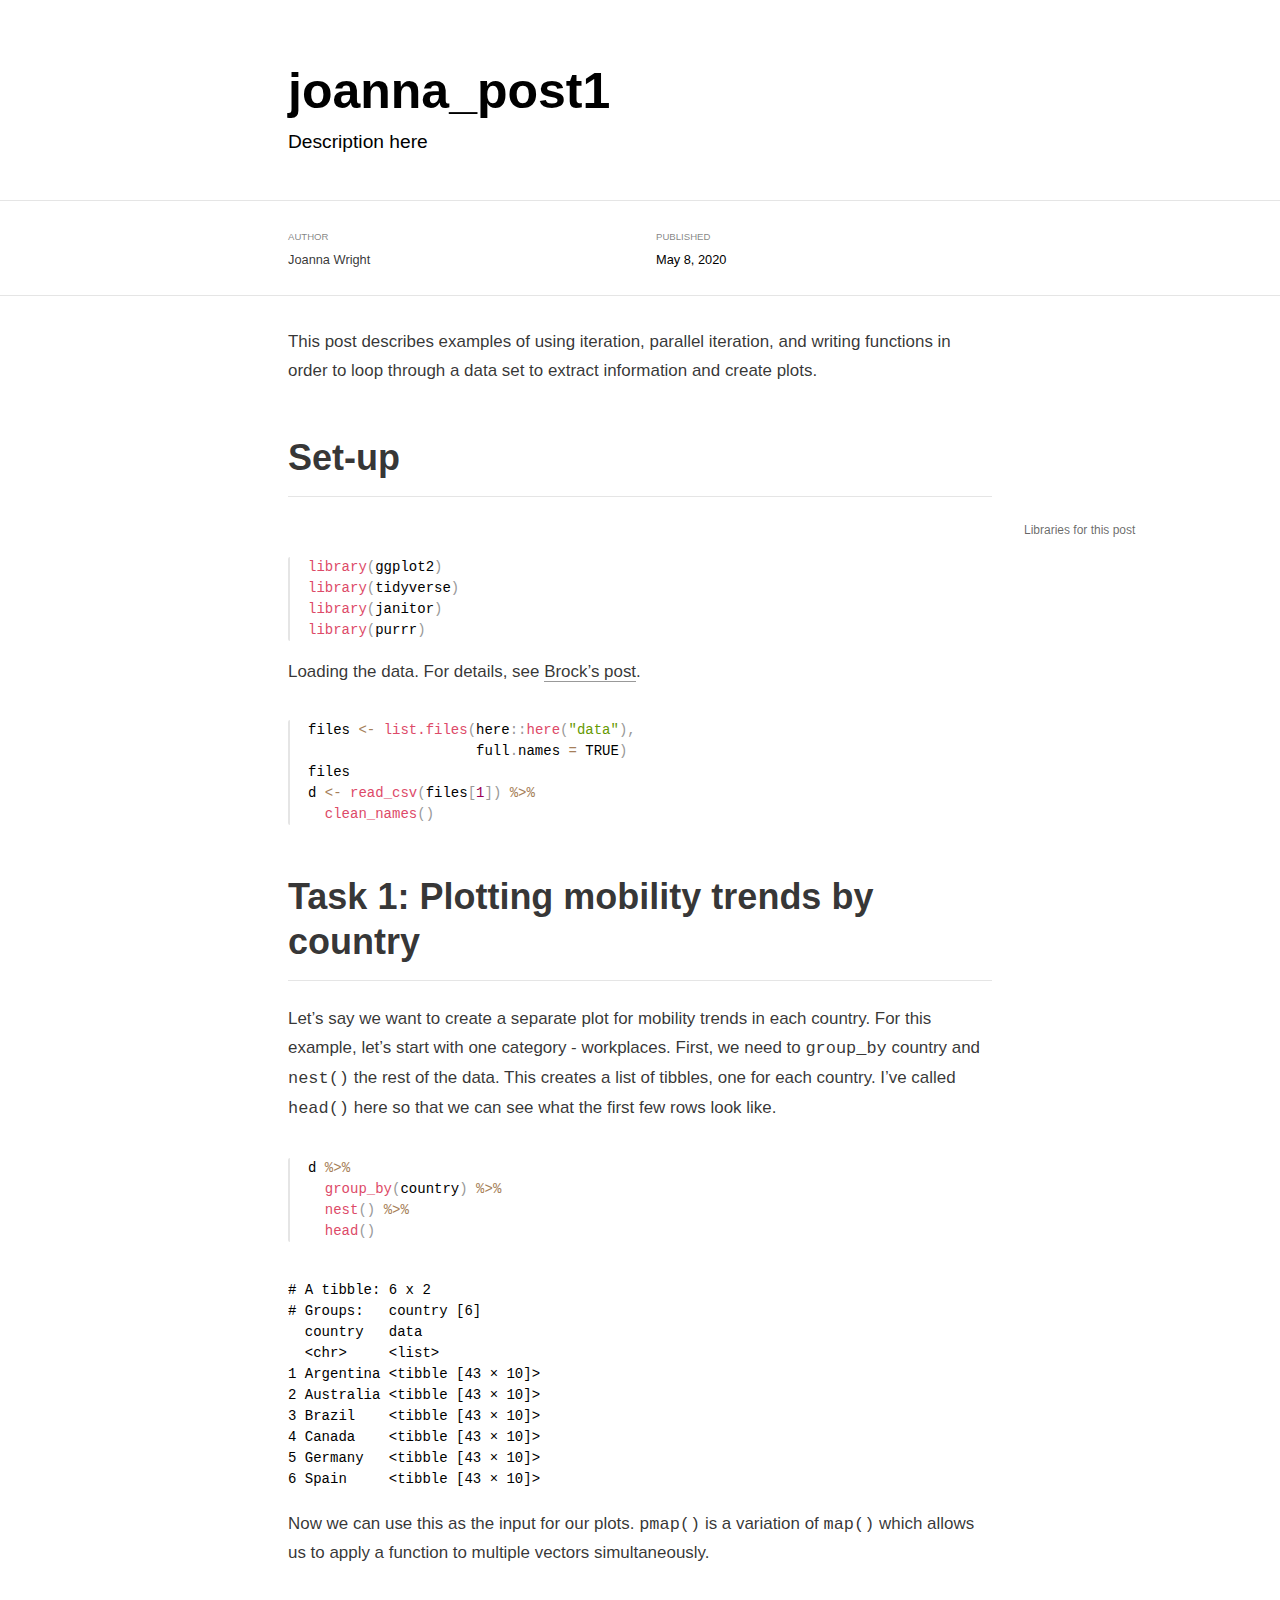
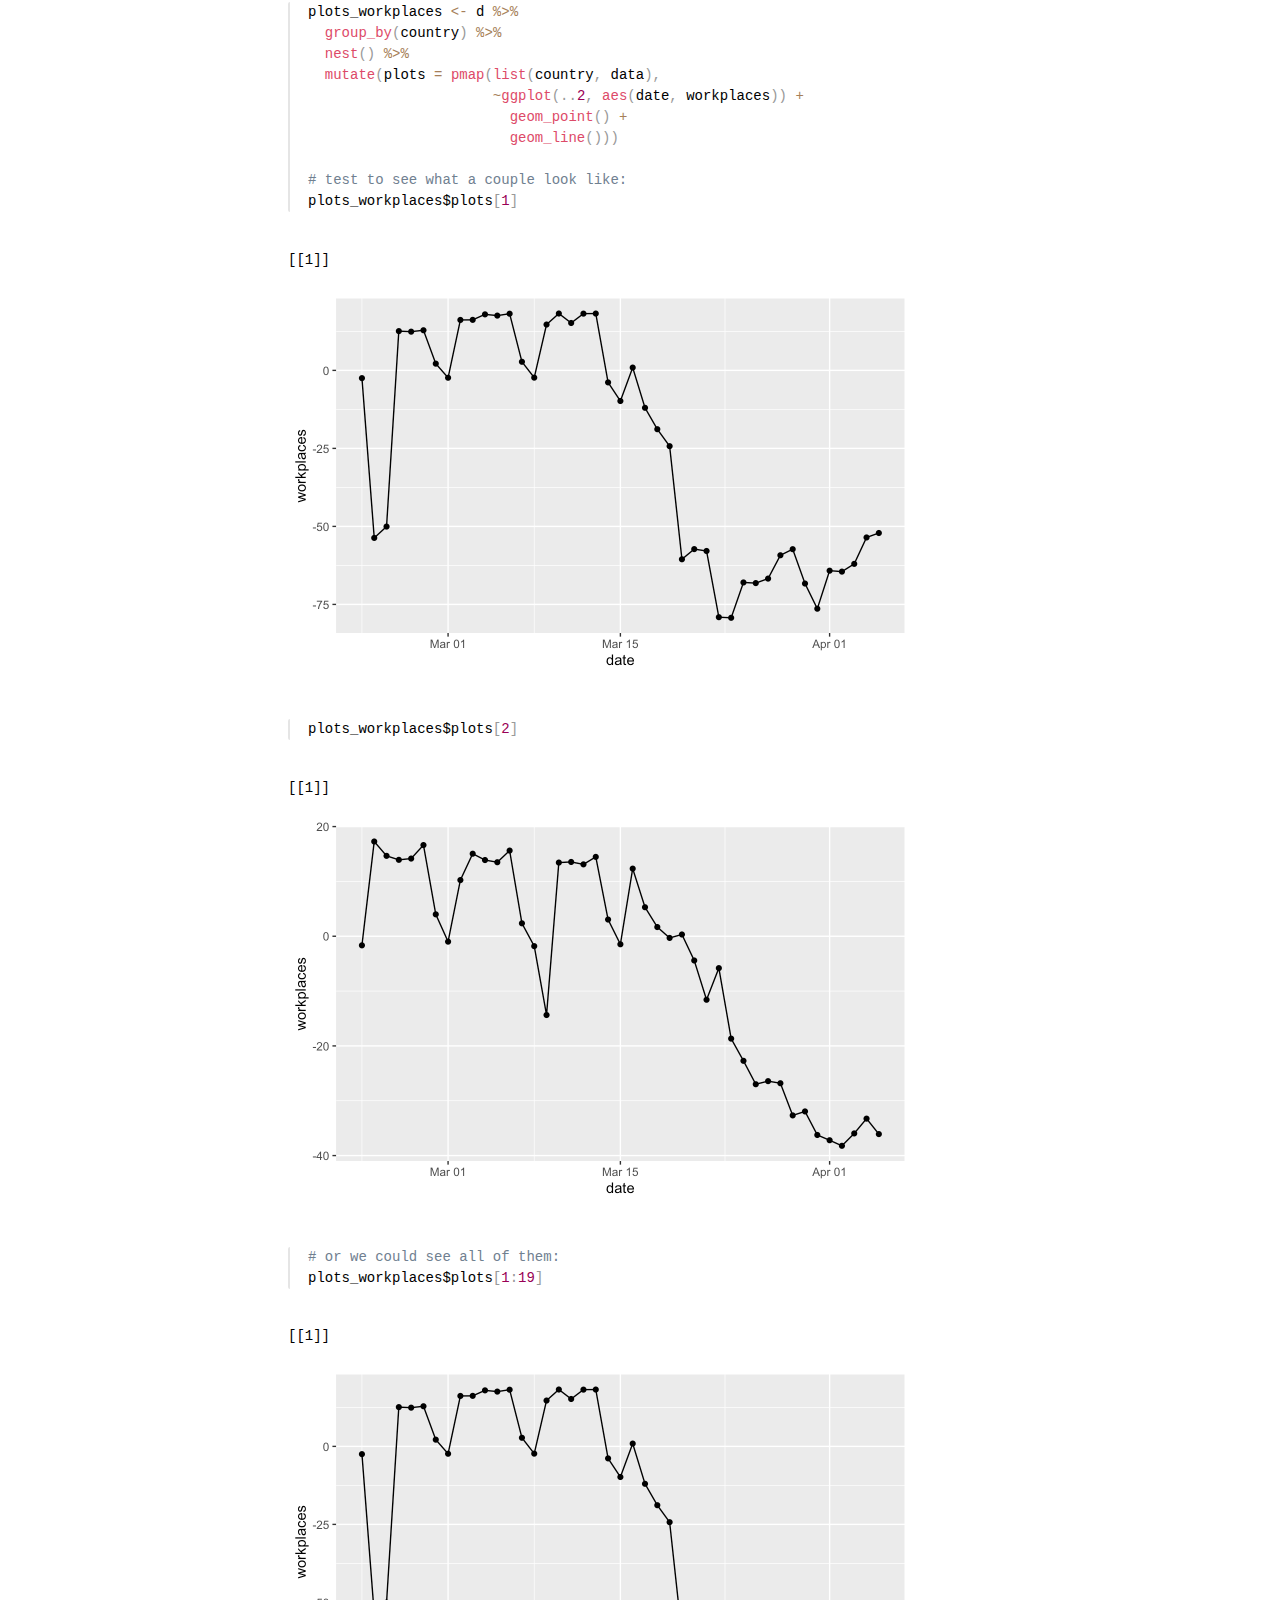
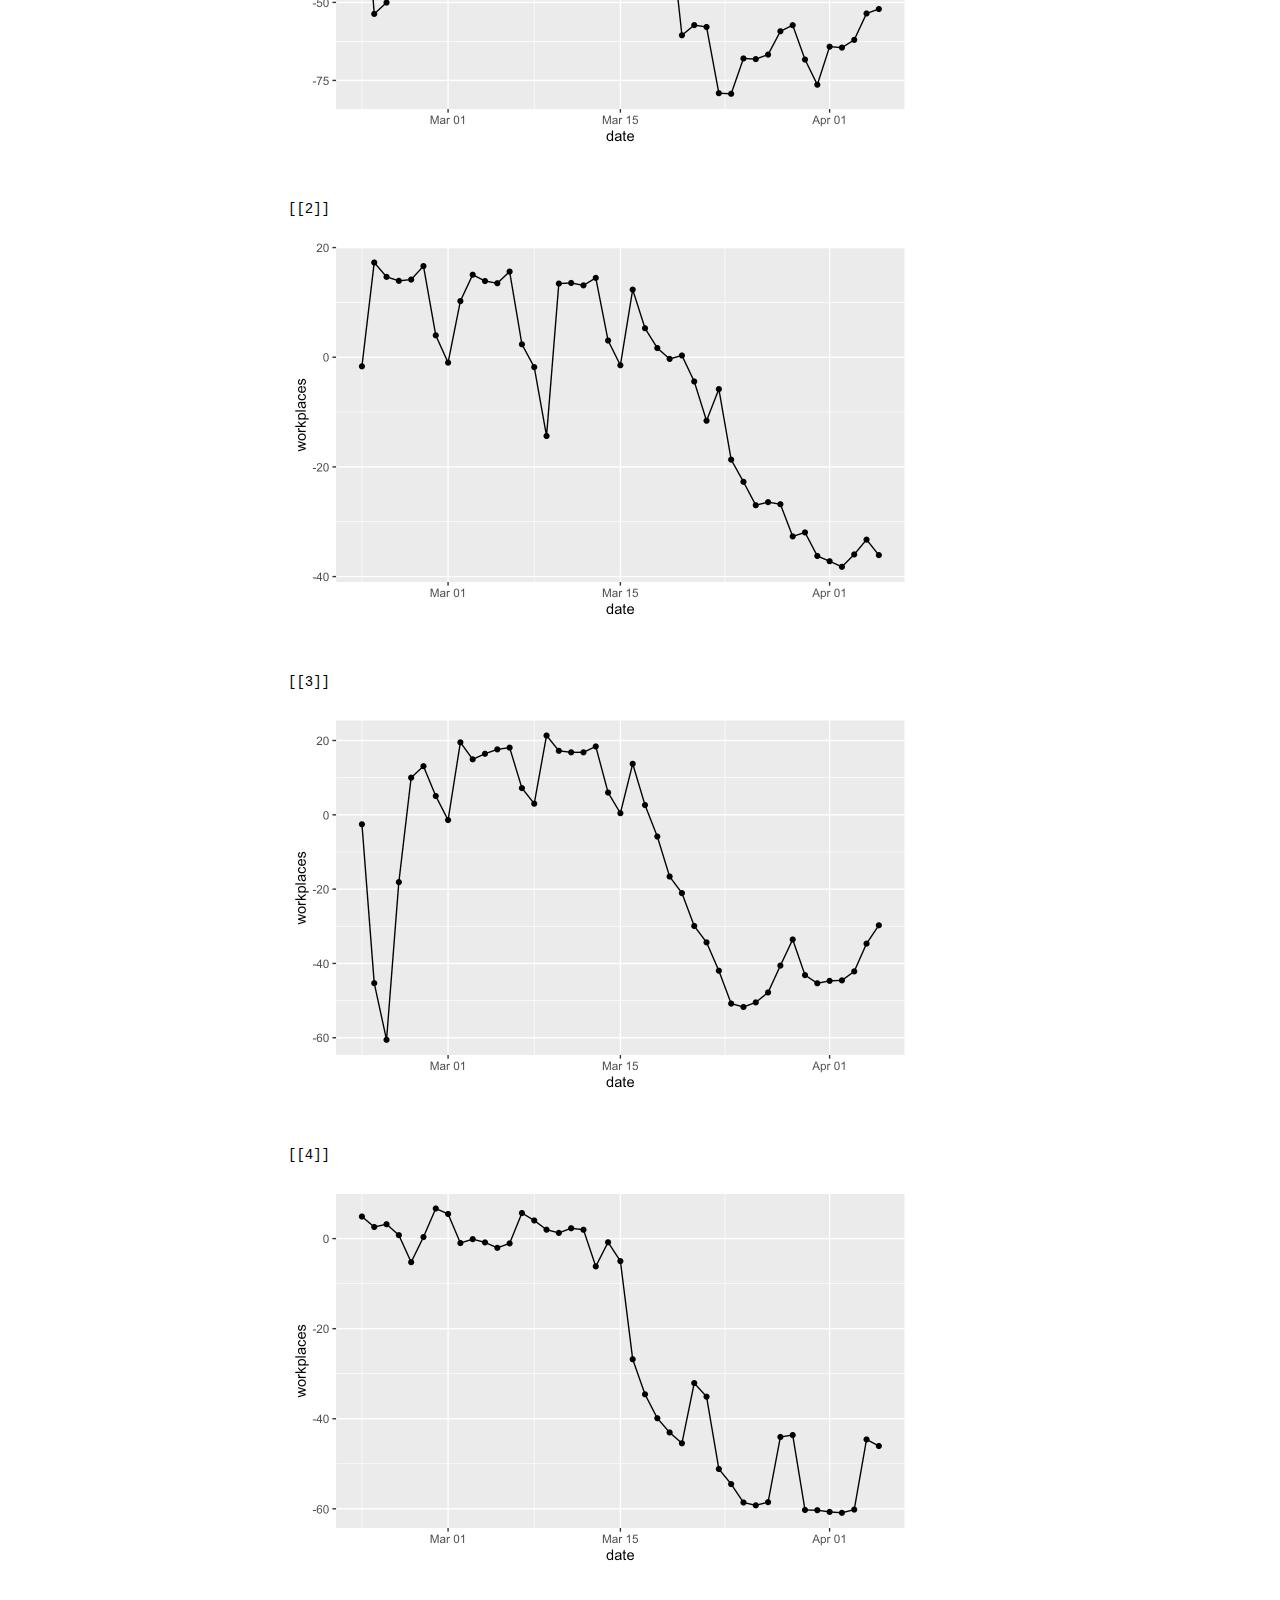
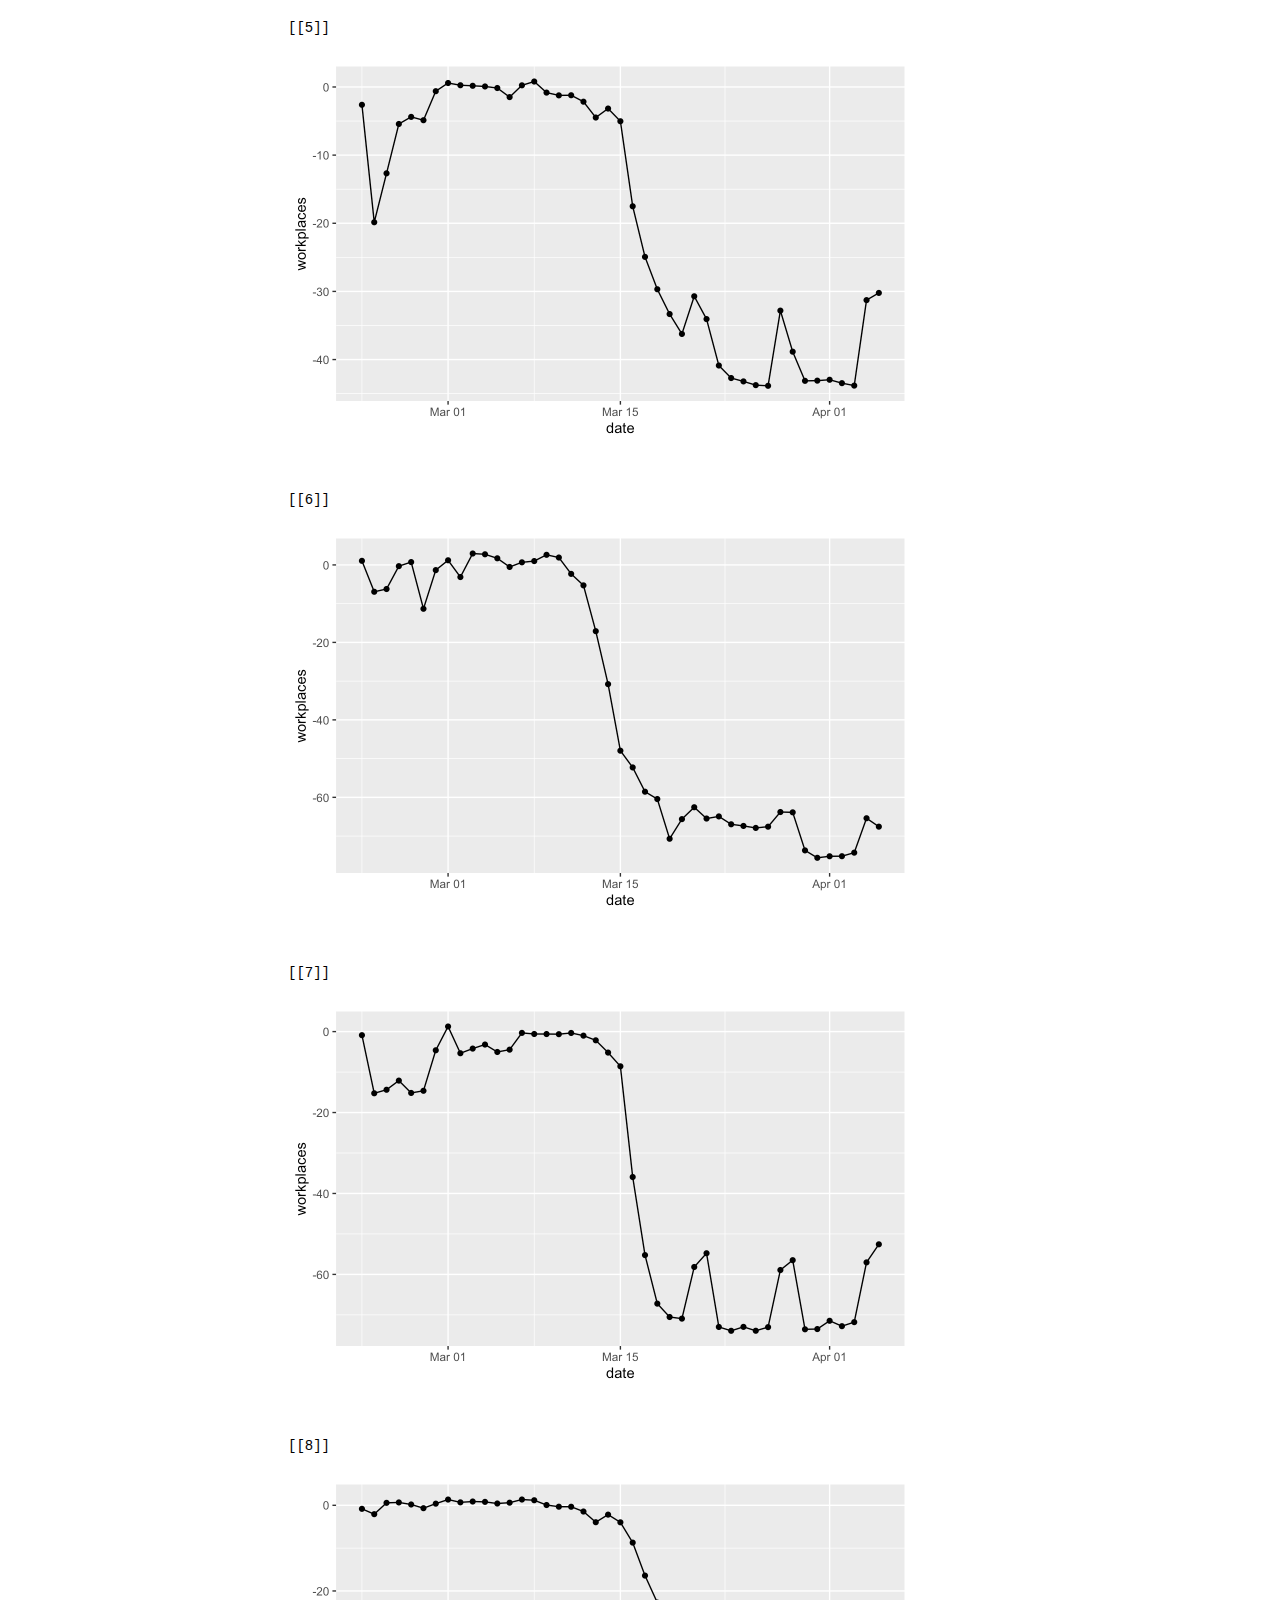
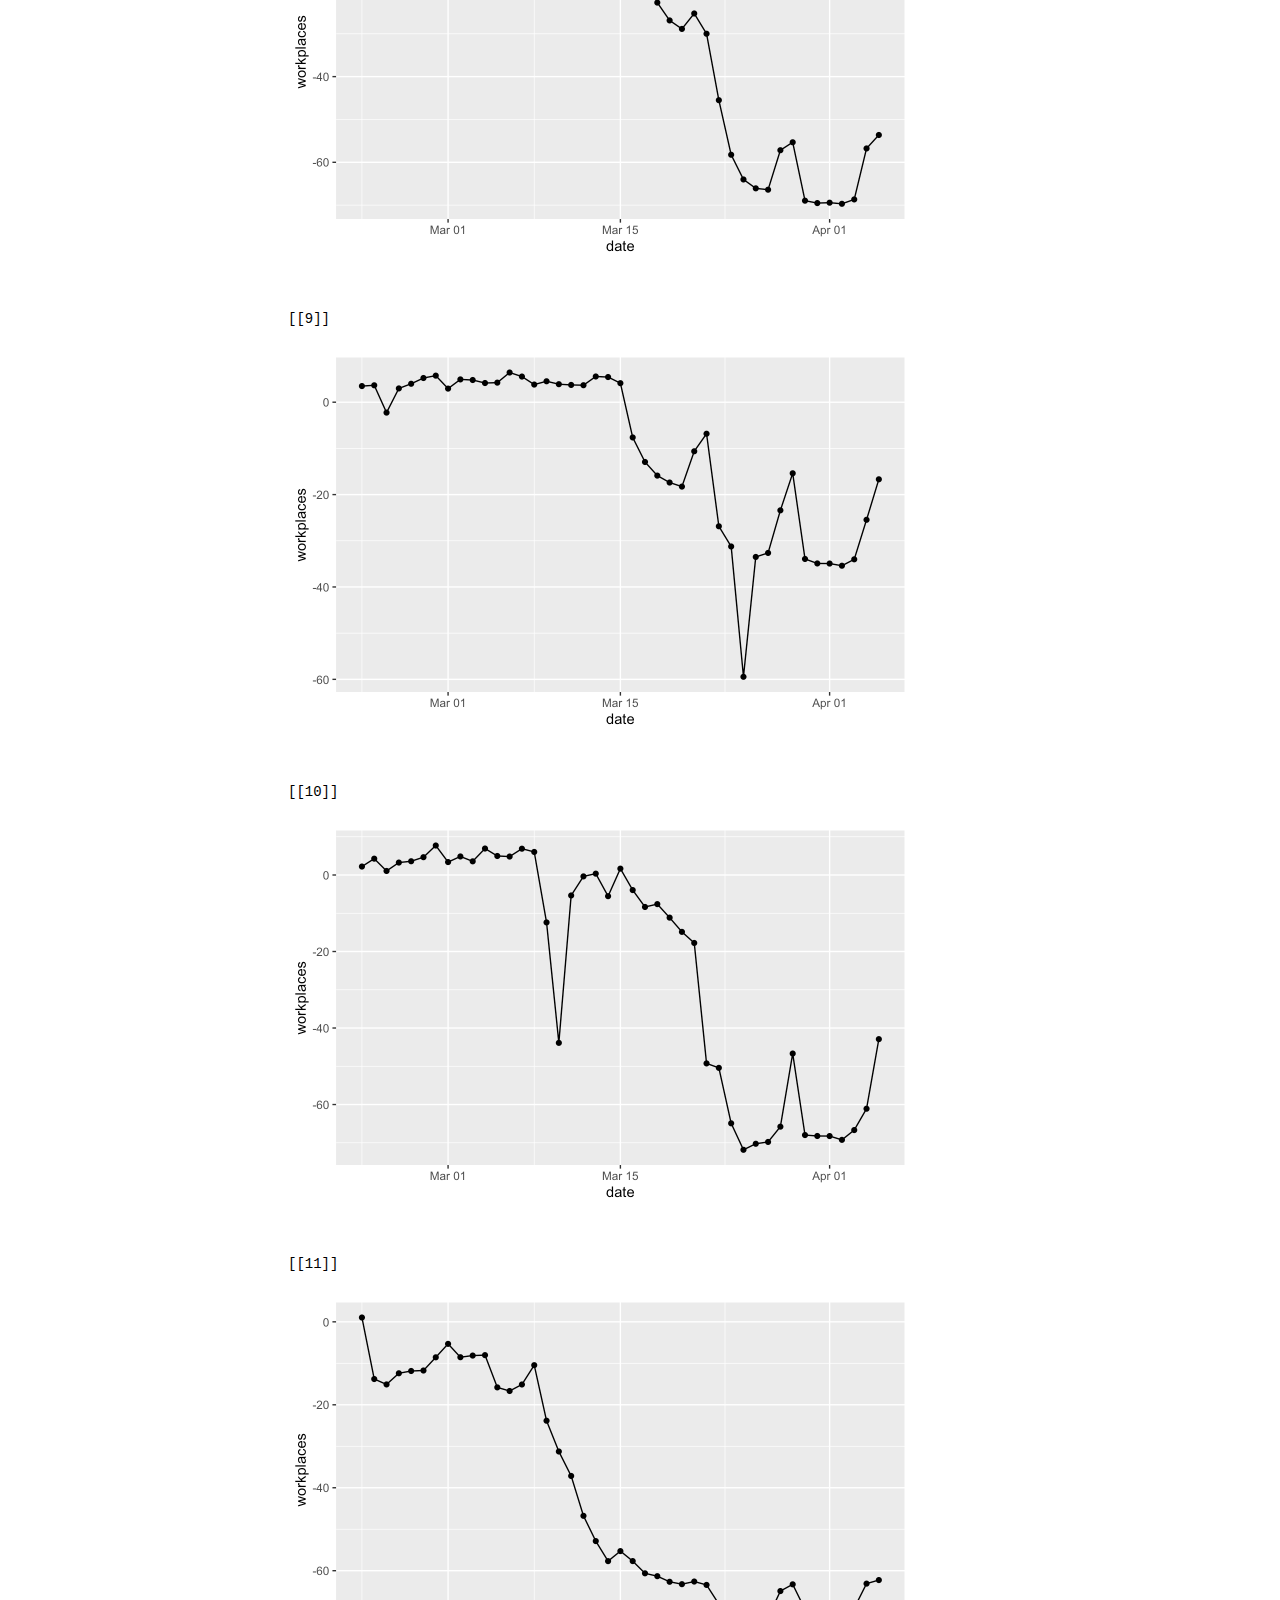
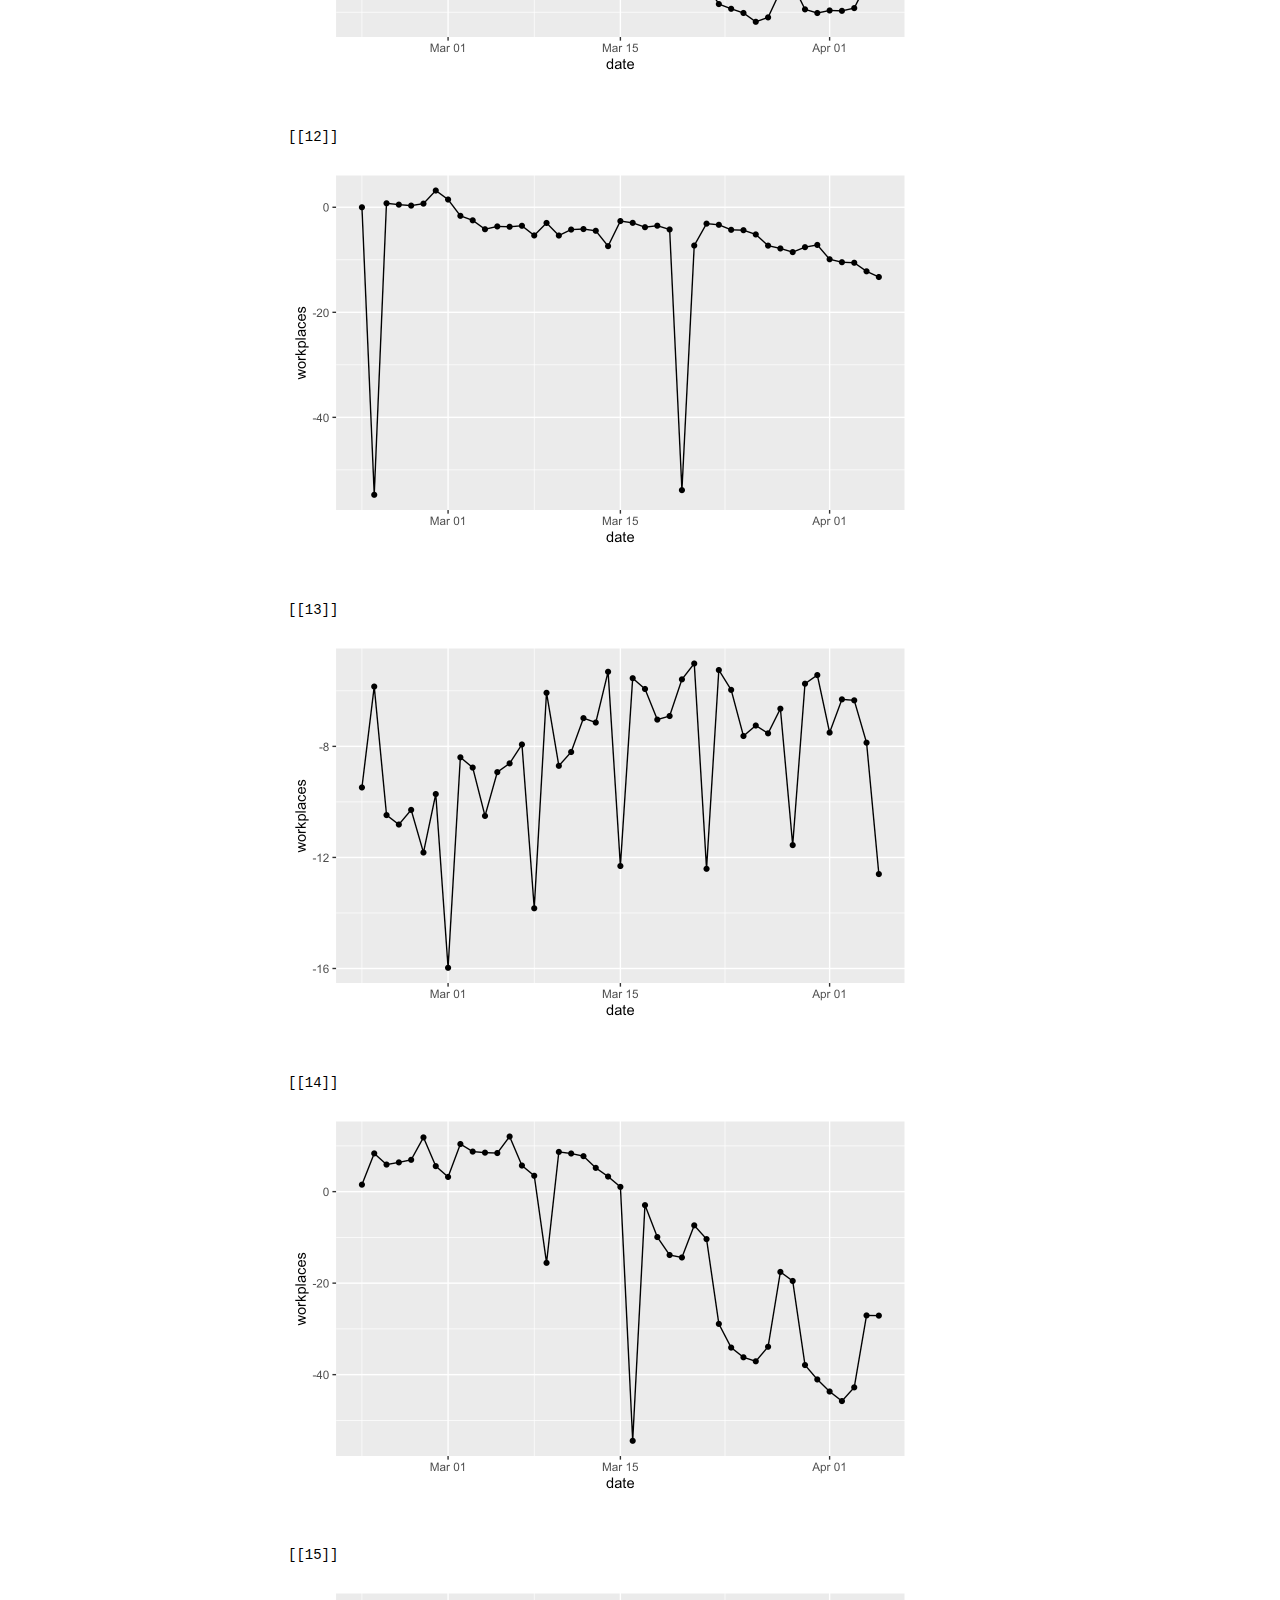
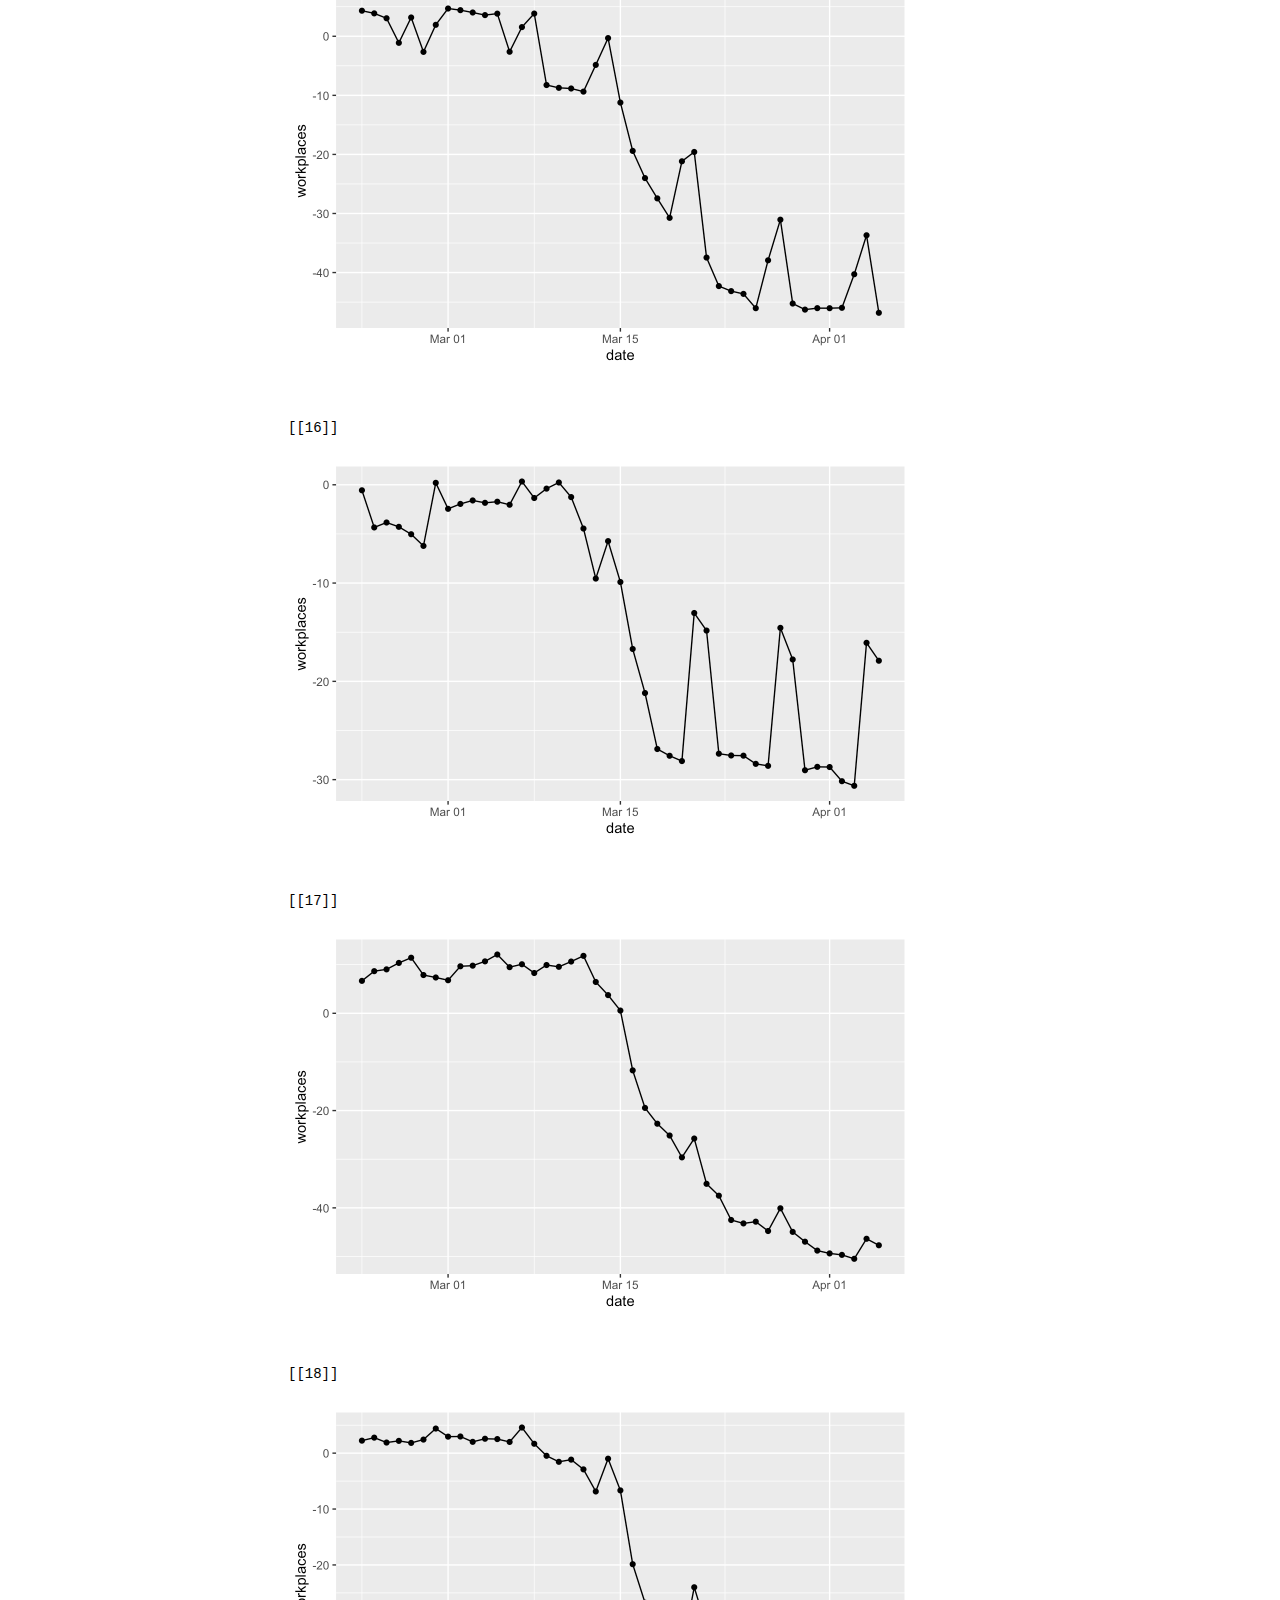
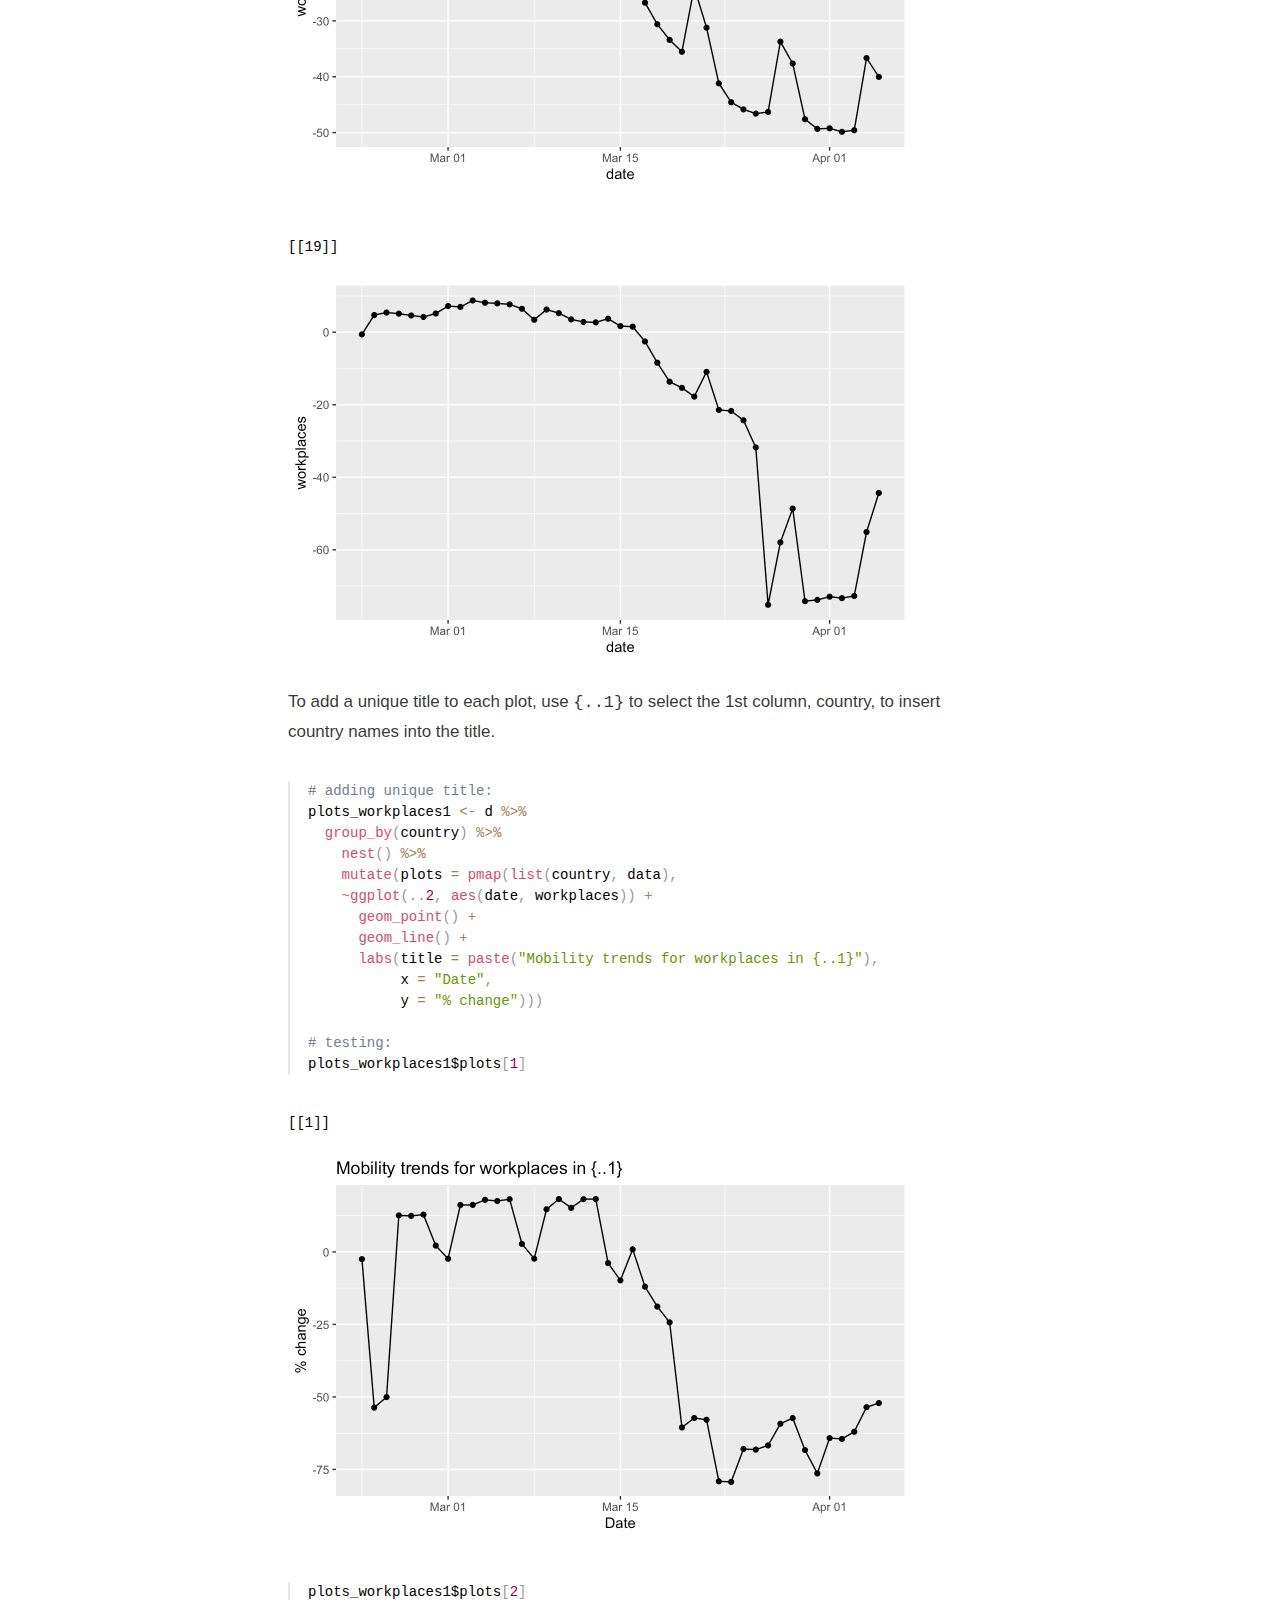
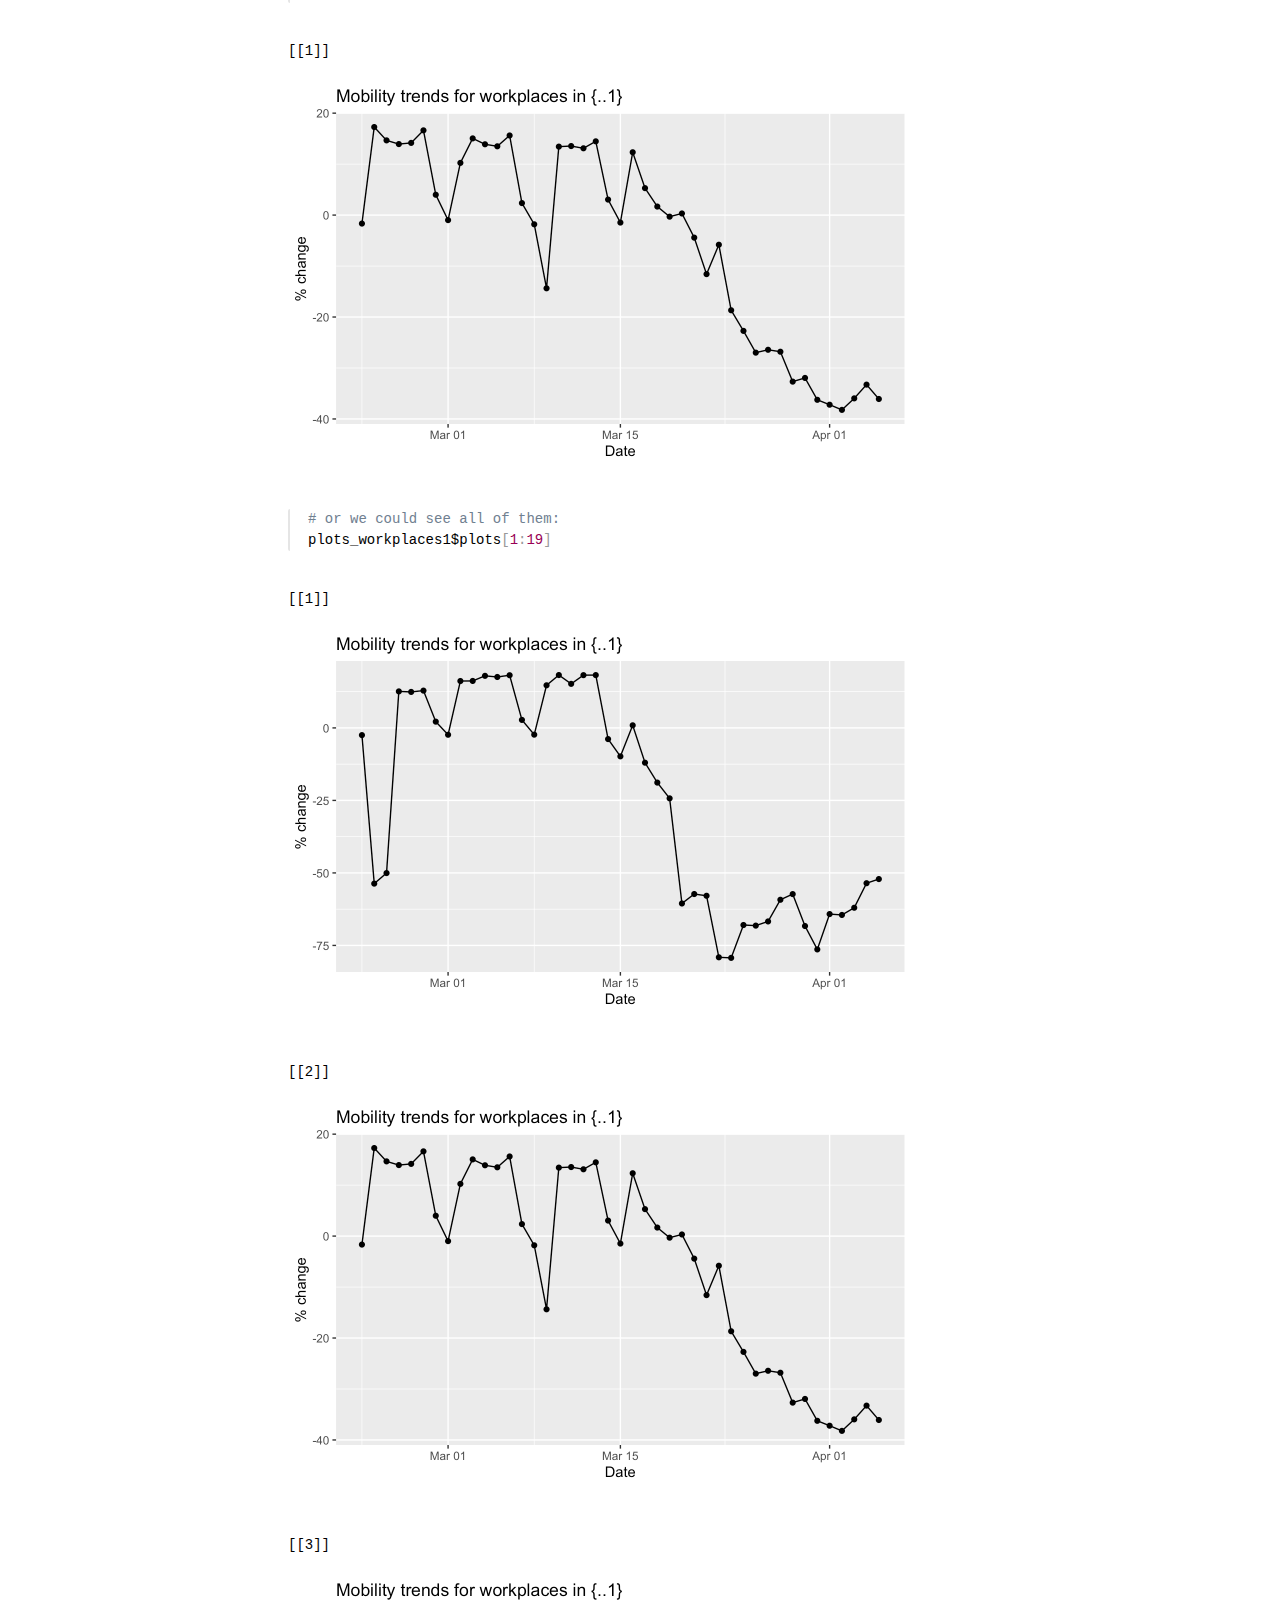
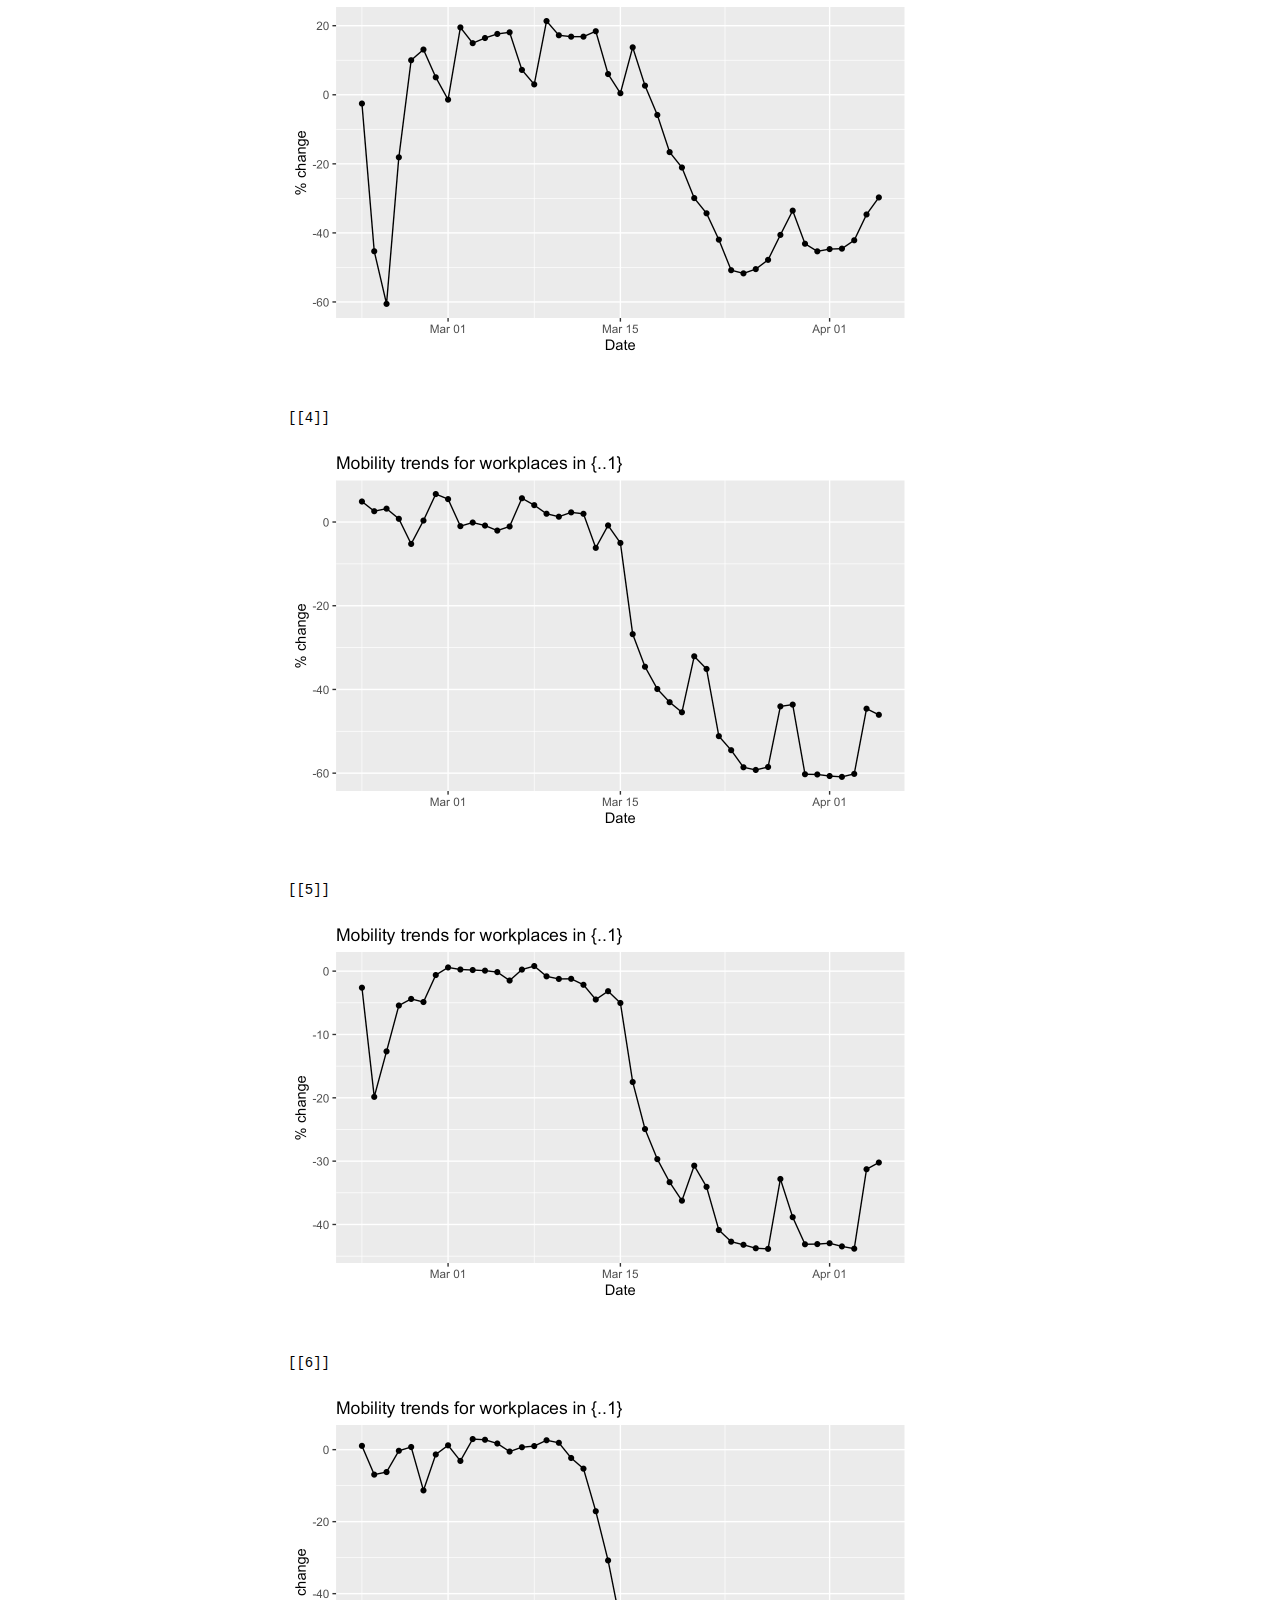
<file: docs/posts/2020-05-08-blog_post_3/joannapost1.html>
<!DOCTYPE html>

<html xmlns="http://www.w3.org/1999/xhtml" lang="" xml:lang="">

<head>
  <meta charset="utf-8"/>
  <meta name="viewport" content="width=device-width, initial-scale=1"/>
  <meta http-equiv="X-UA-Compatible" content="IE=Edge,chrome=1"/>
  <meta name="generator" content="distill" />

  <style type="text/css">
  /* Hide doc at startup (prevent jankiness while JS renders/transforms) */
  body {
    visibility: hidden;
  }
  </style>

 <!--radix_placeholder_import_source-->
 <!--/radix_placeholder_import_source-->

  <!--radix_placeholder_meta_tags-->
  <title>joanna_post1</title>
  
  <meta property="description" itemprop="description" content="Description here"/>
  
  
  <!--  https://schema.org/Article -->
  <meta property="article:published" itemprop="datePublished" content="2020-05-08"/>
  <meta property="article:created" itemprop="dateCreated" content="2020-05-08"/>
  <meta name="article:author" content="Joanna Wright"/>
  
  <!--  https://developers.facebook.com/docs/sharing/webmasters#markup -->
  <meta property="og:title" content="joanna_post1"/>
  <meta property="og:type" content="article"/>
  <meta property="og:description" content="Description here"/>
  <meta property="og:locale" content="en_US"/>
  
  <!--  https://dev.twitter.com/cards/types/summary -->
  <meta property="twitter:card" content="summary"/>
  <meta property="twitter:title" content="joanna_post1"/>
  <meta property="twitter:description" content="Description here"/>
  
  <!--/radix_placeholder_meta_tags-->
  <!--radix_placeholder_rmarkdown_metadata-->
  
  <script type="text/json" id="radix-rmarkdown-metadata">
  {"type":"list","attributes":{"names":{"type":"character","attributes":{},"value":["title","description","author","date","output"]}},"value":[{"type":"character","attributes":{},"value":["joanna_post1"]},{"type":"character","attributes":{},"value":["Description here\n"]},{"type":"list","attributes":{},"value":[{"type":"list","attributes":{"names":{"type":"character","attributes":{},"value":["name","url"]}},"value":[{"type":"character","attributes":{},"value":["Joanna Wright"]},{"type":"character","attributes":{},"value":["https://example.com/norajones"]}]}]},{"type":"character","attributes":{},"value":["05-08-2020"]},{"type":"list","attributes":{"names":{"type":"character","attributes":{},"value":["distill::distill_article"]}},"value":[{"type":"list","attributes":{"names":{"type":"character","attributes":{},"value":["self_contained"]}},"value":[{"type":"logical","attributes":{},"value":[false]}]}]}]}
  </script>
  <!--/radix_placeholder_rmarkdown_metadata-->
  
  <script type="text/json" id="radix-resource-manifest">
  {"type":"character","attributes":{},"value":["joannapost1_files/bowser-1.9.3/bowser.min.js","joannapost1_files/distill-2.2.21/template.v2.js","joannapost1_files/figure-html5/adding unique title to each plot with country name-1.png","joannapost1_files/figure-html5/adding unique title to each plot with country name-10.png","joannapost1_files/figure-html5/adding unique title to each plot with country name-11.png","joannapost1_files/figure-html5/adding unique title to each plot with country name-12.png","joannapost1_files/figure-html5/adding unique title to each plot with country name-13.png","joannapost1_files/figure-html5/adding unique title to each plot with country name-14.png","joannapost1_files/figure-html5/adding unique title to each plot with country name-15.png","joannapost1_files/figure-html5/adding unique title to each plot with country name-16.png","joannapost1_files/figure-html5/adding unique title to each plot with country name-17.png","joannapost1_files/figure-html5/adding unique title to each plot with country name-18.png","joannapost1_files/figure-html5/adding unique title to each plot with country name-19.png","joannapost1_files/figure-html5/adding unique title to each plot with country name-2.png","joannapost1_files/figure-html5/adding unique title to each plot with country name-20.png","joannapost1_files/figure-html5/adding unique title to each plot with country name-21.png","joannapost1_files/figure-html5/adding unique title to each plot with country name-3.png","joannapost1_files/figure-html5/adding unique title to each plot with country name-4.png","joannapost1_files/figure-html5/adding unique title to each plot with country name-5.png","joannapost1_files/figure-html5/adding unique title to each plot with country name-6.png","joannapost1_files/figure-html5/adding unique title to each plot with country name-7.png","joannapost1_files/figure-html5/adding unique title to each plot with country name-8.png","joannapost1_files/figure-html5/adding unique title to each plot with country name-9.png","joannapost1_files/figure-html5/collapsing mobility across place categories-1.png","joannapost1_files/figure-html5/collapsing mobility across place categories-2.png","joannapost1_files/figure-html5/collapsing mobility across place categories-3.png","joannapost1_files/figure-html5/function for creating plots-1.png","joannapost1_files/figure-html5/function for creating plots-2.png","joannapost1_files/figure-html5/how mobility relates to infection rates-1.png","joannapost1_files/figure-html5/how mobility relates to infection rates-2.png","joannapost1_files/figure-html5/how mobility relates to infection rates-3.png","joannapost1_files/figure-html5/how mobility relates to infection rates-4.png","joannapost1_files/figure-html5/parallel iteration, workplaces mobility trends for each country-1.png","joannapost1_files/figure-html5/parallel iteration, workplaces mobility trends for each country-10.png","joannapost1_files/figure-html5/parallel iteration, workplaces mobility trends for each country-11.png","joannapost1_files/figure-html5/parallel iteration, workplaces mobility trends for each country-12.png","joannapost1_files/figure-html5/parallel iteration, workplaces mobility trends for each country-13.png","joannapost1_files/figure-html5/parallel iteration, workplaces mobility trends for each country-14.png","joannapost1_files/figure-html5/parallel iteration, workplaces mobility trends for each country-15.png","joannapost1_files/figure-html5/parallel iteration, workplaces mobility trends for each country-16.png","joannapost1_files/figure-html5/parallel iteration, workplaces mobility trends for each country-17.png","joannapost1_files/figure-html5/parallel iteration, workplaces mobility trends for each country-18.png","joannapost1_files/figure-html5/parallel iteration, workplaces mobility trends for each country-19.png","joannapost1_files/figure-html5/parallel iteration, workplaces mobility trends for each country-2.png","joannapost1_files/figure-html5/parallel iteration, workplaces mobility trends for each country-20.png","joannapost1_files/figure-html5/parallel iteration, workplaces mobility trends for each country-21.png","joannapost1_files/figure-html5/parallel iteration, workplaces mobility trends for each country-3.png","joannapost1_files/figure-html5/parallel iteration, workplaces mobility trends for each country-4.png","joannapost1_files/figure-html5/parallel iteration, workplaces mobility trends for each country-5.png","joannapost1_files/figure-html5/parallel iteration, workplaces mobility trends for each country-6.png","joannapost1_files/figure-html5/parallel iteration, workplaces mobility trends for each country-7.png","joannapost1_files/figure-html5/parallel iteration, workplaces mobility trends for each country-8.png","joannapost1_files/figure-html5/parallel iteration, workplaces mobility trends for each country-9.png","joannapost1_files/figure-html5/trying out parallel iteration, parks mobility trends-1.png","joannapost1_files/figure-html5/trying out parallel iteration, parks mobility trends-2.png","joannapost1_files/figure-html5/unnamed-chunk-2-1.png","joannapost1_files/figure-html5/unnamed-chunk-4-1.png","joannapost1_files/figure-html5/unnamed-chunk-5-1.png","joannapost1_files/jquery-1.11.3/jquery.min.js","joannapost1_files/webcomponents-2.0.0/webcomponents.js"]}
  </script>
  <!--radix_placeholder_navigation_in_header-->
  <!--/radix_placeholder_navigation_in_header-->
  <!--radix_placeholder_distill-->
  
  <style type="text/css">
  
  body {
    background-color: white;
  }
  
  .pandoc-table {
    width: 100%;
  }
  
  .pandoc-table>caption {
    margin-bottom: 10px;
  }
  
  .pandoc-table th:not([align]) {
    text-align: left;
  }
  
  .pagedtable-footer {
    font-size: 15px;
  }
  
  .html-widget {
    margin-bottom: 2.0em;
  }
  
  .l-screen-inset {
    padding-right: 16px;
  }
  
  .l-screen .caption {
    margin-left: 10px;
  }
  
  .shaded {
    background: rgb(247, 247, 247);
    padding-top: 20px;
    padding-bottom: 20px;
    border-top: 1px solid rgba(0, 0, 0, 0.1);
    border-bottom: 1px solid rgba(0, 0, 0, 0.1);
  }
  
  .shaded .html-widget {
    margin-bottom: 0;
    border: 1px solid rgba(0, 0, 0, 0.1);
  }
  
  .shaded .shaded-content {
    background: white;
  }
  
  .text-output {
    margin-top: 0;
    line-height: 1.5em;
  }
  
  .hidden {
    display: none !important;
  }
  
  d-article {
    padding-bottom: 30px;
  }
  
  d-appendix {
    padding-top: 30px;
  }
  
  d-article>p>img {
    width: 100%;
  }
  
  d-article iframe {
    border: 1px solid rgba(0, 0, 0, 0.1);
    margin-bottom: 2.0em;
    width: 100%;
  }
  
  figure img.external {
    background: white;
    border: 1px solid rgba(0, 0, 0, 0.1);
    box-shadow: 0 1px 8px rgba(0, 0, 0, 0.1);
    padding: 18px;
    box-sizing: border-box;
  }
  
  /* CSS for table of contents */
  
  .d-toc {
    color: rgba(0,0,0,0.8);
    font-size: 0.8em;
    line-height: 1em;
  }
  
  .d-toc-header {
    font-size: 0.6rem;
    font-weight: 400;
    color: rgba(0, 0, 0, 0.5);
    text-transform: uppercase;
    margin-top: 0;
    margin-bottom: 1.3em;
  }
  
  .d-toc a {
    border-bottom: none;
  }
  
  .d-toc ul {
    padding-left: 0;
  }
  
  .d-toc li>ul {
    padding-top: 0.8em;
    padding-left: 16px;
    margin-bottom: 0.6em;
  }
  
  .d-toc ul,
  .d-toc li {
    list-style-type: none;
  }
  
  .d-toc li {
    margin-bottom: 0.9em;
  }
  
  .d-toc-separator {
    margin-top: 20px;
    margin-bottom: 2em;
  }
  
  .d-article-with-toc {
    border-top: none;
    padding-top: 0;
  }
  
  
  
  /* Tweak code blocks (note that this CSS is repeated above in an injection
     into the d-code shadow dom) */
  
  d-code {
    overflow-x: auto !important;
  }
  
  pre.d-code code.d-code {
    padding-left: 10px;
    font-size: 12px;
    border-left: 2px solid rgba(0,0,0,0.1);
  }
  
  pre.text-output {
  
    font-size: 12px;
    color: black;
    background: none;
    font-family: Consolas, Monaco, 'Andale Mono', 'Ubuntu Mono', monospace;
    text-align: left;
    white-space: pre;
    word-spacing: normal;
    word-break: normal;
    word-wrap: normal;
    line-height: 1.5;
  
    -moz-tab-size: 4;
    -o-tab-size: 4;
    tab-size: 4;
  
    -webkit-hyphens: none;
    -moz-hyphens: none;
    -ms-hyphens: none;
    hyphens: none;
  }
  
  @media(min-width: 768px) {
  
  d-code {
    overflow-x: visible !important;
  }
  
  pre.d-code code.d-code  {
      padding-left: 18px;
      font-size: 14px;
  }
  pre.text-output {
    font-size: 14px;
  }
  }
  
  /* Figure */
  
  .figure {
    position: relative;
    margin-bottom: 2.5em;
    margin-top: 1.5em;
  }
  
  .figure img {
    width: 100%;
  }
  
  .figure .caption {
    color: rgba(0, 0, 0, 0.6);
    font-size: 12px;
    line-height: 1.5em;
  }
  
  .figure img.external {
    background: white;
    border: 1px solid rgba(0, 0, 0, 0.1);
    box-shadow: 0 1px 8px rgba(0, 0, 0, 0.1);
    padding: 18px;
    box-sizing: border-box;
  }
  
  .figure .caption a {
    color: rgba(0, 0, 0, 0.6);
  }
  
  .figure .caption b,
  .figure .caption strong, {
    font-weight: 600;
    color: rgba(0, 0, 0, 1.0);
  }
  
  
  
  /* Tweak 1000px media break to show more text */
  
  @media(min-width: 1000px) {
    .base-grid,
    distill-header,
    d-title,
    d-abstract,
    d-article,
    d-appendix,
    distill-appendix,
    d-byline,
    d-footnote-list,
    d-citation-list,
    distill-footer {
      grid-template-columns: [screen-start] 1fr [page-start kicker-start] 80px [middle-start] 50px [text-start kicker-end] 65px 65px 65px 65px 65px 65px 65px 65px [text-end gutter-start] 65px [middle-end] 65px [page-end gutter-end] 1fr [screen-end];
      grid-column-gap: 16px;
    }
  
    .grid {
      grid-column-gap: 16px;
    }
  
    d-article {
      font-size: 1.06rem;
      line-height: 1.7em;
    }
    figure .caption, .figure .caption, figure figcaption {
      font-size: 13px;
    }
  }
  
  @media(min-width: 1180px) {
    .base-grid,
    distill-header,
    d-title,
    d-abstract,
    d-article,
    d-appendix,
    distill-appendix,
    d-byline,
    d-footnote-list,
    d-citation-list,
    distill-footer {
      grid-template-columns: [screen-start] 1fr [page-start kicker-start] 60px [middle-start] 60px [text-start kicker-end] 60px 60px 60px 60px 60px 60px 60px 60px [text-end gutter-start] 60px [middle-end] 60px [page-end gutter-end] 1fr [screen-end];
      grid-column-gap: 32px;
    }
  
    .grid {
      grid-column-gap: 32px;
    }
  }
  
  
  /* Get the citation styles for the appendix (not auto-injected on render since
     we do our own rendering of the citation appendix) */
  
  d-appendix .citation-appendix,
  .d-appendix .citation-appendix {
    font-size: 11px;
    line-height: 15px;
    border-left: 1px solid rgba(0, 0, 0, 0.1);
    padding-left: 18px;
    border: 1px solid rgba(0,0,0,0.1);
    background: rgba(0, 0, 0, 0.02);
    padding: 10px 18px;
    border-radius: 3px;
    color: rgba(150, 150, 150, 1);
    overflow: hidden;
    margin-top: -12px;
    white-space: pre-wrap;
    word-wrap: break-word;
  }
  
  
  /* Social footer */
  
  .social_footer {
    margin-top: 30px;
    margin-bottom: 0;
    color: rgba(0,0,0,0.67);
  }
  
  .disqus-comments {
    margin-right: 30px;
  }
  
  .disqus-comment-count {
    border-bottom: 1px solid rgba(0, 0, 0, 0.4);
    cursor: pointer;
  }
  
  #disqus_thread {
    margin-top: 30px;
  }
  
  .article-sharing a {
    border-bottom: none;
    margin-right: 8px;
  }
  
  .article-sharing a:hover {
    border-bottom: none;
  }
  
  .sidebar-section.subscribe {
    font-size: 12px;
    line-height: 1.6em;
  }
  
  .subscribe p {
    margin-bottom: 0.5em;
  }
  
  
  .article-footer .subscribe {
    font-size: 15px;
    margin-top: 45px;
  }
  
  
  /* Improve display for browsers without grid (IE/Edge <= 15) */
  
  .downlevel {
    line-height: 1.6em;
    font-family: -apple-system, BlinkMacSystemFont, "Segoe UI", Roboto, Oxygen, Ubuntu, Cantarell, "Fira Sans", "Droid Sans", "Helvetica Neue", Arial, sans-serif;
    margin: 0;
  }
  
  .downlevel .d-title {
    padding-top: 6rem;
    padding-bottom: 1.5rem;
  }
  
  .downlevel .d-title h1 {
    font-size: 50px;
    font-weight: 700;
    line-height: 1.1em;
    margin: 0 0 0.5rem;
  }
  
  .downlevel .d-title p {
    font-weight: 300;
    font-size: 1.2rem;
    line-height: 1.55em;
    margin-top: 0;
  }
  
  .downlevel .d-byline {
    padding-top: 0.8em;
    padding-bottom: 0.8em;
    font-size: 0.8rem;
    line-height: 1.8em;
  }
  
  .downlevel .section-separator {
    border: none;
    border-top: 1px solid rgba(0, 0, 0, 0.1);
  }
  
  .downlevel .d-article {
    font-size: 1.06rem;
    line-height: 1.7em;
    padding-top: 1rem;
    padding-bottom: 2rem;
  }
  
  
  .downlevel .d-appendix {
    padding-left: 0;
    padding-right: 0;
    max-width: none;
    font-size: 0.8em;
    line-height: 1.7em;
    margin-bottom: 0;
    color: rgba(0,0,0,0.5);
    padding-top: 40px;
    padding-bottom: 48px;
  }
  
  .downlevel .footnotes ol {
    padding-left: 13px;
  }
  
  .downlevel .base-grid,
  .downlevel .distill-header,
  .downlevel .d-title,
  .downlevel .d-abstract,
  .downlevel .d-article,
  .downlevel .d-appendix,
  .downlevel .distill-appendix,
  .downlevel .d-byline,
  .downlevel .d-footnote-list,
  .downlevel .d-citation-list,
  .downlevel .distill-footer,
  .downlevel .appendix-bottom,
  .downlevel .posts-container {
    padding-left: 40px;
    padding-right: 40px;
  }
  
  @media(min-width: 768px) {
    .downlevel .base-grid,
    .downlevel .distill-header,
    .downlevel .d-title,
    .downlevel .d-abstract,
    .downlevel .d-article,
    .downlevel .d-appendix,
    .downlevel .distill-appendix,
    .downlevel .d-byline,
    .downlevel .d-footnote-list,
    .downlevel .d-citation-list,
    .downlevel .distill-footer,
    .downlevel .appendix-bottom,
    .downlevel .posts-container {
    padding-left: 150px;
    padding-right: 150px;
    max-width: 900px;
  }
  }
  
  .downlevel pre code {
    display: block;
    border-left: 2px solid rgba(0, 0, 0, .1);
    padding: 0 0 0 20px;
    font-size: 14px;
  }
  
  .downlevel code, .downlevel pre {
    color: black;
    background: none;
    font-family: Consolas, Monaco, 'Andale Mono', 'Ubuntu Mono', monospace;
    text-align: left;
    white-space: pre;
    word-spacing: normal;
    word-break: normal;
    word-wrap: normal;
    line-height: 1.5;
  
    -moz-tab-size: 4;
    -o-tab-size: 4;
    tab-size: 4;
  
    -webkit-hyphens: none;
    -moz-hyphens: none;
    -ms-hyphens: none;
    hyphens: none;
  }
  
  </style>
  
  <script type="application/javascript">
  
  function is_downlevel_browser() {
    if (bowser.isUnsupportedBrowser({ msie: "12", msedge: "16"},
                                   window.navigator.userAgent)) {
      return true;
    } else {
      return window.load_distill_framework === undefined;
    }
  }
  
  // show body when load is complete
  function on_load_complete() {
  
    // set body to visible
    document.body.style.visibility = 'visible';
  
    // force redraw for leaflet widgets
    if (window.HTMLWidgets) {
      var maps = window.HTMLWidgets.findAll(".leaflet");
      $.each(maps, function(i, el) {
        var map = this.getMap();
        map.invalidateSize();
        map.eachLayer(function(layer) {
          if (layer instanceof L.TileLayer)
            layer.redraw();
        });
      });
    }
  
    // trigger 'shown' so htmlwidgets resize
    $('d-article').trigger('shown');
  }
  
  function init_distill() {
  
    init_common();
  
    // create front matter
    var front_matter = $('<d-front-matter></d-front-matter>');
    $('#distill-front-matter').wrap(front_matter);
  
    // create d-title
    $('.d-title').changeElementType('d-title');
  
    // create d-byline
    var byline = $('<d-byline></d-byline>');
    $('.d-byline').replaceWith(byline);
  
    // create d-article
    var article = $('<d-article></d-article>');
    $('.d-article').wrap(article).children().unwrap();
  
    // move posts container into article
    $('.posts-container').appendTo($('d-article'));
  
    // create d-appendix
    $('.d-appendix').changeElementType('d-appendix');
  
    // create d-bibliography
    var bibliography = $('<d-bibliography></d-bibliography>');
    $('#distill-bibliography').wrap(bibliography);
  
    // flag indicating that we have appendix items
    var appendix = $('.appendix-bottom').children('h3').length > 0;
  
    // replace citations with <d-cite>
    $('.citation').each(function(i, val) {
      appendix = true;
      var cites = $(this).attr('data-cites').split(" ");
      var dt_cite = $('<d-cite></d-cite>');
      dt_cite.attr('key', cites.join());
      $(this).replaceWith(dt_cite);
    });
    // remove refs
    $('#refs').remove();
  
    // replace footnotes with <d-footnote>
    $('.footnote-ref').each(function(i, val) {
      appendix = true;
      var href = $(this).attr('href');
      var id = href.replace('#', '');
      var fn = $('#' + id);
      var fn_p = $('#' + id + '>p');
      fn_p.find('.footnote-back').remove();
      var text = fn_p.html();
      var dtfn = $('<d-footnote></d-footnote>');
      dtfn.html(text);
      $(this).replaceWith(dtfn);
    });
    // remove footnotes
    $('.footnotes').remove();
  
    $('h1.appendix, h2.appendix').each(function(i, val) {
      $(this).changeElementType('h3');
    });
    $('h3.appendix').each(function(i, val) {
      var id = $(this).attr('id');
      $('.d-toc a[href="#' + id + '"]').parent().remove();
      appendix = true;
      $(this).nextUntil($('h1, h2, h3')).addBack().appendTo($('d-appendix'));
    });
  
    // show d-appendix if we have appendix content
    $("d-appendix").css('display', appendix ? 'grid' : 'none');
  
    // replace code blocks with d-code
    $('pre>code').each(function(i, val) {
      var code = $(this);
      var pre = code.parent();
      var clz = "";
      var language = pre.attr('class');
      if (language) {
        // map unknown languages to "clike" (without this they just dissapear)
        if ($.inArray(language, ["bash", "clike", "css", "go", "html",
                                 "javascript", "js", "julia", "lua", "markdown",
                                 "markup", "mathml", "python", "svg", "xml"]) == -1)
          language = "clike";
        language = ' language="' + language + '"';
        var dt_code = $('<d-code block' + language + clz + '></d-code>');
        dt_code.text(code.text());
        pre.replaceWith(dt_code);
      } else {
        code.addClass('text-output').unwrap().changeElementType('pre');
      }
    });
  
    // localize layout chunks to just output
    $('.layout-chunk').each(function(i, val) {
  
      // capture layout
      var layout = $(this).attr('data-layout');
  
      // apply layout to markdown level block elements
      var elements = $(this).children().not('d-code, pre.text-output, script');
      elements.each(function(i, el) {
        var layout_div = $('<div class="' + layout + '"></div>');
        if (layout_div.hasClass('shaded')) {
          var shaded_content = $('<div class="shaded-content"></div>');
          $(this).wrap(shaded_content);
          $(this).parent().wrap(layout_div);
        } else {
          $(this).wrap(layout_div);
        }
      });
  
  
      // unwrap the layout-chunk div
      $(this).children().unwrap();
    });
  
    // load distill framework
    load_distill_framework();
  
    // wait for window.distillRunlevel == 4 to do post processing
    function distill_post_process() {
  
      if (!window.distillRunlevel || window.distillRunlevel < 4)
        return;
  
      // hide author/affiliations entirely if we have no authors
      var front_matter = JSON.parse($("#distill-front-matter").html());
      var have_authors = front_matter.authors && front_matter.authors.length > 0;
      if (!have_authors)
        $('d-byline').addClass('hidden');
  
      // table of contents
      if (have_authors) // adjust border if we are in authors
        $('.d-toc').parent().addClass('d-article-with-toc');
  
      // strip links that point to #
      $('.authors-affiliations').find('a[href="#"]').removeAttr('href');
  
      // hide elements of author/affiliations grid that have no value
      function hide_byline_column(caption) {
        $('d-byline').find('h3:contains("' + caption + '")').parent().css('visibility', 'hidden');
      }
  
      // affiliations
      var have_affiliations = false;
      for (var i = 0; i<front_matter.authors.length; ++i) {
        var author = front_matter.authors[i];
        if (author.affiliation !== "&nbsp;") {
          have_affiliations = true;
          break;
        }
      }
      if (!have_affiliations)
        $('d-byline').find('h3:contains("Affiliations")').css('visibility', 'hidden');
  
      // published date
      if (!front_matter.publishedDate)
        hide_byline_column("Published");
  
      // document object identifier
      var doi = $('d-byline').find('h3:contains("DOI")');
      var doi_p = doi.next().empty();
      if (!front_matter.doi) {
        // if we have a citation and valid citationText then link to that
        if ($('#citation').length > 0 && front_matter.citationText) {
          doi.html('Citation');
          $('<a href="#citation"></a>')
            .text(front_matter.citationText)
            .appendTo(doi_p);
        } else {
          hide_byline_column("DOI");
        }
      } else {
        $('<a></a>')
           .attr('href', "https://doi.org/" + front_matter.doi)
           .html(front_matter.doi)
           .appendTo(doi_p);
      }
  
       // change plural form of authors/affiliations
      if (front_matter.authors.length === 1) {
        var grid = $('.authors-affiliations');
        grid.children('h3:contains("Authors")').text('Author');
        grid.children('h3:contains("Affiliations")').text('Affiliation');
      }
  
      // inject pre code styles (can't do this with a global stylesheet b/c a shadow root is used)
      $('d-code').each(function(i, val) {
        var style = document.createElement('style');
        style.innerHTML = 'pre code { padding-left: 10px; font-size: 12px; border-left: 2px solid rgba(0,0,0,0.1); } ' +
                          '@media(min-width: 768px) { pre code { padding-left: 18px; font-size: 14px; } }';
        if (this.shadowRoot)
          this.shadowRoot.appendChild(style);
      });
  
      // move appendix-bottom entries to the bottom
      $('.appendix-bottom').appendTo('d-appendix').children().unwrap();
      $('.appendix-bottom').remove();
  
      // clear polling timer
      clearInterval(tid);
  
      // show body now that everything is ready
      on_load_complete();
    }
  
    var tid = setInterval(distill_post_process, 50);
    distill_post_process();
  
  }
  
  function init_downlevel() {
  
    init_common();
  
     // insert hr after d-title
    $('.d-title').after($('<hr class="section-separator"/>'));
  
    // check if we have authors
    var front_matter = JSON.parse($("#distill-front-matter").html());
    var have_authors = front_matter.authors && front_matter.authors.length > 0;
  
    // manage byline/border
    if (!have_authors)
      $('.d-byline').remove();
    $('.d-byline').after($('<hr class="section-separator"/>'));
    $('.d-byline a').remove();
  
    // remove toc
    $('.d-toc-header').remove();
    $('.d-toc').remove();
    $('.d-toc-separator').remove();
  
    // move appendix elements
    $('h1.appendix, h2.appendix').each(function(i, val) {
      $(this).changeElementType('h3');
    });
    $('h3.appendix').each(function(i, val) {
      $(this).nextUntil($('h1, h2, h3')).addBack().appendTo($('.d-appendix'));
    });
  
  
    // inject headers into references and footnotes
    var refs_header = $('<h3></h3>');
    refs_header.text('References');
    $('#refs').prepend(refs_header);
  
    var footnotes_header = $('<h3></h3');
    footnotes_header.text('Footnotes');
    $('.footnotes').children('hr').first().replaceWith(footnotes_header);
  
    // move appendix-bottom entries to the bottom
    $('.appendix-bottom').appendTo('.d-appendix').children().unwrap();
    $('.appendix-bottom').remove();
  
    // remove appendix if it's empty
    if ($('.d-appendix').children().length === 0)
      $('.d-appendix').remove();
  
    // prepend separator above appendix
    $('.d-appendix').before($('<hr class="section-separator" style="clear: both"/>'));
  
    // trim code
    $('pre>code').each(function(i, val) {
      $(this).html($.trim($(this).html()));
    });
  
    // move posts-container right before article
    $('.posts-container').insertBefore($('.d-article'));
  
    $('body').addClass('downlevel');
  
    on_load_complete();
  }
  
  
  function init_common() {
  
    // jquery plugin to change element types
    (function($) {
      $.fn.changeElementType = function(newType) {
        var attrs = {};
  
        $.each(this[0].attributes, function(idx, attr) {
          attrs[attr.nodeName] = attr.nodeValue;
        });
  
        this.replaceWith(function() {
          return $("<" + newType + "/>", attrs).append($(this).contents());
        });
      };
    })(jQuery);
  
    // prevent underline for linked images
    $('a > img').parent().css({'border-bottom' : 'none'});
  
    // mark non-body figures created by knitr chunks as 100% width
    $('.layout-chunk').each(function(i, val) {
      var figures = $(this).find('img, .html-widget');
      if ($(this).attr('data-layout') !== "l-body") {
        figures.css('width', '100%');
      } else {
        figures.css('max-width', '100%');
        figures.filter("[width]").each(function(i, val) {
          var fig = $(this);
          fig.css('width', fig.attr('width') + 'px');
        });
  
      }
    });
  
    // auto-append index.html to post-preview links in file: protocol
    // and in rstudio ide preview
    $('.post-preview').each(function(i, val) {
      if (window.location.protocol === "file:")
        $(this).attr('href', $(this).attr('href') + "index.html");
    });
  
    // get rid of index.html references in header
    if (window.location.protocol !== "file:") {
      $('.distill-site-header a[href]').each(function(i,val) {
        $(this).attr('href', $(this).attr('href').replace("index.html", "./"));
      });
    }
  
    // add class to pandoc style tables
    $('tr.header').parent('thead').parent('table').addClass('pandoc-table');
    $('.kable-table').children('table').addClass('pandoc-table');
  
    // add figcaption style to table captions
    $('caption').parent('table').addClass("figcaption");
  
    // initialize posts list
    if (window.init_posts_list)
      window.init_posts_list();
  
    // implmement disqus comment link
    $('.disqus-comment-count').click(function() {
      window.headroom_prevent_pin = true;
      $('#disqus_thread').toggleClass('hidden');
      if (!$('#disqus_thread').hasClass('hidden')) {
        var offset = $(this).offset();
        $(window).resize();
        $('html, body').animate({
          scrollTop: offset.top - 35
        });
      }
    });
  }
  
  document.addEventListener('DOMContentLoaded', function() {
    if (is_downlevel_browser())
      init_downlevel();
    else
      window.addEventListener('WebComponentsReady', init_distill);
  });
  
  </script>
  
  <!--/radix_placeholder_distill-->
  <script src="joannapost1_files/jquery-1.11.3/jquery.min.js"></script>
  <script src="joannapost1_files/bowser-1.9.3/bowser.min.js"></script>
  <script src="joannapost1_files/webcomponents-2.0.0/webcomponents.js"></script>
  <script src="joannapost1_files/distill-2.2.21/template.v2.js"></script>
  <!--radix_placeholder_site_in_header-->
  <!--/radix_placeholder_site_in_header-->


</head>

<body>

<!--radix_placeholder_front_matter-->

<script id="distill-front-matter" type="text/json">
{"title":"joanna_post1","description":"Description here","authors":[{"author":"Joanna Wright","authorURL":"https://example.com/norajones","affiliation":"&nbsp;","affiliationURL":"#"}],"publishedDate":"2020-05-08T00:00:00.000-07:00","citationText":"Wright, 2020"}
</script>

<!--/radix_placeholder_front_matter-->
<!--radix_placeholder_navigation_before_body-->
<!--/radix_placeholder_navigation_before_body-->
<!--radix_placeholder_site_before_body-->
<!--/radix_placeholder_site_before_body-->

<div class="d-title">
<h1>joanna_post1</h1>
<p>Description here</p>
</div>

<div class="d-byline">
  Joanna Wright <a href="https://example.com/norajones" class="uri">https://example.com/norajones</a> 
  
<br/>05-08-2020
</div>

<div class="d-article">
<p>This post describes examples of using iteration, parallel iteration, and writing functions in order to loop through a data set to extract information and create plots.</p>
<h2 id="set-up">Set-up</h2>
<div class="layout-chunk" data-layout="l-body">

</div>
<aside>
Libraries for this post
</aside>
<div class="layout-chunk" data-layout="l-body">
<pre class="r"><code>
library(ggplot2)
library(tidyverse)
library(janitor)
library(purrr)</code></pre>
</div>
<p>Loading the data. For details, see <a href="link%20here">Brock’s post</a>.</p>
<div class="layout-chunk" data-layout="l-body">
<pre class="r"><code>
files &lt;- list.files(here::here(&quot;data&quot;),
                    full.names = TRUE)
files
d &lt;- read_csv(files[1]) %&gt;%
  clean_names()</code></pre>
</div>
<h2 id="task-1-plotting-mobility-trends-by-country">Task 1: Plotting mobility trends by country</h2>
<p>Let’s say we want to create a separate plot for mobility trends in each country. For this example, let’s start with one category - workplaces. First, we need to <code>group_by</code> country and <code>nest()</code> the rest of the data. This creates a list of tibbles, one for each country. I’ve called <code>head()</code> here so that we can see what the first few rows look like.</p>
<div class="layout-chunk" data-layout="l-body">
<pre class="r"><code>
d %&gt;%
  group_by(country) %&gt;% 
  nest() %&gt;%
  head()</code></pre>
<pre><code>
# A tibble: 6 x 2
# Groups:   country [6]
  country   data              
  &lt;chr&gt;     &lt;list&gt;            
1 Argentina &lt;tibble [43 × 10]&gt;
2 Australia &lt;tibble [43 × 10]&gt;
3 Brazil    &lt;tibble [43 × 10]&gt;
4 Canada    &lt;tibble [43 × 10]&gt;
5 Germany   &lt;tibble [43 × 10]&gt;
6 Spain     &lt;tibble [43 × 10]&gt;</code></pre>
</div>
<p>Now we can use this as the input for our plots. <code>pmap()</code> is a variation of <code>map()</code> which allows us to apply a function to multiple vectors simultaneously.</p>
<div class="layout-chunk" data-layout="l-body">
<pre class="r"><code>
plots_workplaces &lt;- d %&gt;%
  group_by(country) %&gt;% 
  nest() %&gt;% 
  mutate(plots = pmap(list(country, data),  
                      ~ggplot(..2, aes(date, workplaces)) +
                        geom_point() + 
                        geom_line()))

# test to see what a couple look like:
plots_workplaces$plots[1]</code></pre>
<pre><code>
[[1]]</code></pre>
<p><img src="joannapost1_files/figure-html5/parallel%20iteration,%20workplaces%20mobility%20trends%20for%20each%20country-1.png" width="624" /></p>
<pre class="r"><code>
plots_workplaces$plots[2]</code></pre>
<pre><code>
[[1]]</code></pre>
<p><img src="joannapost1_files/figure-html5/parallel%20iteration,%20workplaces%20mobility%20trends%20for%20each%20country-2.png" width="624" /></p>
<pre class="r"><code>
# or we could see all of them: 
plots_workplaces$plots[1:19]</code></pre>
<pre><code>
[[1]]</code></pre>
<p><img src="joannapost1_files/figure-html5/parallel%20iteration,%20workplaces%20mobility%20trends%20for%20each%20country-3.png" width="624" /></p>
<pre><code>
[[2]]</code></pre>
<p><img src="joannapost1_files/figure-html5/parallel%20iteration,%20workplaces%20mobility%20trends%20for%20each%20country-4.png" width="624" /></p>
<pre><code>
[[3]]</code></pre>
<p><img src="joannapost1_files/figure-html5/parallel%20iteration,%20workplaces%20mobility%20trends%20for%20each%20country-5.png" width="624" /></p>
<pre><code>
[[4]]</code></pre>
<p><img src="joannapost1_files/figure-html5/parallel%20iteration,%20workplaces%20mobility%20trends%20for%20each%20country-6.png" width="624" /></p>
<pre><code>
[[5]]</code></pre>
<p><img src="joannapost1_files/figure-html5/parallel%20iteration,%20workplaces%20mobility%20trends%20for%20each%20country-7.png" width="624" /></p>
<pre><code>
[[6]]</code></pre>
<p><img src="joannapost1_files/figure-html5/parallel%20iteration,%20workplaces%20mobility%20trends%20for%20each%20country-8.png" width="624" /></p>
<pre><code>
[[7]]</code></pre>
<p><img src="joannapost1_files/figure-html5/parallel%20iteration,%20workplaces%20mobility%20trends%20for%20each%20country-9.png" width="624" /></p>
<pre><code>
[[8]]</code></pre>
<p><img src="joannapost1_files/figure-html5/parallel%20iteration,%20workplaces%20mobility%20trends%20for%20each%20country-10.png" width="624" /></p>
<pre><code>
[[9]]</code></pre>
<p><img src="joannapost1_files/figure-html5/parallel%20iteration,%20workplaces%20mobility%20trends%20for%20each%20country-11.png" width="624" /></p>
<pre><code>
[[10]]</code></pre>
<p><img src="joannapost1_files/figure-html5/parallel%20iteration,%20workplaces%20mobility%20trends%20for%20each%20country-12.png" width="624" /></p>
<pre><code>
[[11]]</code></pre>
<p><img src="joannapost1_files/figure-html5/parallel%20iteration,%20workplaces%20mobility%20trends%20for%20each%20country-13.png" width="624" /></p>
<pre><code>
[[12]]</code></pre>
<p><img src="joannapost1_files/figure-html5/parallel%20iteration,%20workplaces%20mobility%20trends%20for%20each%20country-14.png" width="624" /></p>
<pre><code>
[[13]]</code></pre>
<p><img src="joannapost1_files/figure-html5/parallel%20iteration,%20workplaces%20mobility%20trends%20for%20each%20country-15.png" width="624" /></p>
<pre><code>
[[14]]</code></pre>
<p><img src="joannapost1_files/figure-html5/parallel%20iteration,%20workplaces%20mobility%20trends%20for%20each%20country-16.png" width="624" /></p>
<pre><code>
[[15]]</code></pre>
<p><img src="joannapost1_files/figure-html5/parallel%20iteration,%20workplaces%20mobility%20trends%20for%20each%20country-17.png" width="624" /></p>
<pre><code>
[[16]]</code></pre>
<p><img src="joannapost1_files/figure-html5/parallel%20iteration,%20workplaces%20mobility%20trends%20for%20each%20country-18.png" width="624" /></p>
<pre><code>
[[17]]</code></pre>
<p><img src="joannapost1_files/figure-html5/parallel%20iteration,%20workplaces%20mobility%20trends%20for%20each%20country-19.png" width="624" /></p>
<pre><code>
[[18]]</code></pre>
<p><img src="joannapost1_files/figure-html5/parallel%20iteration,%20workplaces%20mobility%20trends%20for%20each%20country-20.png" width="624" /></p>
<pre><code>
[[19]]</code></pre>
<p><img src="joannapost1_files/figure-html5/parallel%20iteration,%20workplaces%20mobility%20trends%20for%20each%20country-21.png" width="624" /></p>
</div>
<p>To add a unique title to each plot, use <code>{..1}</code> to select the 1st column, country, to insert country names into the title.</p>
<div class="layout-chunk" data-layout="l-body">
<pre class="r"><code>
# adding unique title: 
plots_workplaces1 &lt;- d %&gt;%
  group_by(country) %&gt;% 
    nest() %&gt;%
    mutate(plots = pmap(list(country, data),
    ~ggplot(..2, aes(date, workplaces)) +
      geom_point() + 
      geom_line() + 
      labs(title = paste(&quot;Mobility trends for workplaces in {..1}&quot;),
           x = &quot;Date&quot;, 
           y = &quot;% change&quot;)))

# testing: 
plots_workplaces1$plots[1]</code></pre>
<pre><code>
[[1]]</code></pre>
<p><img src="joannapost1_files/figure-html5/adding%20unique%20title%20to%20each%20plot%20with%20country%20name-1.png" width="624" /></p>
<pre class="r"><code>
plots_workplaces1$plots[2]</code></pre>
<pre><code>
[[1]]</code></pre>
<p><img src="joannapost1_files/figure-html5/adding%20unique%20title%20to%20each%20plot%20with%20country%20name-2.png" width="624" /></p>
<pre class="r"><code>
# or we could see all of them: 
plots_workplaces1$plots[1:19]</code></pre>
<pre><code>
[[1]]</code></pre>
<p><img src="joannapost1_files/figure-html5/adding%20unique%20title%20to%20each%20plot%20with%20country%20name-3.png" width="624" /></p>
<pre><code>
[[2]]</code></pre>
<p><img src="joannapost1_files/figure-html5/adding%20unique%20title%20to%20each%20plot%20with%20country%20name-4.png" width="624" /></p>
<pre><code>
[[3]]</code></pre>
<p><img src="joannapost1_files/figure-html5/adding%20unique%20title%20to%20each%20plot%20with%20country%20name-5.png" width="624" /></p>
<pre><code>
[[4]]</code></pre>
<p><img src="joannapost1_files/figure-html5/adding%20unique%20title%20to%20each%20plot%20with%20country%20name-6.png" width="624" /></p>
<pre><code>
[[5]]</code></pre>
<p><img src="joannapost1_files/figure-html5/adding%20unique%20title%20to%20each%20plot%20with%20country%20name-7.png" width="624" /></p>
<pre><code>
[[6]]</code></pre>
<p><img src="joannapost1_files/figure-html5/adding%20unique%20title%20to%20each%20plot%20with%20country%20name-8.png" width="624" /></p>
<pre><code>
[[7]]</code></pre>
<p><img src="joannapost1_files/figure-html5/adding%20unique%20title%20to%20each%20plot%20with%20country%20name-9.png" width="624" /></p>
<pre><code>
[[8]]</code></pre>
<p><img src="joannapost1_files/figure-html5/adding%20unique%20title%20to%20each%20plot%20with%20country%20name-10.png" width="624" /></p>
<pre><code>
[[9]]</code></pre>
<p><img src="joannapost1_files/figure-html5/adding%20unique%20title%20to%20each%20plot%20with%20country%20name-11.png" width="624" /></p>
<pre><code>
[[10]]</code></pre>
<p><img src="joannapost1_files/figure-html5/adding%20unique%20title%20to%20each%20plot%20with%20country%20name-12.png" width="624" /></p>
<pre><code>
[[11]]</code></pre>
<p><img src="joannapost1_files/figure-html5/adding%20unique%20title%20to%20each%20plot%20with%20country%20name-13.png" width="624" /></p>
<pre><code>
[[12]]</code></pre>
<p><img src="joannapost1_files/figure-html5/adding%20unique%20title%20to%20each%20plot%20with%20country%20name-14.png" width="624" /></p>
<pre><code>
[[13]]</code></pre>
<p><img src="joannapost1_files/figure-html5/adding%20unique%20title%20to%20each%20plot%20with%20country%20name-15.png" width="624" /></p>
<pre><code>
[[14]]</code></pre>
<p><img src="joannapost1_files/figure-html5/adding%20unique%20title%20to%20each%20plot%20with%20country%20name-16.png" width="624" /></p>
<pre><code>
[[15]]</code></pre>
<p><img src="joannapost1_files/figure-html5/adding%20unique%20title%20to%20each%20plot%20with%20country%20name-17.png" width="624" /></p>
<pre><code>
[[16]]</code></pre>
<p><img src="joannapost1_files/figure-html5/adding%20unique%20title%20to%20each%20plot%20with%20country%20name-18.png" width="624" /></p>
<pre><code>
[[17]]</code></pre>
<p><img src="joannapost1_files/figure-html5/adding%20unique%20title%20to%20each%20plot%20with%20country%20name-19.png" width="624" /></p>
<pre><code>
[[18]]</code></pre>
<p><img src="joannapost1_files/figure-html5/adding%20unique%20title%20to%20each%20plot%20with%20country%20name-20.png" width="624" /></p>
<pre><code>
[[19]]</code></pre>
<p><img src="joannapost1_files/figure-html5/adding%20unique%20title%20to%20each%20plot%20with%20country%20name-21.png" width="624" /></p>
</div>
<p>So far, we’ve looked at mobility trends in one particular category (workplaces), for each country. Now let’s generalize this with a function that we could apply to any selection of mobility categories (rather than just workplaces).</p>
<p>Our function will have 2 arguments: the data frame, and the mobility category. The x-axis variable, time, will remain the same, so it is supplied in the body of the function rather than as an argument.</p>
<div class="layout-chunk" data-layout="l-body">
<pre class="r"><code>
# assign nested data as object: 
by_country &lt;- d %&gt;%
  group_by(country) %&gt;% 
    nest()

# First let&#39;s get the plot for just one country (the first one, as selected using by_country$data[[1]]), and one category, parks. 

ggplot(by_country$data[[1]], aes(date, parks)) +
      geom_point() + 
      geom_line() + 
      labs(title = paste(&quot;Overal mobility trends in parks&quot;),
           x = &quot;Date&quot;, 
           y = &quot;% change&quot;)</code></pre>
<p><img src="joannapost1_files/figure-html5/function%20for%20creating%20plots-1.png" width="624" /></p>
<pre class="r"><code>
# Now generalize to a function: 
create_plot &lt;- function(df, outcome) {
  call &lt;- as.character(match.call())
  ggplot(df, aes(date, {{outcome}})) +
      geom_point() + 
      geom_line() + 
      labs(title = paste(&quot;Overall mobility trends in&quot;, call[3] ), 
           x = &quot;Date&quot;, 
           y = &quot;% change&quot;)
}

create_plot(by_country$data[[1]], parks)</code></pre>
<p><img src="joannapost1_files/figure-html5/function%20for%20creating%20plots-2.png" width="624" /></p>
<pre class="r"><code>
# loop create_plot through the by_country data frame

# map(by_country, ~create_plot(df = by_country, outcome = .x))
# PROBLEM HERE: WHY? 
# Error: Aesthetics must be valid data columns. Problematic aesthetic(s): x = date. Did you mistype the name of a data column or forget to add after_stat()?

# once we figure the above out, could assign to plot_list and use walk() to print all plots:  
# walk(plot_list, print)</code></pre>
</div>
<div class="layout-chunk" data-layout="l-body">
<pre class="r"><code>
# Alternative approach: we could restructure the data to have column indicating categories, then nest by country AND category: 

by_country_mobil_cat &lt;- d %&gt;%
  pivot_longer(
    cols = 4:9,
    names_to = &quot;mobil_category&quot;,
    values_to = &quot;perc_change&quot;
  ) %&gt;%
  nest(-country, -mobil_category)

# Then loop through data and apply the plotting function we created: 

# by_country_mobil_cat %&gt;%
# pmap(list(country, mobil_category, data), ~create_plot(df = by_country_mobil_cat, outcome = .x))

# THIS IS CLOSE? But why does the error message say &quot;object &#39;country&#39; not found&quot;?? </code></pre>
</div>
<h2 id="task-2-how-do-infection-rates-relate-to-mobility-trends-by-country">Task 2: How do infection rates relate to mobility trends, by country?</h2>
<p>Fitting a linear model to see how mobility changed as infection rate changed in each country:</p>
<div class="layout-chunk" data-layout="l-body">
<pre class="r"><code>
d1 &lt;- d %&gt;%
  mutate(total_mob = rowSums(.[4:9]))

lm_by_country_lists &lt;- d1 %&gt;% 
  split(.$country) %&gt;% # split into separate tbl for each country
  map(~lm(total_mob ~ total_cases, data = .)) # for each, fit lm
# Outputs a nested list</code></pre>
</div>
<p>Extracting slopes:</p>
<div class="layout-chunk" data-layout="l-body">
<pre class="r"><code>
slopes &lt;- lm_by_country_lists %&gt;%
    map(coef) %&gt;%
    map_dbl(2)
slopes</code></pre>
<pre><code>
     Argentina      Australia         Brazil         Canada 
 -0.2686061900  -0.0407332748  -0.0256942545  -0.0187354215 
        France        Germany          India      Indonesia 
 -0.0046440051  -0.0019222595  -0.1175243759  -0.0965435404 
         Italy          Japan         Mexico   Saudi Arabia 
 -0.0026268298  -0.0102973090  -0.1309121581  -0.1207866782 
  South Africa    South Korea          Spain         Sweden 
 -0.1886078405   0.0100835598  -0.0031923185  -0.0107055139 
        Turkey United Kingdom             US 
 -0.0123238814  -0.0074965353  -0.0006884208 </code></pre>
</div>
<h2 id="things-to-work-on">Things to work on:</h2>
<p>Note: Resolve bugs in ‘function for creating plots’ code chunks. Improve plot visualization Repeated use of code?</p>
<!--radix_placeholder_article_footer-->
<!--/radix_placeholder_article_footer-->
</div>

<div class="d-appendix">
</div>


<!--radix_placeholder_site_after_body-->
<!--/radix_placeholder_site_after_body-->
<!--radix_placeholder_appendices-->
<div class="appendix-bottom"></div>
<!--/radix_placeholder_appendices-->
<!--radix_placeholder_navigation_after_body-->
<!--/radix_placeholder_navigation_after_body-->

</body>

</html>
</file>
